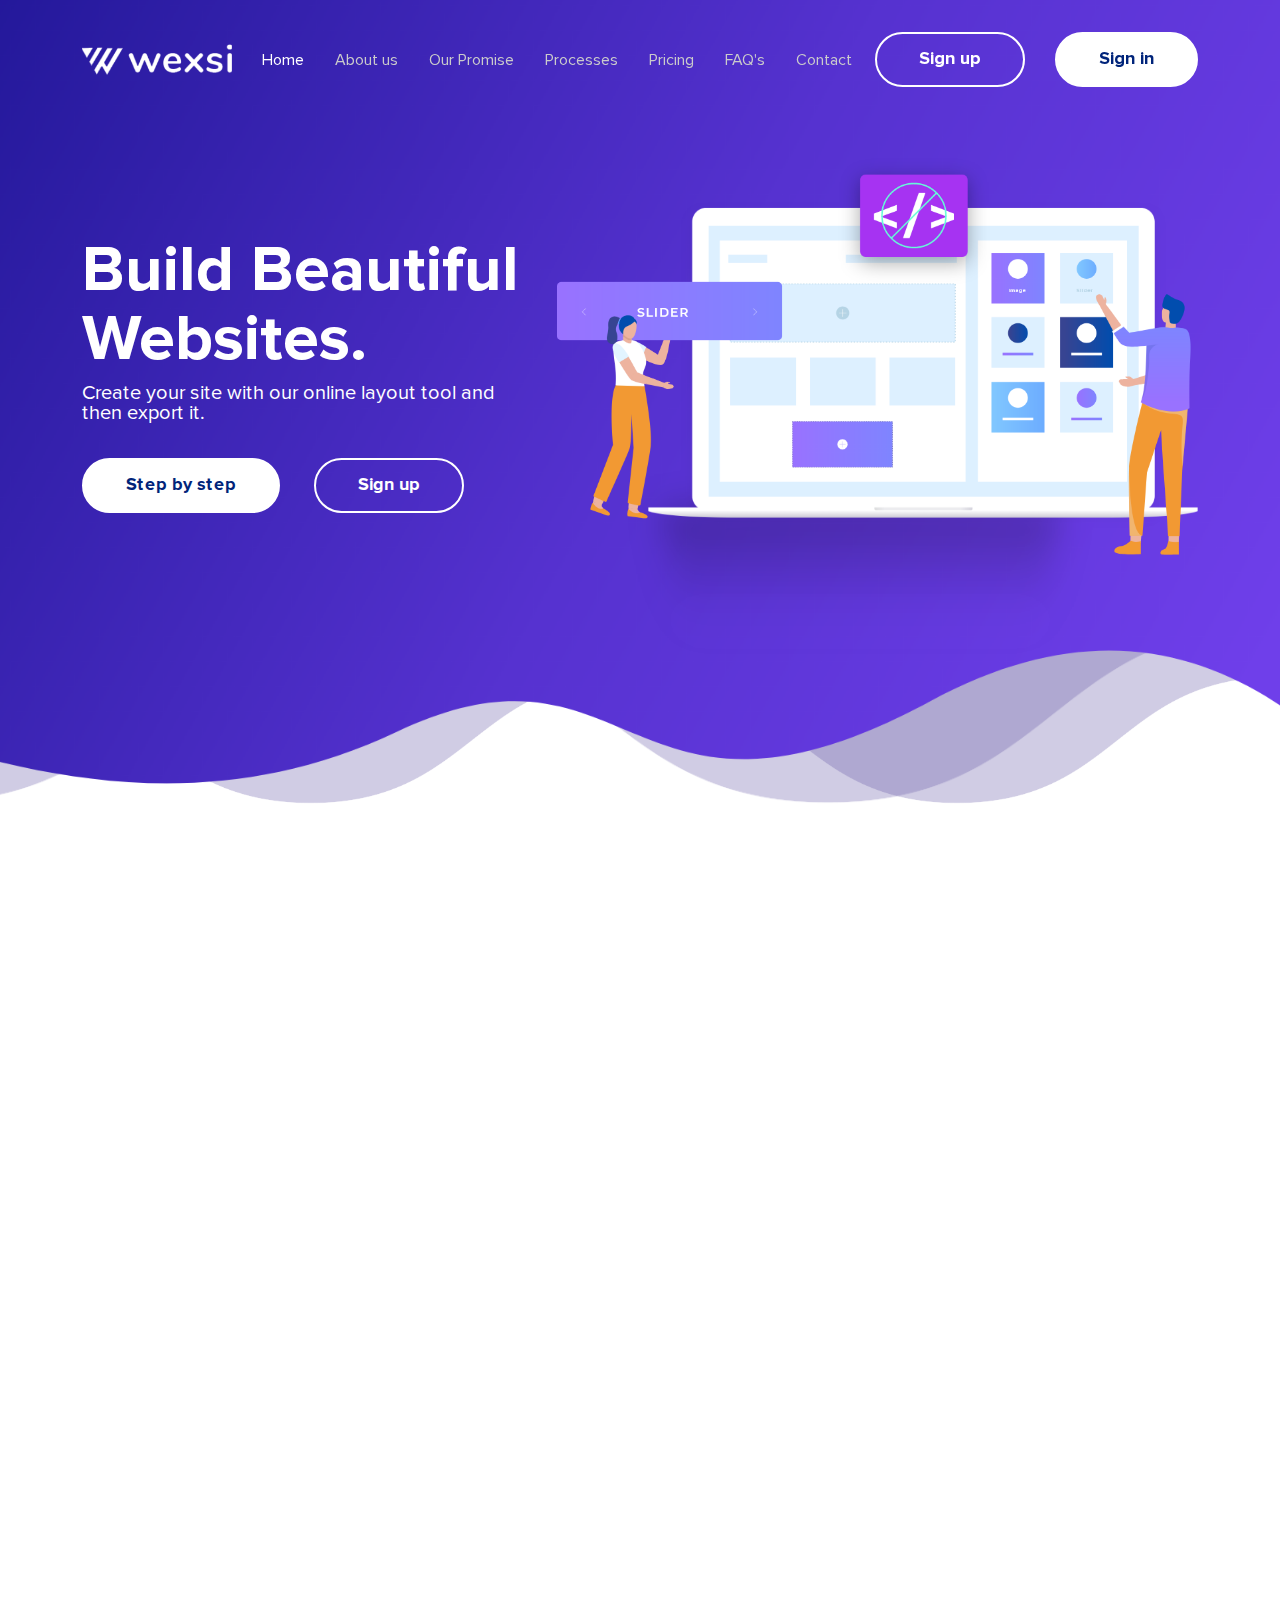
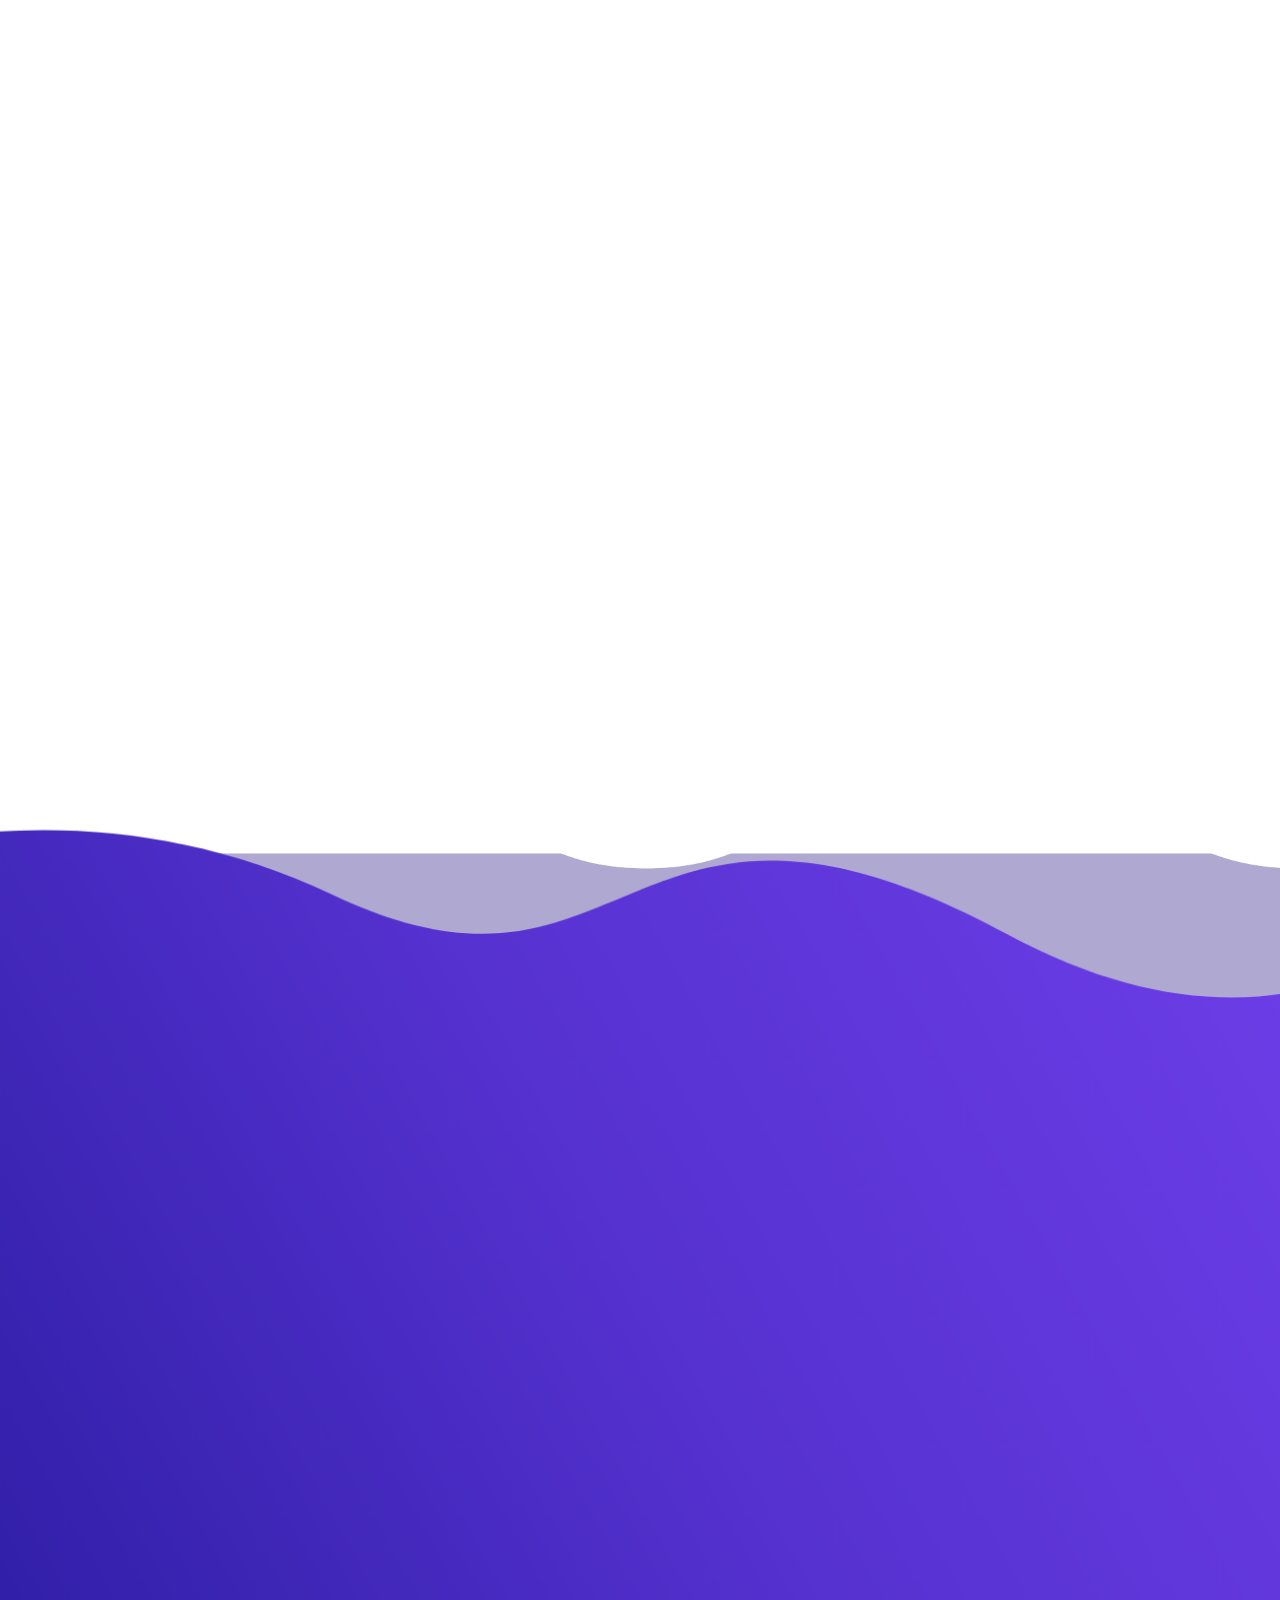
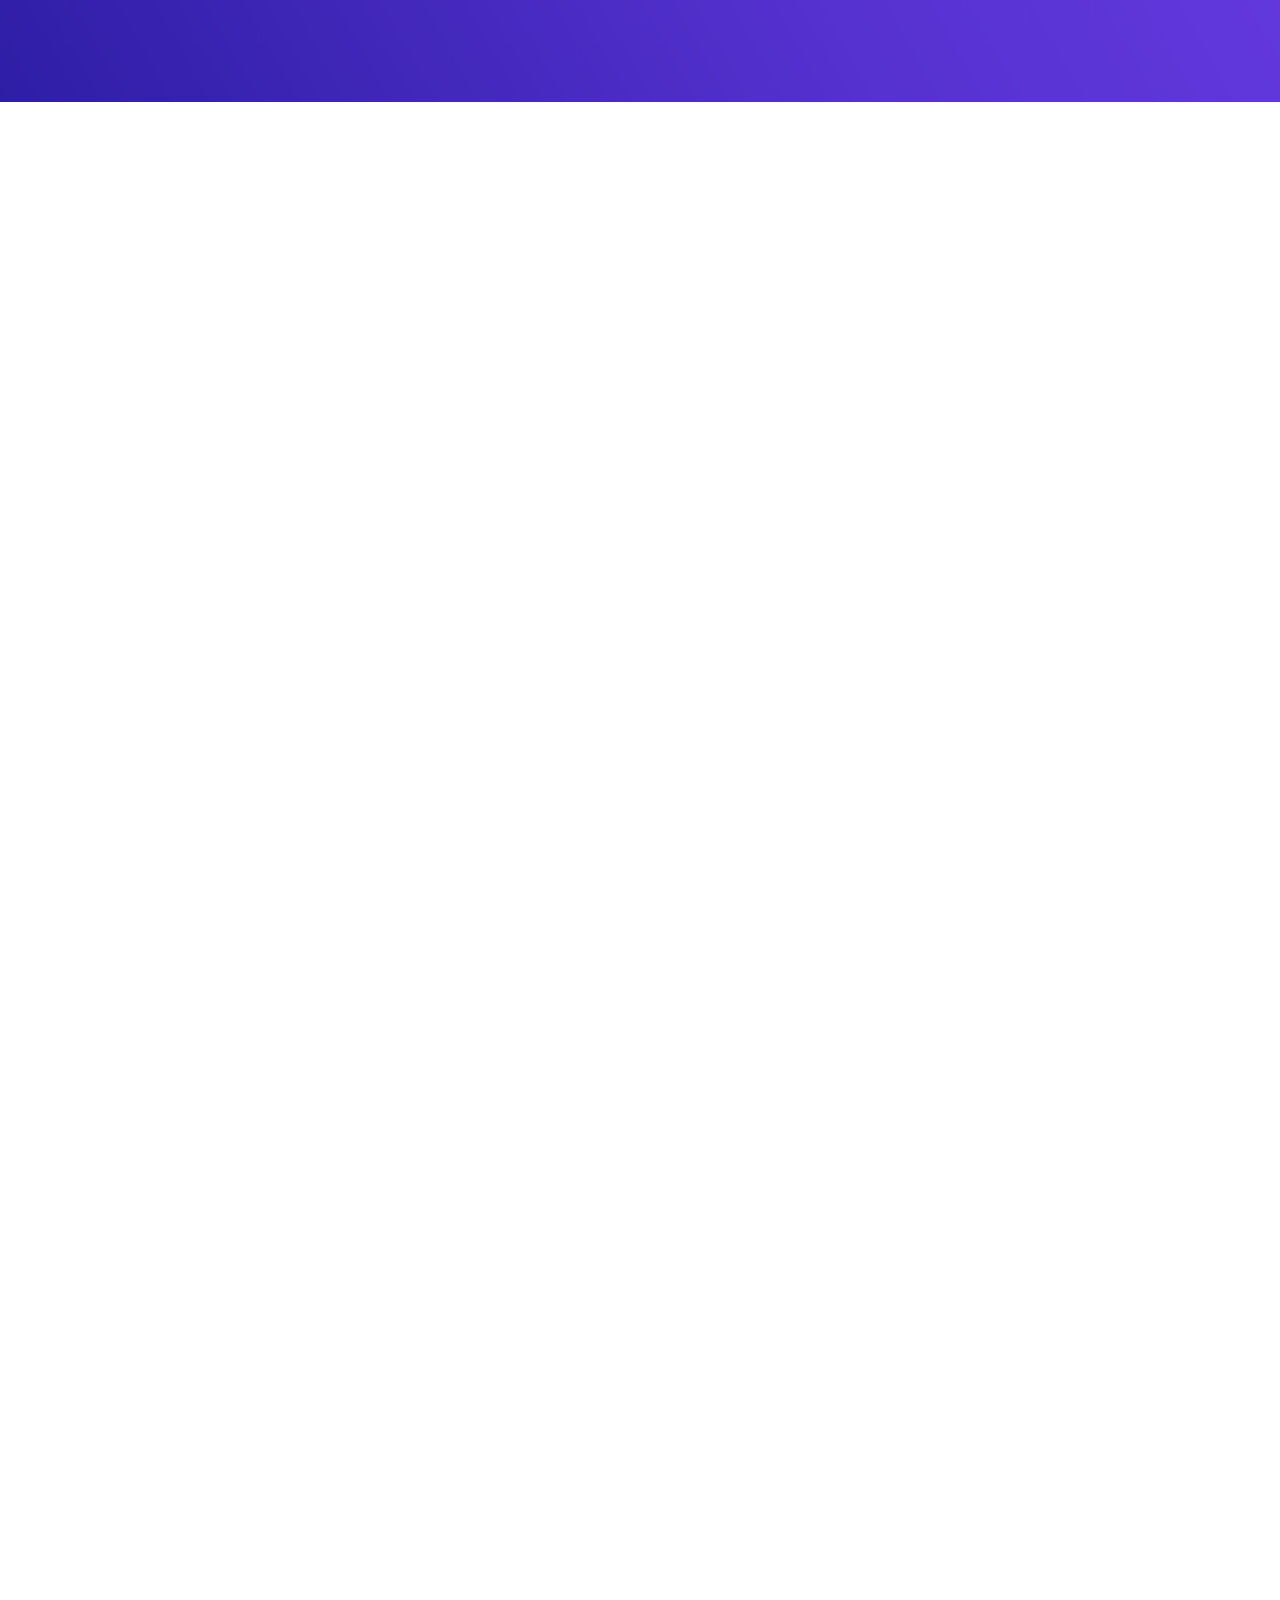
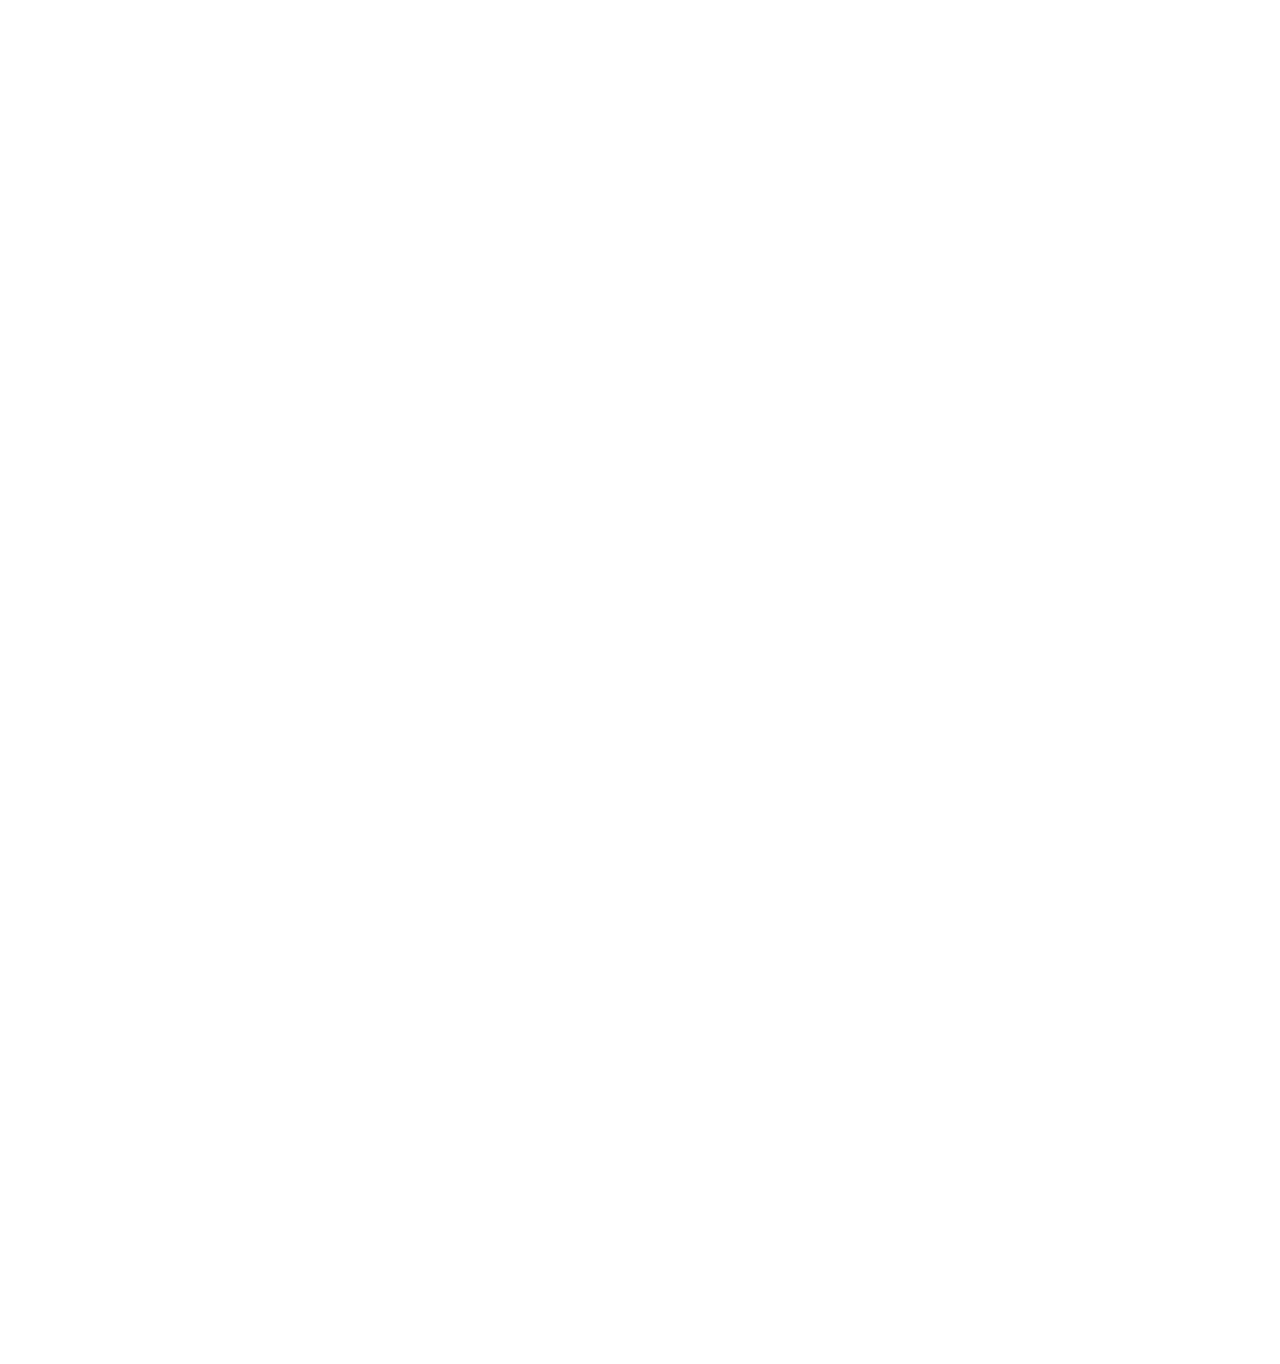
<file: index.html>
<!DOCTYPE html>
<html lang="en">

<head>
    <!-- meta data is here -->
    <meta charset="UTF-8">
    <meta http-equiv="X-UA-Compatible" content="IE=edge">
    <meta name="viewport" content="width=device-width, initial-scale=1.0">
    <!-- page title is here -->
    <title>Build Beautiful Websites.</title>
    <!-- all css links here -->
    <link rel="stylesheet" href="vendors/font-awesome/css/all.min.css">
    <link rel="stylesheet" href="css/bootstrap.min.css">
    <link rel="stylesheet" href="css/animate.css">
    <link rel="stylesheet" href="fonts/font.css">
    <link rel="stylesheet" href="css/style.min.css">
    <!-- favicon here  -->
    <link rel="apple-touch-icon" sizes="180x180" href="img/favicon//apple-touch-icon.png">
    <link rel="icon" type="image/png" sizes="32x32" href="img/favicon//favicon-32x32.png">
    <link rel="icon" type="image/png" sizes="16x16" href="img/favicon//favicon-16x16.png">
    <link rel="manifest" href="img/favicon//site.webmanifest">
    <link rel="mask-icon" href="img/favicon//safari-pinned-tab.svg" color="#5bbad5">
    <meta name="msapplication-TileColor" content="#da532c">
    <meta name="theme-color" content="#ffffff">

</head>

<body>
    <!-- header area html start  -->
    <header class="rkb_header_area wow fadeInDown" data-wow-duration="1s" data-wow-delay=".5s" id="navbar">
        <div class="rkb_top_wrapper ">
            <nav class="navbar navbar-expand-lg">
                <div class="container container_1680">
                    <a class="navbar-brand" href="index.html">
                        <div class="logo_img">
                            <img src="img/logo/logo.png" alt="#" srcset="img/logo/logo@2x.png 2x"
                                class="rkb_main_logo img-fluid ">

                            <img src="img/logo/wexsillogo.png" alt="#" srcset="img/logo/wexsillogo_black@2x.png 2x" class="rkb_sticky_logo img-fluid">
                        </div>
                    </a> 
                    <div class="mobile_collaps_icon d-flex align-items-center">
                        <button class="navbar-toggle collapsed d-lg-none" type="button" data-bs-toggle="collapse"
                            data-bs-target="#navbarNavAltMarkup" aria-controls="navbarNavAltMarkup"
                            aria-expanded="false" aria-label="Toggle navigation">
                            <span class="icon-bar"></span>
                            <span class="icon-bar"></span>
                            <span class="icon-bar"></span>
                        </button>
                    </div> 
                    <div class="collapse navbar-collapse " id="navbarNavAltMarkup">
                        <ul class="navbar-nav rkb_navbar-nav ms-auto mb-2 mb-lg-0">
                            <li class="nav-item active">
                                <a class="nav-link " aria-current="page" href="index.html">Home</a>
                            </li>
                            <li class="nav-item">
                                <a class="nav-link" href="about.html">About us </a>
                            </li>
                            <li class="nav-item">
                                <a class="nav-link" href="our_promise.html">Our Promise</a>
                            </li>
                            <li class="nav-item">
                                <a class="nav-link" href="progress.html">Processes</a>
                            </li>
                            <li class="nav-item">
                                <a class="nav-link" href="our_pricing.html">Pricing</a>
                            </li>
                            <li class="nav-item">
                                <a class="nav-link" href="faq.html"> FAQ's </a>
                            </li>
                            <li class="nav-item">
                                <a class="nav-link" href="contact_us.html">Contact</a>
                            </li>
                        </ul>
                        <a href="#" class="btn_1 rkb_btn_primary d-none d-xl-block">Sign up</a>
                        <a href="#" class="btn_2 rkb_btn_primary ">Sign in</a>
                    </div>
                </div>
            </nav>
        </div>
    </header>
    <!-- header area html end -->
    <!-- hero area html start  -->
    <section class="rkb_hero_area  ">
        <div class="hero_wrapper">
            <div class="container container_1680">
                <div class="row align-items-center">
                    <div class="col-lg-5 col-md-6  order-md-1 order-2  ">
                        <div class="rkb_hero_contant wow fadeInLeft" data-wow-duration="1s" data-wow-delay=".5s">
                            <h1 class="rkb_hero_title">Build Beautiful
                                Websites.
                            </h1>
                            <p class="rkb_hero_description">Create your site with our online layout tool and then export
                                it.</p>
                            <a href="#" class="btn_2 btn_3 rkb_btn_primary">Step by step</a>
                            <a href="#" class="btn_1 rkb_btn_primary">Sign up</a>
                        </div>
                    </div>
                    <div class="col-lg-7 col-md-6 order-md-2 order-1">
                        <div class="rkb_hero_img wow fadeInRight" data-wow-duration="1s" data-wow-delay=".5s">
                            <img src="img/side_img/hero_right.png" class="img-fluid" alt="hero_img">
                        </div>
                    </div>
                </div>
            </div>
        </div>
    </section>
    <!-- hero area html end  -->
    <!-- text box html start  -->
    <section class="rkb_text_box rkb_section_padding">
        <div class="container">
            <div class="row align-items-center">
                <div class="col-xl-6 col-md-6">
                    <div class="rkb_img_box">
                        <div class="text_img_1 wow fadeInDown" data-wow-duration="1s" data-wow-delay=".5s">
                            <img src="img/side_img/text_box_1.png" class="img-fluid " alt="text_box_1">
                        </div>
                    </div>
                </div>
                <div class="col-xl-6 col-md-6">
                    <div class="rkb_text_box wow fadeInRight" data-wow-duration="1s" data-wow-delay=".5s">
                        <span class="text_box_sub_title">AWARD-WINNING WEBSITE DESIGN</span>
                        <h2 class="rkb_text_box_title">Look like an expert right
                            from the start.</h2>
                        <p class="rkb_text_box_description ">
                            Our award-winning templates are the most beautiful way to <br>
                            present your ideas online. Stand out with a professional website,<br>
                            portfolio, or online store.</p>
                        <a href="#" class="btn_4 rkb_btn_primary">Learn More</a>
                    </div>
                </div>
            </div>

            <div class="row flex-row-reverse align-items-center">
                <div class="col-xl-6 col-md-6">
                    <div class="rkb_img_box_2">
                        <div class="text_img_2 wow fadeInDown" data-wow-duration="1s" data-wow-delay=".5s">
                            <img src="img/side_img/text_box_2.png" class="img-fluid  text_img_r" alt="text_box_2">
                        </div>
                    </div>
                </div>
                <div class="col-xl-6 col-md-6">
                    <div class="rkb_text_box wow fadeInRight" data-wow-duration="1s" data-wow-delay=".5s">
                        <span class="rkb_text_box_sub_title">COMPLETE FREEDOM</span>
                        <h2 class="rkb_text_box_title">The Freedom to Create
                            the Websites You Want.</h2>
                        <p class="rkb_text_box_description ">
                            Start from scratch or choose from large catalog of templates to <br>
                            make your own website. With the world's most innovative drag <br>
                            and drop website builder, you can customize or change anything. <br>
                            With the Architect, you can create your own professional website <br>
                            that looks stunning.</p>
                        <a href="#" class="btn_4 rkb_btn_primary">Learn More</a>
                    </div>
                </div>
            </div>
            <div class="row align-items-center">
                <div class="col-xl-6 col-md-6">
                    <div class="rkb_img_box">
                        <div class="text_img_1 wow fadeInDown" data-wow-duration="1s" data-wow-delay=".5s">
                            <img src="img/side_img/text_box_3.png" class="img-fluid " alt="look">
                        </div>
                    </div>
                </div>
                <div class="col-xl-6 col-md-6">
                    <div class="rkb_text_box wow fadeInRight" data-wow-duration="1s" data-wow-delay=".5s">
                        <span class="rkb_text_box_sub_title">AWARD-WINNING WEBSITE DESIGN</span>
                        <h2 class="rkb_text_box_title">Look like an expert right
                            from the start.</h2>
                        <p class="rkb_text_box_description ">
                            Our award-winning templates are the most beautiful way to <br>
                            present your ideas online. Stand out with a professional website,<br>
                            portfolio, or online store.</p>
                        <a href="#" class="btn_4 rkb_btn_primary">Learn More</a>
                    </div>
                </div>
            </div>
        </div>
    </section>
    <!-- text area html end  -->
    <!-- pricing_plan section html start  -->
    <section class=" rkb_pricing_area rkb_section_margin_bottom rkb_padding_top_130">
        <div class="container">
            <div class="row gx-xl-5">
                <div class="col_xl-12">
                    <div class="rkb_section_title text-center wow fadeInDown" data-wow-duration="1s" data-wow-delay=".5s">
                        <h2 class="rkb_title_heading text-white">Our Pricing Plan</h2>
                        <p class="  text-white">
                            Start from scratch or choose from large catalog of templates to make your own website.
                            <br>
                            With the world's most innovative drag and drop website builder.
                        </p>
                    </div>
                </div>
                <div class="col-lg-6 col-md-6">
                    <div class="rkb_pricing_box ms-xl-auto me-xl-3 bg-white text-center wow fadeInLeft" data-wow-duration="1s" data-wow-delay=".5s">
                        <div class="rkb_pricing_box_title">
                            <span class="rkb_pricing_box_span">FREE</span>
                            <h3 class="rkb_pricing_box_heading">Sign up for free</h3>
                            <a href="#" class="btn_5 rkb_btn_primary ">Get Started Now</a>
                        </div>
                        <div class="rkb_pricing_list text-start">
                            <ul class="rkb_pricing_ul">
                                <li class="rkb_pricing_li">
                                    <i class="fas fa-check-circle rkb_check"></i>
                                    Start now, and see our dashboard <br>
                                    and see all the tools that we have <br>
                                    to layout.
                                </li>
                                <li class="rkb_pricing_li">
                                    <i class="fas fa-times-circle rkb_times"></i> You can't export.
                                </li>
                            </ul>
                        </div>
                    </div>
                </div>
                <div class="col-lg-6 col-md-6">
                    <div class="rkb_pricing_box me-xl-auto ms-xl-3 bg-white text-center wow fadeInRight" data-wow-duration="1s" data-wow-delay=".5s">
                        <div class="rkb_pricing_box_title">
                            <span class="rkb_pricing_box_span">premium</span>
                            <h3 class="rkb_pricing_box_heading">$39.99 USD</h3>
                            <a href="#" class="btn_6 rkb_btn_primary">Get Started Now</a>
                        </div>
                        <div class="rkb_pricing_list text-start">
                            <ul class="rkb_pricing_ul">
                                <li class="rkb_pricing_li">
                                    <i class="fas fa-check-circle rkb_check"></i> Use our tools.
                                </li>
                                <li class="rkb_pricing_li">
                                    <i class="fas fa-check-circle rkb_check"></i> Use our tools.
                                </li>
                                <li class="rkb_pricing_li">
                                    <i class="fas fa-check-circle rkb_check"></i> Export your project.
                                </li>
                                <li class="rkb_pricing_li">
                                    <i class="fas fa-check-circle rkb_check"></i> Export your project.
                                </li>
                                <li class="rkb_pricing_li">
                                    <i class="fas fa-times-circle rkb_times"></i> You can't export.
                                </li>
                            </ul>
                        </div>
                    </div>
                </div>
            </div>
        </div>
    </section>
    <!-- pricing_plan section html end  -->
    <!-- Client section html start  -->
    <section class="rkb_section_padding wow fadeInDown" data-wow-duration="1s" data-wow-delay=".5s">
        <div class="container">
            <div class="row justify-content-center">
                <div class="col-lg-8">
                    <div class="rkb_section_title text-center wow fadeInDown" data-wow-duration="1s" data-wow-delay=".5s">
                        <h2 class="rkb_title_heading ">Whats Our Client Saying</h2>
                        <p>
                            Start from scratch or choose from large catalog of templates to make your own website.
                            <br>
                            With the world's most innovative drag and drop website builder.
                        </p>
                    </div>
                </div>
            </div>
            <div class="row g-0 justify-content-center">
                <div class="col-xl-4 col-lg-6 col-md-6">
                    <div class="rkb_clint_wrapper  mt-xl-60 wow fadeInDown" data-wow-duration="1s" data-wow-delay=".5s">
                        <div class="rkb_stars ">
                            <span class="fa fa-star checked"></span>
                            <span class="fa fa-star checked"></span>
                            <span class="fa fa-star checked"></span>
                            <span class="fa fa-star checked"></span>
                            <span class="fa fa-star"></span>
                        </div>
                        <h5 class="rkb_client_heading fw-bold">Lorem ipsum dolor sit amet.</h5>
                        <p class="rkb_client_desc">
                            Lorem ipsum dolor sit amet, consectetur adipiscing
                            elit. Mauris pharetra erat lorem, non accumsan
                            neque pharetra nec. Phasellus eu dolor mollis,
                            tempor magna id, accumsan dolor. Praesent quis
                            consectetur turpis. Proin at met.
                        </p>
                        <h6 class="rkb_client_title">Mark Parker;<span class="rkb_client_title_span fw-light"> UI
                                Designer</span></h6>
                    </div>
                </div>
                <div class="col-xl-4 col-lg-6 col-md-6">
                    <div class="rkb_clint_wrapper mt-xl-30 wow fadeInDown" data-wow-duration="1s" data-wow-delay=".5s">
                        <div class="rkb_stars ">
                            <span class="fa fa-star checked"></span>
                            <span class="fa fa-star checked"></span>
                            <span class="fa fa-star checked"></span>
                            <span class="fa fa-star checked"></span>
                            <span class="fa fa-star"></span>
                        </div>
                        <h5 class="rkb_client_heading fw-bold">Lorem ipsum dolor sit amet.</h5>
                        <p class="rkb_client_desc">
                            Lorem ipsum dolor sit amet, consectetur adipiscing
                            elit. Mauris pharetra erat lorem, non accumsan
                            neque pharetra nec. Phasellus eu dolor mollis,
                            tempor magna id, accumsan dolor. Praesent quis
                            consectetur turpis. Proin at met.
                        </p>
                        <h6 class="rkb_client_title">Mark Parker;<span class="rkb_client_title_span fw-light"> UI
                                Designer</span></h6>
                    </div>
                </div>
                <div class="col-xl-4 col-lg-6 col-md-6">
                    <div class="rkb_clint_wrapper wow fadeInDown" data-wow-duration="1s" data-wow-delay=".5s">
                        <div class="rkb_stars ">
                            <span class="fa fa-star checked"></span>
                            <span class="fa fa-star checked"></span>
                            <span class="fa fa-star checked"></span>
                            <span class="fa fa-star checked"></span>
                            <span class="fa fa-star"></span>
                        </div>
                        <h5 class="rkb_client_heading fw-bold">Lorem ipsum dolor sit amet.</h5>
                        <p class="rkb_client_desc">
                            Lorem ipsum dolor sit amet, consectetur adipiscing
                            elit. Mauris pharetra erat lorem, non accumsan
                            neque pharetra nec. Phasellus eu dolor mollis,
                            tempor magna id, accumsan dolor. Praesent quis
                            consectetur turpis. Proin at met.
                        </p>
                        <h6 class="rkb_client_title">Mark Parker;<span class="rkb_client_title_span fw-light"> UI
                                Designer</span></h6>
                    </div>
                </div>
                <div class="col-xl-4 col-lg-6 col-md-6">
                    <div class="rkb_clint_wrapper wow fadeInDown" data-wow-duration="1s" data-wow-delay=".5s">
                        <div class="rkb_stars ">
                            <span class="fa fa-star checked"></span>
                            <span class="fa fa-star checked"></span>
                            <span class="fa fa-star checked"></span>
                            <span class="fa fa-star checked"></span>
                            <span class="fa fa-star"></span>
                        </div>
                        <h5 class="rkb_client_heading fw-bold">Lorem ipsum dolor sit amet.</h5>
                        <p class="rkb_client_desc">
                            Lorem ipsum dolor sit amet, consectetur adipiscing
                            elit. Mauris pharetra erat lorem, non accumsan
                            neque pharetra nec. Phasellus eu dolor mollis,
                            tempor magna id, accumsan dolor. Praesent quis
                            consectetur turpis. Proin at met.
                        </p>
                        <h6 class="rkb_client_title">Mark Parker;<span class="rkb_client_title_span fw-light"> UI
                                Designer</span></h6>
                    </div>
                </div>
                <div class="col-xl-4 col-lg-6 col-md-6">
                    <div class="rkb_clint_wrapper mt-xl-n10 wow fadeInDown" data-wow-duration="1s" data-wow-delay=".5s">
                        <div class="rkb_stars ">
                            <span class="fa fa-star checked"></span>
                            <span class="fa fa-star checked"></span>
                            <span class="fa fa-star checked"></span>
                            <span class="fa fa-star checked"></span>
                            <span class="fa fa-star"></span>
                        </div>
                        <h5 class="rkb_client_heading fw-bold">Lorem ipsum dolor sit amet.</h5>
                        <p class="rkb_client_desc">
                            Lorem ipsum dolor sit amet, consectetur adipiscing
                            elit. Mauris pharetra erat lorem, non accumsan
                            neque pharetra nec. Phasellus eu dolor mollis,
                            tempor magna id, accumsan dolor. Praesent quis
                            consectetur turpis. Proin at met.
                        </p>
                        <h6 class="rkb_client_title">Mark Parker;<span class="rkb_client_title_span fw-light"> UI
                                Designer</span></h6>
                    </div>
                </div>
                <div class="col-xl-4 col-lg-6 col-md-6">
                    <div class="rkb_clint_wrapper mt-xl-n20 wow fadeInDown" data-wow-duration="1s" data-wow-delay=".5s">
                        <div class="rkb_stars ">
                            <span class="fa fa-star checked"></span>
                            <span class="fa fa-star checked"></span>
                            <span class="fa fa-star checked"></span>
                            <span class="fa fa-star checked"></span>
                            <span class="fa fa-star"></span>
                        </div>
                        <h5 class="rkb_client_heading fw-bold">Lorem ipsum dolor sit amet.</h5>
                        <p class="rkb_client_desc">
                            Lorem ipsum dolor sit amet, consectetur adipiscing
                            elit. Mauris pharetra erat lorem, non accumsan
                            neque pharetra nec. Phasellus eu dolor mollis,
                            tempor magna id, accumsan dolor. Praesent quis
                            consectetur turpis. Proin at met.
                        </p>
                        <h6 class="rkb_client_title">Mark Parker;<span class="rkb_client_title_span fw-light"> UI
                                Designer</span></h6>
                    </div>
                </div>
                <div class="col-xl-4 col-lg-6 col-md-6">
                    <div class="rkb_clint_wrapper wow fadeInDown" data-wow-duration="1s" data-wow-delay=".5s">
                        <div class="rkb_stars ">
                            <span class="fa fa-star checked"></span>
                            <span class="fa fa-star checked"></span>
                            <span class="fa fa-star checked"></span>
                            <span class="fa fa-star checked"></span>
                            <span class="fa fa-star"></span>
                        </div>
                        <h5 class="rkb_client_heading fw-bold">Lorem ipsum dolor sit amet.</h5>
                        <p class="rkb_client_desc">
                            Lorem ipsum dolor sit amet, consectetur adipiscing
                            elit. Mauris pharetra erat lorem, non accumsan
                            neque pharetra nec. Phasellus eu dolor mollis,
                            tempor magna id, accumsan dolor. Praesent quis
                            consectetur turpis. Proin at met.
                        </p>
                        <h6 class="rkb_client_title">Mark Parker;<span class="rkb_client_title_span fw-light"> UI
                                Designer</span></h6>
                    </div>
                </div>
                <div class="col-xl-4 col-lg-6 col-md-6">
                    <div class="rkb_clint_wrapper mt-xl-n10 wow fadeInDown" data-wow-duration="1s" data-wow-delay=".5s">
                        <div class="rkb_stars ">
                            <span class="fa fa-star checked"></span>
                            <span class="fa fa-star checked"></span>
                            <span class="fa fa-star checked"></span>
                            <span class="fa fa-star checked"></span>
                            <span class="fa fa-star"></span>
                        </div>
                        <h5 class="rkb_client_heading fw-bold">Lorem ipsum dolor sit amet.</h5>
                        <p class="rkb_client_desc">
                            Lorem ipsum dolor sit amet, consectetur adipiscing
                            elit. Mauris pharetra erat lorem, non accumsan
                            neque pharetra nec. Phasellus eu dolor mollis,
                            tempor magna id, accumsan dolor. Praesent quis
                            consectetur turpis. Proin at met.
                        </p>
                        <h6 class="rkb_client_title">Mark Parker;<span class="rkb_client_title_span fw-light"> UI
                                Designer</span></h6>
                    </div>
                </div>
            </div>
        </div>
    </section>
    <!-- Client section html end -->
    <!-- footer area html start  -->
    <footer class="rkb_footer_area rkb_footer_margin wow fadeInDown" data-wow-duration="1s" data-wow-delay=".5s">
        <div class="container">
            <div class="row align-items-center">
                <div class="col-xl-12">
                    <!-- cta section -->
                    <div class="rkb_cta bg-white  wow fadeInDown" data-wow-duration="1s" data-wow-delay=".5s">
                        <div class="row   align-items-center">
                            <div class="col-lg-7 order-lg-1  order-2 ">
                                <div class="rkb_section_title wow fadeInLeft" data-wow-duration="1s" data-wow-delay=".5s">
                                    <h2 class="rkb_title_heading">Build your website today</h2>
                                    <p class="rkb_title_desc">
                                        Ut fringilla tortor mauris, nec maximus ipsum feugiat vel. Maecenas quis <br>
                                        interdum lorem. Maecenas sed quam est. Nullam sit amet.
                                    </p>
                                    <a href="#" class="btn_4 rkb_btn_primary">Learn More</a>
                                </div>
                            </div>
                            <div class="col-lg-5   order-lg-2  order-1">
                                <div class="rkb_cta_thumb text-center wow fadeInright" data-wow-duration="1s" data-wow-delay=".5s">
                                    <img src="img/side_img/build_right.png" class="img-fluid rkb_cta_thumb_inner"
                                        alt="cta_thumb">
                                </div>
                            </div>
                        </div>
                    </div>
                </div>
                <div class="col-xl-12">
                    <div class="rkb_footer_info rkb_section_padding">
                        <div class="row">
                            <div class="col-lg-4 col-md-6 col-sm-6">
                                <!-- changes -->
                                <div class="footer_widget_inner wow fadeInDown" data-wow-duration="1s" data-wow-delay=".5s">
                                    <h4 class="rkb_footer_title fw-bold text-white ">Contact Information</h4>
                                    <address>
                                        <ul class="rkb_footer_list">
                                            <li class="rkb_footer_link text-white"> Phone: <a href="tel:34197266900046"
                                                    class="rkb_footer_link_span"> 34197266900046</a>
                                            </li>
                                            <li class="rkb_footer_link text-white"> Email: <a
                                                    href="mailto:support@yourmail.com"
                                                    class="rkb_footer_link_span">support@yourmail.com
                                                </a></li>
                                            <li class="rkb_footer_link text-white">Contact: <a
                                                    href="mailto:support@yourmail.com"
                                                    class="rkb_footer_link_span">info@support.com </a>
                                            </li>
                                        </ul>
                                    </address>
                                </div>
                            </div>
                            <div class="col-lg-3 col-md-6 col-sm-6">
                                <div class="footer_widget_inner wow fadeInDown" data-wow-duration="1s" data-wow-delay=".5s">
                                    <h4 class="rkb_footer_title fw-bold text-white ">Company</h4>
                                    <ul class="rkb_footer_list">
                                        <li><a class="rkb_footer_link text_gray" href="#">About Us </a></li>
                                        <li><a class="rkb_footer_link text_gray" href="#">Careers </a></li>
                                        <li><a class="rkb_footer_link text_gray" href="#">Contact Us </a></li>
                                        <li><a class="rkb_footer_link text_gray" href="#">Terms of Service</a></li>
                                        <li><a class="rkb_footer_link text_gray" href="#">Privacy Policy </a></li>
                                    </ul>
                                </div>
                            </div>
                            <div class="col-lg-3 col-md-6 col-sm-6">
                                <div class="footer_widget_inner wow fadeInDown" data-wow-duration="1s" data-wow-delay=".5s">
                                    <h4 class="rkb_footer_title fw-bold text-white">Resources</h4>
                                    <ul class="rkb_footer_list">
                                        <li><a class="rkb_footer_link text_gray" href="#">Documentation </a></li>
                                        <li><a class="rkb_footer_link text_gray" href="#">24/7 Support </a></li>
                                        <li><a class="rkb_footer_link text_gray" href="#">Community </a></li>
                                        <li><a class="rkb_footer_link text_gray" href="#">Developer Docs </a></li>
                                        <li><a class="rkb_footer_link text_gray" href="#">Affiliates </a></li>
                                    </ul>
                                </div>
                            </div>
                            <div class="col-lg-2 col-md-6 col-sm-6">
                                <div class="footer_widget_inner wow fadeInDown" data-wow-duration="2s" data-wow-delay=".5s">
                                    <h4 class="rkb_footer_title fw-bold text-white">Support</h4>

                                    <ul class="rkb_footer_list">
                                        <li><a class="rkb_footer_link text_gray" href="#">Terms of Sales</a></li>
                                        <li><a class="rkb_footer_link text_gray" href="#">Privacy Policy</a></li>
                                        <li><a class="rkb_footer_link text_gray" href="#">Delivery </a></li>
                                        <li><a class="rkb_footer_link text_gray" href="#">Sitemap </a></li>
                                    </ul>
                                </div>
                            </div>
                        </div>
                    </div>
                </div>
                <div class="col-xl-12">
                    <div class="rkb_copy_right_area text-center ">
                        <p class="rkb_copy_right_desc fw-normal text-white ">Copyright 2021. All Rights Reserved by Us
                        </p>
                    </div>
                </div>
            </div>
        </div>
    </footer>
    <!--footer area html end-->
    <!-- all js is here -->
    <script src="js/jquery-3.5.1.min.js"></script>
    <script src="js/bootstrap.min.js"></script>
    <script src="js/wow.js"></script>
    <script src="js/popper.min.js"></script>
    <script src="js/main.js"></script> 
</body>

</html>
</file>
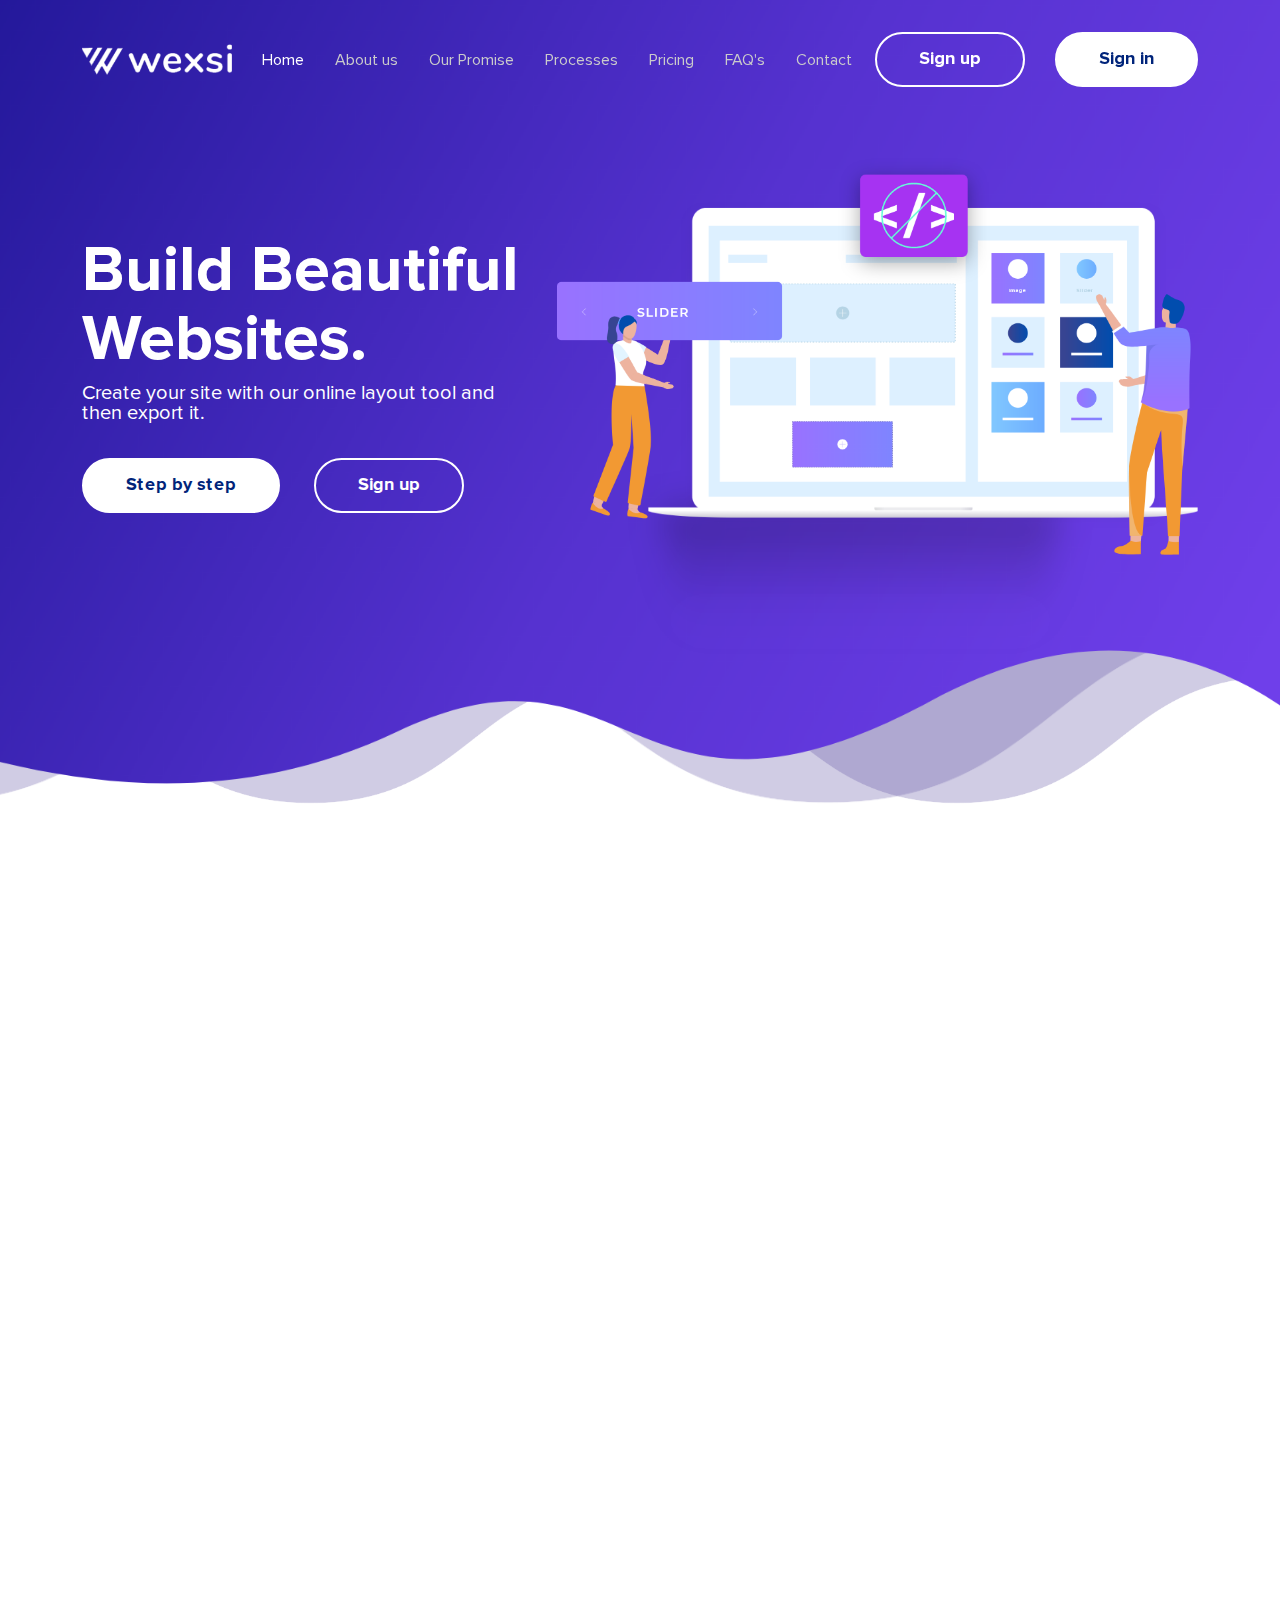
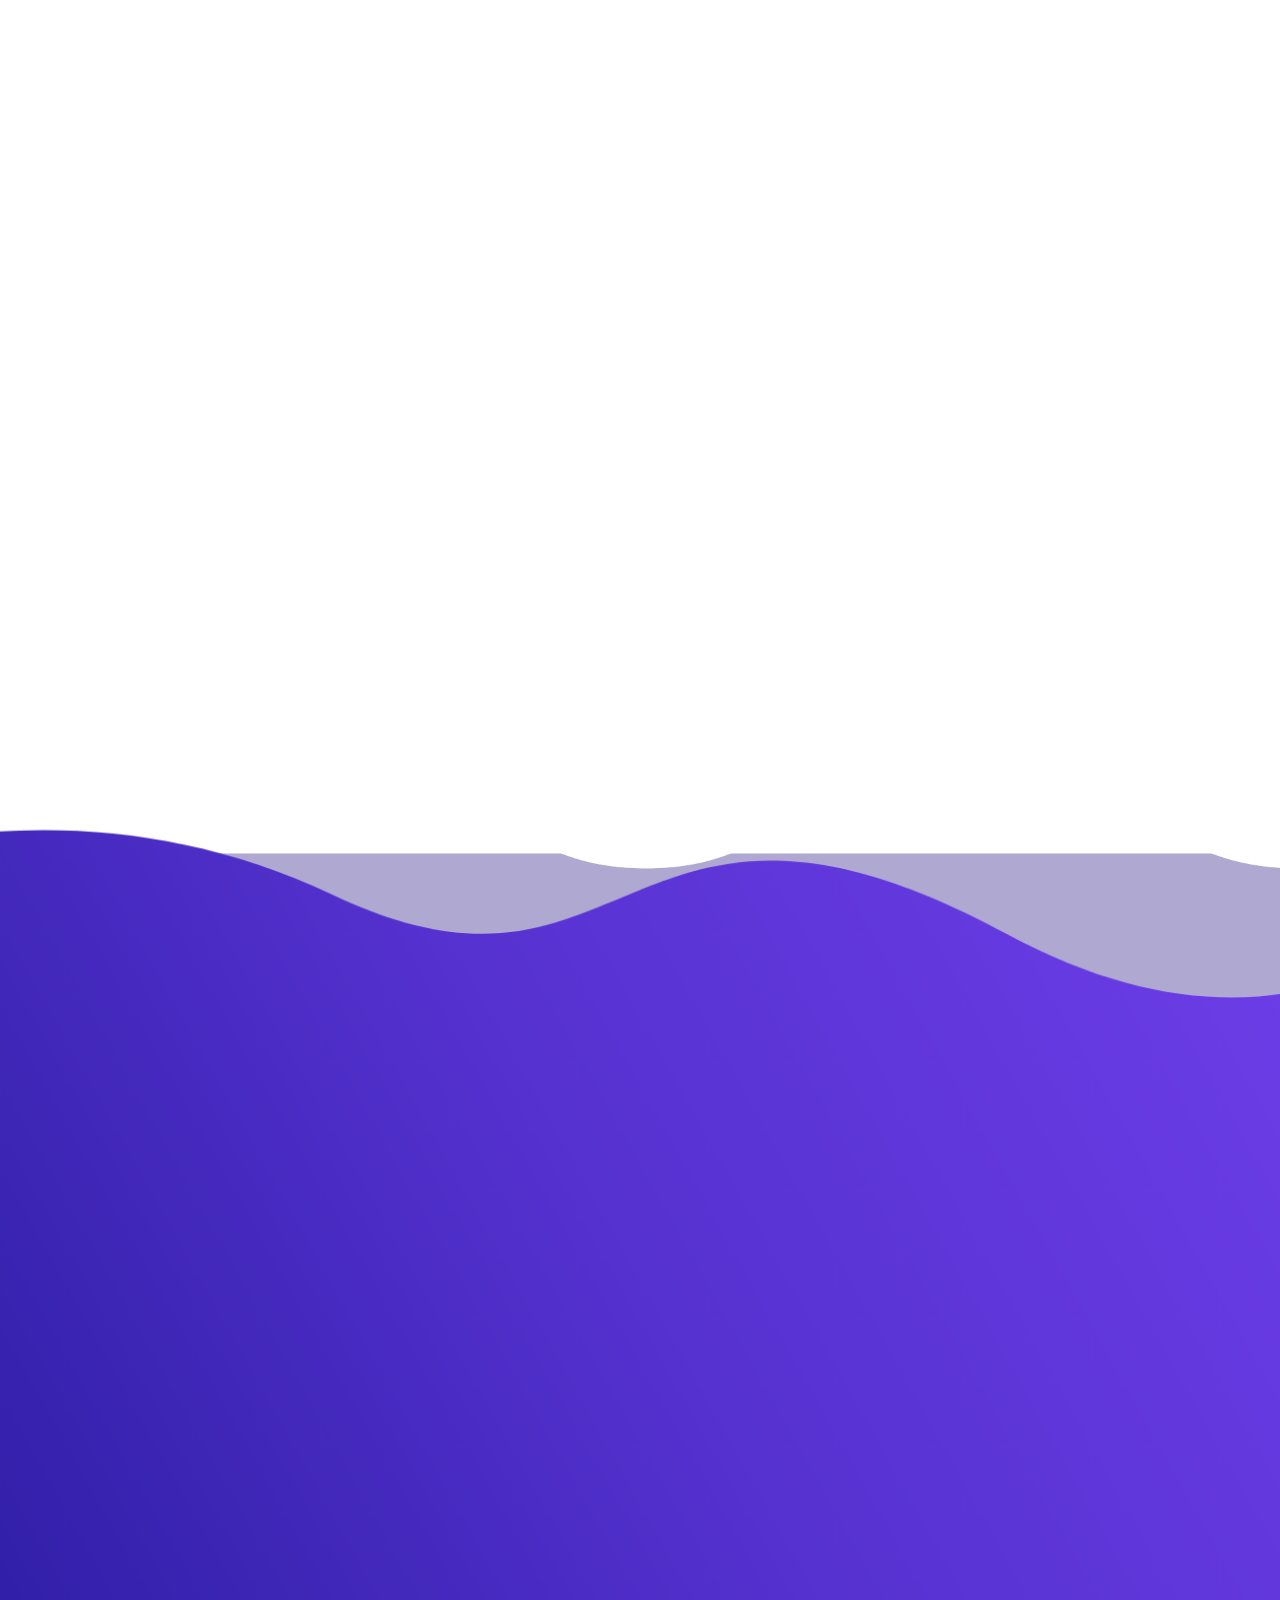
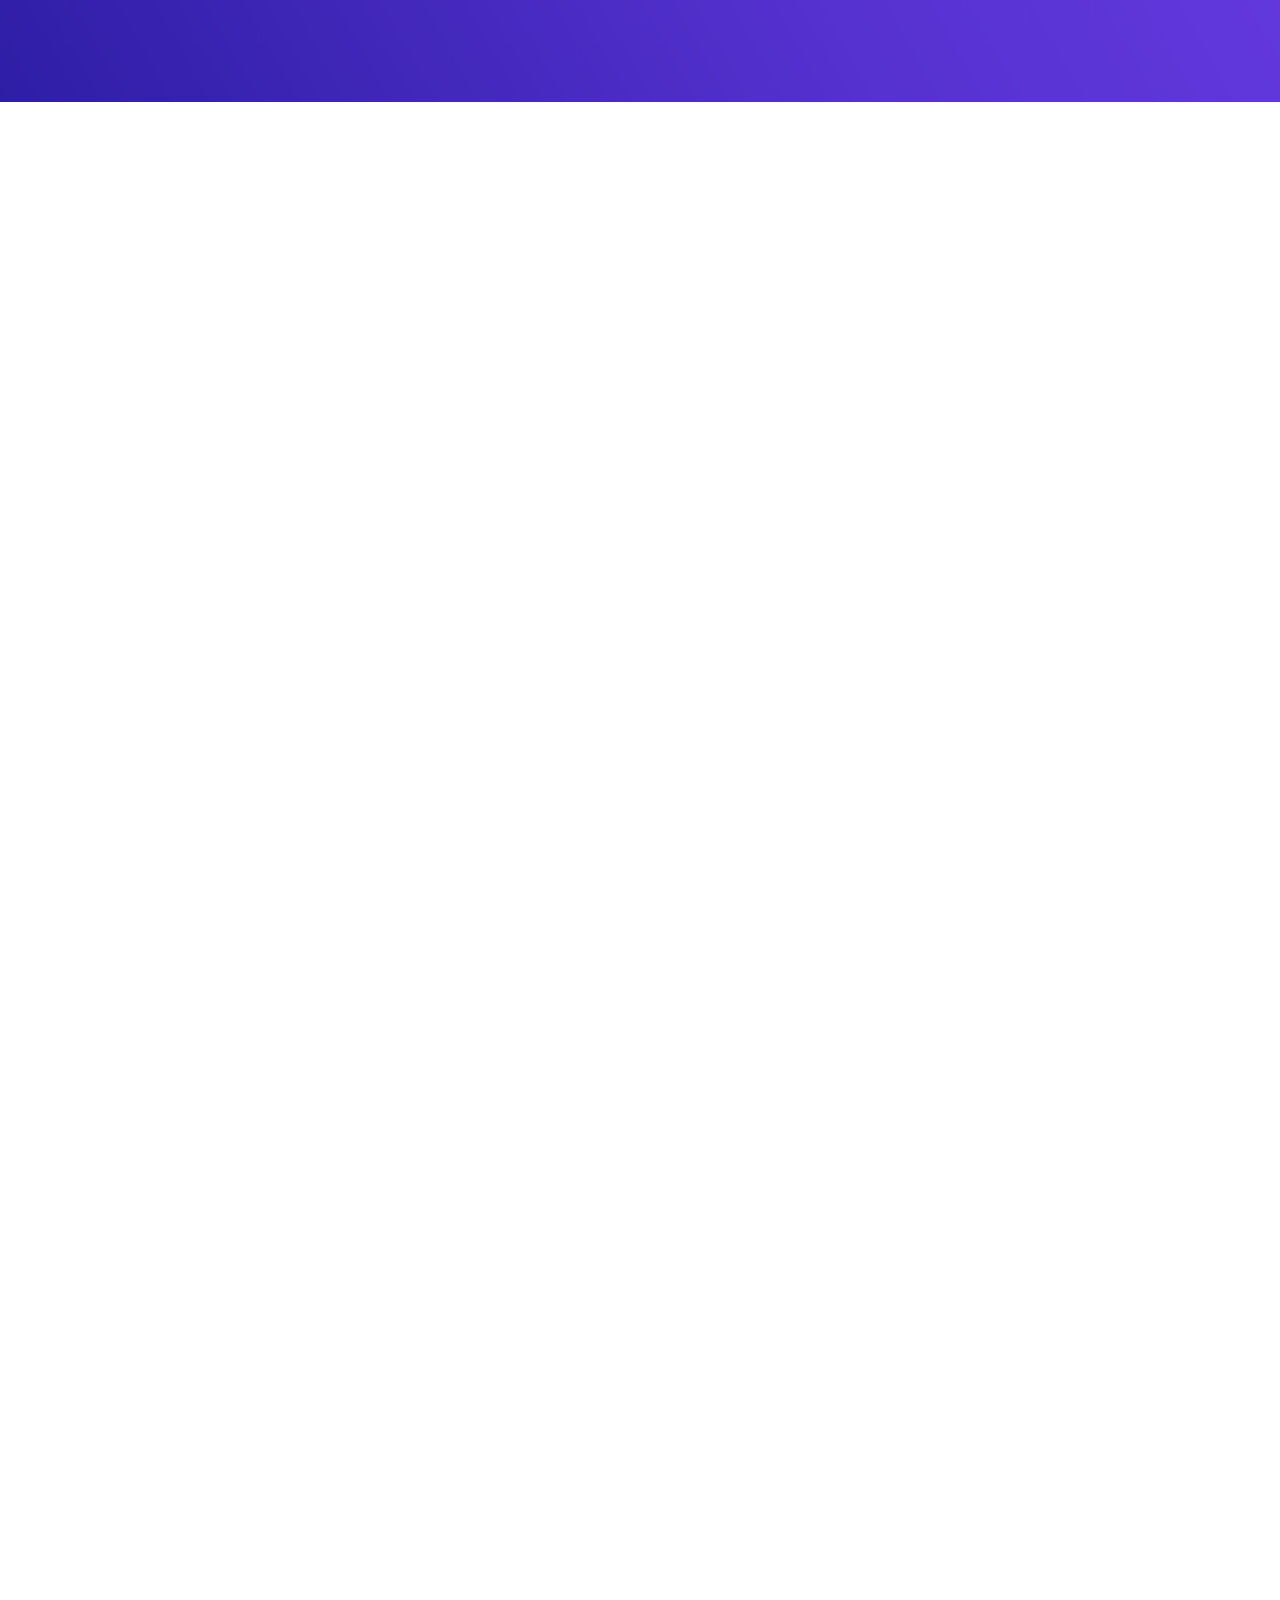
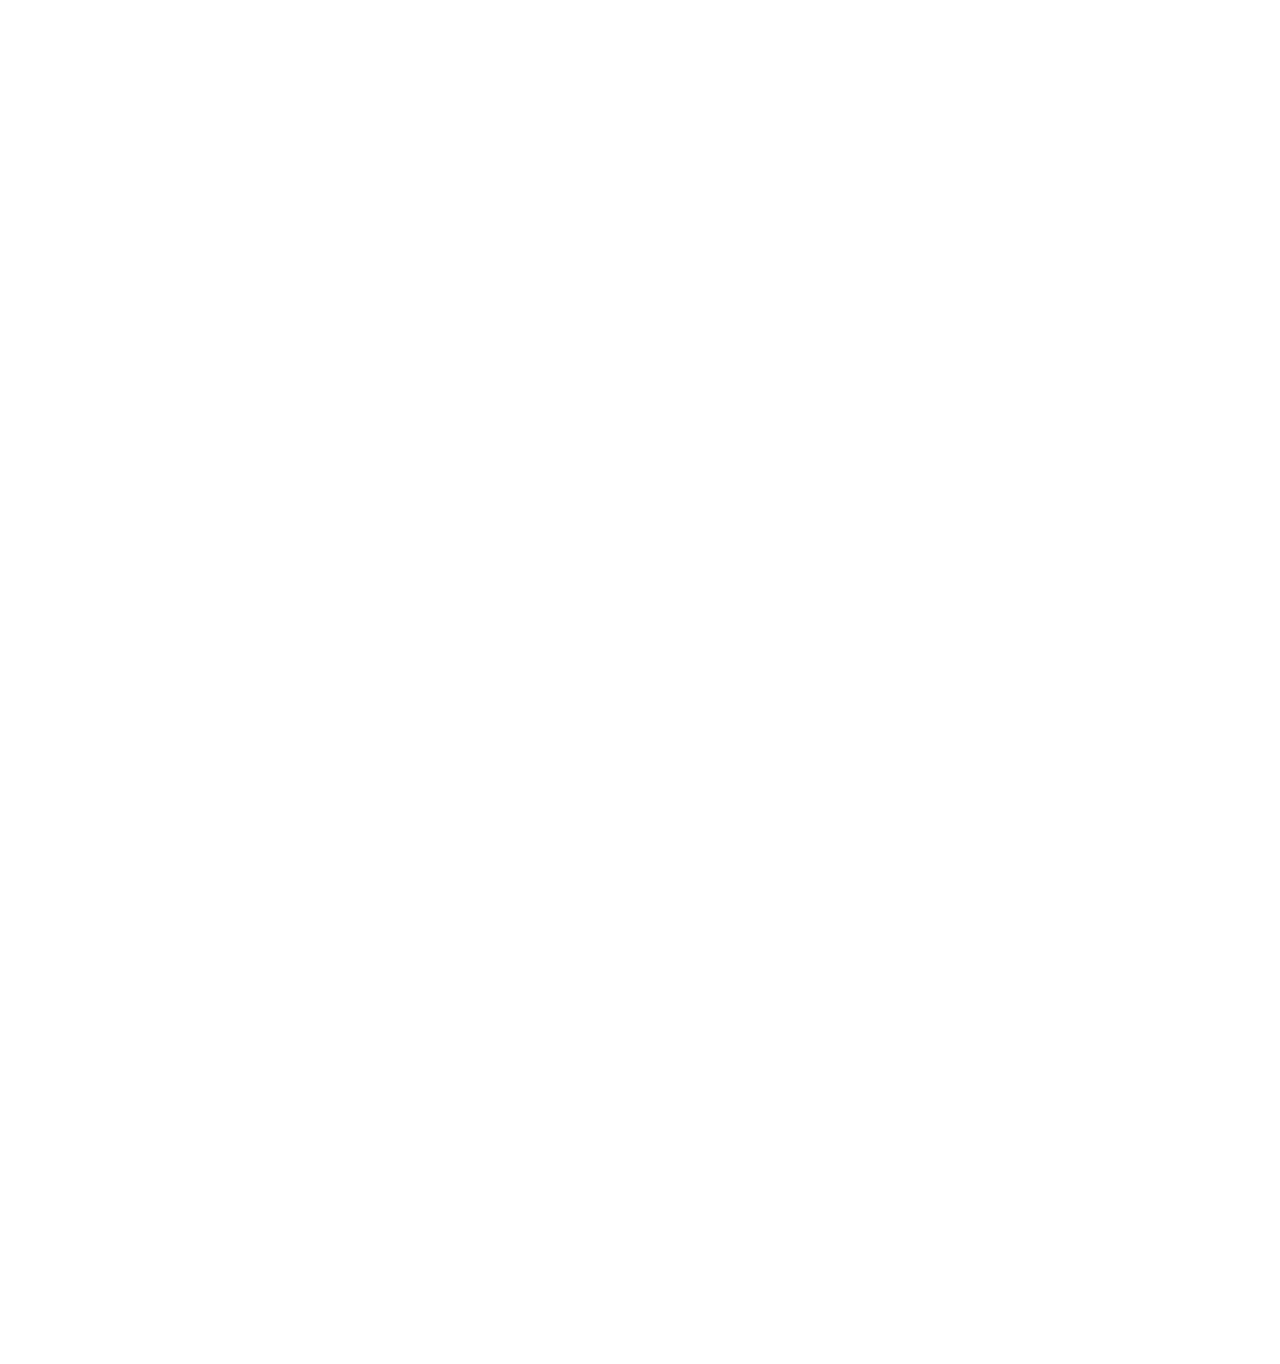
<file: 01_All Pages_V1_wexsi_Ccodding/index.html>
<!DOCTYPE html>
<html lang="en">

<head>
    <!-- meta data is here -->
    <meta charset="UTF-8">
    <meta http-equiv="X-UA-Compatible" content="IE=edge">
    <meta name="viewport" content="width=device-width, initial-scale=1.0">
    <!-- page title is here -->
    <title>Page title here</title>
    <!-- all css links here -->
    <link rel="stylesheet" href="vendors/font-awesome/css/all.min.css">
    <link rel="stylesheet" href="css/bootstrap.min.css">
    <link rel="stylesheet" href="css/animate.css">
    <link rel="stylesheet" href="fonts/font.css">
    <link rel="stylesheet" href="css/style.min.css">
    <!-- favicon here  -->
    <link rel="apple-touch-icon" sizes="180x180" href="img/favicon//apple-touch-icon.png">
    <link rel="icon" type="image/png" sizes="32x32" href="img/favicon//favicon-32x32.png">
    <link rel="icon" type="image/png" sizes="16x16" href="img/favicon//favicon-16x16.png">
    <link rel="manifest" href="img/favicon//site.webmanifest">
    <link rel="mask-icon" href="img/favicon//safari-pinned-tab.svg" color="#5bbad5">
    <meta name="msapplication-TileColor" content="#da532c">
    <meta name="theme-color" content="#ffffff">

</head>

<body>
    <!-- header area html start  -->
    <header class="rkb_header_area wow fadeInDown" data-wow-duration="1s" data-wow-delay=".5s" id="navbar">
        <div class="rkb_top_wrapper ">
            <nav class="navbar navbar-expand-lg">
                <div class="container container_1680">
                    <a class="navbar-brand" href="index.html">
                        <div class="logo_img">
                            <img src="img/logo/logo.png" alt="#" srcset="img/logo/logo@2x.png 2x"
                                class="rkb_main_logo img-fluid ">

                            <img src="img/logo/wexsillogo.png" alt="#" srcset="img/logo/wexsillogo_black@2x.png 2x" class="rkb_sticky_logo img-fluid">
                        </div>
                    </a> 
                    <div class="mobile_collaps_icon d-flex align-items-center">
                        <button class="navbar-toggle collapsed d-lg-none" type="button" data-bs-toggle="collapse"
                            data-bs-target="#navbarNavAltMarkup" aria-controls="navbarNavAltMarkup"
                            aria-expanded="false" aria-label="Toggle navigation">
                            <span class="icon-bar"></span>
                            <span class="icon-bar"></span>
                            <span class="icon-bar"></span>
                        </button>
                    </div> 
                    <div class="collapse navbar-collapse " id="navbarNavAltMarkup">
                        <ul class="navbar-nav rkb_navbar-nav ms-auto mb-2 mb-lg-0">
                            <li class="nav-item active">
                                <a class="nav-link " aria-current="page" href="index.html">Home</a>
                            </li>
                            <li class="nav-item">
                                <a class="nav-link" href="about.html">About us </a>
                            </li>
                            <li class="nav-item">
                                <a class="nav-link" href="our_promise.html">Our Promise</a>
                            </li>
                            <li class="nav-item">
                                <a class="nav-link" href="progress.html">Processes</a>
                            </li>
                            <li class="nav-item">
                                <a class="nav-link" href="our_pricing.html">Pricing</a>
                            </li>
                            <li class="nav-item">
                                <a class="nav-link" href="faq.html"> FAQ's </a>
                            </li>
                            <li class="nav-item">
                                <a class="nav-link" href="contact_us.html">Contact</a>
                            </li>
                        </ul>
                        <a href="#" class="btn_1 rkb_btn_primary d-none d-xl-block">Sign up</a>
                        <a href="#" class="btn_2 rkb_btn_primary ">Sign in</a>
                    </div>
                </div>
            </nav>
        </div>
    </header>
    <!-- header area html end -->
    <!-- hero area html start  -->
    <section class="rkb_hero_area  ">
        <div class="hero_wrapper">
            <div class="container container_1680">
                <div class="row align-items-center">
                    <div class="col-lg-5 col-md-6  order-md-1 order-2  ">
                        <div class="rkb_hero_contant wow fadeInLeft" data-wow-duration="1s" data-wow-delay=".5s">
                            <h1 class="rkb_hero_title">Build Beautiful
                                Websites.
                            </h1>
                            <p class="rkb_hero_description">Create your site with our online layout tool and then export
                                it.</p>
                            <a href="#" class="btn_2 btn_3 rkb_btn_primary">Step by step</a>
                            <a href="#" class="btn_1 rkb_btn_primary">Sign up</a>
                        </div>
                    </div>
                    <div class="col-lg-7 col-md-6 order-md-2 order-1">
                        <div class="rkb_hero_img wow fadeInRight" data-wow-duration="1s" data-wow-delay=".5s">
                            <img src="img/side_img/hero_right.png" class="img-fluid" alt="hero_img">
                        </div>
                    </div>
                </div>
            </div>
        </div>
    </section>
    <!-- hero area html end  -->
    <!-- text box html start  -->
    <section class="rkb_text_box rkb_section_padding">
        <div class="container">
            <div class="row align-items-center">
                <div class="col-xl-6 col-md-6">
                    <div class="rkb_img_box">
                        <div class="text_img_1 wow fadeInDown" data-wow-duration="1s" data-wow-delay=".5s">
                            <img src="img/side_img/text_box_1.png" class="img-fluid " alt="text_box_1">
                        </div>
                    </div>
                </div>
                <div class="col-xl-6 col-md-6">
                    <div class="rkb_text_box wow fadeInRight" data-wow-duration="1s" data-wow-delay=".5s">
                        <span class="text_box_sub_title">AWARD-WINNING WEBSITE DESIGN</span>
                        <h2 class="rkb_text_box_title">Look like an expert right
                            from the start.</h2>
                        <p class="rkb_text_box_description ">
                            Our award-winning templates are the most beautiful way to <br>
                            present your ideas online. Stand out with a professional website,<br>
                            portfolio, or online store.</p>
                        <a href="#" class="btn_4 rkb_btn_primary">Learn More</a>
                    </div>
                </div>
            </div>

            <div class="row flex-row-reverse align-items-center">
                <div class="col-xl-6 col-md-6">
                    <div class="rkb_img_box_2">
                        <div class="text_img_2 wow fadeInDown" data-wow-duration="1s" data-wow-delay=".5s">
                            <img src="img/side_img/text_box_2.png" class="img-fluid  text_img_r" alt="text_box_2">
                        </div>
                    </div>
                </div>
                <div class="col-xl-6 col-md-6">
                    <div class="rkb_text_box wow fadeInRight" data-wow-duration="1s" data-wow-delay=".5s">
                        <span class="rkb_text_box_sub_title">COMPLETE FREEDOM</span>
                        <h2 class="rkb_text_box_title">The Freedom to Create
                            the Websites You Want.</h2>
                        <p class="rkb_text_box_description ">
                            Start from scratch or choose from large catalog of templates to <br>
                            make your own website. With the world's most innovative drag <br>
                            and drop website builder, you can customize or change anything. <br>
                            With the Architect, you can create your own professional website <br>
                            that looks stunning.</p>
                        <a href="#" class="btn_4 rkb_btn_primary">Learn More</a>
                    </div>
                </div>
            </div>
            <div class="row align-items-center">
                <div class="col-xl-6 col-md-6">
                    <div class="rkb_img_box">
                        <div class="text_img_1 wow fadeInDown" data-wow-duration="1s" data-wow-delay=".5s">
                            <img src="img/side_img/text_box_3.png" class="img-fluid " alt="look">
                        </div>
                    </div>
                </div>
                <div class="col-xl-6 col-md-6">
                    <div class="rkb_text_box wow fadeInRight" data-wow-duration="1s" data-wow-delay=".5s">
                        <span class="rkb_text_box_sub_title">AWARD-WINNING WEBSITE DESIGN</span>
                        <h2 class="rkb_text_box_title">Look like an expert right
                            from the start.</h2>
                        <p class="rkb_text_box_description ">
                            Our award-winning templates are the most beautiful way to <br>
                            present your ideas online. Stand out with a professional website,<br>
                            portfolio, or online store.</p>
                        <a href="#" class="btn_4 rkb_btn_primary">Learn More</a>
                    </div>
                </div>
            </div>
        </div>
    </section>
    <!-- text area html end  -->
    <!-- pricing_plan section html start  -->
    <section class=" rkb_pricing_area rkb_section_margin_bottom rkb_padding_top_130">
        <div class="container">
            <div class="row gx-xl-5">
                <div class="col_xl-12">
                    <div class="rkb_section_title text-center wow fadeInDown" data-wow-duration="1s" data-wow-delay=".5s">
                        <h2 class="rkb_title_heading text-white">Our Pricing Plan</h2>
                        <p class="  text-white">
                            Start from scratch or choose from large catalog of templates to make your own website.
                            <br>
                            With the world's most innovative drag and drop website builder.
                        </p>
                    </div>
                </div>
                <div class="col-lg-6 col-md-6">
                    <div class="rkb_pricing_box ms-xl-auto me-xl-3 bg-white text-center wow fadeInLeft" data-wow-duration="1s" data-wow-delay=".5s">
                        <div class="rkb_pricing_box_title">
                            <span class="rkb_pricing_box_span">FREE</span>
                            <h3 class="rkb_pricing_box_heading">Sign up for free</h3>
                            <a href="#" class="btn_5 rkb_btn_primary ">Get Started Now</a>
                        </div>
                        <div class="rkb_pricing_list text-start">
                            <ul class="rkb_pricing_ul">
                                <li class="rkb_pricing_li">
                                    <i class="fas fa-check-circle rkb_check"></i>
                                    Start now, and see our dashboard <br>
                                    and see all the tools that we have <br>
                                    to layout.
                                </li>
                                <li class="rkb_pricing_li">
                                    <i class="fas fa-times-circle rkb_times"></i> You can't export.
                                </li>
                            </ul>
                        </div>
                    </div>
                </div>
                <div class="col-lg-6 col-md-6">
                    <div class="rkb_pricing_box me-xl-auto ms-xl-3 bg-white text-center wow fadeInRight" data-wow-duration="1s" data-wow-delay=".5s">
                        <div class="rkb_pricing_box_title">
                            <span class="rkb_pricing_box_span">premium</span>
                            <h3 class="rkb_pricing_box_heading">$39.99 USD</h3>
                            <a href="#" class="btn_6 rkb_btn_primary">Get Started Now</a>
                        </div>
                        <div class="rkb_pricing_list text-start">
                            <ul class="rkb_pricing_ul">
                                <li class="rkb_pricing_li">
                                    <i class="fas fa-check-circle rkb_check"></i> Use our tools.
                                </li>
                                <li class="rkb_pricing_li">
                                    <i class="fas fa-check-circle rkb_check"></i> Use our tools.
                                </li>
                                <li class="rkb_pricing_li">
                                    <i class="fas fa-check-circle rkb_check"></i> Export your project.
                                </li>
                                <li class="rkb_pricing_li">
                                    <i class="fas fa-check-circle rkb_check"></i> Export your project.
                                </li>
                                <li class="rkb_pricing_li">
                                    <i class="fas fa-times-circle rkb_times"></i> You can't export.
                                </li>
                            </ul>
                        </div>
                    </div>
                </div>
            </div>
        </div>
    </section>
    <!-- pricing_plan section html end  -->
    <!-- Client section html start  -->
    <section class="rkb_section_padding wow fadeInDown" data-wow-duration="1s" data-wow-delay=".5s">
        <div class="container">
            <div class="row justify-content-center">
                <div class="col-lg-8">
                    <div class="rkb_section_title text-center wow fadeInDown" data-wow-duration="1s" data-wow-delay=".5s">
                        <h2 class="rkb_title_heading ">Whats Our Client Saying</h2>
                        <p>
                            Start from scratch or choose from large catalog of templates to make your own website.
                            <br>
                            With the world's most innovative drag and drop website builder.
                        </p>
                    </div>
                </div>
            </div>
            <div class="row g-0 justify-content-center">
                <div class="col-xl-4 col-lg-6 col-md-6">
                    <div class="rkb_clint_wrapper  mt-xl-60 wow fadeInDown" data-wow-duration="1s" data-wow-delay=".5s">
                        <div class="rkb_stars ">
                            <span class="fa fa-star checked"></span>
                            <span class="fa fa-star checked"></span>
                            <span class="fa fa-star checked"></span>
                            <span class="fa fa-star checked"></span>
                            <span class="fa fa-star"></span>
                        </div>
                        <h5 class="rkb_client_heading fw-bold">Lorem ipsum dolor sit amet.</h5>
                        <p class="rkb_client_desc">
                            Lorem ipsum dolor sit amet, consectetur adipiscing
                            elit. Mauris pharetra erat lorem, non accumsan
                            neque pharetra nec. Phasellus eu dolor mollis,
                            tempor magna id, accumsan dolor. Praesent quis
                            consectetur turpis. Proin at met.
                        </p>
                        <h6 class="rkb_client_title">Mark Parker;<span class="rkb_client_title_span fw-light"> UI
                                Designer</span></h6>
                    </div>
                </div>
                <div class="col-xl-4 col-lg-6 col-md-6">
                    <div class="rkb_clint_wrapper mt-xl-30 wow fadeInDown" data-wow-duration="1s" data-wow-delay=".5s">
                        <div class="rkb_stars ">
                            <span class="fa fa-star checked"></span>
                            <span class="fa fa-star checked"></span>
                            <span class="fa fa-star checked"></span>
                            <span class="fa fa-star checked"></span>
                            <span class="fa fa-star"></span>
                        </div>
                        <h5 class="rkb_client_heading fw-bold">Lorem ipsum dolor sit amet.</h5>
                        <p class="rkb_client_desc">
                            Lorem ipsum dolor sit amet, consectetur adipiscing
                            elit. Mauris pharetra erat lorem, non accumsan
                            neque pharetra nec. Phasellus eu dolor mollis,
                            tempor magna id, accumsan dolor. Praesent quis
                            consectetur turpis. Proin at met.
                        </p>
                        <h6 class="rkb_client_title">Mark Parker;<span class="rkb_client_title_span fw-light"> UI
                                Designer</span></h6>
                    </div>
                </div>
                <div class="col-xl-4 col-lg-6 col-md-6">
                    <div class="rkb_clint_wrapper wow fadeInDown" data-wow-duration="1s" data-wow-delay=".5s">
                        <div class="rkb_stars ">
                            <span class="fa fa-star checked"></span>
                            <span class="fa fa-star checked"></span>
                            <span class="fa fa-star checked"></span>
                            <span class="fa fa-star checked"></span>
                            <span class="fa fa-star"></span>
                        </div>
                        <h5 class="rkb_client_heading fw-bold">Lorem ipsum dolor sit amet.</h5>
                        <p class="rkb_client_desc">
                            Lorem ipsum dolor sit amet, consectetur adipiscing
                            elit. Mauris pharetra erat lorem, non accumsan
                            neque pharetra nec. Phasellus eu dolor mollis,
                            tempor magna id, accumsan dolor. Praesent quis
                            consectetur turpis. Proin at met.
                        </p>
                        <h6 class="rkb_client_title">Mark Parker;<span class="rkb_client_title_span fw-light"> UI
                                Designer</span></h6>
                    </div>
                </div>
                <div class="col-xl-4 col-lg-6 col-md-6">
                    <div class="rkb_clint_wrapper wow fadeInDown" data-wow-duration="1s" data-wow-delay=".5s">
                        <div class="rkb_stars ">
                            <span class="fa fa-star checked"></span>
                            <span class="fa fa-star checked"></span>
                            <span class="fa fa-star checked"></span>
                            <span class="fa fa-star checked"></span>
                            <span class="fa fa-star"></span>
                        </div>
                        <h5 class="rkb_client_heading fw-bold">Lorem ipsum dolor sit amet.</h5>
                        <p class="rkb_client_desc">
                            Lorem ipsum dolor sit amet, consectetur adipiscing
                            elit. Mauris pharetra erat lorem, non accumsan
                            neque pharetra nec. Phasellus eu dolor mollis,
                            tempor magna id, accumsan dolor. Praesent quis
                            consectetur turpis. Proin at met.
                        </p>
                        <h6 class="rkb_client_title">Mark Parker;<span class="rkb_client_title_span fw-light"> UI
                                Designer</span></h6>
                    </div>
                </div>
                <div class="col-xl-4 col-lg-6 col-md-6">
                    <div class="rkb_clint_wrapper mt-xl-n10 wow fadeInDown" data-wow-duration="1s" data-wow-delay=".5s">
                        <div class="rkb_stars ">
                            <span class="fa fa-star checked"></span>
                            <span class="fa fa-star checked"></span>
                            <span class="fa fa-star checked"></span>
                            <span class="fa fa-star checked"></span>
                            <span class="fa fa-star"></span>
                        </div>
                        <h5 class="rkb_client_heading fw-bold">Lorem ipsum dolor sit amet.</h5>
                        <p class="rkb_client_desc">
                            Lorem ipsum dolor sit amet, consectetur adipiscing
                            elit. Mauris pharetra erat lorem, non accumsan
                            neque pharetra nec. Phasellus eu dolor mollis,
                            tempor magna id, accumsan dolor. Praesent quis
                            consectetur turpis. Proin at met.
                        </p>
                        <h6 class="rkb_client_title">Mark Parker;<span class="rkb_client_title_span fw-light"> UI
                                Designer</span></h6>
                    </div>
                </div>
                <div class="col-xl-4 col-lg-6 col-md-6">
                    <div class="rkb_clint_wrapper mt-xl-n20 wow fadeInDown" data-wow-duration="1s" data-wow-delay=".5s">
                        <div class="rkb_stars ">
                            <span class="fa fa-star checked"></span>
                            <span class="fa fa-star checked"></span>
                            <span class="fa fa-star checked"></span>
                            <span class="fa fa-star checked"></span>
                            <span class="fa fa-star"></span>
                        </div>
                        <h5 class="rkb_client_heading fw-bold">Lorem ipsum dolor sit amet.</h5>
                        <p class="rkb_client_desc">
                            Lorem ipsum dolor sit amet, consectetur adipiscing
                            elit. Mauris pharetra erat lorem, non accumsan
                            neque pharetra nec. Phasellus eu dolor mollis,
                            tempor magna id, accumsan dolor. Praesent quis
                            consectetur turpis. Proin at met.
                        </p>
                        <h6 class="rkb_client_title">Mark Parker;<span class="rkb_client_title_span fw-light"> UI
                                Designer</span></h6>
                    </div>
                </div>
                <div class="col-xl-4 col-lg-6 col-md-6">
                    <div class="rkb_clint_wrapper wow fadeInDown" data-wow-duration="1s" data-wow-delay=".5s">
                        <div class="rkb_stars ">
                            <span class="fa fa-star checked"></span>
                            <span class="fa fa-star checked"></span>
                            <span class="fa fa-star checked"></span>
                            <span class="fa fa-star checked"></span>
                            <span class="fa fa-star"></span>
                        </div>
                        <h5 class="rkb_client_heading fw-bold">Lorem ipsum dolor sit amet.</h5>
                        <p class="rkb_client_desc">
                            Lorem ipsum dolor sit amet, consectetur adipiscing
                            elit. Mauris pharetra erat lorem, non accumsan
                            neque pharetra nec. Phasellus eu dolor mollis,
                            tempor magna id, accumsan dolor. Praesent quis
                            consectetur turpis. Proin at met.
                        </p>
                        <h6 class="rkb_client_title">Mark Parker;<span class="rkb_client_title_span fw-light"> UI
                                Designer</span></h6>
                    </div>
                </div>
                <div class="col-xl-4 col-lg-6 col-md-6">
                    <div class="rkb_clint_wrapper mt-xl-n10 wow fadeInDown" data-wow-duration="1s" data-wow-delay=".5s">
                        <div class="rkb_stars ">
                            <span class="fa fa-star checked"></span>
                            <span class="fa fa-star checked"></span>
                            <span class="fa fa-star checked"></span>
                            <span class="fa fa-star checked"></span>
                            <span class="fa fa-star"></span>
                        </div>
                        <h5 class="rkb_client_heading fw-bold">Lorem ipsum dolor sit amet.</h5>
                        <p class="rkb_client_desc">
                            Lorem ipsum dolor sit amet, consectetur adipiscing
                            elit. Mauris pharetra erat lorem, non accumsan
                            neque pharetra nec. Phasellus eu dolor mollis,
                            tempor magna id, accumsan dolor. Praesent quis
                            consectetur turpis. Proin at met.
                        </p>
                        <h6 class="rkb_client_title">Mark Parker;<span class="rkb_client_title_span fw-light"> UI
                                Designer</span></h6>
                    </div>
                </div>
            </div>
        </div>
    </section>
    <!-- Client section html end -->
    <!-- footer area html start  -->
    <footer class="rkb_footer_area rkb_footer_margin wow fadeInDown" data-wow-duration="1s" data-wow-delay=".5s">
        <div class="container">
            <div class="row align-items-center">
                <div class="col-xl-12">
                    <!-- cta section -->
                    <div class="rkb_cta bg-white  wow fadeInDown" data-wow-duration="1s" data-wow-delay=".5s">
                        <div class="row   align-items-center">
                            <div class="col-lg-7 order-lg-1  order-2 ">
                                <div class="rkb_section_title wow fadeInLeft" data-wow-duration="1s" data-wow-delay=".5s">
                                    <h2 class="rkb_title_heading">Build your website today</h2>
                                    <p class="rkb_title_desc">
                                        Ut fringilla tortor mauris, nec maximus ipsum feugiat vel. Maecenas quis <br>
                                        interdum lorem. Maecenas sed quam est. Nullam sit amet.
                                    </p>
                                    <a href="#" class="btn_4 rkb_btn_primary">Learn More</a>
                                </div>
                            </div>
                            <div class="col-lg-5   order-lg-2  order-1">
                                <div class="rkb_cta_thumb text-center wow fadeInright" data-wow-duration="1s" data-wow-delay=".5s">
                                    <img src="img/side_img/build_right.png" class="img-fluid rkb_cta_thumb_inner"
                                        alt="cta_thumb">
                                </div>
                            </div>
                        </div>
                    </div>
                </div>
                <div class="col-xl-12">
                    <div class="rkb_footer_info rkb_section_padding">
                        <div class="row">
                            <div class="col-lg-4 col-md-6 col-sm-6">
                                <!-- changes -->
                                <div class="footer_widget_inner wow fadeInDown" data-wow-duration="1s" data-wow-delay=".5s">
                                    <h4 class="rkb_footer_title fw-bold text-white ">Contact Information</h4>
                                    <address>
                                        <ul class="rkb_footer_list">
                                            <li class="rkb_footer_link text-white"> Phone: <a href="tel:34197266900046"
                                                    class="rkb_footer_link_span"> 34197266900046</a>
                                            </li>
                                            <li class="rkb_footer_link text-white"> Email: <a
                                                    href="mailto:support@yourmail.com"
                                                    class="rkb_footer_link_span">support@yourmail.com
                                                </a></li>
                                            <li class="rkb_footer_link text-white">Contact: <a
                                                    href="mailto:support@yourmail.com"
                                                    class="rkb_footer_link_span">info@support.com </a>
                                            </li>
                                        </ul>
                                    </address>
                                </div>
                            </div>
                            <div class="col-lg-3 col-md-6 col-sm-6">
                                <div class="footer_widget_inner wow fadeInDown" data-wow-duration="1s" data-wow-delay=".5s">
                                    <h4 class="rkb_footer_title fw-bold text-white ">Company</h4>
                                    <ul class="rkb_footer_list">
                                        <li><a class="rkb_footer_link text_gray" href="#">About Us </a></li>
                                        <li><a class="rkb_footer_link text_gray" href="#">Careers </a></li>
                                        <li><a class="rkb_footer_link text_gray" href="#">Contact Us </a></li>
                                        <li><a class="rkb_footer_link text_gray" href="#">Terms of Service</a></li>
                                        <li><a class="rkb_footer_link text_gray" href="#">Privacy Policy </a></li>
                                    </ul>
                                </div>
                            </div>
                            <div class="col-lg-3 col-md-6 col-sm-6">
                                <div class="footer_widget_inner wow fadeInDown" data-wow-duration="1s" data-wow-delay=".5s">
                                    <h4 class="rkb_footer_title fw-bold text-white">Resources</h4>
                                    <ul class="rkb_footer_list">
                                        <li><a class="rkb_footer_link text_gray" href="#">Documentation </a></li>
                                        <li><a class="rkb_footer_link text_gray" href="#">24/7 Support </a></li>
                                        <li><a class="rkb_footer_link text_gray" href="#">Community </a></li>
                                        <li><a class="rkb_footer_link text_gray" href="#">Developer Docs </a></li>
                                        <li><a class="rkb_footer_link text_gray" href="#">Affiliates </a></li>
                                    </ul>
                                </div>
                            </div>
                            <div class="col-lg-2 col-md-6 col-sm-6">
                                <div class="footer_widget_inner wow fadeInDown" data-wow-duration="2s" data-wow-delay=".5s">
                                    <h4 class="rkb_footer_title fw-bold text-white">Support</h4>

                                    <ul class="rkb_footer_list">
                                        <li><a class="rkb_footer_link text_gray" href="#">Terms of Sales</a></li>
                                        <li><a class="rkb_footer_link text_gray" href="#">Privacy Policy</a></li>
                                        <li><a class="rkb_footer_link text_gray" href="#">Delivery </a></li>
                                        <li><a class="rkb_footer_link text_gray" href="#">Sitemap </a></li>
                                    </ul>
                                </div>
                            </div>
                        </div>
                    </div>
                </div>
                <div class="col-xl-12">
                    <div class="rkb_copy_right_area text-center ">
                        <p class="rkb_copy_right_desc fw-normal text-white ">Copyright 2021. All Rights Reserved by Us
                        </p>
                    </div>
                </div>
            </div>
        </div>
    </footer>
    <!--footer area html end-->
    <!-- all js is here -->
    <script src="js/jquery-3.5.1.min.js"></script>
    <script src="js/bootstrap.min.js"></script>
    <script src="js/wow.js"></script>
    <script src="js/popper.min.js"></script>
    <script src="js/main.js"></script> 
</body>

</html>
</file>
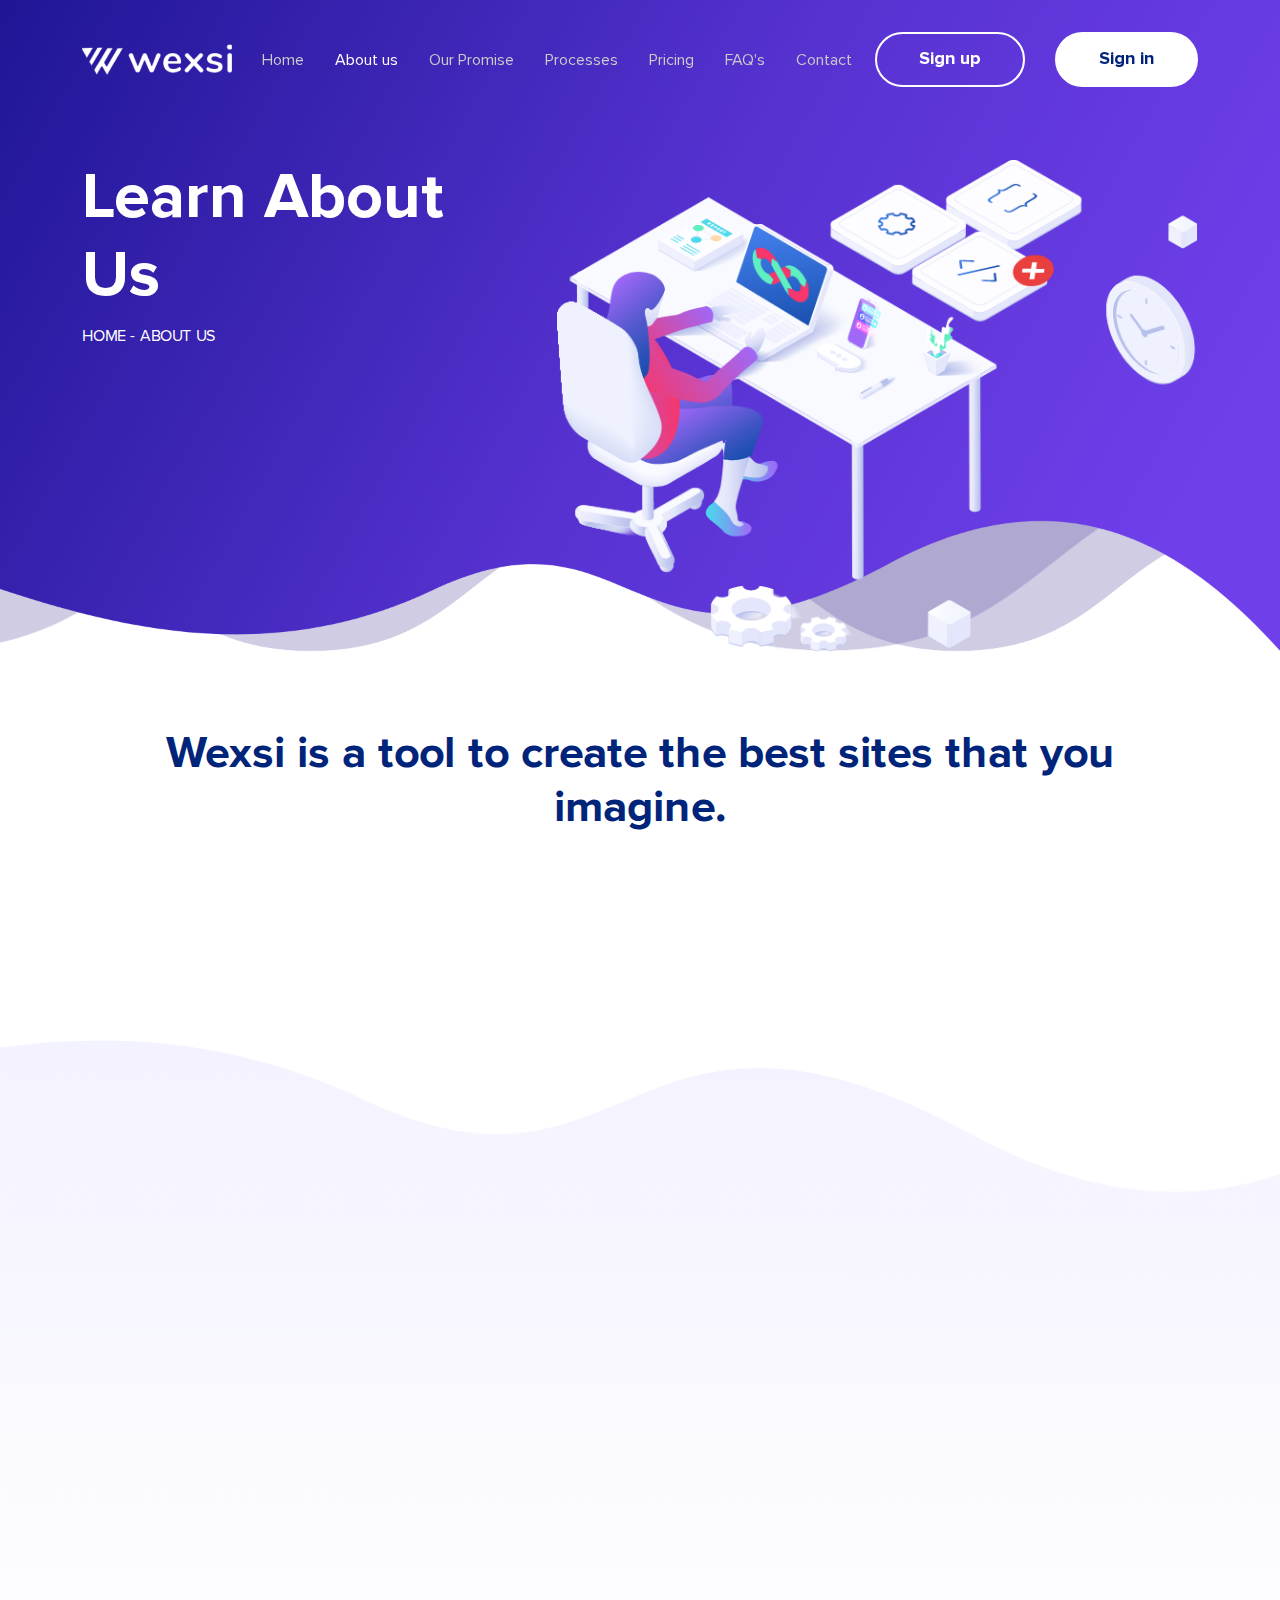
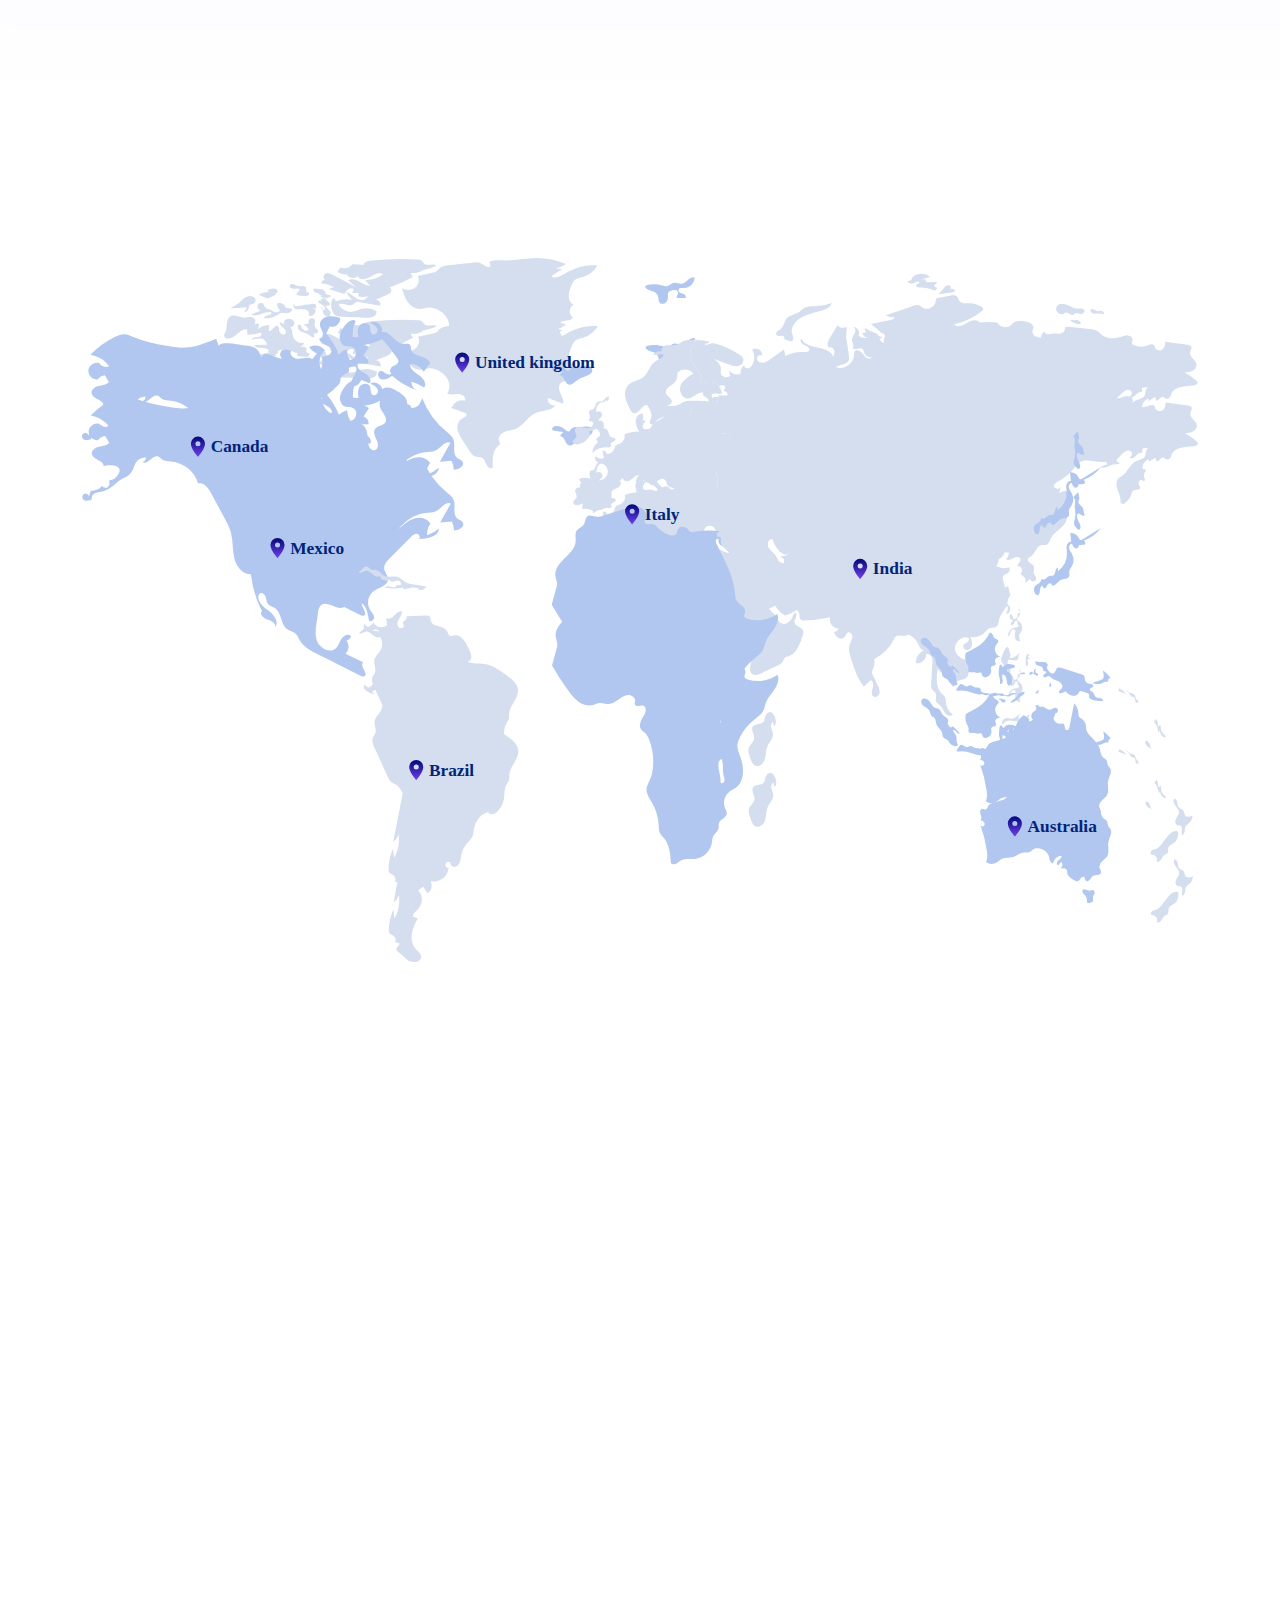
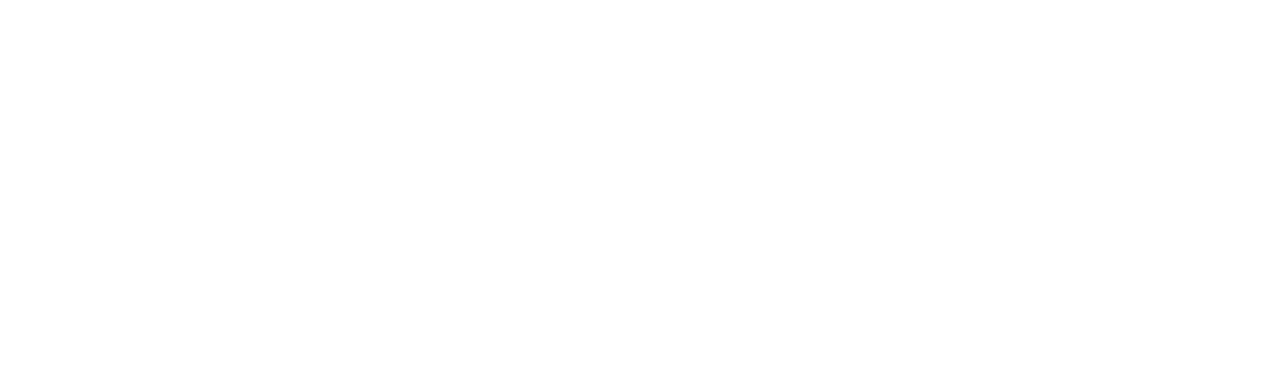
<file: about.html>
<!DOCTYPE html>
<html lang="en">

<head>
    <!-- meta data is here -->
    <meta charset="UTF-8">
    <meta http-equiv="X-UA-Compatible" content="IE=edge">
    <meta name="viewport" content="width=device-width, initial-scale=1.0">
    <!-- page title is here -->
    <title>Build Beautiful Websites.</title>
    <!-- all css links here -->
    <link rel="stylesheet" href="vendors/font-awesome/css/all.min.css">
    <link rel="stylesheet" href="css/bootstrap.min.css">
    <link rel="stylesheet" href="css/animate.css">
    <link rel="stylesheet" href="fonts/font.css">
    <link rel="stylesheet" href="css/style.min.css">
    <!-- favicon here  -->
    <link rel="apple-touch-icon" sizes="180x180" href="img/favicon//apple-touch-icon.png">
    <link rel="icon" type="image/png" sizes="32x32" href="img/favicon//favicon-32x32.png">
    <link rel="icon" type="image/png" sizes="16x16" href="img/favicon//favicon-16x16.png">
    <link rel="manifest" href="img/favicon//site.webmanifest">
    <link rel="mask-icon" href="img/favicon//safari-pinned-tab.svg" color="#5bbad5">
    <meta name="msapplication-TileColor" content="#da532c">
    <meta name="theme-color" content="#ffffff">

</head>

<body>
    <!-- header area html start  -->
    <header class="rkb_header_area wow fadeInDown" data-wow-duration="1s" data-wow-delay=".5s" id="navbar">
        <div class="rkb_top_wrapper ">
            <nav class="navbar navbar-expand-lg">
                <div class="container container_1680">
                    <a class="navbar-brand" href="index.html">
                        <div class="logo_img">
                            <img src="img/logo/logo.png" alt="#" srcset="img/logo/logo@2x.png 2x"
                                class="rkb_main_logo img-fluid ">

                            <img src="img/logo/wexsillogo.png" alt="#" srcset="img/logo/wexsillogo_black@2x.png 2x"
                                class="rkb_sticky_logo img-fluid">
                        </div>
                    </a>
                    <div class="mobile_collaps_icon d-flex align-items-center">
                        <button class="navbar-toggle collapsed d-lg-none" type="button" data-bs-toggle="collapse"
                            data-bs-target="#navbarNavAltMarkup" aria-controls="navbarNavAltMarkup"
                            aria-expanded="false" aria-label="Toggle navigation">
                            <span class="icon-bar"></span>
                            <span class="icon-bar"></span>
                            <span class="icon-bar"></span>
                        </button>
                    </div>
                    <div class="collapse navbar-collapse " id="navbarNavAltMarkup">
                        <ul class="navbar-nav rkb_navbar-nav ms-auto mb-2 mb-lg-0">
                            <li class="nav-item">
                                <a class="nav-link " aria-current="page" href="index.html">Home</a>
                            </li>
                            <li class="nav-item active">
                                <a class="nav-link" href="about.html">About us </a>
                            </li>
                            <li class="nav-item">
                                <a class="nav-link" href="our_promise.html">Our Promise</a>
                            </li>
                            <li class="nav-item">
                                <a class="nav-link" href="progress.html">Processes</a>
                            </li>
                            <li class="nav-item">
                                <a class="nav-link" href="our_pricing.html">Pricing</a>
                            </li>
                            <li class="nav-item">
                                <a class="nav-link" href="faq.html"> FAQ's </a>
                            </li>
                            <li class="nav-item">
                                <a class="nav-link" href="contact_us.html">Contact</a>
                            </li>
                        </ul>
                        <a href="#" class="btn_1 rkb_btn_primary d-none d-xl-block">Sign up</a>
                        <a href="#" class="btn_2 rkb_btn_primary ">Sign in</a>
                    </div>
                </div>
            </nav>
        </div>
    </header>
    <!-- header area html end -->
    <!-- hero area html start  -->
    <section class="rkb_hero_area wow fadeInDown" data-wow-duration="1s" data-wow-delay=".5s">
        <div class="hero_wrapper_2">
            <div class="container container_1680">
                <div class="row align-items-strat">
                    <div class="col-lg-5 col-md-6  order-md-1 order-2  ">
                        <div class="rkb_hero_contant ">
                            <h1 class="rkb_hero_title text-white  wow bounceInLeft" data-wow-duration="1s"
                                data-wow-delay=".5s">
                                Learn <br>
                                About Us
                            </h1>
                            <ul class="text-white wow bounceInLeft" data-wow-duration="1s" data-wow-delay=".5s">
                                <li class="d-inline-block "><a href="index.html" class="text-white text-uppercase">Home
                                    </a></li>
                                <li class="d-inline-block">-</li>
                                <li class="d-inline-block"><a href="about.html" class="text-white text-uppercase">About
                                        us</a></li>
                            </ul>
                        </div>
                    </div>
                    <div class="col-lg-7 col-md-6 order-md-2 order-1">
                        <div class="rkb_common_hero_img text-end  wow bounceInRight" data-wow-duration="1s"
                            data-wow-delay=".5s">
                            <img src="img/side_img/about_hero_right.png" class="img-fluid" alt="about_hero_img">
                        </div>
                    </div>
                </div>
            </div>
        </div>
    </section>
    <!-- hero area html end -->
    <!-- about text-box html start -->
    <section class="rkb_section_padding_75">
        <div class="container">
            <div class="row">
                <div class="col-12">
                    <div class="rkb_section_title text-center">
                        <h2 class="rkb_title_heading wow fadeInDown" data-wow-duration="1s" data-wow-delay=".5s">
                            Wexsi is a tool to create <br>
                            the best sites that you imagine.
                        </h2>
                        <p class="wow fadeInDown" data-wow-duration="1s" data-wow-delay=".5s">
                            Our powerful technology allows everyone to get online with a personalized, professional web
                            presence. <br>
                            Whether it’s your first time creating or you’re a long time expert, you’ll find the features
                            and
                            solutions you need <br>
                            to build a professional website with total creative freedom.
                        </p>
                    </div>
                </div>
            </div>
        </div>
    </section>
    <!-- about text-box html end -->
    <!-- about contact us section -->
    <section class="rkb_about_contact_us_area  rkb_about_section_inner_padding">
        <div class="container">
            <div class="row align-items-center">
                <div class="col-lg-6">
                    <div class="rkb_contact_thumb wow fadeInLeft" data-wow-duration="1s" data-wow-delay=".5s">
                        <img src="img/side_img/about_contact_left.png" class="img-fluid rkb_about_contact_left"
                            alt="about_contact">
                    </div>
                </div>
                <div class="col-lg-5 offset-lg-1">
                    <div class="rkb_about_contact_info wow fadeInRight" data-wow-duration="1s" data-wow-delay=".5s">
                        <h2 class="rkb_about_contact_title">Contact Us</h2>
                        <p class="about_contact_description">
                            If you want to leave a message, feel free to <br>
                            get your options.
                        </p>
                        <a href="#" class="btn_4 rkb_btn_primary">Contact Us</a>
                        <h6 class="rkb_about_contact_quesition">If you have some questions, we have<a href="#"
                                class="rkb_faq_link"><u> our FAQ's</u></a></h6>
                    </div>
                </div>
            </div>
        </div>
    </section>
    <!-- about contact us section -->
    <!-- about area map html start  -->
    <section>
        <div class="container">
            <div class="row justify-content-center">
                <div class="col-lg-9">
                    <div class="rkb_section_title rkb_section_title_2 text-center wow fadeInDown" data-wow-duration="1s"
                        data-wow-delay=".5s"
                        style="visibility: visible; animation-duration: 1s; animation-delay: 0.5s; animation-name: fadeInDown;">
                        <h2 class="rkb_title_heading ">We are the <br>
                            solution for site building</h2>
                        <p>
                            We are working every day to get the best tool to make your the best website, our developers
                            <br> work day a day to get to you the best site.
                        </p>
                    </div>
                </div>
            </div>
            <div class="row justify-content-center">
                <div class="col-lg-12">
                    <div class="map">
                        <svg class="rkb_wixi_map" xmlns="http://www.w3.org/2000/svg"
                            xmlns:xlink="http://www.w3.org/1999/xlink" viewBox="0 0 1287.093 811.998">
                            <defs>
                                <linearGradient id="linear-gradient" x1="0.5" x2="0.5" y2="1"
                                    gradientUnits="objectBoundingBox">
                                    <stop offset="0" stop-color="#030878" />
                                    <stop offset="1" stop-color="#6f3fea" />
                                </linearGradient>
                            </defs>
                            <g id="Group_6287" data-name="Group 6287" transform="translate(-316.636 -2002.029)">
                                <g id="Group_1229" data-name="Group 1229" transform="translate(210.749 1972.08)">
                                    <path id="Path_2207" data-name="Path 2207"
                                        d="M579.755,336.871a41.7,41.7,0,0,1-34.685,5.362c-1.3-.381-2.713-.94-3.3-2.167-.894-1.834.531-3.9.79-5.928.737-5.811-7.536-8.318-10.172-13.546-1.041-2.062-1.125-4.463-1.3-6.764-1.61-20.446-12.258-38.869-21.231-57.314a7.138,7.138,0,0,1-1.036-4.272c.274-1.463,1.956-2.73,3.264-2.009a7.418,7.418,0,0,0,4.572,8.694c1.56-5.949,2.405-13.764-2.923-16.822a13.369,13.369,0,0,0-6.076-1.328,117.212,117.212,0,0,0-24.63,1.377c-1.364.218-2.85.442-4.028-.259-1.049-.62-1.587-1.814-2.321-2.786-2-2.672-7.318-4.122-10.145-1.793-3.134,2.588-.744,8.217-6.746,9-3.406.442-6.67-1.308-9.654-3-3.2-1.814-6.459-3.685-8.788-6.52a12.064,12.064,0,0,0-2.659-2.85c-2.126-1.333-4.856-.612-7.363-.64s-5.568-1.847-4.892-4.257a7.668,7.668,0,0,1,1.186-2c3.155-4.839-1.024-11.727-6.523-13.477s-11.445-.008-16.957,1.73q-12.386,3.917-24.787,7.823c-3.119.988-6.391,1.981-9.614,1.4-2.758-.505-5.654-2.141-8.176-.914-3.419,1.664-2.868,6.759-4.933,9.954-1.976,3.053-6.185,4.033-8.222,7.053-2.36,3.495-.955,8.161-1.2,12.372-.483,8.115-7.152,14.274-13.02,19.908s-11.821,12.966-10.315,20.957c.462,2.454,1.62,4.77,1.793,7.257a18.646,18.646,0,0,1-.955,6.091q-2.576,9.433-5.159,18.867a293.571,293.571,0,0,0,19.105,29.494c3.426,4.653,7.066,9.278,11.813,12.57s10.8,5.138,16.388,3.652c2.5-.668,4.836-1.968,7.411-2.235,3.591-.373,7.119,1.316,10.719,1.158,4.2-.178,7.853-2.8,11.234-5.309s7.051-5.1,11.254-5.225,8.742,3.53,7.848,7.638a7.887,7.887,0,0,0-.5,2.705c.272,1.956,2.807,2.629,4.755,2.365s4.041-.988,5.811-.125c2.413,1.186,2.685,4.587,1.887,7.155-1.082,3.482-3.414,6.418-4.958,9.715s-2.189,7.488.013,10.391c1.138,1.506,2.868,2.431,4.277,3.685,2.352,2.078,3.757,5.014,4.892,7.937a70.321,70.321,0,0,1,3.259,39.6c-1.206,5.806-4.9,10.541-6.065,15.9-1.308,6.05,3.515,12.809,6.345,17.736a56.819,56.819,0,0,1,7.411,24.642c.211,3.442.15,7.046,1.725,10.112,1.186,2.3,3.175,4.054,4.816,6.05,6.281,7.663,7.074,18.3,7.592,28.2,1.321,1.765,4.054,1.745,6.05.81s3.6-2.553,5.545-3.6c4.872-2.616,10.825-1.252,16.317-1.875a22.858,22.858,0,0,0,19.392-18.252c.455-2.6.462-5.334,1.587-7.719,1.681-3.6,5.73-6.037,6.274-9.974.211-1.559-.178-3.182.165-4.722,1.074-4.859,8.509-6.383,9.149-11.323.312-2.372-1.138-4.559-2.057-6.766a16.484,16.484,0,0,1,5.286-19.037c2.141-1.572,4.641-2.6,6.822-4.107,10.505-7.29,10.274-23.1,5.844-35.1-1.73-4.681-3.952-9.408-3.632-14.389a23.531,23.531,0,0,1,3.061-9.306,62.046,62.046,0,0,1,15.583-19.085c4.168-3.406,8.958-6.472,11.336-11.3,1.458-2.951,1.867-6.309,3-9.4,2.073-5.628,6.406-10.056,9.784-15S581.962,342.443,579.755,336.871ZM518.489,458.7c-.284,2.057-2.6,3.985-4.379,2.916-.069-5.5-1.247-10.914-2.426-16.291q-.85-3.863-1.7-7.719c-.259-1.2-.627-2.535-1.7-3.114-.77-.414-1.753-.345-2.453-.858-1.057-.77-.98-2.426-1.859-3.4-1.146-1.267-3.292-.818-4.742-1.725s-1.778-2.807-1.976-4.5l-2.187-18.62a3.315,3.315,0,0,1,.223-2.121,3.75,3.75,0,0,1,2.024-1.24,13.877,13.877,0,0,0,7.508-6.881,24.2,24.2,0,0,1,1.948-3.972c3.17-4.292,7.414-3.012,7.775,1.2.505,5.852-1.819,5.11-5.1,7.168-2.514,1.575-6.843,4.224-8.572,6.848-2.609,3.957-.292,5.07,1.506,8.918,1.661,3.571.074,8.374,2.69,11.323,1.692,1.915,4.531,2.255,6.693,3.627,3.37,2.139,4.618,6.464,4.844,10.444s-.295,8.052.709,11.915C517.844,454.643,518.776,456.647,518.489,458.7Z"
                                        transform="translate(328.457 173.756)" fill="#b1c7ef" />
                                    <path id="Path_2208" data-name="Path 2208"
                                        d="M413.68,323.527c-2.141,3.919,2.238,8.463,1.882,12.916-.366,4.562-5.474,7.427-6.515,11.882a12.422,12.422,0,0,0,.307,5.59A46.51,46.51,0,0,0,413,364.087a9.773,9.773,0,0,0,1.935,2.878c2.619,2.448,7.14,1.625,9.682-.9s3.523-6.21,4.056-9.753.747-7.206,2.156-10.5c2.055-4.793,6.611-8.839,6.35-14.046-.13-2.6-1.488-4.968-2.09-7.5s-.091-5.755,2.283-6.825l.772,4.988c6.746-2.108-1.529-24.406-8.857-13.121-2.984,4.592-.03,7.688-5.956,10.063C420.139,320.649,415.608,320,413.68,323.527Z"
                                        transform="translate(465.97 317.427)" fill="#d4deef" />
                                    <path id="Path_2209" data-name="Path 2209"
                                        d="M967.815,217.491a3.939,3.939,0,0,0-1.379-1.887,64.71,64.71,0,0,0-13.462-9.53c3.066-.267,6.243-.556,8.976-2.022,2.733-1.445,4.93-4.376,4.531-7.442-.688-5.242-8.107-8.288-7.353-13.507.355-2.354,2.4-4.732,1.288-6.843-.777-1.445-2.644-1.821-4.287-2.045q-12.862-1.734-25.747-3.442c.379,3.264-.533,6.909-3.177,8.885-2.664,1.956-7.152,1.311-8.42-1.732-.422-1.067-.465-2.311-1.2-3.221-1.534-1.956-4.62-.823-6.975.089a22.081,22.081,0,0,1-15.862-.023,4.094,4.094,0,0,1-2.443-1.91c-.6-1.445.4-3.023.488-4.577.135-2.667-2.621-4.732-5.288-4.976-2.644-.223-5.219.843-7.775,1.666-7.4,2.4-16.172,2.71-22.26-2.134-1.8-1.422-3.287-3.243-5.219-4.465-2.733-1.732-6.088-2.088-9.309-2.421-8.288-.846-16.55-1.689-24.838-2.532a3.471,3.471,0,0,0-2.375.333c-1.067.777-.889,2.4-1.245,3.665-.668,2.466-3.467,3.754-6,3.932-2.555.178-5.131-.422-7.663-.132-1.89.2-3.734.909-5.621.8-1.91-.112-3.978-1.445-3.932-3.332a8.756,8.756,0,0,0-4.044,7.018c-4.821.533-10.886-2.908-9.842-7.663.29-1.222,1-2.311,1.113-3.556.643-7.729-18.463-9.441-22.773-6.109-1.176.912-2.088,2.134-3.2,3.111-4.689,4.087-13.086,2.466-15.928-3.089a80.379,80.379,0,0,0-20.4.089c-2.753-4.666-9.908-2.466-14.483.444s-11.242,5.776-14.729,1.62A80.409,80.409,0,0,0,718.8,135.362c.932-.734,1.953-1.732,1.732-2.934A3.192,3.192,0,0,0,719,130.541a25.029,25.029,0,0,0-14.772-4.422c-3.82.089-8.354.777-10.774-2.154-1.511-1.8-1.666-4.577-3.51-6.065-1.755-1.422-4.265-1.09-6.487-.711-4.91.889-9.842,1.778-14.749,2.667a3.794,3.794,0,0,0-2.134.866c-.688.754-.645,1.91-.711,2.954-.422,6.487-8.575,11.064-14.351,8.041-1.8-.955-3.332-2.466-5.288-3.066-2.466-.732-5.11.112-7.531.955q-15.3,5.3-30.545,10.6a11.79,11.79,0,0,0,9.507,1.623c.955,1.709-1.532,3.221-3.444,3.622-7.775,1.62-15.527,3.244-23.3,4.841,4.445,3.378,8.755,6.954,12.885,10.708,2-1.4,3.889,2.245,3.134,4.577-.734,2.332-2.134,5.22-.356,6.886a9.854,9.854,0,0,1-5.578-4.821c1.245-.909,2.443-1.844,3.688-2.776a5.84,5.84,0,0,1-6.51-3.866,32.174,32.174,0,0,1-13.662-6.2,3.912,3.912,0,0,0,2.223,5c-1.821.244-3.665.467-5.486.688a7.171,7.171,0,0,0,6.042,5.486A12.612,12.612,0,0,1,576.6,163.73c2.71-4.087-1.267-10.574-6.154-10,2.8.378,3.266,4.4,2.045,6.931-1.245,2.555-3.421,4.844-3.378,7.663.046,3.467,3.266,7.622.577,9.819,3.266,2.733,9.354-2.243,12.088,1,.843,1.021.932,2.421,1.288,3.688a8.357,8.357,0,0,0,9.131,5.776c-2.245,3.553-7.577.046-10.02-3.376-2.421-3.421-7.886-6.822-10-3.2a7.855,7.855,0,0,0-.554,4c-.135,9.888-11.732,17.729-20.949,14.153,3.51-4.333,11.75-2.621,14.44-7.488,1.087-2,.8-4.442.465-6.685-1.087-7.333-2.154-14.663-3.244-21.993a44.209,44.209,0,0,0,.734-10.264c-3.866,1.354-10.086,1.176-9.951-2.911-3.289,5.443-6.576,10.863-9.865,16.306-2,3.266-3.51,8.42-.089,10.129,2.289-.932,4.956,1,5.6,3.4.668,2.375-.178,4.907-1.265,7.13-4.933-13.639-29.88-7.353-36.367-20.327-2.977,1.156-.267,5.733,2.733,6.82,3.02,1.09,7.152,3.023,6.042,6.022-.846,2.354-4.089,2.354-6.576,2.177a37.426,37.426,0,0,0-20.86,4.709c-.556-2.532-1.133-5.042-1.689-7.554-5.242,3.711-10.508,7.419-15.75,11.153-2.555,1.8-5.265,3.665-8.377,4-3.109.312-6.685-1.554-7.086-4.643-.4-3.109,4.11-5.819,6.111-3.421.866-5.687-6.911-10.442-11.574-7.064a17.806,17.806,0,0,1,.178,17.439c-1.112,1.976-2.822,3.843-5.044,4.2-2.243.333-4.821-1.6-4.354-3.82a12.815,12.815,0,0,0-4.244,10.129,11.927,11.927,0,0,1-12.994-4.244c.356,2.2.711,4.376,1.067,6.576-3.335,3.579-10.619,1-10.955-3.886-.089-1.445.29-2.868.29-4.31,0-4.933-4.354-8.6-8.308-11.552,5.91,2.243,11.864,4.488,17.772,6.731,3.332,1.265,6.888,2.555,10.376,1.887,5.108-.975,8.4-7.841,3.866-11.4a81.311,81.311,0,0,0-27.5-14.038c-2.865-.823-5.931-1.488-8.753-.579-2.309.734-5.4,2.2-6.642.135a7.339,7.339,0,0,0,6.375-2.311,87.762,87.762,0,0,0-14.638-2c-5.689,5.042-9.553,12.2-7.909,19.395,2.532,11.084,16.929,20.37,11.663,30.434,4.953-1.11,10.129-2.2,15.039-.955a13.3,13.3,0,0,1,6.932,4.287.821.821,0,0,1,.023-.333,7.885,7.885,0,0,1,4.554-.577c1.488.4,2.71,2.154,1.953,3.531-.511.955-1.841,1.755-1.377,2.733.312.622,1.133.711,1.778.912a3.453,3.453,0,0,1,2,4.62q-3.932-.232-7.864-.4c-.889,1.91-2.088,3.731-2.934,5.641-3.531,7.975-.955,17.129-.666,25.836a26.076,26.076,0,0,1-3.111,13.307c.533-.109,1.067-.221,1.6-.31,9.885-1.689,21.173.823,27.236,8.819,6.042,8,4.021,21.749-5.265,25.5-3.531,1.422-7.64,1.379-10.863,3.4a6.611,6.611,0,0,0-2.733,3.711c6-3.4,12.176-6.665,18.95-7.93a11.962,11.962,0,0,1-7.841,6.487c1.133.732.754,2.642-.378,3.376a5.316,5.316,0,0,1-3.932.333,9.155,9.155,0,0,0-4.021-.287,4.064,4.064,0,0,0-2.845,3.82,3.44,3.44,0,0,0,.178,1.067,10.14,10.14,0,0,1,12.463-.155c1.356,1.087,2.421,2.509,3.866,3.487,1.6,1.067,3.688,1.554,4.91,3.066,1.2,1.532.356,4.6-1.534,4.2-.066.955.935,1.643,1.867,1.821a10.611,10.611,0,0,1,2.8.533c1.956,1.021,1.6,4.176-.112,5.555s-4.087,1.488-6.286,1.509c-5.776.089-11.752.135-17.038-2.22-2.489-1.09-4.732-2.71-7.31-3.622-2.555-.912-5.664-1-7.754.754-.975.823-1.62,1.979-2.553,2.868a6.681,6.681,0,0,1-11.2-6.2,30.961,30.961,0,0,0-5.908,8.265c1.265,3.6,2.532,7.241,3.8,10.84.422,1.179.82,2.334,1.242,3.49,1.222,3.531,3.223,7.663,6.932,7.907,4.712.312,9.421-6.086,13.152-.31a6.919,6.919,0,0,1,.932,3.777c-.02,2.621,3.579,5.908,5.512,3.866-.224-1.89-.424-3.912.444-5.621.866-1.689,3.244-2.733,4.752-1.554,1.024.8,1.222,2.243,1.29,3.508a31.984,31.984,0,0,1-.246,5.667c-.577,4.465-2.354,9.108-6.131,11.508-2.954,1.864-7.175,3.2-4.775,7.152.556.866,2.8-.135,3.421.711,1.4,1.953.422,4.021.622,6.332.376,4.907,5.954,7.373,9,11.239,4.221,5.331,3.332,12.974,5.42,19.461,4.244,13.264,20.949,21.772,20.017,35.656-.378,5.4-3.022,12.174,1.422,15.285,2.974,2.065,7.041.6,10.33-.935q9.228-4.263,18.5-8.575c2.512-1.156,5.176-2.466,6.467-4.93.666-1.29.889-2.8,1.821-3.911,1.377-1.62,3.754-1.844,5.776-2.509,4.554-1.534,7.6-5.821,9.885-10.063a69.478,69.478,0,0,0,5.776-14.531,8.282,8.282,0,0,0,.356-4.087c-1.2-4.91-9.8-5.375-10.241-10.419-.178-2.111,1.288-3.978,1.976-5.976s-.066-4.953-2.177-4.93c-1.265,3.731-2.642,7.62-5.464,10.35-2.845,2.756-7.643,3.911-10.754,1.488-2.309-1.775-3.066-4.864-4.643-7.307-2.4-3.777-6.754-6.065-8.842-10.02s.978-10.62,5.11-8.908a29.4,29.4,0,0,0,13.952,17.838,57.81,57.81,0,0,0,12.019-5.687c1.887-1.511,4.376,1.311,4.574,3.711.2,2.421-.178,5.354,1.778,6.754a5.966,5.966,0,0,0,3.576.777,131.69,131.69,0,0,0,30.213-3.51c-2.022,5.91,3.421,13.017,9.664,12.573a6.208,6.208,0,0,1-5.71,4.244c1.222,2.377,2.512,4.864,4.689,6.464,2.177,1.577,5.486,1.933,7.4.046,1.8-1.755,2.045-5.021,4.376-6,2.71-1.133,5.4,2.266,5.176,5.2s-2.065,5.443-3.043,8.219c-1.976,5.664-.132,11.884,1.689,17.594,3.533,11.018,7.2,22.326,14.417,31.391,2.6-2.443,5.2-4.867,7.8-7.31,3.51.6,3.622,5.644,2.512,9-1.135,3.4-2.179,7.953.866,9.8,2.73,1.643,6.4-1,7-4.11.6-3.134-.823-6.22-2.2-9.088q-2.7-5.5-5.354-11.041a8.009,8.009,0,0,1-1.156-4.041,10.108,10.108,0,0,1,1.2-3.421,19.788,19.788,0,0,0,1.4-11.531A51.8,51.8,0,0,0,616.9,444.223a10.643,10.643,0,0,1,2.776-3.889c3.909-2.842,10.485,1.156,13.952-2.243A20.667,20.667,0,0,1,644.8,448.2c1.666,3.378,3.223,7.866,6.977,8.153a15.286,15.286,0,0,0-9.22,14.818c5.8,1.466,12.2-4.021,11.618-9.951,2.266-1.288,5.265.287,6.464,2.6s1.067,5.065.912,7.643c-.444,7.841-.912,15.661-1.354,23.482-.135,2.332-.224,4.844,1.064,6.777,1.222,1.821,3.533,2.842,4.376,4.887,1.267,3-1.265,6.774.378,9.6.889,1.488,2.644,2.156,4,3.2,2.891,2.22,3.866,6.109,5.956,9.108s6.909,4.953,9.174,2.088a21.771,21.771,0,0,1-8.219-15.816,11.224,11.224,0,0,0-.6-4.133c-.711-1.6-2.245-2.644-3.533-3.823-7.554-6.909-6.622-18.839-5.087-28.968a23.609,23.609,0,0,0,15.262,9.819,9.292,9.292,0,0,0,3.665,11.729,9.9,9.9,0,0,1,7.086-8.664c1.666-.467,3.444-.49,5.021-1.179,4.732-2.042,5.242-8.44,5-13.573-.089-2.022-.2-4.132-1.29-5.819-1.821-2.779-5.509-3.421-8.4-5.067a12.663,12.663,0,0,1,8.709-23.436c1.933.843,1.067,3.909-.622,5.176s-4,2.022-4.778,4c-1.11,2.71,2.179,5.733,5.044,5.11,2.865-.6,4.709-3.645,4.91-6.576.178-2.934-.889-5.776-1.956-8.532a18.4,18.4,0,0,0,17.218-5.486c1.2-1.311,2.266-2.845,3.8-3.731,3-1.755,7.287-.8,9.753-3.266,1.887-1.89,1.755-4.91,2.332-7.508,1.09-4.844,4.821-8.555,7.043-12.974,2.177-4.422,4.354-11.219,3.177-16.108-.846-3.553-2.69-6.774-3.955-10.2a33.415,33.415,0,0,1-1.867-7.511,5.372,5.372,0,0,1,.267-3.132c.866-1.666,3-2.065,4.6-3.043a6.734,6.734,0,0,0,2.908-7.241,19.838,19.838,0,0,1-19.415-4.221c1.466-2.845,4.732-4.178,7.554-5.687,2.842-1.488,5.8-3.934,5.664-7.155,1.8,0,3.576,0,5.354-.02a9.383,9.383,0,0,1-3.553,7.686c2.443,2.111,6.108.112,9-1.4,2.865-1.511,7.663-1.511,8.019,1.709.335,3.089-4.353,5.176-3.708,8.219,3.286-1.11,6.8,3.266,5.019,6.243-.488.8-1.265,1.577-1.133,2.512.157,1.133,1.488,1.577,2.489,2.131a6.269,6.269,0,0,1,2.555,8.087c1.933-1.511,3.866-3,5.8-4.511a3.526,3.526,0,0,0,6.863-1.62c-.376-1.755-2-2.977-2.532-4.666-.8-2.555,1.024-5.4.135-7.93-.691-1.979-2.8-3.023-4.511-4.267s-3.244-3.487-2.22-5.331c.62-1.133,1.953-1.6,3.043-2.266,5.443-3.376,6.6-13,12.994-13.218a37.3,37.3,0,0,0,3.823.178c3.642-.51,4.91-4.933,6.619-8.2,3.777-7.264,12.575-10.795,16.55-17.97,3.046-5.512,2.69-12.242,4.488-18.308,1.311-4.4,3.8-8.974,2.266-13.307-1.91-5.4-10.64-6.464-13.794-1.666.51-2.71,1.021-5.42,1.554-8.153-1.91,6.154-14.594.6-3.553-5.42a65.254,65.254,0,0,0,19.283-15.971c1.8-2.2,3.508-4.577,5.865-6.177,8.684-5.865,20.637,1.4,30.812-1.156.356,1,.688,2,1.044,3-2.733,1.133-5.443,2.288-8.153,3.421,5.733,2.687,11.907-3.688,18.239-3.421,1.844.066,4.508.089,4.62-1.732-1.709-.267-3.909-1.2-3.6-2.888a3.106,3.106,0,0,1,1-1.557c1.643-1.753,3.31-3.487,4.976-5.242,2.776-2.931,7.264-6.043,10.442-3.51,2.4,1.933,1.288,6.576-1.732,7.221,1.976,1.976,5.331.178,7.307-1.821,1.979-1.979,4.534-4.376,7.155-3.355a5.524,5.524,0,0,0,.043-4.732,9.072,9.072,0,0,1,7-.734,7.821,7.821,0,0,0-2.644,4.712,25.844,25.844,0,0,1-.465,3.51c-1.267,4.219-6.908,4.709-10.886,6.642-7.02,3.4-9.464,12.395-15.773,16.949-1.554,1.133-3.31,1.979-4.6,3.4-2.776,3.066-2.421,7.841-1.133,11.773,1.333,3.932,3.444,7.709,3.688,11.841a15.935,15.935,0,0,1-.043,2.311,2.937,2.937,0,0,0,5.019,2.332c.467-.488.935-.955,1.4-1.422,2.245-2.309,4.577-4.686,5.71-7.709.777-2.131,1.133-4.732,3.111-5.842,1.443-.823,3.243-.467,4.887-.754,1.643-.267,3.4-1.933,2.578-3.4-2.69-1.91-2.222-6.731.754-8.13,1.245.579,2.489,1.179,3.731,1.778,2.957-1.356-1.509-6.2.112-9.019.622-1.09,2.111-1.755,2.067-3-.046-1.554-2.245-1.821-3.777-1.577a10.489,10.489,0,0,1,7.442-11.818c-.089,1.044-.178,2.111-.267,3.155q3.7-2.332,7.4-4.689c.444,1.2.866,2.4,1.29,3.622,2.954,1.534,5.265-5.2,8.331-3.955a8.062,8.062,0,0,1,1.666,1.333,4.428,4.428,0,0,0,6.754-2.355c2.286-10.531,15.082-11.018,25.813-11.907C964.95,221.024,968.392,219.934,967.815,217.491ZM494.092,346.052a8.223,8.223,0,0,1-6.8,1.689c-.577.488-.155,1.488.488,1.887a10.766,10.766,0,0,1,2,1.044c1,.958.6,2.6.754,3.955.29,2.222,2.177,3.911,2.687,6.065.912,3.889-3.287,7.465-7.287,7.488-8.351.066-14.216-6.71-16.372-14-1.245-4.153-3.619-15.461,2.779-16.106-1.933-2.532.089-5.331-1.112-8.041-.666-1.466-2.309-2.177-3.421-3.355-2.22-2.354-1.887-6.332,0-8.974s4.91-4.2,7.932-5.377c2.954-1.156,6.286-2.045,9.2-.843,2.931,1.2,4.686,5.354,2.509,7.64-2.354,2.466-7.175,1.046-9.329,3.711-1.356,1.643-.889,4.244.465,5.888a12.956,12.956,0,0,0,5.4,3.332c1.11.445,2.309.955,2.753,2.045.688,1.62-.711,3.264-1.6,4.775-.866,1.534-.688,4.2,1.067,4.2,1.712-.023,1.979-2.443,2.934-3.866,1.333-2,4.775-1.689,6.109.333A5.266,5.266,0,0,1,494.092,346.052Zm208.536-77.686a14.182,14.182,0,0,0-1.087,2.266c-.267.889-.267,1.844-.49,2.733-.666,2.664-3.132,4.4-5.354,6.02a13.116,13.116,0,0,0-4.021,4.021c-.376.688-.643,1.445-1.067,2.134-2.2,3.708-8.8,4.465-4.64-.711a92.633,92.633,0,0,1,9.55-10.752c1.09-.955,2.423-1.755,3.155-3,1.2-2.045.533-4.6.622-6.954.069-2.355,1.867-5.176,4.132-4.508A12.071,12.071,0,0,1,702.628,268.365ZM418.56,227.356a4.161,4.161,0,0,1,0,.754,10.429,10.429,0,0,1-.554,2.621,6.626,6.626,0,0,0,.955,0A3.625,3.625,0,0,0,418.56,227.356Zm-17.35,56.361c4.221-.312,7.376-2.977,9.464-6.644C406.675,278.027,402.743,279.983,401.209,283.717Z"
                                        transform="translate(425.1 25.958)" fill="#d4deef" />
                                    <path id="Path_2210" data-name="Path 2210"
                                        d="M512.457,279.753c-3.531,1.422-7.64,1.379-10.863,3.4a6.611,6.611,0,0,0-2.733,3.711c-.531.29-1.064.6-1.6.889-9.375,5.331-5.865-6.4-14.64-6.332-8.555.066-6.088,14.4-9.908,13.129-.978,2.177.622,4.778-.066,7.066a17.23,17.23,0,0,1-1.09,2.243,5.8,5.8,0,0,0-.467,1.466,30.961,30.961,0,0,0-5.908,8.265c-.112-.333-.224-.645-.333-.978-2.09-2.065-5.91.135-6.576,2.977s.577,5.755,1.42,8.555,1.135,6.22-.955,8.285c-1.087,1.09-2.865,1.844-1.288,4.333a2.682,2.682,0,0,0,2.733,1.11c2.266-.333,4.2,3.866,1.976,4-4.087.49-7.086-3.8-8.374-7.729-1.267-3.911-2.154-8.466-5.6-10.731-1.689-1.11-3.978-1.643-4.8-3.487-1.379-3.089,2.621-6.71,1.153-9.753-1.443-2.977-6.286-1.887-8.8-4.087-2.111-1.89-1.821-5.509-3.866-7.442a10.779,10.779,0,0,0-3.823-1.89A17.021,17.021,0,0,1,418.6,287.6c-2.421.444-2.065,4.044-.909,6.22a46.5,46.5,0,0,0,19.926,19.438c-2.73,1.377-4.087,4.488-5.2,7.353q-2.568,6.4-5.088,12.839c-2.578-.31-5.265-.688-7.33-2.243s-3.177-4.732-1.646-6.8c2.822,2.73,8.288,1.755,9.974-1.778,1.689-3.576-.975-8.42-4.887-8.864,1.646-4.666-3.6-8.753-8.219-10.508s-10.284-3.978-10.84-8.887c-2.111-1.887-5.509-.932-7.8.711-2.288,1.666-4.2,3.955-6.888,4.867-2.664.909-6.464-.622-6.309-3.444-1.377,1.2-2.753,2.377-4.13,3.576,3.132.889,1.354,5.91-1.534,7.4-2.888,1.466-6.82,2.4-7.531,5.575-.289,1.267.089,2.6.066,3.932a13.362,13.362,0,0,1-1.864,5.687c-2.268,4.422-5.176,9.355-10.066,10.264-2.865.533-7.241.846-6.84,3.711a19.113,19.113,0,0,0-15.328-4.4c.333-2.532.665-5.065.975-7.574-1.864-.29-3.754-.556-5.621-.823a17.49,17.49,0,0,0,2.779-14.107c-.645-2.687-1.422-6.464,1.176-7.419a9.947,9.947,0,0,1-2.931-4.732A17.461,17.461,0,0,1,345,297.06c1.753.577,3.419,1.443,5.2,1.976,5.021,1.511,11.064-.178,13.952-4.531,2.888-4.376,1.689-11.176-2.911-13.685-2.421-1.311-5.354-1.422-7.732-2.842-2.332-1.422-3.553-5.334-1.2-6.733a6.973,6.973,0,0,0,9.309,1.933,13.084,13.084,0,0,1-1.712-7.841,3.562,3.562,0,0,1,4.666,3.487,9.3,9.3,0,0,0,8.775-6.154c.445-1.245.622-2.621,1.488-3.642,1.156-1.356,3.155-1.554,4.821-2.177a9,9,0,0,0,5.22-10.774A36.117,36.117,0,0,1,402,242.832c-2.065-3.823-4.2-7.886-4-12.242.2-4.331,3.731-8.819,8.041-8.42a14.907,14.907,0,0,1-.089,7.777c1.265.287,2.509.554,3.777.843-2.733,2.266-5.509,6.642-2.667,8.775,2.266,1.689,5.509-.49,8.288.089,1.265.267,2.355,1.11,3.6,1.4,5.618,1.4,11.061-7.843,15.816-4.531,1.6,1.11,2.243,3.376,4.976,3.043a4.829,4.829,0,0,0,3.556-2.489c1.577-2.733,1.064-5.888,1.377-8.908.267-2.621,1.532-5.532,4.087-6.22,2.8-.754,5.489,1.554,8.377,1.867,4.864.554,8.687-6.131,5.73-10.043a19.131,19.131,0,0,1-13.063,3.843c-1.377-2.4,1.488-5,4-6.131a47.784,47.784,0,0,1,27.746-3.332c1.666-1.554-.734-4-2.776-4.976-2.045-.955-4.31-3.576-2.555-5-6.131-2.466-11.508,6.131-18.128,6.444-6.777.333-10.708-8.732-8.2-15.042,2.532-6.286,8.821-10.129,14.709-13.5-3.889-6.111-14.064-6.6-18.506-.889a14.671,14.671,0,0,1-4.889,12.618c-3.665,3.155-9.642,6.042-8.4,10.729,1.09,4.11,7.643,6.088,6.754,10.264-.8,3.843-7.086,3.889-8.575,7.508-1.067,2.644,1,5.888-.267,8.443-1.288,2.578-4.953,2.667-7.264,4.4-1.577,1.176-2.466,3.043-3.909,4.376-1.468,1.311-4.11,1.821-5.176.155-1.044-1.643.333-3.665,1.087-5.466,2.311-5.308-1.021-11.219-4.242-16.037-6.533-.533-9.908,11.818-15.974,9.306-1.709-.711-2.71-2.443-3.576-4.087-2.4-4.442-4.821-8.976-5.733-13.952-.889-4.976-.02-10.531,3.467-14.173,4.643-4.844,12.441-5.133,17.594-9.4,5.776-4.775,7.175-13.639,13.373-17.838,3.711-2.512,9.4-3.866,9.842-8.331l-12.263,1a8.723,8.723,0,0,1,9.974-4.021c-1.532-3.287,2.266-6.82,5.888-7.33,3.622-.488,7.419.556,10.906-.488,2.845-.869,5.11-2.977,7.843-4.155a21.675,21.675,0,0,1,7.554-1.4c2.888-.135,5.8-.135,8.687,0-5.689,5.042-9.553,12.2-7.909,19.395,2.532,11.084,16.929,20.37,11.663,30.434,4.953-1.11,10.129-2.2,15.039-.955a13.3,13.3,0,0,1,6.932,4.287c-.244,1.933,1.333,3.754,2.243,5.555a4.161,4.161,0,0,1,0,.754,10.429,10.429,0,0,1-.554,2.621c-4.267-.155-14.285-2.22-9.487,4.778,2.134-2.532,3.132-.912,5.6-1.179,1.021-.109,1.976-1.176,1.6-2.131.554.02,1.11.043,1.666.089-.889,1.91-2.088,3.731-2.934,5.641-3.531,7.975-.955,17.129-.666,25.836a26.076,26.076,0,0,1-3.111,13.307c.533-.109,1.067-.221,1.6-.31,9.885-1.689,21.173.823,27.236,8.819C523.765,262.248,521.743,276,512.457,279.753Z"
                                        transform="translate(346.887 57.29)" fill="#d4deef" />
                                    <path id="Path_2211" data-name="Path 2211"
                                        d="M331.522,202.02c-.018,2.461,2.357,4.684,1.7,7.056-.65,2.344-3.97,3.409-4.112,5.837-.157,2.713,3.619,3.69,6.281,3.15A19.631,19.631,0,0,0,347.61,209.9c1.374-2.037,1.913-5.529-.409-6.342l9.53-3.345c2.494,2.126,5.179,5.71,3.119,8.26-1.326,1.646-4.452,2.786-3.51,4.679.386.772,1.4,1.158,1.585,2,.19.892-.658,1.62-1.356,2.207a13.283,13.283,0,0,0-4.668,10.383,23.653,23.653,0,0,1,16.868-6.18c1.438.061,3.043.2,4.143-.724s.612-3.317-.805-3.086q2.579-1.852,5.159-3.706a2.649,2.649,0,0,0,.98-1.016c.444-1.029-.554-2.149-1.615-2.509a30.108,30.108,0,0,1-3.256-.782c-2.243-1.052-2.621-3.985-3.393-6.337s-3.531-4.737-5.433-3.15c.477-2.258.942-4.686.053-6.817s-3.739-3.581-5.6-2.207c-1.074-1.593,1.415-3.066,2.72-4.475a4.245,4.245,0,0,0-.086-5.679,4.108,4.108,0,0,0-5.636.036c.2-4.351,1.12-9.71,5.27-11.039,1.143-.363,2.383-.34,3.515-.729s2.217-1.425,2.029-2.609c.2,1.384,2.436,1.458,3.266.33s.655-2.675.445-4.059c-3.233-.927-4.63,4.519-7.831,5.547-1.473.472-3.157-.089-4.585.508-3.381,1.415-2.471,7.706-6,8.687a19.148,19.148,0,0,0-2.555.417c-1.608.691-1.786,2.913-1.394,4.62s1.082,3.543.343,5.131c-.406.871-1.239,1.737-.9,2.636.444,1.189,2.195.869,3.391,1.293,3.012,1.069,1.369,4.61-.193,6.007-1.956,1.75-5.253,1.293-7.556.97C339.782,198.342,331.565,195.32,331.522,202.02Z"
                                        transform="translate(343.184 96.86)" fill="#d4deef" />
                                    <path id="Path_2212" data-name="Path 2212"
                                        d="M363.32,212.044l-1.229-1.021a3.166,3.166,0,0,0,2.2-2.939,6.122,6.122,0,0,0-1.219-3.668c-.884-1.305-2.408-2.53-3.9-2.014-1.892.65-1.923,3.335-1.288,5.235s1.532,4.115.378,5.75a2.169,2.169,0,0,1,2,.577c-2.753,1.768-3.4,7.386.668,7.714s4.859-4.884.752-5.834C361.765,215.59,363.363,212.079,363.32,212.044Z"
                                        transform="translate(386.927 157.5)" fill="#d4deef" />
                                    <path id="Path_2213" data-name="Path 2213"
                                        d="M545.329,267.274c.224-2.192.455-4.747,2.306-5.941a7.465,7.465,0,0,0,3.109,3.66c1.262-.729,1.951-2.126,2.687-3.386s1.742-2.558,3.182-2.791,3.063,1.372,2.3,2.619c3.761,1.486,6.261-4,9.751-6.04,1.841-1.077,4.077-1.156,6.144-1.684s4.249-1.847,4.541-3.96c.17-1.234-.353-2.459-.394-3.706-.086-2.662,1.951-4.833,3.261-7.152a14.344,14.344,0,0,0,.272-13.37c-1.151-2.24-2.916-4.214-3.485-6.667s.853-5.651,3.37-5.616c.7,2.141,1.631,4.541,3.734,5.341s4.922-1.874,3.4-3.533a20.273,20.273,0,0,1,7.29-.635,4.035,4.035,0,0,0-.551-5.029c7.719-2.692,14.361-8,19.453-14.4L594.6,208.1a3.255,3.255,0,0,1-2.74.7c-.836-.317-1.24-1.234-1.659-2.022a11.223,11.223,0,0,0-9.9-5.814q.488,5.044.978,10.089c-2.4-.437-4.567,1.816-5.12,4.188s0,4.841.2,7.267a25.475,25.475,0,0,1-10.274,22.316q-.042-2.065-.081-4.135c-3.668.536-1.989,7.378-5.291,9.062a8.619,8.619,0,0,1-3.066.493c-5.169.544-5.088,5.86-10.678,3.741-.554,6.787-9.179,5.59-8.557,12.423C538.934,272.181,544.374,276.585,545.329,267.274Z"
                                        transform="translate(665.448 146.264)" fill="#b1c7ef" />
                                    <path id="Path_2214" data-name="Path 2214"
                                        d="M562.85,184.744a4.458,4.458,0,0,1,.107,1.488c-.147.947-.879,1.7-1.146,2.624-.462,1.6.572,3.254,1.773,4.409s2.659,2.123,3.426,3.6c1.288,2.474.371,5.862,2.215,7.953-.574,1.425-2.73.993-3.98.1s-2.786-2.06-4.135-1.328c-1.59,2.291-.709,5.443.546,7.93s2.883,5.027,2.631,7.8c-.117,1.306-1.107,2.814-2.383,2.509a2.858,2.858,0,0,1-1.242-.831c-1.714-1.656-3.531-3.5-3.853-5.86a13.562,13.562,0,0,1,.8-5.11,26.419,26.419,0,0,0,.5-10.65,23.971,23.971,0,0,1-.556-4.564c.1-2.845,1.605-6.007-.053-8.323-.518-.721-1.354-1.526-.963-2.327.706-1.453,3.856-4.183,4.973-5.326A32.229,32.229,0,0,1,562.85,184.744Z"
                                        transform="translate(693.262 121.408)" fill="#b1c7ef" />
                                    <path id="Path_2215" data-name="Path 2215"
                                        d="M490.053,281.2c2.324,1.712,5.22,2.939,6.578,5.484,1.049,1.966,1.049,4.526,2.664,6.063.866.82,2.073,1.206,2.949,2.014,2.055,1.892,1.6,5.212,2.588,7.826,1.4,3.7,5.717,5.9,6.535,9.769.282,1.323.119,2.756.693,3.977,1.1,2.337,4.247,2.832,6.007,4.722a30.677,30.677,0,0,1,2.09,3.183,7.711,7.711,0,0,0,9.616,2.177,11.144,11.144,0,0,1-1.8-5.8,21.756,21.756,0,0,0-.089-3.619c-.559-2.87-3.3-4.887-4.054-7.711,1.283-.942,2.967.442,3.924,1.714s2.565,2.705,3.9,1.841a55.721,55.721,0,0,0-8.3-8.707c.241,1.161-1.318,2.019-2.431,1.613a5.076,5.076,0,0,1-2.365-2.548,4.465,4.465,0,0,1-.808-2.5c.069-.742.5-1.4.635-2.136.277-1.539-.828-3-2.088-3.922a29.376,29.376,0,0,1-3.848-2.657c-2.192-2.215-2.563-6.06-5.3-7.544-1.308-.709-2.906-.7-4.232-1.377-4.127-2.106-4.917-8.209-9.631-10.091C486.606,270.3,485.194,277.618,490.053,281.2Z"
                                        transform="translate(586.588 265.467)" fill="#b1c7ef" />
                                    <path id="Path_2216" data-name="Path 2216"
                                        d="M506.594,295.011l-2.944,4.11a1.748,1.748,0,0,0-.432.983c.008,1.018,1.463,1.168,2.474,1.029a26.052,26.052,0,0,1,9.591.475c5.283,1.267,10.312,4.206,15.735,3.866a11.588,11.588,0,0,1,2.464-.056,19.082,19.082,0,0,1,2.54.8,7.175,7.175,0,0,0,5.908-.874c-1.458-1.41-3.741-1.306-5.766-1.455s-4.427-1.077-4.671-3.089a12.657,12.657,0,0,0-.091-1.646,2.873,2.873,0,0,0-2.761-1.765,27.236,27.236,0,0,1-3.5-.025c-1.941-.371-3.421-2.167-5.347-2.433-1.943-.269-2.8,1.209-4.371,1.285C512.179,296.367,509.621,290.784,506.594,295.011Z"
                                        transform="translate(611.303 297.857)" fill="#b1c7ef" />
                                    <path id="Path_2217" data-name="Path 2217"
                                        d="M527.593,301.111c1.7.033,3.368,1.377,4.966.787a4.708,4.708,0,0,1,1.2-.455,3.1,3.1,0,0,1,1.5.493c4.671,2.156,10.038-4,14.833-2.128-1.117,4.546-7.129,5.982-9.494,10.023a17.81,17.81,0,0,0,10.647-5.758,12.074,12.074,0,0,1,2.37-2.365c.543-.345,1.156-.569,1.694-.919a4.336,4.336,0,0,0,1.918-3.858,7.946,7.946,0,0,0-4.008.983,11.155,11.155,0,0,1-2.735,1.415c-1.677.381-3.338-.584-5.039-.825-3.594-.508-7.051,3.233-10.325,2.614-1.283-.241-1.953-1.7-3.594-2.108-1.326-.333-3.436.236-4.937.023-1.676-.239-5.128-1.938-6.393-.155C516.465,304.139,526.671,301.091,527.593,301.111Z"
                                        transform="translate(636.188 303.25)" fill="#b1c7ef" />
                                    <path id="Path_2218" data-name="Path 2218"
                                        d="M522.444,301.374c.721-.805,2.1-.3,2.814.513s1.158,1.89,2.078,2.459a2.578,2.578,0,0,0,3.015-.285,1.618,1.618,0,0,0,.526-1.722,2.332,2.332,0,0,0-1.534-1.09l-1.786-.63a7.058,7.058,0,0,0-3.231-.589,2.414,2.414,0,0,0-2.2,2.1"
                                        transform="translate(640.425 307.975)" fill="#b1c7ef" />
                                    <path id="Path_2219" data-name="Path 2219"
                                        d="M516.242,315.719c-1.963.208-4.536.381-5.3-1.443-.45-1.072.058-2.283.086-3.447.048-1.908-1.179-3.571-2.06-5.265a15.756,15.756,0,0,1-1.557-9.723,4.282,4.282,0,0,1,.945-2.311,4.933,4.933,0,0,1,1.331-.9l5.484-2.878a77.038,77.038,0,0,0,7.043-4.021,38.552,38.552,0,0,0,13.152-15.077c1.024-1.087,2.921-.066,3.6,1.262s.856,2.959,1.907,4.018c1.615,1.626,5.143,1.986,4.874,4.26a4.288,4.288,0,0,1-1.493,2.207,9.465,9.465,0,0,0,3.911,15.514c-2.764.267-6.324,1.346-6.335,4.122-.008,1.75,1.547,3.594.587,5.057-1,1.524-3.668.81-4.851,2.2-.95,1.113-.358,2.781-.157,4.232a7.308,7.308,0,0,1-5.921,7.925,3.961,3.961,0,0,1-4.074-1.519c-.4-.7-.467-1.547-.8-2.283-1.328-2.972-3.315-1.186-5.27-1.214C519.991,316.415,518.071,315.526,516.242,315.719Z"
                                        transform="translate(617.458 262.087)" fill="#b1c7ef" />
                                    <path id="Path_2220" data-name="Path 2220"
                                        d="M544.511,280.382c.325-.107.648-.216.973-.323a2.066,2.066,0,0,0-2.3.165,11.084,11.084,0,0,0-1.7,1.8,9.406,9.406,0,0,1-7.706,3.038c-1.793-.16-3.581-.841-5.349-.5a6.247,6.247,0,0,0-4.45,4.468c-.325,1.064-.015,2.685,1.092,2.6a6.42,6.42,0,0,1,4.249-3.9,12.417,12.417,0,0,1,5.931-.15,15.357,15.357,0,0,0,4.653.508c1.552-.2,3.139-1.268,3.327-2.824.135-1.128-.47-2.339.013-3.368.419-.894,1.608-1.689,1.143-2.558C543.877,279.424,545.019,280.285,544.511,280.382Z"
                                        transform="translate(643.081 276.147)" fill="#d4deef" />
                                    <path id="Path_2221" data-name="Path 2221"
                                        d="M522.666,297.735c.714,3.213,2.217,6.571,1.052,9.649,1.293.584,2.842-.508,3.279-1.857a7.789,7.789,0,0,0-.241-4.193,7.4,7.4,0,0,1-.175-4.188,1,1,0,0,1,.622-.706.99.99,0,0,1,.477.046,5.649,5.649,0,0,1,3.5,3.9,32.174,32.174,0,0,1,.838,5.39,4.093,4.093,0,0,0,1.41,2.984c1.554,1.039,3.767-.353,4.351-2.128s.112-3.7-.14-5.555c-.348-2.573-.538-5.677-2.817-6.921-.937-.513-2.243-.744-2.547-1.77-.363-1.227,1.095-2.177,2.324-2.537a21.169,21.169,0,0,1,3.419-.709c1.377-.17,3.167-.561,3.3-1.943.145-1.438-1.669-2.154-3.094-2.4a17.548,17.548,0,0,0-5.181-.361,5.948,5.948,0,0,0-4.366,2.522,1.777,1.777,0,0,1-.714.813,1.158,1.158,0,0,1-1.3-.592,15.14,15.14,0,0,0-.749-1.351C522.209,281.233,522.389,296.485,522.666,297.735Z"
                                        transform="translate(641.051 283.898)" fill="#b1c7ef" />
                                    <path id="Path_2222" data-name="Path 2222"
                                        d="M538.742,288.545a11.52,11.52,0,0,0-5.773.132c-.338.1-.731.284-.749.635-.02.376.406.6.77.7a7.645,7.645,0,0,0,5.438-.566,1.407,1.407,0,0,0-1.918-.752"
                                        transform="translate(655.962 289.87)" fill="#b1c7ef" />
                                    <path id="Path_2223" data-name="Path 2223"
                                        d="M540.392,290.27a2.727,2.727,0,0,0-3.848,3.246c1.892.477,3.81-1.758,5.618-1.019,1.186.485,1.788,2.116,3.066,2.184a1.5,1.5,0,0,0,1.166-2.316c-.587-.709-1.7-.7-2.411-1.29-1.29-1.067-.493-3.139.391-4.564-1.443-.312-2.517,1.377-2.708,2.84a5.564,5.564,0,0,1-.391,1.892,1.323,1.323,0,0,1-1.6.737"
                                        transform="translate(662.442 287.15)" fill="#b1c7ef" />
                                    <path id="Path_2224" data-name="Path 2224"
                                        d="M534.877,291.451a3.115,3.115,0,0,0,.206,1.547,1.083,1.083,0,0,0,1.3.594,1.585,1.585,0,0,0,.7-.924c.49-1.181.98-2.537.429-3.693a16.171,16.171,0,0,1-.876-1.481c-.564-1.615,1.394-2.5,2.654-2.37-.3-2.047-2.037-.6-2.042-2.822,0-.338,3.838-1.806.645-2.342C533.726,279.259,534.979,288.741,534.877,291.451Z"
                                        transform="translate(659.901 277.064)" fill="#d4deef" />
                                    <path id="Path_2225" data-name="Path 2225"
                                        d="M545.407,284.135c-1.925.147-4.033.094-5.545-1.11-1.427,1.189-.493,3.658,1.079,4.646s3.533,1.158,5.164,2.047,2.855,3.139,1.671,4.567l3.914,1.018c.3,1.227-1.089,2.108-2.144,2.807s-1.907,2.413-.813,3.04c.508,1.09,2.134.912,3.19.335s2.187-1.4,3.335-1.052a4.769,4.769,0,0,1,1.8,1.458c2.309,2.352,5.827,2.916,8.786,4.364s5.631,4.958,4.031,7.836a17.6,17.6,0,0,1-2.522,2.743c-.825.935-1.366,2.377-.658,3.4a10.673,10.673,0,0,0,7.295-2.281c2.093,2.243,4.567,4.336,7.566,4.986s6.583-.579,7.757-3.416a3.764,3.764,0,0,1,.856-1.587,2.725,2.725,0,0,1,2.454-.13,48.329,48.329,0,0,1,7.361,2.735,2.188,2.188,0,0,1,1.151.914c.31.655-.069,1.407-.17,2.123-.376,2.659,2.911,4.193,5.555,4.661a64.1,64.1,0,0,0,10.863.98c.122-1.826-1.849-3.073-3.635-3.475s-3.79-.457-5.149-1.684c-1.6-1.443-1.747-4.059-3.426-5.41-1.26-1.013-3.48-1.684-3.139-3.264.366-1.694,3.34-1.471,3.911-3.106.353-1.011-.528-2.083-1.529-2.461a18.656,18.656,0,0,0-3.165-.51,6.445,6.445,0,0,1-5.064-5.519,9.746,9.746,0,0,0-.376-3c-.62-1.4-2.24-2.012-3.7-2.484l-23.3-7.511a5.472,5.472,0,0,0-3.436-.333c-2.979,1.044-2.774,6.4-5.882,6.97-1.613.292-3.038-1-4.171-2.182-1.11-1.161-2.7-2.832-2.85-4.531-.1-1.168,1.095-2.189.983-3.218C553.019,283.538,548.47,283.9,545.407,284.135Z"
                                        transform="translate(666.648 281.84)" fill="#b1c7ef" />
                                    <path id="Path_2226" data-name="Path 2226"
                                        d="M565.425,301.962a1.689,1.689,0,0,0,1.029.6,13.715,13.715,0,0,0,9.791-1.008,8.811,8.811,0,0,1,2.977-1.229c.7-.074,1.417.076,2.121,0a1.71,1.71,0,0,0,1.595-1.173c.13-.681-.368-1.471.036-2.034.422-.594,1.458-.363,1.925-.919.521-.622-.1-1.527-.691-2.083-2.4-2.263-4.724-4.706-7.29-6.759-.229,3.233,2.131,6.962-.4,9.733C575.048,298.7,564.657,300.768,565.425,301.962Z"
                                        transform="translate(707.035 288.511)" fill="#b1c7ef" />
                                    <path id="Path_2227" data-name="Path 2227"
                                        d="M579.619,299.577c1.178.389,2.425.566,3.576,1.029a4.173,4.173,0,0,1,2.6,2.489c-.005-.056-.013-.109-.018-.163-.409-3.18-3.642-5.166-6.507-6.665a2.146,2.146,0,0,1-.975-.79C578.169,295.241,574.331,297.827,579.619,299.577Z"
                                        transform="translate(724.663 300.992)" fill="#d4deef" />
                                    <path id="Path_2228" data-name="Path 2228"
                                        d="M594.552,324.484a8.344,8.344,0,0,0-1.626-3.668,4.13,4.13,0,0,0-3.563-1.544c-1.148,2.52.846,5.4,3.129,6.959a21.633,21.633,0,0,0,5.25,2.426C595.456,329.043,594.935,326.229,594.552,324.484Z"
                                        transform="translate(743.445 337.614)" fill="#d4deef" />
                                    <path id="Path_2229" data-name="Path 2229"
                                        d="M595.862,316.779a36.831,36.831,0,0,1,2.278,8.036,2.645,2.645,0,0,0,.7-3.81c.912.815.925,2.2,1.133,3.406a8.623,8.623,0,0,0,6.157,6.708,2.749,2.749,0,0,0-.584-2.9,26.824,26.824,0,0,0-2.329-2.088,7.729,7.729,0,0,1-2.372-5.242c-.071-1.77.251-4.016-1.3-4.872l-.805,2.3c-.447-.046-.739-.485-.912-.9-1.074-2.568.013-6.246-2.413-8.11a3.194,3.194,0,0,1-2.352,2.471C593.047,313.625,595.138,315.024,595.862,316.779Z"
                                        transform="translate(749.662 322.32)" fill="#d4deef" />
                                    <path id="Path_2230" data-name="Path 2230"
                                        d="M584.359,299.613c1.778.754,4.059.472,5.4,1.859,1.323,1.364,1.039,3.68,2.164,5.215.528.724,1.326,1.206,1.905,1.89a1.986,1.986,0,0,1,.307,2.451c-.726.853-2.235.325-2.791-.645a8.534,8.534,0,0,1-.643-3.269,3.07,3.07,0,0,0-1.674-2.705c-1.021-.345-2.375.193-3.089-.615a3.026,3.026,0,0,1-.46-.97c-1.031-2.733-4.526-4.084-5.136-6.853C581.738,297.04,582.584,298.856,584.359,299.613Z"
                                        transform="translate(730.075 301.776)" fill="#d4deef" />
                                    <path id="Path_2231" data-name="Path 2231"
                                        d="M543.909,295.606a31.745,31.745,0,0,0-4.805,5.1,2.746,2.746,0,0,0,3.51-3.962"
                                        transform="translate(666.564 301.214)" fill="#b1c7ef" />
                                    <path id="Path_2232" data-name="Path 2232"
                                        d="M545.933,292.786a4.466,4.466,0,0,1,2.032,3.223c.036,1.313-1.26,2.654-2.507,2.24q.366-2.819.729-5.644"
                                        transform="translate(676.35 296.594)" fill="#b1c7ef" />
                                    <path id="Path_2233" data-name="Path 2233"
                                        d="M583.208,306.552a4,4,0,0,0-5.474-1.618,3.959,3.959,0,0,1,.31,5.547,21.185,21.185,0,0,1-2.591,1.841,6.2,6.2,0,0,0-.231,9.187q-1.935,1-3.866,2.007a11.4,11.4,0,0,0-6.761-7.556,20.89,20.89,0,0,0-9.055,12.425c-.518.089-1.034.18-1.549.269l-.714,4.513a6.939,6.939,0,0,1-1.242-5.42c-2.685.531-4.2,3.388-4.937,6.027s-1.179,5.552-3.119,7.483a12.468,12.468,0,0,1-5.341,2.639q-4.412,1.356-8.829,2.708c-2.428.744-5.07,1.651-6.378,3.828-1.062,1.763-1.742,4.579-3.785,4.333-.863-.1-1.537-.815-2.377-1.026-1.735-.437-3.287,1.476-3.36,3.264s.767,3.467,1.232,5.2.424,3.858-.98,4.966a5.673,5.673,0,0,1,4.282,2.06,3.412,3.412,0,0,1-.285,4.458c-1.242,1.064-3.6.455-3.881-1.158a145.387,145.387,0,0,1,7.531,30.2c.582,4.206.922,8.742-1.12,12.469a11.543,11.543,0,0,0,12.537.678c2.139-1.275,3.828-3.241,6.065-4.333,3.9-1.9,8.621-.8,12.773-2.057,3.8-1.151,6.894-4.214,10.807-4.9,2.951-.521,6.238.335,8.824-1.181,1.219-.716,2.113-1.885,3.289-2.672a8.967,8.967,0,0,1,4.5-1.331c6.276-.356,12.7,3.962,14.119,10.089a28.628,28.628,0,0,0,1.021,4.592c.6,1.453,1.974,2.763,3.538,2.621a9.855,9.855,0,0,1,9.763-8.72c.231,1.547-.876,2.962-2.052,3.99s-2.545,1.961-3.157,3.4.074,3.546,1.631,3.66a12.782,12.782,0,0,1,3.182-3.894c2.448,2.179,1.3,6.98-1.877,7.808,3.043-.9,7.353-1.2,8.372,1.8a11.767,11.767,0,0,1,.282,2.667c.447,4.643,5.3,7.358,9.555,9.273a4.881,4.881,0,0,0,2.725.63c1.61-.272,2.469-1.974,3.4-3.31s2.852-2.5,4.079-1.427c1.062.93.622,2.763,1.463,3.9,1.138,1.534,3.678.714,4.925-.734s1.986-3.388,3.6-4.407c3.007-1.9,8.461-.417,9.349-3.858.483-1.872-1.092-3.6-1.605-5.461-.8-2.913,1.079-5.885,3.241-8s4.767-3.934,6.048-6.67c2.141-4.574-.1-10.012.757-14.988.864-5,4.821-9.962,2.748-14.587-.813-1.816-2.464-3.18-3.147-5.047-.658-1.8-.386-3.993-1.613-5.469-.777-.937-2-1.367-2.982-2.078-3.276-2.362-3.365-7.081-4.618-10.922-2.281-7-8.844-11.547-13.383-17.338a10.25,10.25,0,0,1-1.986-3.531,24.869,24.869,0,0,1-.353-4.714,12.006,12.006,0,0,0-5.964-9.344,6.35,6.35,0,0,1-2.047-1.435,5.792,5.792,0,0,1-.729-3.437,19.368,19.368,0,0,0-4.933-12.242q-2.987,14.779-5.971,29.555a7.819,7.819,0,0,1-4.008,1.555q-.861-3.776-1.725-7.549c-2.84.145-5.821.264-8.374-.993s-4.417-4.384-3.276-6.987c.622-1.422,2.035-3,1.1-4.249,2.545.955,4.762-3.172,2.9-5.151-2.931-3.111-6.136,1.4-9.157,1.237C590.595,309.427,587.239,304.179,583.208,306.552Z"
                                        transform="translate(627.759 311.385)" fill="#b1c7ef" />
                                    <line id="Line_14" data-name="Line 14" y1="0.648" x2="0.972"
                                        transform="translate(1258.156 652.299)" fill="#d4deef" />
                                    <path id="Path_2234" data-name="Path 2234"
                                        d="M565.646,372.553c-.02.729-.041,1.618.584,1.991a1.851,1.851,0,0,0,.848.2c2.139.145,4.841-.137,5.573-2.156.587-1.618-.526-3.495.074-5.11a7.53,7.53,0,0,1,.879-1.453,5.057,5.057,0,0,0,.856-4.036,2.958,2.958,0,0,0-3.172-2.217c-.765.147-1.41.658-2.162.856-2.41.635-9.327-4.524-8.73,1.257.188,1.816,2.69,3.238,3.614,4.717A10.725,10.725,0,0,1,565.646,372.553Z"
                                        transform="translate(699.298 399.004)" fill="#b1c7ef" />
                                    <path id="Path_2235" data-name="Path 2235"
                                        d="M597.54,381.034c-1.6.531-3.368.762-4.709,1.788s-1.948,3.292-.635,4.356c1.008.818,2.51.485,3.746.881,2.771.886,3.023,4.656,2.738,7.551,1.943.831,4.054-.869,5.128-2.687s1.811-4,3.607-5.115c1.168-.724,2.7-.925,3.571-1.994,1.219-1.5.414-3.762.866-5.646,1.135-4.727,7.942-5.138,9.761-9.748,1.265-3.205,3.574-9.479-.218-10.142C611.932,358.624,605.739,378.321,597.54,381.034Z"
                                        transform="translate(747.198 400.652)" fill="#d4deef" />
                                    <path id="Path_2236" data-name="Path 2236"
                                        d="M611.305,386.276a1.313,1.313,0,0,0,.135.729c.335.526,1.166.315,1.648-.079,2.776-2.276,1.095-7.135,3.226-10.023A13.624,13.624,0,0,1,619,374.582a13.054,13.054,0,0,0,4.859-9.926,13.173,13.173,0,0,1-4.333,1.725,4.458,4.458,0,0,1-4.214-1.481c-1.138-1.549-.757-3.825-1.834-5.418-1.242-1.834-3.924-2.1-5.418-3.731-1.367-1.5-1.4-3.734-1.712-5.74s-1.346-4.3-3.358-4.572c-3.98,4.567,3.84,10.289,4.854,14.188.973,3.736-.953,4.783-2.448,7.919-1.557,3.264-2.6,5.839.5,8.377,1.989,1.631,3.635-.856,5.367,2.164C612.258,379.822,611.328,384.343,611.305,386.276Z"
                                        transform="translate(763.219 377.953)" fill="#d4deef" />
                                    <path id="Path_2237" data-name="Path 2237"
                                        d="M523.859,261.314a5.811,5.811,0,0,0-.429,1.966c.038,2.311,2.707,3.878,2.9,6.185.079.917-.257,1.821-.251,2.743s.564,1.984,1.486,1.994c.795.008,1.346-.744,1.915-1.3s1.623-.914,2.07-.254a1.547,1.547,0,0,1,.142,1.024,21.727,21.727,0,0,1-1.976,7.127,3.152,3.152,0,0,0,3.619-1.557,9.2,9.2,0,0,0,.96-4.135,4.441,4.441,0,0,0-.188-2.1c-.432-.983-1.494-1.509-2.192-2.322-1.3-1.511-1.166-3.815-.437-5.672s1.948-3.49,2.682-5.344a2.963,2.963,0,0,0,.277-1.511,5.322,5.322,0,0,0-.633-1.476,15.39,15.39,0,0,1-.9-3.884C530.684,241.35,524.55,259.3,523.859,261.314Z"
                                        transform="translate(642.428 229.456)" fill="#d4deef" />
                                    <path id="Path_2238" data-name="Path 2238"
                                        d="M540.568,263.518a6.579,6.579,0,0,1-2.291,5.707,3.727,3.727,0,0,0-1.016,1.008c-.785,1.445,1.041,2.827,2.352,3.818a9.516,9.516,0,0,1,1,13.667,4.437,4.437,0,0,0-.932,1.115,3.293,3.293,0,0,0-.244,1.4,17.3,17.3,0,0,0,1.133,6.357c-2.146,1.074-4.823-.7-5.644-2.951s-.348-4.747.046-7.114a3.584,3.584,0,0,0-.236-2.6c-.808-1.2-2.769-.95-3.78.081a8.827,8.827,0,0,0-1.758,3.9,5.61,5.61,0,0,1-2.26,3.556,9.076,9.076,0,0,1,7.884-10.381,8.23,8.23,0,0,0,3.165-.462c.958-.488,1.529-1.915.736-2.642-.935.03-1.305-1.214-1.224-2.144s.241-2.065-.513-2.616c-.775-.564-1.908.02-2.418.828s-.673,1.8-1.173,2.614a3.681,3.681,0,0,1-3.708,1.648,5.7,5.7,0,0,1,3.1-5.2c-1.7-.6-3.449-1.572-4.112-3.249s.5-4.044,2.3-3.9q.964,2.473,1.923,4.945c1.392.871,3.358-.005,4.17-1.435a7.607,7.607,0,0,0,.518-4.813c1.816.93,3.9-1.626,3.155-3.525a3.212,3.212,0,0,0-2.441-1.989A7.783,7.783,0,0,1,540.568,263.518Z"
                                        transform="translate(647.604 245.069)" fill="#d4deef" />
                                    <path id="Path_2239" data-name="Path 2239"
                                        d="M430.57,162.021c1.237-.881.3-3.023-1.143-3.505s-3-.01-4.524.036-3.348-.673-3.513-2.184a2.693,2.693,0,0,1,.236-1.311c1.059-2.517,4.049-3.52,6-5.43,3.038-2.972,3.3-7.861,5.969-11.171,3.688-4.582,10.655-4.78,15.379-8.283,1.486-1.1,2.725-2.515,4.265-3.536,4-2.644,9.177-2.2,13.967-2.332a51.619,51.619,0,0,0,18.313-3.9c-1.227,5.814-8.189,7.991-13.949,9.446q-5.814,1.467-11.5,3.388c-4.818,1.628-9.642,3.548-13.584,6.761s-6.934,7.92-7.008,13c-.036,2.669,3.154,8.438,1.384,10.508C438.784,165.947,432.846,163.037,430.57,162.021Z"
                                        transform="translate(485.277 31.422)" fill="#d4deef" />
                                    <path id="Path_2240" data-name="Path 2240"
                                        d="M485.4,114.541q-2.179.7-4.356,1.4a5.872,5.872,0,0,0,6.459,2.349c2.464-.757,4.861-3.165,7.173-2.029.6,1.11-.765,2.212-1.872,2.817s-2.281,2.04-1.382,2.923a1.934,1.934,0,0,0,.805.414c5.067,1.626,10.848.244,15.694,2.441,1.527.691,3.007,1.745,4.681,1.671s3.241-2.189,2.085-3.4c-.752-.792-2.291-.805-2.591-1.857-.551-1.928,3.99-2.705,3.1-4.5l-9.857.3c-1.118.033-2.484-.074-2.967-1.079-.274-.572-.17-1.3-.546-1.8-.462-.622-1.379-.6-2.149-.526l-5.209.526c3.8-.384,8.778-2.405,12.59-3.33C502,105.131,487.379,105.822,485.4,114.541Z"
                                        transform="translate(577.154 11.014)" fill="#d4deef" />
                                    <path id="Path_2241" data-name="Path 2241"
                                        d="M509.767,114.87c-.081-2.136-3.033-3.073-4.963-2.156s-3.094,2.878-4.4,4.567a45.1,45.1,0,0,1-5.369,5.489l14.93-1.928c1.925-.246,4.232-.8,4.806-2.652a14.457,14.457,0,0,0-6.51-2.4"
                                        transform="translate(598.694 19.031)" fill="#d4deef" />
                                    <path id="Path_2242" data-name="Path 2242"
                                        d="M557.819,132.151a8.534,8.534,0,0,1,1.923-1.087c2.834-.823,5.265,3.363,8.138,2.682,1.214-.29,2.075-1.392,3.238-1.834,2.73-1.039,5.773,1.816,8.364.056,3.375-2.294,1.923-4.259-.734-5.3-2.438-.952-6.215.048-8.961-.739a49.116,49.116,0,0,1-5.722-2.532c-4.531-1.933-11.7-5.174-14.785.665C546.511,129.316,552.652,135.25,557.819,132.151Z"
                                        transform="translate(681.175 31.938)" fill="#d4deef" />
                                    <path id="Path_2243" data-name="Path 2243"
                                        d="M573.967,127.008a20.068,20.068,0,0,0-6.83-3.66,3.32,3.32,0,0,0-1.087-.19,2.252,2.252,0,0,0-1.732,2.962,3.845,3.845,0,0,0,3.023,2.294,15.353,15.353,0,0,0,3.965-.023,28.278,28.278,0,0,1,8.306.663c.51-1.742-1.2-3.492-3-3.734s-3.556.551-5.2,1.323"
                                        transform="translate(705.221 35.652)" fill="#d4deef" />
                                    <path id="Path_2244" data-name="Path 2244"
                                        d="M562.168,129.59a17.592,17.592,0,0,0-4.884-1.514c-.9-.14-2.217.226-2,1.107.094.378.465.61.808.8a34.1,34.1,0,0,0,7.325,2.936c1.174.318,2.8.351,3.2-.8a2.17,2.17,0,0,0-.97-2.2,6.533,6.533,0,0,0-5.87-1.2"
                                        transform="translate(691.445 43.185)" fill="#d4deef" />
                                    <path id="Path_2245" data-name="Path 2245"
                                        d="M365.076,122.931c2.161,1.27,4.79,1.511,7.026,2.654a9.72,9.72,0,0,1,5.054,6.843c.312,1.773.157,3.721,1.143,5.23,1.43,2.184,4.861,2.339,6.947.764s2.949-4.351,2.936-6.964c-.008-2.052-.368-4.435,1.1-5.867a5.9,5.9,0,0,1,2.329-1.2,10.563,10.563,0,0,1,5.055-.79c1.7.292,3.34,1.681,3.3,3.4-.041,2.078-2.37,4.005-1.45,5.87l9.86-.137c1.138-1.151.338-3.221-1.006-4.122s-3.028-1.1-4.506-1.76-2.87-2.151-2.459-3.713c.622-2.36,3.973-2.062,6.408-1.974,6.495.234,12.491-5.888,12.116-12.377-5.768-.879-8.618,5.428-13.4,7.076-3.955,1.361-6.121-.937-9.743-.6-3.858.363-4.778,2.827-7.757,3.541-4.633,1.107-7.968-1.186-12.766-1.824C371.535,116.49,355.271,117.165,365.076,122.931Z"
                                        transform="translate(393.801 13.406)" fill="#b1c7ef" />
                                    <path id="Path_2246" data-name="Path 2246"
                                        d="M476.975,108.791a28.851,28.851,0,0,1-16.946,13.192c-3.327.94-7.031,1.379-9.545,3.757a15.686,15.686,0,0,0-3.271,5.476c-1.648,3.878-3.325,7.879-3.414,12.093s1.778,8.753,5.57,10.592c-5.286,2.619-5.8,11.361-.864,14.584-2.017,5.034-10.465,2.222-14.452,5.9-3.1,2.855-1.9,7.975-.031,11.752s4.234,8.006,2.73,11.94q-8.5-3.315-17.01-6.632c-2.139,4.623,4.016,10.353,8.473,7.889-4.292,7.719-15.735,6.2-23.776,9.85-8.582,3.9-13.2,13.924-21.874,17.612-4.272,1.814-9.126,1.892-13.38,3.741s-7.932,6.764-5.928,10.947a4.938,4.938,0,0,1,.9,2.553c-.112.96-.97,1.62-1.7,2.248-6.97,5.941-7.048,16.487-6.561,25.633-2.484,1.859-5.992-.668-7.361-3.452s-2.073-6.2-4.694-7.861-6.114-.861-8.971-2.04c-2.606-1.074-4.275-3.6-5.783-5.979q-4.237-6.7-8.478-13.4c-2.38-3.759-4.813-7.663-5.479-12.065s.922-9.466,4.874-11.516c2.791-1.445,7.328-3.635,5.306-6.043a4.018,4.018,0,0,0-1.808-1.031q-7.685-2.732-15.372-5.461a13.459,13.459,0,0,1,15.453-8.621c2.319-3.708-3.045-7.777-7.417-7.7s-9.25,1.661-12.8-.9c3.3-4.6,3.129-11.12.47-16.121s-7.45-8.6-12.634-10.886a19,19,0,0,0-7.292-1.852c-3.988-.058-7.813,1.773-11.8,1.8-5.649.038-10.8-3.627-14.043-8.255s-4.9-10.15-6.5-15.565c4.549,2.515,10.548,2.657,14.78-.363s5.971-9.383,3.208-13.784L286.8,116.96a13.014,13.014,0,0,0,4.2-1.46c1.61-1.019,2.692-2.682,4.15-3.9,2.8-2.344,6.655-2.842,10.282-3.243l29.118-3.238a15.225,15.225,0,0,1,5.6.071c4.77,1.27,9.1,7.051,13.378,4.595a7.661,7.661,0,0,0-1.542-5.314c5.456-2.509,11.765-1.74,17.772-1.651,12.105.178,24.081-2.624,36.186-2.8a83.921,83.921,0,0,1,34.67,6.967,32.8,32.8,0,0,1-12.141,5.151,18.54,18.54,0,0,1,8.323,1.415c-2.085-.879-11.516,6.563-13.017,7.9,5.131,3.988,16.405-4.267,21.709-6.794C455.518,109.871,465.769,107.135,476.975,108.791Z"
                                        transform="translate(223.76 0)" fill="#d4deef" />
                                    <path id="Path_2247" data-name="Path 2247"
                                        d="M354.074,163.194a28.2,28.2,0,0,0-7.5,4.549c-2.078,1.758-4.4,3.975-7.066,3.442-2.71-.544-3.985-3.558-5.174-6.053s-3.6-5.181-6.213-4.285q2.134-2.564,4.262-5.131l-10.155-1.478a3.546,3.546,0,0,1-2.271-.917c-1.27-1.483.625-3.68,2.5-4.234,4.214-1.245,8.854.648,12.019,3.7,1.323,1.275,3.007,2.888,4.7,2.172,1.123-.475,1.6-1.768,2.347-2.725,1.8-2.3,5.151-2.6,8.049-2.261,4.892.571,14.658-3.015,16.568,2.84C368.277,159.371,358.008,161.583,354.074,163.194Z"
                                        transform="translate(328.458 74.987)" fill="#b1c7ef" />
                                    <path id="Path_2248" data-name="Path 2248"
                                        d="M261.037,152.424c-12.8,5.326-26.075,10.63-39.935,10.462a104.483,104.483,0,0,1-17.858-2.286c-12.847-2.4-25.824-4.841-37.776-10.127-3.19-1.412-6.4-3.048-9.883-3.261-3.894-.239-7.658,1.336-11.153,3.068a106.148,106.148,0,0,0-28.569,20.749,33.85,33.85,0,0,1,21.77,13.248,9.128,9.128,0,0,1-11.638-3.853c-5.461-1.587-11.823,2.733-12.364,8.394s4.889,11.107,10.551,10.584a12.757,12.757,0,0,1,8.425-4.91q2.339,3.939,4.676,7.876c-2.72,3.282-7.5,3.622-11.661,4.564s-8.842,3.873-8.364,8.11c.8,7.059,14.356,7.653,13.761,14.732.2-2.4,28.216-4.275,14.666,11.808-2.121,2.52-5.316,4.346-8.6,4.056.912,2.581.706,5.791-1.323,7.625s-6.015,1.176-6.652-1.486c-2.174,4.641-8.156,5.738-13.256,6.243q-.907,3.078-1.811,6.152a4.162,4.162,0,0,0-6-2.713,4.282,4.282,0,0,0-.409,6.637c1.867,1.524,4.585,1.156,6.952.706.884-.17,1.892-.429,2.273-1.245a4.07,4.07,0,0,0,.18-1.631c.089-2.695,2.446-4.828,4.966-5.783s5.273-1.064,7.9-1.674a29.933,29.933,0,0,0,11.717-6.182c3.777-3.04,7.173-6.639,11.455-8.913,1.641-.871,3.391-1.537,4.971-2.514,11.618-7.2,4.209-19.674,21.4-21.818a5.362,5.362,0,0,1-3.691,5.507c5.5,4.069,11.531-8.742,17.983-6.446,1.816.645,2.995,2.375,4.557,3.505,2.9,2.1,6.771,1.948,10.332,2.253a36.652,36.652,0,0,1,31.211,25.369c6.205-1.831,11.371,4.8,14.46,10.482q7.65,14.078,15.3,28.158c3.238,5.959,6.5,12,8.189,18.567,2.405,9.4,1.438,19.392,3.685,28.828s9.512,19.037,19.21,18.78a121.281,121.281,0,0,0,12.7,42.5c-3.312,3.363,2.019,8.346,6.556,9.667s10.5,4.676,8.524,8.963c5.349-5.951-1.46-14.927-7.975-19.578s-14.155-12.352-10.081-19.24c2.222-2.24,6.114.373,7.16,3.35s.952,6.5,3.053,8.854c1.841,2.062,4.823,2.581,7.2,3.993,8.615,5.115,6.807,19.649,15.146,25.2,3.045,2.027,7.051,2.5,9.69,5.034,1.895,1.824,2.776,4.422,4.018,6.741,4.379,8.186,13.187,12.822,21.49,16.977l7.262,3.637,41.6,20.825c1.333.666,2.873,1.346,4.257.8,5.7-2.253-5.941-12.39-1.1-16.146q-10.214-4.926-20.429-9.85a11.605,11.605,0,0,0,1.2-15.433,7.011,7.011,0,0,0,5.128-5.242c-3-3.119-8.488-.539-10.818,3.106s-3.266,8.232-6.406,11.209c-7.107,6.738-19.682-.409-22.43-9.809s.4-19.365,1.445-29.1c.422-3.934.757-8.417,3.871-10.858,7.122-5.578,17.609,6.185,25.872,2.507,3.165-1.407,5.029-4.778,8.011-6.54,5.138-3.038,12.126-.221,15.684,4.572s4.557,10.957,5.451,16.86c1.681,2.758,6.355-.29,6.093-3.508s-2.916-5.631-4.666-8.346c-4.47-6.932-2.443-17.244,4.318-21.968,6.01-4.2,15.91-5.844,16.3-13.167.254-4.732-4.244-8.61-4.43-13.347-.163-4.168,2.992-7.635,5.936-10.591l24.96-25.059c1.951-1.961,4.315-4.077,7.066-3.767s4.282,4.856,1.666,5.758c9.807.378,22.953-1.991,23.738-11.775a37.657,37.657,0,0,1-13.7,7.655,18.387,18.387,0,0,1,3.726-13.2c-3.652-6.3-12.395-8.029-19.347-5.862s-12.519,7.29-17.838,12.26c7.988-9.426,18.679-17.322,30.952-18.757,4.623-.541,9.578-.218,13.6-2.56,5.6-3.261,10.548-11.478,16.185-8.293q-6.172,10.832-12.349,21.668l13.317-.991a18.531,18.531,0,0,1,2.5,10.249c5.43-.376,12.9-3.957,10.477-8.831-1.232-2.477-4.448-3.1-6.589-4.851-5.877-4.816-1.3-14.711-4.244-21.716-1.473-3.5-4.689-5.9-7.627-8.308a94.837,94.837,0,0,1-28.132-38.792c-1.43,3.574-3,7.333-6.083,9.629s-8.191,2.332-10.223-.935c-1.115-1.793-1.052-4.051-1.631-6.081-1.316-4.6-5.71-7.508-9.781-10.012-4.943-3.04-10.767-6.195-16.253-4.3s-6.754,11.768-1.024,12.677c-5.339.193-5.164,8.488-2.118,12.88s7.323,9.86,4.4,14.335c-2.588,3.965-9.146,3.576-11.752,7.533-2.512,3.812.219,8.725,2.128,12.872s1.859,10.67-2.619,11.557c-3.828.757-6.6-3.675-7.315-7.508-1.125-6.035-.33-12.578-3.15-18.031s-11.874-8.021-14.711-2.578a17.7,17.7,0,0,0-11.552-11.892c-4.47-1.4-9.446-.975-13.69-2.954-6.35-2.964-9.2-10.266-11.468-16.9,8.288-4.74,17.122-10.076,20.817-18.879.993-2.37,1.643-5.027,3.52-6.779,1.689-1.58,4.092-2.144,5.969-3.492s3.078-4.315,1.389-5.9a12.086,12.086,0,0,1,8.229-1.59c4.813,6.528-9.949,17.655-3,21.838,3.746,2.255,7.793-2.375,9.73-6.294q4.541,1.829,9.083,3.663c3.906-3.172-.681-9.238-5.151-11.542s-10.139-6.451-7.894-10.955l12.006-.216a9.106,9.106,0,0,0-5.9-8.928l6.185-9.535a7.935,7.935,0,0,0-7.615-2.322A78.392,78.392,0,0,0,452.551,153a264.449,264.449,0,0,1,16.924,21.46,6.943,6.943,0,0,1,1.684,3.965c-.069,3.193-3.927,4.557-6.716,6.116s-4.473,6.5-1.377,7.292c-.424,2.362-3.97,2.339-5.966,1.008s-3.828-3.429-6.223-3.289c-4.529.262-3.782,8.25.549,9.6s8.763-1.45,12.441-4.1a81.548,81.548,0,0,0,29.4,16.969,9,9,0,0,1-6.759-10.056,48.9,48.9,0,0,1,14.267,6.769c3.691-4.488-1.039-11.013-5.877-14.234s-10.9-7.208-10.134-12.971a17.817,17.817,0,0,1,15.7,9.027l7.218-10.259c-2.72-9-20.076-6.243-21.882-15.466-.35-1.781,0-3.823-1.115-5.255-1.732-2.222-5.2-1.133-8.021-1.222-9.865-.307-15.836-16.83-24.94-13.017,3.8-7.127-7.018-16.149-13.345-11.125,3.475,1.293,7.254,3.089,8.521,6.573s-2.426,8.25-5.659,6.434c-3.271-1.836-1.709-7.013-3.513-10.3-2.2-4-8.808-3.205-11.468.505s-2.327,8.768-1.262,13.208q-3.3-.08-6.591-.163a35.346,35.346,0,0,1,3.462-18.148c-2.576-3.84-8.425-.152-11.26,3.5-2.977,3.84-6.042,7.871-6.972,12.639s1.018,10.48,5.562,12.2c2.916,1.1,6.284.4,9.184,1.542,6.634,2.614,4.021,15-3.106,14.7a25.847,25.847,0,0,1-3.713-12.016,24.039,24.039,0,0,0-9.294,5.189,88.485,88.485,0,0,0-14.3-23.738l4.259-8.237c5.715,2.5,13.04-3.619,11.6-9.69-4.752-1.331-9.743-2.672-14.554-1.585s-9.263,5.481-8.593,10.371c.4,2.929,2.484,5.364,3.251,8.219s-.947,6.85-3.866,6.37c-1.524,6.944,13.19,7.112,13.848,14.191.465,4.966-6.276,6.919-11.262,6.85a22.382,22.382,0,0,1-.627,14.709,17.616,17.616,0,0,1,4.587-21.483c-3.769-5.8-12.491-7.622-18.27-3.825a16.227,16.227,0,0,0,9.405,6.749l-6.05,7.015c-4.369-3.142-10.353-.676-15.725-.368s-11.9-5.626-8.108-9.443c-3.231-1.953-7.615-2.619-10.683-.419s-3.325,7.787.1,9.38c-7.137,1.834-18.968-11.293-24.132-1.234-3.231-10.233-8.43-13.284-18.674-13.807-6.8-.345-26.956-5.382-30.428.333C263.75,159.691,260.9,152.482,261.037,152.424Z"
                                        transform="translate(0 40.683)" fill="#b1c7ef" />
                                    <path id="Path_2249" data-name="Path 2249"
                                        d="M180.574,126.126c-3.868.414-6.025,4.752-6.52,8.61s-.119,8-2.019,11.4a8.237,8.237,0,0,0-1.229,2.583c-.432,2.715,3.089,4.45,5.8,4.016,7.9-1.262,12.867-12.062,20.759-10.721l.236,6.355a51.252,51.252,0,0,0,15.372-2.222c1.511.98.665,3.553-.95,4.353s-3.528.531-5.324.7-3.84,1.138-4.031,2.931c3.47-1.008,7.1-2.022,10.647-1.344s6.942,3.63,6.827,7.239a93.277,93.277,0,0,0-15.087.549c2.753,3.271,7.752,2.883,12,3.343s9.3,3.866,7.793,7.869a21.354,21.354,0,0,1,23.088-4.892c1.93.8,3.762,1.9,5.811,2.314s4.473-.061,5.618-1.808.005-4.717-2.083-4.648A7.012,7.012,0,0,0,263,157.555a10.212,10.212,0,0,1-12.143-5.588c-1.7-4.1-.691-9.375-3.746-12.6,2.664.8,5.316-2.37,4.673-5.077s-3.564-4.4-6.345-4.47a5.805,5.805,0,0,0-4.877,2.045c-1.085,1.481-.881,3.906.706,4.823q-3.219-1.566-6.436-3.137c-.853,5.253,9.469,8.389,7.048,13.129-1.544,3.02-6.8,1.112-7.419-2.222-.409-2.194.1-5.115-1.913-6.086-3.833-1.849-6.629,7.549-10.292,5.382q.347-3.162.691-6.322a17.242,17.242,0,0,0-13.02,4.574q.644-3.063,1.285-6.126c-5.121-2.842-10.2,7.226-15.732,5.314,5.324,1.839,17.239-8.557,7.866-12.959-2.245-1.057-6.931.589-9.428.414C189.534,128.344,184.975,125.656,180.574,126.126Z"
                                        transform="translate(99.353 40.141)" fill="#d4deef" />
                                    <path id="Path_2250" data-name="Path 2250"
                                        d="M199.163,117.939c-3.635-1.816-8.057.155-11.14,2.8s-5.646,6.037-9.327,7.757c-1.742.813-3.8,1.313-4.882,2.906a170.24,170.24,0,0,0,18.3-1.24,9.741,9.741,0,0,1-2.9,5.441c2.845,1.039,5.214-2.542,5.6-5.545a3.69,3.69,0,0,1,.978-2.57,4.558,4.558,0,0,1,2.164-.587c2.575-.414,4.841-2.857,4.526-5.448s-3.716-4.412-5.816-2.865"
                                        transform="translate(104.043 26.534)" fill="#d4deef" />
                                    <path id="Path_2251" data-name="Path 2251"
                                        d="M204.071,130.069a1.966,1.966,0,0,0,.942-2.169,7.884,7.884,0,0,1-7.813-6.815,4.362,4.362,0,1,0-3.124,7.968l-11.049,4.724c7.033,3.792,15.382-4.465,23.2-2.809,0,.945-.008,1.89-.01,2.835a12.062,12.062,0,0,0-8.892,4.16,26.977,26.977,0,0,0,16.731-4.074,11.717,11.717,0,0,1,4.412-2.164,15.586,15.586,0,0,1,4.313.455c3.4.48,7.709-1.445,7.587-4.877a18.076,18.076,0,0,0-7.152-.874c-.739-4.458-6.309-7.351-10.381-5.387a11.079,11.079,0,0,0,3.838,8.08,7.65,7.65,0,0,1-8.593.869c-1.267-.724-2.433-1.854-3.891-1.859-1.565-.01-3.6,1.123-4.392-.226"
                                        transform="translate(118.232 31.433)" fill="#d4deef" />
                                    <path id="Path_2252" data-name="Path 2252"
                                        d="M203.263,117.952a30.771,30.771,0,0,0-16.863,2.8q4.218,1.9,8.438,3.807a3.6,3.6,0,0,0,3.79.066q4.065-1.745,8.133-3.492-.7-1.032-1.41-2.062c1.209.82,3.035-.373,3.114-1.834a3.418,3.418,0,0,0-2.55-3.172,8.227,8.227,0,0,0-4.328.142,31.2,31.2,0,0,0-4.846,1.575,6.6,6.6,0,0,0,4.318,3.513q.046,1.025.089,2.052"
                                        transform="translate(123.424 21.294)" fill="#d4deef" />
                                    <path id="Path_2253" data-name="Path 2253"
                                        d="M221.434,121.857c-1.245.063-1.989-1.417-2.045-2.664s.216-2.591-.4-3.678c-1.514-2.672-5.611-.693-8.643-1.181-1.8-.29-3.289-1.549-5-2.187s-4.14-.279-4.633,1.478c-.551,1.968,1.854,3.551,3.9,3.591s4.148-.686,6.086-.041a1.9,1.9,0,0,1,.952.607c1.443,1.925-3.741,3.332-3.264,5.689.236,1.158,1.687,1.521,2.863,1.646q2.617.282,5.235.561c1.814.2,3.828.34,5.288-.757s1.5-3.937-.277-4.376"
                                        transform="translate(145.343 18.247)" fill="#d4deef" />
                                    <path id="Path_2254" data-name="Path 2254"
                                        d="M228.322,126.6c1.019-1.191.394-3.172-.879-4.084a7.719,7.719,0,0,0-4.5-1.036,51,51,0,0,0-13.558,1.742,9.061,9.061,0,0,1-4.171.5c-1.382-.295-2.667-1.615-2.357-2.995-1.892,2.123.383,5.659,3.132,6.39s5.659-.112,8.5.041,6.1,2.106,5.8,4.935a3.907,3.907,0,0,0-.063,2,2.092,2.092,0,0,0,2.09.922,6.283,6.283,0,0,0,5.3-8.161,2.18,2.18,0,0,1-2.258-1.222,5.644,5.644,0,0,0,3.36-3.894,11.445,11.445,0,0,0-9.553.742"
                                        transform="translate(147.691 31.919)" fill="#d4deef" />
                                    <path id="Path_2255" data-name="Path 2255"
                                        d="M223.544,132.028c1.575-1.14.536-3.952-1.331-4.5s-3.83.437-5.369,1.626q-.149,2.4-.292,4.793a7.13,7.13,0,0,0-5.4,1.054,7.956,7.956,0,0,1,5.588,5.8,5.509,5.509,0,0,1-7.869-2.39c-.541-1.359-.737-3.185-2.128-3.637-1.966-.635-3.114,2.479-2.2,4.336,2.4,4.91,9.708,4.59,13.784,8.227,1.466,1.308,3.69,3.175,4.933,1.654.991-1.209-.3-2.921-1.491-3.927a7.683,7.683,0,0,0,4.292-.318c1.308-.632,2.217-2.322,1.509-3.591a5.976,5.976,0,0,0-1.656-1.532,6.547,6.547,0,0,1-1.816-7.528q-1.166-.5-2.337-.988"
                                        transform="translate(150.86 42.139)" fill="#d4deef" />
                                    <path id="Path_2256" data-name="Path 2256"
                                        d="M278.876,160.424a22.256,22.256,0,0,0-16.652-2.487c-4.041,1.006-7.815,3.162-11.968,3.452-6.068.424-11.877-3.381-15.186-8.486,4.6-3.152,11.328,3.03,16.177.272,1.394-.795,2.367-2.235,3.833-2.888a8.343,8.343,0,0,1,4.841-.1q11.647,2.084,23.289,4.171a5.942,5.942,0,0,0-5.364-7.18q6.1-2.454,12.2-4.912c2.052-.825,4.249-1.775,5.367-3.683s.325-5.006-1.869-5.286a166.831,166.831,0,0,0,27.076-12.22q-1.3-2.255-2.609-4.511a23.533,23.533,0,0,0,16.941-5,57.921,57.921,0,0,0-20.106,1.88,59.617,59.617,0,0,0,33.029-5.367c-3.665-3.19-10.33.965-13.937-2.291-1.08-.975-1.618-2.449-2.72-3.4-1.356-1.171-3.284-1.336-5.072-1.43a336.42,336.42,0,0,0-54.919,1.549c-3,.333-6.8,1.493-6.97,4.511q-6.545-.271-13.091-.538a12.11,12.11,0,0,1-14.145,3.754q-1.634,2.6-3.271,5.192a15.79,15.79,0,0,0,10.536,2.672c2.25,4.635,9.542,5.651,12.974,1.808,1.527,5.253,9.38,4.267,14.041,1.4s10.642-6.523,15.006-3.226a31.247,31.247,0,0,1-20.543,6.429q2.747,3.307,5.5,6.617c-4.5.279-8.486-2.581-12.418-4.778s-9.088-3.741-12.723-1.079q4.93,4.019,9.857,8.041L228.819,119c-2.654-1.4-5.72-2.829-8.534-1.786s-3.658,5.956-.765,6.744a6.186,6.186,0,0,0-4.755,4.407,41.476,41.476,0,0,1,15.435,4.364q-3.387,1.086-6.771,2.174l15.468,5.037a4.117,4.117,0,0,0,3.218.14c.973-.538,1.323-1.73,1.867-2.7a6.484,6.484,0,0,1,8.636-2.319q-.983,2.335-1.963,4.671l7.307.041q.065,2,.125,4.011a29.669,29.669,0,0,0,10.66-.3c-1.278,4.737-8.156,5.156-12.443,2.771s-7.668-6.472-12.387-7.808a22.866,22.866,0,0,0,6.944,9.009,37.717,37.717,0,0,0-18.849,1.8q-.88-1.893-1.758-3.79c-4.927,2.045-4.186,9.177-2.578,14.267a12.434,12.434,0,0,0,1.953,4.242c2.245,2.751,6.258,3.068,9.807,3.172q8.012.229,16.024.46C262.893,167.823,279.161,171.318,278.876,160.424Z"
                                        transform="translate(167.106 0.723)" fill="#d4deef" />
                                    <path id="Path_2257" data-name="Path 2257"
                                        d="M225.644,134.021c1.463-1.008,4.112-.155,4.788-1.8.508-1.24-.815-2.418-1.984-3.076s-2.558-1.674-2.238-2.974a4.611,4.611,0,0,1-3.025-.625q3.349-.884,6.7-1.763c.851-.224,1.93-.993,1.427-1.714a1.287,1.287,0,0,0-.775-.427c-1.384-.356-2.89-.4-4.1-1.153s-1.895-2.639-.836-3.6c-.765-.069-1.532-.137-2.3-.208l-.1-1.824a108.489,108.489,0,0,1-11.834-.968,4.5,4.5,0,0,0,4.663,5.169,1.868,1.868,0,0,1,1.278.1,2.3,2.3,0,0,1,.584.993,2.334,2.334,0,0,0,2.964,1.067,4.529,4.529,0,0,1-1.5,1.928,11.767,11.767,0,0,0,4.117,1.29,9.452,9.452,0,0,1-3.884,1.841q.872.709,1.747,1.417-2.24.046-4.48.089c-.455,1.407.914,2.753,2.286,3.3,1.519.6,8.91,5.308,4.478,7.406-2.517,1.191-3.571-2.962-2.682-4.549,1.407,3.256.978,7.79,3.444,10.637,1.8,2.075,4.536,2.461,6.284-.277C233.694,139.565,226.376,138.145,225.644,134.021Z"
                                        transform="translate(161.747 21.381)" fill="#d4deef" />
                                    <path id="Path_2258" data-name="Path 2258"
                                        d="M235.748,274.825c-1.758,4.7,3.9,10.2,8.552,8.3,1.341-.546,2.512-1.542,3.937-1.791,4-.7,6.291,4.328,7.137,8.3.968,4.536,1.913,9.388.221,13.708-2.027,5.179-7.574,8.8-8.224,14.318-.531,4.513,2.446,9.172.919,13.451-.693,1.94-2.238,3.482-2.964,5.413-1.3,3.457.251,7.272,1.783,10.635q7.635,16.763,15.273,33.532c1.143,2.515,2.37,5.133,4.567,6.81,1.747,1.334,3.945,1.935,5.8,3.117,3.028,1.93,4.877,5.207,6.606,8.351,3.2,5.816,6.436,11.74,7.8,18.237,1.867,8.859.109,18.034-1.646,26.916q-3.848,19.48-7.7,38.96-4.237,21.431-8.471,42.864a13.567,13.567,0,0,0,6.086-8.336,41.932,41.932,0,0,1-5.1,27.19L269.1,534.272a56.156,56.156,0,0,0-5.184,23.9c.01,1.478.137,3.1,1.163,4.166.975,1.008,2.487,1.232,3.731,1.882a6.022,6.022,0,0,1,2.423,7.864q2.145.5,4.29.993c2.215,1.753-3.012,4.209-2.992,7.033.01,1.148.94,2.05,1.8,2.809L286.46,593.6c2.817.833,5.745,1.674,8.648,1.224s5.763-2.6,6.032-5.519c.368-4.016-3.807-6.7-6.507-9.692-4.191-4.648-5.212-11.488-4.155-17.655s3.927-11.854,6.764-17.432q-2.751-1.032-5.5-2.07c.137-4.12,4.338-6.675,6.995-9.827a15.406,15.406,0,0,0-1.14-20.363q3.017-2.13,6.037-4.254,2.476,3.958,4.953,7.912a12.6,12.6,0,0,0,3.6-14.338c9.349,2.4,19.918-5.265,20.546-14.9a3.718,3.718,0,1,1,2.316-6.721c-1.031,2.674,2.022,5.59,4.867,5.24s4.973-2.906,5.931-5.608,1.041-5.623,1.572-8.44a26.816,26.816,0,0,1,5.87-12.314c2.474-2.916,5.639-5.4,7.081-8.941,1.057-2.591,1.064-5.471,1.514-8.234a26.235,26.235,0,0,1,16.71-20.078c.356,4.028,6.721,3.2,9.705.465a26.987,26.987,0,0,0,8.382-15.694c.8-5.245.091-10.9,2.573-15.59,1.052-1.986,2.644-3.713,3.243-5.875.516-1.854.246-3.823.348-5.743.544-10.315,11.592-18.458,10.3-28.706-.836-6.655-6.622-11.42-11.973-15.466-8.174-6.175-16.858-12.568-27.022-13.838-6.454-.805-13.4.47-19.2-2.469,2.583-.157,4.412-2.852,4.541-5.435s-.985-5.044-2.078-7.389q-1.1-2.374-2.215-4.75c-2.995-6.428-7.912-13.972-14.932-12.964-2.088.3-4.379,1.349-6.159.213-1.631-1.041-1.811-3.307-2.695-5.027-3.464-6.738-16.583-3.988-18.572-11.3-.518-1.9-.086-4.214-1.455-5.634-1.11-1.153-2.918-1.173-4.516-1.113l-21.775.8a8.309,8.309,0,0,1-4.7,6.7l1.135,5.011c-.594,2.967-5.58,2.606-6.886-.127s-.046-5.971,1.488-8.582,3.414-5.268,3.373-8.293c-3.294-1.572-6.627,1.852-9,4.62s-7.036,5.171-9.215,2.243q.419,4.518.841,9.04c-4.679,4.084-13.109,2.3-15.73-3.332-1.808,2.238-3.8,4.595-6.566,5.372s-6.39-.955-6.38-3.833a14.4,14.4,0,0,0,13.937,10.856"
                                        transform="translate(195.884 246.995)" fill="#d4deef" />
                                    <path id="Path_2259" data-name="Path 2259"
                                        d="M231.76,246.445c2.217,2.233,5.644-1.128,8.765-1.516,3.015-.376,5.489,2.159,7.749,4.186s5.794,3.736,8.146,1.811c1.125,4.7,7.663,7.048,11.521,4.14-.35,1.659,1.836,2.791,3.505,2.5s3.162-1.346,4.851-1.468a4.694,4.694,0,0,1,4.836,4.44c.053.9-1.2,1.227-2.073,1s-1.836-.676-2.6-.206c-.538.33-.747,1-1.123,1.506-1.359,1.854-4.224,1.148-6.4.4s-5.268-.965-6.1,1.179a49.891,49.891,0,0,0,20.721-.307c-.559.533-.147,1.565.559,1.88a3.587,3.587,0,0,0,2.271-.043q4.343-1.044,8.689-2.09a5.755,5.755,0,0,0,5.819.018l-.361,2.388a8,8,0,0,0,9.7-3.114l-14.452-2.393c-3.457-.572-7-1.176-10.02-2.954-2.977-1.75-5.344-4.59-8.628-5.656-4.587-1.488-9.855.848-14.315-.988-4.32-1.775-7.036-7.152-11.7-7.239-1.516-.028-3.119.533-4.5-.1-3.495-1.6-3.035-4.92-7.564-3.19C238.209,240.948,232.522,247.212,231.76,246.445Z"
                                        transform="translate(193.276 215.799)" fill="#d4deef" />
                                    <path id="Path_2260" data-name="Path 2260"
                                        d="M387.023,206.65a23.908,23.908,0,0,0-2.334,14.528c1.491,8.532,8.11,16.418,6.243,24.881-2.888-.754-5.776-1.509-8.664-2.243"
                                        transform="translate(425.048 164.227)" fill="#d4deef" />
                                    <path id="Path_2261" data-name="Path 2261"
                                        d="M396.736,161.693c-.178.533-.4,1.044-.622,1.557"
                                        transform="translate(446.37 94.996)" fill="#d4deef" />
                                    <path id="Path_2262" data-name="Path 2262"
                                        d="M397.937,163.732a9.032,9.032,0,0,0-2.243-5.555"
                                        transform="translate(445.723 89.582)" fill="#d4deef" />
                                </g>
                                <g id="Group_6286" data-name="Group 6286" transform="translate(210.385 1902.024)">
                                    <a xlink:title="Italy" xlink:href=" https://www.google.com/search?q=Italy">
                                        <path id="Path_2207-2" data-name="Path 2207"
                                            d="M579.755,336.871a41.7,41.7,0,0,1-34.685,5.362c-1.3-.381-2.713-.94-3.3-2.167-.894-1.834.531-3.9.79-5.928.737-5.811-7.536-8.318-10.172-13.546-1.041-2.062-1.125-4.463-1.3-6.764-1.61-20.446-12.258-38.869-21.231-57.314a7.138,7.138,0,0,1-1.036-4.272c.274-1.463,1.956-2.73,3.264-2.009a7.418,7.418,0,0,0,4.572,8.694c1.56-5.949,2.405-13.764-2.923-16.822a13.369,13.369,0,0,0-6.076-1.328,117.212,117.212,0,0,0-24.63,1.377c-1.364.218-2.85.442-4.028-.259-1.049-.62-1.587-1.814-2.321-2.786-2-2.672-7.318-4.122-10.145-1.793-3.134,2.588-.744,8.217-6.746,9-3.406.442-6.67-1.308-9.654-3-3.2-1.814-6.459-3.685-8.788-6.52a12.064,12.064,0,0,0-2.659-2.85c-2.126-1.333-4.856-.612-7.363-.64s-5.568-1.847-4.892-4.257a7.668,7.668,0,0,1,1.186-2c3.155-4.839-1.024-11.727-6.523-13.477s-11.445-.008-16.957,1.73q-12.386,3.917-24.787,7.823c-3.119.988-6.391,1.981-9.614,1.4-2.758-.505-5.654-2.141-8.176-.914-3.419,1.664-2.868,6.759-4.933,9.954-1.976,3.053-6.185,4.033-8.222,7.053-2.36,3.495-.955,8.161-1.2,12.372-.483,8.115-7.152,14.274-13.02,19.908s-11.821,12.966-10.315,20.957c.462,2.454,1.62,4.77,1.793,7.257a18.646,18.646,0,0,1-.955,6.091q-2.576,9.433-5.159,18.867a293.571,293.571,0,0,0,19.105,29.494c3.426,4.653,7.066,9.278,11.813,12.57s10.8,5.138,16.388,3.652c2.5-.668,4.836-1.968,7.411-2.235,3.591-.373,7.119,1.316,10.719,1.158,4.2-.178,7.853-2.8,11.234-5.309s7.051-5.1,11.254-5.225,8.742,3.53,7.848,7.638a7.887,7.887,0,0,0-.5,2.705c.272,1.956,2.807,2.629,4.755,2.365s4.041-.988,5.811-.125c2.413,1.186,2.685,4.587,1.887,7.155-1.082,3.482-3.414,6.418-4.958,9.715s-2.189,7.488.013,10.391c1.138,1.506,2.868,2.431,4.277,3.685,2.352,2.078,3.757,5.014,4.892,7.937a70.321,70.321,0,0,1,3.259,39.6c-1.206,5.806-4.9,10.541-6.065,15.9-1.308,6.05,3.515,12.809,6.345,17.736a56.819,56.819,0,0,1,7.411,24.642c.211,3.442.15,7.046,1.725,10.112,1.186,2.3,3.175,4.054,4.816,6.05,6.281,7.663,7.074,18.3,7.592,28.2,1.321,1.765,4.054,1.745,6.05.81s3.6-2.553,5.545-3.6c4.872-2.616,10.825-1.252,16.317-1.875a22.858,22.858,0,0,0,19.392-18.252c.455-2.6.462-5.334,1.587-7.719,1.681-3.6,5.73-6.037,6.274-9.974.211-1.559-.178-3.182.165-4.722,1.074-4.859,8.509-6.383,9.149-11.323.312-2.372-1.138-4.559-2.057-6.766a16.484,16.484,0,0,1,5.286-19.037c2.141-1.572,4.641-2.6,6.822-4.107,10.505-7.29,10.274-23.1,5.844-35.1-1.73-4.681-3.952-9.408-3.632-14.389a23.531,23.531,0,0,1,3.061-9.306,62.046,62.046,0,0,1,15.583-19.085c4.168-3.406,8.958-6.472,11.336-11.3,1.458-2.951,1.867-6.309,3-9.4,2.073-5.628,6.406-10.056,9.784-15S581.962,342.443,579.755,336.871ZM518.489,458.7c-.284,2.057-2.6,3.985-4.379,2.916-.069-5.5-1.247-10.914-2.426-16.291q-.85-3.863-1.7-7.719c-.259-1.2-.627-2.535-1.7-3.114-.77-.414-1.753-.345-2.453-.858-1.057-.77-.98-2.426-1.859-3.4-1.146-1.267-3.292-.818-4.742-1.725s-1.778-2.807-1.976-4.5l-2.187-18.62a3.315,3.315,0,0,1,.223-2.121,3.75,3.75,0,0,1,2.024-1.24,13.877,13.877,0,0,0,7.508-6.881,24.2,24.2,0,0,1,1.948-3.972c3.17-4.292,7.414-3.012,7.775,1.2.505,5.852-1.819,5.11-5.1,7.168-2.514,1.575-6.843,4.224-8.572,6.848-2.609,3.957-.292,5.07,1.506,8.918,1.661,3.571.074,8.374,2.69,11.323,1.692,1.915,4.531,2.255,6.693,3.627,3.37,2.139,4.618,6.464,4.844,10.444s-.295,8.052.709,11.915C517.844,454.643,518.776,456.647,518.489,458.7Z"
                                            transform="translate(328.457 173.756)" fill="#b1c7ef" />
                                    </a>
                                    <path id="Path_2208-2" data-name="Path 2208"
                                        d="M413.68,323.527c-2.141,3.919,2.238,8.463,1.882,12.916-.366,4.562-5.474,7.427-6.515,11.882a12.422,12.422,0,0,0,.307,5.59A46.51,46.51,0,0,0,413,364.087a9.773,9.773,0,0,0,1.935,2.878c2.619,2.448,7.14,1.625,9.682-.9s3.523-6.21,4.056-9.753.747-7.206,2.156-10.5c2.055-4.793,6.611-8.839,6.35-14.046-.13-2.6-1.488-4.968-2.09-7.5s-.091-5.755,2.283-6.825l.772,4.988c6.746-2.108-1.529-24.406-8.857-13.121-2.984,4.592-.03,7.688-5.956,10.063C420.139,320.649,415.608,320,413.68,323.527Z"
                                        transform="translate(465.97 317.427)" fill="#d4deef" />
                                    <a xlink:title="India" xlink:href="https://www.google.com/search?q=india">
                                        <path id="Path_2209-2" data-name="Path 2209"
                                            d="M967.815,217.491a3.939,3.939,0,0,0-1.379-1.887,64.71,64.71,0,0,0-13.462-9.53c3.066-.267,6.243-.556,8.976-2.022,2.733-1.445,4.93-4.376,4.531-7.442-.688-5.242-8.107-8.288-7.353-13.507.355-2.354,2.4-4.732,1.288-6.843-.777-1.445-2.644-1.821-4.287-2.045q-12.862-1.734-25.747-3.442c.379,3.264-.533,6.909-3.177,8.885-2.664,1.956-7.152,1.311-8.42-1.732-.422-1.067-.465-2.311-1.2-3.221-1.534-1.956-4.62-.823-6.975.089a22.081,22.081,0,0,1-15.862-.023,4.094,4.094,0,0,1-2.443-1.91c-.6-1.445.4-3.023.488-4.577.135-2.667-2.621-4.732-5.288-4.976-2.644-.223-5.219.843-7.775,1.666-7.4,2.4-16.172,2.71-22.26-2.134-1.8-1.422-3.287-3.243-5.219-4.465-2.733-1.732-6.088-2.088-9.309-2.421-8.288-.846-16.55-1.689-24.838-2.532a3.471,3.471,0,0,0-2.375.333c-1.067.777-.889,2.4-1.245,3.665-.668,2.466-3.467,3.754-6,3.932-2.555.178-5.131-.422-7.663-.132-1.89.2-3.734.909-5.621.8-1.91-.112-3.978-1.445-3.932-3.332a8.756,8.756,0,0,0-4.044,7.018c-4.821.533-10.886-2.908-9.842-7.663.29-1.222,1-2.311,1.113-3.556.643-7.729-18.463-9.441-22.773-6.109-1.176.912-2.088,2.134-3.2,3.111-4.689,4.087-13.086,2.466-15.928-3.089a80.379,80.379,0,0,0-20.4.089c-2.753-4.666-9.908-2.466-14.483.444s-11.242,5.776-14.729,1.62A80.409,80.409,0,0,0,718.8,135.362c.932-.734,1.953-1.732,1.732-2.934A3.192,3.192,0,0,0,719,130.541a25.029,25.029,0,0,0-14.772-4.422c-3.82.089-8.354.777-10.774-2.154-1.511-1.8-1.666-4.577-3.51-6.065-1.755-1.422-4.265-1.09-6.487-.711-4.91.889-9.842,1.778-14.749,2.667a3.794,3.794,0,0,0-2.134.866c-.688.754-.645,1.91-.711,2.954-.422,6.487-8.575,11.064-14.351,8.041-1.8-.955-3.332-2.466-5.288-3.066-2.466-.732-5.11.112-7.531.955q-15.3,5.3-30.545,10.6a11.79,11.79,0,0,0,9.507,1.623c.955,1.709-1.532,3.221-3.444,3.622-7.775,1.62-15.527,3.244-23.3,4.841,4.445,3.378,8.755,6.954,12.885,10.708,2-1.4,3.889,2.245,3.134,4.577-.734,2.332-2.134,5.22-.356,6.886a9.854,9.854,0,0,1-5.578-4.821c1.245-.909,2.443-1.844,3.688-2.776a5.84,5.84,0,0,1-6.51-3.866,32.174,32.174,0,0,1-13.662-6.2,3.912,3.912,0,0,0,2.223,5c-1.821.244-3.665.467-5.486.688a7.171,7.171,0,0,0,6.042,5.486A12.612,12.612,0,0,1,576.6,163.73c2.71-4.087-1.267-10.574-6.154-10,2.8.378,3.266,4.4,2.045,6.931-1.245,2.555-3.421,4.844-3.378,7.663.046,3.467,3.266,7.622.577,9.819,3.266,2.733,9.354-2.243,12.088,1,.843,1.021.932,2.421,1.288,3.688a8.357,8.357,0,0,0,9.131,5.776c-2.245,3.553-7.577.046-10.02-3.376-2.421-3.421-7.886-6.822-10-3.2a7.855,7.855,0,0,0-.554,4c-.135,9.888-11.732,17.729-20.949,14.153,3.51-4.333,11.75-2.621,14.44-7.488,1.087-2,.8-4.442.465-6.685-1.087-7.333-2.154-14.663-3.244-21.993a44.209,44.209,0,0,0,.734-10.264c-3.866,1.354-10.086,1.176-9.951-2.911-3.289,5.443-6.576,10.863-9.865,16.306-2,3.266-3.51,8.42-.089,10.129,2.289-.932,4.956,1,5.6,3.4.668,2.375-.178,4.907-1.265,7.13-4.933-13.639-29.88-7.353-36.367-20.327-2.977,1.156-.267,5.733,2.733,6.82,3.02,1.09,7.152,3.023,6.042,6.022-.846,2.354-4.089,2.354-6.576,2.177a37.426,37.426,0,0,0-20.86,4.709c-.556-2.532-1.133-5.042-1.689-7.554-5.242,3.711-10.508,7.419-15.75,11.153-2.555,1.8-5.265,3.665-8.377,4-3.109.312-6.685-1.554-7.086-4.643-.4-3.109,4.11-5.819,6.111-3.421.866-5.687-6.911-10.442-11.574-7.064a17.806,17.806,0,0,1,.178,17.439c-1.112,1.976-2.822,3.843-5.044,4.2-2.243.333-4.821-1.6-4.354-3.82a12.815,12.815,0,0,0-4.244,10.129,11.927,11.927,0,0,1-12.994-4.244c.356,2.2.711,4.376,1.067,6.576-3.335,3.579-10.619,1-10.955-3.886-.089-1.445.29-2.868.29-4.31,0-4.933-4.354-8.6-8.308-11.552,5.91,2.243,11.864,4.488,17.772,6.731,3.332,1.265,6.888,2.555,10.376,1.887,5.108-.975,8.4-7.841,3.866-11.4a81.311,81.311,0,0,0-27.5-14.038c-2.865-.823-5.931-1.488-8.753-.579-2.309.734-5.4,2.2-6.642.135a7.339,7.339,0,0,0,6.375-2.311,87.762,87.762,0,0,0-14.638-2c-5.689,5.042-9.553,12.2-7.909,19.395,2.532,11.084,16.929,20.37,11.663,30.434,4.953-1.11,10.129-2.2,15.039-.955a13.3,13.3,0,0,1,6.932,4.287.821.821,0,0,1,.023-.333,7.885,7.885,0,0,1,4.554-.577c1.488.4,2.71,2.154,1.953,3.531-.511.955-1.841,1.755-1.377,2.733.312.622,1.133.711,1.778.912a3.453,3.453,0,0,1,2,4.62q-3.932-.232-7.864-.4c-.889,1.91-2.088,3.731-2.934,5.641-3.531,7.975-.955,17.129-.666,25.836a26.076,26.076,0,0,1-3.111,13.307c.533-.109,1.067-.221,1.6-.31,9.885-1.689,21.173.823,27.236,8.819,6.042,8,4.021,21.749-5.265,25.5-3.531,1.422-7.64,1.379-10.863,3.4a6.611,6.611,0,0,0-2.733,3.711c6-3.4,12.176-6.665,18.95-7.93a11.962,11.962,0,0,1-7.841,6.487c1.133.732.754,2.642-.378,3.376a5.316,5.316,0,0,1-3.932.333,9.155,9.155,0,0,0-4.021-.287,4.064,4.064,0,0,0-2.845,3.82,3.44,3.44,0,0,0,.178,1.067,10.14,10.14,0,0,1,12.463-.155c1.356,1.087,2.421,2.509,3.866,3.487,1.6,1.067,3.688,1.554,4.91,3.066,1.2,1.532.356,4.6-1.534,4.2-.066.955.935,1.643,1.867,1.821a10.611,10.611,0,0,1,2.8.533c1.956,1.021,1.6,4.176-.112,5.555s-4.087,1.488-6.286,1.509c-5.776.089-11.752.135-17.038-2.22-2.489-1.09-4.732-2.71-7.31-3.622-2.555-.912-5.664-1-7.754.754-.975.823-1.62,1.979-2.553,2.868a6.681,6.681,0,0,1-11.2-6.2,30.961,30.961,0,0,0-5.908,8.265c1.265,3.6,2.532,7.241,3.8,10.84.422,1.179.82,2.334,1.242,3.49,1.222,3.531,3.223,7.663,6.932,7.907,4.712.312,9.421-6.086,13.152-.31a6.919,6.919,0,0,1,.932,3.777c-.02,2.621,3.579,5.908,5.512,3.866-.224-1.89-.424-3.912.444-5.621.866-1.689,3.244-2.733,4.752-1.554,1.024.8,1.222,2.243,1.29,3.508a31.984,31.984,0,0,1-.246,5.667c-.577,4.465-2.354,9.108-6.131,11.508-2.954,1.864-7.175,3.2-4.775,7.152.556.866,2.8-.135,3.421.711,1.4,1.953.422,4.021.622,6.332.376,4.907,5.954,7.373,9,11.239,4.221,5.331,3.332,12.974,5.42,19.461,4.244,13.264,20.949,21.772,20.017,35.656-.378,5.4-3.022,12.174,1.422,15.285,2.974,2.065,7.041.6,10.33-.935q9.228-4.263,18.5-8.575c2.512-1.156,5.176-2.466,6.467-4.93.666-1.29.889-2.8,1.821-3.911,1.377-1.62,3.754-1.844,5.776-2.509,4.554-1.534,7.6-5.821,9.885-10.063a69.478,69.478,0,0,0,5.776-14.531,8.282,8.282,0,0,0,.356-4.087c-1.2-4.91-9.8-5.375-10.241-10.419-.178-2.111,1.288-3.978,1.976-5.976s-.066-4.953-2.177-4.93c-1.265,3.731-2.642,7.62-5.464,10.35-2.845,2.756-7.643,3.911-10.754,1.488-2.309-1.775-3.066-4.864-4.643-7.307-2.4-3.777-6.754-6.065-8.842-10.02s.978-10.62,5.11-8.908a29.4,29.4,0,0,0,13.952,17.838,57.81,57.81,0,0,0,12.019-5.687c1.887-1.511,4.376,1.311,4.574,3.711.2,2.421-.178,5.354,1.778,6.754a5.966,5.966,0,0,0,3.576.777,131.69,131.69,0,0,0,30.213-3.51c-2.022,5.91,3.421,13.017,9.664,12.573a6.208,6.208,0,0,1-5.71,4.244c1.222,2.377,2.512,4.864,4.689,6.464,2.177,1.577,5.486,1.933,7.4.046,1.8-1.755,2.045-5.021,4.376-6,2.71-1.133,5.4,2.266,5.176,5.2s-2.065,5.443-3.043,8.219c-1.976,5.664-.132,11.884,1.689,17.594,3.533,11.018,7.2,22.326,14.417,31.391,2.6-2.443,5.2-4.867,7.8-7.31,3.51.6,3.622,5.644,2.512,9-1.135,3.4-2.179,7.953.866,9.8,2.73,1.643,6.4-1,7-4.11.6-3.134-.823-6.22-2.2-9.088q-2.7-5.5-5.354-11.041a8.009,8.009,0,0,1-1.156-4.041,10.108,10.108,0,0,1,1.2-3.421,19.788,19.788,0,0,0,1.4-11.531A51.8,51.8,0,0,0,616.9,444.223a10.643,10.643,0,0,1,2.776-3.889c3.909-2.842,10.485,1.156,13.952-2.243A20.667,20.667,0,0,1,644.8,448.2c1.666,3.378,3.223,7.866,6.977,8.153a15.286,15.286,0,0,0-9.22,14.818c5.8,1.466,12.2-4.021,11.618-9.951,2.266-1.288,5.265.287,6.464,2.6s1.067,5.065.912,7.643c-.444,7.841-.912,15.661-1.354,23.482-.135,2.332-.224,4.844,1.064,6.777,1.222,1.821,3.533,2.842,4.376,4.887,1.267,3-1.265,6.774.378,9.6.889,1.488,2.644,2.156,4,3.2,2.891,2.22,3.866,6.109,5.956,9.108s6.909,4.953,9.174,2.088a21.771,21.771,0,0,1-8.219-15.816,11.224,11.224,0,0,0-.6-4.133c-.711-1.6-2.245-2.644-3.533-3.823-7.554-6.909-6.622-18.839-5.087-28.968a23.609,23.609,0,0,0,15.262,9.819,9.292,9.292,0,0,0,3.665,11.729,9.9,9.9,0,0,1,7.086-8.664c1.666-.467,3.444-.49,5.021-1.179,4.732-2.042,5.242-8.44,5-13.573-.089-2.022-.2-4.132-1.29-5.819-1.821-2.779-5.509-3.421-8.4-5.067a12.663,12.663,0,0,1,8.709-23.436c1.933.843,1.067,3.909-.622,5.176s-4,2.022-4.778,4c-1.11,2.71,2.179,5.733,5.044,5.11,2.865-.6,4.709-3.645,4.91-6.576.178-2.934-.889-5.776-1.956-8.532a18.4,18.4,0,0,0,17.218-5.486c1.2-1.311,2.266-2.845,3.8-3.731,3-1.755,7.287-.8,9.753-3.266,1.887-1.89,1.755-4.91,2.332-7.508,1.09-4.844,4.821-8.555,7.043-12.974,2.177-4.422,4.354-11.219,3.177-16.108-.846-3.553-2.69-6.774-3.955-10.2a33.415,33.415,0,0,1-1.867-7.511,5.372,5.372,0,0,1,.267-3.132c.866-1.666,3-2.065,4.6-3.043a6.734,6.734,0,0,0,2.908-7.241,19.838,19.838,0,0,1-19.415-4.221c1.466-2.845,4.732-4.178,7.554-5.687,2.842-1.488,5.8-3.934,5.664-7.155,1.8,0,3.576,0,5.354-.02a9.383,9.383,0,0,1-3.553,7.686c2.443,2.111,6.108.112,9-1.4,2.865-1.511,7.663-1.511,8.019,1.709.335,3.089-4.353,5.176-3.708,8.219,3.286-1.11,6.8,3.266,5.019,6.243-.488.8-1.265,1.577-1.133,2.512.157,1.133,1.488,1.577,2.489,2.131a6.269,6.269,0,0,1,2.555,8.087c1.933-1.511,3.866-3,5.8-4.511a3.526,3.526,0,0,0,6.863-1.62c-.376-1.755-2-2.977-2.532-4.666-.8-2.555,1.024-5.4.135-7.93-.691-1.979-2.8-3.023-4.511-4.267s-3.244-3.487-2.22-5.331c.62-1.133,1.953-1.6,3.043-2.266,5.443-3.376,6.6-13,12.994-13.218a37.3,37.3,0,0,0,3.823.178c3.642-.51,4.91-4.933,6.619-8.2,3.777-7.264,12.575-10.795,16.55-17.97,3.046-5.512,2.69-12.242,4.488-18.308,1.311-4.4,3.8-8.974,2.266-13.307-1.91-5.4-10.64-6.464-13.794-1.666.51-2.71,1.021-5.42,1.554-8.153-1.91,6.154-14.594.6-3.553-5.42a65.254,65.254,0,0,0,19.283-15.971c1.8-2.2,3.508-4.577,5.865-6.177,8.684-5.865,20.637,1.4,30.812-1.156.356,1,.688,2,1.044,3-2.733,1.133-5.443,2.288-8.153,3.421,5.733,2.687,11.907-3.688,18.239-3.421,1.844.066,4.508.089,4.62-1.732-1.709-.267-3.909-1.2-3.6-2.888a3.106,3.106,0,0,1,1-1.557c1.643-1.753,3.31-3.487,4.976-5.242,2.776-2.931,7.264-6.043,10.442-3.51,2.4,1.933,1.288,6.576-1.732,7.221,1.976,1.976,5.331.178,7.307-1.821,1.979-1.979,4.534-4.376,7.155-3.355a5.524,5.524,0,0,0,.043-4.732,9.072,9.072,0,0,1,7-.734,7.821,7.821,0,0,0-2.644,4.712,25.844,25.844,0,0,1-.465,3.51c-1.267,4.219-6.908,4.709-10.886,6.642-7.02,3.4-9.464,12.395-15.773,16.949-1.554,1.133-3.31,1.979-4.6,3.4-2.776,3.066-2.421,7.841-1.133,11.773,1.333,3.932,3.444,7.709,3.688,11.841a15.935,15.935,0,0,1-.043,2.311,2.937,2.937,0,0,0,5.019,2.332c.467-.488.935-.955,1.4-1.422,2.245-2.309,4.577-4.686,5.71-7.709.777-2.131,1.133-4.732,3.111-5.842,1.443-.823,3.243-.467,4.887-.754,1.643-.267,3.4-1.933,2.578-3.4-2.69-1.91-2.222-6.731.754-8.13,1.245.579,2.489,1.179,3.731,1.778,2.957-1.356-1.509-6.2.112-9.019.622-1.09,2.111-1.755,2.067-3-.046-1.554-2.245-1.821-3.777-1.577a10.489,10.489,0,0,1,7.442-11.818c-.089,1.044-.178,2.111-.267,3.155q3.7-2.332,7.4-4.689c.444,1.2.866,2.4,1.29,3.622,2.954,1.534,5.265-5.2,8.331-3.955a8.062,8.062,0,0,1,1.666,1.333,4.428,4.428,0,0,0,6.754-2.355c2.286-10.531,15.082-11.018,25.813-11.907C964.95,221.024,968.392,219.934,967.815,217.491ZM494.092,346.052a8.223,8.223,0,0,1-6.8,1.689c-.577.488-.155,1.488.488,1.887a10.766,10.766,0,0,1,2,1.044c1,.958.6,2.6.754,3.955.29,2.222,2.177,3.911,2.687,6.065.912,3.889-3.287,7.465-7.287,7.488-8.351.066-14.216-6.71-16.372-14-1.245-4.153-3.619-15.461,2.779-16.106-1.933-2.532.089-5.331-1.112-8.041-.666-1.466-2.309-2.177-3.421-3.355-2.22-2.354-1.887-6.332,0-8.974s4.91-4.2,7.932-5.377c2.954-1.156,6.286-2.045,9.2-.843,2.931,1.2,4.686,5.354,2.509,7.64-2.354,2.466-7.175,1.046-9.329,3.711-1.356,1.643-.889,4.244.465,5.888a12.956,12.956,0,0,0,5.4,3.332c1.11.445,2.309.955,2.753,2.045.688,1.62-.711,3.264-1.6,4.775-.866,1.534-.688,4.2,1.067,4.2,1.712-.023,1.979-2.443,2.934-3.866,1.333-2,4.775-1.689,6.109.333A5.266,5.266,0,0,1,494.092,346.052Zm208.536-77.686a14.182,14.182,0,0,0-1.087,2.266c-.267.889-.267,1.844-.49,2.733-.666,2.664-3.132,4.4-5.354,6.02a13.116,13.116,0,0,0-4.021,4.021c-.376.688-.643,1.445-1.067,2.134-2.2,3.708-8.8,4.465-4.64-.711a92.633,92.633,0,0,1,9.55-10.752c1.09-.955,2.423-1.755,3.155-3,1.2-2.045.533-4.6.622-6.954.069-2.355,1.867-5.176,4.132-4.508A12.071,12.071,0,0,1,702.628,268.365ZM418.56,227.356a4.161,4.161,0,0,1,0,.754,10.429,10.429,0,0,1-.554,2.621,6.626,6.626,0,0,0,.955,0A3.625,3.625,0,0,0,418.56,227.356Zm-17.35,56.361c4.221-.312,7.376-2.977,9.464-6.644C406.675,278.027,402.743,279.983,401.209,283.717Z"
                                            transform="translate(425.1 25.958)" fill="#d4deef" />
                                        <path id="Path_2210-2" data-name="Path 2210"
                                            d="M512.457,279.753c-3.531,1.422-7.64,1.379-10.863,3.4a6.611,6.611,0,0,0-2.733,3.711c-.531.29-1.064.6-1.6.889-9.375,5.331-5.865-6.4-14.64-6.332-8.555.066-6.088,14.4-9.908,13.129-.978,2.177.622,4.778-.066,7.066a17.23,17.23,0,0,1-1.09,2.243,5.8,5.8,0,0,0-.467,1.466,30.961,30.961,0,0,0-5.908,8.265c-.112-.333-.224-.645-.333-.978-2.09-2.065-5.91.135-6.576,2.977s.577,5.755,1.42,8.555,1.135,6.22-.955,8.285c-1.087,1.09-2.865,1.844-1.288,4.333a2.682,2.682,0,0,0,2.733,1.11c2.266-.333,4.2,3.866,1.976,4-4.087.49-7.086-3.8-8.374-7.729-1.267-3.911-2.154-8.466-5.6-10.731-1.689-1.11-3.978-1.643-4.8-3.487-1.379-3.089,2.621-6.71,1.153-9.753-1.443-2.977-6.286-1.887-8.8-4.087-2.111-1.89-1.821-5.509-3.866-7.442a10.779,10.779,0,0,0-3.823-1.89A17.021,17.021,0,0,1,418.6,287.6c-2.421.444-2.065,4.044-.909,6.22a46.5,46.5,0,0,0,19.926,19.438c-2.73,1.377-4.087,4.488-5.2,7.353q-2.568,6.4-5.088,12.839c-2.578-.31-5.265-.688-7.33-2.243s-3.177-4.732-1.646-6.8c2.822,2.73,8.288,1.755,9.974-1.778,1.689-3.576-.975-8.42-4.887-8.864,1.646-4.666-3.6-8.753-8.219-10.508s-10.284-3.978-10.84-8.887c-2.111-1.887-5.509-.932-7.8.711-2.288,1.666-4.2,3.955-6.888,4.867-2.664.909-6.464-.622-6.309-3.444-1.377,1.2-2.753,2.377-4.13,3.576,3.132.889,1.354,5.91-1.534,7.4-2.888,1.466-6.82,2.4-7.531,5.575-.289,1.267.089,2.6.066,3.932a13.362,13.362,0,0,1-1.864,5.687c-2.268,4.422-5.176,9.355-10.066,10.264-2.865.533-7.241.846-6.84,3.711a19.113,19.113,0,0,0-15.328-4.4c.333-2.532.665-5.065.975-7.574-1.864-.29-3.754-.556-5.621-.823a17.49,17.49,0,0,0,2.779-14.107c-.645-2.687-1.422-6.464,1.176-7.419a9.947,9.947,0,0,1-2.931-4.732A17.461,17.461,0,0,1,345,297.06c1.753.577,3.419,1.443,5.2,1.976,5.021,1.511,11.064-.178,13.952-4.531,2.888-4.376,1.689-11.176-2.911-13.685-2.421-1.311-5.354-1.422-7.732-2.842-2.332-1.422-3.553-5.334-1.2-6.733a6.973,6.973,0,0,0,9.309,1.933,13.084,13.084,0,0,1-1.712-7.841,3.562,3.562,0,0,1,4.666,3.487,9.3,9.3,0,0,0,8.775-6.154c.445-1.245.622-2.621,1.488-3.642,1.156-1.356,3.155-1.554,4.821-2.177a9,9,0,0,0,5.22-10.774A36.117,36.117,0,0,1,402,242.832c-2.065-3.823-4.2-7.886-4-12.242.2-4.331,3.731-8.819,8.041-8.42a14.907,14.907,0,0,1-.089,7.777c1.265.287,2.509.554,3.777.843-2.733,2.266-5.509,6.642-2.667,8.775,2.266,1.689,5.509-.49,8.288.089,1.265.267,2.355,1.11,3.6,1.4,5.618,1.4,11.061-7.843,15.816-4.531,1.6,1.11,2.243,3.376,4.976,3.043a4.829,4.829,0,0,0,3.556-2.489c1.577-2.733,1.064-5.888,1.377-8.908.267-2.621,1.532-5.532,4.087-6.22,2.8-.754,5.489,1.554,8.377,1.867,4.864.554,8.687-6.131,5.73-10.043a19.131,19.131,0,0,1-13.063,3.843c-1.377-2.4,1.488-5,4-6.131a47.784,47.784,0,0,1,27.746-3.332c1.666-1.554-.734-4-2.776-4.976-2.045-.955-4.31-3.576-2.555-5-6.131-2.466-11.508,6.131-18.128,6.444-6.777.333-10.708-8.732-8.2-15.042,2.532-6.286,8.821-10.129,14.709-13.5-3.889-6.111-14.064-6.6-18.506-.889a14.671,14.671,0,0,1-4.889,12.618c-3.665,3.155-9.642,6.042-8.4,10.729,1.09,4.11,7.643,6.088,6.754,10.264-.8,3.843-7.086,3.889-8.575,7.508-1.067,2.644,1,5.888-.267,8.443-1.288,2.578-4.953,2.667-7.264,4.4-1.577,1.176-2.466,3.043-3.909,4.376-1.468,1.311-4.11,1.821-5.176.155-1.044-1.643.333-3.665,1.087-5.466,2.311-5.308-1.021-11.219-4.242-16.037-6.533-.533-9.908,11.818-15.974,9.306-1.709-.711-2.71-2.443-3.576-4.087-2.4-4.442-4.821-8.976-5.733-13.952-.889-4.976-.02-10.531,3.467-14.173,4.643-4.844,12.441-5.133,17.594-9.4,5.776-4.775,7.175-13.639,13.373-17.838,3.711-2.512,9.4-3.866,9.842-8.331l-12.263,1a8.723,8.723,0,0,1,9.974-4.021c-1.532-3.287,2.266-6.82,5.888-7.33,3.622-.488,7.419.556,10.906-.488,2.845-.869,5.11-2.977,7.843-4.155a21.675,21.675,0,0,1,7.554-1.4c2.888-.135,5.8-.135,8.687,0-5.689,5.042-9.553,12.2-7.909,19.395,2.532,11.084,16.929,20.37,11.663,30.434,4.953-1.11,10.129-2.2,15.039-.955a13.3,13.3,0,0,1,6.932,4.287c-.244,1.933,1.333,3.754,2.243,5.555a4.161,4.161,0,0,1,0,.754,10.429,10.429,0,0,1-.554,2.621c-4.267-.155-14.285-2.22-9.487,4.778,2.134-2.532,3.132-.912,5.6-1.179,1.021-.109,1.976-1.176,1.6-2.131.554.02,1.11.043,1.666.089-.889,1.91-2.088,3.731-2.934,5.641-3.531,7.975-.955,17.129-.666,25.836a26.076,26.076,0,0,1-3.111,13.307c.533-.109,1.067-.221,1.6-.31,9.885-1.689,21.173.823,27.236,8.819C523.765,262.248,521.743,276,512.457,279.753Z"
                                            transform="translate(346.887 57.29)" fill="#d4deef" />
                                    </a>
                                    <path id="Path_2211-2" data-name="Path 2211"
                                        d="M331.522,202.02c-.018,2.461,2.357,4.684,1.7,7.056-.65,2.344-3.97,3.409-4.112,5.837-.157,2.713,3.619,3.69,6.281,3.15A19.631,19.631,0,0,0,347.61,209.9c1.374-2.037,1.913-5.529-.409-6.342l9.53-3.345c2.494,2.126,5.179,5.71,3.119,8.26-1.326,1.646-4.452,2.786-3.51,4.679.386.772,1.4,1.158,1.585,2,.19.892-.658,1.62-1.356,2.207a13.283,13.283,0,0,0-4.668,10.383,23.653,23.653,0,0,1,16.868-6.18c1.438.061,3.043.2,4.143-.724s.612-3.317-.805-3.086q2.579-1.852,5.159-3.706a2.649,2.649,0,0,0,.98-1.016c.444-1.029-.554-2.149-1.615-2.509a30.108,30.108,0,0,1-3.256-.782c-2.243-1.052-2.621-3.985-3.393-6.337s-3.531-4.737-5.433-3.15c.477-2.258.942-4.686.053-6.817s-3.739-3.581-5.6-2.207c-1.074-1.593,1.415-3.066,2.72-4.475a4.245,4.245,0,0,0-.086-5.679,4.108,4.108,0,0,0-5.636.036c.2-4.351,1.12-9.71,5.27-11.039,1.143-.363,2.383-.34,3.515-.729s2.217-1.425,2.029-2.609c.2,1.384,2.436,1.458,3.266.33s.655-2.675.445-4.059c-3.233-.927-4.63,4.519-7.831,5.547-1.473.472-3.157-.089-4.585.508-3.381,1.415-2.471,7.706-6,8.687a19.148,19.148,0,0,0-2.555.417c-1.608.691-1.786,2.913-1.394,4.62s1.082,3.543.343,5.131c-.406.871-1.239,1.737-.9,2.636.444,1.189,2.195.869,3.391,1.293,3.012,1.069,1.369,4.61-.193,6.007-1.956,1.75-5.253,1.293-7.556.97C339.782,198.342,331.565,195.32,331.522,202.02Z"
                                        transform="translate(343.184 96.86)" fill="#d4deef" />
                                    <path id="Path_2212-2" data-name="Path 2212"
                                        d="M363.32,212.044l-1.229-1.021a3.166,3.166,0,0,0,2.2-2.939,6.122,6.122,0,0,0-1.219-3.668c-.884-1.305-2.408-2.53-3.9-2.014-1.892.65-1.923,3.335-1.288,5.235s1.532,4.115.378,5.75a2.169,2.169,0,0,1,2,.577c-2.753,1.768-3.4,7.386.668,7.714s4.859-4.884.752-5.834C361.765,215.59,363.363,212.079,363.32,212.044Z"
                                        transform="translate(386.927 157.5)" fill="#d4deef" />
                                    <path id="Path_2213-2" data-name="Path 2213"
                                        d="M545.329,267.274c.224-2.192.455-4.747,2.306-5.941a7.465,7.465,0,0,0,3.109,3.66c1.262-.729,1.951-2.126,2.687-3.386s1.742-2.558,3.182-2.791,3.063,1.372,2.3,2.619c3.761,1.486,6.261-4,9.751-6.04,1.841-1.077,4.077-1.156,6.144-1.684s4.249-1.847,4.541-3.96c.17-1.234-.353-2.459-.394-3.706-.086-2.662,1.951-4.833,3.261-7.152a14.344,14.344,0,0,0,.272-13.37c-1.151-2.24-2.916-4.214-3.485-6.667s.853-5.651,3.37-5.616c.7,2.141,1.631,4.541,3.734,5.341s4.922-1.874,3.4-3.533a20.273,20.273,0,0,1,7.29-.635,4.035,4.035,0,0,0-.551-5.029c7.719-2.692,14.361-8,19.453-14.4L594.6,208.1a3.255,3.255,0,0,1-2.74.7c-.836-.317-1.24-1.234-1.659-2.022a11.223,11.223,0,0,0-9.9-5.814q.488,5.044.978,10.089c-2.4-.437-4.567,1.816-5.12,4.188s0,4.841.2,7.267a25.475,25.475,0,0,1-10.274,22.316q-.042-2.065-.081-4.135c-3.668.536-1.989,7.378-5.291,9.062a8.619,8.619,0,0,1-3.066.493c-5.169.544-5.088,5.86-10.678,3.741-.554,6.787-9.179,5.59-8.557,12.423C538.934,272.181,544.374,276.585,545.329,267.274Z"
                                        transform="translate(665.448 146.264)" fill="#b1c7ef" />
                                    <path id="Path_2214-2" data-name="Path 2214"
                                        d="M562.85,184.744a4.458,4.458,0,0,1,.107,1.488c-.147.947-.879,1.7-1.146,2.624-.462,1.6.572,3.254,1.773,4.409s2.659,2.123,3.426,3.6c1.288,2.474.371,5.862,2.215,7.953-.574,1.425-2.73.993-3.98.1s-2.786-2.06-4.135-1.328c-1.59,2.291-.709,5.443.546,7.93s2.883,5.027,2.631,7.8c-.117,1.306-1.107,2.814-2.383,2.509a2.858,2.858,0,0,1-1.242-.831c-1.714-1.656-3.531-3.5-3.853-5.86a13.562,13.562,0,0,1,.8-5.11,26.419,26.419,0,0,0,.5-10.65,23.971,23.971,0,0,1-.556-4.564c.1-2.845,1.605-6.007-.053-8.323-.518-.721-1.354-1.526-.963-2.327.706-1.453,3.856-4.183,4.973-5.326A32.229,32.229,0,0,1,562.85,184.744Z"
                                        transform="translate(693.262 121.408)" fill="#b1c7ef" />
                                    <path id="Path_2215-2" data-name="Path 2215"
                                        d="M490.053,281.2c2.324,1.712,5.22,2.939,6.578,5.484,1.049,1.966,1.049,4.526,2.664,6.063.866.82,2.073,1.206,2.949,2.014,2.055,1.892,1.6,5.212,2.588,7.826,1.4,3.7,5.717,5.9,6.535,9.769.282,1.323.119,2.756.693,3.977,1.1,2.337,4.247,2.832,6.007,4.722a30.677,30.677,0,0,1,2.09,3.183,7.711,7.711,0,0,0,9.616,2.177,11.144,11.144,0,0,1-1.8-5.8,21.756,21.756,0,0,0-.089-3.619c-.559-2.87-3.3-4.887-4.054-7.711,1.283-.942,2.967.442,3.924,1.714s2.565,2.705,3.9,1.841a55.721,55.721,0,0,0-8.3-8.707c.241,1.161-1.318,2.019-2.431,1.613a5.076,5.076,0,0,1-2.365-2.548,4.465,4.465,0,0,1-.808-2.5c.069-.742.5-1.4.635-2.136.277-1.539-.828-3-2.088-3.922a29.376,29.376,0,0,1-3.848-2.657c-2.192-2.215-2.563-6.06-5.3-7.544-1.308-.709-2.906-.7-4.232-1.377-4.127-2.106-4.917-8.209-9.631-10.091C486.606,270.3,485.194,277.618,490.053,281.2Z"
                                        transform="translate(586.588 265.467)" fill="#b1c7ef" />
                                    <path id="Path_2216-2" data-name="Path 2216"
                                        d="M506.594,295.011l-2.944,4.11a1.748,1.748,0,0,0-.432.983c.008,1.018,1.463,1.168,2.474,1.029a26.052,26.052,0,0,1,9.591.475c5.283,1.267,10.312,4.206,15.735,3.866a11.588,11.588,0,0,1,2.464-.056,19.082,19.082,0,0,1,2.54.8,7.175,7.175,0,0,0,5.908-.874c-1.458-1.41-3.741-1.306-5.766-1.455s-4.427-1.077-4.671-3.089a12.657,12.657,0,0,0-.091-1.646,2.873,2.873,0,0,0-2.761-1.765,27.236,27.236,0,0,1-3.5-.025c-1.941-.371-3.421-2.167-5.347-2.433-1.943-.269-2.8,1.209-4.371,1.285C512.179,296.367,509.621,290.784,506.594,295.011Z"
                                        transform="translate(611.303 297.857)" fill="#b1c7ef" />
                                    <path id="Path_2217-2" data-name="Path 2217"
                                        d="M527.593,301.111c1.7.033,3.368,1.377,4.966.787a4.708,4.708,0,0,1,1.2-.455,3.1,3.1,0,0,1,1.5.493c4.671,2.156,10.038-4,14.833-2.128-1.117,4.546-7.129,5.982-9.494,10.023a17.81,17.81,0,0,0,10.647-5.758,12.074,12.074,0,0,1,2.37-2.365c.543-.345,1.156-.569,1.694-.919a4.336,4.336,0,0,0,1.918-3.858,7.946,7.946,0,0,0-4.008.983,11.155,11.155,0,0,1-2.735,1.415c-1.677.381-3.338-.584-5.039-.825-3.594-.508-7.051,3.233-10.325,2.614-1.283-.241-1.953-1.7-3.594-2.108-1.326-.333-3.436.236-4.937.023-1.676-.239-5.128-1.938-6.393-.155C516.465,304.139,526.671,301.091,527.593,301.111Z"
                                        transform="translate(636.188 303.25)" fill="#b1c7ef" />
                                    <path id="Path_2218-2" data-name="Path 2218"
                                        d="M522.444,301.374c.721-.805,2.1-.3,2.814.513s1.158,1.89,2.078,2.459a2.578,2.578,0,0,0,3.015-.285,1.618,1.618,0,0,0,.526-1.722,2.332,2.332,0,0,0-1.534-1.09l-1.786-.63a7.058,7.058,0,0,0-3.231-.589,2.414,2.414,0,0,0-2.2,2.1"
                                        transform="translate(640.425 307.975)" fill="#b1c7ef" />
                                    <path id="Path_2219-2" data-name="Path 2219"
                                        d="M516.242,315.719c-1.963.208-4.536.381-5.3-1.443-.45-1.072.058-2.283.086-3.447.048-1.908-1.179-3.571-2.06-5.265a15.756,15.756,0,0,1-1.557-9.723,4.282,4.282,0,0,1,.945-2.311,4.933,4.933,0,0,1,1.331-.9l5.484-2.878a77.038,77.038,0,0,0,7.043-4.021,38.552,38.552,0,0,0,13.152-15.077c1.024-1.087,2.921-.066,3.6,1.262s.856,2.959,1.907,4.018c1.615,1.626,5.143,1.986,4.874,4.26a4.288,4.288,0,0,1-1.493,2.207,9.465,9.465,0,0,0,3.911,15.514c-2.764.267-6.324,1.346-6.335,4.122-.008,1.75,1.547,3.594.587,5.057-1,1.524-3.668.81-4.851,2.2-.95,1.113-.358,2.781-.157,4.232a7.308,7.308,0,0,1-5.921,7.925,3.961,3.961,0,0,1-4.074-1.519c-.4-.7-.467-1.547-.8-2.283-1.328-2.972-3.315-1.186-5.27-1.214C519.991,316.415,518.071,315.526,516.242,315.719Z"
                                        transform="translate(617.458 262.087)" fill="#b1c7ef" />
                                    <path id="Path_2220-2" data-name="Path 2220"
                                        d="M544.511,280.382c.325-.107.648-.216.973-.323a2.066,2.066,0,0,0-2.3.165,11.084,11.084,0,0,0-1.7,1.8,9.406,9.406,0,0,1-7.706,3.038c-1.793-.16-3.581-.841-5.349-.5a6.247,6.247,0,0,0-4.45,4.468c-.325,1.064-.015,2.685,1.092,2.6a6.42,6.42,0,0,1,4.249-3.9,12.417,12.417,0,0,1,5.931-.15,15.357,15.357,0,0,0,4.653.508c1.552-.2,3.139-1.268,3.327-2.824.135-1.128-.47-2.339.013-3.368.419-.894,1.608-1.689,1.143-2.558C543.877,279.424,545.019,280.285,544.511,280.382Z"
                                        transform="translate(643.081 276.147)" fill="#d4deef" />
                                    <path id="Path_2221-2" data-name="Path 2221"
                                        d="M522.666,297.735c.714,3.213,2.217,6.571,1.052,9.649,1.293.584,2.842-.508,3.279-1.857a7.789,7.789,0,0,0-.241-4.193,7.4,7.4,0,0,1-.175-4.188,1,1,0,0,1,.622-.706.99.99,0,0,1,.477.046,5.649,5.649,0,0,1,3.5,3.9,32.174,32.174,0,0,1,.838,5.39,4.093,4.093,0,0,0,1.41,2.984c1.554,1.039,3.767-.353,4.351-2.128s.112-3.7-.14-5.555c-.348-2.573-.538-5.677-2.817-6.921-.937-.513-2.243-.744-2.547-1.77-.363-1.227,1.095-2.177,2.324-2.537a21.169,21.169,0,0,1,3.419-.709c1.377-.17,3.167-.561,3.3-1.943.145-1.438-1.669-2.154-3.094-2.4a17.548,17.548,0,0,0-5.181-.361,5.948,5.948,0,0,0-4.366,2.522,1.777,1.777,0,0,1-.714.813,1.158,1.158,0,0,1-1.3-.592,15.14,15.14,0,0,0-.749-1.351C522.209,281.233,522.389,296.485,522.666,297.735Z"
                                        transform="translate(641.051 283.898)" fill="#b1c7ef" />
                                    <path id="Path_2222-2" data-name="Path 2222"
                                        d="M538.742,288.545a11.52,11.52,0,0,0-5.773.132c-.338.1-.731.284-.749.635-.02.376.406.6.77.7a7.645,7.645,0,0,0,5.438-.566,1.407,1.407,0,0,0-1.918-.752"
                                        transform="translate(655.962 289.87)" fill="#b1c7ef" />
                                    <path id="Path_2223-2" data-name="Path 2223"
                                        d="M540.392,290.27a2.727,2.727,0,0,0-3.848,3.246c1.892.477,3.81-1.758,5.618-1.019,1.186.485,1.788,2.116,3.066,2.184a1.5,1.5,0,0,0,1.166-2.316c-.587-.709-1.7-.7-2.411-1.29-1.29-1.067-.493-3.139.391-4.564-1.443-.312-2.517,1.377-2.708,2.84a5.564,5.564,0,0,1-.391,1.892,1.323,1.323,0,0,1-1.6.737"
                                        transform="translate(662.442 287.15)" fill="#b1c7ef" />
                                    <path id="Path_2224-2" data-name="Path 2224"
                                        d="M534.877,291.451a3.115,3.115,0,0,0,.206,1.547,1.083,1.083,0,0,0,1.3.594,1.585,1.585,0,0,0,.7-.924c.49-1.181.98-2.537.429-3.693a16.171,16.171,0,0,1-.876-1.481c-.564-1.615,1.394-2.5,2.654-2.37-.3-2.047-2.037-.6-2.042-2.822,0-.338,3.838-1.806.645-2.342C533.726,279.259,534.979,288.741,534.877,291.451Z"
                                        transform="translate(659.901 277.064)" fill="#d4deef" />
                                    <path id="Path_2225-2" data-name="Path 2225"
                                        d="M545.407,284.135c-1.925.147-4.033.094-5.545-1.11-1.427,1.189-.493,3.658,1.079,4.646s3.533,1.158,5.164,2.047,2.855,3.139,1.671,4.567l3.914,1.018c.3,1.227-1.089,2.108-2.144,2.807s-1.907,2.413-.813,3.04c.508,1.09,2.134.912,3.19.335s2.187-1.4,3.335-1.052a4.769,4.769,0,0,1,1.8,1.458c2.309,2.352,5.827,2.916,8.786,4.364s5.631,4.958,4.031,7.836a17.6,17.6,0,0,1-2.522,2.743c-.825.935-1.366,2.377-.658,3.4a10.673,10.673,0,0,0,7.295-2.281c2.093,2.243,4.567,4.336,7.566,4.986s6.583-.579,7.757-3.416a3.764,3.764,0,0,1,.856-1.587,2.725,2.725,0,0,1,2.454-.13,48.329,48.329,0,0,1,7.361,2.735,2.188,2.188,0,0,1,1.151.914c.31.655-.069,1.407-.17,2.123-.376,2.659,2.911,4.193,5.555,4.661a64.1,64.1,0,0,0,10.863.98c.122-1.826-1.849-3.073-3.635-3.475s-3.79-.457-5.149-1.684c-1.6-1.443-1.747-4.059-3.426-5.41-1.26-1.013-3.48-1.684-3.139-3.264.366-1.694,3.34-1.471,3.911-3.106.353-1.011-.528-2.083-1.529-2.461a18.656,18.656,0,0,0-3.165-.51,6.445,6.445,0,0,1-5.064-5.519,9.746,9.746,0,0,0-.376-3c-.62-1.4-2.24-2.012-3.7-2.484l-23.3-7.511a5.472,5.472,0,0,0-3.436-.333c-2.979,1.044-2.774,6.4-5.882,6.97-1.613.292-3.038-1-4.171-2.182-1.11-1.161-2.7-2.832-2.85-4.531-.1-1.168,1.095-2.189.983-3.218C553.019,283.538,548.47,283.9,545.407,284.135Z"
                                        transform="translate(666.648 281.84)" fill="#b1c7ef" />
                                    <path id="Path_2226-2" data-name="Path 2226"
                                        d="M565.425,301.962a1.689,1.689,0,0,0,1.029.6,13.715,13.715,0,0,0,9.791-1.008,8.811,8.811,0,0,1,2.977-1.229c.7-.074,1.417.076,2.121,0a1.71,1.71,0,0,0,1.595-1.173c.13-.681-.368-1.471.036-2.034.422-.594,1.458-.363,1.925-.919.521-.622-.1-1.527-.691-2.083-2.4-2.263-4.724-4.706-7.29-6.759-.229,3.233,2.131,6.962-.4,9.733C575.048,298.7,564.657,300.768,565.425,301.962Z"
                                        transform="translate(707.035 288.511)" fill="#b1c7ef" />
                                    <path id="Path_2227-2" data-name="Path 2227"
                                        d="M579.619,299.577c1.178.389,2.425.566,3.576,1.029a4.173,4.173,0,0,1,2.6,2.489c-.005-.056-.013-.109-.018-.163-.409-3.18-3.642-5.166-6.507-6.665a2.146,2.146,0,0,1-.975-.79C578.169,295.241,574.331,297.827,579.619,299.577Z"
                                        transform="translate(724.663 300.992)" fill="#d4deef" />
                                    <path id="Path_2228-2" data-name="Path 2228"
                                        d="M594.552,324.484a8.344,8.344,0,0,0-1.626-3.668,4.13,4.13,0,0,0-3.563-1.544c-1.148,2.52.846,5.4,3.129,6.959a21.633,21.633,0,0,0,5.25,2.426C595.456,329.043,594.935,326.229,594.552,324.484Z"
                                        transform="translate(743.445 337.614)" fill="#d4deef" />
                                    <path id="Path_2229-2" data-name="Path 2229"
                                        d="M595.862,316.779a36.831,36.831,0,0,1,2.278,8.036,2.645,2.645,0,0,0,.7-3.81c.912.815.925,2.2,1.133,3.406a8.623,8.623,0,0,0,6.157,6.708,2.749,2.749,0,0,0-.584-2.9,26.824,26.824,0,0,0-2.329-2.088,7.729,7.729,0,0,1-2.372-5.242c-.071-1.77.251-4.016-1.3-4.872l-.805,2.3c-.447-.046-.739-.485-.912-.9-1.074-2.568.013-6.246-2.413-8.11a3.194,3.194,0,0,1-2.352,2.471C593.047,313.625,595.138,315.024,595.862,316.779Z"
                                        transform="translate(749.662 322.32)" fill="#d4deef" />
                                    <path id="Path_2230-2" data-name="Path 2230"
                                        d="M584.359,299.613c1.778.754,4.059.472,5.4,1.859,1.323,1.364,1.039,3.68,2.164,5.215.528.724,1.326,1.206,1.905,1.89a1.986,1.986,0,0,1,.307,2.451c-.726.853-2.235.325-2.791-.645a8.534,8.534,0,0,1-.643-3.269,3.07,3.07,0,0,0-1.674-2.705c-1.021-.345-2.375.193-3.089-.615a3.026,3.026,0,0,1-.46-.97c-1.031-2.733-4.526-4.084-5.136-6.853C581.738,297.04,582.584,298.856,584.359,299.613Z"
                                        transform="translate(730.075 301.776)" fill="#d4deef" />
                                    <path id="Path_2231-2" data-name="Path 2231"
                                        d="M543.909,295.606a31.745,31.745,0,0,0-4.805,5.1,2.746,2.746,0,0,0,3.51-3.962"
                                        transform="translate(666.564 301.214)" fill="#b1c7ef" />
                                    <path id="Path_2232-2" data-name="Path 2232"
                                        d="M545.933,292.786a4.466,4.466,0,0,1,2.032,3.223c.036,1.313-1.26,2.654-2.507,2.24q.366-2.819.729-5.644"
                                        transform="translate(676.35 296.594)" fill="#b1c7ef" />
                                    <a xlink:title="Australia" xlink:href="https://www.google.com/search?q=australia">
                                        <path id="Path_2233-2" data-name="Path 2233"
                                            d="M583.208,306.552a4,4,0,0,0-5.474-1.618,3.959,3.959,0,0,1,.31,5.547,21.185,21.185,0,0,1-2.591,1.841,6.2,6.2,0,0,0-.231,9.187q-1.935,1-3.866,2.007a11.4,11.4,0,0,0-6.761-7.556,20.89,20.89,0,0,0-9.055,12.425c-.518.089-1.034.18-1.549.269l-.714,4.513a6.939,6.939,0,0,1-1.242-5.42c-2.685.531-4.2,3.388-4.937,6.027s-1.179,5.552-3.119,7.483a12.468,12.468,0,0,1-5.341,2.639q-4.412,1.356-8.829,2.708c-2.428.744-5.07,1.651-6.378,3.828-1.062,1.763-1.742,4.579-3.785,4.333-.863-.1-1.537-.815-2.377-1.026-1.735-.437-3.287,1.476-3.36,3.264s.767,3.467,1.232,5.2.424,3.858-.98,4.966a5.673,5.673,0,0,1,4.282,2.06,3.412,3.412,0,0,1-.285,4.458c-1.242,1.064-3.6.455-3.881-1.158a145.387,145.387,0,0,1,7.531,30.2c.582,4.206.922,8.742-1.12,12.469a11.543,11.543,0,0,0,12.537.678c2.139-1.275,3.828-3.241,6.065-4.333,3.9-1.9,8.621-.8,12.773-2.057,3.8-1.151,6.894-4.214,10.807-4.9,2.951-.521,6.238.335,8.824-1.181,1.219-.716,2.113-1.885,3.289-2.672a8.967,8.967,0,0,1,4.5-1.331c6.276-.356,12.7,3.962,14.119,10.089a28.628,28.628,0,0,0,1.021,4.592c.6,1.453,1.974,2.763,3.538,2.621a9.855,9.855,0,0,1,9.763-8.72c.231,1.547-.876,2.962-2.052,3.99s-2.545,1.961-3.157,3.4.074,3.546,1.631,3.66a12.782,12.782,0,0,1,3.182-3.894c2.448,2.179,1.3,6.98-1.877,7.808,3.043-.9,7.353-1.2,8.372,1.8a11.767,11.767,0,0,1,.282,2.667c.447,4.643,5.3,7.358,9.555,9.273a4.881,4.881,0,0,0,2.725.63c1.61-.272,2.469-1.974,3.4-3.31s2.852-2.5,4.079-1.427c1.062.93.622,2.763,1.463,3.9,1.138,1.534,3.678.714,4.925-.734s1.986-3.388,3.6-4.407c3.007-1.9,8.461-.417,9.349-3.858.483-1.872-1.092-3.6-1.605-5.461-.8-2.913,1.079-5.885,3.241-8s4.767-3.934,6.048-6.67c2.141-4.574-.1-10.012.757-14.988.864-5,4.821-9.962,2.748-14.587-.813-1.816-2.464-3.18-3.147-5.047-.658-1.8-.386-3.993-1.613-5.469-.777-.937-2-1.367-2.982-2.078-3.276-2.362-3.365-7.081-4.618-10.922-2.281-7-8.844-11.547-13.383-17.338a10.25,10.25,0,0,1-1.986-3.531,24.869,24.869,0,0,1-.353-4.714,12.006,12.006,0,0,0-5.964-9.344,6.35,6.35,0,0,1-2.047-1.435,5.792,5.792,0,0,1-.729-3.437,19.368,19.368,0,0,0-4.933-12.242q-2.987,14.779-5.971,29.555a7.819,7.819,0,0,1-4.008,1.555q-.861-3.776-1.725-7.549c-2.84.145-5.821.264-8.374-.993s-4.417-4.384-3.276-6.987c.622-1.422,2.035-3,1.1-4.249,2.545.955,4.762-3.172,2.9-5.151-2.931-3.111-6.136,1.4-9.157,1.237C590.595,309.427,587.239,304.179,583.208,306.552Z"
                                            transform="translate(627.759 311.385)" fill="#b1c7ef" />
                                    </a>
                                    <line id="Line_14-2" data-name="Line 14" y1="0.648" x2="0.972"
                                        transform="translate(1258.156 652.299)" fill="#d4deef" />
                                    <path id="Path_2234-2" data-name="Path 2234"
                                        d="M565.646,372.553c-.02.729-.041,1.618.584,1.991a1.851,1.851,0,0,0,.848.2c2.139.145,4.841-.137,5.573-2.156.587-1.618-.526-3.495.074-5.11a7.53,7.53,0,0,1,.879-1.453,5.057,5.057,0,0,0,.856-4.036,2.958,2.958,0,0,0-3.172-2.217c-.765.147-1.41.658-2.162.856-2.41.635-9.327-4.524-8.73,1.257.188,1.816,2.69,3.238,3.614,4.717A10.725,10.725,0,0,1,565.646,372.553Z"
                                        transform="translate(699.298 399.004)" fill="#b1c7ef" />
                                    <path id="Path_2235-2" data-name="Path 2235"
                                        d="M597.54,381.034c-1.6.531-3.368.762-4.709,1.788s-1.948,3.292-.635,4.356c1.008.818,2.51.485,3.746.881,2.771.886,3.023,4.656,2.738,7.551,1.943.831,4.054-.869,5.128-2.687s1.811-4,3.607-5.115c1.168-.724,2.7-.925,3.571-1.994,1.219-1.5.414-3.762.866-5.646,1.135-4.727,7.942-5.138,9.761-9.748,1.265-3.205,3.574-9.479-.218-10.142C611.932,358.624,605.739,378.321,597.54,381.034Z"
                                        transform="translate(747.198 400.652)" fill="#d4deef" />
                                    <path id="Path_2236-2" data-name="Path 2236"
                                        d="M611.305,386.276a1.313,1.313,0,0,0,.135.729c.335.526,1.166.315,1.648-.079,2.776-2.276,1.095-7.135,3.226-10.023A13.624,13.624,0,0,1,619,374.582a13.054,13.054,0,0,0,4.859-9.926,13.173,13.173,0,0,1-4.333,1.725,4.458,4.458,0,0,1-4.214-1.481c-1.138-1.549-.757-3.825-1.834-5.418-1.242-1.834-3.924-2.1-5.418-3.731-1.367-1.5-1.4-3.734-1.712-5.74s-1.346-4.3-3.358-4.572c-3.98,4.567,3.84,10.289,4.854,14.188.973,3.736-.953,4.783-2.448,7.919-1.557,3.264-2.6,5.839.5,8.377,1.989,1.631,3.635-.856,5.367,2.164C612.258,379.822,611.328,384.343,611.305,386.276Z"
                                        transform="translate(763.219 377.953)" fill="#d4deef" />
                                    <path id="Path_2237-2" data-name="Path 2237"
                                        d="M523.859,261.314a5.811,5.811,0,0,0-.429,1.966c.038,2.311,2.707,3.878,2.9,6.185.079.917-.257,1.821-.251,2.743s.564,1.984,1.486,1.994c.795.008,1.346-.744,1.915-1.3s1.623-.914,2.07-.254a1.547,1.547,0,0,1,.142,1.024,21.727,21.727,0,0,1-1.976,7.127,3.152,3.152,0,0,0,3.619-1.557,9.2,9.2,0,0,0,.96-4.135,4.441,4.441,0,0,0-.188-2.1c-.432-.983-1.494-1.509-2.192-2.322-1.3-1.511-1.166-3.815-.437-5.672s1.948-3.49,2.682-5.344a2.963,2.963,0,0,0,.277-1.511,5.322,5.322,0,0,0-.633-1.476,15.39,15.39,0,0,1-.9-3.884C530.684,241.35,524.55,259.3,523.859,261.314Z"
                                        transform="translate(642.428 229.456)" fill="#d4deef" />
                                    <path id="Path_2238-2" data-name="Path 2238"
                                        d="M540.568,263.518a6.579,6.579,0,0,1-2.291,5.707,3.727,3.727,0,0,0-1.016,1.008c-.785,1.445,1.041,2.827,2.352,3.818a9.516,9.516,0,0,1,1,13.667,4.437,4.437,0,0,0-.932,1.115,3.293,3.293,0,0,0-.244,1.4,17.3,17.3,0,0,0,1.133,6.357c-2.146,1.074-4.823-.7-5.644-2.951s-.348-4.747.046-7.114a3.584,3.584,0,0,0-.236-2.6c-.808-1.2-2.769-.95-3.78.081a8.827,8.827,0,0,0-1.758,3.9,5.61,5.61,0,0,1-2.26,3.556,9.076,9.076,0,0,1,7.884-10.381,8.23,8.23,0,0,0,3.165-.462c.958-.488,1.529-1.915.736-2.642-.935.03-1.305-1.214-1.224-2.144s.241-2.065-.513-2.616c-.775-.564-1.908.02-2.418.828s-.673,1.8-1.173,2.614a3.681,3.681,0,0,1-3.708,1.648,5.7,5.7,0,0,1,3.1-5.2c-1.7-.6-3.449-1.572-4.112-3.249s.5-4.044,2.3-3.9q.964,2.473,1.923,4.945c1.392.871,3.358-.005,4.17-1.435a7.607,7.607,0,0,0,.518-4.813c1.816.93,3.9-1.626,3.155-3.525a3.212,3.212,0,0,0-2.441-1.989A7.783,7.783,0,0,1,540.568,263.518Z"
                                        transform="translate(647.604 245.069)" fill="#d4deef" />
                                    <path id="Path_2239-2" data-name="Path 2239"
                                        d="M430.57,162.021c1.237-.881.3-3.023-1.143-3.505s-3-.01-4.524.036-3.348-.673-3.513-2.184a2.693,2.693,0,0,1,.236-1.311c1.059-2.517,4.049-3.52,6-5.43,3.038-2.972,3.3-7.861,5.969-11.171,3.688-4.582,10.655-4.78,15.379-8.283,1.486-1.1,2.725-2.515,4.265-3.536,4-2.644,9.177-2.2,13.967-2.332a51.619,51.619,0,0,0,18.313-3.9c-1.227,5.814-8.189,7.991-13.949,9.446q-5.814,1.467-11.5,3.388c-4.818,1.628-9.642,3.548-13.584,6.761s-6.934,7.92-7.008,13c-.036,2.669,3.154,8.438,1.384,10.508C438.784,165.947,432.846,163.037,430.57,162.021Z"
                                        transform="translate(485.277 31.422)" fill="#d4deef" />
                                    <path id="Path_2240-2" data-name="Path 2240"
                                        d="M485.4,114.541q-2.179.7-4.356,1.4a5.872,5.872,0,0,0,6.459,2.349c2.464-.757,4.861-3.165,7.173-2.029.6,1.11-.765,2.212-1.872,2.817s-2.281,2.04-1.382,2.923a1.934,1.934,0,0,0,.805.414c5.067,1.626,10.848.244,15.694,2.441,1.527.691,3.007,1.745,4.681,1.671s3.241-2.189,2.085-3.4c-.752-.792-2.291-.805-2.591-1.857-.551-1.928,3.99-2.705,3.1-4.5l-9.857.3c-1.118.033-2.484-.074-2.967-1.079-.274-.572-.17-1.3-.546-1.8-.462-.622-1.379-.6-2.149-.526l-5.209.526c3.8-.384,8.778-2.405,12.59-3.33C502,105.131,487.379,105.822,485.4,114.541Z"
                                        transform="translate(577.154 11.014)" fill="#d4deef" />
                                    <path id="Path_2241-2" data-name="Path 2241"
                                        d="M509.767,114.87c-.081-2.136-3.033-3.073-4.963-2.156s-3.094,2.878-4.4,4.567a45.1,45.1,0,0,1-5.369,5.489l14.93-1.928c1.925-.246,4.232-.8,4.806-2.652a14.457,14.457,0,0,0-6.51-2.4"
                                        transform="translate(598.694 19.031)" fill="#d4deef" />
                                    <path id="Path_2242-2" data-name="Path 2242"
                                        d="M557.819,132.151a8.534,8.534,0,0,1,1.923-1.087c2.834-.823,5.265,3.363,8.138,2.682,1.214-.29,2.075-1.392,3.238-1.834,2.73-1.039,5.773,1.816,8.364.056,3.375-2.294,1.923-4.259-.734-5.3-2.438-.952-6.215.048-8.961-.739a49.116,49.116,0,0,1-5.722-2.532c-4.531-1.933-11.7-5.174-14.785.665C546.511,129.316,552.652,135.25,557.819,132.151Z"
                                        transform="translate(681.175 31.938)" fill="#d4deef" />
                                    <path id="Path_2243-2" data-name="Path 2243"
                                        d="M573.967,127.008a20.068,20.068,0,0,0-6.83-3.66,3.32,3.32,0,0,0-1.087-.19,2.252,2.252,0,0,0-1.732,2.962,3.845,3.845,0,0,0,3.023,2.294,15.353,15.353,0,0,0,3.965-.023,28.278,28.278,0,0,1,8.306.663c.51-1.742-1.2-3.492-3-3.734s-3.556.551-5.2,1.323"
                                        transform="translate(705.221 35.652)" fill="#d4deef" />
                                    <path id="Path_2244-2" data-name="Path 2244"
                                        d="M562.168,129.59a17.592,17.592,0,0,0-4.884-1.514c-.9-.14-2.217.226-2,1.107.094.378.465.61.808.8a34.1,34.1,0,0,0,7.325,2.936c1.174.318,2.8.351,3.2-.8a2.17,2.17,0,0,0-.97-2.2,6.533,6.533,0,0,0-5.87-1.2"
                                        transform="translate(691.445 43.185)" fill="#d4deef" />
                                    <path id="Path_2245-2" data-name="Path 2245"
                                        d="M365.076,122.931c2.161,1.27,4.79,1.511,7.026,2.654a9.72,9.72,0,0,1,5.054,6.843c.312,1.773.157,3.721,1.143,5.23,1.43,2.184,4.861,2.339,6.947.764s2.949-4.351,2.936-6.964c-.008-2.052-.368-4.435,1.1-5.867a5.9,5.9,0,0,1,2.329-1.2,10.563,10.563,0,0,1,5.055-.79c1.7.292,3.34,1.681,3.3,3.4-.041,2.078-2.37,4.005-1.45,5.87l9.86-.137c1.138-1.151.338-3.221-1.006-4.122s-3.028-1.1-4.506-1.76-2.87-2.151-2.459-3.713c.622-2.36,3.973-2.062,6.408-1.974,6.495.234,12.491-5.888,12.116-12.377-5.768-.879-8.618,5.428-13.4,7.076-3.955,1.361-6.121-.937-9.743-.6-3.858.363-4.778,2.827-7.757,3.541-4.633,1.107-7.968-1.186-12.766-1.824C371.535,116.49,355.271,117.165,365.076,122.931Z"
                                        transform="translate(393.801 13.406)" fill="#b1c7ef" />
                                    <a xlink:title="United kindom" xlink:href="https://www.google.com/search?q=uk">
                                        <path id="Path_2246-2" data-name="Path 2246"
                                            d="M476.975,108.791a28.851,28.851,0,0,1-16.946,13.192c-3.327.94-7.031,1.379-9.545,3.757a15.686,15.686,0,0,0-3.271,5.476c-1.648,3.878-3.325,7.879-3.414,12.093s1.778,8.753,5.57,10.592c-5.286,2.619-5.8,11.361-.864,14.584-2.017,5.034-10.465,2.222-14.452,5.9-3.1,2.855-1.9,7.975-.031,11.752s4.234,8.006,2.73,11.94q-8.5-3.315-17.01-6.632c-2.139,4.623,4.016,10.353,8.473,7.889-4.292,7.719-15.735,6.2-23.776,9.85-8.582,3.9-13.2,13.924-21.874,17.612-4.272,1.814-9.126,1.892-13.38,3.741s-7.932,6.764-5.928,10.947a4.938,4.938,0,0,1,.9,2.553c-.112.96-.97,1.62-1.7,2.248-6.97,5.941-7.048,16.487-6.561,25.633-2.484,1.859-5.992-.668-7.361-3.452s-2.073-6.2-4.694-7.861-6.114-.861-8.971-2.04c-2.606-1.074-4.275-3.6-5.783-5.979q-4.237-6.7-8.478-13.4c-2.38-3.759-4.813-7.663-5.479-12.065s.922-9.466,4.874-11.516c2.791-1.445,7.328-3.635,5.306-6.043a4.018,4.018,0,0,0-1.808-1.031q-7.685-2.732-15.372-5.461a13.459,13.459,0,0,1,15.453-8.621c2.319-3.708-3.045-7.777-7.417-7.7s-9.25,1.661-12.8-.9c3.3-4.6,3.129-11.12.47-16.121s-7.45-8.6-12.634-10.886a19,19,0,0,0-7.292-1.852c-3.988-.058-7.813,1.773-11.8,1.8-5.649.038-10.8-3.627-14.043-8.255s-4.9-10.15-6.5-15.565c4.549,2.515,10.548,2.657,14.78-.363s5.971-9.383,3.208-13.784L286.8,116.96a13.014,13.014,0,0,0,4.2-1.46c1.61-1.019,2.692-2.682,4.15-3.9,2.8-2.344,6.655-2.842,10.282-3.243l29.118-3.238a15.225,15.225,0,0,1,5.6.071c4.77,1.27,9.1,7.051,13.378,4.595a7.661,7.661,0,0,0-1.542-5.314c5.456-2.509,11.765-1.74,17.772-1.651,12.105.178,24.081-2.624,36.186-2.8a83.921,83.921,0,0,1,34.67,6.967,32.8,32.8,0,0,1-12.141,5.151,18.54,18.54,0,0,1,8.323,1.415c-2.085-.879-11.516,6.563-13.017,7.9,5.131,3.988,16.405-4.267,21.709-6.794C455.518,109.871,465.769,107.135,476.975,108.791Z"
                                            transform="translate(223.76 0)" fill="#d4deef" />
                                    </a>
                                    <path id="Path_2247-2" data-name="Path 2247"
                                        d="M354.074,163.194a28.2,28.2,0,0,0-7.5,4.549c-2.078,1.758-4.4,3.975-7.066,3.442-2.71-.544-3.985-3.558-5.174-6.053s-3.6-5.181-6.213-4.285q2.134-2.564,4.262-5.131l-10.155-1.478a3.546,3.546,0,0,1-2.271-.917c-1.27-1.483.625-3.68,2.5-4.234,4.214-1.245,8.854.648,12.019,3.7,1.323,1.275,3.007,2.888,4.7,2.172,1.123-.475,1.6-1.768,2.347-2.725,1.8-2.3,5.151-2.6,8.049-2.261,4.892.571,14.658-3.015,16.568,2.84C368.277,159.371,358.008,161.583,354.074,163.194Z"
                                        transform="translate(328.458 74.987)" fill="#b1c7ef" />
                                    <a xlink:title="Mexico" xlink:href="https://www.google.com/search?q=brazil">
                                        <path id="Path_2248-2" data-name="Path 2248"
                                            d="M261.037,152.424c-12.8,5.326-26.075,10.63-39.935,10.462a104.483,104.483,0,0,1-17.858-2.286c-12.847-2.4-25.824-4.841-37.776-10.127-3.19-1.412-6.4-3.048-9.883-3.261-3.894-.239-7.658,1.336-11.153,3.068a106.148,106.148,0,0,0-28.569,20.749,33.85,33.85,0,0,1,21.77,13.248,9.128,9.128,0,0,1-11.638-3.853c-5.461-1.587-11.823,2.733-12.364,8.394s4.889,11.107,10.551,10.584a12.757,12.757,0,0,1,8.425-4.91q2.339,3.939,4.676,7.876c-2.72,3.282-7.5,3.622-11.661,4.564s-8.842,3.873-8.364,8.11c.8,7.059,14.356,7.653,13.761,14.732.2-2.4,28.216-4.275,14.666,11.808-2.121,2.52-5.316,4.346-8.6,4.056.912,2.581.706,5.791-1.323,7.625s-6.015,1.176-6.652-1.486c-2.174,4.641-8.156,5.738-13.256,6.243q-.907,3.078-1.811,6.152a4.162,4.162,0,0,0-6-2.713,4.282,4.282,0,0,0-.409,6.637c1.867,1.524,4.585,1.156,6.952.706.884-.17,1.892-.429,2.273-1.245a4.07,4.07,0,0,0,.18-1.631c.089-2.695,2.446-4.828,4.966-5.783s5.273-1.064,7.9-1.674a29.933,29.933,0,0,0,11.717-6.182c3.777-3.04,7.173-6.639,11.455-8.913,1.641-.871,3.391-1.537,4.971-2.514,11.618-7.2,4.209-19.674,21.4-21.818a5.362,5.362,0,0,1-3.691,5.507c5.5,4.069,11.531-8.742,17.983-6.446,1.816.645,2.995,2.375,4.557,3.505,2.9,2.1,6.771,1.948,10.332,2.253a36.652,36.652,0,0,1,31.211,25.369c6.205-1.831,11.371,4.8,14.46,10.482q7.65,14.078,15.3,28.158c3.238,5.959,6.5,12,8.189,18.567,2.405,9.4,1.438,19.392,3.685,28.828s9.512,19.037,19.21,18.78a121.281,121.281,0,0,0,12.7,42.5c-3.312,3.363,2.019,8.346,6.556,9.667s10.5,4.676,8.524,8.963c5.349-5.951-1.46-14.927-7.975-19.578s-14.155-12.352-10.081-19.24c2.222-2.24,6.114.373,7.16,3.35s.952,6.5,3.053,8.854c1.841,2.062,4.823,2.581,7.2,3.993,8.615,5.115,6.807,19.649,15.146,25.2,3.045,2.027,7.051,2.5,9.69,5.034,1.895,1.824,2.776,4.422,4.018,6.741,4.379,8.186,13.187,12.822,21.49,16.977l7.262,3.637,41.6,20.825c1.333.666,2.873,1.346,4.257.8,5.7-2.253-5.941-12.39-1.1-16.146q-10.214-4.926-20.429-9.85a11.605,11.605,0,0,0,1.2-15.433,7.011,7.011,0,0,0,5.128-5.242c-3-3.119-8.488-.539-10.818,3.106s-3.266,8.232-6.406,11.209c-7.107,6.738-19.682-.409-22.43-9.809s.4-19.365,1.445-29.1c.422-3.934.757-8.417,3.871-10.858,7.122-5.578,17.609,6.185,25.872,2.507,3.165-1.407,5.029-4.778,8.011-6.54,5.138-3.038,12.126-.221,15.684,4.572s4.557,10.957,5.451,16.86c1.681,2.758,6.355-.29,6.093-3.508s-2.916-5.631-4.666-8.346c-4.47-6.932-2.443-17.244,4.318-21.968,6.01-4.2,15.91-5.844,16.3-13.167.254-4.732-4.244-8.61-4.43-13.347-.163-4.168,2.992-7.635,5.936-10.591l24.96-25.059c1.951-1.961,4.315-4.077,7.066-3.767s4.282,4.856,1.666,5.758c9.807.378,22.953-1.991,23.738-11.775a37.657,37.657,0,0,1-13.7,7.655,18.387,18.387,0,0,1,3.726-13.2c-3.652-6.3-12.395-8.029-19.347-5.862s-12.519,7.29-17.838,12.26c7.988-9.426,18.679-17.322,30.952-18.757,4.623-.541,9.578-.218,13.6-2.56,5.6-3.261,10.548-11.478,16.185-8.293q-6.172,10.832-12.349,21.668l13.317-.991a18.531,18.531,0,0,1,2.5,10.249c5.43-.376,12.9-3.957,10.477-8.831-1.232-2.477-4.448-3.1-6.589-4.851-5.877-4.816-1.3-14.711-4.244-21.716-1.473-3.5-4.689-5.9-7.627-8.308a94.837,94.837,0,0,1-28.132-38.792c-1.43,3.574-3,7.333-6.083,9.629s-8.191,2.332-10.223-.935c-1.115-1.793-1.052-4.051-1.631-6.081-1.316-4.6-5.71-7.508-9.781-10.012-4.943-3.04-10.767-6.195-16.253-4.3s-6.754,11.768-1.024,12.677c-5.339.193-5.164,8.488-2.118,12.88s7.323,9.86,4.4,14.335c-2.588,3.965-9.146,3.576-11.752,7.533-2.512,3.812.219,8.725,2.128,12.872s1.859,10.67-2.619,11.557c-3.828.757-6.6-3.675-7.315-7.508-1.125-6.035-.33-12.578-3.15-18.031s-11.874-8.021-14.711-2.578a17.7,17.7,0,0,0-11.552-11.892c-4.47-1.4-9.446-.975-13.69-2.954-6.35-2.964-9.2-10.266-11.468-16.9,8.288-4.74,17.122-10.076,20.817-18.879.993-2.37,1.643-5.027,3.52-6.779,1.689-1.58,4.092-2.144,5.969-3.492s3.078-4.315,1.389-5.9a12.086,12.086,0,0,1,8.229-1.59c4.813,6.528-9.949,17.655-3,21.838,3.746,2.255,7.793-2.375,9.73-6.294q4.541,1.829,9.083,3.663c3.906-3.172-.681-9.238-5.151-11.542s-10.139-6.451-7.894-10.955l12.006-.216a9.106,9.106,0,0,0-5.9-8.928l6.185-9.535a7.935,7.935,0,0,0-7.615-2.322A78.392,78.392,0,0,0,452.551,153a264.449,264.449,0,0,1,16.924,21.46,6.943,6.943,0,0,1,1.684,3.965c-.069,3.193-3.927,4.557-6.716,6.116s-4.473,6.5-1.377,7.292c-.424,2.362-3.97,2.339-5.966,1.008s-3.828-3.429-6.223-3.289c-4.529.262-3.782,8.25.549,9.6s8.763-1.45,12.441-4.1a81.548,81.548,0,0,0,29.4,16.969,9,9,0,0,1-6.759-10.056,48.9,48.9,0,0,1,14.267,6.769c3.691-4.488-1.039-11.013-5.877-14.234s-10.9-7.208-10.134-12.971a17.817,17.817,0,0,1,15.7,9.027l7.218-10.259c-2.72-9-20.076-6.243-21.882-15.466-.35-1.781,0-3.823-1.115-5.255-1.732-2.222-5.2-1.133-8.021-1.222-9.865-.307-15.836-16.83-24.94-13.017,3.8-7.127-7.018-16.149-13.345-11.125,3.475,1.293,7.254,3.089,8.521,6.573s-2.426,8.25-5.659,6.434c-3.271-1.836-1.709-7.013-3.513-10.3-2.2-4-8.808-3.205-11.468.505s-2.327,8.768-1.262,13.208q-3.3-.08-6.591-.163a35.346,35.346,0,0,1,3.462-18.148c-2.576-3.84-8.425-.152-11.26,3.5-2.977,3.84-6.042,7.871-6.972,12.639s1.018,10.48,5.562,12.2c2.916,1.1,6.284.4,9.184,1.542,6.634,2.614,4.021,15-3.106,14.7a25.847,25.847,0,0,1-3.713-12.016,24.039,24.039,0,0,0-9.294,5.189,88.485,88.485,0,0,0-14.3-23.738l4.259-8.237c5.715,2.5,13.04-3.619,11.6-9.69-4.752-1.331-9.743-2.672-14.554-1.585s-9.263,5.481-8.593,10.371c.4,2.929,2.484,5.364,3.251,8.219s-.947,6.85-3.866,6.37c-1.524,6.944,13.19,7.112,13.848,14.191.465,4.966-6.276,6.919-11.262,6.85a22.382,22.382,0,0,1-.627,14.709,17.616,17.616,0,0,1,4.587-21.483c-3.769-5.8-12.491-7.622-18.27-3.825a16.227,16.227,0,0,0,9.405,6.749l-6.05,7.015c-4.369-3.142-10.353-.676-15.725-.368s-11.9-5.626-8.108-9.443c-3.231-1.953-7.615-2.619-10.683-.419s-3.325,7.787.1,9.38c-7.137,1.834-18.968-11.293-24.132-1.234-3.231-10.233-8.43-13.284-18.674-13.807-6.8-.345-26.956-5.382-30.428.333C263.75,159.691,260.9,152.482,261.037,152.424Z"
                                            transform="translate(0 40.683)" fill="#b1c7ef" />
                                    </a>
                                    <path id="Path_2249-2" data-name="Path 2249"
                                        d="M180.574,126.126c-3.868.414-6.025,4.752-6.52,8.61s-.119,8-2.019,11.4a8.237,8.237,0,0,0-1.229,2.583c-.432,2.715,3.089,4.45,5.8,4.016,7.9-1.262,12.867-12.062,20.759-10.721l.236,6.355a51.252,51.252,0,0,0,15.372-2.222c1.511.98.665,3.553-.95,4.353s-3.528.531-5.324.7-3.84,1.138-4.031,2.931c3.47-1.008,7.1-2.022,10.647-1.344s6.942,3.63,6.827,7.239a93.277,93.277,0,0,0-15.087.549c2.753,3.271,7.752,2.883,12,3.343s9.3,3.866,7.793,7.869a21.354,21.354,0,0,1,23.088-4.892c1.93.8,3.762,1.9,5.811,2.314s4.473-.061,5.618-1.808.005-4.717-2.083-4.648A7.012,7.012,0,0,0,263,157.555a10.212,10.212,0,0,1-12.143-5.588c-1.7-4.1-.691-9.375-3.746-12.6,2.664.8,5.316-2.37,4.673-5.077s-3.564-4.4-6.345-4.47a5.805,5.805,0,0,0-4.877,2.045c-1.085,1.481-.881,3.906.706,4.823q-3.219-1.566-6.436-3.137c-.853,5.253,9.469,8.389,7.048,13.129-1.544,3.02-6.8,1.112-7.419-2.222-.409-2.194.1-5.115-1.913-6.086-3.833-1.849-6.629,7.549-10.292,5.382q.347-3.162.691-6.322a17.242,17.242,0,0,0-13.02,4.574q.644-3.063,1.285-6.126c-5.121-2.842-10.2,7.226-15.732,5.314,5.324,1.839,17.239-8.557,7.866-12.959-2.245-1.057-6.931.589-9.428.414C189.534,128.344,184.975,125.656,180.574,126.126Z"
                                        transform="translate(99.353 40.141)" fill="#d4deef" />
                                    <path id="Path_2250-2" data-name="Path 2250"
                                        d="M199.163,117.939c-3.635-1.816-8.057.155-11.14,2.8s-5.646,6.037-9.327,7.757c-1.742.813-3.8,1.313-4.882,2.906a170.24,170.24,0,0,0,18.3-1.24,9.741,9.741,0,0,1-2.9,5.441c2.845,1.039,5.214-2.542,5.6-5.545a3.69,3.69,0,0,1,.978-2.57,4.558,4.558,0,0,1,2.164-.587c2.575-.414,4.841-2.857,4.526-5.448s-3.716-4.412-5.816-2.865"
                                        transform="translate(104.043 26.534)" fill="#d4deef" />
                                    <path id="Path_2251-2" data-name="Path 2251"
                                        d="M204.071,130.069a1.966,1.966,0,0,0,.942-2.169,7.884,7.884,0,0,1-7.813-6.815,4.362,4.362,0,1,0-3.124,7.968l-11.049,4.724c7.033,3.792,15.382-4.465,23.2-2.809,0,.945-.008,1.89-.01,2.835a12.062,12.062,0,0,0-8.892,4.16,26.977,26.977,0,0,0,16.731-4.074,11.717,11.717,0,0,1,4.412-2.164,15.586,15.586,0,0,1,4.313.455c3.4.48,7.709-1.445,7.587-4.877a18.076,18.076,0,0,0-7.152-.874c-.739-4.458-6.309-7.351-10.381-5.387a11.079,11.079,0,0,0,3.838,8.08,7.65,7.65,0,0,1-8.593.869c-1.267-.724-2.433-1.854-3.891-1.859-1.565-.01-3.6,1.123-4.392-.226"
                                        transform="translate(118.232 31.433)" fill="#d4deef" />
                                    <path id="Path_2252-2" data-name="Path 2252"
                                        d="M203.263,117.952a30.771,30.771,0,0,0-16.863,2.8q4.218,1.9,8.438,3.807a3.6,3.6,0,0,0,3.79.066q4.065-1.745,8.133-3.492-.7-1.032-1.41-2.062c1.209.82,3.035-.373,3.114-1.834a3.418,3.418,0,0,0-2.55-3.172,8.227,8.227,0,0,0-4.328.142,31.2,31.2,0,0,0-4.846,1.575,6.6,6.6,0,0,0,4.318,3.513q.046,1.025.089,2.052"
                                        transform="translate(123.424 21.294)" fill="#d4deef" />
                                    <path id="Path_2253-2" data-name="Path 2253"
                                        d="M221.434,121.857c-1.245.063-1.989-1.417-2.045-2.664s.216-2.591-.4-3.678c-1.514-2.672-5.611-.693-8.643-1.181-1.8-.29-3.289-1.549-5-2.187s-4.14-.279-4.633,1.478c-.551,1.968,1.854,3.551,3.9,3.591s4.148-.686,6.086-.041a1.9,1.9,0,0,1,.952.607c1.443,1.925-3.741,3.332-3.264,5.689.236,1.158,1.687,1.521,2.863,1.646q2.617.282,5.235.561c1.814.2,3.828.34,5.288-.757s1.5-3.937-.277-4.376"
                                        transform="translate(145.343 18.247)" fill="#d4deef" />
                                    <path id="Path_2254-2" data-name="Path 2254"
                                        d="M228.322,126.6c1.019-1.191.394-3.172-.879-4.084a7.719,7.719,0,0,0-4.5-1.036,51,51,0,0,0-13.558,1.742,9.061,9.061,0,0,1-4.171.5c-1.382-.295-2.667-1.615-2.357-2.995-1.892,2.123.383,5.659,3.132,6.39s5.659-.112,8.5.041,6.1,2.106,5.8,4.935a3.907,3.907,0,0,0-.063,2,2.092,2.092,0,0,0,2.09.922,6.283,6.283,0,0,0,5.3-8.161,2.18,2.18,0,0,1-2.258-1.222,5.644,5.644,0,0,0,3.36-3.894,11.445,11.445,0,0,0-9.553.742"
                                        transform="translate(147.691 31.919)" fill="#d4deef" />
                                    <path id="Path_2255-2" data-name="Path 2255"
                                        d="M223.544,132.028c1.575-1.14.536-3.952-1.331-4.5s-3.83.437-5.369,1.626q-.149,2.4-.292,4.793a7.13,7.13,0,0,0-5.4,1.054,7.956,7.956,0,0,1,5.588,5.8,5.509,5.509,0,0,1-7.869-2.39c-.541-1.359-.737-3.185-2.128-3.637-1.966-.635-3.114,2.479-2.2,4.336,2.4,4.91,9.708,4.59,13.784,8.227,1.466,1.308,3.69,3.175,4.933,1.654.991-1.209-.3-2.921-1.491-3.927a7.683,7.683,0,0,0,4.292-.318c1.308-.632,2.217-2.322,1.509-3.591a5.976,5.976,0,0,0-1.656-1.532,6.547,6.547,0,0,1-1.816-7.528q-1.166-.5-2.337-.988"
                                        transform="translate(150.86 42.139)" fill="#d4deef" />
                                    <!-- uk........................................ -->
                                    <path id="Path_2256-2" data-name="Path 2256"
                                        d="M278.876,160.424a22.256,22.256,0,0,0-16.652-2.487c-4.041,1.006-7.815,3.162-11.968,3.452-6.068.424-11.877-3.381-15.186-8.486,4.6-3.152,11.328,3.03,16.177.272,1.394-.795,2.367-2.235,3.833-2.888a8.343,8.343,0,0,1,4.841-.1q11.647,2.084,23.289,4.171a5.942,5.942,0,0,0-5.364-7.18q6.1-2.454,12.2-4.912c2.052-.825,4.249-1.775,5.367-3.683s.325-5.006-1.869-5.286a166.831,166.831,0,0,0,27.076-12.22q-1.3-2.255-2.609-4.511a23.533,23.533,0,0,0,16.941-5,57.921,57.921,0,0,0-20.106,1.88,59.617,59.617,0,0,0,33.029-5.367c-3.665-3.19-10.33.965-13.937-2.291-1.08-.975-1.618-2.449-2.72-3.4-1.356-1.171-3.284-1.336-5.072-1.43a336.42,336.42,0,0,0-54.919,1.549c-3,.333-6.8,1.493-6.97,4.511q-6.545-.271-13.091-.538a12.11,12.11,0,0,1-14.145,3.754q-1.634,2.6-3.271,5.192a15.79,15.79,0,0,0,10.536,2.672c2.25,4.635,9.542,5.651,12.974,1.808,1.527,5.253,9.38,4.267,14.041,1.4s10.642-6.523,15.006-3.226a31.247,31.247,0,0,1-20.543,6.429q2.747,3.307,5.5,6.617c-4.5.279-8.486-2.581-12.418-4.778s-9.088-3.741-12.723-1.079q4.93,4.019,9.857,8.041L228.819,119c-2.654-1.4-5.72-2.829-8.534-1.786s-3.658,5.956-.765,6.744a6.186,6.186,0,0,0-4.755,4.407,41.476,41.476,0,0,1,15.435,4.364q-3.387,1.086-6.771,2.174l15.468,5.037a4.117,4.117,0,0,0,3.218.14c.973-.538,1.323-1.73,1.867-2.7a6.484,6.484,0,0,1,8.636-2.319q-.983,2.335-1.963,4.671l7.307.041q.065,2,.125,4.011a29.669,29.669,0,0,0,10.66-.3c-1.278,4.737-8.156,5.156-12.443,2.771s-7.668-6.472-12.387-7.808a22.866,22.866,0,0,0,6.944,9.009,37.717,37.717,0,0,0-18.849,1.8q-.88-1.893-1.758-3.79c-4.927,2.045-4.186,9.177-2.578,14.267a12.434,12.434,0,0,0,1.953,4.242c2.245,2.751,6.258,3.068,9.807,3.172q8.012.229,16.024.46C262.893,167.823,279.161,171.318,278.876,160.424Z"
                                        transform="translate(167.106 0.723)" fill="#d4deef" />


                                    <path id="Path_2257-2" data-name="Path 2257"
                                        d="M225.644,134.021c1.463-1.008,4.112-.155,4.788-1.8.508-1.24-.815-2.418-1.984-3.076s-2.558-1.674-2.238-2.974a4.611,4.611,0,0,1-3.025-.625q3.349-.884,6.7-1.763c.851-.224,1.93-.993,1.427-1.714a1.287,1.287,0,0,0-.775-.427c-1.384-.356-2.89-.4-4.1-1.153s-1.895-2.639-.836-3.6c-.765-.069-1.532-.137-2.3-.208l-.1-1.824a108.489,108.489,0,0,1-11.834-.968,4.5,4.5,0,0,0,4.663,5.169,1.868,1.868,0,0,1,1.278.1,2.3,2.3,0,0,1,.584.993,2.334,2.334,0,0,0,2.964,1.067,4.529,4.529,0,0,1-1.5,1.928,11.767,11.767,0,0,0,4.117,1.29,9.452,9.452,0,0,1-3.884,1.841q.872.709,1.747,1.417-2.24.046-4.48.089c-.455,1.407.914,2.753,2.286,3.3,1.519.6,8.91,5.308,4.478,7.406-2.517,1.191-3.571-2.962-2.682-4.549,1.407,3.256.978,7.79,3.444,10.637,1.8,2.075,4.536,2.461,6.284-.277C233.694,139.565,226.376,138.145,225.644,134.021Z"
                                        transform="translate(161.747 21.381)" fill="#d4deef" />
                                    <a xlink:title="Brazil" xlink:href="https://www.google.com/search?q=brazil">
                                        <path id="Path_2258-2" data-name="Path 2258"
                                            d="M235.748,274.825c-1.758,4.7,3.9,10.2,8.552,8.3,1.341-.546,2.512-1.542,3.937-1.791,4-.7,6.291,4.328,7.137,8.3.968,4.536,1.913,9.388.221,13.708-2.027,5.179-7.574,8.8-8.224,14.318-.531,4.513,2.446,9.172.919,13.451-.693,1.94-2.238,3.482-2.964,5.413-1.3,3.457.251,7.272,1.783,10.635q7.635,16.763,15.273,33.532c1.143,2.515,2.37,5.133,4.567,6.81,1.747,1.334,3.945,1.935,5.8,3.117,3.028,1.93,4.877,5.207,6.606,8.351,3.2,5.816,6.436,11.74,7.8,18.237,1.867,8.859.109,18.034-1.646,26.916q-3.848,19.48-7.7,38.96-4.237,21.431-8.471,42.864a13.567,13.567,0,0,0,6.086-8.336,41.932,41.932,0,0,1-5.1,27.19L269.1,534.272a56.156,56.156,0,0,0-5.184,23.9c.01,1.478.137,3.1,1.163,4.166.975,1.008,2.487,1.232,3.731,1.882a6.022,6.022,0,0,1,2.423,7.864q2.145.5,4.29.993c2.215,1.753-3.012,4.209-2.992,7.033.01,1.148.94,2.05,1.8,2.809L286.46,593.6c2.817.833,5.745,1.674,8.648,1.224s5.763-2.6,6.032-5.519c.368-4.016-3.807-6.7-6.507-9.692-4.191-4.648-5.212-11.488-4.155-17.655s3.927-11.854,6.764-17.432q-2.751-1.032-5.5-2.07c.137-4.12,4.338-6.675,6.995-9.827a15.406,15.406,0,0,0-1.14-20.363q3.017-2.13,6.037-4.254,2.476,3.958,4.953,7.912a12.6,12.6,0,0,0,3.6-14.338c9.349,2.4,19.918-5.265,20.546-14.9a3.718,3.718,0,1,1,2.316-6.721c-1.031,2.674,2.022,5.59,4.867,5.24s4.973-2.906,5.931-5.608,1.041-5.623,1.572-8.44a26.816,26.816,0,0,1,5.87-12.314c2.474-2.916,5.639-5.4,7.081-8.941,1.057-2.591,1.064-5.471,1.514-8.234a26.235,26.235,0,0,1,16.71-20.078c.356,4.028,6.721,3.2,9.705.465a26.987,26.987,0,0,0,8.382-15.694c.8-5.245.091-10.9,2.573-15.59,1.052-1.986,2.644-3.713,3.243-5.875.516-1.854.246-3.823.348-5.743.544-10.315,11.592-18.458,10.3-28.706-.836-6.655-6.622-11.42-11.973-15.466-8.174-6.175-16.858-12.568-27.022-13.838-6.454-.805-13.4.47-19.2-2.469,2.583-.157,4.412-2.852,4.541-5.435s-.985-5.044-2.078-7.389q-1.1-2.374-2.215-4.75c-2.995-6.428-7.912-13.972-14.932-12.964-2.088.3-4.379,1.349-6.159.213-1.631-1.041-1.811-3.307-2.695-5.027-3.464-6.738-16.583-3.988-18.572-11.3-.518-1.9-.086-4.214-1.455-5.634-1.11-1.153-2.918-1.173-4.516-1.113l-21.775.8a8.309,8.309,0,0,1-4.7,6.7l1.135,5.011c-.594,2.967-5.58,2.606-6.886-.127s-.046-5.971,1.488-8.582,3.414-5.268,3.373-8.293c-3.294-1.572-6.627,1.852-9,4.62s-7.036,5.171-9.215,2.243q.419,4.518.841,9.04c-4.679,4.084-13.109,2.3-15.73-3.332-1.808,2.238-3.8,4.595-6.566,5.372s-6.39-.955-6.38-3.833a14.4,14.4,0,0,0,13.937,10.856"
                                            transform="translate(195.884 246.995)" fill="#d4deef" />
                                    </a>
                                    <path id="Path_2259-2" data-name="Path 2259"
                                        d="M231.76,246.445c2.217,2.233,5.644-1.128,8.765-1.516,3.015-.376,5.489,2.159,7.749,4.186s5.794,3.736,8.146,1.811c1.125,4.7,7.663,7.048,11.521,4.14-.35,1.659,1.836,2.791,3.505,2.5s3.162-1.346,4.851-1.468a4.694,4.694,0,0,1,4.836,4.44c.053.9-1.2,1.227-2.073,1s-1.836-.676-2.6-.206c-.538.33-.747,1-1.123,1.506-1.359,1.854-4.224,1.148-6.4.4s-5.268-.965-6.1,1.179a49.891,49.891,0,0,0,20.721-.307c-.559.533-.147,1.565.559,1.88a3.587,3.587,0,0,0,2.271-.043q4.343-1.044,8.689-2.09a5.755,5.755,0,0,0,5.819.018l-.361,2.388a8,8,0,0,0,9.7-3.114l-14.452-2.393c-3.457-.572-7-1.176-10.02-2.954-2.977-1.75-5.344-4.59-8.628-5.656-4.587-1.488-9.855.848-14.315-.988-4.32-1.775-7.036-7.152-11.7-7.239-1.516-.028-3.119.533-4.5-.1-3.495-1.6-3.035-4.92-7.564-3.19C238.209,240.948,232.522,247.212,231.76,246.445Z"
                                        transform="translate(193.276 215.799)" fill="#d4deef" />
                                    <path id="Path_2260-2" data-name="Path 2260"
                                        d="M387.023,206.65a23.908,23.908,0,0,0-2.334,14.528c1.491,8.532,8.11,16.418,6.243,24.881-2.888-.754-5.776-1.509-8.664-2.243"
                                        transform="translate(425.048 164.227)" fill="#d4deef" />
                                    <path id="Path_2261-2" data-name="Path 2261"
                                        d="M396.736,161.693c-.178.533-.4,1.044-.622,1.557"
                                        transform="translate(446.37 94.996)" fill="#d4deef" />
                                    <path id="Path_2262-2" data-name="Path 2262"
                                        d="M397.937,163.732a9.032,9.032,0,0,0-2.243-5.555"
                                        transform="translate(445.723 89.582)" fill="#d4deef" />
                                </g>

                                <!-- ............................................................................Canada............................................................................ -->
                                <a xlink:title="Canada" xlink:href="https://www.google.com/search?q=canada">
                                    <g id="Group_1230" data-name="Group 1230" transform="translate(-45 -35)">
                                        <path id="Icon_material-location-on" data-name="Icon material-location-on"
                                            d="M15.638,3A8.132,8.132,0,0,0,7.5,11.138c0,6.1,8.138,15.113,8.138,15.113s8.138-9.01,8.138-15.113A8.132,8.132,0,0,0,15.638,3Zm0,11.044a2.906,2.906,0,1,1,2.906-2.906A2.907,2.907,0,0,1,15.638,14.044Z"
                                            transform="translate(479.727 2240)" fill="url(#linear-gradient)" />
                                        <text id="Canada" transform="translate(510 2261)" fill="#00247a" font-size="20"
                                            font-family="SegoeUI-Semibold, Segoe UI" font-weight="600">
                                            <tspan x="0" y="0">Canada</tspan>
                                        </text>
                                    </g>
                                </a>
                                <!-- ............................................................................Mexico............................................................................ -->
                                <a xlink:title="Mexico" xlink:href="https://www.google.com/search?q=mexico">
                                    <g id="Group_1231" data-name="Group 1231" transform="translate(46.773 82)">
                                        <path id="Icon_material-location-on-2" data-name="Icon material-location-on"
                                            d="M15.638,3A8.132,8.132,0,0,0,7.5,11.138c0,6.1,8.138,15.113,8.138,15.113s8.138-9.01,8.138-15.113A8.132,8.132,0,0,0,15.638,3Zm0,11.044a2.906,2.906,0,1,1,2.906-2.906A2.907,2.907,0,0,1,15.638,14.044Z"
                                            transform="translate(479.727 2240)" fill="url(#linear-gradient)" />
                                        <text id="Mexico" transform="translate(510 2261)" fill="#00247a" font-size="20"
                                            font-family="SegoeUI-Semibold, Segoe UI" font-weight="600">
                                            <tspan x="0" y="0">Mexico</tspan>
                                        </text>
                                    </g>
                                </a>
                                <!-- ............................................................................India............................................................................ -->
                                <a xlink:title="India" xlink:href="https://www.google.com/search?q=india">
                                    <g id="Group_1232" data-name="Group 1232" transform="translate(718.773 106)">
                                        <path id="Icon_material-location-on-3" data-name="Icon material-location-on"
                                            d="M15.638,3A8.132,8.132,0,0,0,7.5,11.138c0,6.1,8.138,15.113,8.138,15.113s8.138-9.01,8.138-15.113A8.132,8.132,0,0,0,15.638,3Zm0,11.044a2.906,2.906,0,1,1,2.906-2.906A2.907,2.907,0,0,1,15.638,14.044Z"
                                            transform="translate(479.727 2240)" fill="url(#linear-gradient)" />
                                        <text id="India" transform="translate(510 2261)" fill="#00247a" font-size="20"
                                            font-family="SegoeUI-Semibold, Segoe UI" font-weight="600">
                                            <tspan x="0" y="0">India</tspan>
                                        </text>
                                    </g>
                                </a>
                                <!-- ............................................................................Australia............................................................................ -->
                                <a xlink:title="Australia" xlink:href="https://www.google.com/search?q=australia">
                                    <g id="Group_1235" data-name="Group 1235" transform="translate(897.16 403)">
                                        <path id="Icon_material-location-on-4" data-name="Icon material-location-on"
                                            d="M15.638,3A8.132,8.132,0,0,0,7.5,11.138c0,6.1,8.138,15.113,8.138,15.113s8.138-9.01,8.138-15.113A8.132,8.132,0,0,0,15.638,3Zm0,11.044a2.906,2.906,0,1,1,2.906-2.906A2.907,2.907,0,0,1,15.638,14.044Z"
                                            transform="translate(479.727 2240)" fill="url(#linear-gradient)" />
                                        <text id="Australia" transform="translate(510 2261)" fill="#00247a"
                                            font-size="20" font-family="SegoeUI-Semibold, Segoe UI" font-weight="600">
                                            <tspan x="0" y="0">Australia</tspan>
                                        </text>
                                    </g>
                                </a>
                                <!-- ............................................................................UK............................................................................ -->
                                <a xlink:title="United kingdom" xlink:href="https://www.google.com/search?q=uk">
                                    <g id="Group_1234" data-name="Group 1234" transform="translate(259.773 -132)">
                                        <path id="Icon_material-location-on-5" data-name="Icon material-location-on"
                                            d="M15.638,3A8.132,8.132,0,0,0,7.5,11.138c0,6.1,8.138,15.113,8.138,15.113s8.138-9.01,8.138-15.113A8.132,8.132,0,0,0,15.638,3Zm0,11.044a2.906,2.906,0,1,1,2.906-2.906A2.907,2.907,0,0,1,15.638,14.044Z"
                                            transform="translate(479.727 2240)" fill="url(#linear-gradient)" />
                                        <text id="United_kingdom" data-name="United kingdom"
                                            transform="translate(510 2261)" fill="#00247a" font-size="20"
                                            font-family="SegoeUI-Semibold, Segoe UI" font-weight="600">
                                            <tspan x="0" y="0">United kingdom</tspan>
                                        </text>
                                    </g>
                                </a>
                                <!-- ............................................................................Italy............................................................................ -->
                                <a xlink:title="Italy" xlink:href=" https://www.google.com/search?q=Italy">
                                    <g id="Group_1233" data-name="Group 1233" transform="translate(455.773 43)">
                                        <path id="Icon_material-location-on-6" data-name="Icon material-location-on"
                                            d="M15.638,3A8.132,8.132,0,0,0,7.5,11.138c0,6.1,8.138,15.113,8.138,15.113s8.138-9.01,8.138-15.113A8.132,8.132,0,0,0,15.638,3Zm0,11.044a2.906,2.906,0,1,1,2.906-2.906A2.907,2.907,0,0,1,15.638,14.044Z"
                                            transform="translate(479.727 2240)" fill="url(#linear-gradient)" />
                                        <text id="Italy" transform="translate(510 2261)" fill="#00247a" font-size="20"
                                            font-family="SegoeUI-Semibold, Segoe UI" font-weight="600">
                                            <tspan x="0" y="0">Italy</tspan>
                                        </text>
                                    </g>
                                </a>
                                <!-- ............................................................................links............................................................................ -->
                                <a xlink:title="Brazil" xlink:href="https://www.google.com/search?q=brazil">
                                    <g id="Group_1236" data-name="Group 1236" transform="translate(206.773 338)">
                                        <path id="Icon_material-location-on-7" data-name="Icon material-location-on"
                                            d="M15.638,3A8.132,8.132,0,0,0,7.5,11.138c0,6.1,8.138,15.113,8.138,15.113s8.138-9.01,8.138-15.113A8.132,8.132,0,0,0,15.638,3Zm0,11.044a2.906,2.906,0,1,1,2.906-2.906A2.907,2.907,0,0,1,15.638,14.044Z"
                                            transform="translate(479.727 2240)" fill="url(#linear-gradient)" />
                                        <text id="Brazil" transform="translate(510 2261)" fill="#00247a" font-size="20"
                                            font-family="SegoeUI-Semibold, Segoe UI" font-weight="600">
                                            <tspan x="0" y="0">Brazil</tspan>
                                        </text>
                                    </g>
                                </a>
                                <!-- ............................................................................links............................................................................ -->
                            </g>
                        </svg>
                    </div>
                </div>
            </div>
        </div>
    </section>
    <!-- about area map html end  -->
    <!-- footer area html start  -->
    <footer class="rkb_footer_area rkb_footer_margin wow fadeInDown" data-wow-duration="1s" data-wow-delay=".5s">
        <div class="container">
            <div class="row align-items-center">
                <div class="col-xl-12">
                    <!-- cta section -->
                    <div class="rkb_cta bg-white  wow fadeInDown" data-wow-duration="1s" data-wow-delay=".5s">
                        <div class="row   align-items-center">
                            <div class="col-lg-7 order-lg-1  order-2 ">
                                <div class="rkb_section_title wow fadeInLeft" data-wow-duration="1s"
                                    data-wow-delay=".5s">
                                    <h2 class="rkb_title_heading">Build your website today</h2>
                                    <p class="rkb_title_desc">
                                        Ut fringilla tortor mauris, nec maximus ipsum feugiat vel. Maecenas quis <br>
                                        interdum lorem. Maecenas sed quam est. Nullam sit amet.
                                    </p>
                                    <a href="#" class="btn_4 rkb_btn_primary">Learn More</a>
                                </div>
                            </div>
                            <div class="col-lg-5   order-lg-2  order-1">
                                <div class="rkb_cta_thumb text-center wow fadeInright" data-wow-duration="1s"
                                    data-wow-delay=".5s">
                                    <img src="img/side_img/build_right.png" class="img-fluid rkb_cta_thumb_inner"
                                        alt="cta_thumb">
                                </div>
                            </div>
                        </div>
                    </div>
                </div>
                <div class="col-xl-12">
                    <div class="rkb_footer_info rkb_section_padding">
                        <div class="row">
                            <div class="col-lg-4 col-md-6 col-sm-6">
                                <!-- changes -->
                                <div class="footer_widget_inner wow fadeInDown" data-wow-duration="1s"
                                    data-wow-delay=".5s">
                                    <h4 class="rkb_footer_title fw-bold text-white ">Contact Information</h4>
                                    <address>
                                        <ul class="rkb_footer_list">
                                            <li class="rkb_footer_link text-white"> Phone: <a href="tel:34197266900046"
                                                    class="rkb_footer_link_span"> 34197266900046</a>
                                            </li>
                                            <li class="rkb_footer_link text-white"> Email: <a
                                                    href="mailto:support@yourmail.com"
                                                    class="rkb_footer_link_span">support@yourmail.com
                                                </a></li>
                                            <li class="rkb_footer_link text-white">Contact: <a
                                                    href="mailto:support@yourmail.com"
                                                    class="rkb_footer_link_span">info@support.com </a>
                                            </li>
                                        </ul>
                                    </address>
                                </div>
                            </div>
                            <div class="col-lg-3 col-md-6 col-sm-6">
                                <div class="footer_widget_inner wow fadeInDown" data-wow-duration="1s"
                                    data-wow-delay=".5s">
                                    <h4 class="rkb_footer_title fw-bold text-white ">Company</h4>
                                    <ul class="rkb_footer_list">
                                        <li><a class="rkb_footer_link text_gray" href="#">About Us </a></li>
                                        <li><a class="rkb_footer_link text_gray" href="#">Careers </a></li>
                                        <li><a class="rkb_footer_link text_gray" href="#">Contact Us </a></li>
                                        <li><a class="rkb_footer_link text_gray" href="#">Terms of Service</a></li>
                                        <li><a class="rkb_footer_link text_gray" href="#">Privacy Policy </a></li>
                                    </ul>
                                </div>
                            </div>
                            <div class="col-lg-3 col-md-6 col-sm-6">
                                <div class="footer_widget_inner wow fadeInDown" data-wow-duration="1s"
                                    data-wow-delay=".5s">
                                    <h4 class="rkb_footer_title fw-bold text-white">Resources</h4>
                                    <ul class="rkb_footer_list">
                                        <li><a class="rkb_footer_link text_gray" href="#">Documentation </a></li>
                                        <li><a class="rkb_footer_link text_gray" href="#">24/7 Support </a></li>
                                        <li><a class="rkb_footer_link text_gray" href="#">Community </a></li>
                                        <li><a class="rkb_footer_link text_gray" href="#">Developer Docs </a></li>
                                        <li><a class="rkb_footer_link text_gray" href="#">Affiliates </a></li>
                                    </ul>
                                </div>
                            </div>
                            <div class="col-lg-2 col-md-6 col-sm-6">
                                <div class="footer_widget_inner wow fadeInDown" data-wow-duration="2s"
                                    data-wow-delay=".5s">
                                    <h4 class="rkb_footer_title fw-bold text-white">Support</h4>

                                    <ul class="rkb_footer_list">
                                        <li><a class="rkb_footer_link text_gray" href="#">Terms of Sales</a></li>
                                        <li><a class="rkb_footer_link text_gray" href="#">Privacy Policy</a></li>
                                        <li><a class="rkb_footer_link text_gray" href="#">Delivery </a></li>
                                        <li><a class="rkb_footer_link text_gray" href="#">Sitemap </a></li>
                                    </ul>
                                </div>
                            </div>
                        </div>
                    </div>
                </div>
                <div class="col-xl-12">
                    <div class="rkb_copy_right_area text-center ">
                        <p class="rkb_copy_right_desc fw-normal text-white ">Copyright 2021. All Rights Reserved by Us
                        </p>
                    </div>
                </div>
            </div>
        </div>
    </footer>
    <!-- footer area html end -->
    <!-- all js is here -->
    <script src="js/jquery-3.5.1.min.js"></script>
    <script src="js/bootstrap.min.js"></script>
    <script src="js/wow.js"></script>
    <script src="js/popper.min.js"></script>
    <script src="js/main.js"></script>
</body>

</html>
</file>
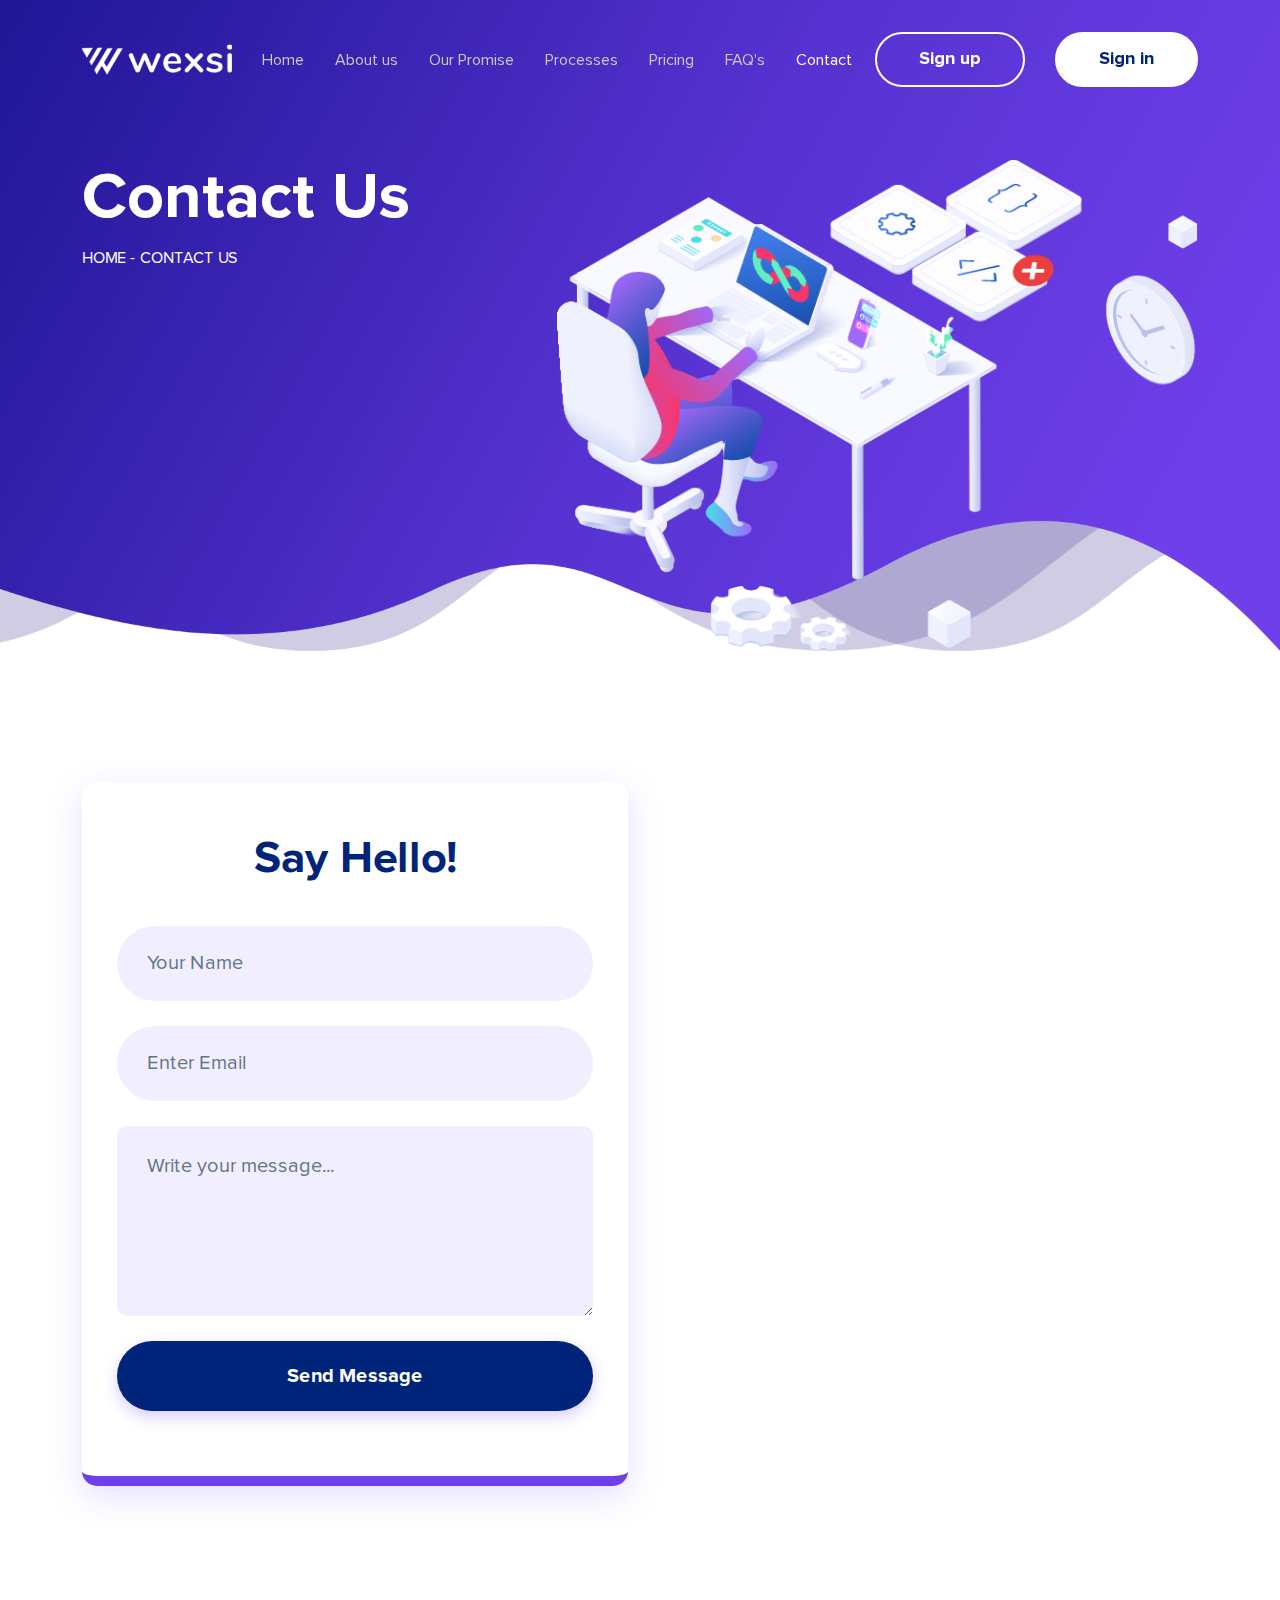
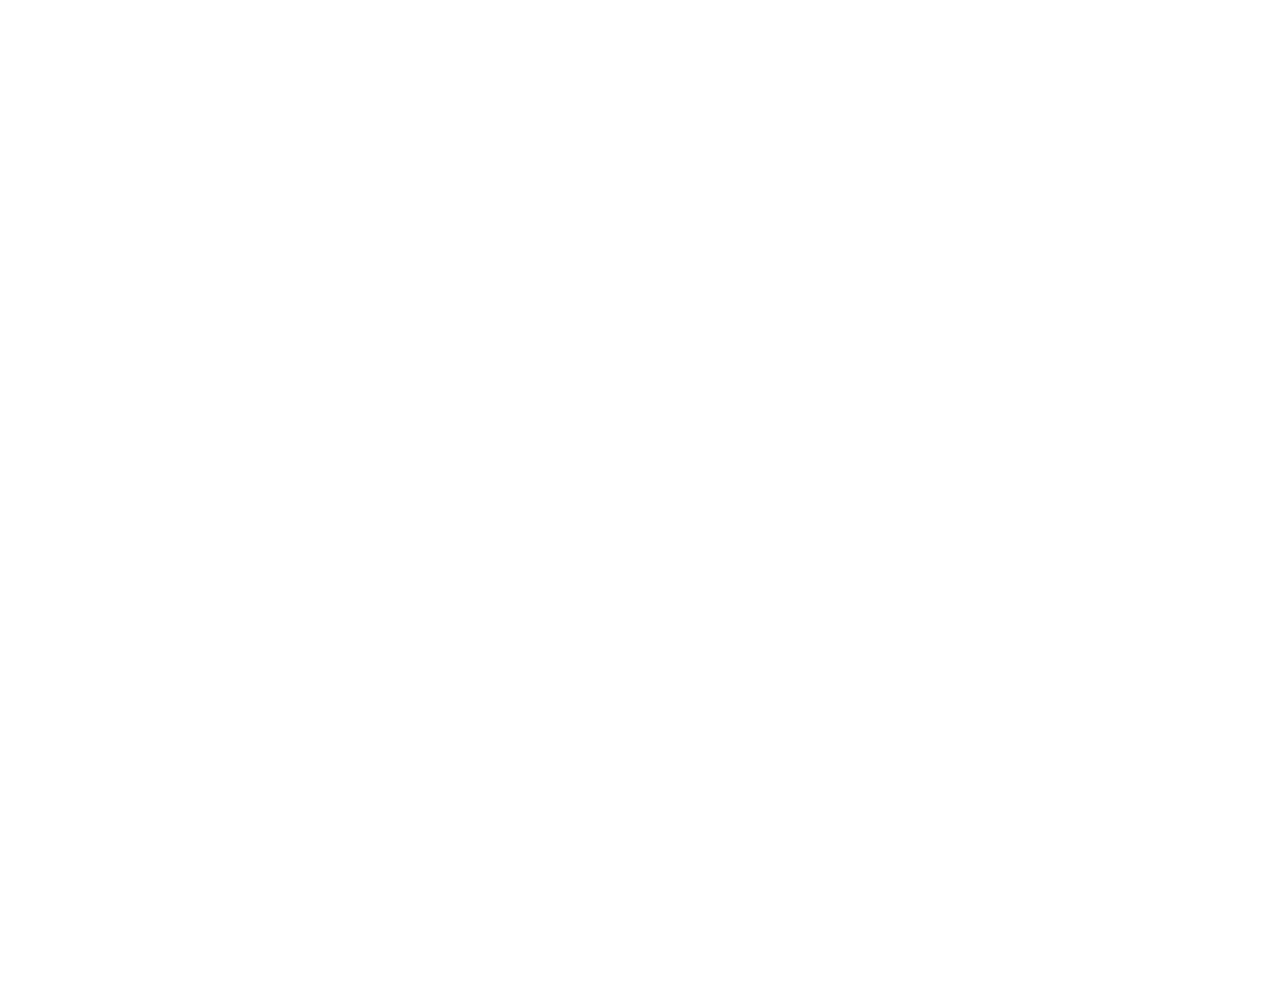
<file: contact_us.html>
<!DOCTYPE html>
<html lang="en">

<head>
    <!-- meta data is here -->
    <meta charset="UTF-8">
    <meta http-equiv="X-UA-Compatible" content="IE=edge">
    <meta name="viewport" content="width=device-width, initial-scale=1.0">
    <!-- page title is here -->
    <title>Build Beautiful Websites.</title>
    <!-- all css links here -->
    <link rel="stylesheet" href="vendors/font-awesome/css/all.min.css">
    <link rel="stylesheet" href="css/bootstrap.min.css">
    <link rel="stylesheet" href="css/animate.css">
    <link rel="stylesheet" href="fonts/font.css">
    <link rel="stylesheet" href="css/style.min.css">
    <!-- favicon here  -->
    <link rel="apple-touch-icon" sizes="180x180" href="img/favicon//apple-touch-icon.png">
    <link rel="icon" type="image/png" sizes="32x32" href="img/favicon//favicon-32x32.png">
    <link rel="icon" type="image/png" sizes="16x16" href="img/favicon//favicon-16x16.png">
    <link rel="manifest" href="img/favicon//site.webmanifest">
    <link rel="mask-icon" href="img/favicon//safari-pinned-tab.svg" color="#5bbad5">
    <meta name="msapplication-TileColor" content="#da532c">
    <meta name="theme-color" content="#ffffff">

</head>

<body>
    <!-- header area html start  -->
    <header class="rkb_header_area wow fadeInDown" data-wow-duration="2s" data-wow-delay=".5s" id="navbar">
        <div class="rkb_top_wrapper ">
            <nav class="navbar navbar-expand-lg">
                <div class="container container_1680">
                    <a class="navbar-brand" href="index.html">
                        <div class="logo_img">
                            <img src="img/logo/logo.png" alt="#" srcset="img/logo/logo@2x.png 2x"
                                class="rkb_main_logo img-fluid ">

                            <img src="img/logo/wexsillogo.png" alt="#" srcset="img/logo/wexsillogo_black@2x.png 2x" class="rkb_sticky_logo img-fluid">
                        </div>
                    </a> 
                    <div class="mobile_collaps_icon d-flex align-items-center">
                        <button class="navbar-toggle collapsed d-lg-none" type="button" data-bs-toggle="collapse"
                            data-bs-target="#navbarNavAltMarkup" aria-controls="navbarNavAltMarkup"
                            aria-expanded="false" aria-label="Toggle navigation">
                            <span class="icon-bar"></span>
                            <span class="icon-bar"></span>
                            <span class="icon-bar"></span>
                        </button>
                    </div> 
                    <div class="collapse navbar-collapse " id="navbarNavAltMarkup">
                        <ul class="navbar-nav rkb_navbar-nav ms-auto mb-2 mb-lg-0">
                            <li class="nav-item ">
                                <a class="nav-link " aria-current="page" href="index.html">Home</a>
                            </li>
                            <li class="nav-item">
                                <a class="nav-link" href="about.html">About us </a>
                            </li>
                            <li class="nav-item">
                                <a class="nav-link" href="our_promise.html">Our Promise</a>
                            </li>
                            <li class="nav-item">
                                <a class="nav-link" href="progress.html">Processes</a>
                            </li>
                            <li class="nav-item">
                                <a class="nav-link" href="our_pricing.html">Pricing</a>
                            </li>
                            <li class="nav-item">
                                <a class="nav-link" href="faq.html"> FAQ's </a>
                            </li>
                            <li class="nav-item active">
                                <a class="nav-link" href="contact_us.html">Contact</a>
                            </li>
                        </ul>
                        <a href="#" class="btn_1 rkb_btn_primary d-none d-xl-block">Sign up</a>
                        <a href="#" class="btn_2 rkb_btn_primary ">Sign in</a>
                    </div>
                </div>
            </nav>
        </div>
    </header>
    <!-- header area html end -->
    <!-- hero area html start  -->
    <section class="rkb_hero_area  ">
        <div class="hero_wrapper_2">
            <div class="container container_1680">
                <div class="row align-items-strat">
                    <div class="col-lg-5 col-md-6  order-md-1 order-2  ">
                        <div class="rkb_hero_contant ">
                            <h1 class="rkb_hero_title text-white wow fadeInLeft" data-wow-duration="2s" data-wow-delay=".5s">
                                Contact Us
                            </h1>
                            <ul class="text-white">
                                <li class="d-inline-block "><a href="index.html"
                                        class="text-white text-uppercase">Home</a></li>
                                <li class="d-inline-block">-</li>
                                <li class="d-inline-block"><a href="contact_us.html"
                                        class="text-white text-uppercase">Contact us</a></li>
                            </ul>
                        </div>
                    </div>
                    <div class="col-lg-7 col-md-6 order-md-2 order-1">
                        <div class="rkb_common_hero_img text-end wow fadeInRight" data-wow-duration="2s" data-wow-delay=".5s">
                            <img src="img/side_img/about_hero_right.png" class="img-fluid" alt="about_hero_img">
                        </div>
                    </div>
                </div>
            </div>
        </div>
    </section>
    <!-- hero area html end -->
    <!-- contact_form area html start -->
    <section class="rkb_section_padding">
        <div class="container">
            <div class="row align-items-center justify-content-center ">
                <div class="col-lg-6 col-sm-9 col-md-6">
                    <div class="rkb_contact_form wow fadeInLeft" data-wow-duration="1s" data-wow-delay=".5s">
                        <div class="rkb_section_title text-center ">
                            <h2 class="rkb_title_heading ">Say Hello!</h2>
                        </div>
                        <form class="rkb_contact_main_form text-center" action="#">
                            <input type="text" placeholder="Your Name" class="rkb_contact_info">
                            <input type="text" placeholder="Enter Email" class="rkb_contact_info">
                            <textarea placeholder="Write your message..."
                                class="rkb_contact_message rkb_contact_info"></textarea>
                            <button type="button" class="rkb_forom_contol_btn">Send Message</button>
                        </form>
                    </div>
                </div>
                <div class="col-lg-6 col-sm-9 col-md-6">
                    <div class="rkb_contact_form_right_info text-center  wow fadeInRight" data-wow-duration="1s" data-wow-delay=".5s">
                        <h2 class="rkb_contact_right_title fw-normal">
                            If you have questions, <br>
                            please contact and our FAQ <br>
                            before write a message.
                        </h2>
                        <address class="rkb_contact_address wow  fadeInDown" data-wow-duration="1s" data-wow-delay=".5s">
                            <a class="rkb_contact_address" href="mailto:support@wexsi.com">support@wexsi.com</a>
                            <p class="rkb_contact_address_p"> or</p>
                            <a class="rkb_contact_address" href="tel:+1(270)859-1104">+1 (270) 859-1104</a>
                        </address>
                    </div>
                </div>
            </div>
        </div>
    </section>
    <!-- contact_form area html end -->
    <!-- footer area html start  -->
    <footer class="rkb_footer_area rkb_footer_margin wow fadeInDown" data-wow-duration="1s" data-wow-delay=".5s">
        <div class="container">
            <div class="row align-items-center">
                <div class="col-xl-12">
                    <!-- cta section -->
                    <div class="rkb_cta bg-white  wow fadeInDown" data-wow-duration="1s" data-wow-delay=".5s">
                        <div class="row   align-items-center">
                            <div class="col-lg-7 order-lg-1  order-2 ">
                                <div class="rkb_section_title wow fadeInLeft" data-wow-duration="1s" data-wow-delay=".5s">
                                    <h2 class="rkb_title_heading">Build your website today</h2>
                                    <p class="rkb_title_desc">
                                        Ut fringilla tortor mauris, nec maximus ipsum feugiat vel. Maecenas quis <br>
                                        interdum lorem. Maecenas sed quam est. Nullam sit amet.
                                    </p>
                                    <a href="#" class="btn_4 rkb_btn_primary">Learn More</a>
                                </div>
                            </div>
                            <div class="col-lg-5   order-lg-2  order-1">
                                <div class="rkb_cta_thumb text-center wow fadeInright" data-wow-duration="1s" data-wow-delay=".5s">
                                    <img src="img/side_img/build_right.png" class="img-fluid rkb_cta_thumb_inner"
                                        alt="cta_thumb">
                                </div>
                            </div>
                        </div>
                    </div>
                </div>
                <div class="col-xl-12">
                    <div class="rkb_footer_info rkb_section_padding">
                        <div class="row">
                            <div class="col-lg-4 col-md-6 col-sm-6">
                                <!-- changes -->
                                <div class="footer_widget_inner wow fadeInDown" data-wow-duration="1s" data-wow-delay=".5s">
                                    <h4 class="rkb_footer_title fw-bold text-white ">Contact Information</h4>
                                    <address>
                                        <ul class="rkb_footer_list">
                                            <li class="rkb_footer_link text-white"> Phone: <a href="tel:34197266900046"
                                                    class="rkb_footer_link_span"> 34197266900046</a>
                                            </li>
                                            <li class="rkb_footer_link text-white"> Email: <a
                                                    href="mailto:support@yourmail.com"
                                                    class="rkb_footer_link_span">support@yourmail.com
                                                </a></li>
                                            <li class="rkb_footer_link text-white">Contact: <a
                                                    href="mailto:support@yourmail.com"
                                                    class="rkb_footer_link_span">info@support.com </a>
                                            </li>
                                        </ul>
                                    </address>
                                </div>
                            </div>
                            <div class="col-lg-3 col-md-6 col-sm-6">
                                <div class="footer_widget_inner wow fadeInDown" data-wow-duration="1s" data-wow-delay=".5s">
                                    <h4 class="rkb_footer_title fw-bold text-white ">Company</h4>
                                    <ul class="rkb_footer_list">
                                        <li><a class="rkb_footer_link text_gray" href="#">About Us </a></li>
                                        <li><a class="rkb_footer_link text_gray" href="#">Careers </a></li>
                                        <li><a class="rkb_footer_link text_gray" href="#">Contact Us </a></li>
                                        <li><a class="rkb_footer_link text_gray" href="#">Terms of Service</a></li>
                                        <li><a class="rkb_footer_link text_gray" href="#">Privacy Policy </a></li>
                                    </ul>
                                </div>
                            </div>
                            <div class="col-lg-3 col-md-6 col-sm-6">
                                <div class="footer_widget_inner wow fadeInDown" data-wow-duration="1s" data-wow-delay=".5s">
                                    <h4 class="rkb_footer_title fw-bold text-white">Resources</h4>
                                    <ul class="rkb_footer_list">
                                        <li><a class="rkb_footer_link text_gray" href="#">Documentation </a></li>
                                        <li><a class="rkb_footer_link text_gray" href="#">24/7 Support </a></li>
                                        <li><a class="rkb_footer_link text_gray" href="#">Community </a></li>
                                        <li><a class="rkb_footer_link text_gray" href="#">Developer Docs </a></li>
                                        <li><a class="rkb_footer_link text_gray" href="#">Affiliates </a></li>
                                    </ul>
                                </div>
                            </div>
                            <div class="col-lg-2 col-md-6 col-sm-6">
                                <div class="footer_widget_inner wow fadeInDown" data-wow-duration="2s" data-wow-delay=".5s">
                                    <h4 class="rkb_footer_title fw-bold text-white">Support</h4>

                                    <ul class="rkb_footer_list">
                                        <li><a class="rkb_footer_link text_gray" href="#">Terms of Sales</a></li>
                                        <li><a class="rkb_footer_link text_gray" href="#">Privacy Policy</a></li>
                                        <li><a class="rkb_footer_link text_gray" href="#">Delivery </a></li>
                                        <li><a class="rkb_footer_link text_gray" href="#">Sitemap </a></li>
                                    </ul>
                                </div>
                            </div>
                        </div>
                    </div>
                </div>
                <div class="col-xl-12">
                    <div class="rkb_copy_right_area text-center ">
                        <p class="rkb_copy_right_desc fw-normal text-white ">Copyright 2021. All Rights Reserved by Us
                        </p>
                    </div>
                </div>
            </div>
        </div>
    </footer>
    <!--footer area html end-->
    <!-- all js is here    -->
    <script src="js/jquery-3.5.1.min.js"></script>
    <script src="js/bootstrap.min.js"></script>
    <script src="js/wow.js"></script>
    <script src="js/popper.min.js"></script>
    <script src="js/main.js"></script>
</body>

</html>
</file>
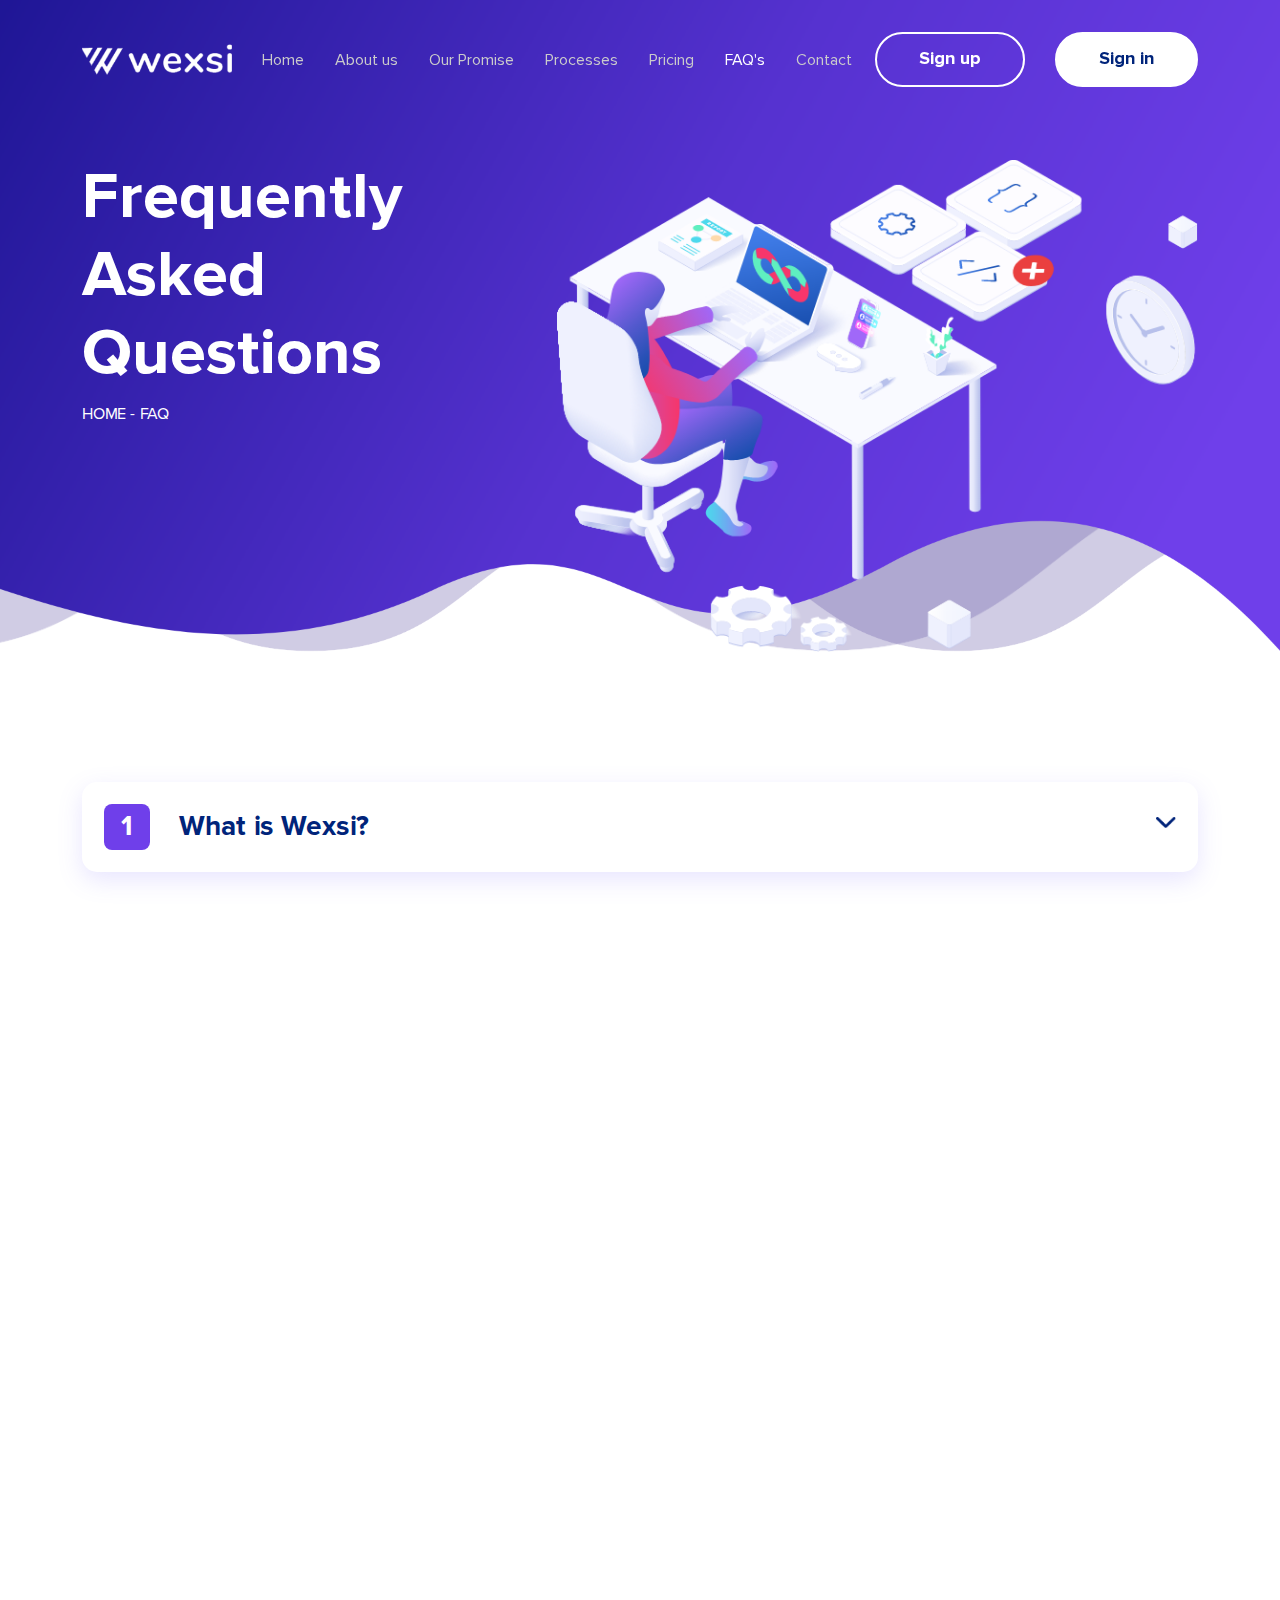
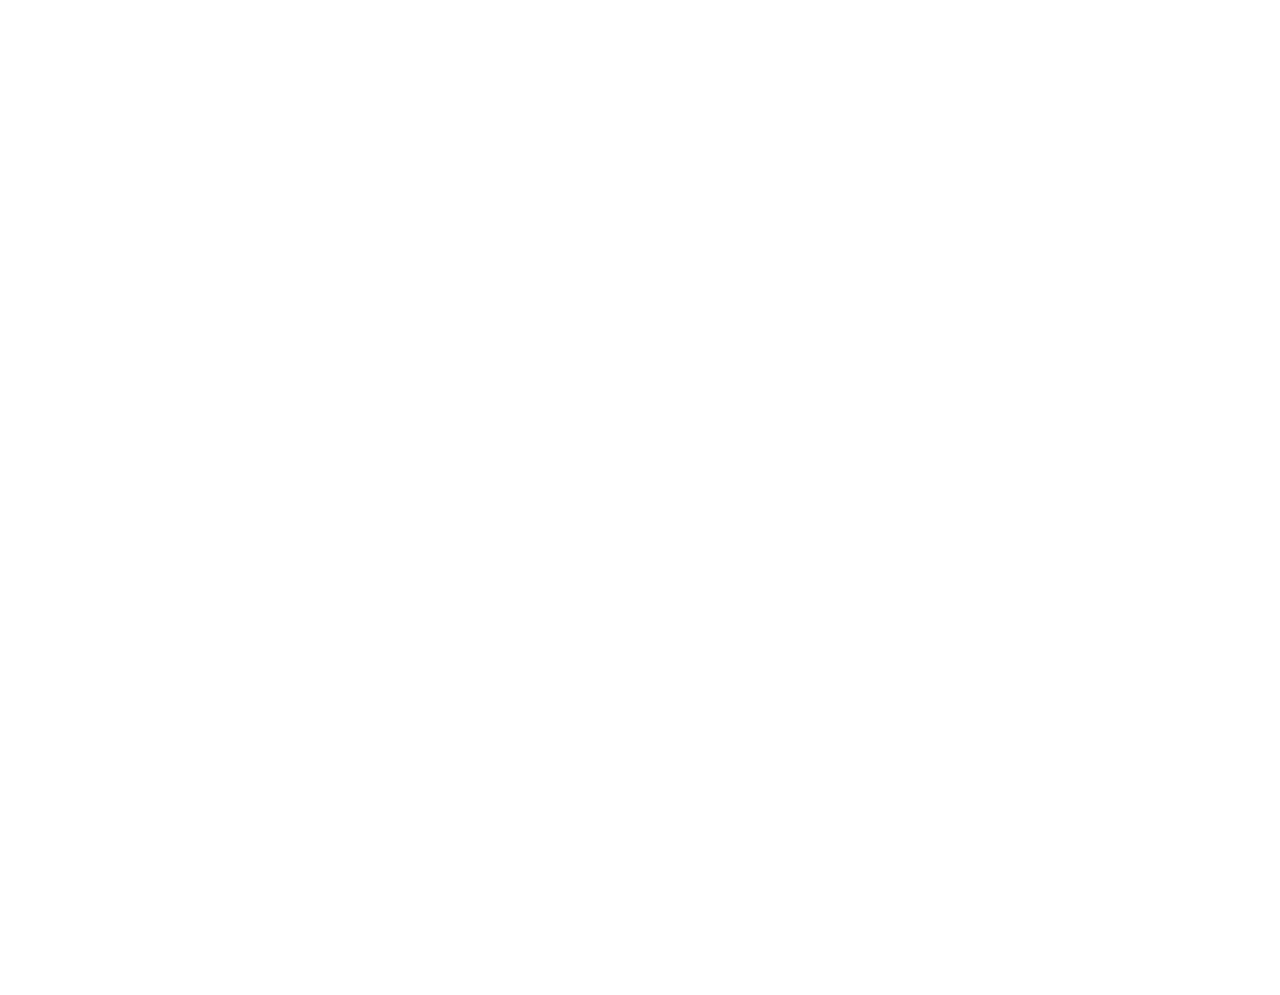
<file: faq.html>
<!DOCTYPE html>
<html lang="en">

<head>
    <!-- meta data is here -->
    <meta charset="UTF-8">
    <meta http-equiv="X-UA-Compatible" content="IE=edge">
    <meta name="viewport" content="width=device-width, initial-scale=1.0">
    <!-- page title is here -->
    <title>Build Beautiful Websites.</title>
    <!-- all css links here -->
    <link rel="stylesheet" href="vendors/font-awesome/css/all.min.css">
    <link rel="stylesheet" href="css/bootstrap.min.css">
    <link rel="stylesheet" href="css/animate.css">
    <link rel="stylesheet" href="fonts/font.css">
    <link rel="stylesheet" href="css/style.min.css">
    <!-- favicon here  -->
    <link rel="apple-touch-icon" sizes="180x180" href="img/favicon//apple-touch-icon.png">
    <link rel="icon" type="image/png" sizes="32x32" href="img/favicon//favicon-32x32.png">
    <link rel="icon" type="image/png" sizes="16x16" href="img/favicon//favicon-16x16.png">
    <link rel="manifest" href="img/favicon//site.webmanifest">
    <link rel="mask-icon" href="img/favicon//safari-pinned-tab.svg" color="#5bbad5">
    <meta name="msapplication-TileColor" content="#da532c">
    <meta name="theme-color" content="#ffffff">

</head>

<body>
    <!-- header area html start  -->
    <header class="rkb_header_area wow fadeInDown" data-wow-duration="1s" data-wow-delay=".5s" id="navbar">
        <div class="rkb_top_wrapper ">
            <nav class="navbar navbar-expand-lg">
                <div class="container container_1680">
                    <a class="navbar-brand" href="index.html">
                        <div class="logo_img">
                            <img src="img/logo/logo.png" alt="#" srcset="img/logo/logo@2x.png 2x"
                                class="rkb_main_logo img-fluid ">

                            <img src="img/logo/wexsillogo.png" alt="#" srcset="img/logo/wexsillogo_black@2x.png 2x"
                                class="rkb_sticky_logo img-fluid">
                        </div>
                    </a>
                    <div class="mobile_collaps_icon d-flex align-items-center">
                        <button class="navbar-toggle collapsed d-lg-none" type="button" data-bs-toggle="collapse"
                            data-bs-target="#navbarNavAltMarkup" aria-controls="navbarNavAltMarkup"
                            aria-expanded="false" aria-label="Toggle navigation">
                            <span class="icon-bar"></span>
                            <span class="icon-bar"></span>
                            <span class="icon-bar"></span>
                        </button>
                    </div>
                    <div class="collapse navbar-collapse " id="navbarNavAltMarkup">
                        <ul class="navbar-nav rkb_navbar-nav ms-auto mb-2 mb-lg-0">
                            <li class="nav-item  ">
                                <a class="nav-link " aria-current="page" href="index.html">Home</a>
                            </li>
                            <li class="nav-item">
                                <a class="nav-link" href="about.html">About us </a>
                            </li>
                            <li class="nav-item">
                                <a class="nav-link" href="our_promise.html">Our Promise</a>
                            </li>
                            <li class="nav-item">
                                <a class="nav-link" href="progress.html">Processes</a>
                            </li>
                            <li class="nav-item">
                                <a class="nav-link" href="our_pricing.html">Pricing</a>
                            </li>
                            <li class="nav-item active">
                                <a class="nav-link" href="faq.html"> FAQ's </a>
                            </li>
                            <li class="nav-item">
                                <a class="nav-link" href="contact_us.html">Contact</a>
                            </li>
                        </ul>
                        <a href="#" class="btn_1 rkb_btn_primary d-none d-xl-block">Sign up</a>
                        <a href="#" class="btn_2 rkb_btn_primary ">Sign in</a>
                    </div>
                </div>
            </nav>
        </div>
    </header>
    <!-- header area html end -->
    <!-- hero area html start -->
    <section class="rkb_hero_area  ">
        <div class="hero_wrapper_2">
            <div class="container container_1680">
                <div class="row align-items-strat">
                    <div class="col-lg-5 col-md-6  order-md-1 order-2  ">
                        <div class="rkb_hero_contant ">
                            <h1 class="rkb_hero_title text-white wow fadeInLeft" data-wow-duration="1s" data-wow-delay=".5s">
                                Frequently Asked <br>
                                Questions
                            </h1>
                            <ul class="text-white">
                                <li class="d-inline-block "><a href="index.html" class="text-white text-uppercase">Home
                                    </a></li>
                                <li class="d-inline-block">-</li>
                                <li class="d-inline-block"><a href="faq.html" class="text-white text-uppercase">
                                        Faq</a></li>
                            </ul>
                        </div>
                    </div>
                    <div class="col-lg-7 col-md-6 order-md-2 order-1">
                        <div class="rkb_common_hero_img text-end wow fadeInRight" data-wow-duration="1s" data-wow-delay=".5s">
                            <img src="img/side_img/about_hero_right.png" class="img-fluid" alt="about_hero_img">
                        </div>
                    </div>
                </div>
            </div>
        </div>
    </section>
    <!-- hero area html end -->
    <!-- faq acordeant html start -->
    <section class="rkb_faq_raea rkb_padding_bottom rkb_padding_top_130">
        <div class="container container_1076">
            <div class="row">
                <div class="col-lg-12">
                    <div class="rkb_faq_accordient">
                        <div class="accordion" id="accordionExample">
                            <div class="accordion-item wow fadeInLeft" data-wow-duration="1s" data-wow-delay=".5s">
                                <div class="accordion-header" id="headingTwo">
                                    <button class="accordion-button collapsed" type="button" data-bs-toggle="collapse"
                                        data-bs-target="#collapseTwo" aria-expanded="false" aria-controls="collapseTwo">
                                        <span class="accordion_header_span">1</span>What is Wexsi?
                                    </button>
                                </div>
                                <div id="collapseTwo" class="accordion-collapse collapse" aria-labelledby="headingTwo"
                                    data-bs-parent="#accordionExample">
                                    <div class="accordion-body">
                                        Wexsi is a tool online, that is specialized to sites of personal or business
                                        sites.
                                    </div>
                                </div>
                            </div>
                            <div class="accordion-item wow fadeInRight" data-wow-duration="1s" data-wow-delay=".5s">
                                <div class="accordion-header" id="headingOne">
                                    <button class="accordion-button" type="button" data-bs-toggle="collapse"
                                        data-bs-target="#collapseOne" aria-expanded="true" aria-controls="collapseOne">
                                        <span class="accordion_header_span">2</span>How works Wexsi?
                                    </button>
                                </div>
                                <div id="collapseOne" class="accordion-collapse collapse show"
                                    aria-labelledby="headingOne" data-bs-parent="#accordionExample">
                                    <div class="accordion-body">
                                        Wexsi is a tool online, that is specialized to sites of personal or business
                                        sites.
                                    </div>
                                </div>
                            </div>
                            <div class="accordion-item wow fadeInLeft" data-wow-duration="1s" data-wow-delay=".5s">
                                <div class="accordion-header" id="headingThree">
                                    <button class="accordion-button collapsed" type="button" data-bs-toggle="collapse"
                                        data-bs-target="#collapseThree" aria-expanded="false"
                                        aria-controls="collapseThree">
                                        <span class="accordion_header_span">3</span>How can I cancel my membership?
                                    </button>
                                </div>
                                <div id="collapseThree" class="accordion-collapse collapse"
                                    aria-labelledby="headingThree" data-bs-parent="#accordionExample">
                                    <div class="accordion-body">
                                        Wexsi is a tool online, that is specialized to sites of personal or business
                                        sites.
                                    </div>
                                </div>
                            </div>
                            <div class="accordion-item wow fadeInRight" data-wow-duration="1s" data-wow-delay=".5s">
                                <div class="accordion-header" id="headingfour">
                                    <button class="accordion-button collapsed" type="button" data-bs-toggle="collapse"
                                        aria-controls="collapsefour">
                                        <span class="accordion_header_span">4</span>How works Wexsi?
                                    </button>
                                </div>
                                <div id="collapsefour" class="accordion-collapse collapse" aria-labelledby="headingfour"
                                    data-bs-parent="#accordionExample">
                                    <div class="accordion-body">
                                        Wexsi is a tool online, that is specialized to sites of personal or business
                                        sites.
                                    </div>
                                </div>
                            </div>
                            <div class="accordion-item wow fadeInLeft" data-wow-duration="1s" data-wow-delay=".5s">
                                <div class="accordion-header" id="headingFive">
                                    <button class="accordion-button collapsed" type="button" data-bs-toggle="collapse"
                                        data-bs-target="#collapseFive" aria-expanded="false"
                                        aria-controls="collapseFive">
                                        <span class="accordion_header_span">5</span>How can I cancel my membership?
                                    </button>
                                </div>
                                <div id="collapseFive" class="accordion-collapse collapse" aria-labelledby="headingFive"
                                    data-bs-parent="#accordionExample">
                                    <div class="accordion-body">
                                        Wexsi is a tool online, that is specialized to sites of personal or business
                                        sites.
                                    </div>
                                </div>
                            </div>
                        </div>
                    </div>
                </div>
            </div>
        </div>
    </section>
    <!-- faq acordeant html end -->
    <!-- footer area html start  -->
    <footer class="rkb_footer_area rkb_footer_margin wow fadeInDown" data-wow-duration="1s" data-wow-delay=".5s">
        <div class="container">
            <div class="row align-items-center">
                <div class="col-xl-12">
                    <!-- cta section -->
                    <div class="rkb_cta bg-white  wow fadeInDown" data-wow-duration="1s" data-wow-delay=".5s">
                        <div class="row   align-items-center">
                            <div class="col-lg-7 order-lg-1  order-2 ">
                                <div class="rkb_section_title wow fadeInLeft" data-wow-duration="1s" data-wow-delay=".5s">
                                    <h2 class="rkb_title_heading">Build your website today</h2>
                                    <p class="rkb_title_desc">
                                        Ut fringilla tortor mauris, nec maximus ipsum feugiat vel. Maecenas quis <br>
                                        interdum lorem. Maecenas sed quam est. Nullam sit amet.
                                    </p>
                                    <a href="#" class="btn_4 rkb_btn_primary">Learn More</a>
                                </div>
                            </div>
                            <div class="col-lg-5   order-lg-2  order-1">
                                <div class="rkb_cta_thumb text-center wow fadeInright" data-wow-duration="1s" data-wow-delay=".5s">
                                    <img src="img/side_img/build_right.png" class="img-fluid rkb_cta_thumb_inner"
                                        alt="cta_thumb">
                                </div>
                            </div>
                        </div>
                    </div>
                </div>
                <div class="col-xl-12">
                    <div class="rkb_footer_info rkb_section_padding">
                        <div class="row">
                            <div class="col-lg-4 col-md-6 col-sm-6">
                                <!-- changes -->
                                <div class="footer_widget_inner wow fadeInDown" data-wow-duration="1s" data-wow-delay=".5s">
                                    <h4 class="rkb_footer_title fw-bold text-white ">Contact Information</h4>
                                    <address>
                                        <ul class="rkb_footer_list">
                                            <li class="rkb_footer_link text-white"> Phone: <a href="tel:34197266900046"
                                                    class="rkb_footer_link_span"> 34197266900046</a>
                                            </li>
                                            <li class="rkb_footer_link text-white"> Email: <a
                                                    href="mailto:support@yourmail.com"
                                                    class="rkb_footer_link_span">support@yourmail.com
                                                </a></li>
                                            <li class="rkb_footer_link text-white">Contact: <a
                                                    href="mailto:support@yourmail.com"
                                                    class="rkb_footer_link_span">info@support.com </a>
                                            </li>
                                        </ul>
                                    </address>
                                </div>
                            </div>
                            <div class="col-lg-3 col-md-6 col-sm-6">
                                <div class="footer_widget_inner wow fadeInDown" data-wow-duration="1s" data-wow-delay=".5s">
                                    <h4 class="rkb_footer_title fw-bold text-white ">Company</h4>
                                    <ul class="rkb_footer_list">
                                        <li><a class="rkb_footer_link text_gray" href="#">About Us </a></li>
                                        <li><a class="rkb_footer_link text_gray" href="#">Careers </a></li>
                                        <li><a class="rkb_footer_link text_gray" href="#">Contact Us </a></li>
                                        <li><a class="rkb_footer_link text_gray" href="#">Terms of Service</a></li>
                                        <li><a class="rkb_footer_link text_gray" href="#">Privacy Policy </a></li>
                                    </ul>
                                </div>
                            </div>
                            <div class="col-lg-3 col-md-6 col-sm-6">
                                <div class="footer_widget_inner wow fadeInDown" data-wow-duration="1s" data-wow-delay=".5s">
                                    <h4 class="rkb_footer_title fw-bold text-white">Resources</h4>
                                    <ul class="rkb_footer_list">
                                        <li><a class="rkb_footer_link text_gray" href="#">Documentation </a></li>
                                        <li><a class="rkb_footer_link text_gray" href="#">24/7 Support </a></li>
                                        <li><a class="rkb_footer_link text_gray" href="#">Community </a></li>
                                        <li><a class="rkb_footer_link text_gray" href="#">Developer Docs </a></li>
                                        <li><a class="rkb_footer_link text_gray" href="#">Affiliates </a></li>
                                    </ul>
                                </div>
                            </div>
                            <div class="col-lg-2 col-md-6 col-sm-6">
                                <div class="footer_widget_inner wow fadeInDown" data-wow-duration="2s" data-wow-delay=".5s">
                                    <h4 class="rkb_footer_title fw-bold text-white">Support</h4>

                                    <ul class="rkb_footer_list">
                                        <li><a class="rkb_footer_link text_gray" href="#">Terms of Sales</a></li>
                                        <li><a class="rkb_footer_link text_gray" href="#">Privacy Policy</a></li>
                                        <li><a class="rkb_footer_link text_gray" href="#">Delivery </a></li>
                                        <li><a class="rkb_footer_link text_gray" href="#">Sitemap </a></li>
                                    </ul>
                                </div>
                            </div>
                        </div>
                    </div>
                </div>
                <div class="col-xl-12">
                    <div class="rkb_copy_right_area text-center ">
                        <p class="rkb_copy_right_desc fw-normal text-white ">Copyright 2021. All Rights Reserved by Us
                        </p>
                    </div>
                </div>
            </div>
        </div>
    </footer>
    <!--footer area html end-->
    <!-- all js is here -->
    <script src="js/jquery-3.5.1.min.js"></script>
    <script src="js/bootstrap.min.js"></script>
    <script src="js/wow.js"></script>
    <script src="js/popper.min.js"></script>
    <script src="js/main.js"></script>
</body>

</html>
</file>
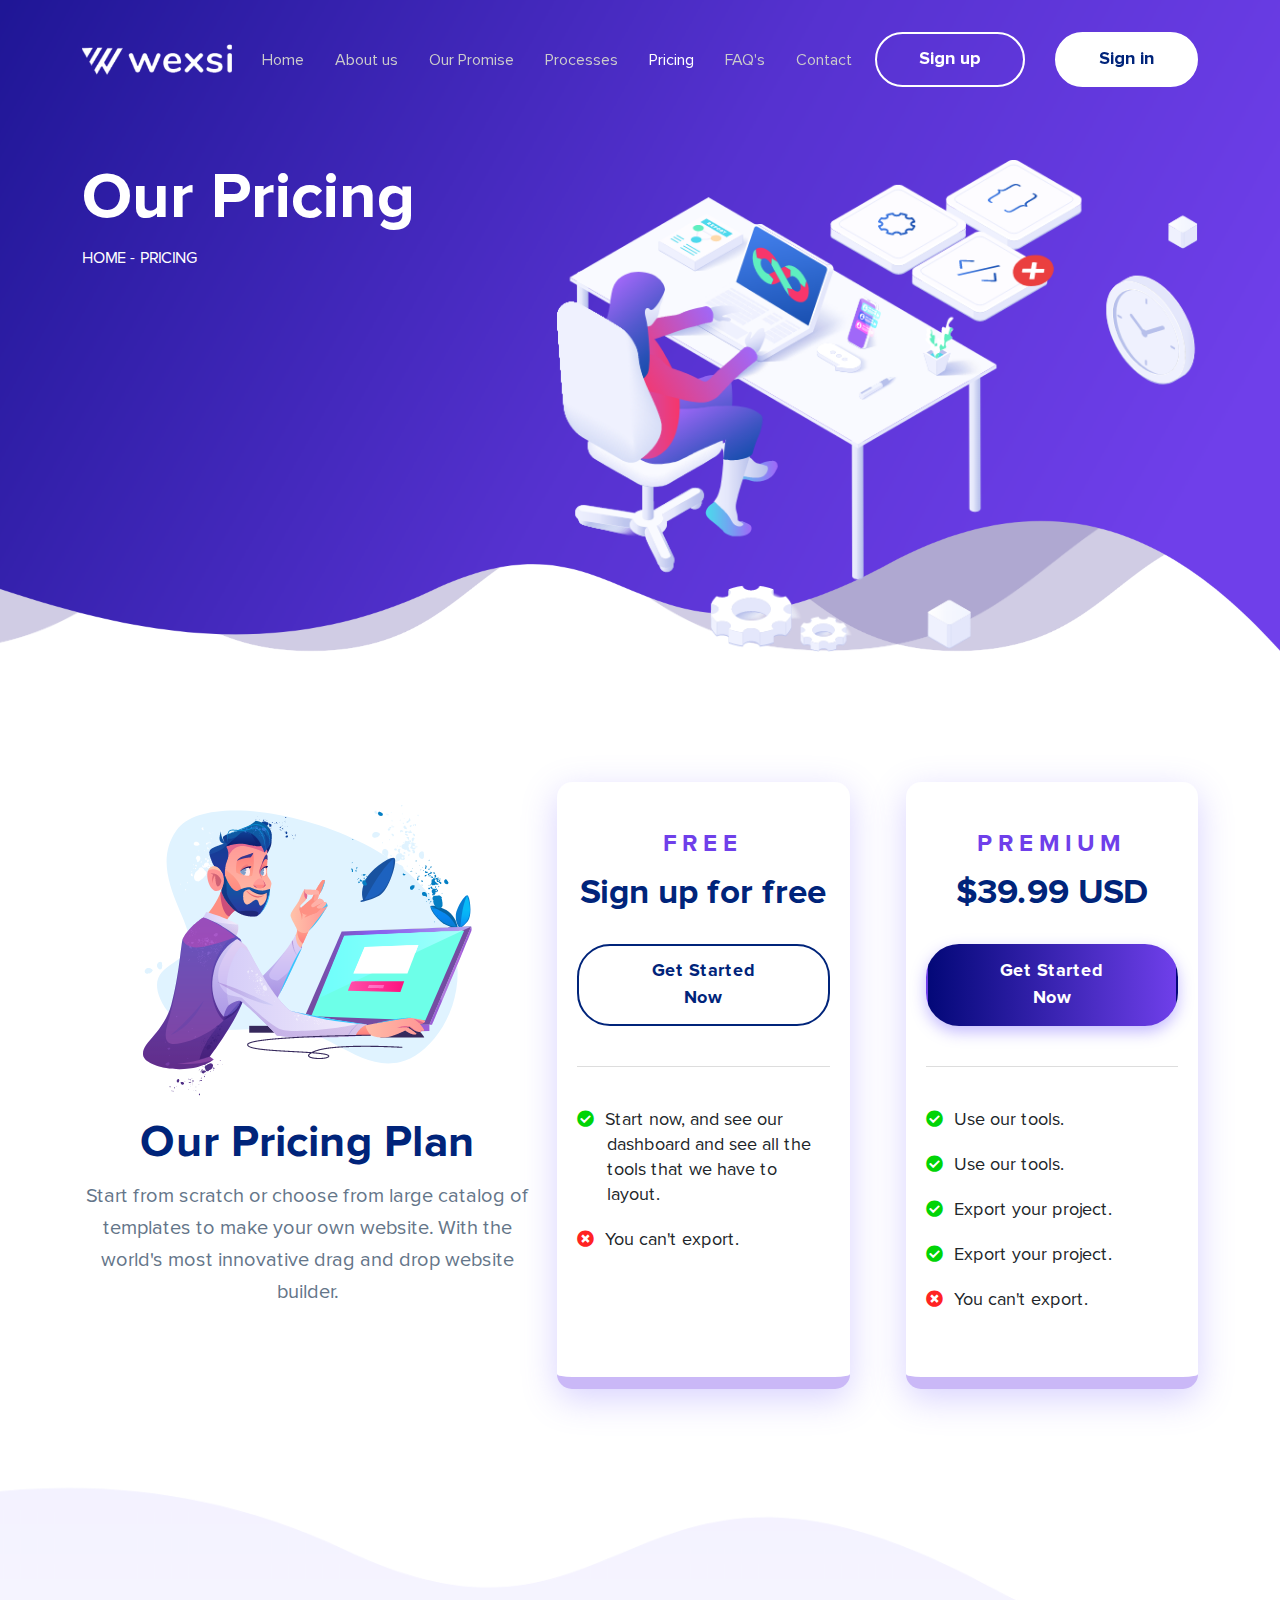
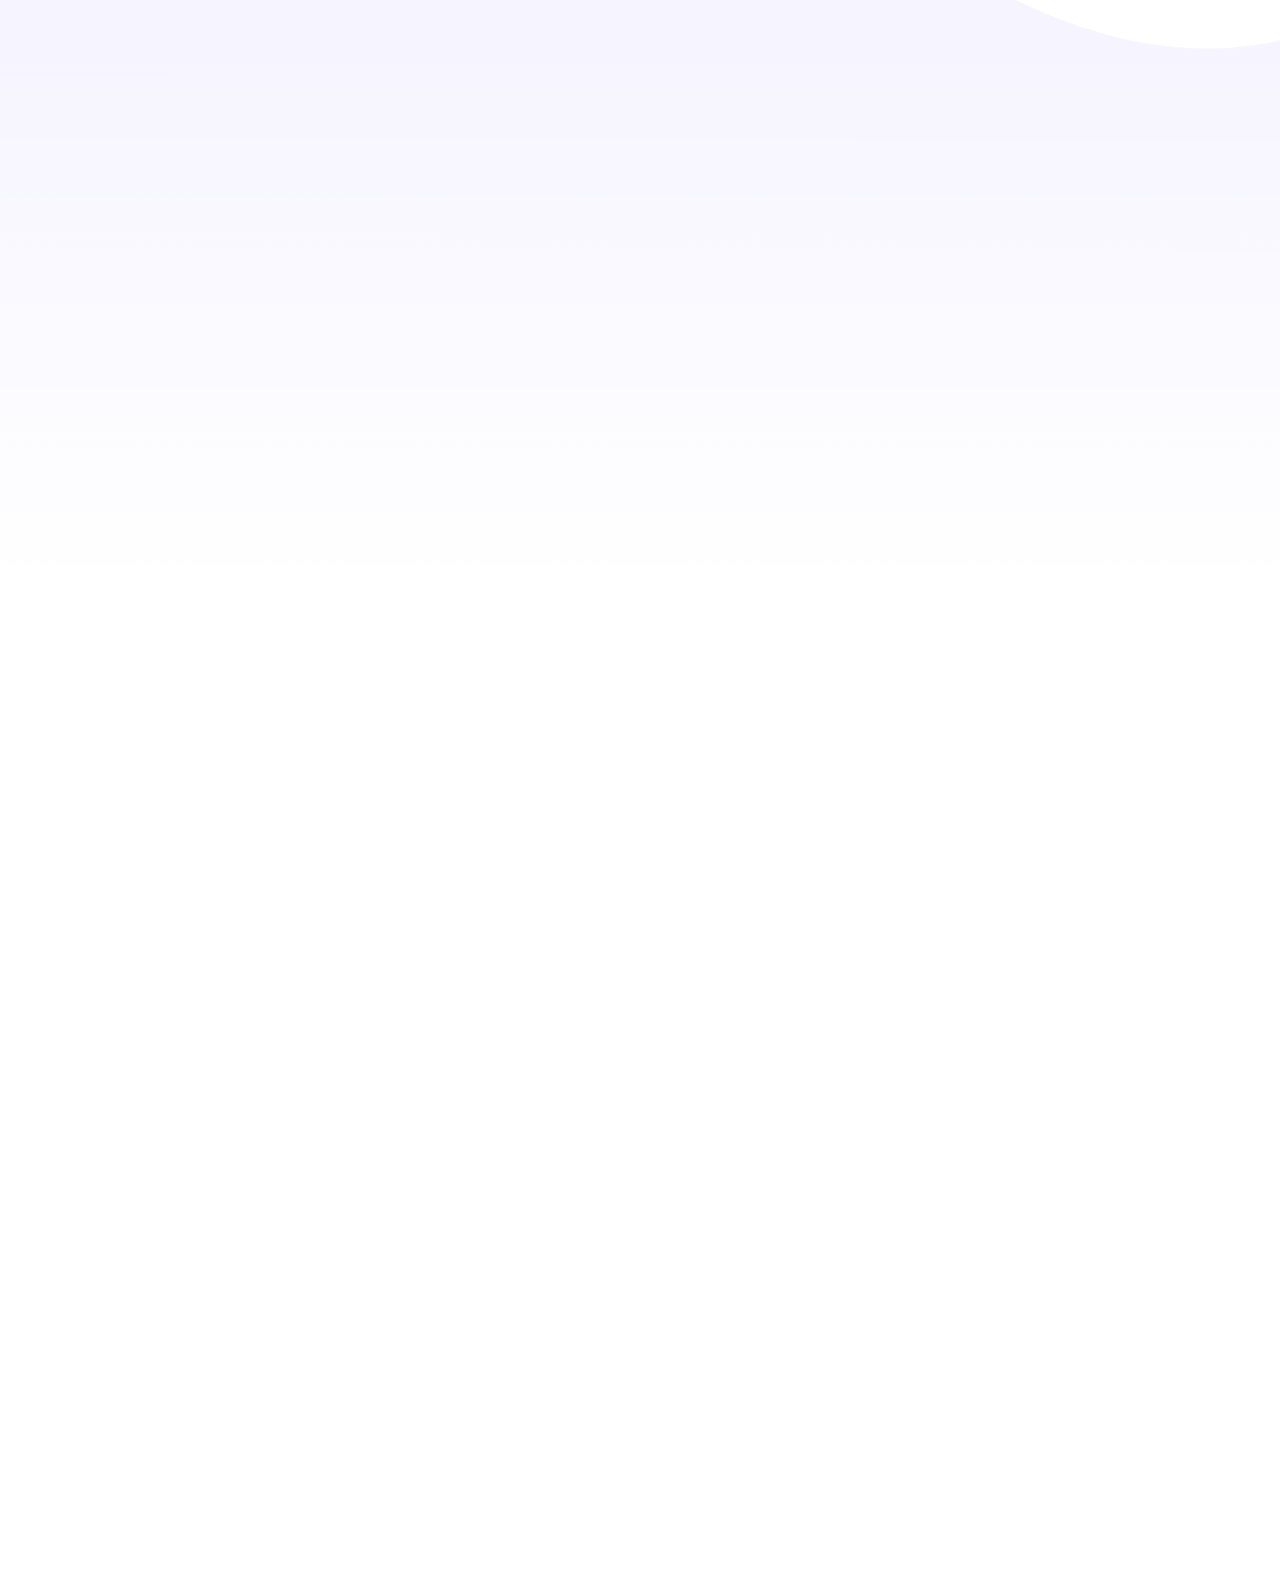
<file: our_pricing.html>
<!DOCTYPE html>
<html lang="en">

<head>
    <!-- meta data is here -->
    <meta charset="UTF-8">
    <meta http-equiv="X-UA-Compatible" content="IE=edge">
    <meta name="viewport" content="width=device-width, initial-scale=1.0">
    <!-- page title is here -->
    <title>Build Beautiful Websites.</title>
    <!-- all css links here -->
    <link rel="stylesheet" href="vendors/font-awesome/css/all.min.css">
    <link rel="stylesheet" href="css/bootstrap.min.css">
    <link rel="stylesheet" href=" css/animate.css">
    <link rel="stylesheet" href="fonts/font.css">
    <link rel="stylesheet" href="css/style.min.css">
    <!-- favicon here  -->
    <link rel="apple-touch-icon" sizes="180x180" href="img/favicon//apple-touch-icon.png">
    <link rel="icon" type="image/png" sizes="32x32" href="img/favicon//favicon-32x32.png">
    <link rel="icon" type="image/png" sizes="16x16" href="img/favicon//favicon-16x16.png">
    <link rel="manifest" href="img/favicon//site.webmanifest">
    <link rel="mask-icon" href="img/favicon//safari-pinned-tab.svg" color="#5bbad5">
    <meta name="msapplication-TileColor" content="#da532c">
    <meta name="theme-color" content="#ffffff">

</head>

<body>
    <!-- header area html start  -->
    <header class="rkb_header_area  wow fadeInDown" data-wow-duration="1s" data-wow-delay=".5s" id="navbar">
        <div class="rkb_top_wrapper ">
            <nav class="navbar navbar-expand-lg">
                <div class="container container_1680">
                    <a class="navbar-brand" href="index.html">
                        <div class="logo_img">
                            <img src="img/logo/logo.png" alt="#" srcset="img/logo/logo@2x.png 2x"
                                class="rkb_main_logo img-fluid ">

                            <img src="img/logo/wexsillogo.png" alt="#" srcset="img/logo/wexsillogo_black@2x.png 2x" class="rkb_sticky_logo img-fluid">
                        </div>
                    </a> 
                    <div class="mobile_collaps_icon d-flex align-items-center">
                        <button class="navbar-toggle collapsed d-lg-none" type="button" data-bs-toggle="collapse"
                            data-bs-target="#navbarNavAltMarkup" aria-controls="navbarNavAltMarkup"
                            aria-expanded="false" aria-label="Toggle navigation">
                            <span class="icon-bar"></span>
                            <span class="icon-bar"></span>
                            <span class="icon-bar"></span>
                        </button>
                    </div> 
                    <div class="collapse navbar-collapse " id="navbarNavAltMarkup">
                        <ul class="navbar-nav rkb_navbar-nav ms-auto mb-2 mb-lg-0">
                            <li class="nav-item">
                                <a class="nav-link " aria-current="page" href="index.html">Home</a>
                            </li>
                            <li class="nav-item">
                                <a class="nav-link" href="about.html">About us </a>
                            </li>
                            <li class="nav-item">
                                <a class="nav-link" href="our_promise.html">Our Promise</a>
                            </li>
                            <li class="nav-item">
                                <a class="nav-link" href="progress.html">Processes</a>
                            </li>
                            <li class="nav-item active">
                                <a class="nav-link" href="our_pricing.html">Pricing</a>
                            </li>
                            <li class="nav-item">
                                <a class="nav-link" href="faq.html"> FAQ's </a>
                            </li>
                            <li class="nav-item">
                                <a class="nav-link" href="contact_us.html">Contact</a>
                            </li>
                        </ul>
                        <a href="#" class="btn_1 rkb_btn_primary d-none d-xl-block">Sign up</a>
                        <a href="#" class="btn_2 rkb_btn_primary ">Sign in</a>
                    </div>
                </div>
            </nav>
        </div>
    </header>
    <!-- header area html end -->
    <!-- hero area html start -->
    <section class="rkb_hero_area  ">
        <div class="hero_wrapper_2">
            <div class="container container_1680">
                <div class="row align-items-strat">
                    <div class="col-lg-5 col-md-6  order-md-1 order-2  ">
                        <div class="rkb_hero_contant ">
                            <h1 class="rkb_hero_title text-white  wow fadeInLeft" data-wow-duration="1s" data-wow-delay=".5s">
                                Our  
                                Pricing
                            </h1>
                            <ul class="text-white">
                                <li class="d-inline-block "><a href="index.html" class="text-white text-uppercase">Home
                                    </a></li>
                                <li class="d-inline-block">-</li>
                                <li class="d-inline-block"><a href="our_pricing.html" class="text-white text-uppercase">
                                        Pricing</a></li>
                            </ul>
                        </div>
                    </div>
                    <div class="col-lg-7 col-md-6 order-md-2 order-1">
                        <div class="rkb_common_hero_img text-end ">
                            <img src="img/side_img/about_hero_right.png" class="img-fluid" alt="about_hero_img">
                        </div>
                    </div>
                </div>
            </div>
        </div>
    </section>
    <!-- hero area html end -->
    <!-- pricing_plan_main_heml start -->
    <section class="rkb_section_padding">
        <div class="container">
            <div class="row ">
                <div class="col-lg-5">
                    <div class="rkb_pricing_text_box wow fadeInDown" data-wow-duration="1s" data-wow-delay=".5s">
                        <div class="rkb_pricing_thumb text-center">
                            <img src="img/side_img/pricing_left_thumb.png" class="img-fluid" alt="">
                        </div>
                        <div class="rkb_pricing_content  ">
                            <div class="rkb_section_title rkb_section_title_2 text-center">
                                <h2 class="rkb_title_heading">Our Pricing Plan</h2>
                                <p>
                                    Start from scratch or choose from large catalog of <br>
                                    templates to make your own website. With the world's <br>
                                    most innovative drag and drop website builder.
                                </p>
                            </div>
                        </div>
                    </div>
                </div>
                <div class="col-lg-7">
                    <div class="row justify-content-center">
                        <div class="col-lg-6 col-md-6 col-sm-12">
                            <div class="rkb_pricing_box rkb_pricing_box_2 ms-xl-auto me-xl-3 bg-white text-center  wow fadeInDown" data-wow-duration="1s" data-wow-delay=".5s">
                                <div class="rkb_pricing_box_title">
                                    <span class="rkb_pricing_box_span">FREE</span>
                                    <h3 class="rkb_pricing_box_heading">Sign up for free</h3>
                                    <a href="#" class="btn_5 rkb_btn_primary ">Get Started Now</a>
                                </div>
                                <div class="rkb_pricing_list text-start">
                                    <ul class="rkb_pricing_ul">
                                        <li class="rkb_pricing_li">
                                            <i class="fas fa-check-circle rkb_check"></i>
                                            Start now, and see our dashboard <br>
                                            and see all the tools that we have <br>
                                            to layout.
                                        </li>
                                        <li class="rkb_pricing_li">
                                            <i class="fas fa-times-circle rkb_times"></i> You can't export.
                                        </li>
                                    </ul>
                                </div>
                            </div>
                        </div>
                        <div class="col-lg-6 col-md-6 col-sm-12">
                            <div class="rkb_pricing_box rkb_pricing_box_2 me-xl-auto ms-xl-3 bg-white text-center  wow fadeInDown" data-wow-duration="1s" data-wow-delay=".5s">
                                <div class="rkb_pricing_box_title">
                                    <span class="rkb_pricing_box_span">premium</span>
                                    <h3 class="rkb_pricing_box_heading">$39.99 USD</h3>
                                    <a href="#" class="btn_6 rkb_btn_primary">Get Started Now</a>
                                </div>
                                <div class="rkb_pricing_list text-start">
                                    <ul class="rkb_pricing_ul">
                                        <li class="rkb_pricing_li">
                                            <i class="fas fa-check-circle rkb_check"></i> Use our tools.
                                        </li>
                                        <li class="rkb_pricing_li">
                                            <i class="fas fa-check-circle rkb_check"></i> Use our tools.
                                        </li>
                                        <li class="rkb_pricing_li">
                                            <i class="fas fa-check-circle rkb_check"></i> Export your project.
                                        </li>
                                        <li class="rkb_pricing_li">
                                            <i class="fas fa-check-circle rkb_check"></i> Export your project.
                                        </li>
                                        <li class="rkb_pricing_li">
                                            <i class="fas fa-times-circle rkb_times"></i> You can't export.
                                        </li>
                                    </ul>
                                </div>
                            </div>
                        </div>
                    </div>
                </div>
            </div>
        </div>
    </section>
    <!-- pricing_plan_main_heml end -->
    <!-- pricing_text_box area html start -->
    <section class="rkb_about_contact_us_area">
        <div class="rkb_about_section_inner_padding rkb_about_section_inner_padding_2">
            <div class="container">
                <div class="row justify-content-center align-items-center">
                    <div class="col-lg-6 col-md-9">
                        <div class="rkb_img_box">
                            <div class="rkb_pricing_text_img wow fadeInLeft" data-wow-duration="1s" data-wow-delay=".5s">
                                <img src="img/side_img/pricing_text_box_left.png" class="img-fluid "
                                    alt="pricing_textbox_thumb">
                            </div>
                        </div>
                    </div>
                    <div class="col-lg-6 col-md-9">
                        <div class="rkb_text_box wow fadeInRight" data-wow-duration="1s" data-wow-delay=".5s">
                            <h2 class="rkb_text_box_title rkb_text_box_title_2">
                                Thinks that <br>
                                you have to know
                            </h2>
                            <ul class="rkb_pricing_textbox_list">
                                <li class="rkb_pricing_textbox_li">
                                    <i class="fas fa-check-circle"></i>
                                    <h5 class="rkb_pricing_textbox_h5">This tool is online</h5>
                                    <h6 class="rkb_pricing_textbox_h6">You can access from every device that support a
                                        web
                                        browser.</h6>
                                </li>
                                <li class="rkb_pricing_textbox_li">
                                    <i class="fas fa-check-circle"></i>
                                    <h5 class="rkb_pricing_textbox_h5">You can export when you want</h5>
                                    <h6 class="rkb_pricing_textbox_h6">You can expert your site when you want.</h6>
                                </li>
                                <li class="rkb_pricing_textbox_li">
                                    <i class="fas fa-check-circle"></i>
                                    <h5 class="rkb_pricing_textbox_h5">You can redit your site when you want</h5>
                                    <h6 class="rkb_pricing_textbox_h6">
                                        if you want big changes or tiny changes you can change <br>
                                        when you want.
                                    </h6>
                                </li>
                            </ul>
                            <a href="#" class="btn_4 rkb_btn_primary">Learn More</a>
                        </div>
                    </div>
                </div>
            </div>
        </div>
    </section>
    <!-- pricing_text_box area html end -->
    <!-- footer area html start -->
    <footer class="rkb_footer_area rkb_footer_margin wow fadeInDown" data-wow-duration="1s" data-wow-delay=".5s">
        <div class="container">
            <div class="row align-items-center">
                <div class="col-xl-12">
                    <!-- cta section -->
                    <div class="rkb_cta bg-white  wow fadeInDown" data-wow-duration="1s" data-wow-delay=".5s">
                        <div class="row   align-items-center">
                            <div class="col-lg-7 order-lg-1  order-2 ">
                                <div class="rkb_section_title wow fadeInLeft" data-wow-duration="1s" data-wow-delay=".5s">
                                    <h2 class="rkb_title_heading">Build your website today</h2>
                                    <p class="rkb_title_desc">
                                        Ut fringilla tortor mauris, nec maximus ipsum feugiat vel. Maecenas quis <br>
                                        interdum lorem. Maecenas sed quam est. Nullam sit amet.
                                    </p>
                                    <a href="#" class="btn_4 rkb_btn_primary">Learn More</a>
                                </div>
                            </div>
                            <div class="col-lg-5   order-lg-2  order-1">
                                <div class="rkb_cta_thumb text-center wow fadeInright" data-wow-duration="1s" data-wow-delay=".5s">
                                    <img src="img/side_img/build_right.png" class="img-fluid rkb_cta_thumb_inner"
                                        alt="cta_thumb">
                                </div>
                            </div>
                        </div>
                    </div>
                </div>
                <div class="col-xl-12">
                    <div class="rkb_footer_info rkb_section_padding">
                        <div class="row">
                            <div class="col-lg-4 col-md-6 col-sm-6">
                                <!-- changes -->
                                <div class="footer_widget_inner wow fadeInDown" data-wow-duration="1s" data-wow-delay=".5s">
                                    <h4 class="rkb_footer_title fw-bold text-white ">Contact Information</h4>
                                    <address>
                                        <ul class="rkb_footer_list">
                                            <li class="rkb_footer_link text-white"> Phone: <a href="tel:34197266900046"
                                                    class="rkb_footer_link_span"> 34197266900046</a>
                                            </li>
                                            <li class="rkb_footer_link text-white"> Email: <a
                                                    href="mailto:support@yourmail.com"
                                                    class="rkb_footer_link_span">support@yourmail.com
                                                </a></li>
                                            <li class="rkb_footer_link text-white">Contact: <a
                                                    href="mailto:support@yourmail.com"
                                                    class="rkb_footer_link_span">info@support.com </a>
                                            </li>
                                        </ul>
                                    </address>
                                </div>
                            </div>
                            <div class="col-lg-3 col-md-6 col-sm-6">
                                <div class="footer_widget_inner wow fadeInDown" data-wow-duration="1s" data-wow-delay=".5s">
                                    <h4 class="rkb_footer_title fw-bold text-white ">Company</h4>
                                    <ul class="rkb_footer_list">
                                        <li><a class="rkb_footer_link text_gray" href="#">About Us </a></li>
                                        <li><a class="rkb_footer_link text_gray" href="#">Careers </a></li>
                                        <li><a class="rkb_footer_link text_gray" href="#">Contact Us </a></li>
                                        <li><a class="rkb_footer_link text_gray" href="#">Terms of Service</a></li>
                                        <li><a class="rkb_footer_link text_gray" href="#">Privacy Policy </a></li>
                                    </ul>
                                </div>
                            </div>
                            <div class="col-lg-3 col-md-6 col-sm-6">
                                <div class="footer_widget_inner wow fadeInDown" data-wow-duration="1s" data-wow-delay=".5s">
                                    <h4 class="rkb_footer_title fw-bold text-white">Resources</h4>
                                    <ul class="rkb_footer_list">
                                        <li><a class="rkb_footer_link text_gray" href="#">Documentation </a></li>
                                        <li><a class="rkb_footer_link text_gray" href="#">24/7 Support </a></li>
                                        <li><a class="rkb_footer_link text_gray" href="#">Community </a></li>
                                        <li><a class="rkb_footer_link text_gray" href="#">Developer Docs </a></li>
                                        <li><a class="rkb_footer_link text_gray" href="#">Affiliates </a></li>
                                    </ul>
                                </div>
                            </div>
                            <div class="col-lg-2 col-md-6 col-sm-6">
                                <div class="footer_widget_inner wow fadeInDown" data-wow-duration="2s" data-wow-delay=".5s">
                                    <h4 class="rkb_footer_title fw-bold text-white">Support</h4>

                                    <ul class="rkb_footer_list">
                                        <li><a class="rkb_footer_link text_gray" href="#">Terms of Sales</a></li>
                                        <li><a class="rkb_footer_link text_gray" href="#">Privacy Policy</a></li>
                                        <li><a class="rkb_footer_link text_gray" href="#">Delivery </a></li>
                                        <li><a class="rkb_footer_link text_gray" href="#">Sitemap </a></li>
                                    </ul>
                                </div>
                            </div>
                        </div>
                    </div>
                </div>
                <div class="col-xl-12">
                    <div class="rkb_copy_right_area text-center ">
                        <p class="rkb_copy_right_desc fw-normal text-white ">Copyright 2021. All Rights Reserved by Us
                        </p>
                    </div>
                </div>
            </div>
        </div>
    </footer>
    <!--footer area html end-->
    <!-- all js is here -->
    <script src="js/jquery-3.5.1.min.js"></script>
    <script src="js/bootstrap.min.js"></script>
    <script src="js/wow.js"></script>
    <script src="js/popper.min.js"></script>
    <script src="js/main.js"></script>
</body>

</html>
</file>
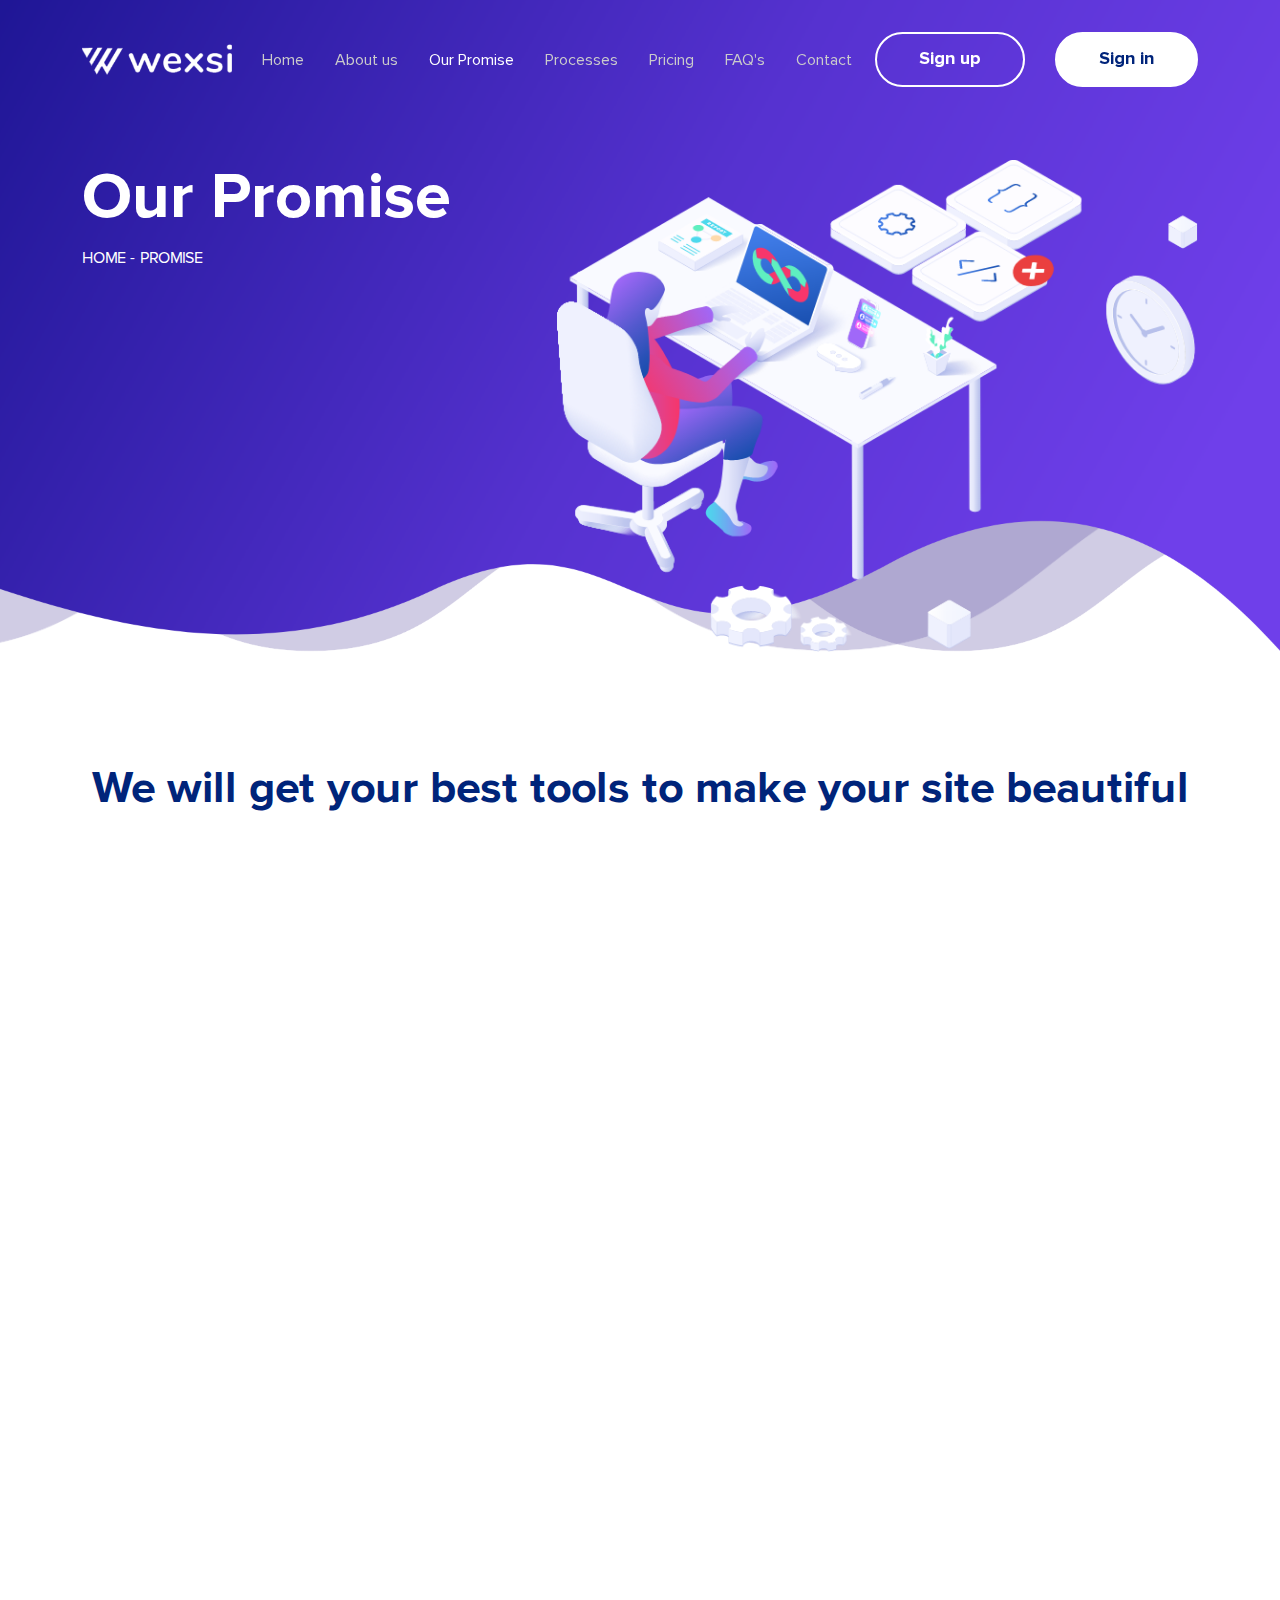
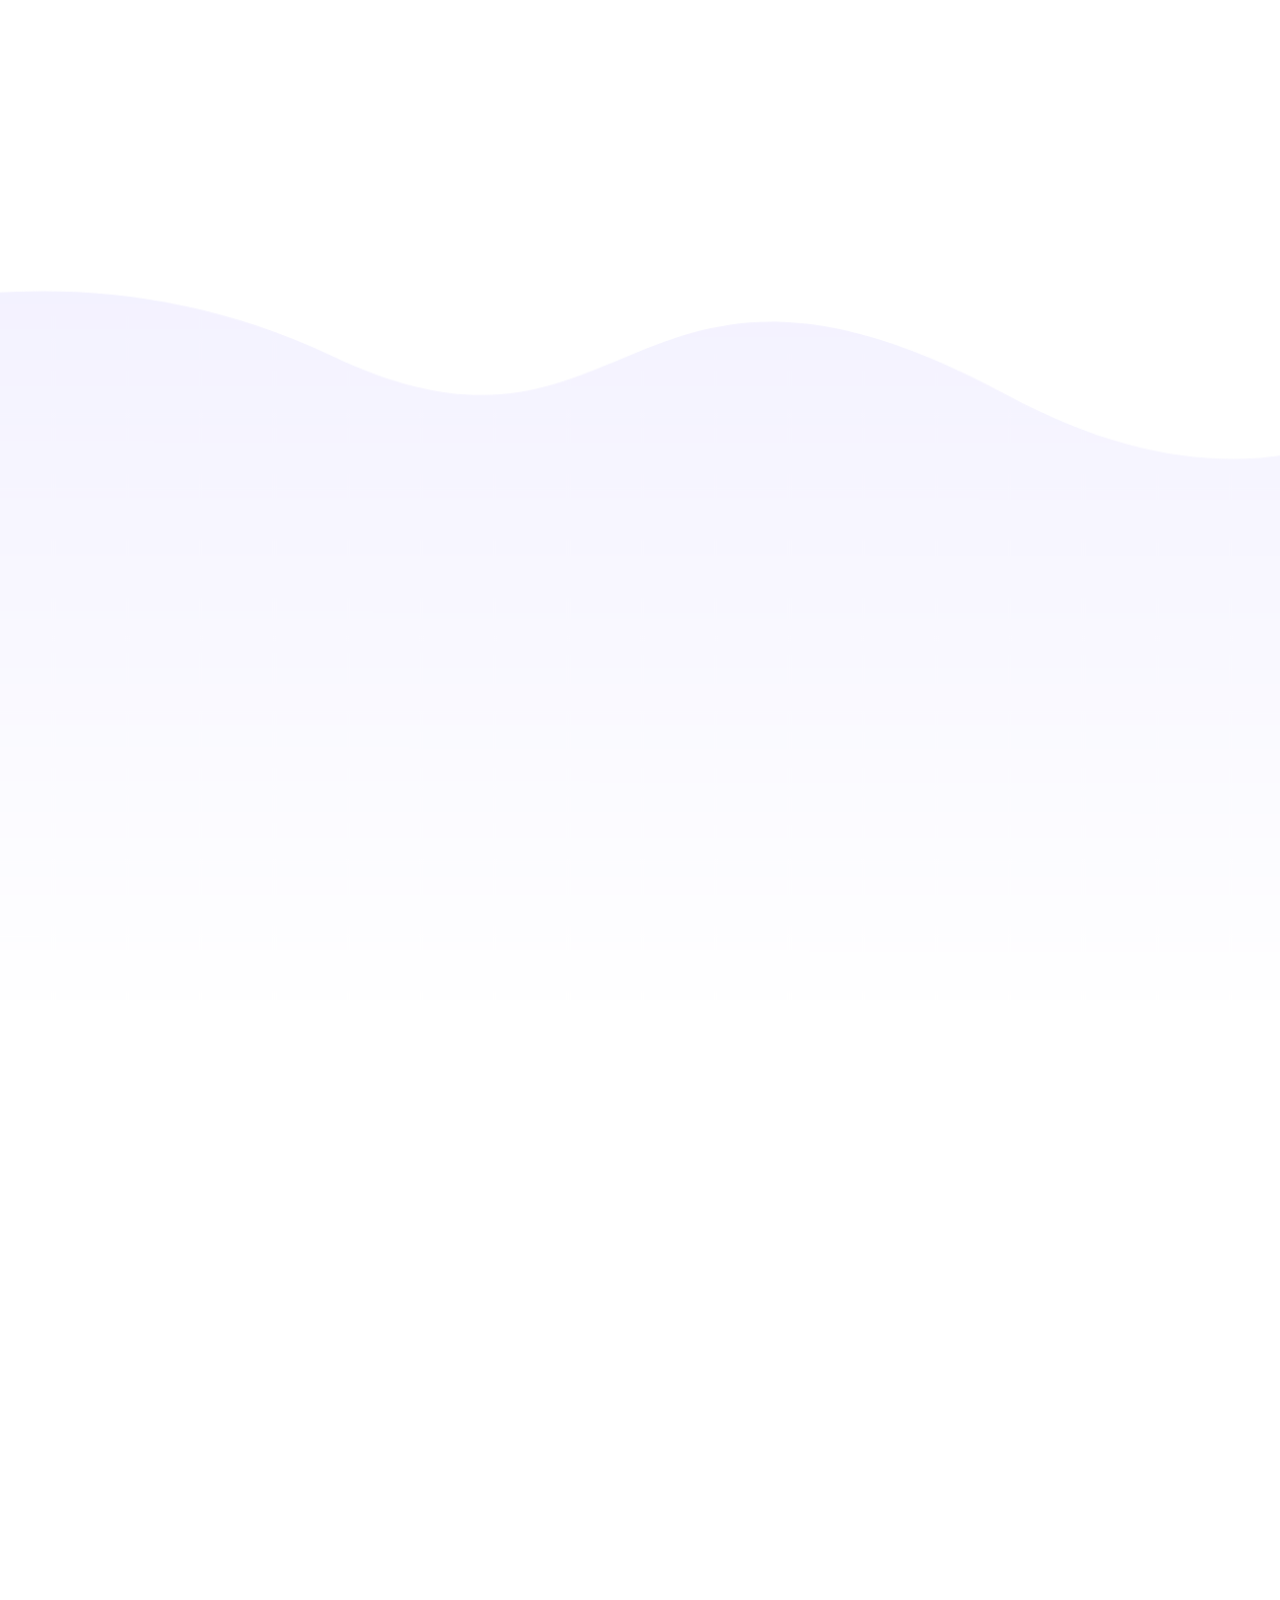
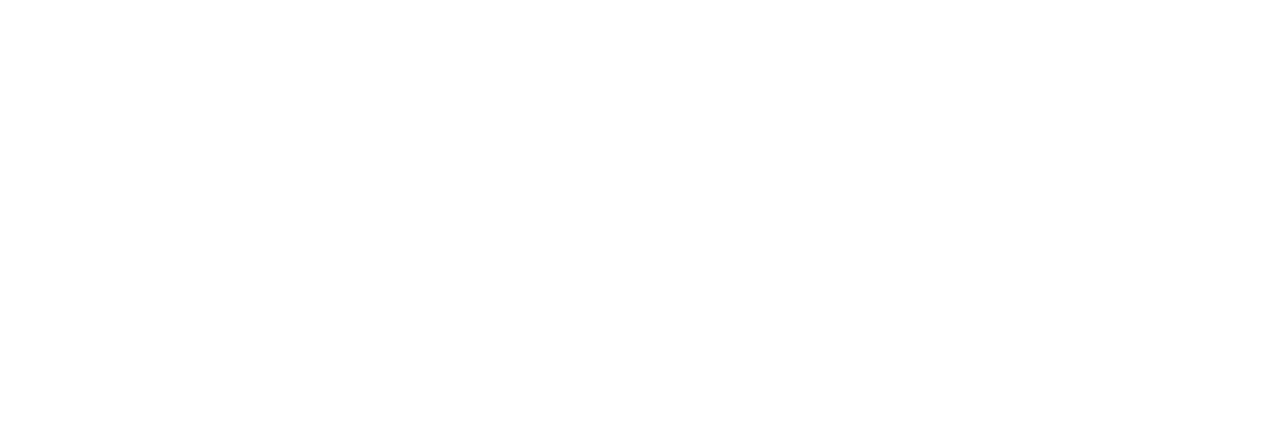
<file: our_promise.html>
<!DOCTYPE html>
<html lang="en">

<head>
    <!-- meta data is here -->
    <meta charset="UTF-8">
    <meta http-equiv="X-UA-Compatible" content="IE=edge">
    <meta name="viewport" content="width=device-width, initial-scale=1.0">
    <!-- page title is here -->
    <title>Build Beautiful Websites.</title>
    <!-- all css links here -->
    <link rel="stylesheet" href="vendors/font-awesome/css/all.min.css">
    <link rel="stylesheet" href="css/bootstrap.min.css">
    <link rel="stylesheet" href=" css/animate.css">
    <link rel="stylesheet" href="fonts/font.css">
    <link rel="stylesheet" href="css/style.min.css">
    <!-- favicon here  -->
    <link rel="apple-touch-icon" sizes="180x180" href="img/favicon//apple-touch-icon.png">
    <link rel="icon" type="image/png" sizes="32x32" href="img/favicon//favicon-32x32.png">
    <link rel="icon" type="image/png" sizes="16x16" href="img/favicon//favicon-16x16.png">
    <link rel="manifest" href="img/favicon//site.webmanifest">
    <link rel="mask-icon" href="img/favicon//safari-pinned-tab.svg" color="#5bbad5">
    <meta name="msapplication-TileColor" content="#da532c">
    <meta name="theme-color" content="#ffffff">

</head>

<body>
    <!-- header area html start  -->
    <header class="rkb_header_area wow fadeInDown" data-wow-duration="1s" data-wow-delay=".5s" id="navbar">
        <div class="rkb_top_wrapper ">
            <nav class="navbar navbar-expand-lg">
                <div class="container container_1680">
                    <a class="navbar-brand" href="index.html">
                        <div class="logo_img">
                            <img src="img/logo/logo.png" alt="#" srcset="img/logo/logo@2x.png 2x"
                                class="rkb_main_logo img-fluid ">

                            <img src="img/logo/wexsillogo.png" alt="#" srcset="img/logo/wexsillogo_black@2x.png 2x" class="rkb_sticky_logo img-fluid">
                        </div>
                    </a> 
                    <div class="mobile_collaps_icon d-flex align-items-center">
                        <button class="navbar-toggle collapsed d-lg-none" type="button" data-bs-toggle="collapse"
                            data-bs-target="#navbarNavAltMarkup" aria-controls="navbarNavAltMarkup"
                            aria-expanded="false" aria-label="Toggle navigation">
                            <span class="icon-bar"></span>
                            <span class="icon-bar"></span>
                            <span class="icon-bar"></span>
                        </button>
                    </div> 
                    <div class="collapse navbar-collapse " id="navbarNavAltMarkup">
                        <ul class="navbar-nav rkb_navbar-nav ms-auto mb-2 mb-lg-0">
                            <li class="nav-item  ">
                                <a class="nav-link " aria-current="page" href="index.html">Home</a>
                            </li>
                            <li class="nav-item">
                                <a class="nav-link" href="about.html">About us </a>
                            </li>
                            <li class="nav-item active">
                                <a class="nav-link" href="our_promise.html">Our Promise</a>
                            </li>
                            <li class="nav-item">
                                <a class="nav-link" href="progress.html">Processes</a>
                            </li>
                            <li class="nav-item">
                                <a class="nav-link" href="our_pricing.html">Pricing</a>
                            </li>
                            <li class="nav-item">
                                <a class="nav-link" href="faq.html"> FAQ's </a>
                            </li>
                            <li class="nav-item">
                                <a class="nav-link" href="contact_us.html">Contact</a>
                            </li>
                        </ul>
                        <a href="#" class="btn_1 rkb_btn_primary d-none d-xl-block">Sign up</a>
                        <a href="#" class="btn_2 rkb_btn_primary ">Sign in</a>
                    </div>
                </div>
            </nav>
        </div>
    </header>
    <!-- header area html end -->
    <!-- hero area html start  -->
    <section class="rkb_hero_area" >
        <div class="hero_wrapper_2">
            <div class="container container_1680">
                <div class="row align-items-strat">
                    <div class="col-lg-5 col-md-6  order-md-1 order-2  ">
                        <div class="rkb_hero_contant wow fadeInLeft" data-wow-duration="1s" data-wow-delay=".5s">
                            <h1 class="rkb_hero_title text-white">
                                Our <br>
                                Promise
                            </h1>
                            <ul class="text-white">
                                <li class="d-inline-block "><a href="index.html" class="text-white text-uppercase">Home </a></li>
                                <li class="d-inline-block">-</li>
                                <li class="d-inline-block"><a href="our_promise.html" class="text-white text-uppercase"> Promise</a></li>
                            </ul>
                        </div>
                    </div>
                    <div class="col-lg-7 col-md-6 order-md-2 order-1">
                        <div class="rkb_common_hero_img text-end ">
                            <img src="img/side_img/about_hero_right.png" class="img-fluid" alt="about_hero_img">
                        </div>
                    </div>
                </div>
            </div>
        </div>
    </section>
    <!-- hero area html end  -->
    <!-- Promise text box -->
    <section>
        <div class="container">
            <div class="row align-items-center">
                <div class="col-lg-12">
                    <div class="rkb_section_title text-center wow fadeInDown" data-wow-duration="1s" data-wow-delay=".5s">
                        <h2>
                            We will get your best <br>
                            tools to make your site beautiful
                        </h2>
                    </div>
                </div>
                <div class="col-lg-6 col-md-6 col-sm-6">
                    <div class="rkb_promise_text_box_thumb wow fadeInLeft" data-wow-duration="1s" data-wow-delay=".5s">
                        <img src="img/side_img/promise_text_box_left.png" class="img-fluid" alt="promise_thumb">
                    </div>
                </div>
                <div class="col-lg-6 col-md-6 col-sm-6">
                    <div class="rkb_promise_text_box wow fadeInRight" data-wow-duration="1s" data-wow-delay=".5s">
                        <h3 class="promise_text_box_title">Privacy and security</h3>
                        <p class="promise_text_box_description">
                            Your site is under security, never will see your web. only <br>
                            with your account you can see it.
                        </p>
                        <a href="#" class="btn_4 rkb_btn_primary">Contact Us</a>
                    </div>
                </div>
                <div class="col-lg-6 col-md-6 col-sm-6 order-md-1 order-2">
                    <div class="rkb_promise_text_box wow fadeInLeft" data-wow-duration="1s" data-wow-delay=".5s">
                        <h3 class="promise_text_box_title">Our Contact</h3>
                        <p class="promise_text_box_description">
                            We will ever in contact if you need some  <br>
                            help with a tool, or something that you don't <br>   
                            understand about the platform.
                        </p>
                        <a href="#" class="btn_4 rkb_btn_primary">Contact Us</a>
                    </div>
                </div>
                <div class="col-lg-6 col-md-6 col-sm-6 order-md-2 order-1">
                    <div class="rkb_promise_text_box_thumb wow fadeInRight" data-wow-duration="1s" data-wow-delay=".5s">
                        <img src="img/side_img/promise_text_box_right.png" class="img-fluid" alt="promise_thumb">
                    </div>
                </div>
            </div>
        </div>
    </section>
    <!-- text box html start  -->
    <!-- give to you card area start -->
    <section class="rkb_about_contact_us_area rkb_give_card_bg rkb_about_section_inner_padding">
        <div class="container">
            <div class="row justify-content-center align-items-center">
                <div class="col-lg-12">
                    <div class="rkb_section_title rkb_section_title_2 text-center wow fadeInDown" data-wow-duration="1s" data-wow-delay=".5s">
                        <h2 >
                            We will give to you
                        </h2>
                    </div>
                </div>
                <div class="col-lg-4 col-sm-12">
                    <div class="rkb_give_card text-center wow fadeInLeft" data-wow-duration="1s" data-wow-delay=".5s">
                        <div class="rkb_give_card_icon">
                            <img src="img/icon/shield.png" class="img-fluid" alt="">
                        </div>
                         <h4 class="rkb_give_card_title">
                            Security
                         </h4>
                    </div>
                </div>
                <div class="col-lg-4 col-sm-12">
                    <div class="rkb_give_card text-center wow fadeInDown" data-wow-duration="1s" data-wow-delay=".5s">
                        <div class="rkb_give_card_icon">
                            <img src="img/icon/transparency.png" class="img-fluid" alt="">
                        </div>
                         <h4 class="rkb_give_card_title">
                            Transparent
                         </h4>
                    </div>
                </div>
                <div class="col-lg-4 col-sm-12">
                    <div class="rkb_give_card text-center wow fadeInRight" data-wow-duration="1s" data-wow-delay=".5s">
                        <div class="rkb_give_card_icon">
                            <img src="img/icon/XMLID_2_.png" class="img-fluid" alt="">
                        </div>
                         <h4 class="rkb_give_card_title">
                            Support
                         </h4>
                    </div>
                </div>
            </div>
        </div>
    </section>
    <!-- give to you card area end -->
  <!-- footer area html start  -->
  <footer class="rkb_footer_area rkb_footer_margin wow fadeInDown" data-wow-duration="1s" data-wow-delay=".5s">
    <div class="container">
        <div class="row align-items-center">
            <div class="col-xl-12">
                <!-- cta section -->
                <div class="rkb_cta bg-white  wow fadeInDown" data-wow-duration="1s" data-wow-delay=".5s">
                    <div class="row   align-items-center">
                        <div class="col-lg-7 order-lg-1  order-2 ">
                            <div class="rkb_section_title wow fadeInLeft" data-wow-duration="1s" data-wow-delay=".5s">
                                <h2 class="rkb_title_heading">Build your website today</h2>
                                <p class="rkb_title_desc">
                                    Ut fringilla tortor mauris, nec maximus ipsum feugiat vel. Maecenas quis <br>
                                    interdum lorem. Maecenas sed quam est. Nullam sit amet.
                                </p>
                                <a href="#" class="btn_4 rkb_btn_primary">Learn More</a>
                            </div>
                        </div>
                        <div class="col-lg-5   order-lg-2  order-1">
                            <div class="rkb_cta_thumb text-center wow fadeInright" data-wow-duration="1s" data-wow-delay=".5s">
                                <img src="img/side_img/build_right.png" class="img-fluid rkb_cta_thumb_inner"
                                    alt="cta_thumb">
                            </div>
                        </div>
                    </div>
                </div>
            </div>
            <div class="col-xl-12">
                <div class="rkb_footer_info rkb_section_padding">
                    <div class="row">
                        <div class="col-lg-4 col-md-6 col-sm-6">
                            <!-- changes -->
                            <div class="footer_widget_inner wow fadeInDown" data-wow-duration="1s" data-wow-delay=".5s">
                                <h4 class="rkb_footer_title fw-bold text-white ">Contact Information</h4>
                                <address>
                                    <ul class="rkb_footer_list">
                                        <li class="rkb_footer_link text-white"> Phone: <a href="tel:34197266900046"
                                                class="rkb_footer_link_span"> 34197266900046</a>
                                        </li>
                                        <li class="rkb_footer_link text-white"> Email: <a
                                                href="mailto:support@yourmail.com"
                                                class="rkb_footer_link_span">support@yourmail.com
                                            </a></li>
                                        <li class="rkb_footer_link text-white">Contact: <a
                                                href="mailto:support@yourmail.com"
                                                class="rkb_footer_link_span">info@support.com </a>
                                        </li>
                                    </ul>
                                </address>
                            </div>
                        </div>
                        <div class="col-lg-3 col-md-6 col-sm-6">
                            <div class="footer_widget_inner wow fadeInDown" data-wow-duration="1s" data-wow-delay=".5s">
                                <h4 class="rkb_footer_title fw-bold text-white ">Company</h4>
                                <ul class="rkb_footer_list">
                                    <li><a class="rkb_footer_link text_gray" href="#">About Us </a></li>
                                    <li><a class="rkb_footer_link text_gray" href="#">Careers </a></li>
                                    <li><a class="rkb_footer_link text_gray" href="#">Contact Us </a></li>
                                    <li><a class="rkb_footer_link text_gray" href="#">Terms of Service</a></li>
                                    <li><a class="rkb_footer_link text_gray" href="#">Privacy Policy </a></li>
                                </ul>
                            </div>
                        </div>
                        <div class="col-lg-3 col-md-6 col-sm-6">
                            <div class="footer_widget_inner wow fadeInDown" data-wow-duration="1s" data-wow-delay=".5s">
                                <h4 class="rkb_footer_title fw-bold text-white">Resources</h4>
                                <ul class="rkb_footer_list">
                                    <li><a class="rkb_footer_link text_gray" href="#">Documentation </a></li>
                                    <li><a class="rkb_footer_link text_gray" href="#">24/7 Support </a></li>
                                    <li><a class="rkb_footer_link text_gray" href="#">Community </a></li>
                                    <li><a class="rkb_footer_link text_gray" href="#">Developer Docs </a></li>
                                    <li><a class="rkb_footer_link text_gray" href="#">Affiliates </a></li>
                                </ul>
                            </div>
                        </div>
                        <div class="col-lg-2 col-md-6 col-sm-6">
                            <div class="footer_widget_inner wow fadeInDown" data-wow-duration="2s" data-wow-delay=".5s">
                                <h4 class="rkb_footer_title fw-bold text-white">Support</h4>

                                <ul class="rkb_footer_list">
                                    <li><a class="rkb_footer_link text_gray" href="#">Terms of Sales</a></li>
                                    <li><a class="rkb_footer_link text_gray" href="#">Privacy Policy</a></li>
                                    <li><a class="rkb_footer_link text_gray" href="#">Delivery </a></li>
                                    <li><a class="rkb_footer_link text_gray" href="#">Sitemap </a></li>
                                </ul>
                            </div>
                        </div>
                    </div>
                </div>
            </div>
            <div class="col-xl-12">
                <div class="rkb_copy_right_area text-center ">
                    <p class="rkb_copy_right_desc fw-normal text-white ">Copyright 2021. All Rights Reserved by Us
                    </p>
                </div>
            </div>
        </div>
    </div>
</footer>
<!--footer area html end-->
    <!-- all js is here    -->
    <script src="js/jquery-3.5.1.min.js"></script>
    <script src="js/bootstrap.min.js"></script>
    <script src="js/wow.js"></script>
    <script src="js/popper.min.js"></script>
    <script src="js/main.js"></script>
</body>

</html>
</file>
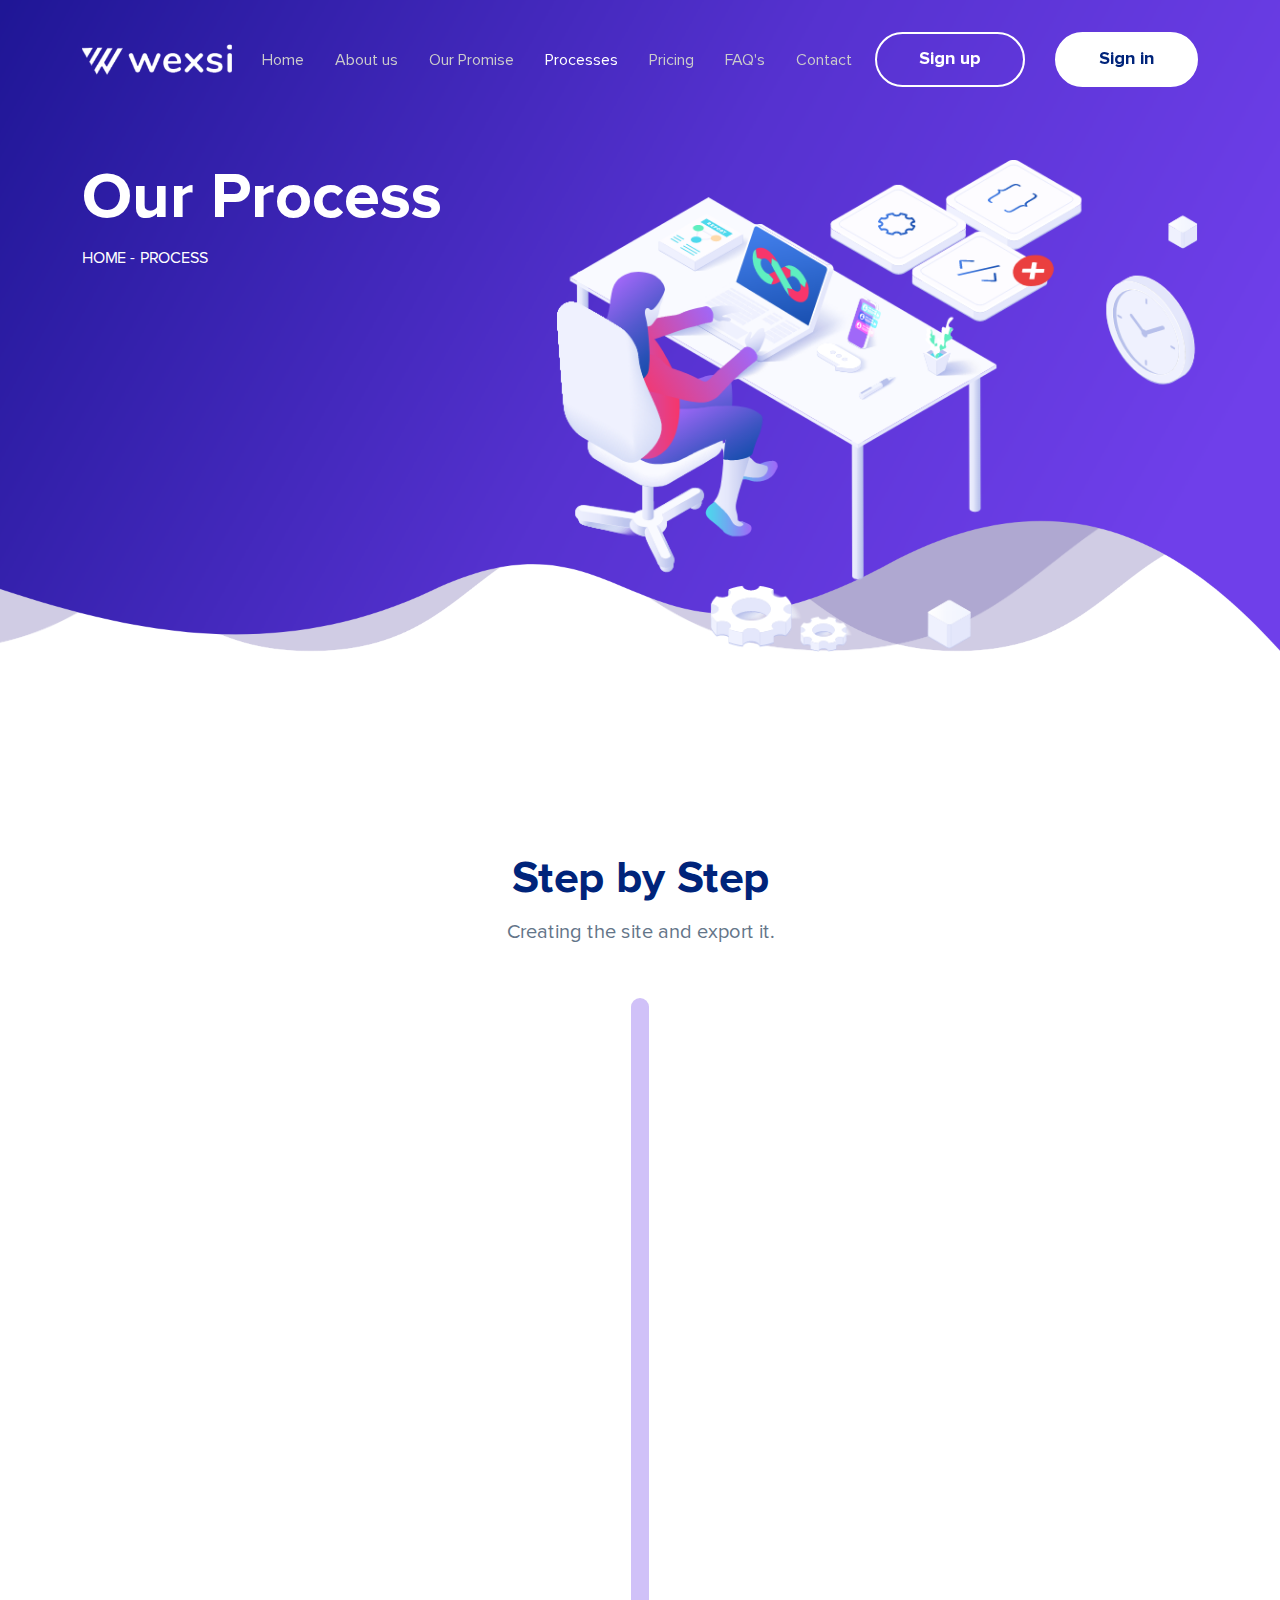
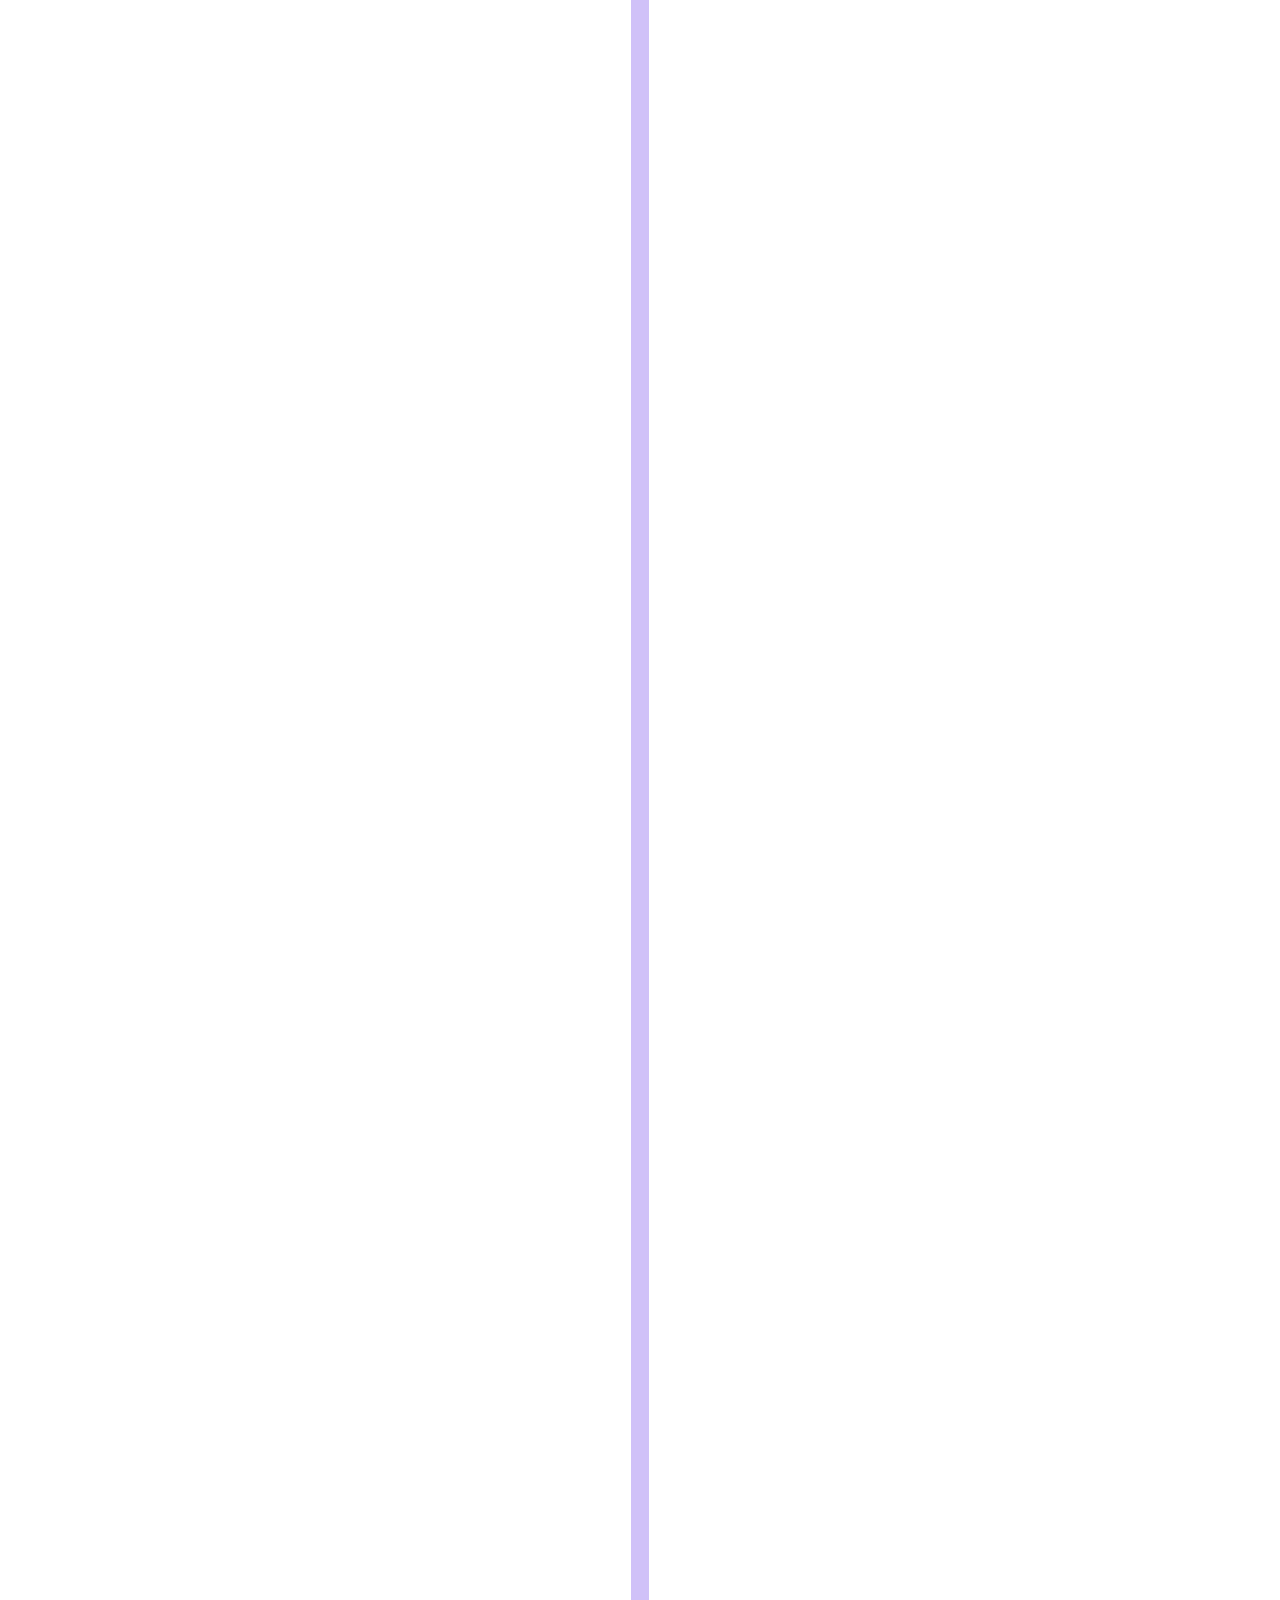
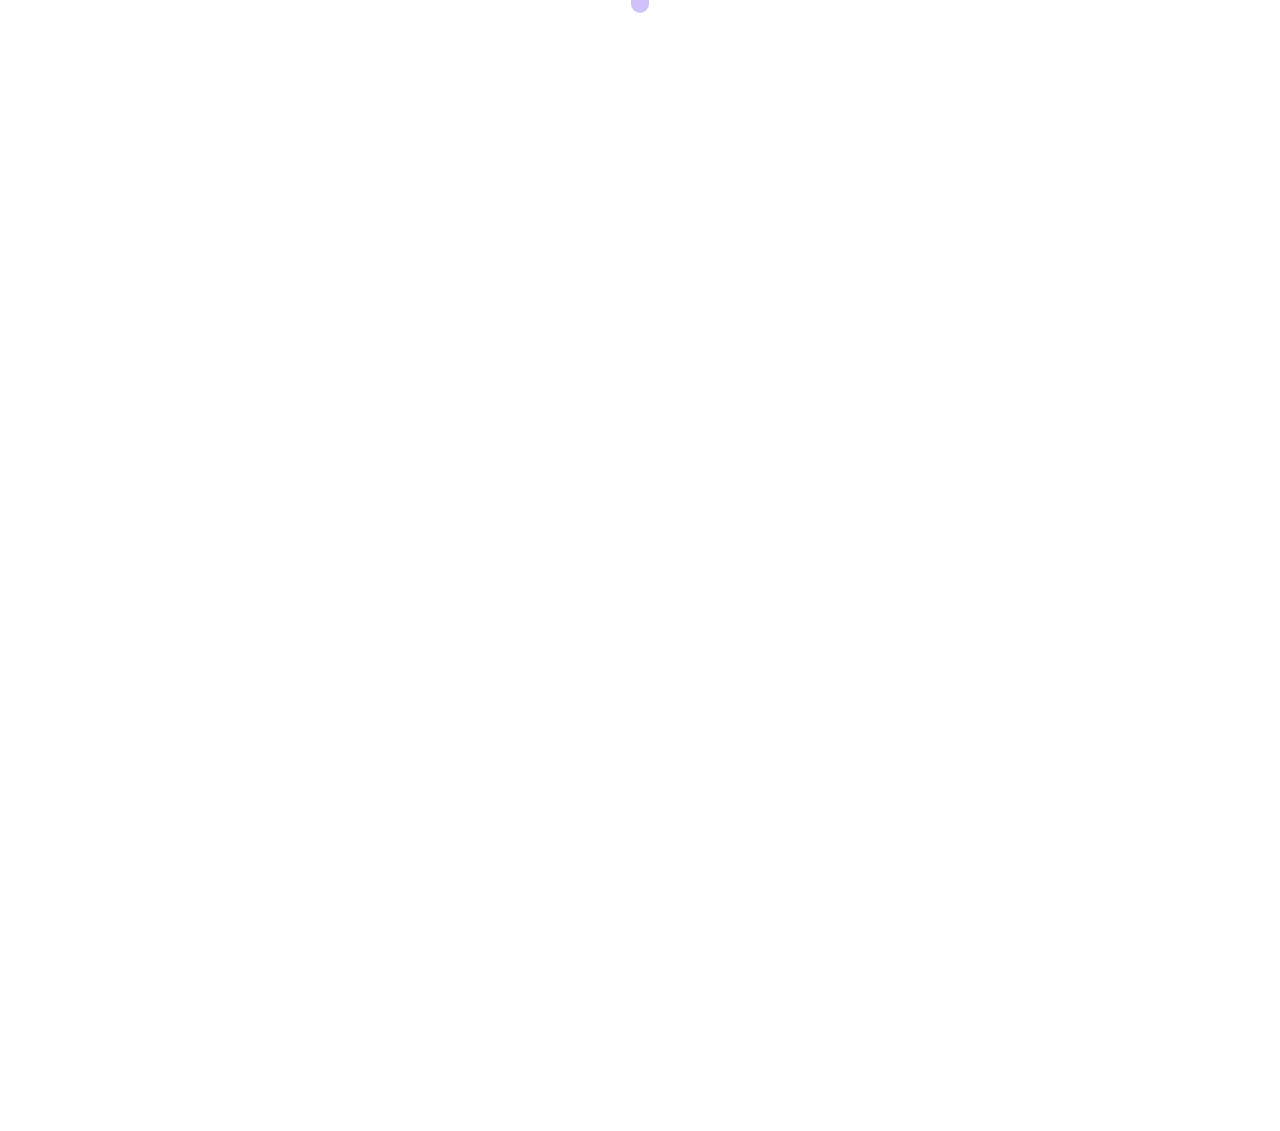
<file: progress.html>
<!DOCTYPE html>
<html lang="en">

<head>
    <!-- meta data is here -->
    <meta charset="UTF-8">
    <meta http-equiv="X-UA-Compatible" content="IE=edge">
    <meta name="viewport" content="width=device-width, initial-scale=1.0">
    <!-- page title is here -->
    <title>Build Beautiful Websites.</title>
    <!-- all css links here -->
    <link rel="stylesheet" href="vendors/font-awesome/css/all.min.css">
    <link rel="stylesheet" href="css/bootstrap.min.css">
    <link rel="stylesheet" href=" css/animate.css">
    <link rel="stylesheet" href="fonts/font.css">
    <link rel="stylesheet" href="css/style.min.css">
    <!-- favicon here  -->
    <link rel="apple-touch-icon" sizes="180x180" href="img/favicon//apple-touch-icon.png">
    <link rel="icon" type="image/png" sizes="32x32" href="img/favicon//favicon-32x32.png">
    <link rel="icon" type="image/png" sizes="16x16" href="img/favicon//favicon-16x16.png">
    <link rel="manifest" href="img/favicon//site.webmanifest">
    <link rel="mask-icon" href="img/favicon//safari-pinned-tab.svg" color="#5bbad5">
    <meta name="msapplication-TileColor" content="#da532c">
    <meta name="theme-color" content="#ffffff">

</head>

<body>
    <!-- header area html start  -->
    <header class="rkb_header_area wow fadeInDown" data-wow-duration="1s" data-wow-delay=".5s" id="navbar">
        <div class="rkb_top_wrapper ">
            <nav class="navbar navbar-expand-lg">
                <div class="container container_1680">
                    <a class="navbar-brand" href="index.html">
                        <div class="logo_img">
                            <img src="img/logo/logo.png" alt="#" srcset="img/logo/logo@2x.png 2x"
                                class="rkb_main_logo img-fluid ">
                            <img src="img/logo/wexsillogo.png" alt="#" srcset="img/logo/wexsillogo_black@2x.png 2x"
                                class="rkb_sticky_logo img-fluid">
                        </div>
                    </a>
                    <div class="mobile_collaps_icon d-flex align-items-center">
                        <button class="navbar-toggle collapsed d-lg-none" type="button" data-bs-toggle="collapse"
                            data-bs-target="#navbarNavAltMarkup" aria-controls="navbarNavAltMarkup"
                            aria-expanded="false" aria-label="Toggle navigation">
                            <span class="icon-bar"></span>
                            <span class="icon-bar"></span>
                            <span class="icon-bar"></span>
                        </button>
                    </div>
                    <div class="collapse navbar-collapse " id="navbarNavAltMarkup">
                        <ul class="navbar-nav rkb_navbar-nav ms-auto mb-2 mb-lg-0">
                            <li class="nav-item  ">
                                <a class="nav-link " aria-current="page" href="index.html">Home</a>
                            </li>
                            <li class="nav-item">
                                <a class="nav-link" href="about.html">About us </a>
                            </li>
                            <li class="nav-item">
                                <a class="nav-link" href="our_promise.html">Our Promise</a>
                            </li>
                            <li class="nav-item active">
                                <a class="nav-link" href="progress.html">Processes</a>
                            </li>
                            <li class="nav-item">
                                <a class="nav-link" href="our_pricing.html">Pricing</a>
                            </li>
                            <li class="nav-item">
                                <a class="nav-link" href="faq.html"> FAQ's </a>
                            </li>
                            <li class="nav-item">
                                <a class="nav-link" href="contact_us.html">Contact</a>
                            </li>
                        </ul>
                        <a href="#" class="btn_1 rkb_btn_primary d-none d-xl-block">Sign up</a>
                        <a href="#" class="btn_2 rkb_btn_primary ">Sign in</a>
                    </div>
                </div>
            </nav>
        </div>
    </header>
    <!-- header area html end -->
    <!-- hero area html start -->
    <section class="rkb_hero_area  ">
        <div class="hero_wrapper_2">
            <div class="container container_1680">
                <div class="row align-items-strat">
                    <div class="col-lg-5 col-md-6  order-md-1 order-2  ">
                        <div class="rkb_hero_contant wow fadeInLeft" data-wow-duration="1s" data-wow-delay=".5s">
                            <h1 class="rkb_hero_title text-white">
                                Our 
                                Process
                            </h1>
                            <ul class="text-white">
                                <li class="d-inline-block "><a href="index.html" class="text-white text-uppercase">Home
                                    </a></li>
                                <li class="d-inline-block">-</li>
                                <li class="d-inline-block"><a href="contact_us.html" class="text-white text-uppercase">
                                        Process</a></li>
                            </ul>
                        </div>
                    </div>
                    <div class="col-lg-7 col-md-6 order-md-2 order-1 wow fadeInRight" data-wow-duration="1s" data-wow-delay=".5s">
                        <div class="rkb_common_hero_img text-end ">
                            <img src="img/side_img/about_hero_right.png" class="img-fluid" alt="about_hero_img">
                        </div>
                    </div>
                </div>
            </div>
        </div>
    </section>
    <!-- hero area html end -->
    <!-- timeline area html start -->
    <section class="rkb_timeline_section_padding">
        <div class="container">
            <div class="row">
                <div class="col-lg-12">
                    <div class="rkb_section_title text-center rkb_timeline_title">
                        <h2 class="rkb_title_heading"> Step by Step</h2>
                        <p class="rkb_title_desc"> Creating the site and export it.</p>
                    </div>
                </div>
                <!-- timeline design start -->
                <div class="rkb_timeline_inner_bar">
                    <div class="rkb_timeline_wrapper">
                        <div class="row align-items-center">
                            <div class="col-lg-6 col-md-6 order-2 order-md-1">
                                <div class="rkb_timeline_thumb_left wow fadeInLeft" data-wow-duration="1s" data-wow-delay=".5s">
                                    <img src="img/side_img/timeline_left_thumb_1.png" class="img-fluid"
                                        alt="timeline-thumb">
                                </div>
                            </div>
                            <div class="col-lg-6 col-md-6 order-1 order-md-2">
                                <div class="rkb_timeline_content_right text-md-start wow fadeInLeft" data-wow-duration="1s" data-wow-delay=".5s">
                                    <span class="rkb_timeline_counter">1</span>
                                    <h3 class="rkb_timeline_title">
                                        First sign up, and
                                        start creating a new project.
                                    </h3>
                                    <p class="rkb_timeline_description">
                                        When you start a project, do you have to know the niche to
                                        know what colors, and sections do you need.
                                    </p>
                                </div>
                            </div>
                        </div>
                    </div>
                    <div class="rkb_timeline_wrapper">
                        <div class="row align-items-center flex-md-row-reverse">
                            <div class="col-lg-6 col-md-6 order-2 order-md-1">
                                <div class="rkb_timeline_thumb_right wow fadeInRight" data-wow-duration="1s" data-wow-delay=".5s">
                                    <img src="img/side_img/timeline_right_thumb_1.png" class="img-fluid"
                                        alt="timeline-thumb">
                                </div>
                            </div>
                            <div class="col-lg-6 col-md-6 order-1 order-md-2">
                                <div class="rkb_timeline_content_right rkb_timeline_content_left text-md-end wow fadeInLeft" data-wow-duration="1s" data-wow-delay=".5s">
                                    <span class="rkb_timeline_counter">2</span>
                                    <h3 class="rkb_timeline_title">
                                        Think in a paper how do you
                                        want to see your website first.
                                    </h3>
                                    <p class="rkb_timeline_description">
                                        When you start a project, do you have to know in paper
                                        how do want your website to make it more organize.
                                    </p>
                                </div>
                            </div>
                        </div>
                    </div>
                    <div class="rkb_timeline_wrapper">
                        <div class="row align-items-center">
                            <div class="col-lg-6 col-md-6 order-2 order-md-1">
                                <div class="rkb_timeline_thumb_left wow fadeInLeft" data-wow-duration="1s" data-wow-delay=".5s">
                                    <img src="img/side_img/timeline_left_thumb_2.png" class="img-fluid"
                                        alt="timeline-thumb">
                                </div>
                            </div>
                            <div class="col-lg-6 col-md-6 order-1 order-md-2">
                                <div class="rkb_timeline_content_right text-md-start wow fadeInLeft" data-wow-duration="1s" data-wow-delay=".5s">
                                    <span class="rkb_timeline_counter">3</span>
                                    <h3 class="rkb_timeline_title">
                                        Start to layout your site
                                        Section per section.
                                    </h3>
                                    <p class="rkb_timeline_description">
                                        Try to organize all the divs and make your web easy to
                                        understand to all your users that will visit your site.
                                    </p>
                                </div>
                            </div>
                        </div>
                    </div>
                    <div class="rkb_timeline_wrapper">
                        <div class="row align-items-center flex-md-row-reverse">
                            <div class="col-lg-6 col-md-6 order-2 order-md-1">
                                <div class="rkb_timeline_thumb_right wow fadeInRight" data-wow-duration="1s" data-wow-delay=".5s">
                                    <img src="img/side_img/timeline_right_thumb_2.png" class="img-fluid"
                                        alt="timeline-thumb">
                                </div>
                            </div>
                            <div class="col-lg-6 col-md-6 order-1 order-md-2">
                                <div class="rkb_timeline_content_right rkb_timeline_content_left text-md-end wow fadeInLeft" data-wow-duration="1s" data-wow-delay=".5s">
                                    <span class="rkb_timeline_counter">4</span>
                                    <h3 class="rkb_timeline_title">
                                        Write all the content necesary
                                    </h3>
                                    <p class="rkb_timeline_description">
                                        Do you have what to write, but much content is not the point,
                                        most users if there is a lot of read the leave your site.
                                    </p>
                                </div>
                            </div>
                        </div>
                    </div>
                    <div class="rkb_timeline_wrapper">
                        <div class="row align-items-center">
                            <div class="col-lg-6 col-md-6 order-2 order-md-1">
                                <div class="rkb_timeline_thumb_left wow fadeInLeft" data-wow-duration="1s" data-wow-delay=".5s">
                                    <img src="img/side_img/timeline_left_thumb_3.png" class="img-fluid"
                                        alt="timeline-thumb">
                                </div>
                            </div>
                            <div class="col-lg-6 col-md-6 order-1 order-md-2">
                                <div class="rkb_timeline_content_right text-md-start wow fadeInRight" data-wow-duration="1s" data-wow-delay=".5s">
                                    <span class="rkb_timeline_counter">5</span>
                                    <h3 class="rkb_timeline_title">
                                        Export it.
                                    </h3>
                                    <p class="rkb_timeline_description">
                                        Export your project and backup it, and have like versions
                                        of you site, to see if you need more or less content.
                                    </p>
                                </div>
                            </div>
                        </div>
                    </div>
                </div>
                <!-- timeline design end -->
            </div>
        </div>
    </section>
    <!-- timeline area html end -->
    <!-- footer area html start  -->
    <footer class="rkb_footer_area rkb_footer_margin wow fadeInDown" data-wow-duration="1s" data-wow-delay=".5s">
        <div class="container">
            <div class="row align-items-center">
                <div class="col-xl-12">
                    <!-- cta section -->
                    <div class="rkb_cta bg-white  wow fadeInDown" data-wow-duration="1s" data-wow-delay=".5s">
                        <div class="row   align-items-center">
                            <div class="col-lg-7 order-lg-1  order-2 ">
                                <div class="rkb_section_title wow fadeInLeft" data-wow-duration="1s" data-wow-delay=".5s">
                                    <h2 class="rkb_title_heading">Build your website today</h2>
                                    <p class="rkb_title_desc">
                                        Ut fringilla tortor mauris, nec maximus ipsum feugiat vel. Maecenas quis <br>
                                        interdum lorem. Maecenas sed quam est. Nullam sit amet.
                                    </p>
                                    <a href="#" class="btn_4 rkb_btn_primary">Learn More</a>
                                </div>
                            </div>
                            <div class="col-lg-5   order-lg-2  order-1">
                                <div class="rkb_cta_thumb text-center wow fadeInright" data-wow-duration="1s" data-wow-delay=".5s">
                                    <img src="img/side_img/build_right.png" class="img-fluid rkb_cta_thumb_inner"
                                        alt="cta_thumb">
                                </div>
                            </div>
                        </div>
                    </div>
                </div>
                <div class="col-xl-12">
                    <div class="rkb_footer_info rkb_section_padding">
                        <div class="row">
                            <div class="col-lg-4 col-md-6 col-sm-6">
                                <!-- changes -->
                                <div class="footer_widget_inner wow fadeInDown" data-wow-duration="1s" data-wow-delay=".5s">
                                    <h4 class="rkb_footer_title fw-bold text-white ">Contact Information</h4>
                                    <address>
                                        <ul class="rkb_footer_list">
                                            <li class="rkb_footer_link text-white"> Phone: <a href="tel:34197266900046"
                                                    class="rkb_footer_link_span"> 34197266900046</a>
                                            </li>
                                            <li class="rkb_footer_link text-white"> Email: <a
                                                    href="mailto:support@yourmail.com"
                                                    class="rkb_footer_link_span">support@yourmail.com
                                                </a></li>
                                            <li class="rkb_footer_link text-white">Contact: <a
                                                    href="mailto:support@yourmail.com"
                                                    class="rkb_footer_link_span">info@support.com </a>
                                            </li>
                                        </ul>
                                    </address>
                                </div>
                            </div>
                            <div class="col-lg-3 col-md-6 col-sm-6">
                                <div class="footer_widget_inner wow fadeInDown" data-wow-duration="1s" data-wow-delay=".5s">
                                    <h4 class="rkb_footer_title fw-bold text-white ">Company</h4>
                                    <ul class="rkb_footer_list">
                                        <li><a class="rkb_footer_link text_gray" href="#">About Us </a></li>
                                        <li><a class="rkb_footer_link text_gray" href="#">Careers </a></li>
                                        <li><a class="rkb_footer_link text_gray" href="#">Contact Us </a></li>
                                        <li><a class="rkb_footer_link text_gray" href="#">Terms of Service</a></li>
                                        <li><a class="rkb_footer_link text_gray" href="#">Privacy Policy </a></li>
                                    </ul>
                                </div>
                            </div>
                            <div class="col-lg-3 col-md-6 col-sm-6">
                                <div class="footer_widget_inner wow fadeInDown" data-wow-duration="1s" data-wow-delay=".5s">
                                    <h4 class="rkb_footer_title fw-bold text-white">Resources</h4>
                                    <ul class="rkb_footer_list">
                                        <li><a class="rkb_footer_link text_gray" href="#">Documentation </a></li>
                                        <li><a class="rkb_footer_link text_gray" href="#">24/7 Support </a></li>
                                        <li><a class="rkb_footer_link text_gray" href="#">Community </a></li>
                                        <li><a class="rkb_footer_link text_gray" href="#">Developer Docs </a></li>
                                        <li><a class="rkb_footer_link text_gray" href="#">Affiliates </a></li>
                                    </ul>
                                </div>
                            </div>
                            <div class="col-lg-2 col-md-6 col-sm-6">
                                <div class="footer_widget_inner wow fadeInDown" data-wow-duration="2s" data-wow-delay=".5s">
                                    <h4 class="rkb_footer_title fw-bold text-white">Support</h4>

                                    <ul class="rkb_footer_list">
                                        <li><a class="rkb_footer_link text_gray" href="#">Terms of Sales</a></li>
                                        <li><a class="rkb_footer_link text_gray" href="#">Privacy Policy</a></li>
                                        <li><a class="rkb_footer_link text_gray" href="#">Delivery </a></li>
                                        <li><a class="rkb_footer_link text_gray" href="#">Sitemap </a></li>
                                    </ul>
                                </div>
                            </div>
                        </div>
                    </div>
                </div>
                <div class="col-xl-12">
                    <div class="rkb_copy_right_area text-center ">
                        <p class="rkb_copy_right_desc fw-normal text-white ">Copyright 2021. All Rights Reserved by Us
                        </p>
                    </div>
                </div>
            </div>
        </div>
    </footer>
    <!--footer area html end-->
    <!-- all js is here    -->
    <script src="js/jquery-3.5.1.min.js"></script>
    <script src="js/bootstrap.min.js"></script>
    <script src="js/wow.js"></script>
    <script src="js/popper.min.js"></script>
    <script src="js/main.js"></script>
</body>

</html>
</file>
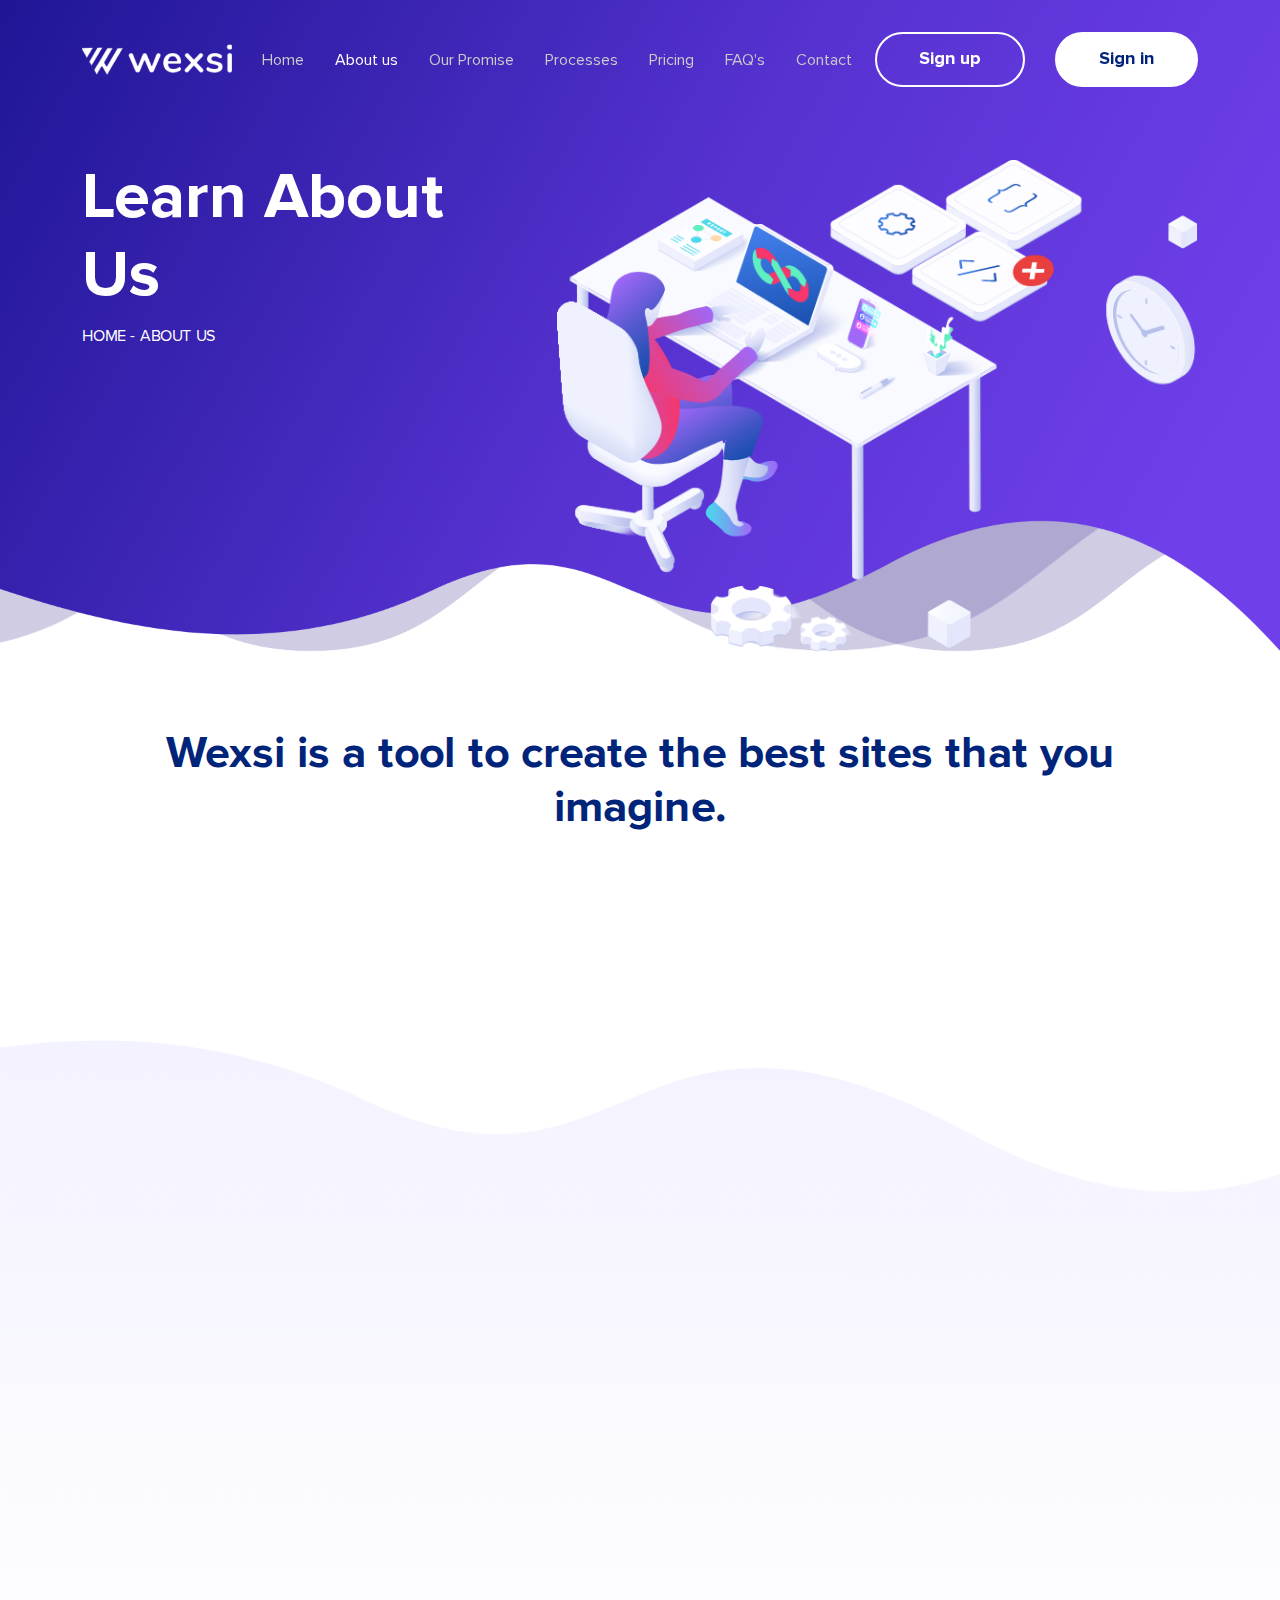
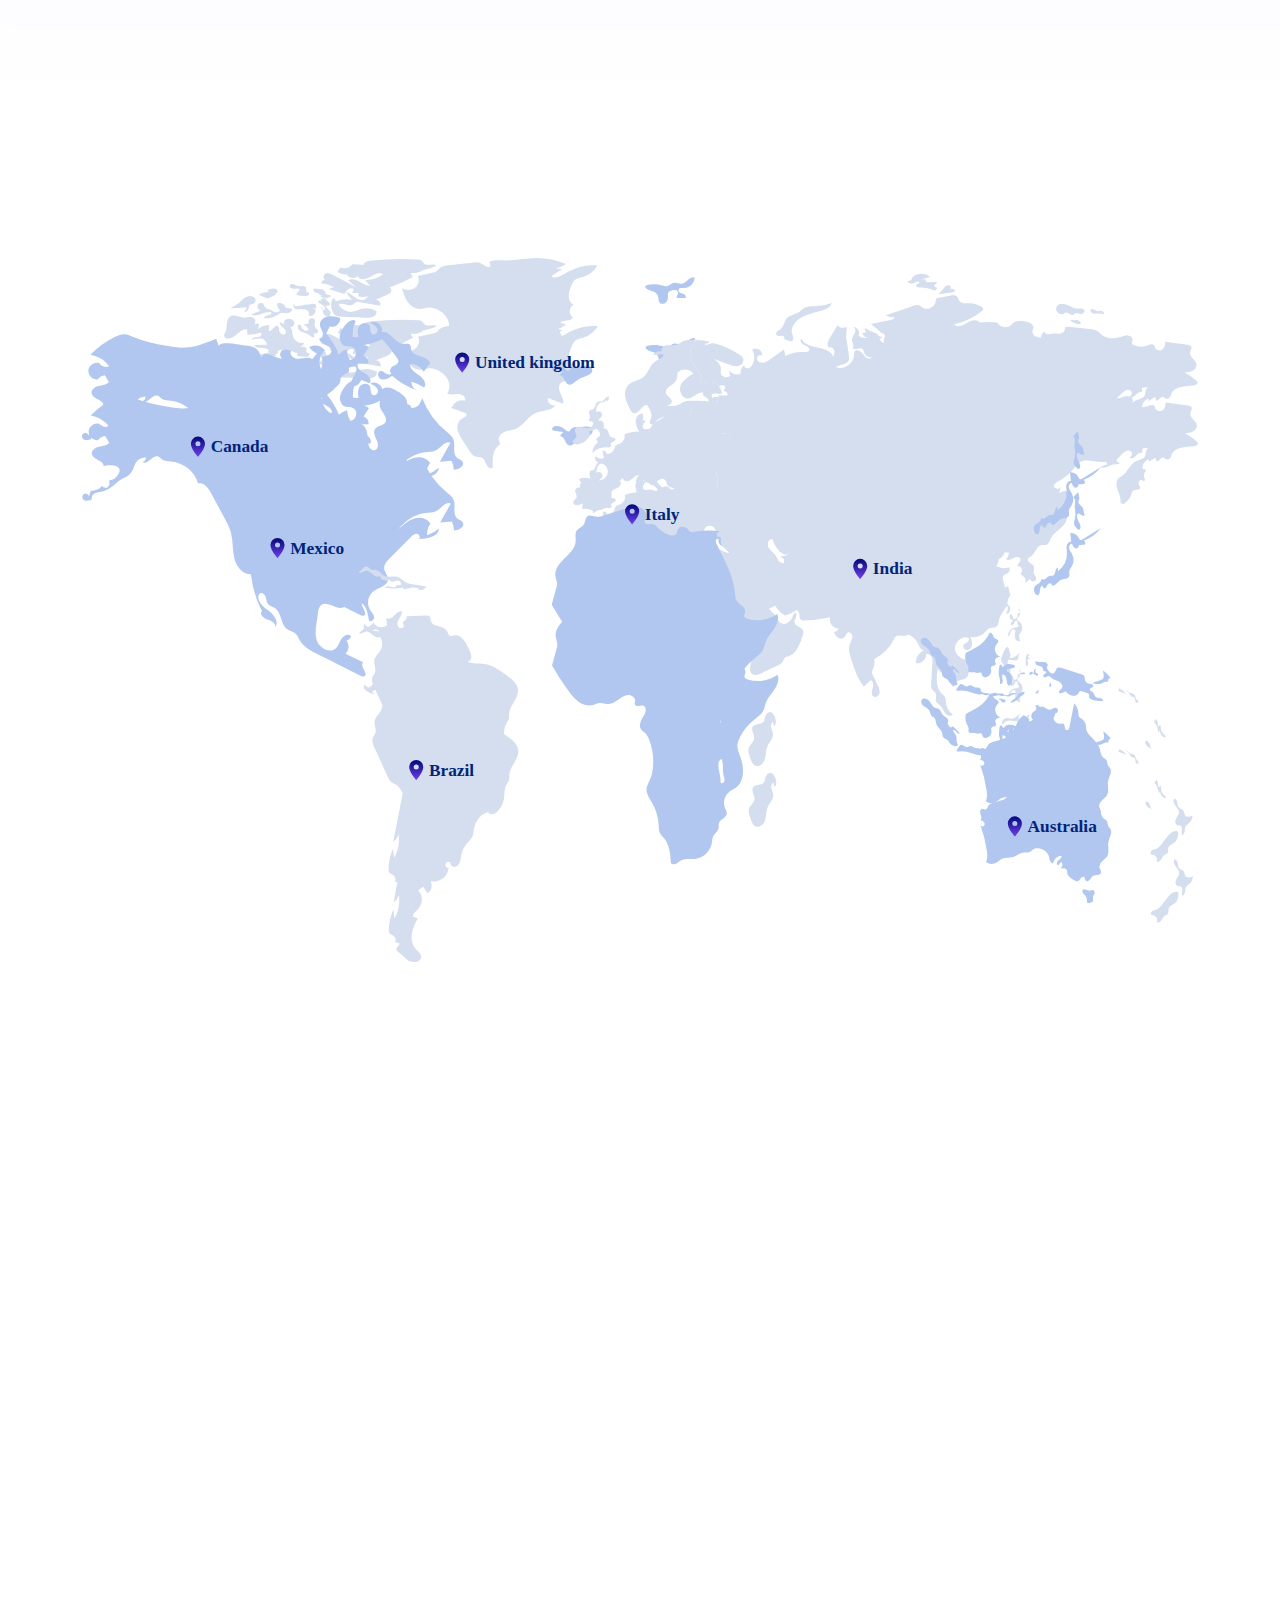
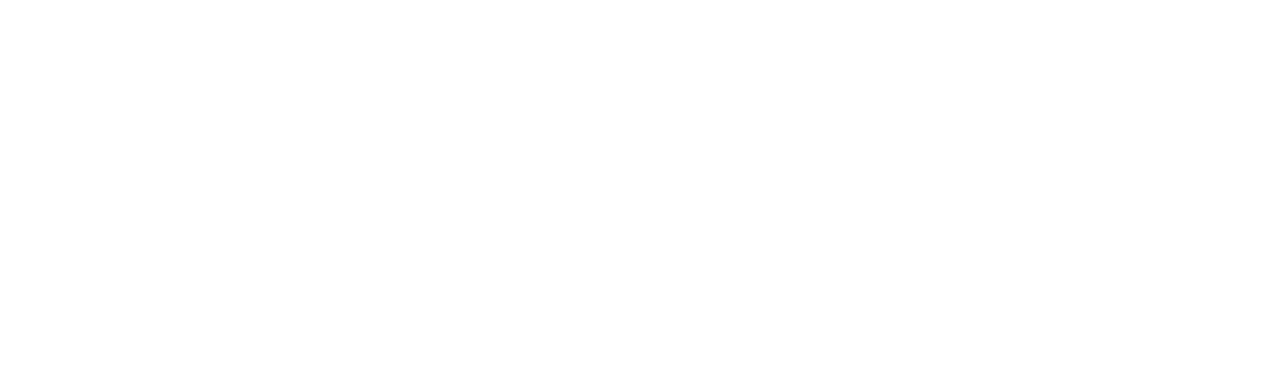
<file: 01_All Pages_V1_wexsi_Ccodding/about.html>
<!DOCTYPE html>
<html lang="en">

<head>
    <!-- meta data is here -->
    <meta charset="UTF-8">
    <meta http-equiv="X-UA-Compatible" content="IE=edge">
    <meta name="viewport" content="width=device-width, initial-scale=1.0">
    <!-- page title is here -->
    <title>Page title here</title>
    <!-- all css links here -->
    <link rel="stylesheet" href="vendors/font-awesome/css/all.min.css">
    <link rel="stylesheet" href="css/bootstrap.min.css">
    <link rel="stylesheet" href="css/animate.css">
    <link rel="stylesheet" href="fonts/font.css">
    <link rel="stylesheet" href="css/style.min.css">
    <!-- favicon here  -->
    <link rel="apple-touch-icon" sizes="180x180" href="img/favicon//apple-touch-icon.png">
    <link rel="icon" type="image/png" sizes="32x32" href="img/favicon//favicon-32x32.png">
    <link rel="icon" type="image/png" sizes="16x16" href="img/favicon//favicon-16x16.png">
    <link rel="manifest" href="img/favicon//site.webmanifest">
    <link rel="mask-icon" href="img/favicon//safari-pinned-tab.svg" color="#5bbad5">
    <meta name="msapplication-TileColor" content="#da532c">
    <meta name="theme-color" content="#ffffff">

</head>

<body>
    <!-- header area html start  -->
    <header class="rkb_header_area wow fadeInDown" data-wow-duration="1s" data-wow-delay=".5s" id="navbar">
        <div class="rkb_top_wrapper ">
            <nav class="navbar navbar-expand-lg">
                <div class="container container_1680">
                    <a class="navbar-brand" href="index.html">
                        <div class="logo_img">
                            <img src="img/logo/logo.png" alt="#" srcset="img/logo/logo@2x.png 2x"
                                class="rkb_main_logo img-fluid ">

                            <img src="img/logo/wexsillogo.png" alt="#" srcset="img/logo/wexsillogo_black@2x.png 2x"
                                class="rkb_sticky_logo img-fluid">
                        </div>
                    </a>
                    <div class="mobile_collaps_icon d-flex align-items-center">
                        <button class="navbar-toggle collapsed d-lg-none" type="button" data-bs-toggle="collapse"
                            data-bs-target="#navbarNavAltMarkup" aria-controls="navbarNavAltMarkup"
                            aria-expanded="false" aria-label="Toggle navigation">
                            <span class="icon-bar"></span>
                            <span class="icon-bar"></span>
                            <span class="icon-bar"></span>
                        </button>
                    </div>
                    <div class="collapse navbar-collapse " id="navbarNavAltMarkup">
                        <ul class="navbar-nav rkb_navbar-nav ms-auto mb-2 mb-lg-0">
                            <li class="nav-item">
                                <a class="nav-link " aria-current="page" href="index.html">Home</a>
                            </li>
                            <li class="nav-item active">
                                <a class="nav-link" href="about.html">About us </a>
                            </li>
                            <li class="nav-item">
                                <a class="nav-link" href="our_promise.html">Our Promise</a>
                            </li>
                            <li class="nav-item">
                                <a class="nav-link" href="progress.html">Processes</a>
                            </li>
                            <li class="nav-item">
                                <a class="nav-link" href="our_pricing.html">Pricing</a>
                            </li>
                            <li class="nav-item">
                                <a class="nav-link" href="faq.html"> FAQ's </a>
                            </li>
                            <li class="nav-item">
                                <a class="nav-link" href="contact_us.html">Contact</a>
                            </li>
                        </ul>
                        <a href="#" class="btn_1 rkb_btn_primary d-none d-xl-block">Sign up</a>
                        <a href="#" class="btn_2 rkb_btn_primary ">Sign in</a>
                    </div>
                </div>
            </nav>
        </div>
    </header>
    <!-- header area html end -->
    <!-- hero area html start  -->
    <section class="rkb_hero_area wow fadeInDown" data-wow-duration="1s" data-wow-delay=".5s">
        <div class="hero_wrapper_2">
            <div class="container container_1680">
                <div class="row align-items-strat">
                    <div class="col-lg-5 col-md-6  order-md-1 order-2  ">
                        <div class="rkb_hero_contant ">
                            <h1 class="rkb_hero_title text-white  wow bounceInLeft" data-wow-duration="1s"
                                data-wow-delay=".5s">
                                Learn <br>
                                About Us
                            </h1>
                            <ul class="text-white wow bounceInLeft" data-wow-duration="1s" data-wow-delay=".5s">
                                <li class="d-inline-block "><a href="index.html" class="text-white text-uppercase">Home
                                    </a></li>
                                <li class="d-inline-block">-</li>
                                <li class="d-inline-block"><a href="about.html" class="text-white text-uppercase">About
                                        us</a></li>
                            </ul>
                        </div>
                    </div>
                    <div class="col-lg-7 col-md-6 order-md-2 order-1">
                        <div class="rkb_common_hero_img text-end  wow bounceInRight" data-wow-duration="1s"
                            data-wow-delay=".5s">
                            <img src="img/side_img/about_hero_right.png" class="img-fluid" alt="about_hero_img">
                        </div>
                    </div>
                </div>
            </div>
        </div>
    </section>
    <!-- hero area html end -->
    <!-- about text-box html start -->
    <section class="rkb_section_padding_75">
        <div class="container">
            <div class="row">
                <div class="col-12">
                    <div class="rkb_section_title text-center">
                        <h2 class="rkb_title_heading wow fadeInDown" data-wow-duration="1s" data-wow-delay=".5s">
                            Wexsi is a tool to create <br>
                            the best sites that you imagine.
                        </h2>
                        <p class="wow fadeInDown" data-wow-duration="1s" data-wow-delay=".5s">
                            Our powerful technology allows everyone to get online with a personalized, professional web
                            presence. <br>
                            Whether it’s your first time creating or you’re a long time expert, you’ll find the features
                            and
                            solutions you need <br>
                            to build a professional website with total creative freedom.
                        </p>
                    </div>
                </div>
            </div>
        </div>
    </section>
    <!-- about text-box html end -->
    <!-- about contact us section -->
    <section class="rkb_about_contact_us_area  rkb_about_section_inner_padding">
        <div class="container">
            <div class="row align-items-center">
                <div class="col-lg-6">
                    <div class="rkb_contact_thumb wow fadeInLeft" data-wow-duration="1s" data-wow-delay=".5s">
                        <img src="img/side_img/about_contact_left.png" class="img-fluid rkb_about_contact_left"
                            alt="about_contact">
                    </div>
                </div>
                <div class="col-lg-5 offset-lg-1">
                    <div class="rkb_about_contact_info wow fadeInRight" data-wow-duration="1s" data-wow-delay=".5s">
                        <h2 class="rkb_about_contact_title">Contact Us</h2>
                        <p class="about_contact_description">
                            If you want to leave a message, feel free to <br>
                            get your options.
                        </p>
                        <a href="#" class="btn_4 rkb_btn_primary">Contact Us</a>
                        <h6 class="rkb_about_contact_quesition">If you have some questions, we have<a href="#"
                                class="rkb_faq_link"><u> our FAQ's</u></a></h6>
                    </div>
                </div>
            </div>
        </div>
    </section>
    <!-- about contact us section -->
    <!-- about area map html start  -->
    <section>
        <div class="container">
            <div class="row justify-content-center">
                <div class="col-lg-9">
                    <div class="rkb_section_title rkb_section_title_2 text-center wow fadeInDown" data-wow-duration="1s"
                        data-wow-delay=".5s"
                        style="visibility: visible; animation-duration: 1s; animation-delay: 0.5s; animation-name: fadeInDown;">
                        <h2 class="rkb_title_heading ">We are the <br>
                            solution for site building</h2>
                        <p>
                            We are working every day to get the best tool to make your the best website, our developers
                            <br> work day a day to get to you the best site.
                        </p>
                    </div>
                </div>
            </div>
            <div class="row justify-content-center">
                <div class="col-lg-12">
                    <div class="map">
                        <svg class="rkb_wixi_map" xmlns="http://www.w3.org/2000/svg"
                            xmlns:xlink="http://www.w3.org/1999/xlink" viewBox="0 0 1287.093 811.998">
                            <defs>
                                <linearGradient id="linear-gradient" x1="0.5" x2="0.5" y2="1"
                                    gradientUnits="objectBoundingBox">
                                    <stop offset="0" stop-color="#030878" />
                                    <stop offset="1" stop-color="#6f3fea" />
                                </linearGradient>
                            </defs>
                            <g id="Group_6287" data-name="Group 6287" transform="translate(-316.636 -2002.029)">
                                <g id="Group_1229" data-name="Group 1229" transform="translate(210.749 1972.08)">
                                    <path id="Path_2207" data-name="Path 2207"
                                        d="M579.755,336.871a41.7,41.7,0,0,1-34.685,5.362c-1.3-.381-2.713-.94-3.3-2.167-.894-1.834.531-3.9.79-5.928.737-5.811-7.536-8.318-10.172-13.546-1.041-2.062-1.125-4.463-1.3-6.764-1.61-20.446-12.258-38.869-21.231-57.314a7.138,7.138,0,0,1-1.036-4.272c.274-1.463,1.956-2.73,3.264-2.009a7.418,7.418,0,0,0,4.572,8.694c1.56-5.949,2.405-13.764-2.923-16.822a13.369,13.369,0,0,0-6.076-1.328,117.212,117.212,0,0,0-24.63,1.377c-1.364.218-2.85.442-4.028-.259-1.049-.62-1.587-1.814-2.321-2.786-2-2.672-7.318-4.122-10.145-1.793-3.134,2.588-.744,8.217-6.746,9-3.406.442-6.67-1.308-9.654-3-3.2-1.814-6.459-3.685-8.788-6.52a12.064,12.064,0,0,0-2.659-2.85c-2.126-1.333-4.856-.612-7.363-.64s-5.568-1.847-4.892-4.257a7.668,7.668,0,0,1,1.186-2c3.155-4.839-1.024-11.727-6.523-13.477s-11.445-.008-16.957,1.73q-12.386,3.917-24.787,7.823c-3.119.988-6.391,1.981-9.614,1.4-2.758-.505-5.654-2.141-8.176-.914-3.419,1.664-2.868,6.759-4.933,9.954-1.976,3.053-6.185,4.033-8.222,7.053-2.36,3.495-.955,8.161-1.2,12.372-.483,8.115-7.152,14.274-13.02,19.908s-11.821,12.966-10.315,20.957c.462,2.454,1.62,4.77,1.793,7.257a18.646,18.646,0,0,1-.955,6.091q-2.576,9.433-5.159,18.867a293.571,293.571,0,0,0,19.105,29.494c3.426,4.653,7.066,9.278,11.813,12.57s10.8,5.138,16.388,3.652c2.5-.668,4.836-1.968,7.411-2.235,3.591-.373,7.119,1.316,10.719,1.158,4.2-.178,7.853-2.8,11.234-5.309s7.051-5.1,11.254-5.225,8.742,3.53,7.848,7.638a7.887,7.887,0,0,0-.5,2.705c.272,1.956,2.807,2.629,4.755,2.365s4.041-.988,5.811-.125c2.413,1.186,2.685,4.587,1.887,7.155-1.082,3.482-3.414,6.418-4.958,9.715s-2.189,7.488.013,10.391c1.138,1.506,2.868,2.431,4.277,3.685,2.352,2.078,3.757,5.014,4.892,7.937a70.321,70.321,0,0,1,3.259,39.6c-1.206,5.806-4.9,10.541-6.065,15.9-1.308,6.05,3.515,12.809,6.345,17.736a56.819,56.819,0,0,1,7.411,24.642c.211,3.442.15,7.046,1.725,10.112,1.186,2.3,3.175,4.054,4.816,6.05,6.281,7.663,7.074,18.3,7.592,28.2,1.321,1.765,4.054,1.745,6.05.81s3.6-2.553,5.545-3.6c4.872-2.616,10.825-1.252,16.317-1.875a22.858,22.858,0,0,0,19.392-18.252c.455-2.6.462-5.334,1.587-7.719,1.681-3.6,5.73-6.037,6.274-9.974.211-1.559-.178-3.182.165-4.722,1.074-4.859,8.509-6.383,9.149-11.323.312-2.372-1.138-4.559-2.057-6.766a16.484,16.484,0,0,1,5.286-19.037c2.141-1.572,4.641-2.6,6.822-4.107,10.505-7.29,10.274-23.1,5.844-35.1-1.73-4.681-3.952-9.408-3.632-14.389a23.531,23.531,0,0,1,3.061-9.306,62.046,62.046,0,0,1,15.583-19.085c4.168-3.406,8.958-6.472,11.336-11.3,1.458-2.951,1.867-6.309,3-9.4,2.073-5.628,6.406-10.056,9.784-15S581.962,342.443,579.755,336.871ZM518.489,458.7c-.284,2.057-2.6,3.985-4.379,2.916-.069-5.5-1.247-10.914-2.426-16.291q-.85-3.863-1.7-7.719c-.259-1.2-.627-2.535-1.7-3.114-.77-.414-1.753-.345-2.453-.858-1.057-.77-.98-2.426-1.859-3.4-1.146-1.267-3.292-.818-4.742-1.725s-1.778-2.807-1.976-4.5l-2.187-18.62a3.315,3.315,0,0,1,.223-2.121,3.75,3.75,0,0,1,2.024-1.24,13.877,13.877,0,0,0,7.508-6.881,24.2,24.2,0,0,1,1.948-3.972c3.17-4.292,7.414-3.012,7.775,1.2.505,5.852-1.819,5.11-5.1,7.168-2.514,1.575-6.843,4.224-8.572,6.848-2.609,3.957-.292,5.07,1.506,8.918,1.661,3.571.074,8.374,2.69,11.323,1.692,1.915,4.531,2.255,6.693,3.627,3.37,2.139,4.618,6.464,4.844,10.444s-.295,8.052.709,11.915C517.844,454.643,518.776,456.647,518.489,458.7Z"
                                        transform="translate(328.457 173.756)" fill="#b1c7ef" />
                                    <path id="Path_2208" data-name="Path 2208"
                                        d="M413.68,323.527c-2.141,3.919,2.238,8.463,1.882,12.916-.366,4.562-5.474,7.427-6.515,11.882a12.422,12.422,0,0,0,.307,5.59A46.51,46.51,0,0,0,413,364.087a9.773,9.773,0,0,0,1.935,2.878c2.619,2.448,7.14,1.625,9.682-.9s3.523-6.21,4.056-9.753.747-7.206,2.156-10.5c2.055-4.793,6.611-8.839,6.35-14.046-.13-2.6-1.488-4.968-2.09-7.5s-.091-5.755,2.283-6.825l.772,4.988c6.746-2.108-1.529-24.406-8.857-13.121-2.984,4.592-.03,7.688-5.956,10.063C420.139,320.649,415.608,320,413.68,323.527Z"
                                        transform="translate(465.97 317.427)" fill="#d4deef" />
                                    <path id="Path_2209" data-name="Path 2209"
                                        d="M967.815,217.491a3.939,3.939,0,0,0-1.379-1.887,64.71,64.71,0,0,0-13.462-9.53c3.066-.267,6.243-.556,8.976-2.022,2.733-1.445,4.93-4.376,4.531-7.442-.688-5.242-8.107-8.288-7.353-13.507.355-2.354,2.4-4.732,1.288-6.843-.777-1.445-2.644-1.821-4.287-2.045q-12.862-1.734-25.747-3.442c.379,3.264-.533,6.909-3.177,8.885-2.664,1.956-7.152,1.311-8.42-1.732-.422-1.067-.465-2.311-1.2-3.221-1.534-1.956-4.62-.823-6.975.089a22.081,22.081,0,0,1-15.862-.023,4.094,4.094,0,0,1-2.443-1.91c-.6-1.445.4-3.023.488-4.577.135-2.667-2.621-4.732-5.288-4.976-2.644-.223-5.219.843-7.775,1.666-7.4,2.4-16.172,2.71-22.26-2.134-1.8-1.422-3.287-3.243-5.219-4.465-2.733-1.732-6.088-2.088-9.309-2.421-8.288-.846-16.55-1.689-24.838-2.532a3.471,3.471,0,0,0-2.375.333c-1.067.777-.889,2.4-1.245,3.665-.668,2.466-3.467,3.754-6,3.932-2.555.178-5.131-.422-7.663-.132-1.89.2-3.734.909-5.621.8-1.91-.112-3.978-1.445-3.932-3.332a8.756,8.756,0,0,0-4.044,7.018c-4.821.533-10.886-2.908-9.842-7.663.29-1.222,1-2.311,1.113-3.556.643-7.729-18.463-9.441-22.773-6.109-1.176.912-2.088,2.134-3.2,3.111-4.689,4.087-13.086,2.466-15.928-3.089a80.379,80.379,0,0,0-20.4.089c-2.753-4.666-9.908-2.466-14.483.444s-11.242,5.776-14.729,1.62A80.409,80.409,0,0,0,718.8,135.362c.932-.734,1.953-1.732,1.732-2.934A3.192,3.192,0,0,0,719,130.541a25.029,25.029,0,0,0-14.772-4.422c-3.82.089-8.354.777-10.774-2.154-1.511-1.8-1.666-4.577-3.51-6.065-1.755-1.422-4.265-1.09-6.487-.711-4.91.889-9.842,1.778-14.749,2.667a3.794,3.794,0,0,0-2.134.866c-.688.754-.645,1.91-.711,2.954-.422,6.487-8.575,11.064-14.351,8.041-1.8-.955-3.332-2.466-5.288-3.066-2.466-.732-5.11.112-7.531.955q-15.3,5.3-30.545,10.6a11.79,11.79,0,0,0,9.507,1.623c.955,1.709-1.532,3.221-3.444,3.622-7.775,1.62-15.527,3.244-23.3,4.841,4.445,3.378,8.755,6.954,12.885,10.708,2-1.4,3.889,2.245,3.134,4.577-.734,2.332-2.134,5.22-.356,6.886a9.854,9.854,0,0,1-5.578-4.821c1.245-.909,2.443-1.844,3.688-2.776a5.84,5.84,0,0,1-6.51-3.866,32.174,32.174,0,0,1-13.662-6.2,3.912,3.912,0,0,0,2.223,5c-1.821.244-3.665.467-5.486.688a7.171,7.171,0,0,0,6.042,5.486A12.612,12.612,0,0,1,576.6,163.73c2.71-4.087-1.267-10.574-6.154-10,2.8.378,3.266,4.4,2.045,6.931-1.245,2.555-3.421,4.844-3.378,7.663.046,3.467,3.266,7.622.577,9.819,3.266,2.733,9.354-2.243,12.088,1,.843,1.021.932,2.421,1.288,3.688a8.357,8.357,0,0,0,9.131,5.776c-2.245,3.553-7.577.046-10.02-3.376-2.421-3.421-7.886-6.822-10-3.2a7.855,7.855,0,0,0-.554,4c-.135,9.888-11.732,17.729-20.949,14.153,3.51-4.333,11.75-2.621,14.44-7.488,1.087-2,.8-4.442.465-6.685-1.087-7.333-2.154-14.663-3.244-21.993a44.209,44.209,0,0,0,.734-10.264c-3.866,1.354-10.086,1.176-9.951-2.911-3.289,5.443-6.576,10.863-9.865,16.306-2,3.266-3.51,8.42-.089,10.129,2.289-.932,4.956,1,5.6,3.4.668,2.375-.178,4.907-1.265,7.13-4.933-13.639-29.88-7.353-36.367-20.327-2.977,1.156-.267,5.733,2.733,6.82,3.02,1.09,7.152,3.023,6.042,6.022-.846,2.354-4.089,2.354-6.576,2.177a37.426,37.426,0,0,0-20.86,4.709c-.556-2.532-1.133-5.042-1.689-7.554-5.242,3.711-10.508,7.419-15.75,11.153-2.555,1.8-5.265,3.665-8.377,4-3.109.312-6.685-1.554-7.086-4.643-.4-3.109,4.11-5.819,6.111-3.421.866-5.687-6.911-10.442-11.574-7.064a17.806,17.806,0,0,1,.178,17.439c-1.112,1.976-2.822,3.843-5.044,4.2-2.243.333-4.821-1.6-4.354-3.82a12.815,12.815,0,0,0-4.244,10.129,11.927,11.927,0,0,1-12.994-4.244c.356,2.2.711,4.376,1.067,6.576-3.335,3.579-10.619,1-10.955-3.886-.089-1.445.29-2.868.29-4.31,0-4.933-4.354-8.6-8.308-11.552,5.91,2.243,11.864,4.488,17.772,6.731,3.332,1.265,6.888,2.555,10.376,1.887,5.108-.975,8.4-7.841,3.866-11.4a81.311,81.311,0,0,0-27.5-14.038c-2.865-.823-5.931-1.488-8.753-.579-2.309.734-5.4,2.2-6.642.135a7.339,7.339,0,0,0,6.375-2.311,87.762,87.762,0,0,0-14.638-2c-5.689,5.042-9.553,12.2-7.909,19.395,2.532,11.084,16.929,20.37,11.663,30.434,4.953-1.11,10.129-2.2,15.039-.955a13.3,13.3,0,0,1,6.932,4.287.821.821,0,0,1,.023-.333,7.885,7.885,0,0,1,4.554-.577c1.488.4,2.71,2.154,1.953,3.531-.511.955-1.841,1.755-1.377,2.733.312.622,1.133.711,1.778.912a3.453,3.453,0,0,1,2,4.62q-3.932-.232-7.864-.4c-.889,1.91-2.088,3.731-2.934,5.641-3.531,7.975-.955,17.129-.666,25.836a26.076,26.076,0,0,1-3.111,13.307c.533-.109,1.067-.221,1.6-.31,9.885-1.689,21.173.823,27.236,8.819,6.042,8,4.021,21.749-5.265,25.5-3.531,1.422-7.64,1.379-10.863,3.4a6.611,6.611,0,0,0-2.733,3.711c6-3.4,12.176-6.665,18.95-7.93a11.962,11.962,0,0,1-7.841,6.487c1.133.732.754,2.642-.378,3.376a5.316,5.316,0,0,1-3.932.333,9.155,9.155,0,0,0-4.021-.287,4.064,4.064,0,0,0-2.845,3.82,3.44,3.44,0,0,0,.178,1.067,10.14,10.14,0,0,1,12.463-.155c1.356,1.087,2.421,2.509,3.866,3.487,1.6,1.067,3.688,1.554,4.91,3.066,1.2,1.532.356,4.6-1.534,4.2-.066.955.935,1.643,1.867,1.821a10.611,10.611,0,0,1,2.8.533c1.956,1.021,1.6,4.176-.112,5.555s-4.087,1.488-6.286,1.509c-5.776.089-11.752.135-17.038-2.22-2.489-1.09-4.732-2.71-7.31-3.622-2.555-.912-5.664-1-7.754.754-.975.823-1.62,1.979-2.553,2.868a6.681,6.681,0,0,1-11.2-6.2,30.961,30.961,0,0,0-5.908,8.265c1.265,3.6,2.532,7.241,3.8,10.84.422,1.179.82,2.334,1.242,3.49,1.222,3.531,3.223,7.663,6.932,7.907,4.712.312,9.421-6.086,13.152-.31a6.919,6.919,0,0,1,.932,3.777c-.02,2.621,3.579,5.908,5.512,3.866-.224-1.89-.424-3.912.444-5.621.866-1.689,3.244-2.733,4.752-1.554,1.024.8,1.222,2.243,1.29,3.508a31.984,31.984,0,0,1-.246,5.667c-.577,4.465-2.354,9.108-6.131,11.508-2.954,1.864-7.175,3.2-4.775,7.152.556.866,2.8-.135,3.421.711,1.4,1.953.422,4.021.622,6.332.376,4.907,5.954,7.373,9,11.239,4.221,5.331,3.332,12.974,5.42,19.461,4.244,13.264,20.949,21.772,20.017,35.656-.378,5.4-3.022,12.174,1.422,15.285,2.974,2.065,7.041.6,10.33-.935q9.228-4.263,18.5-8.575c2.512-1.156,5.176-2.466,6.467-4.93.666-1.29.889-2.8,1.821-3.911,1.377-1.62,3.754-1.844,5.776-2.509,4.554-1.534,7.6-5.821,9.885-10.063a69.478,69.478,0,0,0,5.776-14.531,8.282,8.282,0,0,0,.356-4.087c-1.2-4.91-9.8-5.375-10.241-10.419-.178-2.111,1.288-3.978,1.976-5.976s-.066-4.953-2.177-4.93c-1.265,3.731-2.642,7.62-5.464,10.35-2.845,2.756-7.643,3.911-10.754,1.488-2.309-1.775-3.066-4.864-4.643-7.307-2.4-3.777-6.754-6.065-8.842-10.02s.978-10.62,5.11-8.908a29.4,29.4,0,0,0,13.952,17.838,57.81,57.81,0,0,0,12.019-5.687c1.887-1.511,4.376,1.311,4.574,3.711.2,2.421-.178,5.354,1.778,6.754a5.966,5.966,0,0,0,3.576.777,131.69,131.69,0,0,0,30.213-3.51c-2.022,5.91,3.421,13.017,9.664,12.573a6.208,6.208,0,0,1-5.71,4.244c1.222,2.377,2.512,4.864,4.689,6.464,2.177,1.577,5.486,1.933,7.4.046,1.8-1.755,2.045-5.021,4.376-6,2.71-1.133,5.4,2.266,5.176,5.2s-2.065,5.443-3.043,8.219c-1.976,5.664-.132,11.884,1.689,17.594,3.533,11.018,7.2,22.326,14.417,31.391,2.6-2.443,5.2-4.867,7.8-7.31,3.51.6,3.622,5.644,2.512,9-1.135,3.4-2.179,7.953.866,9.8,2.73,1.643,6.4-1,7-4.11.6-3.134-.823-6.22-2.2-9.088q-2.7-5.5-5.354-11.041a8.009,8.009,0,0,1-1.156-4.041,10.108,10.108,0,0,1,1.2-3.421,19.788,19.788,0,0,0,1.4-11.531A51.8,51.8,0,0,0,616.9,444.223a10.643,10.643,0,0,1,2.776-3.889c3.909-2.842,10.485,1.156,13.952-2.243A20.667,20.667,0,0,1,644.8,448.2c1.666,3.378,3.223,7.866,6.977,8.153a15.286,15.286,0,0,0-9.22,14.818c5.8,1.466,12.2-4.021,11.618-9.951,2.266-1.288,5.265.287,6.464,2.6s1.067,5.065.912,7.643c-.444,7.841-.912,15.661-1.354,23.482-.135,2.332-.224,4.844,1.064,6.777,1.222,1.821,3.533,2.842,4.376,4.887,1.267,3-1.265,6.774.378,9.6.889,1.488,2.644,2.156,4,3.2,2.891,2.22,3.866,6.109,5.956,9.108s6.909,4.953,9.174,2.088a21.771,21.771,0,0,1-8.219-15.816,11.224,11.224,0,0,0-.6-4.133c-.711-1.6-2.245-2.644-3.533-3.823-7.554-6.909-6.622-18.839-5.087-28.968a23.609,23.609,0,0,0,15.262,9.819,9.292,9.292,0,0,0,3.665,11.729,9.9,9.9,0,0,1,7.086-8.664c1.666-.467,3.444-.49,5.021-1.179,4.732-2.042,5.242-8.44,5-13.573-.089-2.022-.2-4.132-1.29-5.819-1.821-2.779-5.509-3.421-8.4-5.067a12.663,12.663,0,0,1,8.709-23.436c1.933.843,1.067,3.909-.622,5.176s-4,2.022-4.778,4c-1.11,2.71,2.179,5.733,5.044,5.11,2.865-.6,4.709-3.645,4.91-6.576.178-2.934-.889-5.776-1.956-8.532a18.4,18.4,0,0,0,17.218-5.486c1.2-1.311,2.266-2.845,3.8-3.731,3-1.755,7.287-.8,9.753-3.266,1.887-1.89,1.755-4.91,2.332-7.508,1.09-4.844,4.821-8.555,7.043-12.974,2.177-4.422,4.354-11.219,3.177-16.108-.846-3.553-2.69-6.774-3.955-10.2a33.415,33.415,0,0,1-1.867-7.511,5.372,5.372,0,0,1,.267-3.132c.866-1.666,3-2.065,4.6-3.043a6.734,6.734,0,0,0,2.908-7.241,19.838,19.838,0,0,1-19.415-4.221c1.466-2.845,4.732-4.178,7.554-5.687,2.842-1.488,5.8-3.934,5.664-7.155,1.8,0,3.576,0,5.354-.02a9.383,9.383,0,0,1-3.553,7.686c2.443,2.111,6.108.112,9-1.4,2.865-1.511,7.663-1.511,8.019,1.709.335,3.089-4.353,5.176-3.708,8.219,3.286-1.11,6.8,3.266,5.019,6.243-.488.8-1.265,1.577-1.133,2.512.157,1.133,1.488,1.577,2.489,2.131a6.269,6.269,0,0,1,2.555,8.087c1.933-1.511,3.866-3,5.8-4.511a3.526,3.526,0,0,0,6.863-1.62c-.376-1.755-2-2.977-2.532-4.666-.8-2.555,1.024-5.4.135-7.93-.691-1.979-2.8-3.023-4.511-4.267s-3.244-3.487-2.22-5.331c.62-1.133,1.953-1.6,3.043-2.266,5.443-3.376,6.6-13,12.994-13.218a37.3,37.3,0,0,0,3.823.178c3.642-.51,4.91-4.933,6.619-8.2,3.777-7.264,12.575-10.795,16.55-17.97,3.046-5.512,2.69-12.242,4.488-18.308,1.311-4.4,3.8-8.974,2.266-13.307-1.91-5.4-10.64-6.464-13.794-1.666.51-2.71,1.021-5.42,1.554-8.153-1.91,6.154-14.594.6-3.553-5.42a65.254,65.254,0,0,0,19.283-15.971c1.8-2.2,3.508-4.577,5.865-6.177,8.684-5.865,20.637,1.4,30.812-1.156.356,1,.688,2,1.044,3-2.733,1.133-5.443,2.288-8.153,3.421,5.733,2.687,11.907-3.688,18.239-3.421,1.844.066,4.508.089,4.62-1.732-1.709-.267-3.909-1.2-3.6-2.888a3.106,3.106,0,0,1,1-1.557c1.643-1.753,3.31-3.487,4.976-5.242,2.776-2.931,7.264-6.043,10.442-3.51,2.4,1.933,1.288,6.576-1.732,7.221,1.976,1.976,5.331.178,7.307-1.821,1.979-1.979,4.534-4.376,7.155-3.355a5.524,5.524,0,0,0,.043-4.732,9.072,9.072,0,0,1,7-.734,7.821,7.821,0,0,0-2.644,4.712,25.844,25.844,0,0,1-.465,3.51c-1.267,4.219-6.908,4.709-10.886,6.642-7.02,3.4-9.464,12.395-15.773,16.949-1.554,1.133-3.31,1.979-4.6,3.4-2.776,3.066-2.421,7.841-1.133,11.773,1.333,3.932,3.444,7.709,3.688,11.841a15.935,15.935,0,0,1-.043,2.311,2.937,2.937,0,0,0,5.019,2.332c.467-.488.935-.955,1.4-1.422,2.245-2.309,4.577-4.686,5.71-7.709.777-2.131,1.133-4.732,3.111-5.842,1.443-.823,3.243-.467,4.887-.754,1.643-.267,3.4-1.933,2.578-3.4-2.69-1.91-2.222-6.731.754-8.13,1.245.579,2.489,1.179,3.731,1.778,2.957-1.356-1.509-6.2.112-9.019.622-1.09,2.111-1.755,2.067-3-.046-1.554-2.245-1.821-3.777-1.577a10.489,10.489,0,0,1,7.442-11.818c-.089,1.044-.178,2.111-.267,3.155q3.7-2.332,7.4-4.689c.444,1.2.866,2.4,1.29,3.622,2.954,1.534,5.265-5.2,8.331-3.955a8.062,8.062,0,0,1,1.666,1.333,4.428,4.428,0,0,0,6.754-2.355c2.286-10.531,15.082-11.018,25.813-11.907C964.95,221.024,968.392,219.934,967.815,217.491ZM494.092,346.052a8.223,8.223,0,0,1-6.8,1.689c-.577.488-.155,1.488.488,1.887a10.766,10.766,0,0,1,2,1.044c1,.958.6,2.6.754,3.955.29,2.222,2.177,3.911,2.687,6.065.912,3.889-3.287,7.465-7.287,7.488-8.351.066-14.216-6.71-16.372-14-1.245-4.153-3.619-15.461,2.779-16.106-1.933-2.532.089-5.331-1.112-8.041-.666-1.466-2.309-2.177-3.421-3.355-2.22-2.354-1.887-6.332,0-8.974s4.91-4.2,7.932-5.377c2.954-1.156,6.286-2.045,9.2-.843,2.931,1.2,4.686,5.354,2.509,7.64-2.354,2.466-7.175,1.046-9.329,3.711-1.356,1.643-.889,4.244.465,5.888a12.956,12.956,0,0,0,5.4,3.332c1.11.445,2.309.955,2.753,2.045.688,1.62-.711,3.264-1.6,4.775-.866,1.534-.688,4.2,1.067,4.2,1.712-.023,1.979-2.443,2.934-3.866,1.333-2,4.775-1.689,6.109.333A5.266,5.266,0,0,1,494.092,346.052Zm208.536-77.686a14.182,14.182,0,0,0-1.087,2.266c-.267.889-.267,1.844-.49,2.733-.666,2.664-3.132,4.4-5.354,6.02a13.116,13.116,0,0,0-4.021,4.021c-.376.688-.643,1.445-1.067,2.134-2.2,3.708-8.8,4.465-4.64-.711a92.633,92.633,0,0,1,9.55-10.752c1.09-.955,2.423-1.755,3.155-3,1.2-2.045.533-4.6.622-6.954.069-2.355,1.867-5.176,4.132-4.508A12.071,12.071,0,0,1,702.628,268.365ZM418.56,227.356a4.161,4.161,0,0,1,0,.754,10.429,10.429,0,0,1-.554,2.621,6.626,6.626,0,0,0,.955,0A3.625,3.625,0,0,0,418.56,227.356Zm-17.35,56.361c4.221-.312,7.376-2.977,9.464-6.644C406.675,278.027,402.743,279.983,401.209,283.717Z"
                                        transform="translate(425.1 25.958)" fill="#d4deef" />
                                    <path id="Path_2210" data-name="Path 2210"
                                        d="M512.457,279.753c-3.531,1.422-7.64,1.379-10.863,3.4a6.611,6.611,0,0,0-2.733,3.711c-.531.29-1.064.6-1.6.889-9.375,5.331-5.865-6.4-14.64-6.332-8.555.066-6.088,14.4-9.908,13.129-.978,2.177.622,4.778-.066,7.066a17.23,17.23,0,0,1-1.09,2.243,5.8,5.8,0,0,0-.467,1.466,30.961,30.961,0,0,0-5.908,8.265c-.112-.333-.224-.645-.333-.978-2.09-2.065-5.91.135-6.576,2.977s.577,5.755,1.42,8.555,1.135,6.22-.955,8.285c-1.087,1.09-2.865,1.844-1.288,4.333a2.682,2.682,0,0,0,2.733,1.11c2.266-.333,4.2,3.866,1.976,4-4.087.49-7.086-3.8-8.374-7.729-1.267-3.911-2.154-8.466-5.6-10.731-1.689-1.11-3.978-1.643-4.8-3.487-1.379-3.089,2.621-6.71,1.153-9.753-1.443-2.977-6.286-1.887-8.8-4.087-2.111-1.89-1.821-5.509-3.866-7.442a10.779,10.779,0,0,0-3.823-1.89A17.021,17.021,0,0,1,418.6,287.6c-2.421.444-2.065,4.044-.909,6.22a46.5,46.5,0,0,0,19.926,19.438c-2.73,1.377-4.087,4.488-5.2,7.353q-2.568,6.4-5.088,12.839c-2.578-.31-5.265-.688-7.33-2.243s-3.177-4.732-1.646-6.8c2.822,2.73,8.288,1.755,9.974-1.778,1.689-3.576-.975-8.42-4.887-8.864,1.646-4.666-3.6-8.753-8.219-10.508s-10.284-3.978-10.84-8.887c-2.111-1.887-5.509-.932-7.8.711-2.288,1.666-4.2,3.955-6.888,4.867-2.664.909-6.464-.622-6.309-3.444-1.377,1.2-2.753,2.377-4.13,3.576,3.132.889,1.354,5.91-1.534,7.4-2.888,1.466-6.82,2.4-7.531,5.575-.289,1.267.089,2.6.066,3.932a13.362,13.362,0,0,1-1.864,5.687c-2.268,4.422-5.176,9.355-10.066,10.264-2.865.533-7.241.846-6.84,3.711a19.113,19.113,0,0,0-15.328-4.4c.333-2.532.665-5.065.975-7.574-1.864-.29-3.754-.556-5.621-.823a17.49,17.49,0,0,0,2.779-14.107c-.645-2.687-1.422-6.464,1.176-7.419a9.947,9.947,0,0,1-2.931-4.732A17.461,17.461,0,0,1,345,297.06c1.753.577,3.419,1.443,5.2,1.976,5.021,1.511,11.064-.178,13.952-4.531,2.888-4.376,1.689-11.176-2.911-13.685-2.421-1.311-5.354-1.422-7.732-2.842-2.332-1.422-3.553-5.334-1.2-6.733a6.973,6.973,0,0,0,9.309,1.933,13.084,13.084,0,0,1-1.712-7.841,3.562,3.562,0,0,1,4.666,3.487,9.3,9.3,0,0,0,8.775-6.154c.445-1.245.622-2.621,1.488-3.642,1.156-1.356,3.155-1.554,4.821-2.177a9,9,0,0,0,5.22-10.774A36.117,36.117,0,0,1,402,242.832c-2.065-3.823-4.2-7.886-4-12.242.2-4.331,3.731-8.819,8.041-8.42a14.907,14.907,0,0,1-.089,7.777c1.265.287,2.509.554,3.777.843-2.733,2.266-5.509,6.642-2.667,8.775,2.266,1.689,5.509-.49,8.288.089,1.265.267,2.355,1.11,3.6,1.4,5.618,1.4,11.061-7.843,15.816-4.531,1.6,1.11,2.243,3.376,4.976,3.043a4.829,4.829,0,0,0,3.556-2.489c1.577-2.733,1.064-5.888,1.377-8.908.267-2.621,1.532-5.532,4.087-6.22,2.8-.754,5.489,1.554,8.377,1.867,4.864.554,8.687-6.131,5.73-10.043a19.131,19.131,0,0,1-13.063,3.843c-1.377-2.4,1.488-5,4-6.131a47.784,47.784,0,0,1,27.746-3.332c1.666-1.554-.734-4-2.776-4.976-2.045-.955-4.31-3.576-2.555-5-6.131-2.466-11.508,6.131-18.128,6.444-6.777.333-10.708-8.732-8.2-15.042,2.532-6.286,8.821-10.129,14.709-13.5-3.889-6.111-14.064-6.6-18.506-.889a14.671,14.671,0,0,1-4.889,12.618c-3.665,3.155-9.642,6.042-8.4,10.729,1.09,4.11,7.643,6.088,6.754,10.264-.8,3.843-7.086,3.889-8.575,7.508-1.067,2.644,1,5.888-.267,8.443-1.288,2.578-4.953,2.667-7.264,4.4-1.577,1.176-2.466,3.043-3.909,4.376-1.468,1.311-4.11,1.821-5.176.155-1.044-1.643.333-3.665,1.087-5.466,2.311-5.308-1.021-11.219-4.242-16.037-6.533-.533-9.908,11.818-15.974,9.306-1.709-.711-2.71-2.443-3.576-4.087-2.4-4.442-4.821-8.976-5.733-13.952-.889-4.976-.02-10.531,3.467-14.173,4.643-4.844,12.441-5.133,17.594-9.4,5.776-4.775,7.175-13.639,13.373-17.838,3.711-2.512,9.4-3.866,9.842-8.331l-12.263,1a8.723,8.723,0,0,1,9.974-4.021c-1.532-3.287,2.266-6.82,5.888-7.33,3.622-.488,7.419.556,10.906-.488,2.845-.869,5.11-2.977,7.843-4.155a21.675,21.675,0,0,1,7.554-1.4c2.888-.135,5.8-.135,8.687,0-5.689,5.042-9.553,12.2-7.909,19.395,2.532,11.084,16.929,20.37,11.663,30.434,4.953-1.11,10.129-2.2,15.039-.955a13.3,13.3,0,0,1,6.932,4.287c-.244,1.933,1.333,3.754,2.243,5.555a4.161,4.161,0,0,1,0,.754,10.429,10.429,0,0,1-.554,2.621c-4.267-.155-14.285-2.22-9.487,4.778,2.134-2.532,3.132-.912,5.6-1.179,1.021-.109,1.976-1.176,1.6-2.131.554.02,1.11.043,1.666.089-.889,1.91-2.088,3.731-2.934,5.641-3.531,7.975-.955,17.129-.666,25.836a26.076,26.076,0,0,1-3.111,13.307c.533-.109,1.067-.221,1.6-.31,9.885-1.689,21.173.823,27.236,8.819C523.765,262.248,521.743,276,512.457,279.753Z"
                                        transform="translate(346.887 57.29)" fill="#d4deef" />
                                    <path id="Path_2211" data-name="Path 2211"
                                        d="M331.522,202.02c-.018,2.461,2.357,4.684,1.7,7.056-.65,2.344-3.97,3.409-4.112,5.837-.157,2.713,3.619,3.69,6.281,3.15A19.631,19.631,0,0,0,347.61,209.9c1.374-2.037,1.913-5.529-.409-6.342l9.53-3.345c2.494,2.126,5.179,5.71,3.119,8.26-1.326,1.646-4.452,2.786-3.51,4.679.386.772,1.4,1.158,1.585,2,.19.892-.658,1.62-1.356,2.207a13.283,13.283,0,0,0-4.668,10.383,23.653,23.653,0,0,1,16.868-6.18c1.438.061,3.043.2,4.143-.724s.612-3.317-.805-3.086q2.579-1.852,5.159-3.706a2.649,2.649,0,0,0,.98-1.016c.444-1.029-.554-2.149-1.615-2.509a30.108,30.108,0,0,1-3.256-.782c-2.243-1.052-2.621-3.985-3.393-6.337s-3.531-4.737-5.433-3.15c.477-2.258.942-4.686.053-6.817s-3.739-3.581-5.6-2.207c-1.074-1.593,1.415-3.066,2.72-4.475a4.245,4.245,0,0,0-.086-5.679,4.108,4.108,0,0,0-5.636.036c.2-4.351,1.12-9.71,5.27-11.039,1.143-.363,2.383-.34,3.515-.729s2.217-1.425,2.029-2.609c.2,1.384,2.436,1.458,3.266.33s.655-2.675.445-4.059c-3.233-.927-4.63,4.519-7.831,5.547-1.473.472-3.157-.089-4.585.508-3.381,1.415-2.471,7.706-6,8.687a19.148,19.148,0,0,0-2.555.417c-1.608.691-1.786,2.913-1.394,4.62s1.082,3.543.343,5.131c-.406.871-1.239,1.737-.9,2.636.444,1.189,2.195.869,3.391,1.293,3.012,1.069,1.369,4.61-.193,6.007-1.956,1.75-5.253,1.293-7.556.97C339.782,198.342,331.565,195.32,331.522,202.02Z"
                                        transform="translate(343.184 96.86)" fill="#d4deef" />
                                    <path id="Path_2212" data-name="Path 2212"
                                        d="M363.32,212.044l-1.229-1.021a3.166,3.166,0,0,0,2.2-2.939,6.122,6.122,0,0,0-1.219-3.668c-.884-1.305-2.408-2.53-3.9-2.014-1.892.65-1.923,3.335-1.288,5.235s1.532,4.115.378,5.75a2.169,2.169,0,0,1,2,.577c-2.753,1.768-3.4,7.386.668,7.714s4.859-4.884.752-5.834C361.765,215.59,363.363,212.079,363.32,212.044Z"
                                        transform="translate(386.927 157.5)" fill="#d4deef" />
                                    <path id="Path_2213" data-name="Path 2213"
                                        d="M545.329,267.274c.224-2.192.455-4.747,2.306-5.941a7.465,7.465,0,0,0,3.109,3.66c1.262-.729,1.951-2.126,2.687-3.386s1.742-2.558,3.182-2.791,3.063,1.372,2.3,2.619c3.761,1.486,6.261-4,9.751-6.04,1.841-1.077,4.077-1.156,6.144-1.684s4.249-1.847,4.541-3.96c.17-1.234-.353-2.459-.394-3.706-.086-2.662,1.951-4.833,3.261-7.152a14.344,14.344,0,0,0,.272-13.37c-1.151-2.24-2.916-4.214-3.485-6.667s.853-5.651,3.37-5.616c.7,2.141,1.631,4.541,3.734,5.341s4.922-1.874,3.4-3.533a20.273,20.273,0,0,1,7.29-.635,4.035,4.035,0,0,0-.551-5.029c7.719-2.692,14.361-8,19.453-14.4L594.6,208.1a3.255,3.255,0,0,1-2.74.7c-.836-.317-1.24-1.234-1.659-2.022a11.223,11.223,0,0,0-9.9-5.814q.488,5.044.978,10.089c-2.4-.437-4.567,1.816-5.12,4.188s0,4.841.2,7.267a25.475,25.475,0,0,1-10.274,22.316q-.042-2.065-.081-4.135c-3.668.536-1.989,7.378-5.291,9.062a8.619,8.619,0,0,1-3.066.493c-5.169.544-5.088,5.86-10.678,3.741-.554,6.787-9.179,5.59-8.557,12.423C538.934,272.181,544.374,276.585,545.329,267.274Z"
                                        transform="translate(665.448 146.264)" fill="#b1c7ef" />
                                    <path id="Path_2214" data-name="Path 2214"
                                        d="M562.85,184.744a4.458,4.458,0,0,1,.107,1.488c-.147.947-.879,1.7-1.146,2.624-.462,1.6.572,3.254,1.773,4.409s2.659,2.123,3.426,3.6c1.288,2.474.371,5.862,2.215,7.953-.574,1.425-2.73.993-3.98.1s-2.786-2.06-4.135-1.328c-1.59,2.291-.709,5.443.546,7.93s2.883,5.027,2.631,7.8c-.117,1.306-1.107,2.814-2.383,2.509a2.858,2.858,0,0,1-1.242-.831c-1.714-1.656-3.531-3.5-3.853-5.86a13.562,13.562,0,0,1,.8-5.11,26.419,26.419,0,0,0,.5-10.65,23.971,23.971,0,0,1-.556-4.564c.1-2.845,1.605-6.007-.053-8.323-.518-.721-1.354-1.526-.963-2.327.706-1.453,3.856-4.183,4.973-5.326A32.229,32.229,0,0,1,562.85,184.744Z"
                                        transform="translate(693.262 121.408)" fill="#b1c7ef" />
                                    <path id="Path_2215" data-name="Path 2215"
                                        d="M490.053,281.2c2.324,1.712,5.22,2.939,6.578,5.484,1.049,1.966,1.049,4.526,2.664,6.063.866.82,2.073,1.206,2.949,2.014,2.055,1.892,1.6,5.212,2.588,7.826,1.4,3.7,5.717,5.9,6.535,9.769.282,1.323.119,2.756.693,3.977,1.1,2.337,4.247,2.832,6.007,4.722a30.677,30.677,0,0,1,2.09,3.183,7.711,7.711,0,0,0,9.616,2.177,11.144,11.144,0,0,1-1.8-5.8,21.756,21.756,0,0,0-.089-3.619c-.559-2.87-3.3-4.887-4.054-7.711,1.283-.942,2.967.442,3.924,1.714s2.565,2.705,3.9,1.841a55.721,55.721,0,0,0-8.3-8.707c.241,1.161-1.318,2.019-2.431,1.613a5.076,5.076,0,0,1-2.365-2.548,4.465,4.465,0,0,1-.808-2.5c.069-.742.5-1.4.635-2.136.277-1.539-.828-3-2.088-3.922a29.376,29.376,0,0,1-3.848-2.657c-2.192-2.215-2.563-6.06-5.3-7.544-1.308-.709-2.906-.7-4.232-1.377-4.127-2.106-4.917-8.209-9.631-10.091C486.606,270.3,485.194,277.618,490.053,281.2Z"
                                        transform="translate(586.588 265.467)" fill="#b1c7ef" />
                                    <path id="Path_2216" data-name="Path 2216"
                                        d="M506.594,295.011l-2.944,4.11a1.748,1.748,0,0,0-.432.983c.008,1.018,1.463,1.168,2.474,1.029a26.052,26.052,0,0,1,9.591.475c5.283,1.267,10.312,4.206,15.735,3.866a11.588,11.588,0,0,1,2.464-.056,19.082,19.082,0,0,1,2.54.8,7.175,7.175,0,0,0,5.908-.874c-1.458-1.41-3.741-1.306-5.766-1.455s-4.427-1.077-4.671-3.089a12.657,12.657,0,0,0-.091-1.646,2.873,2.873,0,0,0-2.761-1.765,27.236,27.236,0,0,1-3.5-.025c-1.941-.371-3.421-2.167-5.347-2.433-1.943-.269-2.8,1.209-4.371,1.285C512.179,296.367,509.621,290.784,506.594,295.011Z"
                                        transform="translate(611.303 297.857)" fill="#b1c7ef" />
                                    <path id="Path_2217" data-name="Path 2217"
                                        d="M527.593,301.111c1.7.033,3.368,1.377,4.966.787a4.708,4.708,0,0,1,1.2-.455,3.1,3.1,0,0,1,1.5.493c4.671,2.156,10.038-4,14.833-2.128-1.117,4.546-7.129,5.982-9.494,10.023a17.81,17.81,0,0,0,10.647-5.758,12.074,12.074,0,0,1,2.37-2.365c.543-.345,1.156-.569,1.694-.919a4.336,4.336,0,0,0,1.918-3.858,7.946,7.946,0,0,0-4.008.983,11.155,11.155,0,0,1-2.735,1.415c-1.677.381-3.338-.584-5.039-.825-3.594-.508-7.051,3.233-10.325,2.614-1.283-.241-1.953-1.7-3.594-2.108-1.326-.333-3.436.236-4.937.023-1.676-.239-5.128-1.938-6.393-.155C516.465,304.139,526.671,301.091,527.593,301.111Z"
                                        transform="translate(636.188 303.25)" fill="#b1c7ef" />
                                    <path id="Path_2218" data-name="Path 2218"
                                        d="M522.444,301.374c.721-.805,2.1-.3,2.814.513s1.158,1.89,2.078,2.459a2.578,2.578,0,0,0,3.015-.285,1.618,1.618,0,0,0,.526-1.722,2.332,2.332,0,0,0-1.534-1.09l-1.786-.63a7.058,7.058,0,0,0-3.231-.589,2.414,2.414,0,0,0-2.2,2.1"
                                        transform="translate(640.425 307.975)" fill="#b1c7ef" />
                                    <path id="Path_2219" data-name="Path 2219"
                                        d="M516.242,315.719c-1.963.208-4.536.381-5.3-1.443-.45-1.072.058-2.283.086-3.447.048-1.908-1.179-3.571-2.06-5.265a15.756,15.756,0,0,1-1.557-9.723,4.282,4.282,0,0,1,.945-2.311,4.933,4.933,0,0,1,1.331-.9l5.484-2.878a77.038,77.038,0,0,0,7.043-4.021,38.552,38.552,0,0,0,13.152-15.077c1.024-1.087,2.921-.066,3.6,1.262s.856,2.959,1.907,4.018c1.615,1.626,5.143,1.986,4.874,4.26a4.288,4.288,0,0,1-1.493,2.207,9.465,9.465,0,0,0,3.911,15.514c-2.764.267-6.324,1.346-6.335,4.122-.008,1.75,1.547,3.594.587,5.057-1,1.524-3.668.81-4.851,2.2-.95,1.113-.358,2.781-.157,4.232a7.308,7.308,0,0,1-5.921,7.925,3.961,3.961,0,0,1-4.074-1.519c-.4-.7-.467-1.547-.8-2.283-1.328-2.972-3.315-1.186-5.27-1.214C519.991,316.415,518.071,315.526,516.242,315.719Z"
                                        transform="translate(617.458 262.087)" fill="#b1c7ef" />
                                    <path id="Path_2220" data-name="Path 2220"
                                        d="M544.511,280.382c.325-.107.648-.216.973-.323a2.066,2.066,0,0,0-2.3.165,11.084,11.084,0,0,0-1.7,1.8,9.406,9.406,0,0,1-7.706,3.038c-1.793-.16-3.581-.841-5.349-.5a6.247,6.247,0,0,0-4.45,4.468c-.325,1.064-.015,2.685,1.092,2.6a6.42,6.42,0,0,1,4.249-3.9,12.417,12.417,0,0,1,5.931-.15,15.357,15.357,0,0,0,4.653.508c1.552-.2,3.139-1.268,3.327-2.824.135-1.128-.47-2.339.013-3.368.419-.894,1.608-1.689,1.143-2.558C543.877,279.424,545.019,280.285,544.511,280.382Z"
                                        transform="translate(643.081 276.147)" fill="#d4deef" />
                                    <path id="Path_2221" data-name="Path 2221"
                                        d="M522.666,297.735c.714,3.213,2.217,6.571,1.052,9.649,1.293.584,2.842-.508,3.279-1.857a7.789,7.789,0,0,0-.241-4.193,7.4,7.4,0,0,1-.175-4.188,1,1,0,0,1,.622-.706.99.99,0,0,1,.477.046,5.649,5.649,0,0,1,3.5,3.9,32.174,32.174,0,0,1,.838,5.39,4.093,4.093,0,0,0,1.41,2.984c1.554,1.039,3.767-.353,4.351-2.128s.112-3.7-.14-5.555c-.348-2.573-.538-5.677-2.817-6.921-.937-.513-2.243-.744-2.547-1.77-.363-1.227,1.095-2.177,2.324-2.537a21.169,21.169,0,0,1,3.419-.709c1.377-.17,3.167-.561,3.3-1.943.145-1.438-1.669-2.154-3.094-2.4a17.548,17.548,0,0,0-5.181-.361,5.948,5.948,0,0,0-4.366,2.522,1.777,1.777,0,0,1-.714.813,1.158,1.158,0,0,1-1.3-.592,15.14,15.14,0,0,0-.749-1.351C522.209,281.233,522.389,296.485,522.666,297.735Z"
                                        transform="translate(641.051 283.898)" fill="#b1c7ef" />
                                    <path id="Path_2222" data-name="Path 2222"
                                        d="M538.742,288.545a11.52,11.52,0,0,0-5.773.132c-.338.1-.731.284-.749.635-.02.376.406.6.77.7a7.645,7.645,0,0,0,5.438-.566,1.407,1.407,0,0,0-1.918-.752"
                                        transform="translate(655.962 289.87)" fill="#b1c7ef" />
                                    <path id="Path_2223" data-name="Path 2223"
                                        d="M540.392,290.27a2.727,2.727,0,0,0-3.848,3.246c1.892.477,3.81-1.758,5.618-1.019,1.186.485,1.788,2.116,3.066,2.184a1.5,1.5,0,0,0,1.166-2.316c-.587-.709-1.7-.7-2.411-1.29-1.29-1.067-.493-3.139.391-4.564-1.443-.312-2.517,1.377-2.708,2.84a5.564,5.564,0,0,1-.391,1.892,1.323,1.323,0,0,1-1.6.737"
                                        transform="translate(662.442 287.15)" fill="#b1c7ef" />
                                    <path id="Path_2224" data-name="Path 2224"
                                        d="M534.877,291.451a3.115,3.115,0,0,0,.206,1.547,1.083,1.083,0,0,0,1.3.594,1.585,1.585,0,0,0,.7-.924c.49-1.181.98-2.537.429-3.693a16.171,16.171,0,0,1-.876-1.481c-.564-1.615,1.394-2.5,2.654-2.37-.3-2.047-2.037-.6-2.042-2.822,0-.338,3.838-1.806.645-2.342C533.726,279.259,534.979,288.741,534.877,291.451Z"
                                        transform="translate(659.901 277.064)" fill="#d4deef" />
                                    <path id="Path_2225" data-name="Path 2225"
                                        d="M545.407,284.135c-1.925.147-4.033.094-5.545-1.11-1.427,1.189-.493,3.658,1.079,4.646s3.533,1.158,5.164,2.047,2.855,3.139,1.671,4.567l3.914,1.018c.3,1.227-1.089,2.108-2.144,2.807s-1.907,2.413-.813,3.04c.508,1.09,2.134.912,3.19.335s2.187-1.4,3.335-1.052a4.769,4.769,0,0,1,1.8,1.458c2.309,2.352,5.827,2.916,8.786,4.364s5.631,4.958,4.031,7.836a17.6,17.6,0,0,1-2.522,2.743c-.825.935-1.366,2.377-.658,3.4a10.673,10.673,0,0,0,7.295-2.281c2.093,2.243,4.567,4.336,7.566,4.986s6.583-.579,7.757-3.416a3.764,3.764,0,0,1,.856-1.587,2.725,2.725,0,0,1,2.454-.13,48.329,48.329,0,0,1,7.361,2.735,2.188,2.188,0,0,1,1.151.914c.31.655-.069,1.407-.17,2.123-.376,2.659,2.911,4.193,5.555,4.661a64.1,64.1,0,0,0,10.863.98c.122-1.826-1.849-3.073-3.635-3.475s-3.79-.457-5.149-1.684c-1.6-1.443-1.747-4.059-3.426-5.41-1.26-1.013-3.48-1.684-3.139-3.264.366-1.694,3.34-1.471,3.911-3.106.353-1.011-.528-2.083-1.529-2.461a18.656,18.656,0,0,0-3.165-.51,6.445,6.445,0,0,1-5.064-5.519,9.746,9.746,0,0,0-.376-3c-.62-1.4-2.24-2.012-3.7-2.484l-23.3-7.511a5.472,5.472,0,0,0-3.436-.333c-2.979,1.044-2.774,6.4-5.882,6.97-1.613.292-3.038-1-4.171-2.182-1.11-1.161-2.7-2.832-2.85-4.531-.1-1.168,1.095-2.189.983-3.218C553.019,283.538,548.47,283.9,545.407,284.135Z"
                                        transform="translate(666.648 281.84)" fill="#b1c7ef" />
                                    <path id="Path_2226" data-name="Path 2226"
                                        d="M565.425,301.962a1.689,1.689,0,0,0,1.029.6,13.715,13.715,0,0,0,9.791-1.008,8.811,8.811,0,0,1,2.977-1.229c.7-.074,1.417.076,2.121,0a1.71,1.71,0,0,0,1.595-1.173c.13-.681-.368-1.471.036-2.034.422-.594,1.458-.363,1.925-.919.521-.622-.1-1.527-.691-2.083-2.4-2.263-4.724-4.706-7.29-6.759-.229,3.233,2.131,6.962-.4,9.733C575.048,298.7,564.657,300.768,565.425,301.962Z"
                                        transform="translate(707.035 288.511)" fill="#b1c7ef" />
                                    <path id="Path_2227" data-name="Path 2227"
                                        d="M579.619,299.577c1.178.389,2.425.566,3.576,1.029a4.173,4.173,0,0,1,2.6,2.489c-.005-.056-.013-.109-.018-.163-.409-3.18-3.642-5.166-6.507-6.665a2.146,2.146,0,0,1-.975-.79C578.169,295.241,574.331,297.827,579.619,299.577Z"
                                        transform="translate(724.663 300.992)" fill="#d4deef" />
                                    <path id="Path_2228" data-name="Path 2228"
                                        d="M594.552,324.484a8.344,8.344,0,0,0-1.626-3.668,4.13,4.13,0,0,0-3.563-1.544c-1.148,2.52.846,5.4,3.129,6.959a21.633,21.633,0,0,0,5.25,2.426C595.456,329.043,594.935,326.229,594.552,324.484Z"
                                        transform="translate(743.445 337.614)" fill="#d4deef" />
                                    <path id="Path_2229" data-name="Path 2229"
                                        d="M595.862,316.779a36.831,36.831,0,0,1,2.278,8.036,2.645,2.645,0,0,0,.7-3.81c.912.815.925,2.2,1.133,3.406a8.623,8.623,0,0,0,6.157,6.708,2.749,2.749,0,0,0-.584-2.9,26.824,26.824,0,0,0-2.329-2.088,7.729,7.729,0,0,1-2.372-5.242c-.071-1.77.251-4.016-1.3-4.872l-.805,2.3c-.447-.046-.739-.485-.912-.9-1.074-2.568.013-6.246-2.413-8.11a3.194,3.194,0,0,1-2.352,2.471C593.047,313.625,595.138,315.024,595.862,316.779Z"
                                        transform="translate(749.662 322.32)" fill="#d4deef" />
                                    <path id="Path_2230" data-name="Path 2230"
                                        d="M584.359,299.613c1.778.754,4.059.472,5.4,1.859,1.323,1.364,1.039,3.68,2.164,5.215.528.724,1.326,1.206,1.905,1.89a1.986,1.986,0,0,1,.307,2.451c-.726.853-2.235.325-2.791-.645a8.534,8.534,0,0,1-.643-3.269,3.07,3.07,0,0,0-1.674-2.705c-1.021-.345-2.375.193-3.089-.615a3.026,3.026,0,0,1-.46-.97c-1.031-2.733-4.526-4.084-5.136-6.853C581.738,297.04,582.584,298.856,584.359,299.613Z"
                                        transform="translate(730.075 301.776)" fill="#d4deef" />
                                    <path id="Path_2231" data-name="Path 2231"
                                        d="M543.909,295.606a31.745,31.745,0,0,0-4.805,5.1,2.746,2.746,0,0,0,3.51-3.962"
                                        transform="translate(666.564 301.214)" fill="#b1c7ef" />
                                    <path id="Path_2232" data-name="Path 2232"
                                        d="M545.933,292.786a4.466,4.466,0,0,1,2.032,3.223c.036,1.313-1.26,2.654-2.507,2.24q.366-2.819.729-5.644"
                                        transform="translate(676.35 296.594)" fill="#b1c7ef" />
                                    <path id="Path_2233" data-name="Path 2233"
                                        d="M583.208,306.552a4,4,0,0,0-5.474-1.618,3.959,3.959,0,0,1,.31,5.547,21.185,21.185,0,0,1-2.591,1.841,6.2,6.2,0,0,0-.231,9.187q-1.935,1-3.866,2.007a11.4,11.4,0,0,0-6.761-7.556,20.89,20.89,0,0,0-9.055,12.425c-.518.089-1.034.18-1.549.269l-.714,4.513a6.939,6.939,0,0,1-1.242-5.42c-2.685.531-4.2,3.388-4.937,6.027s-1.179,5.552-3.119,7.483a12.468,12.468,0,0,1-5.341,2.639q-4.412,1.356-8.829,2.708c-2.428.744-5.07,1.651-6.378,3.828-1.062,1.763-1.742,4.579-3.785,4.333-.863-.1-1.537-.815-2.377-1.026-1.735-.437-3.287,1.476-3.36,3.264s.767,3.467,1.232,5.2.424,3.858-.98,4.966a5.673,5.673,0,0,1,4.282,2.06,3.412,3.412,0,0,1-.285,4.458c-1.242,1.064-3.6.455-3.881-1.158a145.387,145.387,0,0,1,7.531,30.2c.582,4.206.922,8.742-1.12,12.469a11.543,11.543,0,0,0,12.537.678c2.139-1.275,3.828-3.241,6.065-4.333,3.9-1.9,8.621-.8,12.773-2.057,3.8-1.151,6.894-4.214,10.807-4.9,2.951-.521,6.238.335,8.824-1.181,1.219-.716,2.113-1.885,3.289-2.672a8.967,8.967,0,0,1,4.5-1.331c6.276-.356,12.7,3.962,14.119,10.089a28.628,28.628,0,0,0,1.021,4.592c.6,1.453,1.974,2.763,3.538,2.621a9.855,9.855,0,0,1,9.763-8.72c.231,1.547-.876,2.962-2.052,3.99s-2.545,1.961-3.157,3.4.074,3.546,1.631,3.66a12.782,12.782,0,0,1,3.182-3.894c2.448,2.179,1.3,6.98-1.877,7.808,3.043-.9,7.353-1.2,8.372,1.8a11.767,11.767,0,0,1,.282,2.667c.447,4.643,5.3,7.358,9.555,9.273a4.881,4.881,0,0,0,2.725.63c1.61-.272,2.469-1.974,3.4-3.31s2.852-2.5,4.079-1.427c1.062.93.622,2.763,1.463,3.9,1.138,1.534,3.678.714,4.925-.734s1.986-3.388,3.6-4.407c3.007-1.9,8.461-.417,9.349-3.858.483-1.872-1.092-3.6-1.605-5.461-.8-2.913,1.079-5.885,3.241-8s4.767-3.934,6.048-6.67c2.141-4.574-.1-10.012.757-14.988.864-5,4.821-9.962,2.748-14.587-.813-1.816-2.464-3.18-3.147-5.047-.658-1.8-.386-3.993-1.613-5.469-.777-.937-2-1.367-2.982-2.078-3.276-2.362-3.365-7.081-4.618-10.922-2.281-7-8.844-11.547-13.383-17.338a10.25,10.25,0,0,1-1.986-3.531,24.869,24.869,0,0,1-.353-4.714,12.006,12.006,0,0,0-5.964-9.344,6.35,6.35,0,0,1-2.047-1.435,5.792,5.792,0,0,1-.729-3.437,19.368,19.368,0,0,0-4.933-12.242q-2.987,14.779-5.971,29.555a7.819,7.819,0,0,1-4.008,1.555q-.861-3.776-1.725-7.549c-2.84.145-5.821.264-8.374-.993s-4.417-4.384-3.276-6.987c.622-1.422,2.035-3,1.1-4.249,2.545.955,4.762-3.172,2.9-5.151-2.931-3.111-6.136,1.4-9.157,1.237C590.595,309.427,587.239,304.179,583.208,306.552Z"
                                        transform="translate(627.759 311.385)" fill="#b1c7ef" />
                                    <line id="Line_14" data-name="Line 14" y1="0.648" x2="0.972"
                                        transform="translate(1258.156 652.299)" fill="#d4deef" />
                                    <path id="Path_2234" data-name="Path 2234"
                                        d="M565.646,372.553c-.02.729-.041,1.618.584,1.991a1.851,1.851,0,0,0,.848.2c2.139.145,4.841-.137,5.573-2.156.587-1.618-.526-3.495.074-5.11a7.53,7.53,0,0,1,.879-1.453,5.057,5.057,0,0,0,.856-4.036,2.958,2.958,0,0,0-3.172-2.217c-.765.147-1.41.658-2.162.856-2.41.635-9.327-4.524-8.73,1.257.188,1.816,2.69,3.238,3.614,4.717A10.725,10.725,0,0,1,565.646,372.553Z"
                                        transform="translate(699.298 399.004)" fill="#b1c7ef" />
                                    <path id="Path_2235" data-name="Path 2235"
                                        d="M597.54,381.034c-1.6.531-3.368.762-4.709,1.788s-1.948,3.292-.635,4.356c1.008.818,2.51.485,3.746.881,2.771.886,3.023,4.656,2.738,7.551,1.943.831,4.054-.869,5.128-2.687s1.811-4,3.607-5.115c1.168-.724,2.7-.925,3.571-1.994,1.219-1.5.414-3.762.866-5.646,1.135-4.727,7.942-5.138,9.761-9.748,1.265-3.205,3.574-9.479-.218-10.142C611.932,358.624,605.739,378.321,597.54,381.034Z"
                                        transform="translate(747.198 400.652)" fill="#d4deef" />
                                    <path id="Path_2236" data-name="Path 2236"
                                        d="M611.305,386.276a1.313,1.313,0,0,0,.135.729c.335.526,1.166.315,1.648-.079,2.776-2.276,1.095-7.135,3.226-10.023A13.624,13.624,0,0,1,619,374.582a13.054,13.054,0,0,0,4.859-9.926,13.173,13.173,0,0,1-4.333,1.725,4.458,4.458,0,0,1-4.214-1.481c-1.138-1.549-.757-3.825-1.834-5.418-1.242-1.834-3.924-2.1-5.418-3.731-1.367-1.5-1.4-3.734-1.712-5.74s-1.346-4.3-3.358-4.572c-3.98,4.567,3.84,10.289,4.854,14.188.973,3.736-.953,4.783-2.448,7.919-1.557,3.264-2.6,5.839.5,8.377,1.989,1.631,3.635-.856,5.367,2.164C612.258,379.822,611.328,384.343,611.305,386.276Z"
                                        transform="translate(763.219 377.953)" fill="#d4deef" />
                                    <path id="Path_2237" data-name="Path 2237"
                                        d="M523.859,261.314a5.811,5.811,0,0,0-.429,1.966c.038,2.311,2.707,3.878,2.9,6.185.079.917-.257,1.821-.251,2.743s.564,1.984,1.486,1.994c.795.008,1.346-.744,1.915-1.3s1.623-.914,2.07-.254a1.547,1.547,0,0,1,.142,1.024,21.727,21.727,0,0,1-1.976,7.127,3.152,3.152,0,0,0,3.619-1.557,9.2,9.2,0,0,0,.96-4.135,4.441,4.441,0,0,0-.188-2.1c-.432-.983-1.494-1.509-2.192-2.322-1.3-1.511-1.166-3.815-.437-5.672s1.948-3.49,2.682-5.344a2.963,2.963,0,0,0,.277-1.511,5.322,5.322,0,0,0-.633-1.476,15.39,15.39,0,0,1-.9-3.884C530.684,241.35,524.55,259.3,523.859,261.314Z"
                                        transform="translate(642.428 229.456)" fill="#d4deef" />
                                    <path id="Path_2238" data-name="Path 2238"
                                        d="M540.568,263.518a6.579,6.579,0,0,1-2.291,5.707,3.727,3.727,0,0,0-1.016,1.008c-.785,1.445,1.041,2.827,2.352,3.818a9.516,9.516,0,0,1,1,13.667,4.437,4.437,0,0,0-.932,1.115,3.293,3.293,0,0,0-.244,1.4,17.3,17.3,0,0,0,1.133,6.357c-2.146,1.074-4.823-.7-5.644-2.951s-.348-4.747.046-7.114a3.584,3.584,0,0,0-.236-2.6c-.808-1.2-2.769-.95-3.78.081a8.827,8.827,0,0,0-1.758,3.9,5.61,5.61,0,0,1-2.26,3.556,9.076,9.076,0,0,1,7.884-10.381,8.23,8.23,0,0,0,3.165-.462c.958-.488,1.529-1.915.736-2.642-.935.03-1.305-1.214-1.224-2.144s.241-2.065-.513-2.616c-.775-.564-1.908.02-2.418.828s-.673,1.8-1.173,2.614a3.681,3.681,0,0,1-3.708,1.648,5.7,5.7,0,0,1,3.1-5.2c-1.7-.6-3.449-1.572-4.112-3.249s.5-4.044,2.3-3.9q.964,2.473,1.923,4.945c1.392.871,3.358-.005,4.17-1.435a7.607,7.607,0,0,0,.518-4.813c1.816.93,3.9-1.626,3.155-3.525a3.212,3.212,0,0,0-2.441-1.989A7.783,7.783,0,0,1,540.568,263.518Z"
                                        transform="translate(647.604 245.069)" fill="#d4deef" />
                                    <path id="Path_2239" data-name="Path 2239"
                                        d="M430.57,162.021c1.237-.881.3-3.023-1.143-3.505s-3-.01-4.524.036-3.348-.673-3.513-2.184a2.693,2.693,0,0,1,.236-1.311c1.059-2.517,4.049-3.52,6-5.43,3.038-2.972,3.3-7.861,5.969-11.171,3.688-4.582,10.655-4.78,15.379-8.283,1.486-1.1,2.725-2.515,4.265-3.536,4-2.644,9.177-2.2,13.967-2.332a51.619,51.619,0,0,0,18.313-3.9c-1.227,5.814-8.189,7.991-13.949,9.446q-5.814,1.467-11.5,3.388c-4.818,1.628-9.642,3.548-13.584,6.761s-6.934,7.92-7.008,13c-.036,2.669,3.154,8.438,1.384,10.508C438.784,165.947,432.846,163.037,430.57,162.021Z"
                                        transform="translate(485.277 31.422)" fill="#d4deef" />
                                    <path id="Path_2240" data-name="Path 2240"
                                        d="M485.4,114.541q-2.179.7-4.356,1.4a5.872,5.872,0,0,0,6.459,2.349c2.464-.757,4.861-3.165,7.173-2.029.6,1.11-.765,2.212-1.872,2.817s-2.281,2.04-1.382,2.923a1.934,1.934,0,0,0,.805.414c5.067,1.626,10.848.244,15.694,2.441,1.527.691,3.007,1.745,4.681,1.671s3.241-2.189,2.085-3.4c-.752-.792-2.291-.805-2.591-1.857-.551-1.928,3.99-2.705,3.1-4.5l-9.857.3c-1.118.033-2.484-.074-2.967-1.079-.274-.572-.17-1.3-.546-1.8-.462-.622-1.379-.6-2.149-.526l-5.209.526c3.8-.384,8.778-2.405,12.59-3.33C502,105.131,487.379,105.822,485.4,114.541Z"
                                        transform="translate(577.154 11.014)" fill="#d4deef" />
                                    <path id="Path_2241" data-name="Path 2241"
                                        d="M509.767,114.87c-.081-2.136-3.033-3.073-4.963-2.156s-3.094,2.878-4.4,4.567a45.1,45.1,0,0,1-5.369,5.489l14.93-1.928c1.925-.246,4.232-.8,4.806-2.652a14.457,14.457,0,0,0-6.51-2.4"
                                        transform="translate(598.694 19.031)" fill="#d4deef" />
                                    <path id="Path_2242" data-name="Path 2242"
                                        d="M557.819,132.151a8.534,8.534,0,0,1,1.923-1.087c2.834-.823,5.265,3.363,8.138,2.682,1.214-.29,2.075-1.392,3.238-1.834,2.73-1.039,5.773,1.816,8.364.056,3.375-2.294,1.923-4.259-.734-5.3-2.438-.952-6.215.048-8.961-.739a49.116,49.116,0,0,1-5.722-2.532c-4.531-1.933-11.7-5.174-14.785.665C546.511,129.316,552.652,135.25,557.819,132.151Z"
                                        transform="translate(681.175 31.938)" fill="#d4deef" />
                                    <path id="Path_2243" data-name="Path 2243"
                                        d="M573.967,127.008a20.068,20.068,0,0,0-6.83-3.66,3.32,3.32,0,0,0-1.087-.19,2.252,2.252,0,0,0-1.732,2.962,3.845,3.845,0,0,0,3.023,2.294,15.353,15.353,0,0,0,3.965-.023,28.278,28.278,0,0,1,8.306.663c.51-1.742-1.2-3.492-3-3.734s-3.556.551-5.2,1.323"
                                        transform="translate(705.221 35.652)" fill="#d4deef" />
                                    <path id="Path_2244" data-name="Path 2244"
                                        d="M562.168,129.59a17.592,17.592,0,0,0-4.884-1.514c-.9-.14-2.217.226-2,1.107.094.378.465.61.808.8a34.1,34.1,0,0,0,7.325,2.936c1.174.318,2.8.351,3.2-.8a2.17,2.17,0,0,0-.97-2.2,6.533,6.533,0,0,0-5.87-1.2"
                                        transform="translate(691.445 43.185)" fill="#d4deef" />
                                    <path id="Path_2245" data-name="Path 2245"
                                        d="M365.076,122.931c2.161,1.27,4.79,1.511,7.026,2.654a9.72,9.72,0,0,1,5.054,6.843c.312,1.773.157,3.721,1.143,5.23,1.43,2.184,4.861,2.339,6.947.764s2.949-4.351,2.936-6.964c-.008-2.052-.368-4.435,1.1-5.867a5.9,5.9,0,0,1,2.329-1.2,10.563,10.563,0,0,1,5.055-.79c1.7.292,3.34,1.681,3.3,3.4-.041,2.078-2.37,4.005-1.45,5.87l9.86-.137c1.138-1.151.338-3.221-1.006-4.122s-3.028-1.1-4.506-1.76-2.87-2.151-2.459-3.713c.622-2.36,3.973-2.062,6.408-1.974,6.495.234,12.491-5.888,12.116-12.377-5.768-.879-8.618,5.428-13.4,7.076-3.955,1.361-6.121-.937-9.743-.6-3.858.363-4.778,2.827-7.757,3.541-4.633,1.107-7.968-1.186-12.766-1.824C371.535,116.49,355.271,117.165,365.076,122.931Z"
                                        transform="translate(393.801 13.406)" fill="#b1c7ef" />
                                    <path id="Path_2246" data-name="Path 2246"
                                        d="M476.975,108.791a28.851,28.851,0,0,1-16.946,13.192c-3.327.94-7.031,1.379-9.545,3.757a15.686,15.686,0,0,0-3.271,5.476c-1.648,3.878-3.325,7.879-3.414,12.093s1.778,8.753,5.57,10.592c-5.286,2.619-5.8,11.361-.864,14.584-2.017,5.034-10.465,2.222-14.452,5.9-3.1,2.855-1.9,7.975-.031,11.752s4.234,8.006,2.73,11.94q-8.5-3.315-17.01-6.632c-2.139,4.623,4.016,10.353,8.473,7.889-4.292,7.719-15.735,6.2-23.776,9.85-8.582,3.9-13.2,13.924-21.874,17.612-4.272,1.814-9.126,1.892-13.38,3.741s-7.932,6.764-5.928,10.947a4.938,4.938,0,0,1,.9,2.553c-.112.96-.97,1.62-1.7,2.248-6.97,5.941-7.048,16.487-6.561,25.633-2.484,1.859-5.992-.668-7.361-3.452s-2.073-6.2-4.694-7.861-6.114-.861-8.971-2.04c-2.606-1.074-4.275-3.6-5.783-5.979q-4.237-6.7-8.478-13.4c-2.38-3.759-4.813-7.663-5.479-12.065s.922-9.466,4.874-11.516c2.791-1.445,7.328-3.635,5.306-6.043a4.018,4.018,0,0,0-1.808-1.031q-7.685-2.732-15.372-5.461a13.459,13.459,0,0,1,15.453-8.621c2.319-3.708-3.045-7.777-7.417-7.7s-9.25,1.661-12.8-.9c3.3-4.6,3.129-11.12.47-16.121s-7.45-8.6-12.634-10.886a19,19,0,0,0-7.292-1.852c-3.988-.058-7.813,1.773-11.8,1.8-5.649.038-10.8-3.627-14.043-8.255s-4.9-10.15-6.5-15.565c4.549,2.515,10.548,2.657,14.78-.363s5.971-9.383,3.208-13.784L286.8,116.96a13.014,13.014,0,0,0,4.2-1.46c1.61-1.019,2.692-2.682,4.15-3.9,2.8-2.344,6.655-2.842,10.282-3.243l29.118-3.238a15.225,15.225,0,0,1,5.6.071c4.77,1.27,9.1,7.051,13.378,4.595a7.661,7.661,0,0,0-1.542-5.314c5.456-2.509,11.765-1.74,17.772-1.651,12.105.178,24.081-2.624,36.186-2.8a83.921,83.921,0,0,1,34.67,6.967,32.8,32.8,0,0,1-12.141,5.151,18.54,18.54,0,0,1,8.323,1.415c-2.085-.879-11.516,6.563-13.017,7.9,5.131,3.988,16.405-4.267,21.709-6.794C455.518,109.871,465.769,107.135,476.975,108.791Z"
                                        transform="translate(223.76 0)" fill="#d4deef" />
                                    <path id="Path_2247" data-name="Path 2247"
                                        d="M354.074,163.194a28.2,28.2,0,0,0-7.5,4.549c-2.078,1.758-4.4,3.975-7.066,3.442-2.71-.544-3.985-3.558-5.174-6.053s-3.6-5.181-6.213-4.285q2.134-2.564,4.262-5.131l-10.155-1.478a3.546,3.546,0,0,1-2.271-.917c-1.27-1.483.625-3.68,2.5-4.234,4.214-1.245,8.854.648,12.019,3.7,1.323,1.275,3.007,2.888,4.7,2.172,1.123-.475,1.6-1.768,2.347-2.725,1.8-2.3,5.151-2.6,8.049-2.261,4.892.571,14.658-3.015,16.568,2.84C368.277,159.371,358.008,161.583,354.074,163.194Z"
                                        transform="translate(328.458 74.987)" fill="#b1c7ef" />
                                    <path id="Path_2248" data-name="Path 2248"
                                        d="M261.037,152.424c-12.8,5.326-26.075,10.63-39.935,10.462a104.483,104.483,0,0,1-17.858-2.286c-12.847-2.4-25.824-4.841-37.776-10.127-3.19-1.412-6.4-3.048-9.883-3.261-3.894-.239-7.658,1.336-11.153,3.068a106.148,106.148,0,0,0-28.569,20.749,33.85,33.85,0,0,1,21.77,13.248,9.128,9.128,0,0,1-11.638-3.853c-5.461-1.587-11.823,2.733-12.364,8.394s4.889,11.107,10.551,10.584a12.757,12.757,0,0,1,8.425-4.91q2.339,3.939,4.676,7.876c-2.72,3.282-7.5,3.622-11.661,4.564s-8.842,3.873-8.364,8.11c.8,7.059,14.356,7.653,13.761,14.732.2-2.4,28.216-4.275,14.666,11.808-2.121,2.52-5.316,4.346-8.6,4.056.912,2.581.706,5.791-1.323,7.625s-6.015,1.176-6.652-1.486c-2.174,4.641-8.156,5.738-13.256,6.243q-.907,3.078-1.811,6.152a4.162,4.162,0,0,0-6-2.713,4.282,4.282,0,0,0-.409,6.637c1.867,1.524,4.585,1.156,6.952.706.884-.17,1.892-.429,2.273-1.245a4.07,4.07,0,0,0,.18-1.631c.089-2.695,2.446-4.828,4.966-5.783s5.273-1.064,7.9-1.674a29.933,29.933,0,0,0,11.717-6.182c3.777-3.04,7.173-6.639,11.455-8.913,1.641-.871,3.391-1.537,4.971-2.514,11.618-7.2,4.209-19.674,21.4-21.818a5.362,5.362,0,0,1-3.691,5.507c5.5,4.069,11.531-8.742,17.983-6.446,1.816.645,2.995,2.375,4.557,3.505,2.9,2.1,6.771,1.948,10.332,2.253a36.652,36.652,0,0,1,31.211,25.369c6.205-1.831,11.371,4.8,14.46,10.482q7.65,14.078,15.3,28.158c3.238,5.959,6.5,12,8.189,18.567,2.405,9.4,1.438,19.392,3.685,28.828s9.512,19.037,19.21,18.78a121.281,121.281,0,0,0,12.7,42.5c-3.312,3.363,2.019,8.346,6.556,9.667s10.5,4.676,8.524,8.963c5.349-5.951-1.46-14.927-7.975-19.578s-14.155-12.352-10.081-19.24c2.222-2.24,6.114.373,7.16,3.35s.952,6.5,3.053,8.854c1.841,2.062,4.823,2.581,7.2,3.993,8.615,5.115,6.807,19.649,15.146,25.2,3.045,2.027,7.051,2.5,9.69,5.034,1.895,1.824,2.776,4.422,4.018,6.741,4.379,8.186,13.187,12.822,21.49,16.977l7.262,3.637,41.6,20.825c1.333.666,2.873,1.346,4.257.8,5.7-2.253-5.941-12.39-1.1-16.146q-10.214-4.926-20.429-9.85a11.605,11.605,0,0,0,1.2-15.433,7.011,7.011,0,0,0,5.128-5.242c-3-3.119-8.488-.539-10.818,3.106s-3.266,8.232-6.406,11.209c-7.107,6.738-19.682-.409-22.43-9.809s.4-19.365,1.445-29.1c.422-3.934.757-8.417,3.871-10.858,7.122-5.578,17.609,6.185,25.872,2.507,3.165-1.407,5.029-4.778,8.011-6.54,5.138-3.038,12.126-.221,15.684,4.572s4.557,10.957,5.451,16.86c1.681,2.758,6.355-.29,6.093-3.508s-2.916-5.631-4.666-8.346c-4.47-6.932-2.443-17.244,4.318-21.968,6.01-4.2,15.91-5.844,16.3-13.167.254-4.732-4.244-8.61-4.43-13.347-.163-4.168,2.992-7.635,5.936-10.591l24.96-25.059c1.951-1.961,4.315-4.077,7.066-3.767s4.282,4.856,1.666,5.758c9.807.378,22.953-1.991,23.738-11.775a37.657,37.657,0,0,1-13.7,7.655,18.387,18.387,0,0,1,3.726-13.2c-3.652-6.3-12.395-8.029-19.347-5.862s-12.519,7.29-17.838,12.26c7.988-9.426,18.679-17.322,30.952-18.757,4.623-.541,9.578-.218,13.6-2.56,5.6-3.261,10.548-11.478,16.185-8.293q-6.172,10.832-12.349,21.668l13.317-.991a18.531,18.531,0,0,1,2.5,10.249c5.43-.376,12.9-3.957,10.477-8.831-1.232-2.477-4.448-3.1-6.589-4.851-5.877-4.816-1.3-14.711-4.244-21.716-1.473-3.5-4.689-5.9-7.627-8.308a94.837,94.837,0,0,1-28.132-38.792c-1.43,3.574-3,7.333-6.083,9.629s-8.191,2.332-10.223-.935c-1.115-1.793-1.052-4.051-1.631-6.081-1.316-4.6-5.71-7.508-9.781-10.012-4.943-3.04-10.767-6.195-16.253-4.3s-6.754,11.768-1.024,12.677c-5.339.193-5.164,8.488-2.118,12.88s7.323,9.86,4.4,14.335c-2.588,3.965-9.146,3.576-11.752,7.533-2.512,3.812.219,8.725,2.128,12.872s1.859,10.67-2.619,11.557c-3.828.757-6.6-3.675-7.315-7.508-1.125-6.035-.33-12.578-3.15-18.031s-11.874-8.021-14.711-2.578a17.7,17.7,0,0,0-11.552-11.892c-4.47-1.4-9.446-.975-13.69-2.954-6.35-2.964-9.2-10.266-11.468-16.9,8.288-4.74,17.122-10.076,20.817-18.879.993-2.37,1.643-5.027,3.52-6.779,1.689-1.58,4.092-2.144,5.969-3.492s3.078-4.315,1.389-5.9a12.086,12.086,0,0,1,8.229-1.59c4.813,6.528-9.949,17.655-3,21.838,3.746,2.255,7.793-2.375,9.73-6.294q4.541,1.829,9.083,3.663c3.906-3.172-.681-9.238-5.151-11.542s-10.139-6.451-7.894-10.955l12.006-.216a9.106,9.106,0,0,0-5.9-8.928l6.185-9.535a7.935,7.935,0,0,0-7.615-2.322A78.392,78.392,0,0,0,452.551,153a264.449,264.449,0,0,1,16.924,21.46,6.943,6.943,0,0,1,1.684,3.965c-.069,3.193-3.927,4.557-6.716,6.116s-4.473,6.5-1.377,7.292c-.424,2.362-3.97,2.339-5.966,1.008s-3.828-3.429-6.223-3.289c-4.529.262-3.782,8.25.549,9.6s8.763-1.45,12.441-4.1a81.548,81.548,0,0,0,29.4,16.969,9,9,0,0,1-6.759-10.056,48.9,48.9,0,0,1,14.267,6.769c3.691-4.488-1.039-11.013-5.877-14.234s-10.9-7.208-10.134-12.971a17.817,17.817,0,0,1,15.7,9.027l7.218-10.259c-2.72-9-20.076-6.243-21.882-15.466-.35-1.781,0-3.823-1.115-5.255-1.732-2.222-5.2-1.133-8.021-1.222-9.865-.307-15.836-16.83-24.94-13.017,3.8-7.127-7.018-16.149-13.345-11.125,3.475,1.293,7.254,3.089,8.521,6.573s-2.426,8.25-5.659,6.434c-3.271-1.836-1.709-7.013-3.513-10.3-2.2-4-8.808-3.205-11.468.505s-2.327,8.768-1.262,13.208q-3.3-.08-6.591-.163a35.346,35.346,0,0,1,3.462-18.148c-2.576-3.84-8.425-.152-11.26,3.5-2.977,3.84-6.042,7.871-6.972,12.639s1.018,10.48,5.562,12.2c2.916,1.1,6.284.4,9.184,1.542,6.634,2.614,4.021,15-3.106,14.7a25.847,25.847,0,0,1-3.713-12.016,24.039,24.039,0,0,0-9.294,5.189,88.485,88.485,0,0,0-14.3-23.738l4.259-8.237c5.715,2.5,13.04-3.619,11.6-9.69-4.752-1.331-9.743-2.672-14.554-1.585s-9.263,5.481-8.593,10.371c.4,2.929,2.484,5.364,3.251,8.219s-.947,6.85-3.866,6.37c-1.524,6.944,13.19,7.112,13.848,14.191.465,4.966-6.276,6.919-11.262,6.85a22.382,22.382,0,0,1-.627,14.709,17.616,17.616,0,0,1,4.587-21.483c-3.769-5.8-12.491-7.622-18.27-3.825a16.227,16.227,0,0,0,9.405,6.749l-6.05,7.015c-4.369-3.142-10.353-.676-15.725-.368s-11.9-5.626-8.108-9.443c-3.231-1.953-7.615-2.619-10.683-.419s-3.325,7.787.1,9.38c-7.137,1.834-18.968-11.293-24.132-1.234-3.231-10.233-8.43-13.284-18.674-13.807-6.8-.345-26.956-5.382-30.428.333C263.75,159.691,260.9,152.482,261.037,152.424Z"
                                        transform="translate(0 40.683)" fill="#b1c7ef" />
                                    <path id="Path_2249" data-name="Path 2249"
                                        d="M180.574,126.126c-3.868.414-6.025,4.752-6.52,8.61s-.119,8-2.019,11.4a8.237,8.237,0,0,0-1.229,2.583c-.432,2.715,3.089,4.45,5.8,4.016,7.9-1.262,12.867-12.062,20.759-10.721l.236,6.355a51.252,51.252,0,0,0,15.372-2.222c1.511.98.665,3.553-.95,4.353s-3.528.531-5.324.7-3.84,1.138-4.031,2.931c3.47-1.008,7.1-2.022,10.647-1.344s6.942,3.63,6.827,7.239a93.277,93.277,0,0,0-15.087.549c2.753,3.271,7.752,2.883,12,3.343s9.3,3.866,7.793,7.869a21.354,21.354,0,0,1,23.088-4.892c1.93.8,3.762,1.9,5.811,2.314s4.473-.061,5.618-1.808.005-4.717-2.083-4.648A7.012,7.012,0,0,0,263,157.555a10.212,10.212,0,0,1-12.143-5.588c-1.7-4.1-.691-9.375-3.746-12.6,2.664.8,5.316-2.37,4.673-5.077s-3.564-4.4-6.345-4.47a5.805,5.805,0,0,0-4.877,2.045c-1.085,1.481-.881,3.906.706,4.823q-3.219-1.566-6.436-3.137c-.853,5.253,9.469,8.389,7.048,13.129-1.544,3.02-6.8,1.112-7.419-2.222-.409-2.194.1-5.115-1.913-6.086-3.833-1.849-6.629,7.549-10.292,5.382q.347-3.162.691-6.322a17.242,17.242,0,0,0-13.02,4.574q.644-3.063,1.285-6.126c-5.121-2.842-10.2,7.226-15.732,5.314,5.324,1.839,17.239-8.557,7.866-12.959-2.245-1.057-6.931.589-9.428.414C189.534,128.344,184.975,125.656,180.574,126.126Z"
                                        transform="translate(99.353 40.141)" fill="#d4deef" />
                                    <path id="Path_2250" data-name="Path 2250"
                                        d="M199.163,117.939c-3.635-1.816-8.057.155-11.14,2.8s-5.646,6.037-9.327,7.757c-1.742.813-3.8,1.313-4.882,2.906a170.24,170.24,0,0,0,18.3-1.24,9.741,9.741,0,0,1-2.9,5.441c2.845,1.039,5.214-2.542,5.6-5.545a3.69,3.69,0,0,1,.978-2.57,4.558,4.558,0,0,1,2.164-.587c2.575-.414,4.841-2.857,4.526-5.448s-3.716-4.412-5.816-2.865"
                                        transform="translate(104.043 26.534)" fill="#d4deef" />
                                    <path id="Path_2251" data-name="Path 2251"
                                        d="M204.071,130.069a1.966,1.966,0,0,0,.942-2.169,7.884,7.884,0,0,1-7.813-6.815,4.362,4.362,0,1,0-3.124,7.968l-11.049,4.724c7.033,3.792,15.382-4.465,23.2-2.809,0,.945-.008,1.89-.01,2.835a12.062,12.062,0,0,0-8.892,4.16,26.977,26.977,0,0,0,16.731-4.074,11.717,11.717,0,0,1,4.412-2.164,15.586,15.586,0,0,1,4.313.455c3.4.48,7.709-1.445,7.587-4.877a18.076,18.076,0,0,0-7.152-.874c-.739-4.458-6.309-7.351-10.381-5.387a11.079,11.079,0,0,0,3.838,8.08,7.65,7.65,0,0,1-8.593.869c-1.267-.724-2.433-1.854-3.891-1.859-1.565-.01-3.6,1.123-4.392-.226"
                                        transform="translate(118.232 31.433)" fill="#d4deef" />
                                    <path id="Path_2252" data-name="Path 2252"
                                        d="M203.263,117.952a30.771,30.771,0,0,0-16.863,2.8q4.218,1.9,8.438,3.807a3.6,3.6,0,0,0,3.79.066q4.065-1.745,8.133-3.492-.7-1.032-1.41-2.062c1.209.82,3.035-.373,3.114-1.834a3.418,3.418,0,0,0-2.55-3.172,8.227,8.227,0,0,0-4.328.142,31.2,31.2,0,0,0-4.846,1.575,6.6,6.6,0,0,0,4.318,3.513q.046,1.025.089,2.052"
                                        transform="translate(123.424 21.294)" fill="#d4deef" />
                                    <path id="Path_2253" data-name="Path 2253"
                                        d="M221.434,121.857c-1.245.063-1.989-1.417-2.045-2.664s.216-2.591-.4-3.678c-1.514-2.672-5.611-.693-8.643-1.181-1.8-.29-3.289-1.549-5-2.187s-4.14-.279-4.633,1.478c-.551,1.968,1.854,3.551,3.9,3.591s4.148-.686,6.086-.041a1.9,1.9,0,0,1,.952.607c1.443,1.925-3.741,3.332-3.264,5.689.236,1.158,1.687,1.521,2.863,1.646q2.617.282,5.235.561c1.814.2,3.828.34,5.288-.757s1.5-3.937-.277-4.376"
                                        transform="translate(145.343 18.247)" fill="#d4deef" />
                                    <path id="Path_2254" data-name="Path 2254"
                                        d="M228.322,126.6c1.019-1.191.394-3.172-.879-4.084a7.719,7.719,0,0,0-4.5-1.036,51,51,0,0,0-13.558,1.742,9.061,9.061,0,0,1-4.171.5c-1.382-.295-2.667-1.615-2.357-2.995-1.892,2.123.383,5.659,3.132,6.39s5.659-.112,8.5.041,6.1,2.106,5.8,4.935a3.907,3.907,0,0,0-.063,2,2.092,2.092,0,0,0,2.09.922,6.283,6.283,0,0,0,5.3-8.161,2.18,2.18,0,0,1-2.258-1.222,5.644,5.644,0,0,0,3.36-3.894,11.445,11.445,0,0,0-9.553.742"
                                        transform="translate(147.691 31.919)" fill="#d4deef" />
                                    <path id="Path_2255" data-name="Path 2255"
                                        d="M223.544,132.028c1.575-1.14.536-3.952-1.331-4.5s-3.83.437-5.369,1.626q-.149,2.4-.292,4.793a7.13,7.13,0,0,0-5.4,1.054,7.956,7.956,0,0,1,5.588,5.8,5.509,5.509,0,0,1-7.869-2.39c-.541-1.359-.737-3.185-2.128-3.637-1.966-.635-3.114,2.479-2.2,4.336,2.4,4.91,9.708,4.59,13.784,8.227,1.466,1.308,3.69,3.175,4.933,1.654.991-1.209-.3-2.921-1.491-3.927a7.683,7.683,0,0,0,4.292-.318c1.308-.632,2.217-2.322,1.509-3.591a5.976,5.976,0,0,0-1.656-1.532,6.547,6.547,0,0,1-1.816-7.528q-1.166-.5-2.337-.988"
                                        transform="translate(150.86 42.139)" fill="#d4deef" />
                                    <path id="Path_2256" data-name="Path 2256"
                                        d="M278.876,160.424a22.256,22.256,0,0,0-16.652-2.487c-4.041,1.006-7.815,3.162-11.968,3.452-6.068.424-11.877-3.381-15.186-8.486,4.6-3.152,11.328,3.03,16.177.272,1.394-.795,2.367-2.235,3.833-2.888a8.343,8.343,0,0,1,4.841-.1q11.647,2.084,23.289,4.171a5.942,5.942,0,0,0-5.364-7.18q6.1-2.454,12.2-4.912c2.052-.825,4.249-1.775,5.367-3.683s.325-5.006-1.869-5.286a166.831,166.831,0,0,0,27.076-12.22q-1.3-2.255-2.609-4.511a23.533,23.533,0,0,0,16.941-5,57.921,57.921,0,0,0-20.106,1.88,59.617,59.617,0,0,0,33.029-5.367c-3.665-3.19-10.33.965-13.937-2.291-1.08-.975-1.618-2.449-2.72-3.4-1.356-1.171-3.284-1.336-5.072-1.43a336.42,336.42,0,0,0-54.919,1.549c-3,.333-6.8,1.493-6.97,4.511q-6.545-.271-13.091-.538a12.11,12.11,0,0,1-14.145,3.754q-1.634,2.6-3.271,5.192a15.79,15.79,0,0,0,10.536,2.672c2.25,4.635,9.542,5.651,12.974,1.808,1.527,5.253,9.38,4.267,14.041,1.4s10.642-6.523,15.006-3.226a31.247,31.247,0,0,1-20.543,6.429q2.747,3.307,5.5,6.617c-4.5.279-8.486-2.581-12.418-4.778s-9.088-3.741-12.723-1.079q4.93,4.019,9.857,8.041L228.819,119c-2.654-1.4-5.72-2.829-8.534-1.786s-3.658,5.956-.765,6.744a6.186,6.186,0,0,0-4.755,4.407,41.476,41.476,0,0,1,15.435,4.364q-3.387,1.086-6.771,2.174l15.468,5.037a4.117,4.117,0,0,0,3.218.14c.973-.538,1.323-1.73,1.867-2.7a6.484,6.484,0,0,1,8.636-2.319q-.983,2.335-1.963,4.671l7.307.041q.065,2,.125,4.011a29.669,29.669,0,0,0,10.66-.3c-1.278,4.737-8.156,5.156-12.443,2.771s-7.668-6.472-12.387-7.808a22.866,22.866,0,0,0,6.944,9.009,37.717,37.717,0,0,0-18.849,1.8q-.88-1.893-1.758-3.79c-4.927,2.045-4.186,9.177-2.578,14.267a12.434,12.434,0,0,0,1.953,4.242c2.245,2.751,6.258,3.068,9.807,3.172q8.012.229,16.024.46C262.893,167.823,279.161,171.318,278.876,160.424Z"
                                        transform="translate(167.106 0.723)" fill="#d4deef" />
                                    <path id="Path_2257" data-name="Path 2257"
                                        d="M225.644,134.021c1.463-1.008,4.112-.155,4.788-1.8.508-1.24-.815-2.418-1.984-3.076s-2.558-1.674-2.238-2.974a4.611,4.611,0,0,1-3.025-.625q3.349-.884,6.7-1.763c.851-.224,1.93-.993,1.427-1.714a1.287,1.287,0,0,0-.775-.427c-1.384-.356-2.89-.4-4.1-1.153s-1.895-2.639-.836-3.6c-.765-.069-1.532-.137-2.3-.208l-.1-1.824a108.489,108.489,0,0,1-11.834-.968,4.5,4.5,0,0,0,4.663,5.169,1.868,1.868,0,0,1,1.278.1,2.3,2.3,0,0,1,.584.993,2.334,2.334,0,0,0,2.964,1.067,4.529,4.529,0,0,1-1.5,1.928,11.767,11.767,0,0,0,4.117,1.29,9.452,9.452,0,0,1-3.884,1.841q.872.709,1.747,1.417-2.24.046-4.48.089c-.455,1.407.914,2.753,2.286,3.3,1.519.6,8.91,5.308,4.478,7.406-2.517,1.191-3.571-2.962-2.682-4.549,1.407,3.256.978,7.79,3.444,10.637,1.8,2.075,4.536,2.461,6.284-.277C233.694,139.565,226.376,138.145,225.644,134.021Z"
                                        transform="translate(161.747 21.381)" fill="#d4deef" />
                                    <path id="Path_2258" data-name="Path 2258"
                                        d="M235.748,274.825c-1.758,4.7,3.9,10.2,8.552,8.3,1.341-.546,2.512-1.542,3.937-1.791,4-.7,6.291,4.328,7.137,8.3.968,4.536,1.913,9.388.221,13.708-2.027,5.179-7.574,8.8-8.224,14.318-.531,4.513,2.446,9.172.919,13.451-.693,1.94-2.238,3.482-2.964,5.413-1.3,3.457.251,7.272,1.783,10.635q7.635,16.763,15.273,33.532c1.143,2.515,2.37,5.133,4.567,6.81,1.747,1.334,3.945,1.935,5.8,3.117,3.028,1.93,4.877,5.207,6.606,8.351,3.2,5.816,6.436,11.74,7.8,18.237,1.867,8.859.109,18.034-1.646,26.916q-3.848,19.48-7.7,38.96-4.237,21.431-8.471,42.864a13.567,13.567,0,0,0,6.086-8.336,41.932,41.932,0,0,1-5.1,27.19L269.1,534.272a56.156,56.156,0,0,0-5.184,23.9c.01,1.478.137,3.1,1.163,4.166.975,1.008,2.487,1.232,3.731,1.882a6.022,6.022,0,0,1,2.423,7.864q2.145.5,4.29.993c2.215,1.753-3.012,4.209-2.992,7.033.01,1.148.94,2.05,1.8,2.809L286.46,593.6c2.817.833,5.745,1.674,8.648,1.224s5.763-2.6,6.032-5.519c.368-4.016-3.807-6.7-6.507-9.692-4.191-4.648-5.212-11.488-4.155-17.655s3.927-11.854,6.764-17.432q-2.751-1.032-5.5-2.07c.137-4.12,4.338-6.675,6.995-9.827a15.406,15.406,0,0,0-1.14-20.363q3.017-2.13,6.037-4.254,2.476,3.958,4.953,7.912a12.6,12.6,0,0,0,3.6-14.338c9.349,2.4,19.918-5.265,20.546-14.9a3.718,3.718,0,1,1,2.316-6.721c-1.031,2.674,2.022,5.59,4.867,5.24s4.973-2.906,5.931-5.608,1.041-5.623,1.572-8.44a26.816,26.816,0,0,1,5.87-12.314c2.474-2.916,5.639-5.4,7.081-8.941,1.057-2.591,1.064-5.471,1.514-8.234a26.235,26.235,0,0,1,16.71-20.078c.356,4.028,6.721,3.2,9.705.465a26.987,26.987,0,0,0,8.382-15.694c.8-5.245.091-10.9,2.573-15.59,1.052-1.986,2.644-3.713,3.243-5.875.516-1.854.246-3.823.348-5.743.544-10.315,11.592-18.458,10.3-28.706-.836-6.655-6.622-11.42-11.973-15.466-8.174-6.175-16.858-12.568-27.022-13.838-6.454-.805-13.4.47-19.2-2.469,2.583-.157,4.412-2.852,4.541-5.435s-.985-5.044-2.078-7.389q-1.1-2.374-2.215-4.75c-2.995-6.428-7.912-13.972-14.932-12.964-2.088.3-4.379,1.349-6.159.213-1.631-1.041-1.811-3.307-2.695-5.027-3.464-6.738-16.583-3.988-18.572-11.3-.518-1.9-.086-4.214-1.455-5.634-1.11-1.153-2.918-1.173-4.516-1.113l-21.775.8a8.309,8.309,0,0,1-4.7,6.7l1.135,5.011c-.594,2.967-5.58,2.606-6.886-.127s-.046-5.971,1.488-8.582,3.414-5.268,3.373-8.293c-3.294-1.572-6.627,1.852-9,4.62s-7.036,5.171-9.215,2.243q.419,4.518.841,9.04c-4.679,4.084-13.109,2.3-15.73-3.332-1.808,2.238-3.8,4.595-6.566,5.372s-6.39-.955-6.38-3.833a14.4,14.4,0,0,0,13.937,10.856"
                                        transform="translate(195.884 246.995)" fill="#d4deef" />
                                    <path id="Path_2259" data-name="Path 2259"
                                        d="M231.76,246.445c2.217,2.233,5.644-1.128,8.765-1.516,3.015-.376,5.489,2.159,7.749,4.186s5.794,3.736,8.146,1.811c1.125,4.7,7.663,7.048,11.521,4.14-.35,1.659,1.836,2.791,3.505,2.5s3.162-1.346,4.851-1.468a4.694,4.694,0,0,1,4.836,4.44c.053.9-1.2,1.227-2.073,1s-1.836-.676-2.6-.206c-.538.33-.747,1-1.123,1.506-1.359,1.854-4.224,1.148-6.4.4s-5.268-.965-6.1,1.179a49.891,49.891,0,0,0,20.721-.307c-.559.533-.147,1.565.559,1.88a3.587,3.587,0,0,0,2.271-.043q4.343-1.044,8.689-2.09a5.755,5.755,0,0,0,5.819.018l-.361,2.388a8,8,0,0,0,9.7-3.114l-14.452-2.393c-3.457-.572-7-1.176-10.02-2.954-2.977-1.75-5.344-4.59-8.628-5.656-4.587-1.488-9.855.848-14.315-.988-4.32-1.775-7.036-7.152-11.7-7.239-1.516-.028-3.119.533-4.5-.1-3.495-1.6-3.035-4.92-7.564-3.19C238.209,240.948,232.522,247.212,231.76,246.445Z"
                                        transform="translate(193.276 215.799)" fill="#d4deef" />
                                    <path id="Path_2260" data-name="Path 2260"
                                        d="M387.023,206.65a23.908,23.908,0,0,0-2.334,14.528c1.491,8.532,8.11,16.418,6.243,24.881-2.888-.754-5.776-1.509-8.664-2.243"
                                        transform="translate(425.048 164.227)" fill="#d4deef" />
                                    <path id="Path_2261" data-name="Path 2261"
                                        d="M396.736,161.693c-.178.533-.4,1.044-.622,1.557"
                                        transform="translate(446.37 94.996)" fill="#d4deef" />
                                    <path id="Path_2262" data-name="Path 2262"
                                        d="M397.937,163.732a9.032,9.032,0,0,0-2.243-5.555"
                                        transform="translate(445.723 89.582)" fill="#d4deef" />
                                </g>
                                <g id="Group_6286" data-name="Group 6286" transform="translate(210.385 1902.024)">
                                    <a xlink:title="Italy" xlink:href=" https://www.google.com/search?q=Italy">
                                        <path id="Path_2207-2" data-name="Path 2207"
                                            d="M579.755,336.871a41.7,41.7,0,0,1-34.685,5.362c-1.3-.381-2.713-.94-3.3-2.167-.894-1.834.531-3.9.79-5.928.737-5.811-7.536-8.318-10.172-13.546-1.041-2.062-1.125-4.463-1.3-6.764-1.61-20.446-12.258-38.869-21.231-57.314a7.138,7.138,0,0,1-1.036-4.272c.274-1.463,1.956-2.73,3.264-2.009a7.418,7.418,0,0,0,4.572,8.694c1.56-5.949,2.405-13.764-2.923-16.822a13.369,13.369,0,0,0-6.076-1.328,117.212,117.212,0,0,0-24.63,1.377c-1.364.218-2.85.442-4.028-.259-1.049-.62-1.587-1.814-2.321-2.786-2-2.672-7.318-4.122-10.145-1.793-3.134,2.588-.744,8.217-6.746,9-3.406.442-6.67-1.308-9.654-3-3.2-1.814-6.459-3.685-8.788-6.52a12.064,12.064,0,0,0-2.659-2.85c-2.126-1.333-4.856-.612-7.363-.64s-5.568-1.847-4.892-4.257a7.668,7.668,0,0,1,1.186-2c3.155-4.839-1.024-11.727-6.523-13.477s-11.445-.008-16.957,1.73q-12.386,3.917-24.787,7.823c-3.119.988-6.391,1.981-9.614,1.4-2.758-.505-5.654-2.141-8.176-.914-3.419,1.664-2.868,6.759-4.933,9.954-1.976,3.053-6.185,4.033-8.222,7.053-2.36,3.495-.955,8.161-1.2,12.372-.483,8.115-7.152,14.274-13.02,19.908s-11.821,12.966-10.315,20.957c.462,2.454,1.62,4.77,1.793,7.257a18.646,18.646,0,0,1-.955,6.091q-2.576,9.433-5.159,18.867a293.571,293.571,0,0,0,19.105,29.494c3.426,4.653,7.066,9.278,11.813,12.57s10.8,5.138,16.388,3.652c2.5-.668,4.836-1.968,7.411-2.235,3.591-.373,7.119,1.316,10.719,1.158,4.2-.178,7.853-2.8,11.234-5.309s7.051-5.1,11.254-5.225,8.742,3.53,7.848,7.638a7.887,7.887,0,0,0-.5,2.705c.272,1.956,2.807,2.629,4.755,2.365s4.041-.988,5.811-.125c2.413,1.186,2.685,4.587,1.887,7.155-1.082,3.482-3.414,6.418-4.958,9.715s-2.189,7.488.013,10.391c1.138,1.506,2.868,2.431,4.277,3.685,2.352,2.078,3.757,5.014,4.892,7.937a70.321,70.321,0,0,1,3.259,39.6c-1.206,5.806-4.9,10.541-6.065,15.9-1.308,6.05,3.515,12.809,6.345,17.736a56.819,56.819,0,0,1,7.411,24.642c.211,3.442.15,7.046,1.725,10.112,1.186,2.3,3.175,4.054,4.816,6.05,6.281,7.663,7.074,18.3,7.592,28.2,1.321,1.765,4.054,1.745,6.05.81s3.6-2.553,5.545-3.6c4.872-2.616,10.825-1.252,16.317-1.875a22.858,22.858,0,0,0,19.392-18.252c.455-2.6.462-5.334,1.587-7.719,1.681-3.6,5.73-6.037,6.274-9.974.211-1.559-.178-3.182.165-4.722,1.074-4.859,8.509-6.383,9.149-11.323.312-2.372-1.138-4.559-2.057-6.766a16.484,16.484,0,0,1,5.286-19.037c2.141-1.572,4.641-2.6,6.822-4.107,10.505-7.29,10.274-23.1,5.844-35.1-1.73-4.681-3.952-9.408-3.632-14.389a23.531,23.531,0,0,1,3.061-9.306,62.046,62.046,0,0,1,15.583-19.085c4.168-3.406,8.958-6.472,11.336-11.3,1.458-2.951,1.867-6.309,3-9.4,2.073-5.628,6.406-10.056,9.784-15S581.962,342.443,579.755,336.871ZM518.489,458.7c-.284,2.057-2.6,3.985-4.379,2.916-.069-5.5-1.247-10.914-2.426-16.291q-.85-3.863-1.7-7.719c-.259-1.2-.627-2.535-1.7-3.114-.77-.414-1.753-.345-2.453-.858-1.057-.77-.98-2.426-1.859-3.4-1.146-1.267-3.292-.818-4.742-1.725s-1.778-2.807-1.976-4.5l-2.187-18.62a3.315,3.315,0,0,1,.223-2.121,3.75,3.75,0,0,1,2.024-1.24,13.877,13.877,0,0,0,7.508-6.881,24.2,24.2,0,0,1,1.948-3.972c3.17-4.292,7.414-3.012,7.775,1.2.505,5.852-1.819,5.11-5.1,7.168-2.514,1.575-6.843,4.224-8.572,6.848-2.609,3.957-.292,5.07,1.506,8.918,1.661,3.571.074,8.374,2.69,11.323,1.692,1.915,4.531,2.255,6.693,3.627,3.37,2.139,4.618,6.464,4.844,10.444s-.295,8.052.709,11.915C517.844,454.643,518.776,456.647,518.489,458.7Z"
                                            transform="translate(328.457 173.756)" fill="#b1c7ef" />
                                    </a>
                                    <path id="Path_2208-2" data-name="Path 2208"
                                        d="M413.68,323.527c-2.141,3.919,2.238,8.463,1.882,12.916-.366,4.562-5.474,7.427-6.515,11.882a12.422,12.422,0,0,0,.307,5.59A46.51,46.51,0,0,0,413,364.087a9.773,9.773,0,0,0,1.935,2.878c2.619,2.448,7.14,1.625,9.682-.9s3.523-6.21,4.056-9.753.747-7.206,2.156-10.5c2.055-4.793,6.611-8.839,6.35-14.046-.13-2.6-1.488-4.968-2.09-7.5s-.091-5.755,2.283-6.825l.772,4.988c6.746-2.108-1.529-24.406-8.857-13.121-2.984,4.592-.03,7.688-5.956,10.063C420.139,320.649,415.608,320,413.68,323.527Z"
                                        transform="translate(465.97 317.427)" fill="#d4deef" />
                                    <a xlink:title="India" xlink:href="https://www.google.com/search?q=india">
                                        <path id="Path_2209-2" data-name="Path 2209"
                                            d="M967.815,217.491a3.939,3.939,0,0,0-1.379-1.887,64.71,64.71,0,0,0-13.462-9.53c3.066-.267,6.243-.556,8.976-2.022,2.733-1.445,4.93-4.376,4.531-7.442-.688-5.242-8.107-8.288-7.353-13.507.355-2.354,2.4-4.732,1.288-6.843-.777-1.445-2.644-1.821-4.287-2.045q-12.862-1.734-25.747-3.442c.379,3.264-.533,6.909-3.177,8.885-2.664,1.956-7.152,1.311-8.42-1.732-.422-1.067-.465-2.311-1.2-3.221-1.534-1.956-4.62-.823-6.975.089a22.081,22.081,0,0,1-15.862-.023,4.094,4.094,0,0,1-2.443-1.91c-.6-1.445.4-3.023.488-4.577.135-2.667-2.621-4.732-5.288-4.976-2.644-.223-5.219.843-7.775,1.666-7.4,2.4-16.172,2.71-22.26-2.134-1.8-1.422-3.287-3.243-5.219-4.465-2.733-1.732-6.088-2.088-9.309-2.421-8.288-.846-16.55-1.689-24.838-2.532a3.471,3.471,0,0,0-2.375.333c-1.067.777-.889,2.4-1.245,3.665-.668,2.466-3.467,3.754-6,3.932-2.555.178-5.131-.422-7.663-.132-1.89.2-3.734.909-5.621.8-1.91-.112-3.978-1.445-3.932-3.332a8.756,8.756,0,0,0-4.044,7.018c-4.821.533-10.886-2.908-9.842-7.663.29-1.222,1-2.311,1.113-3.556.643-7.729-18.463-9.441-22.773-6.109-1.176.912-2.088,2.134-3.2,3.111-4.689,4.087-13.086,2.466-15.928-3.089a80.379,80.379,0,0,0-20.4.089c-2.753-4.666-9.908-2.466-14.483.444s-11.242,5.776-14.729,1.62A80.409,80.409,0,0,0,718.8,135.362c.932-.734,1.953-1.732,1.732-2.934A3.192,3.192,0,0,0,719,130.541a25.029,25.029,0,0,0-14.772-4.422c-3.82.089-8.354.777-10.774-2.154-1.511-1.8-1.666-4.577-3.51-6.065-1.755-1.422-4.265-1.09-6.487-.711-4.91.889-9.842,1.778-14.749,2.667a3.794,3.794,0,0,0-2.134.866c-.688.754-.645,1.91-.711,2.954-.422,6.487-8.575,11.064-14.351,8.041-1.8-.955-3.332-2.466-5.288-3.066-2.466-.732-5.11.112-7.531.955q-15.3,5.3-30.545,10.6a11.79,11.79,0,0,0,9.507,1.623c.955,1.709-1.532,3.221-3.444,3.622-7.775,1.62-15.527,3.244-23.3,4.841,4.445,3.378,8.755,6.954,12.885,10.708,2-1.4,3.889,2.245,3.134,4.577-.734,2.332-2.134,5.22-.356,6.886a9.854,9.854,0,0,1-5.578-4.821c1.245-.909,2.443-1.844,3.688-2.776a5.84,5.84,0,0,1-6.51-3.866,32.174,32.174,0,0,1-13.662-6.2,3.912,3.912,0,0,0,2.223,5c-1.821.244-3.665.467-5.486.688a7.171,7.171,0,0,0,6.042,5.486A12.612,12.612,0,0,1,576.6,163.73c2.71-4.087-1.267-10.574-6.154-10,2.8.378,3.266,4.4,2.045,6.931-1.245,2.555-3.421,4.844-3.378,7.663.046,3.467,3.266,7.622.577,9.819,3.266,2.733,9.354-2.243,12.088,1,.843,1.021.932,2.421,1.288,3.688a8.357,8.357,0,0,0,9.131,5.776c-2.245,3.553-7.577.046-10.02-3.376-2.421-3.421-7.886-6.822-10-3.2a7.855,7.855,0,0,0-.554,4c-.135,9.888-11.732,17.729-20.949,14.153,3.51-4.333,11.75-2.621,14.44-7.488,1.087-2,.8-4.442.465-6.685-1.087-7.333-2.154-14.663-3.244-21.993a44.209,44.209,0,0,0,.734-10.264c-3.866,1.354-10.086,1.176-9.951-2.911-3.289,5.443-6.576,10.863-9.865,16.306-2,3.266-3.51,8.42-.089,10.129,2.289-.932,4.956,1,5.6,3.4.668,2.375-.178,4.907-1.265,7.13-4.933-13.639-29.88-7.353-36.367-20.327-2.977,1.156-.267,5.733,2.733,6.82,3.02,1.09,7.152,3.023,6.042,6.022-.846,2.354-4.089,2.354-6.576,2.177a37.426,37.426,0,0,0-20.86,4.709c-.556-2.532-1.133-5.042-1.689-7.554-5.242,3.711-10.508,7.419-15.75,11.153-2.555,1.8-5.265,3.665-8.377,4-3.109.312-6.685-1.554-7.086-4.643-.4-3.109,4.11-5.819,6.111-3.421.866-5.687-6.911-10.442-11.574-7.064a17.806,17.806,0,0,1,.178,17.439c-1.112,1.976-2.822,3.843-5.044,4.2-2.243.333-4.821-1.6-4.354-3.82a12.815,12.815,0,0,0-4.244,10.129,11.927,11.927,0,0,1-12.994-4.244c.356,2.2.711,4.376,1.067,6.576-3.335,3.579-10.619,1-10.955-3.886-.089-1.445.29-2.868.29-4.31,0-4.933-4.354-8.6-8.308-11.552,5.91,2.243,11.864,4.488,17.772,6.731,3.332,1.265,6.888,2.555,10.376,1.887,5.108-.975,8.4-7.841,3.866-11.4a81.311,81.311,0,0,0-27.5-14.038c-2.865-.823-5.931-1.488-8.753-.579-2.309.734-5.4,2.2-6.642.135a7.339,7.339,0,0,0,6.375-2.311,87.762,87.762,0,0,0-14.638-2c-5.689,5.042-9.553,12.2-7.909,19.395,2.532,11.084,16.929,20.37,11.663,30.434,4.953-1.11,10.129-2.2,15.039-.955a13.3,13.3,0,0,1,6.932,4.287.821.821,0,0,1,.023-.333,7.885,7.885,0,0,1,4.554-.577c1.488.4,2.71,2.154,1.953,3.531-.511.955-1.841,1.755-1.377,2.733.312.622,1.133.711,1.778.912a3.453,3.453,0,0,1,2,4.62q-3.932-.232-7.864-.4c-.889,1.91-2.088,3.731-2.934,5.641-3.531,7.975-.955,17.129-.666,25.836a26.076,26.076,0,0,1-3.111,13.307c.533-.109,1.067-.221,1.6-.31,9.885-1.689,21.173.823,27.236,8.819,6.042,8,4.021,21.749-5.265,25.5-3.531,1.422-7.64,1.379-10.863,3.4a6.611,6.611,0,0,0-2.733,3.711c6-3.4,12.176-6.665,18.95-7.93a11.962,11.962,0,0,1-7.841,6.487c1.133.732.754,2.642-.378,3.376a5.316,5.316,0,0,1-3.932.333,9.155,9.155,0,0,0-4.021-.287,4.064,4.064,0,0,0-2.845,3.82,3.44,3.44,0,0,0,.178,1.067,10.14,10.14,0,0,1,12.463-.155c1.356,1.087,2.421,2.509,3.866,3.487,1.6,1.067,3.688,1.554,4.91,3.066,1.2,1.532.356,4.6-1.534,4.2-.066.955.935,1.643,1.867,1.821a10.611,10.611,0,0,1,2.8.533c1.956,1.021,1.6,4.176-.112,5.555s-4.087,1.488-6.286,1.509c-5.776.089-11.752.135-17.038-2.22-2.489-1.09-4.732-2.71-7.31-3.622-2.555-.912-5.664-1-7.754.754-.975.823-1.62,1.979-2.553,2.868a6.681,6.681,0,0,1-11.2-6.2,30.961,30.961,0,0,0-5.908,8.265c1.265,3.6,2.532,7.241,3.8,10.84.422,1.179.82,2.334,1.242,3.49,1.222,3.531,3.223,7.663,6.932,7.907,4.712.312,9.421-6.086,13.152-.31a6.919,6.919,0,0,1,.932,3.777c-.02,2.621,3.579,5.908,5.512,3.866-.224-1.89-.424-3.912.444-5.621.866-1.689,3.244-2.733,4.752-1.554,1.024.8,1.222,2.243,1.29,3.508a31.984,31.984,0,0,1-.246,5.667c-.577,4.465-2.354,9.108-6.131,11.508-2.954,1.864-7.175,3.2-4.775,7.152.556.866,2.8-.135,3.421.711,1.4,1.953.422,4.021.622,6.332.376,4.907,5.954,7.373,9,11.239,4.221,5.331,3.332,12.974,5.42,19.461,4.244,13.264,20.949,21.772,20.017,35.656-.378,5.4-3.022,12.174,1.422,15.285,2.974,2.065,7.041.6,10.33-.935q9.228-4.263,18.5-8.575c2.512-1.156,5.176-2.466,6.467-4.93.666-1.29.889-2.8,1.821-3.911,1.377-1.62,3.754-1.844,5.776-2.509,4.554-1.534,7.6-5.821,9.885-10.063a69.478,69.478,0,0,0,5.776-14.531,8.282,8.282,0,0,0,.356-4.087c-1.2-4.91-9.8-5.375-10.241-10.419-.178-2.111,1.288-3.978,1.976-5.976s-.066-4.953-2.177-4.93c-1.265,3.731-2.642,7.62-5.464,10.35-2.845,2.756-7.643,3.911-10.754,1.488-2.309-1.775-3.066-4.864-4.643-7.307-2.4-3.777-6.754-6.065-8.842-10.02s.978-10.62,5.11-8.908a29.4,29.4,0,0,0,13.952,17.838,57.81,57.81,0,0,0,12.019-5.687c1.887-1.511,4.376,1.311,4.574,3.711.2,2.421-.178,5.354,1.778,6.754a5.966,5.966,0,0,0,3.576.777,131.69,131.69,0,0,0,30.213-3.51c-2.022,5.91,3.421,13.017,9.664,12.573a6.208,6.208,0,0,1-5.71,4.244c1.222,2.377,2.512,4.864,4.689,6.464,2.177,1.577,5.486,1.933,7.4.046,1.8-1.755,2.045-5.021,4.376-6,2.71-1.133,5.4,2.266,5.176,5.2s-2.065,5.443-3.043,8.219c-1.976,5.664-.132,11.884,1.689,17.594,3.533,11.018,7.2,22.326,14.417,31.391,2.6-2.443,5.2-4.867,7.8-7.31,3.51.6,3.622,5.644,2.512,9-1.135,3.4-2.179,7.953.866,9.8,2.73,1.643,6.4-1,7-4.11.6-3.134-.823-6.22-2.2-9.088q-2.7-5.5-5.354-11.041a8.009,8.009,0,0,1-1.156-4.041,10.108,10.108,0,0,1,1.2-3.421,19.788,19.788,0,0,0,1.4-11.531A51.8,51.8,0,0,0,616.9,444.223a10.643,10.643,0,0,1,2.776-3.889c3.909-2.842,10.485,1.156,13.952-2.243A20.667,20.667,0,0,1,644.8,448.2c1.666,3.378,3.223,7.866,6.977,8.153a15.286,15.286,0,0,0-9.22,14.818c5.8,1.466,12.2-4.021,11.618-9.951,2.266-1.288,5.265.287,6.464,2.6s1.067,5.065.912,7.643c-.444,7.841-.912,15.661-1.354,23.482-.135,2.332-.224,4.844,1.064,6.777,1.222,1.821,3.533,2.842,4.376,4.887,1.267,3-1.265,6.774.378,9.6.889,1.488,2.644,2.156,4,3.2,2.891,2.22,3.866,6.109,5.956,9.108s6.909,4.953,9.174,2.088a21.771,21.771,0,0,1-8.219-15.816,11.224,11.224,0,0,0-.6-4.133c-.711-1.6-2.245-2.644-3.533-3.823-7.554-6.909-6.622-18.839-5.087-28.968a23.609,23.609,0,0,0,15.262,9.819,9.292,9.292,0,0,0,3.665,11.729,9.9,9.9,0,0,1,7.086-8.664c1.666-.467,3.444-.49,5.021-1.179,4.732-2.042,5.242-8.44,5-13.573-.089-2.022-.2-4.132-1.29-5.819-1.821-2.779-5.509-3.421-8.4-5.067a12.663,12.663,0,0,1,8.709-23.436c1.933.843,1.067,3.909-.622,5.176s-4,2.022-4.778,4c-1.11,2.71,2.179,5.733,5.044,5.11,2.865-.6,4.709-3.645,4.91-6.576.178-2.934-.889-5.776-1.956-8.532a18.4,18.4,0,0,0,17.218-5.486c1.2-1.311,2.266-2.845,3.8-3.731,3-1.755,7.287-.8,9.753-3.266,1.887-1.89,1.755-4.91,2.332-7.508,1.09-4.844,4.821-8.555,7.043-12.974,2.177-4.422,4.354-11.219,3.177-16.108-.846-3.553-2.69-6.774-3.955-10.2a33.415,33.415,0,0,1-1.867-7.511,5.372,5.372,0,0,1,.267-3.132c.866-1.666,3-2.065,4.6-3.043a6.734,6.734,0,0,0,2.908-7.241,19.838,19.838,0,0,1-19.415-4.221c1.466-2.845,4.732-4.178,7.554-5.687,2.842-1.488,5.8-3.934,5.664-7.155,1.8,0,3.576,0,5.354-.02a9.383,9.383,0,0,1-3.553,7.686c2.443,2.111,6.108.112,9-1.4,2.865-1.511,7.663-1.511,8.019,1.709.335,3.089-4.353,5.176-3.708,8.219,3.286-1.11,6.8,3.266,5.019,6.243-.488.8-1.265,1.577-1.133,2.512.157,1.133,1.488,1.577,2.489,2.131a6.269,6.269,0,0,1,2.555,8.087c1.933-1.511,3.866-3,5.8-4.511a3.526,3.526,0,0,0,6.863-1.62c-.376-1.755-2-2.977-2.532-4.666-.8-2.555,1.024-5.4.135-7.93-.691-1.979-2.8-3.023-4.511-4.267s-3.244-3.487-2.22-5.331c.62-1.133,1.953-1.6,3.043-2.266,5.443-3.376,6.6-13,12.994-13.218a37.3,37.3,0,0,0,3.823.178c3.642-.51,4.91-4.933,6.619-8.2,3.777-7.264,12.575-10.795,16.55-17.97,3.046-5.512,2.69-12.242,4.488-18.308,1.311-4.4,3.8-8.974,2.266-13.307-1.91-5.4-10.64-6.464-13.794-1.666.51-2.71,1.021-5.42,1.554-8.153-1.91,6.154-14.594.6-3.553-5.42a65.254,65.254,0,0,0,19.283-15.971c1.8-2.2,3.508-4.577,5.865-6.177,8.684-5.865,20.637,1.4,30.812-1.156.356,1,.688,2,1.044,3-2.733,1.133-5.443,2.288-8.153,3.421,5.733,2.687,11.907-3.688,18.239-3.421,1.844.066,4.508.089,4.62-1.732-1.709-.267-3.909-1.2-3.6-2.888a3.106,3.106,0,0,1,1-1.557c1.643-1.753,3.31-3.487,4.976-5.242,2.776-2.931,7.264-6.043,10.442-3.51,2.4,1.933,1.288,6.576-1.732,7.221,1.976,1.976,5.331.178,7.307-1.821,1.979-1.979,4.534-4.376,7.155-3.355a5.524,5.524,0,0,0,.043-4.732,9.072,9.072,0,0,1,7-.734,7.821,7.821,0,0,0-2.644,4.712,25.844,25.844,0,0,1-.465,3.51c-1.267,4.219-6.908,4.709-10.886,6.642-7.02,3.4-9.464,12.395-15.773,16.949-1.554,1.133-3.31,1.979-4.6,3.4-2.776,3.066-2.421,7.841-1.133,11.773,1.333,3.932,3.444,7.709,3.688,11.841a15.935,15.935,0,0,1-.043,2.311,2.937,2.937,0,0,0,5.019,2.332c.467-.488.935-.955,1.4-1.422,2.245-2.309,4.577-4.686,5.71-7.709.777-2.131,1.133-4.732,3.111-5.842,1.443-.823,3.243-.467,4.887-.754,1.643-.267,3.4-1.933,2.578-3.4-2.69-1.91-2.222-6.731.754-8.13,1.245.579,2.489,1.179,3.731,1.778,2.957-1.356-1.509-6.2.112-9.019.622-1.09,2.111-1.755,2.067-3-.046-1.554-2.245-1.821-3.777-1.577a10.489,10.489,0,0,1,7.442-11.818c-.089,1.044-.178,2.111-.267,3.155q3.7-2.332,7.4-4.689c.444,1.2.866,2.4,1.29,3.622,2.954,1.534,5.265-5.2,8.331-3.955a8.062,8.062,0,0,1,1.666,1.333,4.428,4.428,0,0,0,6.754-2.355c2.286-10.531,15.082-11.018,25.813-11.907C964.95,221.024,968.392,219.934,967.815,217.491ZM494.092,346.052a8.223,8.223,0,0,1-6.8,1.689c-.577.488-.155,1.488.488,1.887a10.766,10.766,0,0,1,2,1.044c1,.958.6,2.6.754,3.955.29,2.222,2.177,3.911,2.687,6.065.912,3.889-3.287,7.465-7.287,7.488-8.351.066-14.216-6.71-16.372-14-1.245-4.153-3.619-15.461,2.779-16.106-1.933-2.532.089-5.331-1.112-8.041-.666-1.466-2.309-2.177-3.421-3.355-2.22-2.354-1.887-6.332,0-8.974s4.91-4.2,7.932-5.377c2.954-1.156,6.286-2.045,9.2-.843,2.931,1.2,4.686,5.354,2.509,7.64-2.354,2.466-7.175,1.046-9.329,3.711-1.356,1.643-.889,4.244.465,5.888a12.956,12.956,0,0,0,5.4,3.332c1.11.445,2.309.955,2.753,2.045.688,1.62-.711,3.264-1.6,4.775-.866,1.534-.688,4.2,1.067,4.2,1.712-.023,1.979-2.443,2.934-3.866,1.333-2,4.775-1.689,6.109.333A5.266,5.266,0,0,1,494.092,346.052Zm208.536-77.686a14.182,14.182,0,0,0-1.087,2.266c-.267.889-.267,1.844-.49,2.733-.666,2.664-3.132,4.4-5.354,6.02a13.116,13.116,0,0,0-4.021,4.021c-.376.688-.643,1.445-1.067,2.134-2.2,3.708-8.8,4.465-4.64-.711a92.633,92.633,0,0,1,9.55-10.752c1.09-.955,2.423-1.755,3.155-3,1.2-2.045.533-4.6.622-6.954.069-2.355,1.867-5.176,4.132-4.508A12.071,12.071,0,0,1,702.628,268.365ZM418.56,227.356a4.161,4.161,0,0,1,0,.754,10.429,10.429,0,0,1-.554,2.621,6.626,6.626,0,0,0,.955,0A3.625,3.625,0,0,0,418.56,227.356Zm-17.35,56.361c4.221-.312,7.376-2.977,9.464-6.644C406.675,278.027,402.743,279.983,401.209,283.717Z"
                                            transform="translate(425.1 25.958)" fill="#d4deef" />
                                        <path id="Path_2210-2" data-name="Path 2210"
                                            d="M512.457,279.753c-3.531,1.422-7.64,1.379-10.863,3.4a6.611,6.611,0,0,0-2.733,3.711c-.531.29-1.064.6-1.6.889-9.375,5.331-5.865-6.4-14.64-6.332-8.555.066-6.088,14.4-9.908,13.129-.978,2.177.622,4.778-.066,7.066a17.23,17.23,0,0,1-1.09,2.243,5.8,5.8,0,0,0-.467,1.466,30.961,30.961,0,0,0-5.908,8.265c-.112-.333-.224-.645-.333-.978-2.09-2.065-5.91.135-6.576,2.977s.577,5.755,1.42,8.555,1.135,6.22-.955,8.285c-1.087,1.09-2.865,1.844-1.288,4.333a2.682,2.682,0,0,0,2.733,1.11c2.266-.333,4.2,3.866,1.976,4-4.087.49-7.086-3.8-8.374-7.729-1.267-3.911-2.154-8.466-5.6-10.731-1.689-1.11-3.978-1.643-4.8-3.487-1.379-3.089,2.621-6.71,1.153-9.753-1.443-2.977-6.286-1.887-8.8-4.087-2.111-1.89-1.821-5.509-3.866-7.442a10.779,10.779,0,0,0-3.823-1.89A17.021,17.021,0,0,1,418.6,287.6c-2.421.444-2.065,4.044-.909,6.22a46.5,46.5,0,0,0,19.926,19.438c-2.73,1.377-4.087,4.488-5.2,7.353q-2.568,6.4-5.088,12.839c-2.578-.31-5.265-.688-7.33-2.243s-3.177-4.732-1.646-6.8c2.822,2.73,8.288,1.755,9.974-1.778,1.689-3.576-.975-8.42-4.887-8.864,1.646-4.666-3.6-8.753-8.219-10.508s-10.284-3.978-10.84-8.887c-2.111-1.887-5.509-.932-7.8.711-2.288,1.666-4.2,3.955-6.888,4.867-2.664.909-6.464-.622-6.309-3.444-1.377,1.2-2.753,2.377-4.13,3.576,3.132.889,1.354,5.91-1.534,7.4-2.888,1.466-6.82,2.4-7.531,5.575-.289,1.267.089,2.6.066,3.932a13.362,13.362,0,0,1-1.864,5.687c-2.268,4.422-5.176,9.355-10.066,10.264-2.865.533-7.241.846-6.84,3.711a19.113,19.113,0,0,0-15.328-4.4c.333-2.532.665-5.065.975-7.574-1.864-.29-3.754-.556-5.621-.823a17.49,17.49,0,0,0,2.779-14.107c-.645-2.687-1.422-6.464,1.176-7.419a9.947,9.947,0,0,1-2.931-4.732A17.461,17.461,0,0,1,345,297.06c1.753.577,3.419,1.443,5.2,1.976,5.021,1.511,11.064-.178,13.952-4.531,2.888-4.376,1.689-11.176-2.911-13.685-2.421-1.311-5.354-1.422-7.732-2.842-2.332-1.422-3.553-5.334-1.2-6.733a6.973,6.973,0,0,0,9.309,1.933,13.084,13.084,0,0,1-1.712-7.841,3.562,3.562,0,0,1,4.666,3.487,9.3,9.3,0,0,0,8.775-6.154c.445-1.245.622-2.621,1.488-3.642,1.156-1.356,3.155-1.554,4.821-2.177a9,9,0,0,0,5.22-10.774A36.117,36.117,0,0,1,402,242.832c-2.065-3.823-4.2-7.886-4-12.242.2-4.331,3.731-8.819,8.041-8.42a14.907,14.907,0,0,1-.089,7.777c1.265.287,2.509.554,3.777.843-2.733,2.266-5.509,6.642-2.667,8.775,2.266,1.689,5.509-.49,8.288.089,1.265.267,2.355,1.11,3.6,1.4,5.618,1.4,11.061-7.843,15.816-4.531,1.6,1.11,2.243,3.376,4.976,3.043a4.829,4.829,0,0,0,3.556-2.489c1.577-2.733,1.064-5.888,1.377-8.908.267-2.621,1.532-5.532,4.087-6.22,2.8-.754,5.489,1.554,8.377,1.867,4.864.554,8.687-6.131,5.73-10.043a19.131,19.131,0,0,1-13.063,3.843c-1.377-2.4,1.488-5,4-6.131a47.784,47.784,0,0,1,27.746-3.332c1.666-1.554-.734-4-2.776-4.976-2.045-.955-4.31-3.576-2.555-5-6.131-2.466-11.508,6.131-18.128,6.444-6.777.333-10.708-8.732-8.2-15.042,2.532-6.286,8.821-10.129,14.709-13.5-3.889-6.111-14.064-6.6-18.506-.889a14.671,14.671,0,0,1-4.889,12.618c-3.665,3.155-9.642,6.042-8.4,10.729,1.09,4.11,7.643,6.088,6.754,10.264-.8,3.843-7.086,3.889-8.575,7.508-1.067,2.644,1,5.888-.267,8.443-1.288,2.578-4.953,2.667-7.264,4.4-1.577,1.176-2.466,3.043-3.909,4.376-1.468,1.311-4.11,1.821-5.176.155-1.044-1.643.333-3.665,1.087-5.466,2.311-5.308-1.021-11.219-4.242-16.037-6.533-.533-9.908,11.818-15.974,9.306-1.709-.711-2.71-2.443-3.576-4.087-2.4-4.442-4.821-8.976-5.733-13.952-.889-4.976-.02-10.531,3.467-14.173,4.643-4.844,12.441-5.133,17.594-9.4,5.776-4.775,7.175-13.639,13.373-17.838,3.711-2.512,9.4-3.866,9.842-8.331l-12.263,1a8.723,8.723,0,0,1,9.974-4.021c-1.532-3.287,2.266-6.82,5.888-7.33,3.622-.488,7.419.556,10.906-.488,2.845-.869,5.11-2.977,7.843-4.155a21.675,21.675,0,0,1,7.554-1.4c2.888-.135,5.8-.135,8.687,0-5.689,5.042-9.553,12.2-7.909,19.395,2.532,11.084,16.929,20.37,11.663,30.434,4.953-1.11,10.129-2.2,15.039-.955a13.3,13.3,0,0,1,6.932,4.287c-.244,1.933,1.333,3.754,2.243,5.555a4.161,4.161,0,0,1,0,.754,10.429,10.429,0,0,1-.554,2.621c-4.267-.155-14.285-2.22-9.487,4.778,2.134-2.532,3.132-.912,5.6-1.179,1.021-.109,1.976-1.176,1.6-2.131.554.02,1.11.043,1.666.089-.889,1.91-2.088,3.731-2.934,5.641-3.531,7.975-.955,17.129-.666,25.836a26.076,26.076,0,0,1-3.111,13.307c.533-.109,1.067-.221,1.6-.31,9.885-1.689,21.173.823,27.236,8.819C523.765,262.248,521.743,276,512.457,279.753Z"
                                            transform="translate(346.887 57.29)" fill="#d4deef" />
                                    </a>
                                    <path id="Path_2211-2" data-name="Path 2211"
                                        d="M331.522,202.02c-.018,2.461,2.357,4.684,1.7,7.056-.65,2.344-3.97,3.409-4.112,5.837-.157,2.713,3.619,3.69,6.281,3.15A19.631,19.631,0,0,0,347.61,209.9c1.374-2.037,1.913-5.529-.409-6.342l9.53-3.345c2.494,2.126,5.179,5.71,3.119,8.26-1.326,1.646-4.452,2.786-3.51,4.679.386.772,1.4,1.158,1.585,2,.19.892-.658,1.62-1.356,2.207a13.283,13.283,0,0,0-4.668,10.383,23.653,23.653,0,0,1,16.868-6.18c1.438.061,3.043.2,4.143-.724s.612-3.317-.805-3.086q2.579-1.852,5.159-3.706a2.649,2.649,0,0,0,.98-1.016c.444-1.029-.554-2.149-1.615-2.509a30.108,30.108,0,0,1-3.256-.782c-2.243-1.052-2.621-3.985-3.393-6.337s-3.531-4.737-5.433-3.15c.477-2.258.942-4.686.053-6.817s-3.739-3.581-5.6-2.207c-1.074-1.593,1.415-3.066,2.72-4.475a4.245,4.245,0,0,0-.086-5.679,4.108,4.108,0,0,0-5.636.036c.2-4.351,1.12-9.71,5.27-11.039,1.143-.363,2.383-.34,3.515-.729s2.217-1.425,2.029-2.609c.2,1.384,2.436,1.458,3.266.33s.655-2.675.445-4.059c-3.233-.927-4.63,4.519-7.831,5.547-1.473.472-3.157-.089-4.585.508-3.381,1.415-2.471,7.706-6,8.687a19.148,19.148,0,0,0-2.555.417c-1.608.691-1.786,2.913-1.394,4.62s1.082,3.543.343,5.131c-.406.871-1.239,1.737-.9,2.636.444,1.189,2.195.869,3.391,1.293,3.012,1.069,1.369,4.61-.193,6.007-1.956,1.75-5.253,1.293-7.556.97C339.782,198.342,331.565,195.32,331.522,202.02Z"
                                        transform="translate(343.184 96.86)" fill="#d4deef" />
                                    <path id="Path_2212-2" data-name="Path 2212"
                                        d="M363.32,212.044l-1.229-1.021a3.166,3.166,0,0,0,2.2-2.939,6.122,6.122,0,0,0-1.219-3.668c-.884-1.305-2.408-2.53-3.9-2.014-1.892.65-1.923,3.335-1.288,5.235s1.532,4.115.378,5.75a2.169,2.169,0,0,1,2,.577c-2.753,1.768-3.4,7.386.668,7.714s4.859-4.884.752-5.834C361.765,215.59,363.363,212.079,363.32,212.044Z"
                                        transform="translate(386.927 157.5)" fill="#d4deef" />
                                    <path id="Path_2213-2" data-name="Path 2213"
                                        d="M545.329,267.274c.224-2.192.455-4.747,2.306-5.941a7.465,7.465,0,0,0,3.109,3.66c1.262-.729,1.951-2.126,2.687-3.386s1.742-2.558,3.182-2.791,3.063,1.372,2.3,2.619c3.761,1.486,6.261-4,9.751-6.04,1.841-1.077,4.077-1.156,6.144-1.684s4.249-1.847,4.541-3.96c.17-1.234-.353-2.459-.394-3.706-.086-2.662,1.951-4.833,3.261-7.152a14.344,14.344,0,0,0,.272-13.37c-1.151-2.24-2.916-4.214-3.485-6.667s.853-5.651,3.37-5.616c.7,2.141,1.631,4.541,3.734,5.341s4.922-1.874,3.4-3.533a20.273,20.273,0,0,1,7.29-.635,4.035,4.035,0,0,0-.551-5.029c7.719-2.692,14.361-8,19.453-14.4L594.6,208.1a3.255,3.255,0,0,1-2.74.7c-.836-.317-1.24-1.234-1.659-2.022a11.223,11.223,0,0,0-9.9-5.814q.488,5.044.978,10.089c-2.4-.437-4.567,1.816-5.12,4.188s0,4.841.2,7.267a25.475,25.475,0,0,1-10.274,22.316q-.042-2.065-.081-4.135c-3.668.536-1.989,7.378-5.291,9.062a8.619,8.619,0,0,1-3.066.493c-5.169.544-5.088,5.86-10.678,3.741-.554,6.787-9.179,5.59-8.557,12.423C538.934,272.181,544.374,276.585,545.329,267.274Z"
                                        transform="translate(665.448 146.264)" fill="#b1c7ef" />
                                    <path id="Path_2214-2" data-name="Path 2214"
                                        d="M562.85,184.744a4.458,4.458,0,0,1,.107,1.488c-.147.947-.879,1.7-1.146,2.624-.462,1.6.572,3.254,1.773,4.409s2.659,2.123,3.426,3.6c1.288,2.474.371,5.862,2.215,7.953-.574,1.425-2.73.993-3.98.1s-2.786-2.06-4.135-1.328c-1.59,2.291-.709,5.443.546,7.93s2.883,5.027,2.631,7.8c-.117,1.306-1.107,2.814-2.383,2.509a2.858,2.858,0,0,1-1.242-.831c-1.714-1.656-3.531-3.5-3.853-5.86a13.562,13.562,0,0,1,.8-5.11,26.419,26.419,0,0,0,.5-10.65,23.971,23.971,0,0,1-.556-4.564c.1-2.845,1.605-6.007-.053-8.323-.518-.721-1.354-1.526-.963-2.327.706-1.453,3.856-4.183,4.973-5.326A32.229,32.229,0,0,1,562.85,184.744Z"
                                        transform="translate(693.262 121.408)" fill="#b1c7ef" />
                                    <path id="Path_2215-2" data-name="Path 2215"
                                        d="M490.053,281.2c2.324,1.712,5.22,2.939,6.578,5.484,1.049,1.966,1.049,4.526,2.664,6.063.866.82,2.073,1.206,2.949,2.014,2.055,1.892,1.6,5.212,2.588,7.826,1.4,3.7,5.717,5.9,6.535,9.769.282,1.323.119,2.756.693,3.977,1.1,2.337,4.247,2.832,6.007,4.722a30.677,30.677,0,0,1,2.09,3.183,7.711,7.711,0,0,0,9.616,2.177,11.144,11.144,0,0,1-1.8-5.8,21.756,21.756,0,0,0-.089-3.619c-.559-2.87-3.3-4.887-4.054-7.711,1.283-.942,2.967.442,3.924,1.714s2.565,2.705,3.9,1.841a55.721,55.721,0,0,0-8.3-8.707c.241,1.161-1.318,2.019-2.431,1.613a5.076,5.076,0,0,1-2.365-2.548,4.465,4.465,0,0,1-.808-2.5c.069-.742.5-1.4.635-2.136.277-1.539-.828-3-2.088-3.922a29.376,29.376,0,0,1-3.848-2.657c-2.192-2.215-2.563-6.06-5.3-7.544-1.308-.709-2.906-.7-4.232-1.377-4.127-2.106-4.917-8.209-9.631-10.091C486.606,270.3,485.194,277.618,490.053,281.2Z"
                                        transform="translate(586.588 265.467)" fill="#b1c7ef" />
                                    <path id="Path_2216-2" data-name="Path 2216"
                                        d="M506.594,295.011l-2.944,4.11a1.748,1.748,0,0,0-.432.983c.008,1.018,1.463,1.168,2.474,1.029a26.052,26.052,0,0,1,9.591.475c5.283,1.267,10.312,4.206,15.735,3.866a11.588,11.588,0,0,1,2.464-.056,19.082,19.082,0,0,1,2.54.8,7.175,7.175,0,0,0,5.908-.874c-1.458-1.41-3.741-1.306-5.766-1.455s-4.427-1.077-4.671-3.089a12.657,12.657,0,0,0-.091-1.646,2.873,2.873,0,0,0-2.761-1.765,27.236,27.236,0,0,1-3.5-.025c-1.941-.371-3.421-2.167-5.347-2.433-1.943-.269-2.8,1.209-4.371,1.285C512.179,296.367,509.621,290.784,506.594,295.011Z"
                                        transform="translate(611.303 297.857)" fill="#b1c7ef" />
                                    <path id="Path_2217-2" data-name="Path 2217"
                                        d="M527.593,301.111c1.7.033,3.368,1.377,4.966.787a4.708,4.708,0,0,1,1.2-.455,3.1,3.1,0,0,1,1.5.493c4.671,2.156,10.038-4,14.833-2.128-1.117,4.546-7.129,5.982-9.494,10.023a17.81,17.81,0,0,0,10.647-5.758,12.074,12.074,0,0,1,2.37-2.365c.543-.345,1.156-.569,1.694-.919a4.336,4.336,0,0,0,1.918-3.858,7.946,7.946,0,0,0-4.008.983,11.155,11.155,0,0,1-2.735,1.415c-1.677.381-3.338-.584-5.039-.825-3.594-.508-7.051,3.233-10.325,2.614-1.283-.241-1.953-1.7-3.594-2.108-1.326-.333-3.436.236-4.937.023-1.676-.239-5.128-1.938-6.393-.155C516.465,304.139,526.671,301.091,527.593,301.111Z"
                                        transform="translate(636.188 303.25)" fill="#b1c7ef" />
                                    <path id="Path_2218-2" data-name="Path 2218"
                                        d="M522.444,301.374c.721-.805,2.1-.3,2.814.513s1.158,1.89,2.078,2.459a2.578,2.578,0,0,0,3.015-.285,1.618,1.618,0,0,0,.526-1.722,2.332,2.332,0,0,0-1.534-1.09l-1.786-.63a7.058,7.058,0,0,0-3.231-.589,2.414,2.414,0,0,0-2.2,2.1"
                                        transform="translate(640.425 307.975)" fill="#b1c7ef" />
                                    <path id="Path_2219-2" data-name="Path 2219"
                                        d="M516.242,315.719c-1.963.208-4.536.381-5.3-1.443-.45-1.072.058-2.283.086-3.447.048-1.908-1.179-3.571-2.06-5.265a15.756,15.756,0,0,1-1.557-9.723,4.282,4.282,0,0,1,.945-2.311,4.933,4.933,0,0,1,1.331-.9l5.484-2.878a77.038,77.038,0,0,0,7.043-4.021,38.552,38.552,0,0,0,13.152-15.077c1.024-1.087,2.921-.066,3.6,1.262s.856,2.959,1.907,4.018c1.615,1.626,5.143,1.986,4.874,4.26a4.288,4.288,0,0,1-1.493,2.207,9.465,9.465,0,0,0,3.911,15.514c-2.764.267-6.324,1.346-6.335,4.122-.008,1.75,1.547,3.594.587,5.057-1,1.524-3.668.81-4.851,2.2-.95,1.113-.358,2.781-.157,4.232a7.308,7.308,0,0,1-5.921,7.925,3.961,3.961,0,0,1-4.074-1.519c-.4-.7-.467-1.547-.8-2.283-1.328-2.972-3.315-1.186-5.27-1.214C519.991,316.415,518.071,315.526,516.242,315.719Z"
                                        transform="translate(617.458 262.087)" fill="#b1c7ef" />
                                    <path id="Path_2220-2" data-name="Path 2220"
                                        d="M544.511,280.382c.325-.107.648-.216.973-.323a2.066,2.066,0,0,0-2.3.165,11.084,11.084,0,0,0-1.7,1.8,9.406,9.406,0,0,1-7.706,3.038c-1.793-.16-3.581-.841-5.349-.5a6.247,6.247,0,0,0-4.45,4.468c-.325,1.064-.015,2.685,1.092,2.6a6.42,6.42,0,0,1,4.249-3.9,12.417,12.417,0,0,1,5.931-.15,15.357,15.357,0,0,0,4.653.508c1.552-.2,3.139-1.268,3.327-2.824.135-1.128-.47-2.339.013-3.368.419-.894,1.608-1.689,1.143-2.558C543.877,279.424,545.019,280.285,544.511,280.382Z"
                                        transform="translate(643.081 276.147)" fill="#d4deef" />
                                    <path id="Path_2221-2" data-name="Path 2221"
                                        d="M522.666,297.735c.714,3.213,2.217,6.571,1.052,9.649,1.293.584,2.842-.508,3.279-1.857a7.789,7.789,0,0,0-.241-4.193,7.4,7.4,0,0,1-.175-4.188,1,1,0,0,1,.622-.706.99.99,0,0,1,.477.046,5.649,5.649,0,0,1,3.5,3.9,32.174,32.174,0,0,1,.838,5.39,4.093,4.093,0,0,0,1.41,2.984c1.554,1.039,3.767-.353,4.351-2.128s.112-3.7-.14-5.555c-.348-2.573-.538-5.677-2.817-6.921-.937-.513-2.243-.744-2.547-1.77-.363-1.227,1.095-2.177,2.324-2.537a21.169,21.169,0,0,1,3.419-.709c1.377-.17,3.167-.561,3.3-1.943.145-1.438-1.669-2.154-3.094-2.4a17.548,17.548,0,0,0-5.181-.361,5.948,5.948,0,0,0-4.366,2.522,1.777,1.777,0,0,1-.714.813,1.158,1.158,0,0,1-1.3-.592,15.14,15.14,0,0,0-.749-1.351C522.209,281.233,522.389,296.485,522.666,297.735Z"
                                        transform="translate(641.051 283.898)" fill="#b1c7ef" />
                                    <path id="Path_2222-2" data-name="Path 2222"
                                        d="M538.742,288.545a11.52,11.52,0,0,0-5.773.132c-.338.1-.731.284-.749.635-.02.376.406.6.77.7a7.645,7.645,0,0,0,5.438-.566,1.407,1.407,0,0,0-1.918-.752"
                                        transform="translate(655.962 289.87)" fill="#b1c7ef" />
                                    <path id="Path_2223-2" data-name="Path 2223"
                                        d="M540.392,290.27a2.727,2.727,0,0,0-3.848,3.246c1.892.477,3.81-1.758,5.618-1.019,1.186.485,1.788,2.116,3.066,2.184a1.5,1.5,0,0,0,1.166-2.316c-.587-.709-1.7-.7-2.411-1.29-1.29-1.067-.493-3.139.391-4.564-1.443-.312-2.517,1.377-2.708,2.84a5.564,5.564,0,0,1-.391,1.892,1.323,1.323,0,0,1-1.6.737"
                                        transform="translate(662.442 287.15)" fill="#b1c7ef" />
                                    <path id="Path_2224-2" data-name="Path 2224"
                                        d="M534.877,291.451a3.115,3.115,0,0,0,.206,1.547,1.083,1.083,0,0,0,1.3.594,1.585,1.585,0,0,0,.7-.924c.49-1.181.98-2.537.429-3.693a16.171,16.171,0,0,1-.876-1.481c-.564-1.615,1.394-2.5,2.654-2.37-.3-2.047-2.037-.6-2.042-2.822,0-.338,3.838-1.806.645-2.342C533.726,279.259,534.979,288.741,534.877,291.451Z"
                                        transform="translate(659.901 277.064)" fill="#d4deef" />
                                    <path id="Path_2225-2" data-name="Path 2225"
                                        d="M545.407,284.135c-1.925.147-4.033.094-5.545-1.11-1.427,1.189-.493,3.658,1.079,4.646s3.533,1.158,5.164,2.047,2.855,3.139,1.671,4.567l3.914,1.018c.3,1.227-1.089,2.108-2.144,2.807s-1.907,2.413-.813,3.04c.508,1.09,2.134.912,3.19.335s2.187-1.4,3.335-1.052a4.769,4.769,0,0,1,1.8,1.458c2.309,2.352,5.827,2.916,8.786,4.364s5.631,4.958,4.031,7.836a17.6,17.6,0,0,1-2.522,2.743c-.825.935-1.366,2.377-.658,3.4a10.673,10.673,0,0,0,7.295-2.281c2.093,2.243,4.567,4.336,7.566,4.986s6.583-.579,7.757-3.416a3.764,3.764,0,0,1,.856-1.587,2.725,2.725,0,0,1,2.454-.13,48.329,48.329,0,0,1,7.361,2.735,2.188,2.188,0,0,1,1.151.914c.31.655-.069,1.407-.17,2.123-.376,2.659,2.911,4.193,5.555,4.661a64.1,64.1,0,0,0,10.863.98c.122-1.826-1.849-3.073-3.635-3.475s-3.79-.457-5.149-1.684c-1.6-1.443-1.747-4.059-3.426-5.41-1.26-1.013-3.48-1.684-3.139-3.264.366-1.694,3.34-1.471,3.911-3.106.353-1.011-.528-2.083-1.529-2.461a18.656,18.656,0,0,0-3.165-.51,6.445,6.445,0,0,1-5.064-5.519,9.746,9.746,0,0,0-.376-3c-.62-1.4-2.24-2.012-3.7-2.484l-23.3-7.511a5.472,5.472,0,0,0-3.436-.333c-2.979,1.044-2.774,6.4-5.882,6.97-1.613.292-3.038-1-4.171-2.182-1.11-1.161-2.7-2.832-2.85-4.531-.1-1.168,1.095-2.189.983-3.218C553.019,283.538,548.47,283.9,545.407,284.135Z"
                                        transform="translate(666.648 281.84)" fill="#b1c7ef" />
                                    <path id="Path_2226-2" data-name="Path 2226"
                                        d="M565.425,301.962a1.689,1.689,0,0,0,1.029.6,13.715,13.715,0,0,0,9.791-1.008,8.811,8.811,0,0,1,2.977-1.229c.7-.074,1.417.076,2.121,0a1.71,1.71,0,0,0,1.595-1.173c.13-.681-.368-1.471.036-2.034.422-.594,1.458-.363,1.925-.919.521-.622-.1-1.527-.691-2.083-2.4-2.263-4.724-4.706-7.29-6.759-.229,3.233,2.131,6.962-.4,9.733C575.048,298.7,564.657,300.768,565.425,301.962Z"
                                        transform="translate(707.035 288.511)" fill="#b1c7ef" />
                                    <path id="Path_2227-2" data-name="Path 2227"
                                        d="M579.619,299.577c1.178.389,2.425.566,3.576,1.029a4.173,4.173,0,0,1,2.6,2.489c-.005-.056-.013-.109-.018-.163-.409-3.18-3.642-5.166-6.507-6.665a2.146,2.146,0,0,1-.975-.79C578.169,295.241,574.331,297.827,579.619,299.577Z"
                                        transform="translate(724.663 300.992)" fill="#d4deef" />
                                    <path id="Path_2228-2" data-name="Path 2228"
                                        d="M594.552,324.484a8.344,8.344,0,0,0-1.626-3.668,4.13,4.13,0,0,0-3.563-1.544c-1.148,2.52.846,5.4,3.129,6.959a21.633,21.633,0,0,0,5.25,2.426C595.456,329.043,594.935,326.229,594.552,324.484Z"
                                        transform="translate(743.445 337.614)" fill="#d4deef" />
                                    <path id="Path_2229-2" data-name="Path 2229"
                                        d="M595.862,316.779a36.831,36.831,0,0,1,2.278,8.036,2.645,2.645,0,0,0,.7-3.81c.912.815.925,2.2,1.133,3.406a8.623,8.623,0,0,0,6.157,6.708,2.749,2.749,0,0,0-.584-2.9,26.824,26.824,0,0,0-2.329-2.088,7.729,7.729,0,0,1-2.372-5.242c-.071-1.77.251-4.016-1.3-4.872l-.805,2.3c-.447-.046-.739-.485-.912-.9-1.074-2.568.013-6.246-2.413-8.11a3.194,3.194,0,0,1-2.352,2.471C593.047,313.625,595.138,315.024,595.862,316.779Z"
                                        transform="translate(749.662 322.32)" fill="#d4deef" />
                                    <path id="Path_2230-2" data-name="Path 2230"
                                        d="M584.359,299.613c1.778.754,4.059.472,5.4,1.859,1.323,1.364,1.039,3.68,2.164,5.215.528.724,1.326,1.206,1.905,1.89a1.986,1.986,0,0,1,.307,2.451c-.726.853-2.235.325-2.791-.645a8.534,8.534,0,0,1-.643-3.269,3.07,3.07,0,0,0-1.674-2.705c-1.021-.345-2.375.193-3.089-.615a3.026,3.026,0,0,1-.46-.97c-1.031-2.733-4.526-4.084-5.136-6.853C581.738,297.04,582.584,298.856,584.359,299.613Z"
                                        transform="translate(730.075 301.776)" fill="#d4deef" />
                                    <path id="Path_2231-2" data-name="Path 2231"
                                        d="M543.909,295.606a31.745,31.745,0,0,0-4.805,5.1,2.746,2.746,0,0,0,3.51-3.962"
                                        transform="translate(666.564 301.214)" fill="#b1c7ef" />
                                    <path id="Path_2232-2" data-name="Path 2232"
                                        d="M545.933,292.786a4.466,4.466,0,0,1,2.032,3.223c.036,1.313-1.26,2.654-2.507,2.24q.366-2.819.729-5.644"
                                        transform="translate(676.35 296.594)" fill="#b1c7ef" />
                                    <a xlink:title="Australia" xlink:href="https://www.google.com/search?q=australia">
                                        <path id="Path_2233-2" data-name="Path 2233"
                                            d="M583.208,306.552a4,4,0,0,0-5.474-1.618,3.959,3.959,0,0,1,.31,5.547,21.185,21.185,0,0,1-2.591,1.841,6.2,6.2,0,0,0-.231,9.187q-1.935,1-3.866,2.007a11.4,11.4,0,0,0-6.761-7.556,20.89,20.89,0,0,0-9.055,12.425c-.518.089-1.034.18-1.549.269l-.714,4.513a6.939,6.939,0,0,1-1.242-5.42c-2.685.531-4.2,3.388-4.937,6.027s-1.179,5.552-3.119,7.483a12.468,12.468,0,0,1-5.341,2.639q-4.412,1.356-8.829,2.708c-2.428.744-5.07,1.651-6.378,3.828-1.062,1.763-1.742,4.579-3.785,4.333-.863-.1-1.537-.815-2.377-1.026-1.735-.437-3.287,1.476-3.36,3.264s.767,3.467,1.232,5.2.424,3.858-.98,4.966a5.673,5.673,0,0,1,4.282,2.06,3.412,3.412,0,0,1-.285,4.458c-1.242,1.064-3.6.455-3.881-1.158a145.387,145.387,0,0,1,7.531,30.2c.582,4.206.922,8.742-1.12,12.469a11.543,11.543,0,0,0,12.537.678c2.139-1.275,3.828-3.241,6.065-4.333,3.9-1.9,8.621-.8,12.773-2.057,3.8-1.151,6.894-4.214,10.807-4.9,2.951-.521,6.238.335,8.824-1.181,1.219-.716,2.113-1.885,3.289-2.672a8.967,8.967,0,0,1,4.5-1.331c6.276-.356,12.7,3.962,14.119,10.089a28.628,28.628,0,0,0,1.021,4.592c.6,1.453,1.974,2.763,3.538,2.621a9.855,9.855,0,0,1,9.763-8.72c.231,1.547-.876,2.962-2.052,3.99s-2.545,1.961-3.157,3.4.074,3.546,1.631,3.66a12.782,12.782,0,0,1,3.182-3.894c2.448,2.179,1.3,6.98-1.877,7.808,3.043-.9,7.353-1.2,8.372,1.8a11.767,11.767,0,0,1,.282,2.667c.447,4.643,5.3,7.358,9.555,9.273a4.881,4.881,0,0,0,2.725.63c1.61-.272,2.469-1.974,3.4-3.31s2.852-2.5,4.079-1.427c1.062.93.622,2.763,1.463,3.9,1.138,1.534,3.678.714,4.925-.734s1.986-3.388,3.6-4.407c3.007-1.9,8.461-.417,9.349-3.858.483-1.872-1.092-3.6-1.605-5.461-.8-2.913,1.079-5.885,3.241-8s4.767-3.934,6.048-6.67c2.141-4.574-.1-10.012.757-14.988.864-5,4.821-9.962,2.748-14.587-.813-1.816-2.464-3.18-3.147-5.047-.658-1.8-.386-3.993-1.613-5.469-.777-.937-2-1.367-2.982-2.078-3.276-2.362-3.365-7.081-4.618-10.922-2.281-7-8.844-11.547-13.383-17.338a10.25,10.25,0,0,1-1.986-3.531,24.869,24.869,0,0,1-.353-4.714,12.006,12.006,0,0,0-5.964-9.344,6.35,6.35,0,0,1-2.047-1.435,5.792,5.792,0,0,1-.729-3.437,19.368,19.368,0,0,0-4.933-12.242q-2.987,14.779-5.971,29.555a7.819,7.819,0,0,1-4.008,1.555q-.861-3.776-1.725-7.549c-2.84.145-5.821.264-8.374-.993s-4.417-4.384-3.276-6.987c.622-1.422,2.035-3,1.1-4.249,2.545.955,4.762-3.172,2.9-5.151-2.931-3.111-6.136,1.4-9.157,1.237C590.595,309.427,587.239,304.179,583.208,306.552Z"
                                            transform="translate(627.759 311.385)" fill="#b1c7ef" />
                                    </a>
                                    <line id="Line_14-2" data-name="Line 14" y1="0.648" x2="0.972"
                                        transform="translate(1258.156 652.299)" fill="#d4deef" />
                                    <path id="Path_2234-2" data-name="Path 2234"
                                        d="M565.646,372.553c-.02.729-.041,1.618.584,1.991a1.851,1.851,0,0,0,.848.2c2.139.145,4.841-.137,5.573-2.156.587-1.618-.526-3.495.074-5.11a7.53,7.53,0,0,1,.879-1.453,5.057,5.057,0,0,0,.856-4.036,2.958,2.958,0,0,0-3.172-2.217c-.765.147-1.41.658-2.162.856-2.41.635-9.327-4.524-8.73,1.257.188,1.816,2.69,3.238,3.614,4.717A10.725,10.725,0,0,1,565.646,372.553Z"
                                        transform="translate(699.298 399.004)" fill="#b1c7ef" />
                                    <path id="Path_2235-2" data-name="Path 2235"
                                        d="M597.54,381.034c-1.6.531-3.368.762-4.709,1.788s-1.948,3.292-.635,4.356c1.008.818,2.51.485,3.746.881,2.771.886,3.023,4.656,2.738,7.551,1.943.831,4.054-.869,5.128-2.687s1.811-4,3.607-5.115c1.168-.724,2.7-.925,3.571-1.994,1.219-1.5.414-3.762.866-5.646,1.135-4.727,7.942-5.138,9.761-9.748,1.265-3.205,3.574-9.479-.218-10.142C611.932,358.624,605.739,378.321,597.54,381.034Z"
                                        transform="translate(747.198 400.652)" fill="#d4deef" />
                                    <path id="Path_2236-2" data-name="Path 2236"
                                        d="M611.305,386.276a1.313,1.313,0,0,0,.135.729c.335.526,1.166.315,1.648-.079,2.776-2.276,1.095-7.135,3.226-10.023A13.624,13.624,0,0,1,619,374.582a13.054,13.054,0,0,0,4.859-9.926,13.173,13.173,0,0,1-4.333,1.725,4.458,4.458,0,0,1-4.214-1.481c-1.138-1.549-.757-3.825-1.834-5.418-1.242-1.834-3.924-2.1-5.418-3.731-1.367-1.5-1.4-3.734-1.712-5.74s-1.346-4.3-3.358-4.572c-3.98,4.567,3.84,10.289,4.854,14.188.973,3.736-.953,4.783-2.448,7.919-1.557,3.264-2.6,5.839.5,8.377,1.989,1.631,3.635-.856,5.367,2.164C612.258,379.822,611.328,384.343,611.305,386.276Z"
                                        transform="translate(763.219 377.953)" fill="#d4deef" />
                                    <path id="Path_2237-2" data-name="Path 2237"
                                        d="M523.859,261.314a5.811,5.811,0,0,0-.429,1.966c.038,2.311,2.707,3.878,2.9,6.185.079.917-.257,1.821-.251,2.743s.564,1.984,1.486,1.994c.795.008,1.346-.744,1.915-1.3s1.623-.914,2.07-.254a1.547,1.547,0,0,1,.142,1.024,21.727,21.727,0,0,1-1.976,7.127,3.152,3.152,0,0,0,3.619-1.557,9.2,9.2,0,0,0,.96-4.135,4.441,4.441,0,0,0-.188-2.1c-.432-.983-1.494-1.509-2.192-2.322-1.3-1.511-1.166-3.815-.437-5.672s1.948-3.49,2.682-5.344a2.963,2.963,0,0,0,.277-1.511,5.322,5.322,0,0,0-.633-1.476,15.39,15.39,0,0,1-.9-3.884C530.684,241.35,524.55,259.3,523.859,261.314Z"
                                        transform="translate(642.428 229.456)" fill="#d4deef" />
                                    <path id="Path_2238-2" data-name="Path 2238"
                                        d="M540.568,263.518a6.579,6.579,0,0,1-2.291,5.707,3.727,3.727,0,0,0-1.016,1.008c-.785,1.445,1.041,2.827,2.352,3.818a9.516,9.516,0,0,1,1,13.667,4.437,4.437,0,0,0-.932,1.115,3.293,3.293,0,0,0-.244,1.4,17.3,17.3,0,0,0,1.133,6.357c-2.146,1.074-4.823-.7-5.644-2.951s-.348-4.747.046-7.114a3.584,3.584,0,0,0-.236-2.6c-.808-1.2-2.769-.95-3.78.081a8.827,8.827,0,0,0-1.758,3.9,5.61,5.61,0,0,1-2.26,3.556,9.076,9.076,0,0,1,7.884-10.381,8.23,8.23,0,0,0,3.165-.462c.958-.488,1.529-1.915.736-2.642-.935.03-1.305-1.214-1.224-2.144s.241-2.065-.513-2.616c-.775-.564-1.908.02-2.418.828s-.673,1.8-1.173,2.614a3.681,3.681,0,0,1-3.708,1.648,5.7,5.7,0,0,1,3.1-5.2c-1.7-.6-3.449-1.572-4.112-3.249s.5-4.044,2.3-3.9q.964,2.473,1.923,4.945c1.392.871,3.358-.005,4.17-1.435a7.607,7.607,0,0,0,.518-4.813c1.816.93,3.9-1.626,3.155-3.525a3.212,3.212,0,0,0-2.441-1.989A7.783,7.783,0,0,1,540.568,263.518Z"
                                        transform="translate(647.604 245.069)" fill="#d4deef" />
                                    <path id="Path_2239-2" data-name="Path 2239"
                                        d="M430.57,162.021c1.237-.881.3-3.023-1.143-3.505s-3-.01-4.524.036-3.348-.673-3.513-2.184a2.693,2.693,0,0,1,.236-1.311c1.059-2.517,4.049-3.52,6-5.43,3.038-2.972,3.3-7.861,5.969-11.171,3.688-4.582,10.655-4.78,15.379-8.283,1.486-1.1,2.725-2.515,4.265-3.536,4-2.644,9.177-2.2,13.967-2.332a51.619,51.619,0,0,0,18.313-3.9c-1.227,5.814-8.189,7.991-13.949,9.446q-5.814,1.467-11.5,3.388c-4.818,1.628-9.642,3.548-13.584,6.761s-6.934,7.92-7.008,13c-.036,2.669,3.154,8.438,1.384,10.508C438.784,165.947,432.846,163.037,430.57,162.021Z"
                                        transform="translate(485.277 31.422)" fill="#d4deef" />
                                    <path id="Path_2240-2" data-name="Path 2240"
                                        d="M485.4,114.541q-2.179.7-4.356,1.4a5.872,5.872,0,0,0,6.459,2.349c2.464-.757,4.861-3.165,7.173-2.029.6,1.11-.765,2.212-1.872,2.817s-2.281,2.04-1.382,2.923a1.934,1.934,0,0,0,.805.414c5.067,1.626,10.848.244,15.694,2.441,1.527.691,3.007,1.745,4.681,1.671s3.241-2.189,2.085-3.4c-.752-.792-2.291-.805-2.591-1.857-.551-1.928,3.99-2.705,3.1-4.5l-9.857.3c-1.118.033-2.484-.074-2.967-1.079-.274-.572-.17-1.3-.546-1.8-.462-.622-1.379-.6-2.149-.526l-5.209.526c3.8-.384,8.778-2.405,12.59-3.33C502,105.131,487.379,105.822,485.4,114.541Z"
                                        transform="translate(577.154 11.014)" fill="#d4deef" />
                                    <path id="Path_2241-2" data-name="Path 2241"
                                        d="M509.767,114.87c-.081-2.136-3.033-3.073-4.963-2.156s-3.094,2.878-4.4,4.567a45.1,45.1,0,0,1-5.369,5.489l14.93-1.928c1.925-.246,4.232-.8,4.806-2.652a14.457,14.457,0,0,0-6.51-2.4"
                                        transform="translate(598.694 19.031)" fill="#d4deef" />
                                    <path id="Path_2242-2" data-name="Path 2242"
                                        d="M557.819,132.151a8.534,8.534,0,0,1,1.923-1.087c2.834-.823,5.265,3.363,8.138,2.682,1.214-.29,2.075-1.392,3.238-1.834,2.73-1.039,5.773,1.816,8.364.056,3.375-2.294,1.923-4.259-.734-5.3-2.438-.952-6.215.048-8.961-.739a49.116,49.116,0,0,1-5.722-2.532c-4.531-1.933-11.7-5.174-14.785.665C546.511,129.316,552.652,135.25,557.819,132.151Z"
                                        transform="translate(681.175 31.938)" fill="#d4deef" />
                                    <path id="Path_2243-2" data-name="Path 2243"
                                        d="M573.967,127.008a20.068,20.068,0,0,0-6.83-3.66,3.32,3.32,0,0,0-1.087-.19,2.252,2.252,0,0,0-1.732,2.962,3.845,3.845,0,0,0,3.023,2.294,15.353,15.353,0,0,0,3.965-.023,28.278,28.278,0,0,1,8.306.663c.51-1.742-1.2-3.492-3-3.734s-3.556.551-5.2,1.323"
                                        transform="translate(705.221 35.652)" fill="#d4deef" />
                                    <path id="Path_2244-2" data-name="Path 2244"
                                        d="M562.168,129.59a17.592,17.592,0,0,0-4.884-1.514c-.9-.14-2.217.226-2,1.107.094.378.465.61.808.8a34.1,34.1,0,0,0,7.325,2.936c1.174.318,2.8.351,3.2-.8a2.17,2.17,0,0,0-.97-2.2,6.533,6.533,0,0,0-5.87-1.2"
                                        transform="translate(691.445 43.185)" fill="#d4deef" />
                                    <path id="Path_2245-2" data-name="Path 2245"
                                        d="M365.076,122.931c2.161,1.27,4.79,1.511,7.026,2.654a9.72,9.72,0,0,1,5.054,6.843c.312,1.773.157,3.721,1.143,5.23,1.43,2.184,4.861,2.339,6.947.764s2.949-4.351,2.936-6.964c-.008-2.052-.368-4.435,1.1-5.867a5.9,5.9,0,0,1,2.329-1.2,10.563,10.563,0,0,1,5.055-.79c1.7.292,3.34,1.681,3.3,3.4-.041,2.078-2.37,4.005-1.45,5.87l9.86-.137c1.138-1.151.338-3.221-1.006-4.122s-3.028-1.1-4.506-1.76-2.87-2.151-2.459-3.713c.622-2.36,3.973-2.062,6.408-1.974,6.495.234,12.491-5.888,12.116-12.377-5.768-.879-8.618,5.428-13.4,7.076-3.955,1.361-6.121-.937-9.743-.6-3.858.363-4.778,2.827-7.757,3.541-4.633,1.107-7.968-1.186-12.766-1.824C371.535,116.49,355.271,117.165,365.076,122.931Z"
                                        transform="translate(393.801 13.406)" fill="#b1c7ef" />
                                    <a xlink:title="United kindom" xlink:href="https://www.google.com/search?q=uk">
                                        <path id="Path_2246-2" data-name="Path 2246"
                                            d="M476.975,108.791a28.851,28.851,0,0,1-16.946,13.192c-3.327.94-7.031,1.379-9.545,3.757a15.686,15.686,0,0,0-3.271,5.476c-1.648,3.878-3.325,7.879-3.414,12.093s1.778,8.753,5.57,10.592c-5.286,2.619-5.8,11.361-.864,14.584-2.017,5.034-10.465,2.222-14.452,5.9-3.1,2.855-1.9,7.975-.031,11.752s4.234,8.006,2.73,11.94q-8.5-3.315-17.01-6.632c-2.139,4.623,4.016,10.353,8.473,7.889-4.292,7.719-15.735,6.2-23.776,9.85-8.582,3.9-13.2,13.924-21.874,17.612-4.272,1.814-9.126,1.892-13.38,3.741s-7.932,6.764-5.928,10.947a4.938,4.938,0,0,1,.9,2.553c-.112.96-.97,1.62-1.7,2.248-6.97,5.941-7.048,16.487-6.561,25.633-2.484,1.859-5.992-.668-7.361-3.452s-2.073-6.2-4.694-7.861-6.114-.861-8.971-2.04c-2.606-1.074-4.275-3.6-5.783-5.979q-4.237-6.7-8.478-13.4c-2.38-3.759-4.813-7.663-5.479-12.065s.922-9.466,4.874-11.516c2.791-1.445,7.328-3.635,5.306-6.043a4.018,4.018,0,0,0-1.808-1.031q-7.685-2.732-15.372-5.461a13.459,13.459,0,0,1,15.453-8.621c2.319-3.708-3.045-7.777-7.417-7.7s-9.25,1.661-12.8-.9c3.3-4.6,3.129-11.12.47-16.121s-7.45-8.6-12.634-10.886a19,19,0,0,0-7.292-1.852c-3.988-.058-7.813,1.773-11.8,1.8-5.649.038-10.8-3.627-14.043-8.255s-4.9-10.15-6.5-15.565c4.549,2.515,10.548,2.657,14.78-.363s5.971-9.383,3.208-13.784L286.8,116.96a13.014,13.014,0,0,0,4.2-1.46c1.61-1.019,2.692-2.682,4.15-3.9,2.8-2.344,6.655-2.842,10.282-3.243l29.118-3.238a15.225,15.225,0,0,1,5.6.071c4.77,1.27,9.1,7.051,13.378,4.595a7.661,7.661,0,0,0-1.542-5.314c5.456-2.509,11.765-1.74,17.772-1.651,12.105.178,24.081-2.624,36.186-2.8a83.921,83.921,0,0,1,34.67,6.967,32.8,32.8,0,0,1-12.141,5.151,18.54,18.54,0,0,1,8.323,1.415c-2.085-.879-11.516,6.563-13.017,7.9,5.131,3.988,16.405-4.267,21.709-6.794C455.518,109.871,465.769,107.135,476.975,108.791Z"
                                            transform="translate(223.76 0)" fill="#d4deef" />
                                    </a>
                                    <path id="Path_2247-2" data-name="Path 2247"
                                        d="M354.074,163.194a28.2,28.2,0,0,0-7.5,4.549c-2.078,1.758-4.4,3.975-7.066,3.442-2.71-.544-3.985-3.558-5.174-6.053s-3.6-5.181-6.213-4.285q2.134-2.564,4.262-5.131l-10.155-1.478a3.546,3.546,0,0,1-2.271-.917c-1.27-1.483.625-3.68,2.5-4.234,4.214-1.245,8.854.648,12.019,3.7,1.323,1.275,3.007,2.888,4.7,2.172,1.123-.475,1.6-1.768,2.347-2.725,1.8-2.3,5.151-2.6,8.049-2.261,4.892.571,14.658-3.015,16.568,2.84C368.277,159.371,358.008,161.583,354.074,163.194Z"
                                        transform="translate(328.458 74.987)" fill="#b1c7ef" />
                                    <a xlink:title="Mexico" xlink:href="https://www.google.com/search?q=brazil">
                                        <path id="Path_2248-2" data-name="Path 2248"
                                            d="M261.037,152.424c-12.8,5.326-26.075,10.63-39.935,10.462a104.483,104.483,0,0,1-17.858-2.286c-12.847-2.4-25.824-4.841-37.776-10.127-3.19-1.412-6.4-3.048-9.883-3.261-3.894-.239-7.658,1.336-11.153,3.068a106.148,106.148,0,0,0-28.569,20.749,33.85,33.85,0,0,1,21.77,13.248,9.128,9.128,0,0,1-11.638-3.853c-5.461-1.587-11.823,2.733-12.364,8.394s4.889,11.107,10.551,10.584a12.757,12.757,0,0,1,8.425-4.91q2.339,3.939,4.676,7.876c-2.72,3.282-7.5,3.622-11.661,4.564s-8.842,3.873-8.364,8.11c.8,7.059,14.356,7.653,13.761,14.732.2-2.4,28.216-4.275,14.666,11.808-2.121,2.52-5.316,4.346-8.6,4.056.912,2.581.706,5.791-1.323,7.625s-6.015,1.176-6.652-1.486c-2.174,4.641-8.156,5.738-13.256,6.243q-.907,3.078-1.811,6.152a4.162,4.162,0,0,0-6-2.713,4.282,4.282,0,0,0-.409,6.637c1.867,1.524,4.585,1.156,6.952.706.884-.17,1.892-.429,2.273-1.245a4.07,4.07,0,0,0,.18-1.631c.089-2.695,2.446-4.828,4.966-5.783s5.273-1.064,7.9-1.674a29.933,29.933,0,0,0,11.717-6.182c3.777-3.04,7.173-6.639,11.455-8.913,1.641-.871,3.391-1.537,4.971-2.514,11.618-7.2,4.209-19.674,21.4-21.818a5.362,5.362,0,0,1-3.691,5.507c5.5,4.069,11.531-8.742,17.983-6.446,1.816.645,2.995,2.375,4.557,3.505,2.9,2.1,6.771,1.948,10.332,2.253a36.652,36.652,0,0,1,31.211,25.369c6.205-1.831,11.371,4.8,14.46,10.482q7.65,14.078,15.3,28.158c3.238,5.959,6.5,12,8.189,18.567,2.405,9.4,1.438,19.392,3.685,28.828s9.512,19.037,19.21,18.78a121.281,121.281,0,0,0,12.7,42.5c-3.312,3.363,2.019,8.346,6.556,9.667s10.5,4.676,8.524,8.963c5.349-5.951-1.46-14.927-7.975-19.578s-14.155-12.352-10.081-19.24c2.222-2.24,6.114.373,7.16,3.35s.952,6.5,3.053,8.854c1.841,2.062,4.823,2.581,7.2,3.993,8.615,5.115,6.807,19.649,15.146,25.2,3.045,2.027,7.051,2.5,9.69,5.034,1.895,1.824,2.776,4.422,4.018,6.741,4.379,8.186,13.187,12.822,21.49,16.977l7.262,3.637,41.6,20.825c1.333.666,2.873,1.346,4.257.8,5.7-2.253-5.941-12.39-1.1-16.146q-10.214-4.926-20.429-9.85a11.605,11.605,0,0,0,1.2-15.433,7.011,7.011,0,0,0,5.128-5.242c-3-3.119-8.488-.539-10.818,3.106s-3.266,8.232-6.406,11.209c-7.107,6.738-19.682-.409-22.43-9.809s.4-19.365,1.445-29.1c.422-3.934.757-8.417,3.871-10.858,7.122-5.578,17.609,6.185,25.872,2.507,3.165-1.407,5.029-4.778,8.011-6.54,5.138-3.038,12.126-.221,15.684,4.572s4.557,10.957,5.451,16.86c1.681,2.758,6.355-.29,6.093-3.508s-2.916-5.631-4.666-8.346c-4.47-6.932-2.443-17.244,4.318-21.968,6.01-4.2,15.91-5.844,16.3-13.167.254-4.732-4.244-8.61-4.43-13.347-.163-4.168,2.992-7.635,5.936-10.591l24.96-25.059c1.951-1.961,4.315-4.077,7.066-3.767s4.282,4.856,1.666,5.758c9.807.378,22.953-1.991,23.738-11.775a37.657,37.657,0,0,1-13.7,7.655,18.387,18.387,0,0,1,3.726-13.2c-3.652-6.3-12.395-8.029-19.347-5.862s-12.519,7.29-17.838,12.26c7.988-9.426,18.679-17.322,30.952-18.757,4.623-.541,9.578-.218,13.6-2.56,5.6-3.261,10.548-11.478,16.185-8.293q-6.172,10.832-12.349,21.668l13.317-.991a18.531,18.531,0,0,1,2.5,10.249c5.43-.376,12.9-3.957,10.477-8.831-1.232-2.477-4.448-3.1-6.589-4.851-5.877-4.816-1.3-14.711-4.244-21.716-1.473-3.5-4.689-5.9-7.627-8.308a94.837,94.837,0,0,1-28.132-38.792c-1.43,3.574-3,7.333-6.083,9.629s-8.191,2.332-10.223-.935c-1.115-1.793-1.052-4.051-1.631-6.081-1.316-4.6-5.71-7.508-9.781-10.012-4.943-3.04-10.767-6.195-16.253-4.3s-6.754,11.768-1.024,12.677c-5.339.193-5.164,8.488-2.118,12.88s7.323,9.86,4.4,14.335c-2.588,3.965-9.146,3.576-11.752,7.533-2.512,3.812.219,8.725,2.128,12.872s1.859,10.67-2.619,11.557c-3.828.757-6.6-3.675-7.315-7.508-1.125-6.035-.33-12.578-3.15-18.031s-11.874-8.021-14.711-2.578a17.7,17.7,0,0,0-11.552-11.892c-4.47-1.4-9.446-.975-13.69-2.954-6.35-2.964-9.2-10.266-11.468-16.9,8.288-4.74,17.122-10.076,20.817-18.879.993-2.37,1.643-5.027,3.52-6.779,1.689-1.58,4.092-2.144,5.969-3.492s3.078-4.315,1.389-5.9a12.086,12.086,0,0,1,8.229-1.59c4.813,6.528-9.949,17.655-3,21.838,3.746,2.255,7.793-2.375,9.73-6.294q4.541,1.829,9.083,3.663c3.906-3.172-.681-9.238-5.151-11.542s-10.139-6.451-7.894-10.955l12.006-.216a9.106,9.106,0,0,0-5.9-8.928l6.185-9.535a7.935,7.935,0,0,0-7.615-2.322A78.392,78.392,0,0,0,452.551,153a264.449,264.449,0,0,1,16.924,21.46,6.943,6.943,0,0,1,1.684,3.965c-.069,3.193-3.927,4.557-6.716,6.116s-4.473,6.5-1.377,7.292c-.424,2.362-3.97,2.339-5.966,1.008s-3.828-3.429-6.223-3.289c-4.529.262-3.782,8.25.549,9.6s8.763-1.45,12.441-4.1a81.548,81.548,0,0,0,29.4,16.969,9,9,0,0,1-6.759-10.056,48.9,48.9,0,0,1,14.267,6.769c3.691-4.488-1.039-11.013-5.877-14.234s-10.9-7.208-10.134-12.971a17.817,17.817,0,0,1,15.7,9.027l7.218-10.259c-2.72-9-20.076-6.243-21.882-15.466-.35-1.781,0-3.823-1.115-5.255-1.732-2.222-5.2-1.133-8.021-1.222-9.865-.307-15.836-16.83-24.94-13.017,3.8-7.127-7.018-16.149-13.345-11.125,3.475,1.293,7.254,3.089,8.521,6.573s-2.426,8.25-5.659,6.434c-3.271-1.836-1.709-7.013-3.513-10.3-2.2-4-8.808-3.205-11.468.505s-2.327,8.768-1.262,13.208q-3.3-.08-6.591-.163a35.346,35.346,0,0,1,3.462-18.148c-2.576-3.84-8.425-.152-11.26,3.5-2.977,3.84-6.042,7.871-6.972,12.639s1.018,10.48,5.562,12.2c2.916,1.1,6.284.4,9.184,1.542,6.634,2.614,4.021,15-3.106,14.7a25.847,25.847,0,0,1-3.713-12.016,24.039,24.039,0,0,0-9.294,5.189,88.485,88.485,0,0,0-14.3-23.738l4.259-8.237c5.715,2.5,13.04-3.619,11.6-9.69-4.752-1.331-9.743-2.672-14.554-1.585s-9.263,5.481-8.593,10.371c.4,2.929,2.484,5.364,3.251,8.219s-.947,6.85-3.866,6.37c-1.524,6.944,13.19,7.112,13.848,14.191.465,4.966-6.276,6.919-11.262,6.85a22.382,22.382,0,0,1-.627,14.709,17.616,17.616,0,0,1,4.587-21.483c-3.769-5.8-12.491-7.622-18.27-3.825a16.227,16.227,0,0,0,9.405,6.749l-6.05,7.015c-4.369-3.142-10.353-.676-15.725-.368s-11.9-5.626-8.108-9.443c-3.231-1.953-7.615-2.619-10.683-.419s-3.325,7.787.1,9.38c-7.137,1.834-18.968-11.293-24.132-1.234-3.231-10.233-8.43-13.284-18.674-13.807-6.8-.345-26.956-5.382-30.428.333C263.75,159.691,260.9,152.482,261.037,152.424Z"
                                            transform="translate(0 40.683)" fill="#b1c7ef" />
                                    </a>
                                    <path id="Path_2249-2" data-name="Path 2249"
                                        d="M180.574,126.126c-3.868.414-6.025,4.752-6.52,8.61s-.119,8-2.019,11.4a8.237,8.237,0,0,0-1.229,2.583c-.432,2.715,3.089,4.45,5.8,4.016,7.9-1.262,12.867-12.062,20.759-10.721l.236,6.355a51.252,51.252,0,0,0,15.372-2.222c1.511.98.665,3.553-.95,4.353s-3.528.531-5.324.7-3.84,1.138-4.031,2.931c3.47-1.008,7.1-2.022,10.647-1.344s6.942,3.63,6.827,7.239a93.277,93.277,0,0,0-15.087.549c2.753,3.271,7.752,2.883,12,3.343s9.3,3.866,7.793,7.869a21.354,21.354,0,0,1,23.088-4.892c1.93.8,3.762,1.9,5.811,2.314s4.473-.061,5.618-1.808.005-4.717-2.083-4.648A7.012,7.012,0,0,0,263,157.555a10.212,10.212,0,0,1-12.143-5.588c-1.7-4.1-.691-9.375-3.746-12.6,2.664.8,5.316-2.37,4.673-5.077s-3.564-4.4-6.345-4.47a5.805,5.805,0,0,0-4.877,2.045c-1.085,1.481-.881,3.906.706,4.823q-3.219-1.566-6.436-3.137c-.853,5.253,9.469,8.389,7.048,13.129-1.544,3.02-6.8,1.112-7.419-2.222-.409-2.194.1-5.115-1.913-6.086-3.833-1.849-6.629,7.549-10.292,5.382q.347-3.162.691-6.322a17.242,17.242,0,0,0-13.02,4.574q.644-3.063,1.285-6.126c-5.121-2.842-10.2,7.226-15.732,5.314,5.324,1.839,17.239-8.557,7.866-12.959-2.245-1.057-6.931.589-9.428.414C189.534,128.344,184.975,125.656,180.574,126.126Z"
                                        transform="translate(99.353 40.141)" fill="#d4deef" />
                                    <path id="Path_2250-2" data-name="Path 2250"
                                        d="M199.163,117.939c-3.635-1.816-8.057.155-11.14,2.8s-5.646,6.037-9.327,7.757c-1.742.813-3.8,1.313-4.882,2.906a170.24,170.24,0,0,0,18.3-1.24,9.741,9.741,0,0,1-2.9,5.441c2.845,1.039,5.214-2.542,5.6-5.545a3.69,3.69,0,0,1,.978-2.57,4.558,4.558,0,0,1,2.164-.587c2.575-.414,4.841-2.857,4.526-5.448s-3.716-4.412-5.816-2.865"
                                        transform="translate(104.043 26.534)" fill="#d4deef" />
                                    <path id="Path_2251-2" data-name="Path 2251"
                                        d="M204.071,130.069a1.966,1.966,0,0,0,.942-2.169,7.884,7.884,0,0,1-7.813-6.815,4.362,4.362,0,1,0-3.124,7.968l-11.049,4.724c7.033,3.792,15.382-4.465,23.2-2.809,0,.945-.008,1.89-.01,2.835a12.062,12.062,0,0,0-8.892,4.16,26.977,26.977,0,0,0,16.731-4.074,11.717,11.717,0,0,1,4.412-2.164,15.586,15.586,0,0,1,4.313.455c3.4.48,7.709-1.445,7.587-4.877a18.076,18.076,0,0,0-7.152-.874c-.739-4.458-6.309-7.351-10.381-5.387a11.079,11.079,0,0,0,3.838,8.08,7.65,7.65,0,0,1-8.593.869c-1.267-.724-2.433-1.854-3.891-1.859-1.565-.01-3.6,1.123-4.392-.226"
                                        transform="translate(118.232 31.433)" fill="#d4deef" />
                                    <path id="Path_2252-2" data-name="Path 2252"
                                        d="M203.263,117.952a30.771,30.771,0,0,0-16.863,2.8q4.218,1.9,8.438,3.807a3.6,3.6,0,0,0,3.79.066q4.065-1.745,8.133-3.492-.7-1.032-1.41-2.062c1.209.82,3.035-.373,3.114-1.834a3.418,3.418,0,0,0-2.55-3.172,8.227,8.227,0,0,0-4.328.142,31.2,31.2,0,0,0-4.846,1.575,6.6,6.6,0,0,0,4.318,3.513q.046,1.025.089,2.052"
                                        transform="translate(123.424 21.294)" fill="#d4deef" />
                                    <path id="Path_2253-2" data-name="Path 2253"
                                        d="M221.434,121.857c-1.245.063-1.989-1.417-2.045-2.664s.216-2.591-.4-3.678c-1.514-2.672-5.611-.693-8.643-1.181-1.8-.29-3.289-1.549-5-2.187s-4.14-.279-4.633,1.478c-.551,1.968,1.854,3.551,3.9,3.591s4.148-.686,6.086-.041a1.9,1.9,0,0,1,.952.607c1.443,1.925-3.741,3.332-3.264,5.689.236,1.158,1.687,1.521,2.863,1.646q2.617.282,5.235.561c1.814.2,3.828.34,5.288-.757s1.5-3.937-.277-4.376"
                                        transform="translate(145.343 18.247)" fill="#d4deef" />
                                    <path id="Path_2254-2" data-name="Path 2254"
                                        d="M228.322,126.6c1.019-1.191.394-3.172-.879-4.084a7.719,7.719,0,0,0-4.5-1.036,51,51,0,0,0-13.558,1.742,9.061,9.061,0,0,1-4.171.5c-1.382-.295-2.667-1.615-2.357-2.995-1.892,2.123.383,5.659,3.132,6.39s5.659-.112,8.5.041,6.1,2.106,5.8,4.935a3.907,3.907,0,0,0-.063,2,2.092,2.092,0,0,0,2.09.922,6.283,6.283,0,0,0,5.3-8.161,2.18,2.18,0,0,1-2.258-1.222,5.644,5.644,0,0,0,3.36-3.894,11.445,11.445,0,0,0-9.553.742"
                                        transform="translate(147.691 31.919)" fill="#d4deef" />
                                    <path id="Path_2255-2" data-name="Path 2255"
                                        d="M223.544,132.028c1.575-1.14.536-3.952-1.331-4.5s-3.83.437-5.369,1.626q-.149,2.4-.292,4.793a7.13,7.13,0,0,0-5.4,1.054,7.956,7.956,0,0,1,5.588,5.8,5.509,5.509,0,0,1-7.869-2.39c-.541-1.359-.737-3.185-2.128-3.637-1.966-.635-3.114,2.479-2.2,4.336,2.4,4.91,9.708,4.59,13.784,8.227,1.466,1.308,3.69,3.175,4.933,1.654.991-1.209-.3-2.921-1.491-3.927a7.683,7.683,0,0,0,4.292-.318c1.308-.632,2.217-2.322,1.509-3.591a5.976,5.976,0,0,0-1.656-1.532,6.547,6.547,0,0,1-1.816-7.528q-1.166-.5-2.337-.988"
                                        transform="translate(150.86 42.139)" fill="#d4deef" />
                                    <!-- uk........................................ -->
                                    <path id="Path_2256-2" data-name="Path 2256"
                                        d="M278.876,160.424a22.256,22.256,0,0,0-16.652-2.487c-4.041,1.006-7.815,3.162-11.968,3.452-6.068.424-11.877-3.381-15.186-8.486,4.6-3.152,11.328,3.03,16.177.272,1.394-.795,2.367-2.235,3.833-2.888a8.343,8.343,0,0,1,4.841-.1q11.647,2.084,23.289,4.171a5.942,5.942,0,0,0-5.364-7.18q6.1-2.454,12.2-4.912c2.052-.825,4.249-1.775,5.367-3.683s.325-5.006-1.869-5.286a166.831,166.831,0,0,0,27.076-12.22q-1.3-2.255-2.609-4.511a23.533,23.533,0,0,0,16.941-5,57.921,57.921,0,0,0-20.106,1.88,59.617,59.617,0,0,0,33.029-5.367c-3.665-3.19-10.33.965-13.937-2.291-1.08-.975-1.618-2.449-2.72-3.4-1.356-1.171-3.284-1.336-5.072-1.43a336.42,336.42,0,0,0-54.919,1.549c-3,.333-6.8,1.493-6.97,4.511q-6.545-.271-13.091-.538a12.11,12.11,0,0,1-14.145,3.754q-1.634,2.6-3.271,5.192a15.79,15.79,0,0,0,10.536,2.672c2.25,4.635,9.542,5.651,12.974,1.808,1.527,5.253,9.38,4.267,14.041,1.4s10.642-6.523,15.006-3.226a31.247,31.247,0,0,1-20.543,6.429q2.747,3.307,5.5,6.617c-4.5.279-8.486-2.581-12.418-4.778s-9.088-3.741-12.723-1.079q4.93,4.019,9.857,8.041L228.819,119c-2.654-1.4-5.72-2.829-8.534-1.786s-3.658,5.956-.765,6.744a6.186,6.186,0,0,0-4.755,4.407,41.476,41.476,0,0,1,15.435,4.364q-3.387,1.086-6.771,2.174l15.468,5.037a4.117,4.117,0,0,0,3.218.14c.973-.538,1.323-1.73,1.867-2.7a6.484,6.484,0,0,1,8.636-2.319q-.983,2.335-1.963,4.671l7.307.041q.065,2,.125,4.011a29.669,29.669,0,0,0,10.66-.3c-1.278,4.737-8.156,5.156-12.443,2.771s-7.668-6.472-12.387-7.808a22.866,22.866,0,0,0,6.944,9.009,37.717,37.717,0,0,0-18.849,1.8q-.88-1.893-1.758-3.79c-4.927,2.045-4.186,9.177-2.578,14.267a12.434,12.434,0,0,0,1.953,4.242c2.245,2.751,6.258,3.068,9.807,3.172q8.012.229,16.024.46C262.893,167.823,279.161,171.318,278.876,160.424Z"
                                        transform="translate(167.106 0.723)" fill="#d4deef" />


                                    <path id="Path_2257-2" data-name="Path 2257"
                                        d="M225.644,134.021c1.463-1.008,4.112-.155,4.788-1.8.508-1.24-.815-2.418-1.984-3.076s-2.558-1.674-2.238-2.974a4.611,4.611,0,0,1-3.025-.625q3.349-.884,6.7-1.763c.851-.224,1.93-.993,1.427-1.714a1.287,1.287,0,0,0-.775-.427c-1.384-.356-2.89-.4-4.1-1.153s-1.895-2.639-.836-3.6c-.765-.069-1.532-.137-2.3-.208l-.1-1.824a108.489,108.489,0,0,1-11.834-.968,4.5,4.5,0,0,0,4.663,5.169,1.868,1.868,0,0,1,1.278.1,2.3,2.3,0,0,1,.584.993,2.334,2.334,0,0,0,2.964,1.067,4.529,4.529,0,0,1-1.5,1.928,11.767,11.767,0,0,0,4.117,1.29,9.452,9.452,0,0,1-3.884,1.841q.872.709,1.747,1.417-2.24.046-4.48.089c-.455,1.407.914,2.753,2.286,3.3,1.519.6,8.91,5.308,4.478,7.406-2.517,1.191-3.571-2.962-2.682-4.549,1.407,3.256.978,7.79,3.444,10.637,1.8,2.075,4.536,2.461,6.284-.277C233.694,139.565,226.376,138.145,225.644,134.021Z"
                                        transform="translate(161.747 21.381)" fill="#d4deef" />
                                    <a xlink:title="Brazil" xlink:href="https://www.google.com/search?q=brazil">
                                        <path id="Path_2258-2" data-name="Path 2258"
                                            d="M235.748,274.825c-1.758,4.7,3.9,10.2,8.552,8.3,1.341-.546,2.512-1.542,3.937-1.791,4-.7,6.291,4.328,7.137,8.3.968,4.536,1.913,9.388.221,13.708-2.027,5.179-7.574,8.8-8.224,14.318-.531,4.513,2.446,9.172.919,13.451-.693,1.94-2.238,3.482-2.964,5.413-1.3,3.457.251,7.272,1.783,10.635q7.635,16.763,15.273,33.532c1.143,2.515,2.37,5.133,4.567,6.81,1.747,1.334,3.945,1.935,5.8,3.117,3.028,1.93,4.877,5.207,6.606,8.351,3.2,5.816,6.436,11.74,7.8,18.237,1.867,8.859.109,18.034-1.646,26.916q-3.848,19.48-7.7,38.96-4.237,21.431-8.471,42.864a13.567,13.567,0,0,0,6.086-8.336,41.932,41.932,0,0,1-5.1,27.19L269.1,534.272a56.156,56.156,0,0,0-5.184,23.9c.01,1.478.137,3.1,1.163,4.166.975,1.008,2.487,1.232,3.731,1.882a6.022,6.022,0,0,1,2.423,7.864q2.145.5,4.29.993c2.215,1.753-3.012,4.209-2.992,7.033.01,1.148.94,2.05,1.8,2.809L286.46,593.6c2.817.833,5.745,1.674,8.648,1.224s5.763-2.6,6.032-5.519c.368-4.016-3.807-6.7-6.507-9.692-4.191-4.648-5.212-11.488-4.155-17.655s3.927-11.854,6.764-17.432q-2.751-1.032-5.5-2.07c.137-4.12,4.338-6.675,6.995-9.827a15.406,15.406,0,0,0-1.14-20.363q3.017-2.13,6.037-4.254,2.476,3.958,4.953,7.912a12.6,12.6,0,0,0,3.6-14.338c9.349,2.4,19.918-5.265,20.546-14.9a3.718,3.718,0,1,1,2.316-6.721c-1.031,2.674,2.022,5.59,4.867,5.24s4.973-2.906,5.931-5.608,1.041-5.623,1.572-8.44a26.816,26.816,0,0,1,5.87-12.314c2.474-2.916,5.639-5.4,7.081-8.941,1.057-2.591,1.064-5.471,1.514-8.234a26.235,26.235,0,0,1,16.71-20.078c.356,4.028,6.721,3.2,9.705.465a26.987,26.987,0,0,0,8.382-15.694c.8-5.245.091-10.9,2.573-15.59,1.052-1.986,2.644-3.713,3.243-5.875.516-1.854.246-3.823.348-5.743.544-10.315,11.592-18.458,10.3-28.706-.836-6.655-6.622-11.42-11.973-15.466-8.174-6.175-16.858-12.568-27.022-13.838-6.454-.805-13.4.47-19.2-2.469,2.583-.157,4.412-2.852,4.541-5.435s-.985-5.044-2.078-7.389q-1.1-2.374-2.215-4.75c-2.995-6.428-7.912-13.972-14.932-12.964-2.088.3-4.379,1.349-6.159.213-1.631-1.041-1.811-3.307-2.695-5.027-3.464-6.738-16.583-3.988-18.572-11.3-.518-1.9-.086-4.214-1.455-5.634-1.11-1.153-2.918-1.173-4.516-1.113l-21.775.8a8.309,8.309,0,0,1-4.7,6.7l1.135,5.011c-.594,2.967-5.58,2.606-6.886-.127s-.046-5.971,1.488-8.582,3.414-5.268,3.373-8.293c-3.294-1.572-6.627,1.852-9,4.62s-7.036,5.171-9.215,2.243q.419,4.518.841,9.04c-4.679,4.084-13.109,2.3-15.73-3.332-1.808,2.238-3.8,4.595-6.566,5.372s-6.39-.955-6.38-3.833a14.4,14.4,0,0,0,13.937,10.856"
                                            transform="translate(195.884 246.995)" fill="#d4deef" />
                                    </a>
                                    <path id="Path_2259-2" data-name="Path 2259"
                                        d="M231.76,246.445c2.217,2.233,5.644-1.128,8.765-1.516,3.015-.376,5.489,2.159,7.749,4.186s5.794,3.736,8.146,1.811c1.125,4.7,7.663,7.048,11.521,4.14-.35,1.659,1.836,2.791,3.505,2.5s3.162-1.346,4.851-1.468a4.694,4.694,0,0,1,4.836,4.44c.053.9-1.2,1.227-2.073,1s-1.836-.676-2.6-.206c-.538.33-.747,1-1.123,1.506-1.359,1.854-4.224,1.148-6.4.4s-5.268-.965-6.1,1.179a49.891,49.891,0,0,0,20.721-.307c-.559.533-.147,1.565.559,1.88a3.587,3.587,0,0,0,2.271-.043q4.343-1.044,8.689-2.09a5.755,5.755,0,0,0,5.819.018l-.361,2.388a8,8,0,0,0,9.7-3.114l-14.452-2.393c-3.457-.572-7-1.176-10.02-2.954-2.977-1.75-5.344-4.59-8.628-5.656-4.587-1.488-9.855.848-14.315-.988-4.32-1.775-7.036-7.152-11.7-7.239-1.516-.028-3.119.533-4.5-.1-3.495-1.6-3.035-4.92-7.564-3.19C238.209,240.948,232.522,247.212,231.76,246.445Z"
                                        transform="translate(193.276 215.799)" fill="#d4deef" />
                                    <path id="Path_2260-2" data-name="Path 2260"
                                        d="M387.023,206.65a23.908,23.908,0,0,0-2.334,14.528c1.491,8.532,8.11,16.418,6.243,24.881-2.888-.754-5.776-1.509-8.664-2.243"
                                        transform="translate(425.048 164.227)" fill="#d4deef" />
                                    <path id="Path_2261-2" data-name="Path 2261"
                                        d="M396.736,161.693c-.178.533-.4,1.044-.622,1.557"
                                        transform="translate(446.37 94.996)" fill="#d4deef" />
                                    <path id="Path_2262-2" data-name="Path 2262"
                                        d="M397.937,163.732a9.032,9.032,0,0,0-2.243-5.555"
                                        transform="translate(445.723 89.582)" fill="#d4deef" />
                                </g>

                                <!-- ............................................................................Canada............................................................................ -->
                                <a xlink:title="Canada" xlink:href="https://www.google.com/search?q=canada">
                                    <g id="Group_1230" data-name="Group 1230" transform="translate(-45 -35)">
                                        <path id="Icon_material-location-on" data-name="Icon material-location-on"
                                            d="M15.638,3A8.132,8.132,0,0,0,7.5,11.138c0,6.1,8.138,15.113,8.138,15.113s8.138-9.01,8.138-15.113A8.132,8.132,0,0,0,15.638,3Zm0,11.044a2.906,2.906,0,1,1,2.906-2.906A2.907,2.907,0,0,1,15.638,14.044Z"
                                            transform="translate(479.727 2240)" fill="url(#linear-gradient)" />
                                        <text id="Canada" transform="translate(510 2261)" fill="#00247a" font-size="20"
                                            font-family="SegoeUI-Semibold, Segoe UI" font-weight="600">
                                            <tspan x="0" y="0">Canada</tspan>
                                        </text>
                                    </g>
                                </a>
                                <!-- ............................................................................Mexico............................................................................ -->
                                <a xlink:title="Mexico" xlink:href="https://www.google.com/search?q=mexico">
                                    <g id="Group_1231" data-name="Group 1231" transform="translate(46.773 82)">
                                        <path id="Icon_material-location-on-2" data-name="Icon material-location-on"
                                            d="M15.638,3A8.132,8.132,0,0,0,7.5,11.138c0,6.1,8.138,15.113,8.138,15.113s8.138-9.01,8.138-15.113A8.132,8.132,0,0,0,15.638,3Zm0,11.044a2.906,2.906,0,1,1,2.906-2.906A2.907,2.907,0,0,1,15.638,14.044Z"
                                            transform="translate(479.727 2240)" fill="url(#linear-gradient)" />
                                        <text id="Mexico" transform="translate(510 2261)" fill="#00247a" font-size="20"
                                            font-family="SegoeUI-Semibold, Segoe UI" font-weight="600">
                                            <tspan x="0" y="0">Mexico</tspan>
                                        </text>
                                    </g>
                                </a>
                                <!-- ............................................................................India............................................................................ -->
                                <a xlink:title="India" xlink:href="https://www.google.com/search?q=india">
                                    <g id="Group_1232" data-name="Group 1232" transform="translate(718.773 106)">
                                        <path id="Icon_material-location-on-3" data-name="Icon material-location-on"
                                            d="M15.638,3A8.132,8.132,0,0,0,7.5,11.138c0,6.1,8.138,15.113,8.138,15.113s8.138-9.01,8.138-15.113A8.132,8.132,0,0,0,15.638,3Zm0,11.044a2.906,2.906,0,1,1,2.906-2.906A2.907,2.907,0,0,1,15.638,14.044Z"
                                            transform="translate(479.727 2240)" fill="url(#linear-gradient)" />
                                        <text id="India" transform="translate(510 2261)" fill="#00247a" font-size="20"
                                            font-family="SegoeUI-Semibold, Segoe UI" font-weight="600">
                                            <tspan x="0" y="0">India</tspan>
                                        </text>
                                    </g>
                                </a>
                                <!-- ............................................................................Australia............................................................................ -->
                                <a xlink:title="Australia" xlink:href="https://www.google.com/search?q=australia">
                                    <g id="Group_1235" data-name="Group 1235" transform="translate(897.16 403)">
                                        <path id="Icon_material-location-on-4" data-name="Icon material-location-on"
                                            d="M15.638,3A8.132,8.132,0,0,0,7.5,11.138c0,6.1,8.138,15.113,8.138,15.113s8.138-9.01,8.138-15.113A8.132,8.132,0,0,0,15.638,3Zm0,11.044a2.906,2.906,0,1,1,2.906-2.906A2.907,2.907,0,0,1,15.638,14.044Z"
                                            transform="translate(479.727 2240)" fill="url(#linear-gradient)" />
                                        <text id="Australia" transform="translate(510 2261)" fill="#00247a"
                                            font-size="20" font-family="SegoeUI-Semibold, Segoe UI" font-weight="600">
                                            <tspan x="0" y="0">Australia</tspan>
                                        </text>
                                    </g>
                                </a>
                                <!-- ............................................................................UK............................................................................ -->
                                <a xlink:title="United kingdom" xlink:href="https://www.google.com/search?q=uk">
                                    <g id="Group_1234" data-name="Group 1234" transform="translate(259.773 -132)">
                                        <path id="Icon_material-location-on-5" data-name="Icon material-location-on"
                                            d="M15.638,3A8.132,8.132,0,0,0,7.5,11.138c0,6.1,8.138,15.113,8.138,15.113s8.138-9.01,8.138-15.113A8.132,8.132,0,0,0,15.638,3Zm0,11.044a2.906,2.906,0,1,1,2.906-2.906A2.907,2.907,0,0,1,15.638,14.044Z"
                                            transform="translate(479.727 2240)" fill="url(#linear-gradient)" />
                                        <text id="United_kingdom" data-name="United kingdom"
                                            transform="translate(510 2261)" fill="#00247a" font-size="20"
                                            font-family="SegoeUI-Semibold, Segoe UI" font-weight="600">
                                            <tspan x="0" y="0">United kingdom</tspan>
                                        </text>
                                    </g>
                                </a>
                                <!-- ............................................................................Italy............................................................................ -->
                                <a xlink:title="Italy" xlink:href=" https://www.google.com/search?q=Italy">
                                    <g id="Group_1233" data-name="Group 1233" transform="translate(455.773 43)">
                                        <path id="Icon_material-location-on-6" data-name="Icon material-location-on"
                                            d="M15.638,3A8.132,8.132,0,0,0,7.5,11.138c0,6.1,8.138,15.113,8.138,15.113s8.138-9.01,8.138-15.113A8.132,8.132,0,0,0,15.638,3Zm0,11.044a2.906,2.906,0,1,1,2.906-2.906A2.907,2.907,0,0,1,15.638,14.044Z"
                                            transform="translate(479.727 2240)" fill="url(#linear-gradient)" />
                                        <text id="Italy" transform="translate(510 2261)" fill="#00247a" font-size="20"
                                            font-family="SegoeUI-Semibold, Segoe UI" font-weight="600">
                                            <tspan x="0" y="0">Italy</tspan>
                                        </text>
                                    </g>
                                </a>
                                <!-- ............................................................................links............................................................................ -->
                                <a xlink:title="Brazil" xlink:href="https://www.google.com/search?q=brazil">
                                    <g id="Group_1236" data-name="Group 1236" transform="translate(206.773 338)">
                                        <path id="Icon_material-location-on-7" data-name="Icon material-location-on"
                                            d="M15.638,3A8.132,8.132,0,0,0,7.5,11.138c0,6.1,8.138,15.113,8.138,15.113s8.138-9.01,8.138-15.113A8.132,8.132,0,0,0,15.638,3Zm0,11.044a2.906,2.906,0,1,1,2.906-2.906A2.907,2.907,0,0,1,15.638,14.044Z"
                                            transform="translate(479.727 2240)" fill="url(#linear-gradient)" />
                                        <text id="Brazil" transform="translate(510 2261)" fill="#00247a" font-size="20"
                                            font-family="SegoeUI-Semibold, Segoe UI" font-weight="600">
                                            <tspan x="0" y="0">Brazil</tspan>
                                        </text>
                                    </g>
                                </a>
                                <!-- ............................................................................links............................................................................ -->
                            </g>
                        </svg>
                    </div>
                </div>
            </div>
        </div>
    </section>
    <!-- about area map html end  -->
    <!-- footer area html start  -->
    <footer class="rkb_footer_area rkb_footer_margin wow fadeInDown" data-wow-duration="1s" data-wow-delay=".5s">
        <div class="container">
            <div class="row align-items-center">
                <div class="col-xl-12">
                    <!-- cta section -->
                    <div class="rkb_cta bg-white  wow fadeInDown" data-wow-duration="1s" data-wow-delay=".5s">
                        <div class="row   align-items-center">
                            <div class="col-lg-7 order-lg-1  order-2 ">
                                <div class="rkb_section_title wow fadeInLeft" data-wow-duration="1s"
                                    data-wow-delay=".5s">
                                    <h2 class="rkb_title_heading">Build your website today</h2>
                                    <p class="rkb_title_desc">
                                        Ut fringilla tortor mauris, nec maximus ipsum feugiat vel. Maecenas quis <br>
                                        interdum lorem. Maecenas sed quam est. Nullam sit amet.
                                    </p>
                                    <a href="#" class="btn_4 rkb_btn_primary">Learn More</a>
                                </div>
                            </div>
                            <div class="col-lg-5   order-lg-2  order-1">
                                <div class="rkb_cta_thumb text-center wow fadeInright" data-wow-duration="1s"
                                    data-wow-delay=".5s">
                                    <img src="img/side_img/build_right.png" class="img-fluid rkb_cta_thumb_inner"
                                        alt="cta_thumb">
                                </div>
                            </div>
                        </div>
                    </div>
                </div>
                <div class="col-xl-12">
                    <div class="rkb_footer_info rkb_section_padding">
                        <div class="row">
                            <div class="col-lg-4 col-md-6 col-sm-6">
                                <!-- changes -->
                                <div class="footer_widget_inner wow fadeInDown" data-wow-duration="1s"
                                    data-wow-delay=".5s">
                                    <h4 class="rkb_footer_title fw-bold text-white ">Contact Information</h4>
                                    <address>
                                        <ul class="rkb_footer_list">
                                            <li class="rkb_footer_link text-white"> Phone: <a href="tel:34197266900046"
                                                    class="rkb_footer_link_span"> 34197266900046</a>
                                            </li>
                                            <li class="rkb_footer_link text-white"> Email: <a
                                                    href="mailto:support@yourmail.com"
                                                    class="rkb_footer_link_span">support@yourmail.com
                                                </a></li>
                                            <li class="rkb_footer_link text-white">Contact: <a
                                                    href="mailto:support@yourmail.com"
                                                    class="rkb_footer_link_span">info@support.com </a>
                                            </li>
                                        </ul>
                                    </address>
                                </div>
                            </div>
                            <div class="col-lg-3 col-md-6 col-sm-6">
                                <div class="footer_widget_inner wow fadeInDown" data-wow-duration="1s"
                                    data-wow-delay=".5s">
                                    <h4 class="rkb_footer_title fw-bold text-white ">Company</h4>
                                    <ul class="rkb_footer_list">
                                        <li><a class="rkb_footer_link text_gray" href="#">About Us </a></li>
                                        <li><a class="rkb_footer_link text_gray" href="#">Careers </a></li>
                                        <li><a class="rkb_footer_link text_gray" href="#">Contact Us </a></li>
                                        <li><a class="rkb_footer_link text_gray" href="#">Terms of Service</a></li>
                                        <li><a class="rkb_footer_link text_gray" href="#">Privacy Policy </a></li>
                                    </ul>
                                </div>
                            </div>
                            <div class="col-lg-3 col-md-6 col-sm-6">
                                <div class="footer_widget_inner wow fadeInDown" data-wow-duration="1s"
                                    data-wow-delay=".5s">
                                    <h4 class="rkb_footer_title fw-bold text-white">Resources</h4>
                                    <ul class="rkb_footer_list">
                                        <li><a class="rkb_footer_link text_gray" href="#">Documentation </a></li>
                                        <li><a class="rkb_footer_link text_gray" href="#">24/7 Support </a></li>
                                        <li><a class="rkb_footer_link text_gray" href="#">Community </a></li>
                                        <li><a class="rkb_footer_link text_gray" href="#">Developer Docs </a></li>
                                        <li><a class="rkb_footer_link text_gray" href="#">Affiliates </a></li>
                                    </ul>
                                </div>
                            </div>
                            <div class="col-lg-2 col-md-6 col-sm-6">
                                <div class="footer_widget_inner wow fadeInDown" data-wow-duration="2s"
                                    data-wow-delay=".5s">
                                    <h4 class="rkb_footer_title fw-bold text-white">Support</h4>

                                    <ul class="rkb_footer_list">
                                        <li><a class="rkb_footer_link text_gray" href="#">Terms of Sales</a></li>
                                        <li><a class="rkb_footer_link text_gray" href="#">Privacy Policy</a></li>
                                        <li><a class="rkb_footer_link text_gray" href="#">Delivery </a></li>
                                        <li><a class="rkb_footer_link text_gray" href="#">Sitemap </a></li>
                                    </ul>
                                </div>
                            </div>
                        </div>
                    </div>
                </div>
                <div class="col-xl-12">
                    <div class="rkb_copy_right_area text-center ">
                        <p class="rkb_copy_right_desc fw-normal text-white ">Copyright 2021. All Rights Reserved by Us
                        </p>
                    </div>
                </div>
            </div>
        </div>
    </footer>
    <!-- footer area html end -->
    <!-- all js is here -->
    <script src="js/jquery-3.5.1.min.js"></script>
    <script src="js/bootstrap.min.js"></script>
    <script src="js/wow.js"></script>
    <script src="js/popper.min.js"></script>
    <script src="js/main.js"></script>
</body>

</html>
</file>
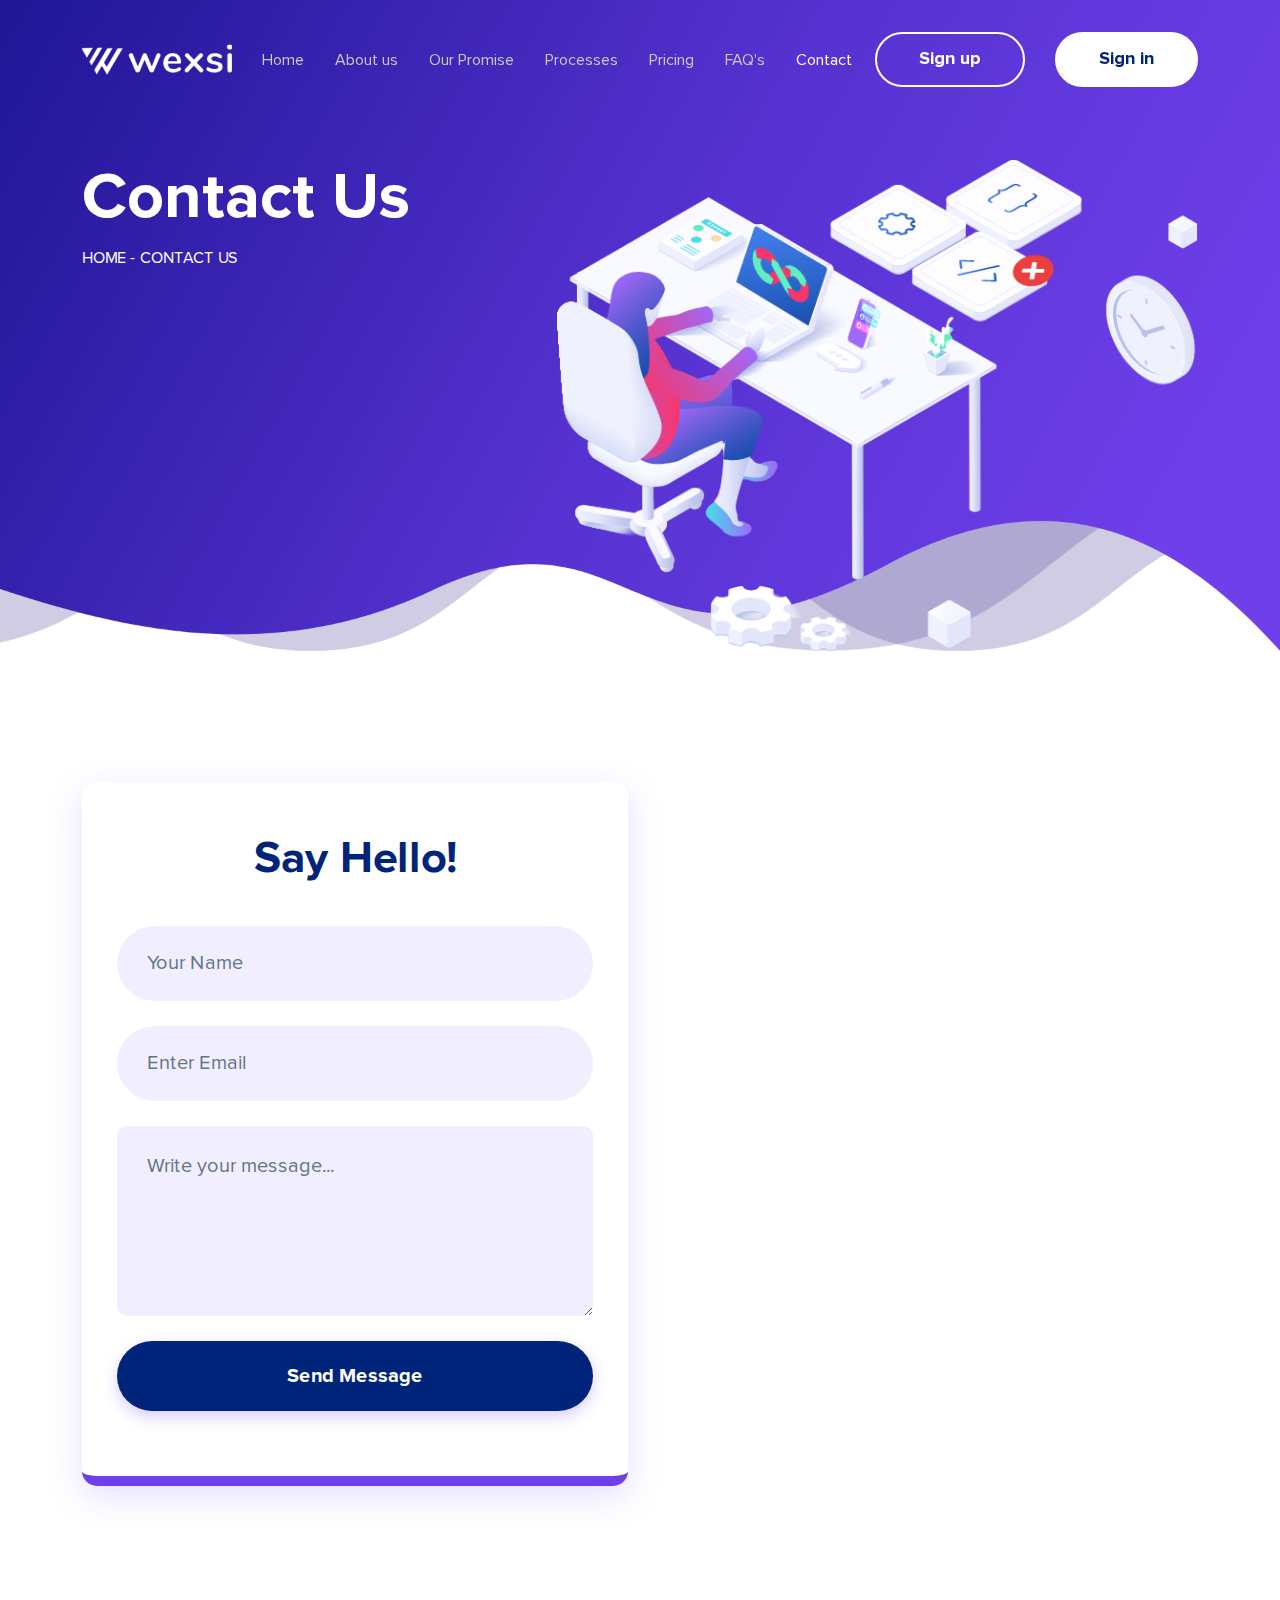
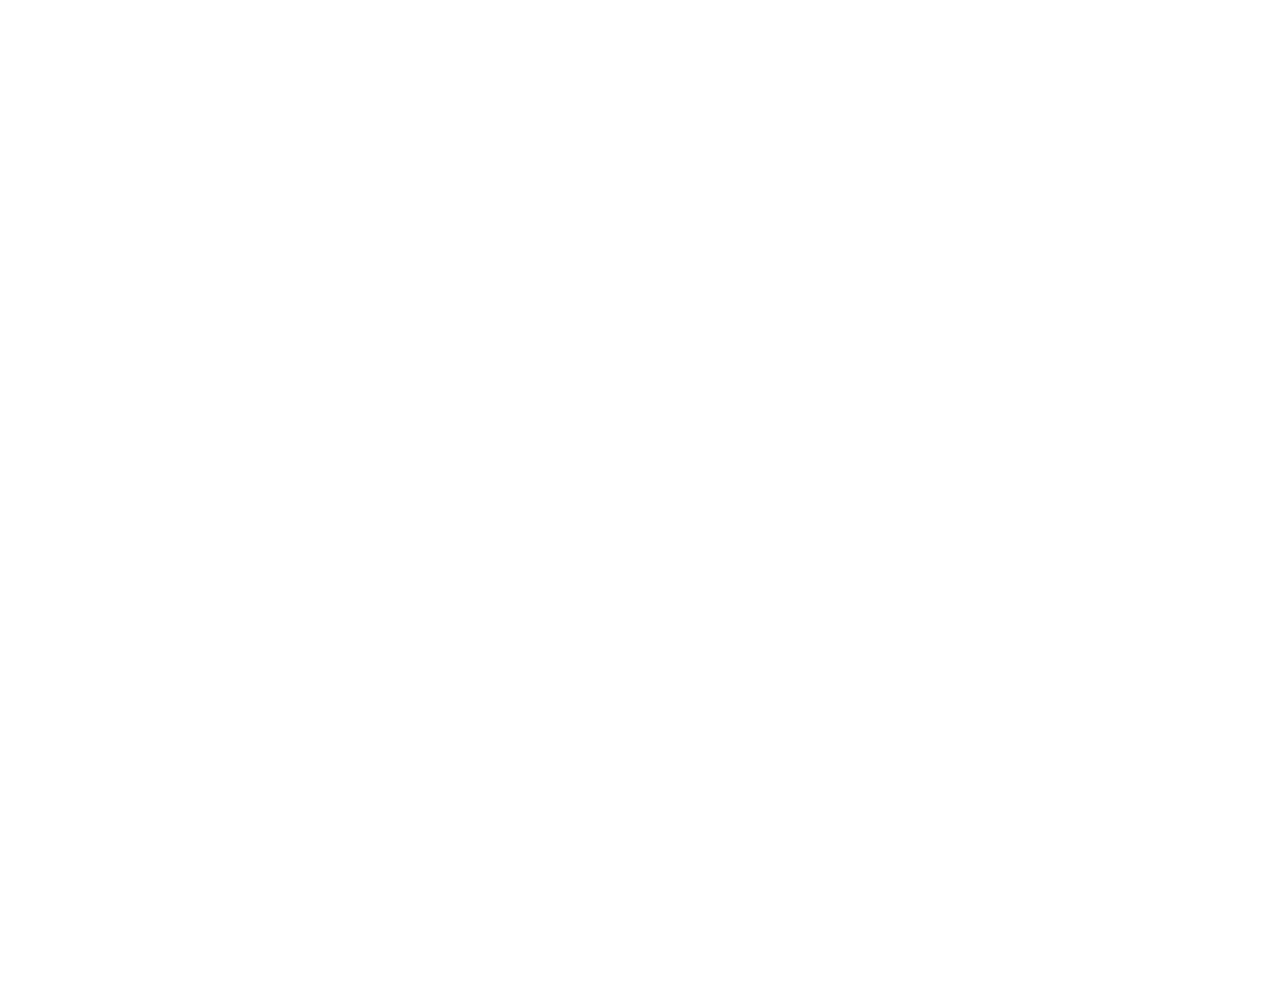
<file: 01_All Pages_V1_wexsi_Ccodding/contact_us.html>
<!DOCTYPE html>
<html lang="en">

<head>
    <!-- meta data is here -->
    <meta charset="UTF-8">
    <meta http-equiv="X-UA-Compatible" content="IE=edge">
    <meta name="viewport" content="width=device-width, initial-scale=1.0">
    <!-- page title is here -->
    <title>Page title here</title>
    <!-- all css links here -->
    <link rel="stylesheet" href="vendors/font-awesome/css/all.min.css">
    <link rel="stylesheet" href="css/bootstrap.min.css">
    <link rel="stylesheet" href="css/animate.css">
    <link rel="stylesheet" href="fonts/font.css">
    <link rel="stylesheet" href="css/style.min.css">
    <!-- favicon here  -->
    <link rel="apple-touch-icon" sizes="180x180" href="img/favicon//apple-touch-icon.png">
    <link rel="icon" type="image/png" sizes="32x32" href="img/favicon//favicon-32x32.png">
    <link rel="icon" type="image/png" sizes="16x16" href="img/favicon//favicon-16x16.png">
    <link rel="manifest" href="img/favicon//site.webmanifest">
    <link rel="mask-icon" href="img/favicon//safari-pinned-tab.svg" color="#5bbad5">
    <meta name="msapplication-TileColor" content="#da532c">
    <meta name="theme-color" content="#ffffff">

</head>

<body>
    <!-- header area html start  -->
    <header class="rkb_header_area wow fadeInDown" data-wow-duration="2s" data-wow-delay=".5s" id="navbar">
        <div class="rkb_top_wrapper ">
            <nav class="navbar navbar-expand-lg">
                <div class="container container_1680">
                    <a class="navbar-brand" href="index.html">
                        <div class="logo_img">
                            <img src="img/logo/logo.png" alt="#" srcset="img/logo/logo@2x.png 2x"
                                class="rkb_main_logo img-fluid ">

                            <img src="img/logo/wexsillogo.png" alt="#" srcset="img/logo/wexsillogo_black@2x.png 2x" class="rkb_sticky_logo img-fluid">
                        </div>
                    </a> 
                    <div class="mobile_collaps_icon d-flex align-items-center">
                        <button class="navbar-toggle collapsed d-lg-none" type="button" data-bs-toggle="collapse"
                            data-bs-target="#navbarNavAltMarkup" aria-controls="navbarNavAltMarkup"
                            aria-expanded="false" aria-label="Toggle navigation">
                            <span class="icon-bar"></span>
                            <span class="icon-bar"></span>
                            <span class="icon-bar"></span>
                        </button>
                    </div> 
                    <div class="collapse navbar-collapse " id="navbarNavAltMarkup">
                        <ul class="navbar-nav rkb_navbar-nav ms-auto mb-2 mb-lg-0">
                            <li class="nav-item ">
                                <a class="nav-link " aria-current="page" href="index.html">Home</a>
                            </li>
                            <li class="nav-item">
                                <a class="nav-link" href="about.html">About us </a>
                            </li>
                            <li class="nav-item">
                                <a class="nav-link" href="our_promise.html">Our Promise</a>
                            </li>
                            <li class="nav-item">
                                <a class="nav-link" href="progress.html">Processes</a>
                            </li>
                            <li class="nav-item">
                                <a class="nav-link" href="our_pricing.html">Pricing</a>
                            </li>
                            <li class="nav-item">
                                <a class="nav-link" href="faq.html"> FAQ's </a>
                            </li>
                            <li class="nav-item active">
                                <a class="nav-link" href="contact_us.html">Contact</a>
                            </li>
                        </ul>
                        <a href="#" class="btn_1 rkb_btn_primary d-none d-xl-block">Sign up</a>
                        <a href="#" class="btn_2 rkb_btn_primary ">Sign in</a>
                    </div>
                </div>
            </nav>
        </div>
    </header>
    <!-- header area html end -->
    <!-- hero area html start  -->
    <section class="rkb_hero_area  ">
        <div class="hero_wrapper_2">
            <div class="container container_1680">
                <div class="row align-items-strat">
                    <div class="col-lg-5 col-md-6  order-md-1 order-2  ">
                        <div class="rkb_hero_contant ">
                            <h1 class="rkb_hero_title text-white wow fadeInLeft" data-wow-duration="2s" data-wow-delay=".5s">
                                Contact Us
                            </h1>
                            <ul class="text-white">
                                <li class="d-inline-block "><a href="index.html"
                                        class="text-white text-uppercase">Home</a></li>
                                <li class="d-inline-block">-</li>
                                <li class="d-inline-block"><a href="contact_us.html"
                                        class="text-white text-uppercase">Contact us</a></li>
                            </ul>
                        </div>
                    </div>
                    <div class="col-lg-7 col-md-6 order-md-2 order-1">
                        <div class="rkb_common_hero_img text-end wow fadeInRight" data-wow-duration="2s" data-wow-delay=".5s">
                            <img src="img/side_img/about_hero_right.png" class="img-fluid" alt="about_hero_img">
                        </div>
                    </div>
                </div>
            </div>
        </div>
    </section>
    <!-- hero area html end -->
    <!-- contact_form area html start -->
    <section class="rkb_section_padding">
        <div class="container">
            <div class="row align-items-center justify-content-center ">
                <div class="col-lg-6 col-sm-9 col-md-6">
                    <div class="rkb_contact_form wow fadeInLeft" data-wow-duration="1s" data-wow-delay=".5s">
                        <div class="rkb_section_title text-center ">
                            <h2 class="rkb_title_heading ">Say Hello!</h2>
                        </div>
                        <form class="rkb_contact_main_form text-center" action="#">
                            <input type="text" placeholder="Your Name" class="rkb_contact_info">
                            <input type="text" placeholder="Enter Email" class="rkb_contact_info">
                            <textarea placeholder="Write your message..."
                                class="rkb_contact_message rkb_contact_info"></textarea>
                            <button type="button" class="rkb_forom_contol_btn">Send Message</button>
                        </form>
                    </div>
                </div>
                <div class="col-lg-6 col-sm-9 col-md-6">
                    <div class="rkb_contact_form_right_info text-center  wow fadeInRight" data-wow-duration="1s" data-wow-delay=".5s">
                        <h2 class="rkb_contact_right_title fw-normal">
                            If you have questions, <br>
                            please contact and our FAQ <br>
                            before write a message.
                        </h2>
                        <address class="rkb_contact_address wow  fadeInDown" data-wow-duration="1s" data-wow-delay=".5s">
                            <a class="rkb_contact_address" href="mailto:support@wexsi.com">support@wexsi.com</a>
                            <p class="rkb_contact_address_p"> or</p>
                            <a class="rkb_contact_address" href="tel:+1(270)859-1104">+1 (270) 859-1104</a>
                        </address>
                    </div>
                </div>
            </div>
        </div>
    </section>
    <!-- contact_form area html end -->
    <!-- footer area html start  -->
    <footer class="rkb_footer_area rkb_footer_margin wow fadeInDown" data-wow-duration="1s" data-wow-delay=".5s">
        <div class="container">
            <div class="row align-items-center">
                <div class="col-xl-12">
                    <!-- cta section -->
                    <div class="rkb_cta bg-white  wow fadeInDown" data-wow-duration="1s" data-wow-delay=".5s">
                        <div class="row   align-items-center">
                            <div class="col-lg-7 order-lg-1  order-2 ">
                                <div class="rkb_section_title wow fadeInLeft" data-wow-duration="1s" data-wow-delay=".5s">
                                    <h2 class="rkb_title_heading">Build your website today</h2>
                                    <p class="rkb_title_desc">
                                        Ut fringilla tortor mauris, nec maximus ipsum feugiat vel. Maecenas quis <br>
                                        interdum lorem. Maecenas sed quam est. Nullam sit amet.
                                    </p>
                                    <a href="#" class="btn_4 rkb_btn_primary">Learn More</a>
                                </div>
                            </div>
                            <div class="col-lg-5   order-lg-2  order-1">
                                <div class="rkb_cta_thumb text-center wow fadeInright" data-wow-duration="1s" data-wow-delay=".5s">
                                    <img src="img/side_img/build_right.png" class="img-fluid rkb_cta_thumb_inner"
                                        alt="cta_thumb">
                                </div>
                            </div>
                        </div>
                    </div>
                </div>
                <div class="col-xl-12">
                    <div class="rkb_footer_info rkb_section_padding">
                        <div class="row">
                            <div class="col-lg-4 col-md-6 col-sm-6">
                                <!-- changes -->
                                <div class="footer_widget_inner wow fadeInDown" data-wow-duration="1s" data-wow-delay=".5s">
                                    <h4 class="rkb_footer_title fw-bold text-white ">Contact Information</h4>
                                    <address>
                                        <ul class="rkb_footer_list">
                                            <li class="rkb_footer_link text-white"> Phone: <a href="tel:34197266900046"
                                                    class="rkb_footer_link_span"> 34197266900046</a>
                                            </li>
                                            <li class="rkb_footer_link text-white"> Email: <a
                                                    href="mailto:support@yourmail.com"
                                                    class="rkb_footer_link_span">support@yourmail.com
                                                </a></li>
                                            <li class="rkb_footer_link text-white">Contact: <a
                                                    href="mailto:support@yourmail.com"
                                                    class="rkb_footer_link_span">info@support.com </a>
                                            </li>
                                        </ul>
                                    </address>
                                </div>
                            </div>
                            <div class="col-lg-3 col-md-6 col-sm-6">
                                <div class="footer_widget_inner wow fadeInDown" data-wow-duration="1s" data-wow-delay=".5s">
                                    <h4 class="rkb_footer_title fw-bold text-white ">Company</h4>
                                    <ul class="rkb_footer_list">
                                        <li><a class="rkb_footer_link text_gray" href="#">About Us </a></li>
                                        <li><a class="rkb_footer_link text_gray" href="#">Careers </a></li>
                                        <li><a class="rkb_footer_link text_gray" href="#">Contact Us </a></li>
                                        <li><a class="rkb_footer_link text_gray" href="#">Terms of Service</a></li>
                                        <li><a class="rkb_footer_link text_gray" href="#">Privacy Policy </a></li>
                                    </ul>
                                </div>
                            </div>
                            <div class="col-lg-3 col-md-6 col-sm-6">
                                <div class="footer_widget_inner wow fadeInDown" data-wow-duration="1s" data-wow-delay=".5s">
                                    <h4 class="rkb_footer_title fw-bold text-white">Resources</h4>
                                    <ul class="rkb_footer_list">
                                        <li><a class="rkb_footer_link text_gray" href="#">Documentation </a></li>
                                        <li><a class="rkb_footer_link text_gray" href="#">24/7 Support </a></li>
                                        <li><a class="rkb_footer_link text_gray" href="#">Community </a></li>
                                        <li><a class="rkb_footer_link text_gray" href="#">Developer Docs </a></li>
                                        <li><a class="rkb_footer_link text_gray" href="#">Affiliates </a></li>
                                    </ul>
                                </div>
                            </div>
                            <div class="col-lg-2 col-md-6 col-sm-6">
                                <div class="footer_widget_inner wow fadeInDown" data-wow-duration="2s" data-wow-delay=".5s">
                                    <h4 class="rkb_footer_title fw-bold text-white">Support</h4>

                                    <ul class="rkb_footer_list">
                                        <li><a class="rkb_footer_link text_gray" href="#">Terms of Sales</a></li>
                                        <li><a class="rkb_footer_link text_gray" href="#">Privacy Policy</a></li>
                                        <li><a class="rkb_footer_link text_gray" href="#">Delivery </a></li>
                                        <li><a class="rkb_footer_link text_gray" href="#">Sitemap </a></li>
                                    </ul>
                                </div>
                            </div>
                        </div>
                    </div>
                </div>
                <div class="col-xl-12">
                    <div class="rkb_copy_right_area text-center ">
                        <p class="rkb_copy_right_desc fw-normal text-white ">Copyright 2021. All Rights Reserved by Us
                        </p>
                    </div>
                </div>
            </div>
        </div>
    </footer>
    <!--footer area html end-->
    <!-- all js is here    -->
    <script src="js/jquery-3.5.1.min.js"></script>
    <script src="js/bootstrap.min.js"></script>
    <script src="js/wow.js"></script>
    <script src="js/popper.min.js"></script>
    <script src="js/main.js"></script>
</body>

</html>
</file>
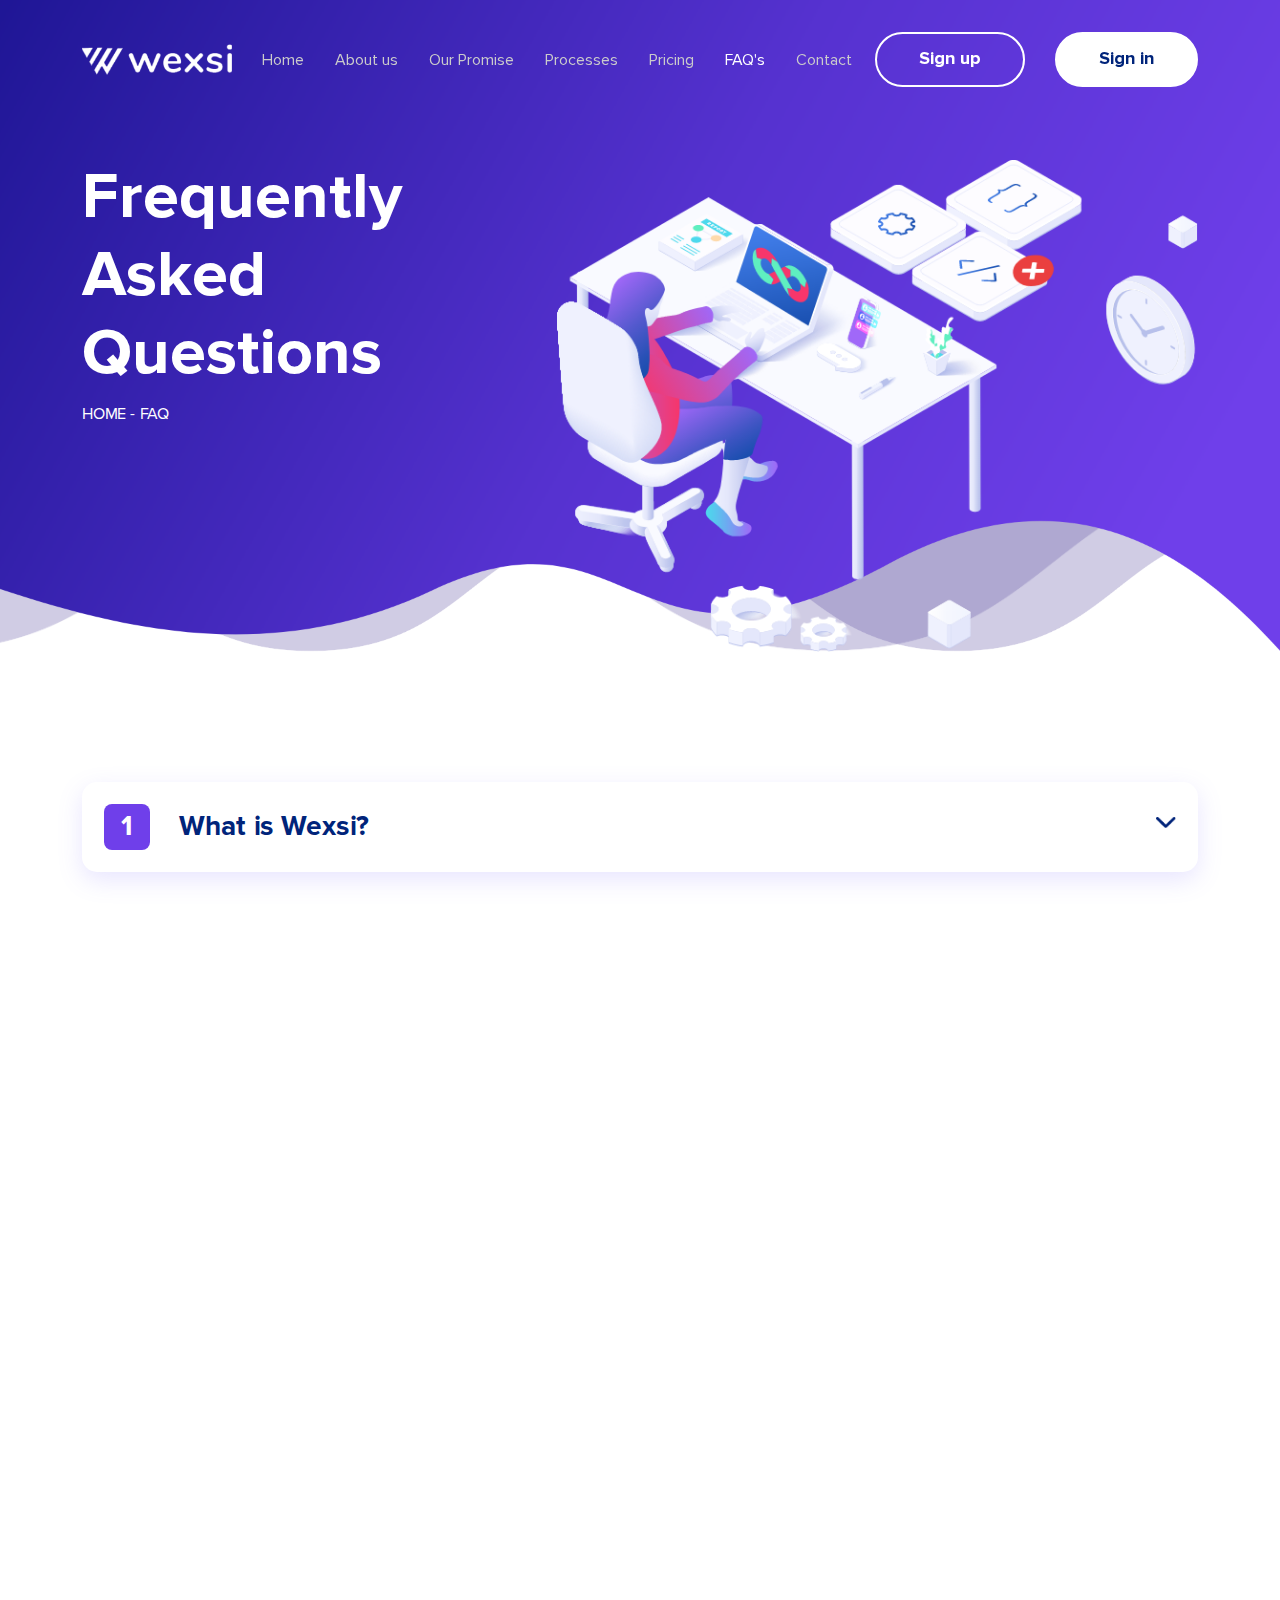
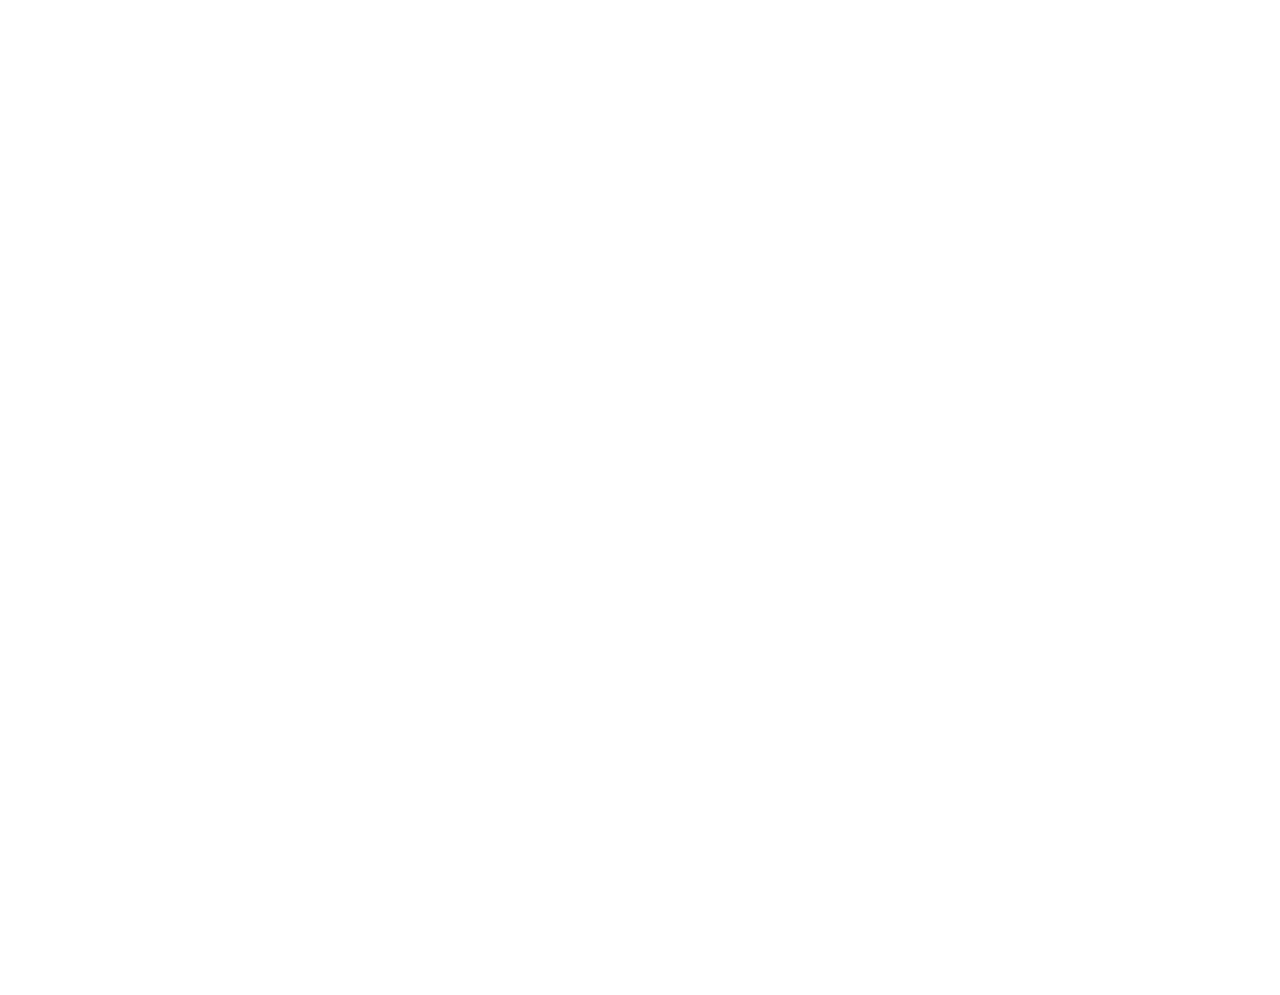
<file: 01_All Pages_V1_wexsi_Ccodding/faq.html>
<!DOCTYPE html>
<html lang="en">

<head>
    <!-- meta data is here -->
    <meta charset="UTF-8">
    <meta http-equiv="X-UA-Compatible" content="IE=edge">
    <meta name="viewport" content="width=device-width, initial-scale=1.0">
    <!-- page title is here -->
    <title>Page title here</title>
    <!-- all css links here -->
    <link rel="stylesheet" href="vendors/font-awesome/css/all.min.css">
    <link rel="stylesheet" href="css/bootstrap.min.css">
    <link rel="stylesheet" href="css/animate.css">
    <link rel="stylesheet" href="fonts/font.css">
    <link rel="stylesheet" href="css/style.min.css">
    <!-- favicon here  -->
    <link rel="apple-touch-icon" sizes="180x180" href="img/favicon//apple-touch-icon.png">
    <link rel="icon" type="image/png" sizes="32x32" href="img/favicon//favicon-32x32.png">
    <link rel="icon" type="image/png" sizes="16x16" href="img/favicon//favicon-16x16.png">
    <link rel="manifest" href="img/favicon//site.webmanifest">
    <link rel="mask-icon" href="img/favicon//safari-pinned-tab.svg" color="#5bbad5">
    <meta name="msapplication-TileColor" content="#da532c">
    <meta name="theme-color" content="#ffffff">

</head>

<body>
    <!-- header area html start  -->
    <header class="rkb_header_area wow fadeInDown" data-wow-duration="1s" data-wow-delay=".5s" id="navbar">
        <div class="rkb_top_wrapper ">
            <nav class="navbar navbar-expand-lg">
                <div class="container container_1680">
                    <a class="navbar-brand" href="index.html">
                        <div class="logo_img">
                            <img src="img/logo/logo.png" alt="#" srcset="img/logo/logo@2x.png 2x"
                                class="rkb_main_logo img-fluid ">

                            <img src="img/logo/wexsillogo.png" alt="#" srcset="img/logo/wexsillogo_black@2x.png 2x"
                                class="rkb_sticky_logo img-fluid">
                        </div>
                    </a>
                    <div class="mobile_collaps_icon d-flex align-items-center">
                        <button class="navbar-toggle collapsed d-lg-none" type="button" data-bs-toggle="collapse"
                            data-bs-target="#navbarNavAltMarkup" aria-controls="navbarNavAltMarkup"
                            aria-expanded="false" aria-label="Toggle navigation">
                            <span class="icon-bar"></span>
                            <span class="icon-bar"></span>
                            <span class="icon-bar"></span>
                        </button>
                    </div>
                    <div class="collapse navbar-collapse " id="navbarNavAltMarkup">
                        <ul class="navbar-nav rkb_navbar-nav ms-auto mb-2 mb-lg-0">
                            <li class="nav-item  ">
                                <a class="nav-link " aria-current="page" href="index.html">Home</a>
                            </li>
                            <li class="nav-item">
                                <a class="nav-link" href="about.html">About us </a>
                            </li>
                            <li class="nav-item">
                                <a class="nav-link" href="our_promise.html">Our Promise</a>
                            </li>
                            <li class="nav-item">
                                <a class="nav-link" href="progress.html">Processes</a>
                            </li>
                            <li class="nav-item">
                                <a class="nav-link" href="our_pricing.html">Pricing</a>
                            </li>
                            <li class="nav-item active">
                                <a class="nav-link" href="faq.html"> FAQ's </a>
                            </li>
                            <li class="nav-item">
                                <a class="nav-link" href="contact_us.html">Contact</a>
                            </li>
                        </ul>
                        <a href="#" class="btn_1 rkb_btn_primary d-none d-xl-block">Sign up</a>
                        <a href="#" class="btn_2 rkb_btn_primary ">Sign in</a>
                    </div>
                </div>
            </nav>
        </div>
    </header>
    <!-- header area html end -->
    <!-- hero area html start -->
    <section class="rkb_hero_area  ">
        <div class="hero_wrapper_2">
            <div class="container container_1680">
                <div class="row align-items-strat">
                    <div class="col-lg-5 col-md-6  order-md-1 order-2  ">
                        <div class="rkb_hero_contant ">
                            <h1 class="rkb_hero_title text-white wow fadeInLeft" data-wow-duration="1s" data-wow-delay=".5s">
                                Frequently Asked <br>
                                Questions
                            </h1>
                            <ul class="text-white">
                                <li class="d-inline-block "><a href="index.html" class="text-white text-uppercase">Home
                                    </a></li>
                                <li class="d-inline-block">-</li>
                                <li class="d-inline-block"><a href="faq.html" class="text-white text-uppercase">
                                        Faq</a></li>
                            </ul>
                        </div>
                    </div>
                    <div class="col-lg-7 col-md-6 order-md-2 order-1">
                        <div class="rkb_common_hero_img text-end wow fadeInRight" data-wow-duration="1s" data-wow-delay=".5s">
                            <img src="img/side_img/about_hero_right.png" class="img-fluid" alt="about_hero_img">
                        </div>
                    </div>
                </div>
            </div>
        </div>
    </section>
    <!-- hero area html end -->
    <!-- faq acordeant html start -->
    <section class="rkb_faq_raea rkb_padding_bottom rkb_padding_top_130">
        <div class="container container_1076">
            <div class="row">
                <div class="col-lg-12">
                    <div class="rkb_faq_accordient">
                        <div class="accordion" id="accordionExample">
                            <div class="accordion-item wow fadeInLeft" data-wow-duration="1s" data-wow-delay=".5s">
                                <div class="accordion-header" id="headingTwo">
                                    <button class="accordion-button collapsed" type="button" data-bs-toggle="collapse"
                                        data-bs-target="#collapseTwo" aria-expanded="false" aria-controls="collapseTwo">
                                        <span class="accordion_header_span">1</span>What is Wexsi?
                                    </button>
                                </div>
                                <div id="collapseTwo" class="accordion-collapse collapse" aria-labelledby="headingTwo"
                                    data-bs-parent="#accordionExample">
                                    <div class="accordion-body">
                                        Wexsi is a tool online, that is specialized to sites of personal or business
                                        sites.
                                    </div>
                                </div>
                            </div>
                            <div class="accordion-item wow fadeInRight" data-wow-duration="1s" data-wow-delay=".5s">
                                <div class="accordion-header" id="headingOne">
                                    <button class="accordion-button" type="button" data-bs-toggle="collapse"
                                        data-bs-target="#collapseOne" aria-expanded="true" aria-controls="collapseOne">
                                        <span class="accordion_header_span">2</span>How works Wexsi?
                                    </button>
                                </div>
                                <div id="collapseOne" class="accordion-collapse collapse show"
                                    aria-labelledby="headingOne" data-bs-parent="#accordionExample">
                                    <div class="accordion-body">
                                        Wexsi is a tool online, that is specialized to sites of personal or business
                                        sites.
                                    </div>
                                </div>
                            </div>
                            <div class="accordion-item wow fadeInLeft" data-wow-duration="1s" data-wow-delay=".5s">
                                <div class="accordion-header" id="headingThree">
                                    <button class="accordion-button collapsed" type="button" data-bs-toggle="collapse"
                                        data-bs-target="#collapseThree" aria-expanded="false"
                                        aria-controls="collapseThree">
                                        <span class="accordion_header_span">3</span>How can I cancel my membership?
                                    </button>
                                </div>
                                <div id="collapseThree" class="accordion-collapse collapse"
                                    aria-labelledby="headingThree" data-bs-parent="#accordionExample">
                                    <div class="accordion-body">
                                        Wexsi is a tool online, that is specialized to sites of personal or business
                                        sites.
                                    </div>
                                </div>
                            </div>
                            <div class="accordion-item wow fadeInRight" data-wow-duration="1s" data-wow-delay=".5s">
                                <div class="accordion-header" id="headingfour">
                                    <button class="accordion-button collapsed" type="button" data-bs-toggle="collapse"
                                        aria-controls="collapsefour">
                                        <span class="accordion_header_span">4</span>How works Wexsi?
                                    </button>
                                </div>
                                <div id="collapsefour" class="accordion-collapse collapse" aria-labelledby="headingfour"
                                    data-bs-parent="#accordionExample">
                                    <div class="accordion-body">
                                        Wexsi is a tool online, that is specialized to sites of personal or business
                                        sites.
                                    </div>
                                </div>
                            </div>
                            <div class="accordion-item wow fadeInLeft" data-wow-duration="1s" data-wow-delay=".5s">
                                <div class="accordion-header" id="headingFive">
                                    <button class="accordion-button collapsed" type="button" data-bs-toggle="collapse"
                                        data-bs-target="#collapseFive" aria-expanded="false"
                                        aria-controls="collapseFive">
                                        <span class="accordion_header_span">5</span>How can I cancel my membership?
                                    </button>
                                </div>
                                <div id="collapseFive" class="accordion-collapse collapse" aria-labelledby="headingFive"
                                    data-bs-parent="#accordionExample">
                                    <div class="accordion-body">
                                        Wexsi is a tool online, that is specialized to sites of personal or business
                                        sites.
                                    </div>
                                </div>
                            </div>
                        </div>
                    </div>
                </div>
            </div>
        </div>
    </section>
    <!-- faq acordeant html end -->
    <!-- footer area html start  -->
    <footer class="rkb_footer_area rkb_footer_margin wow fadeInDown" data-wow-duration="1s" data-wow-delay=".5s">
        <div class="container">
            <div class="row align-items-center">
                <div class="col-xl-12">
                    <!-- cta section -->
                    <div class="rkb_cta bg-white  wow fadeInDown" data-wow-duration="1s" data-wow-delay=".5s">
                        <div class="row   align-items-center">
                            <div class="col-lg-7 order-lg-1  order-2 ">
                                <div class="rkb_section_title wow fadeInLeft" data-wow-duration="1s" data-wow-delay=".5s">
                                    <h2 class="rkb_title_heading">Build your website today</h2>
                                    <p class="rkb_title_desc">
                                        Ut fringilla tortor mauris, nec maximus ipsum feugiat vel. Maecenas quis <br>
                                        interdum lorem. Maecenas sed quam est. Nullam sit amet.
                                    </p>
                                    <a href="#" class="btn_4 rkb_btn_primary">Learn More</a>
                                </div>
                            </div>
                            <div class="col-lg-5   order-lg-2  order-1">
                                <div class="rkb_cta_thumb text-center wow fadeInright" data-wow-duration="1s" data-wow-delay=".5s">
                                    <img src="img/side_img/build_right.png" class="img-fluid rkb_cta_thumb_inner"
                                        alt="cta_thumb">
                                </div>
                            </div>
                        </div>
                    </div>
                </div>
                <div class="col-xl-12">
                    <div class="rkb_footer_info rkb_section_padding">
                        <div class="row">
                            <div class="col-lg-4 col-md-6 col-sm-6">
                                <!-- changes -->
                                <div class="footer_widget_inner wow fadeInDown" data-wow-duration="1s" data-wow-delay=".5s">
                                    <h4 class="rkb_footer_title fw-bold text-white ">Contact Information</h4>
                                    <address>
                                        <ul class="rkb_footer_list">
                                            <li class="rkb_footer_link text-white"> Phone: <a href="tel:34197266900046"
                                                    class="rkb_footer_link_span"> 34197266900046</a>
                                            </li>
                                            <li class="rkb_footer_link text-white"> Email: <a
                                                    href="mailto:support@yourmail.com"
                                                    class="rkb_footer_link_span">support@yourmail.com
                                                </a></li>
                                            <li class="rkb_footer_link text-white">Contact: <a
                                                    href="mailto:support@yourmail.com"
                                                    class="rkb_footer_link_span">info@support.com </a>
                                            </li>
                                        </ul>
                                    </address>
                                </div>
                            </div>
                            <div class="col-lg-3 col-md-6 col-sm-6">
                                <div class="footer_widget_inner wow fadeInDown" data-wow-duration="1s" data-wow-delay=".5s">
                                    <h4 class="rkb_footer_title fw-bold text-white ">Company</h4>
                                    <ul class="rkb_footer_list">
                                        <li><a class="rkb_footer_link text_gray" href="#">About Us </a></li>
                                        <li><a class="rkb_footer_link text_gray" href="#">Careers </a></li>
                                        <li><a class="rkb_footer_link text_gray" href="#">Contact Us </a></li>
                                        <li><a class="rkb_footer_link text_gray" href="#">Terms of Service</a></li>
                                        <li><a class="rkb_footer_link text_gray" href="#">Privacy Policy </a></li>
                                    </ul>
                                </div>
                            </div>
                            <div class="col-lg-3 col-md-6 col-sm-6">
                                <div class="footer_widget_inner wow fadeInDown" data-wow-duration="1s" data-wow-delay=".5s">
                                    <h4 class="rkb_footer_title fw-bold text-white">Resources</h4>
                                    <ul class="rkb_footer_list">
                                        <li><a class="rkb_footer_link text_gray" href="#">Documentation </a></li>
                                        <li><a class="rkb_footer_link text_gray" href="#">24/7 Support </a></li>
                                        <li><a class="rkb_footer_link text_gray" href="#">Community </a></li>
                                        <li><a class="rkb_footer_link text_gray" href="#">Developer Docs </a></li>
                                        <li><a class="rkb_footer_link text_gray" href="#">Affiliates </a></li>
                                    </ul>
                                </div>
                            </div>
                            <div class="col-lg-2 col-md-6 col-sm-6">
                                <div class="footer_widget_inner wow fadeInDown" data-wow-duration="2s" data-wow-delay=".5s">
                                    <h4 class="rkb_footer_title fw-bold text-white">Support</h4>

                                    <ul class="rkb_footer_list">
                                        <li><a class="rkb_footer_link text_gray" href="#">Terms of Sales</a></li>
                                        <li><a class="rkb_footer_link text_gray" href="#">Privacy Policy</a></li>
                                        <li><a class="rkb_footer_link text_gray" href="#">Delivery </a></li>
                                        <li><a class="rkb_footer_link text_gray" href="#">Sitemap </a></li>
                                    </ul>
                                </div>
                            </div>
                        </div>
                    </div>
                </div>
                <div class="col-xl-12">
                    <div class="rkb_copy_right_area text-center ">
                        <p class="rkb_copy_right_desc fw-normal text-white ">Copyright 2021. All Rights Reserved by Us
                        </p>
                    </div>
                </div>
            </div>
        </div>
    </footer>
    <!--footer area html end-->
    <!-- all js is here -->
    <script src="js/jquery-3.5.1.min.js"></script>
    <script src="js/bootstrap.min.js"></script>
    <script src="js/wow.js"></script>
    <script src="js/popper.min.js"></script>
    <script src="js/main.js"></script>
</body>

</html>
</file>
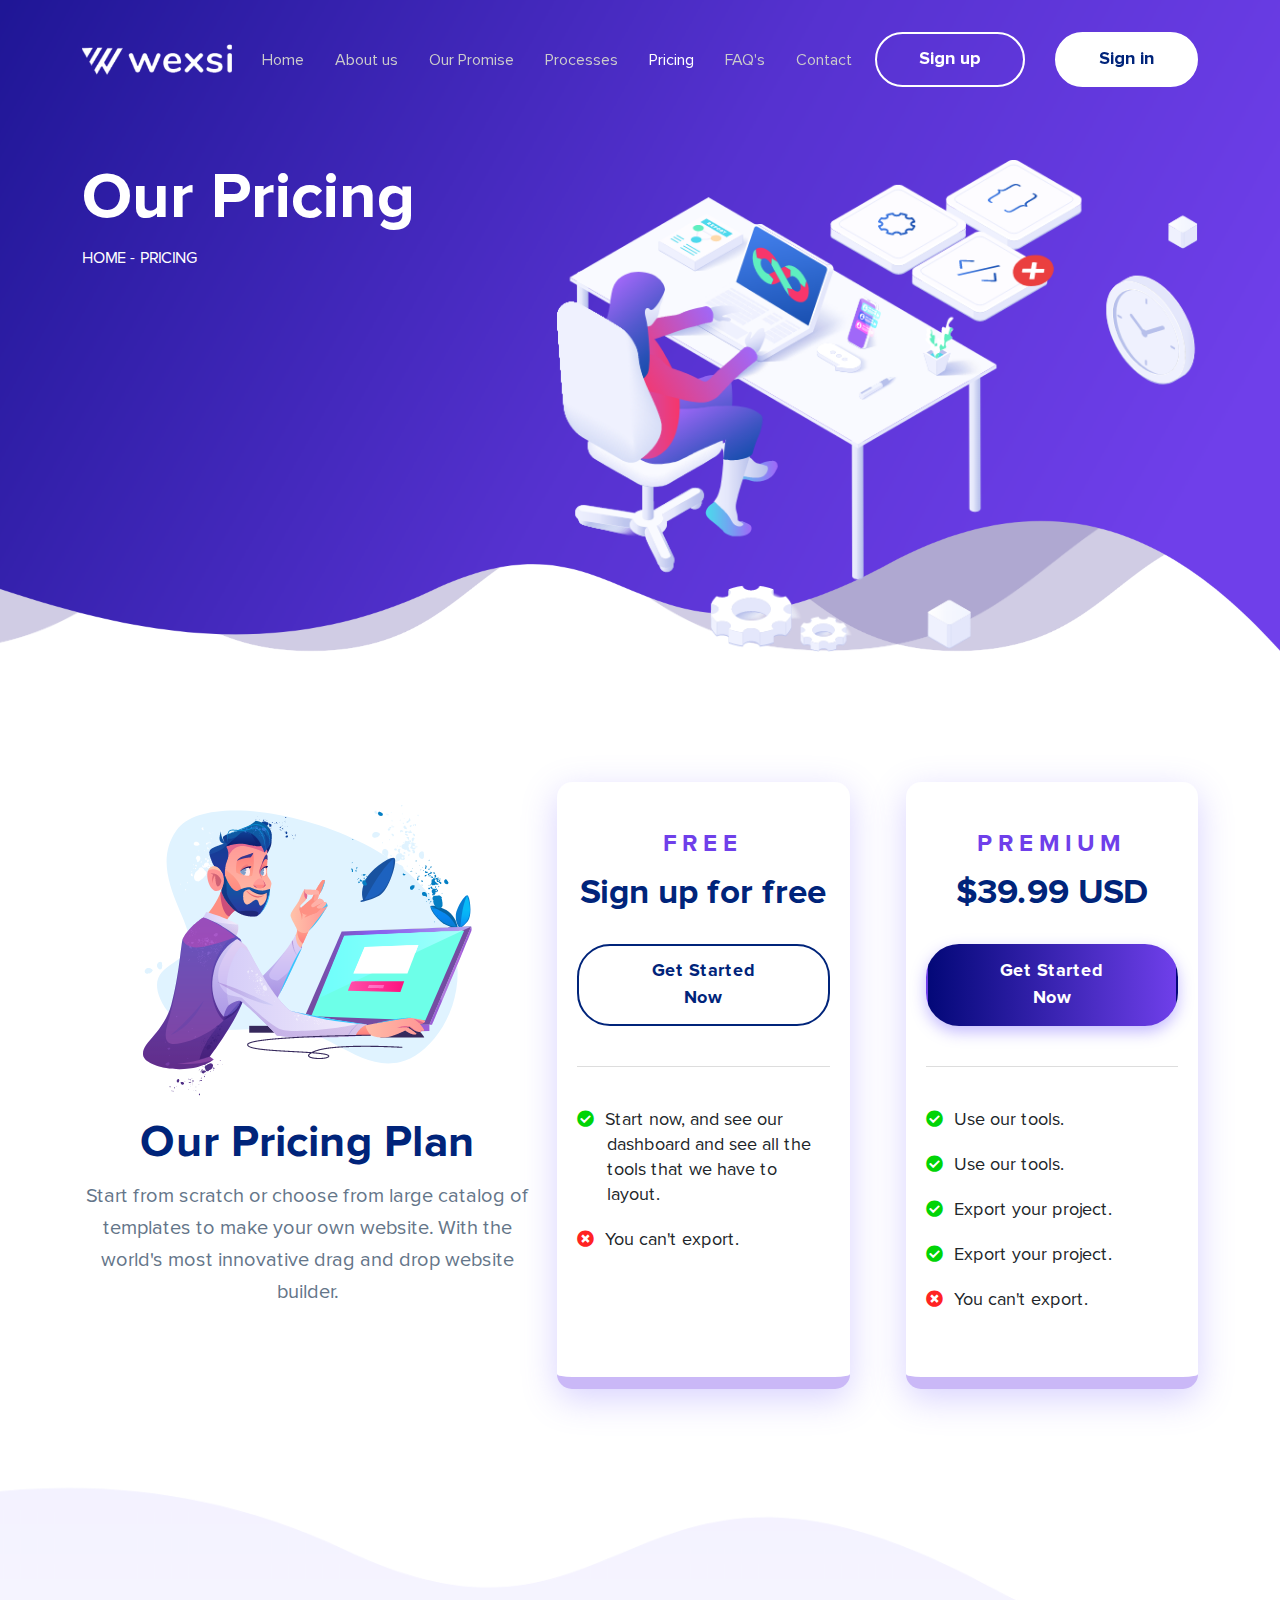
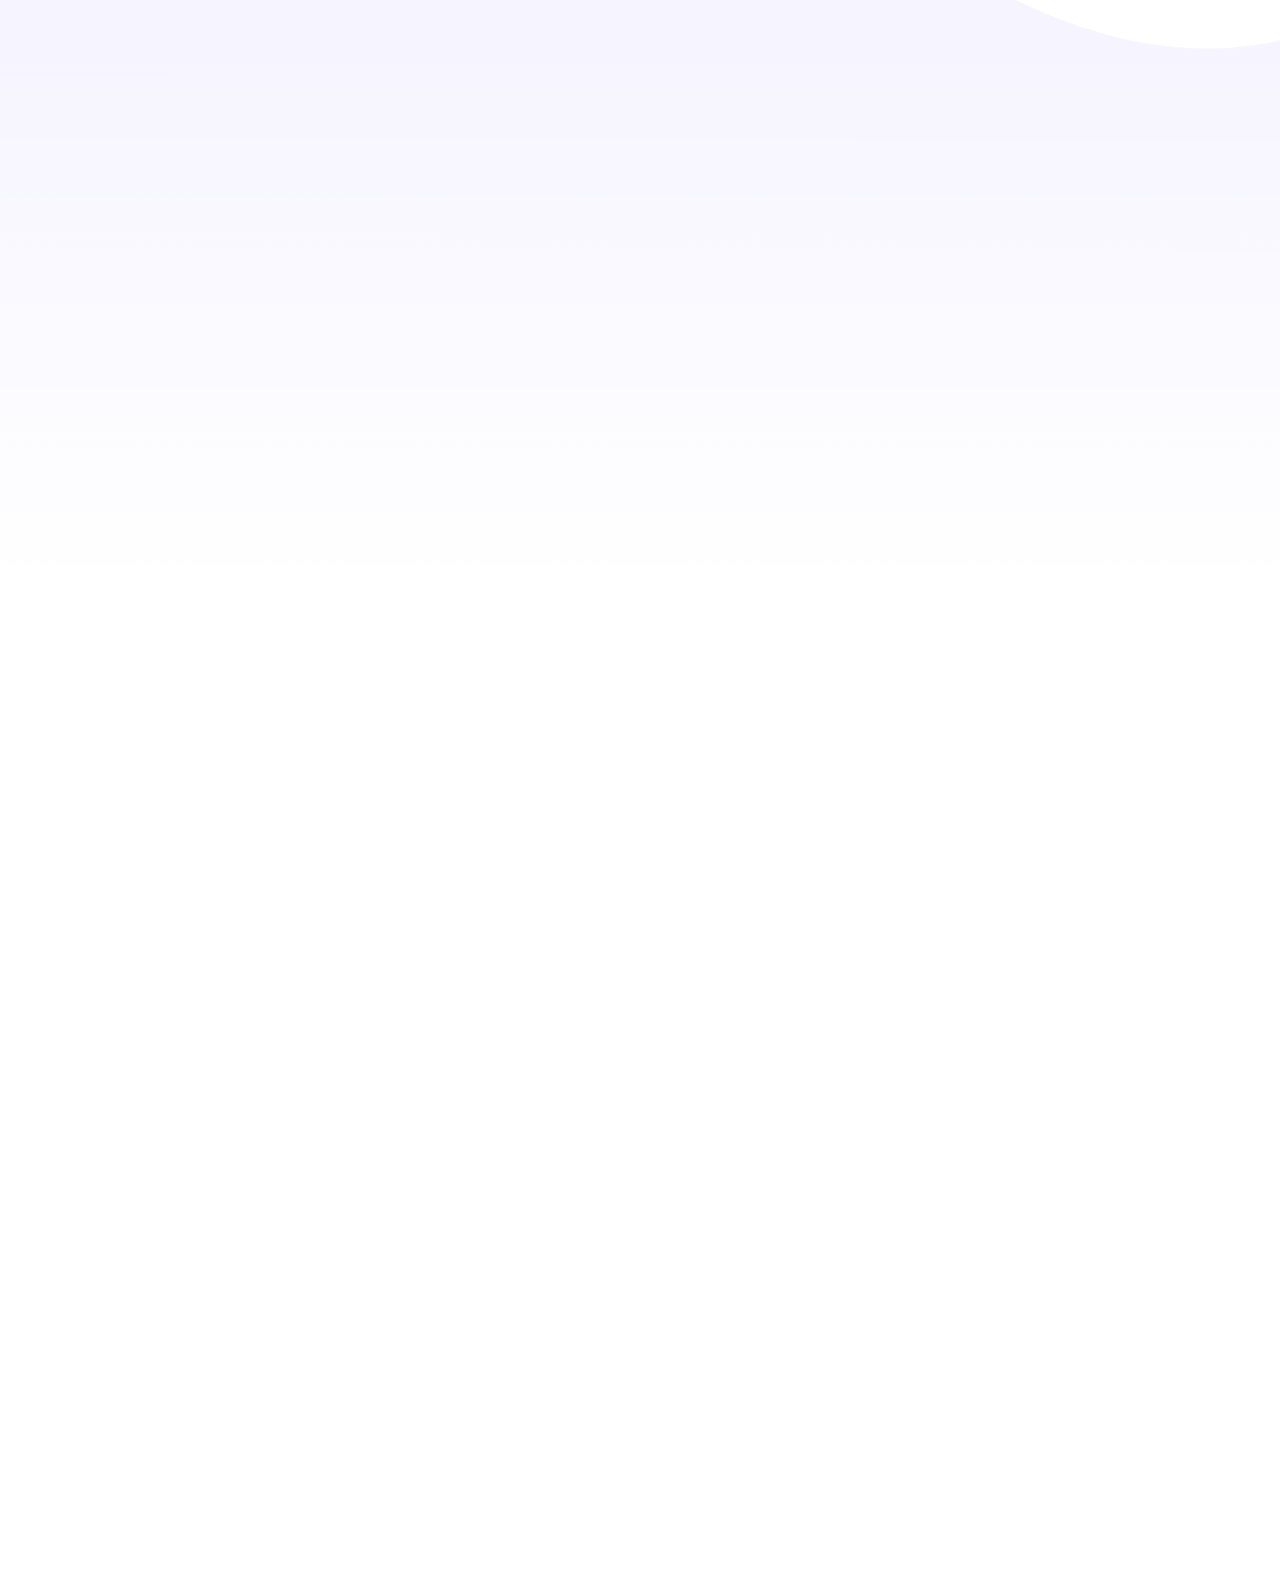
<file: 01_All Pages_V1_wexsi_Ccodding/our_pricing.html>
<!DOCTYPE html>
<html lang="en">

<head>
    <!-- meta data is here -->
    <meta charset="UTF-8">
    <meta http-equiv="X-UA-Compatible" content="IE=edge">
    <meta name="viewport" content="width=device-width, initial-scale=1.0">
    <!-- page title is here -->
    <title>Page title here</title>
    <!-- all css links here -->
    <link rel="stylesheet" href="vendors/font-awesome/css/all.min.css">
    <link rel="stylesheet" href="css/bootstrap.min.css">
    <link rel="stylesheet" href=" css/animate.css">
    <link rel="stylesheet" href="fonts/font.css">
    <link rel="stylesheet" href="css/style.min.css">
    <!-- favicon here  -->
    <link rel="apple-touch-icon" sizes="180x180" href="img/favicon//apple-touch-icon.png">
    <link rel="icon" type="image/png" sizes="32x32" href="img/favicon//favicon-32x32.png">
    <link rel="icon" type="image/png" sizes="16x16" href="img/favicon//favicon-16x16.png">
    <link rel="manifest" href="img/favicon//site.webmanifest">
    <link rel="mask-icon" href="img/favicon//safari-pinned-tab.svg" color="#5bbad5">
    <meta name="msapplication-TileColor" content="#da532c">
    <meta name="theme-color" content="#ffffff">

</head>

<body>
    <!-- header area html start  -->
    <header class="rkb_header_area  wow fadeInDown" data-wow-duration="1s" data-wow-delay=".5s" id="navbar">
        <div class="rkb_top_wrapper ">
            <nav class="navbar navbar-expand-lg">
                <div class="container container_1680">
                    <a class="navbar-brand" href="index.html">
                        <div class="logo_img">
                            <img src="img/logo/logo.png" alt="#" srcset="img/logo/logo@2x.png 2x"
                                class="rkb_main_logo img-fluid ">

                            <img src="img/logo/wexsillogo.png" alt="#" srcset="img/logo/wexsillogo_black@2x.png 2x" class="rkb_sticky_logo img-fluid">
                        </div>
                    </a> 
                    <div class="mobile_collaps_icon d-flex align-items-center">
                        <button class="navbar-toggle collapsed d-lg-none" type="button" data-bs-toggle="collapse"
                            data-bs-target="#navbarNavAltMarkup" aria-controls="navbarNavAltMarkup"
                            aria-expanded="false" aria-label="Toggle navigation">
                            <span class="icon-bar"></span>
                            <span class="icon-bar"></span>
                            <span class="icon-bar"></span>
                        </button>
                    </div> 
                    <div class="collapse navbar-collapse " id="navbarNavAltMarkup">
                        <ul class="navbar-nav rkb_navbar-nav ms-auto mb-2 mb-lg-0">
                            <li class="nav-item">
                                <a class="nav-link " aria-current="page" href="index.html">Home</a>
                            </li>
                            <li class="nav-item">
                                <a class="nav-link" href="about.html">About us </a>
                            </li>
                            <li class="nav-item">
                                <a class="nav-link" href="our_promise.html">Our Promise</a>
                            </li>
                            <li class="nav-item">
                                <a class="nav-link" href="progress.html">Processes</a>
                            </li>
                            <li class="nav-item active">
                                <a class="nav-link" href="our_pricing.html">Pricing</a>
                            </li>
                            <li class="nav-item">
                                <a class="nav-link" href="faq.html"> FAQ's </a>
                            </li>
                            <li class="nav-item">
                                <a class="nav-link" href="contact_us.html">Contact</a>
                            </li>
                        </ul>
                        <a href="#" class="btn_1 rkb_btn_primary d-none d-xl-block">Sign up</a>
                        <a href="#" class="btn_2 rkb_btn_primary ">Sign in</a>
                    </div>
                </div>
            </nav>
        </div>
    </header>
    <!-- header area html end -->
    <!-- hero area html start -->
    <section class="rkb_hero_area  ">
        <div class="hero_wrapper_2">
            <div class="container container_1680">
                <div class="row align-items-strat">
                    <div class="col-lg-5 col-md-6  order-md-1 order-2  ">
                        <div class="rkb_hero_contant ">
                            <h1 class="rkb_hero_title text-white  wow fadeInLeft" data-wow-duration="1s" data-wow-delay=".5s">
                                Our  
                                Pricing
                            </h1>
                            <ul class="text-white">
                                <li class="d-inline-block "><a href="index.html" class="text-white text-uppercase">Home
                                    </a></li>
                                <li class="d-inline-block">-</li>
                                <li class="d-inline-block"><a href="our_pricing.html" class="text-white text-uppercase">
                                        Pricing</a></li>
                            </ul>
                        </div>
                    </div>
                    <div class="col-lg-7 col-md-6 order-md-2 order-1">
                        <div class="rkb_common_hero_img text-end ">
                            <img src="img/side_img/about_hero_right.png" class="img-fluid" alt="about_hero_img">
                        </div>
                    </div>
                </div>
            </div>
        </div>
    </section>
    <!-- hero area html end -->
    <!-- pricing_plan_main_heml start -->
    <section class="rkb_section_padding">
        <div class="container">
            <div class="row ">
                <div class="col-lg-5">
                    <div class="rkb_pricing_text_box wow fadeInDown" data-wow-duration="1s" data-wow-delay=".5s">
                        <div class="rkb_pricing_thumb text-center">
                            <img src="img/side_img/pricing_left_thumb.png" class="img-fluid" alt="">
                        </div>
                        <div class="rkb_pricing_content  ">
                            <div class="rkb_section_title rkb_section_title_2 text-center">
                                <h2 class="rkb_title_heading">Our Pricing Plan</h2>
                                <p>
                                    Start from scratch or choose from large catalog of <br>
                                    templates to make your own website. With the world's <br>
                                    most innovative drag and drop website builder.
                                </p>
                            </div>
                        </div>
                    </div>
                </div>
                <div class="col-lg-7">
                    <div class="row justify-content-center">
                        <div class="col-lg-6 col-md-6 col-sm-12">
                            <div class="rkb_pricing_box rkb_pricing_box_2 ms-xl-auto me-xl-3 bg-white text-center  wow fadeInDown" data-wow-duration="1s" data-wow-delay=".5s">
                                <div class="rkb_pricing_box_title">
                                    <span class="rkb_pricing_box_span">FREE</span>
                                    <h3 class="rkb_pricing_box_heading">Sign up for free</h3>
                                    <a href="#" class="btn_5 rkb_btn_primary ">Get Started Now</a>
                                </div>
                                <div class="rkb_pricing_list text-start">
                                    <ul class="rkb_pricing_ul">
                                        <li class="rkb_pricing_li">
                                            <i class="fas fa-check-circle rkb_check"></i>
                                            Start now, and see our dashboard <br>
                                            and see all the tools that we have <br>
                                            to layout.
                                        </li>
                                        <li class="rkb_pricing_li">
                                            <i class="fas fa-times-circle rkb_times"></i> You can't export.
                                        </li>
                                    </ul>
                                </div>
                            </div>
                        </div>
                        <div class="col-lg-6 col-md-6 col-sm-12">
                            <div class="rkb_pricing_box rkb_pricing_box_2 me-xl-auto ms-xl-3 bg-white text-center  wow fadeInDown" data-wow-duration="1s" data-wow-delay=".5s">
                                <div class="rkb_pricing_box_title">
                                    <span class="rkb_pricing_box_span">premium</span>
                                    <h3 class="rkb_pricing_box_heading">$39.99 USD</h3>
                                    <a href="#" class="btn_6 rkb_btn_primary">Get Started Now</a>
                                </div>
                                <div class="rkb_pricing_list text-start">
                                    <ul class="rkb_pricing_ul">
                                        <li class="rkb_pricing_li">
                                            <i class="fas fa-check-circle rkb_check"></i> Use our tools.
                                        </li>
                                        <li class="rkb_pricing_li">
                                            <i class="fas fa-check-circle rkb_check"></i> Use our tools.
                                        </li>
                                        <li class="rkb_pricing_li">
                                            <i class="fas fa-check-circle rkb_check"></i> Export your project.
                                        </li>
                                        <li class="rkb_pricing_li">
                                            <i class="fas fa-check-circle rkb_check"></i> Export your project.
                                        </li>
                                        <li class="rkb_pricing_li">
                                            <i class="fas fa-times-circle rkb_times"></i> You can't export.
                                        </li>
                                    </ul>
                                </div>
                            </div>
                        </div>
                    </div>
                </div>
            </div>
        </div>
    </section>
    <!-- pricing_plan_main_heml end -->
    <!-- pricing_text_box area html start -->
    <section class="rkb_about_contact_us_area">
        <div class="rkb_about_section_inner_padding rkb_about_section_inner_padding_2">
            <div class="container">
                <div class="row justify-content-center align-items-center">
                    <div class="col-lg-6 col-md-9">
                        <div class="rkb_img_box">
                            <div class="rkb_pricing_text_img wow fadeInLeft" data-wow-duration="1s" data-wow-delay=".5s">
                                <img src="img/side_img/pricing_text_box_left.png" class="img-fluid "
                                    alt="pricing_textbox_thumb">
                            </div>
                        </div>
                    </div>
                    <div class="col-lg-6 col-md-9">
                        <div class="rkb_text_box wow fadeInRight" data-wow-duration="1s" data-wow-delay=".5s">
                            <h2 class="rkb_text_box_title rkb_text_box_title_2">
                                Thinks that <br>
                                you have to know
                            </h2>
                            <ul class="rkb_pricing_textbox_list">
                                <li class="rkb_pricing_textbox_li">
                                    <i class="fas fa-check-circle"></i>
                                    <h5 class="rkb_pricing_textbox_h5">This tool is online</h5>
                                    <h6 class="rkb_pricing_textbox_h6">You can access from every device that support a
                                        web
                                        browser.</h6>
                                </li>
                                <li class="rkb_pricing_textbox_li">
                                    <i class="fas fa-check-circle"></i>
                                    <h5 class="rkb_pricing_textbox_h5">You can export when you want</h5>
                                    <h6 class="rkb_pricing_textbox_h6">You can expert your site when you want.</h6>
                                </li>
                                <li class="rkb_pricing_textbox_li">
                                    <i class="fas fa-check-circle"></i>
                                    <h5 class="rkb_pricing_textbox_h5">You can redit your site when you want</h5>
                                    <h6 class="rkb_pricing_textbox_h6">
                                        if you want big changes or tiny changes you can change <br>
                                        when you want.
                                    </h6>
                                </li>
                            </ul>
                            <a href="#" class="btn_4 rkb_btn_primary">Learn More</a>
                        </div>
                    </div>
                </div>
            </div>
        </div>
    </section>
    <!-- pricing_text_box area html end -->
    <!-- footer area html start -->
    <footer class="rkb_footer_area rkb_footer_margin wow fadeInDown" data-wow-duration="1s" data-wow-delay=".5s">
        <div class="container">
            <div class="row align-items-center">
                <div class="col-xl-12">
                    <!-- cta section -->
                    <div class="rkb_cta bg-white  wow fadeInDown" data-wow-duration="1s" data-wow-delay=".5s">
                        <div class="row   align-items-center">
                            <div class="col-lg-7 order-lg-1  order-2 ">
                                <div class="rkb_section_title wow fadeInLeft" data-wow-duration="1s" data-wow-delay=".5s">
                                    <h2 class="rkb_title_heading">Build your website today</h2>
                                    <p class="rkb_title_desc">
                                        Ut fringilla tortor mauris, nec maximus ipsum feugiat vel. Maecenas quis <br>
                                        interdum lorem. Maecenas sed quam est. Nullam sit amet.
                                    </p>
                                    <a href="#" class="btn_4 rkb_btn_primary">Learn More</a>
                                </div>
                            </div>
                            <div class="col-lg-5   order-lg-2  order-1">
                                <div class="rkb_cta_thumb text-center wow fadeInright" data-wow-duration="1s" data-wow-delay=".5s">
                                    <img src="img/side_img/build_right.png" class="img-fluid rkb_cta_thumb_inner"
                                        alt="cta_thumb">
                                </div>
                            </div>
                        </div>
                    </div>
                </div>
                <div class="col-xl-12">
                    <div class="rkb_footer_info rkb_section_padding">
                        <div class="row">
                            <div class="col-lg-4 col-md-6 col-sm-6">
                                <!-- changes -->
                                <div class="footer_widget_inner wow fadeInDown" data-wow-duration="1s" data-wow-delay=".5s">
                                    <h4 class="rkb_footer_title fw-bold text-white ">Contact Information</h4>
                                    <address>
                                        <ul class="rkb_footer_list">
                                            <li class="rkb_footer_link text-white"> Phone: <a href="tel:34197266900046"
                                                    class="rkb_footer_link_span"> 34197266900046</a>
                                            </li>
                                            <li class="rkb_footer_link text-white"> Email: <a
                                                    href="mailto:support@yourmail.com"
                                                    class="rkb_footer_link_span">support@yourmail.com
                                                </a></li>
                                            <li class="rkb_footer_link text-white">Contact: <a
                                                    href="mailto:support@yourmail.com"
                                                    class="rkb_footer_link_span">info@support.com </a>
                                            </li>
                                        </ul>
                                    </address>
                                </div>
                            </div>
                            <div class="col-lg-3 col-md-6 col-sm-6">
                                <div class="footer_widget_inner wow fadeInDown" data-wow-duration="1s" data-wow-delay=".5s">
                                    <h4 class="rkb_footer_title fw-bold text-white ">Company</h4>
                                    <ul class="rkb_footer_list">
                                        <li><a class="rkb_footer_link text_gray" href="#">About Us </a></li>
                                        <li><a class="rkb_footer_link text_gray" href="#">Careers </a></li>
                                        <li><a class="rkb_footer_link text_gray" href="#">Contact Us </a></li>
                                        <li><a class="rkb_footer_link text_gray" href="#">Terms of Service</a></li>
                                        <li><a class="rkb_footer_link text_gray" href="#">Privacy Policy </a></li>
                                    </ul>
                                </div>
                            </div>
                            <div class="col-lg-3 col-md-6 col-sm-6">
                                <div class="footer_widget_inner wow fadeInDown" data-wow-duration="1s" data-wow-delay=".5s">
                                    <h4 class="rkb_footer_title fw-bold text-white">Resources</h4>
                                    <ul class="rkb_footer_list">
                                        <li><a class="rkb_footer_link text_gray" href="#">Documentation </a></li>
                                        <li><a class="rkb_footer_link text_gray" href="#">24/7 Support </a></li>
                                        <li><a class="rkb_footer_link text_gray" href="#">Community </a></li>
                                        <li><a class="rkb_footer_link text_gray" href="#">Developer Docs </a></li>
                                        <li><a class="rkb_footer_link text_gray" href="#">Affiliates </a></li>
                                    </ul>
                                </div>
                            </div>
                            <div class="col-lg-2 col-md-6 col-sm-6">
                                <div class="footer_widget_inner wow fadeInDown" data-wow-duration="2s" data-wow-delay=".5s">
                                    <h4 class="rkb_footer_title fw-bold text-white">Support</h4>

                                    <ul class="rkb_footer_list">
                                        <li><a class="rkb_footer_link text_gray" href="#">Terms of Sales</a></li>
                                        <li><a class="rkb_footer_link text_gray" href="#">Privacy Policy</a></li>
                                        <li><a class="rkb_footer_link text_gray" href="#">Delivery </a></li>
                                        <li><a class="rkb_footer_link text_gray" href="#">Sitemap </a></li>
                                    </ul>
                                </div>
                            </div>
                        </div>
                    </div>
                </div>
                <div class="col-xl-12">
                    <div class="rkb_copy_right_area text-center ">
                        <p class="rkb_copy_right_desc fw-normal text-white ">Copyright 2021. All Rights Reserved by Us
                        </p>
                    </div>
                </div>
            </div>
        </div>
    </footer>
    <!--footer area html end-->
    <!-- all js is here -->
    <script src="js/jquery-3.5.1.min.js"></script>
    <script src="js/bootstrap.min.js"></script>
    <script src="js/wow.js"></script>
    <script src="js/popper.min.js"></script>
    <script src="js/main.js"></script>
</body>

</html>
</file>
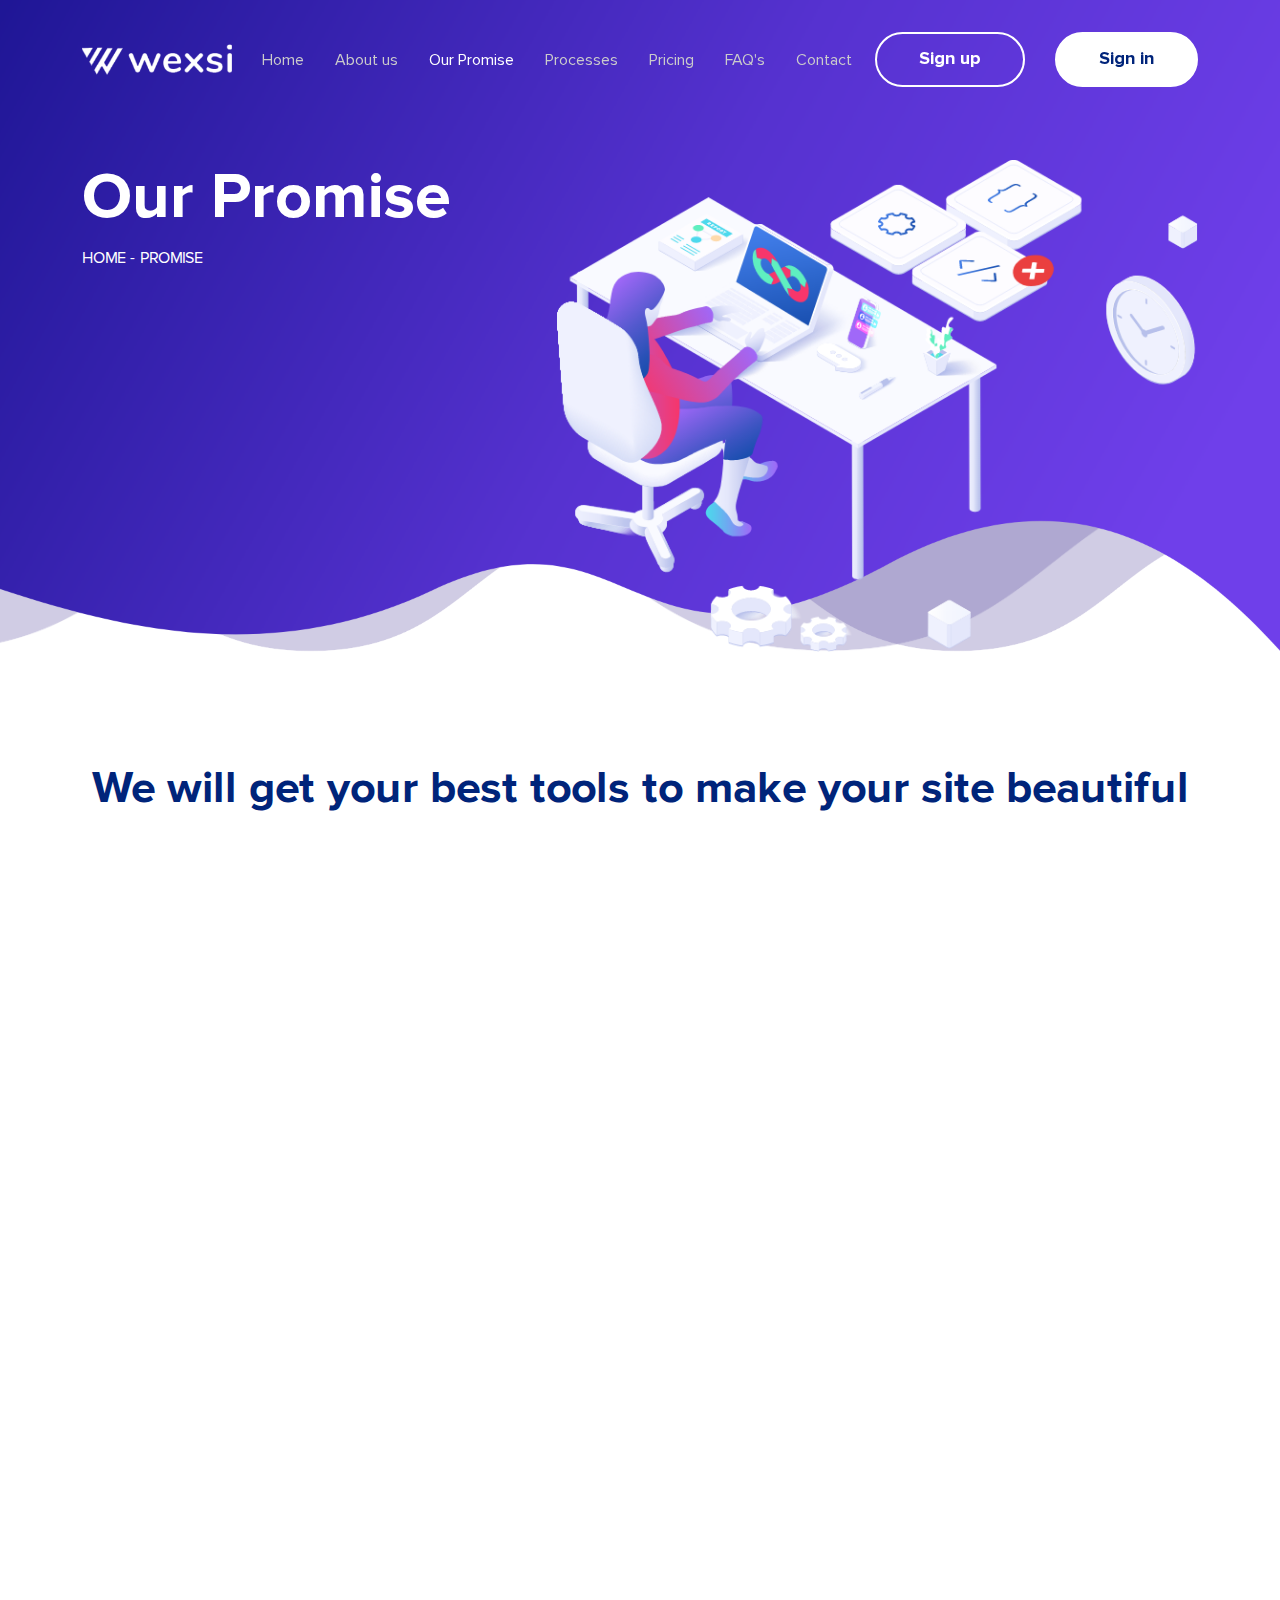
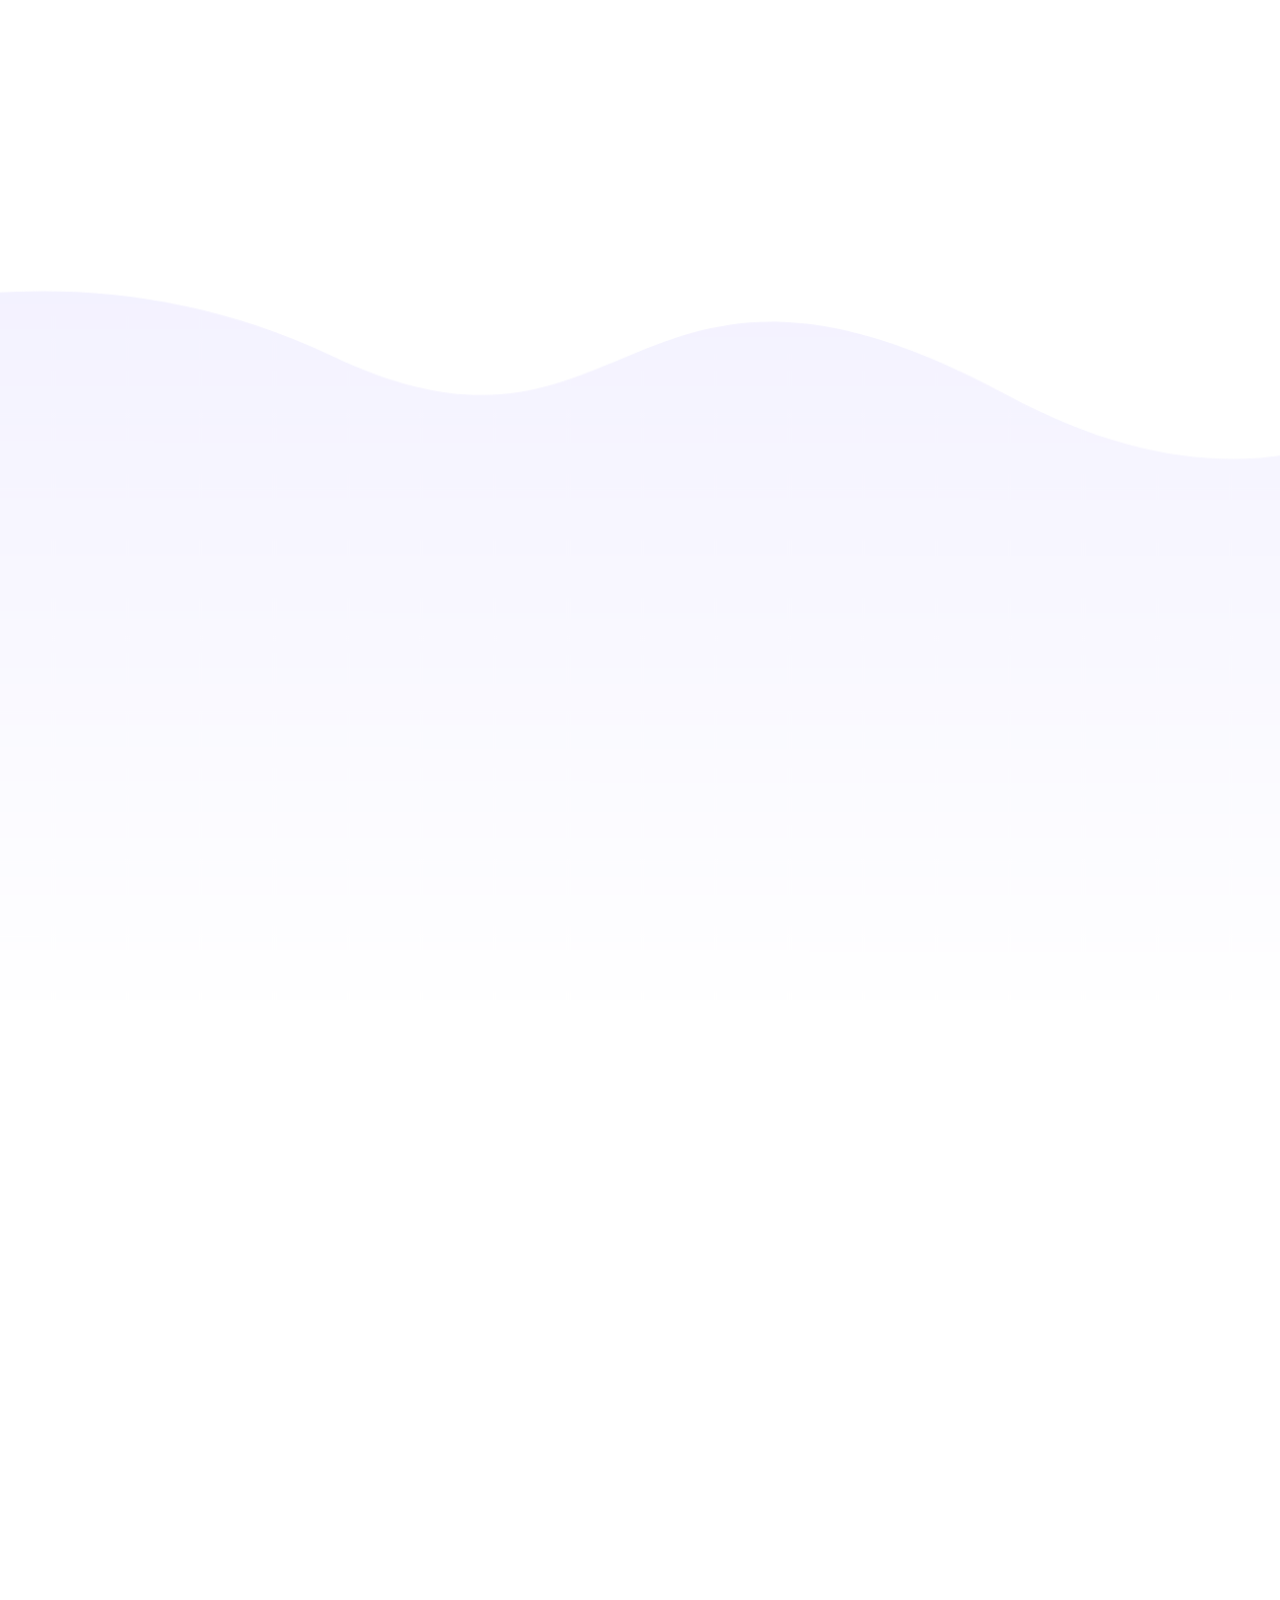
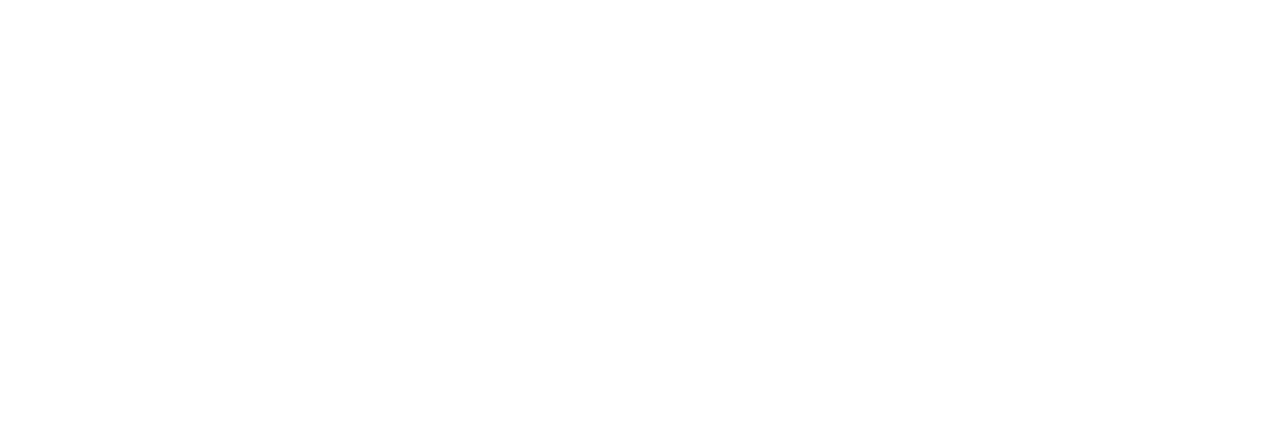
<file: 01_All Pages_V1_wexsi_Ccodding/our_promise.html>
<!DOCTYPE html>
<html lang="en">

<head>
    <!-- meta data is here -->
    <meta charset="UTF-8">
    <meta http-equiv="X-UA-Compatible" content="IE=edge">
    <meta name="viewport" content="width=device-width, initial-scale=1.0">
    <!-- page title is here -->
    <title>Page title here</title>
    <!-- all css links here -->
    <link rel="stylesheet" href="vendors/font-awesome/css/all.min.css">
    <link rel="stylesheet" href="css/bootstrap.min.css">
    <link rel="stylesheet" href=" css/animate.css">
    <link rel="stylesheet" href="fonts/font.css">
    <link rel="stylesheet" href="css/style.min.css">
    <!-- favicon here  -->
    <link rel="apple-touch-icon" sizes="180x180" href="img/favicon//apple-touch-icon.png">
    <link rel="icon" type="image/png" sizes="32x32" href="img/favicon//favicon-32x32.png">
    <link rel="icon" type="image/png" sizes="16x16" href="img/favicon//favicon-16x16.png">
    <link rel="manifest" href="img/favicon//site.webmanifest">
    <link rel="mask-icon" href="img/favicon//safari-pinned-tab.svg" color="#5bbad5">
    <meta name="msapplication-TileColor" content="#da532c">
    <meta name="theme-color" content="#ffffff">

</head>

<body>
    <!-- header area html start  -->
    <header class="rkb_header_area wow fadeInDown" data-wow-duration="1s" data-wow-delay=".5s" id="navbar">
        <div class="rkb_top_wrapper ">
            <nav class="navbar navbar-expand-lg">
                <div class="container container_1680">
                    <a class="navbar-brand" href="index.html">
                        <div class="logo_img">
                            <img src="img/logo/logo.png" alt="#" srcset="img/logo/logo@2x.png 2x"
                                class="rkb_main_logo img-fluid ">

                            <img src="img/logo/wexsillogo.png" alt="#" srcset="img/logo/wexsillogo_black@2x.png 2x" class="rkb_sticky_logo img-fluid">
                        </div>
                    </a> 
                    <div class="mobile_collaps_icon d-flex align-items-center">
                        <button class="navbar-toggle collapsed d-lg-none" type="button" data-bs-toggle="collapse"
                            data-bs-target="#navbarNavAltMarkup" aria-controls="navbarNavAltMarkup"
                            aria-expanded="false" aria-label="Toggle navigation">
                            <span class="icon-bar"></span>
                            <span class="icon-bar"></span>
                            <span class="icon-bar"></span>
                        </button>
                    </div> 
                    <div class="collapse navbar-collapse " id="navbarNavAltMarkup">
                        <ul class="navbar-nav rkb_navbar-nav ms-auto mb-2 mb-lg-0">
                            <li class="nav-item  ">
                                <a class="nav-link " aria-current="page" href="index.html">Home</a>
                            </li>
                            <li class="nav-item">
                                <a class="nav-link" href="about.html">About us </a>
                            </li>
                            <li class="nav-item active">
                                <a class="nav-link" href="our_promise.html">Our Promise</a>
                            </li>
                            <li class="nav-item">
                                <a class="nav-link" href="progress.html">Processes</a>
                            </li>
                            <li class="nav-item">
                                <a class="nav-link" href="our_pricing.html">Pricing</a>
                            </li>
                            <li class="nav-item">
                                <a class="nav-link" href="faq.html"> FAQ's </a>
                            </li>
                            <li class="nav-item">
                                <a class="nav-link" href="contact_us.html">Contact</a>
                            </li>
                        </ul>
                        <a href="#" class="btn_1 rkb_btn_primary d-none d-xl-block">Sign up</a>
                        <a href="#" class="btn_2 rkb_btn_primary ">Sign in</a>
                    </div>
                </div>
            </nav>
        </div>
    </header>
    <!-- header area html end -->
    <!-- hero area html start  -->
    <section class="rkb_hero_area" >
        <div class="hero_wrapper_2">
            <div class="container container_1680">
                <div class="row align-items-strat">
                    <div class="col-lg-5 col-md-6  order-md-1 order-2  ">
                        <div class="rkb_hero_contant wow fadeInLeft" data-wow-duration="1s" data-wow-delay=".5s">
                            <h1 class="rkb_hero_title text-white">
                                Our <br>
                                Promise
                            </h1>
                            <ul class="text-white">
                                <li class="d-inline-block "><a href="index.html" class="text-white text-uppercase">Home </a></li>
                                <li class="d-inline-block">-</li>
                                <li class="d-inline-block"><a href="our_promise.html" class="text-white text-uppercase"> Promise</a></li>
                            </ul>
                        </div>
                    </div>
                    <div class="col-lg-7 col-md-6 order-md-2 order-1">
                        <div class="rkb_common_hero_img text-end ">
                            <img src="img/side_img/about_hero_right.png" class="img-fluid" alt="about_hero_img">
                        </div>
                    </div>
                </div>
            </div>
        </div>
    </section>
    <!-- hero area html end  -->
    <!-- Promise text box -->
    <section>
        <div class="container">
            <div class="row align-items-center">
                <div class="col-lg-12">
                    <div class="rkb_section_title text-center wow fadeInDown" data-wow-duration="1s" data-wow-delay=".5s">
                        <h2>
                            We will get your best <br>
                            tools to make your site beautiful
                        </h2>
                    </div>
                </div>
                <div class="col-lg-6 col-md-6 col-sm-6">
                    <div class="rkb_promise_text_box_thumb wow fadeInLeft" data-wow-duration="1s" data-wow-delay=".5s">
                        <img src="img/side_img/promise_text_box_left.png" class="img-fluid" alt="promise_thumb">
                    </div>
                </div>
                <div class="col-lg-6 col-md-6 col-sm-6">
                    <div class="rkb_promise_text_box wow fadeInRight" data-wow-duration="1s" data-wow-delay=".5s">
                        <h3 class="promise_text_box_title">Privacy and security</h3>
                        <p class="promise_text_box_description">
                            Your site is under security, never will see your web. only <br>
                            with your account you can see it.
                        </p>
                        <a href="#" class="btn_4 rkb_btn_primary">Contact Us</a>
                    </div>
                </div>
                <div class="col-lg-6 col-md-6 col-sm-6 order-md-1 order-2">
                    <div class="rkb_promise_text_box wow fadeInLeft" data-wow-duration="1s" data-wow-delay=".5s">
                        <h3 class="promise_text_box_title">Our Contact</h3>
                        <p class="promise_text_box_description">
                            We will ever in contact if you need some  <br>
                            help with a tool, or something that you don't <br>   
                            understand about the platform.
                        </p>
                        <a href="#" class="btn_4 rkb_btn_primary">Contact Us</a>
                    </div>
                </div>
                <div class="col-lg-6 col-md-6 col-sm-6 order-md-2 order-1">
                    <div class="rkb_promise_text_box_thumb wow fadeInRight" data-wow-duration="1s" data-wow-delay=".5s">
                        <img src="img/side_img/promise_text_box_right.png" class="img-fluid" alt="promise_thumb">
                    </div>
                </div>
            </div>
        </div>
    </section>
    <!-- text box html start  -->
    <!-- give to you card area start -->
    <section class="rkb_about_contact_us_area rkb_give_card_bg rkb_about_section_inner_padding">
        <div class="container">
            <div class="row justify-content-center align-items-center">
                <div class="col-lg-12">
                    <div class="rkb_section_title rkb_section_title_2 text-center wow fadeInDown" data-wow-duration="1s" data-wow-delay=".5s">
                        <h2 >
                            We will give to you
                        </h2>
                    </div>
                </div>
                <div class="col-lg-4 col-sm-12">
                    <div class="rkb_give_card text-center wow fadeInLeft" data-wow-duration="1s" data-wow-delay=".5s">
                        <div class="rkb_give_card_icon">
                            <img src="img/icon/shield.png" class="img-fluid" alt="">
                        </div>
                         <h4 class="rkb_give_card_title">
                            Security
                         </h4>
                    </div>
                </div>
                <div class="col-lg-4 col-sm-12">
                    <div class="rkb_give_card text-center wow fadeInDown" data-wow-duration="1s" data-wow-delay=".5s">
                        <div class="rkb_give_card_icon">
                            <img src="img/icon/transparency.png" class="img-fluid" alt="">
                        </div>
                         <h4 class="rkb_give_card_title">
                            Transparent
                         </h4>
                    </div>
                </div>
                <div class="col-lg-4 col-sm-12">
                    <div class="rkb_give_card text-center wow fadeInRight" data-wow-duration="1s" data-wow-delay=".5s">
                        <div class="rkb_give_card_icon">
                            <img src="img/icon/XMLID_2_.png" class="img-fluid" alt="">
                        </div>
                         <h4 class="rkb_give_card_title">
                            Support
                         </h4>
                    </div>
                </div>
            </div>
        </div>
    </section>
    <!-- give to you card area end -->
  <!-- footer area html start  -->
  <footer class="rkb_footer_area rkb_footer_margin wow fadeInDown" data-wow-duration="1s" data-wow-delay=".5s">
    <div class="container">
        <div class="row align-items-center">
            <div class="col-xl-12">
                <!-- cta section -->
                <div class="rkb_cta bg-white  wow fadeInDown" data-wow-duration="1s" data-wow-delay=".5s">
                    <div class="row   align-items-center">
                        <div class="col-lg-7 order-lg-1  order-2 ">
                            <div class="rkb_section_title wow fadeInLeft" data-wow-duration="1s" data-wow-delay=".5s">
                                <h2 class="rkb_title_heading">Build your website today</h2>
                                <p class="rkb_title_desc">
                                    Ut fringilla tortor mauris, nec maximus ipsum feugiat vel. Maecenas quis <br>
                                    interdum lorem. Maecenas sed quam est. Nullam sit amet.
                                </p>
                                <a href="#" class="btn_4 rkb_btn_primary">Learn More</a>
                            </div>
                        </div>
                        <div class="col-lg-5   order-lg-2  order-1">
                            <div class="rkb_cta_thumb text-center wow fadeInright" data-wow-duration="1s" data-wow-delay=".5s">
                                <img src="img/side_img/build_right.png" class="img-fluid rkb_cta_thumb_inner"
                                    alt="cta_thumb">
                            </div>
                        </div>
                    </div>
                </div>
            </div>
            <div class="col-xl-12">
                <div class="rkb_footer_info rkb_section_padding">
                    <div class="row">
                        <div class="col-lg-4 col-md-6 col-sm-6">
                            <!-- changes -->
                            <div class="footer_widget_inner wow fadeInDown" data-wow-duration="1s" data-wow-delay=".5s">
                                <h4 class="rkb_footer_title fw-bold text-white ">Contact Information</h4>
                                <address>
                                    <ul class="rkb_footer_list">
                                        <li class="rkb_footer_link text-white"> Phone: <a href="tel:34197266900046"
                                                class="rkb_footer_link_span"> 34197266900046</a>
                                        </li>
                                        <li class="rkb_footer_link text-white"> Email: <a
                                                href="mailto:support@yourmail.com"
                                                class="rkb_footer_link_span">support@yourmail.com
                                            </a></li>
                                        <li class="rkb_footer_link text-white">Contact: <a
                                                href="mailto:support@yourmail.com"
                                                class="rkb_footer_link_span">info@support.com </a>
                                        </li>
                                    </ul>
                                </address>
                            </div>
                        </div>
                        <div class="col-lg-3 col-md-6 col-sm-6">
                            <div class="footer_widget_inner wow fadeInDown" data-wow-duration="1s" data-wow-delay=".5s">
                                <h4 class="rkb_footer_title fw-bold text-white ">Company</h4>
                                <ul class="rkb_footer_list">
                                    <li><a class="rkb_footer_link text_gray" href="#">About Us </a></li>
                                    <li><a class="rkb_footer_link text_gray" href="#">Careers </a></li>
                                    <li><a class="rkb_footer_link text_gray" href="#">Contact Us </a></li>
                                    <li><a class="rkb_footer_link text_gray" href="#">Terms of Service</a></li>
                                    <li><a class="rkb_footer_link text_gray" href="#">Privacy Policy </a></li>
                                </ul>
                            </div>
                        </div>
                        <div class="col-lg-3 col-md-6 col-sm-6">
                            <div class="footer_widget_inner wow fadeInDown" data-wow-duration="1s" data-wow-delay=".5s">
                                <h4 class="rkb_footer_title fw-bold text-white">Resources</h4>
                                <ul class="rkb_footer_list">
                                    <li><a class="rkb_footer_link text_gray" href="#">Documentation </a></li>
                                    <li><a class="rkb_footer_link text_gray" href="#">24/7 Support </a></li>
                                    <li><a class="rkb_footer_link text_gray" href="#">Community </a></li>
                                    <li><a class="rkb_footer_link text_gray" href="#">Developer Docs </a></li>
                                    <li><a class="rkb_footer_link text_gray" href="#">Affiliates </a></li>
                                </ul>
                            </div>
                        </div>
                        <div class="col-lg-2 col-md-6 col-sm-6">
                            <div class="footer_widget_inner wow fadeInDown" data-wow-duration="2s" data-wow-delay=".5s">
                                <h4 class="rkb_footer_title fw-bold text-white">Support</h4>

                                <ul class="rkb_footer_list">
                                    <li><a class="rkb_footer_link text_gray" href="#">Terms of Sales</a></li>
                                    <li><a class="rkb_footer_link text_gray" href="#">Privacy Policy</a></li>
                                    <li><a class="rkb_footer_link text_gray" href="#">Delivery </a></li>
                                    <li><a class="rkb_footer_link text_gray" href="#">Sitemap </a></li>
                                </ul>
                            </div>
                        </div>
                    </div>
                </div>
            </div>
            <div class="col-xl-12">
                <div class="rkb_copy_right_area text-center ">
                    <p class="rkb_copy_right_desc fw-normal text-white ">Copyright 2021. All Rights Reserved by Us
                    </p>
                </div>
            </div>
        </div>
    </div>
</footer>
<!--footer area html end-->
    <!-- all js is here    -->
    <script src="js/jquery-3.5.1.min.js"></script>
    <script src="js/bootstrap.min.js"></script>
    <script src="js/wow.js"></script>
    <script src="js/popper.min.js"></script>
    <script src="js/main.js"></script>
</body>

</html>
</file>
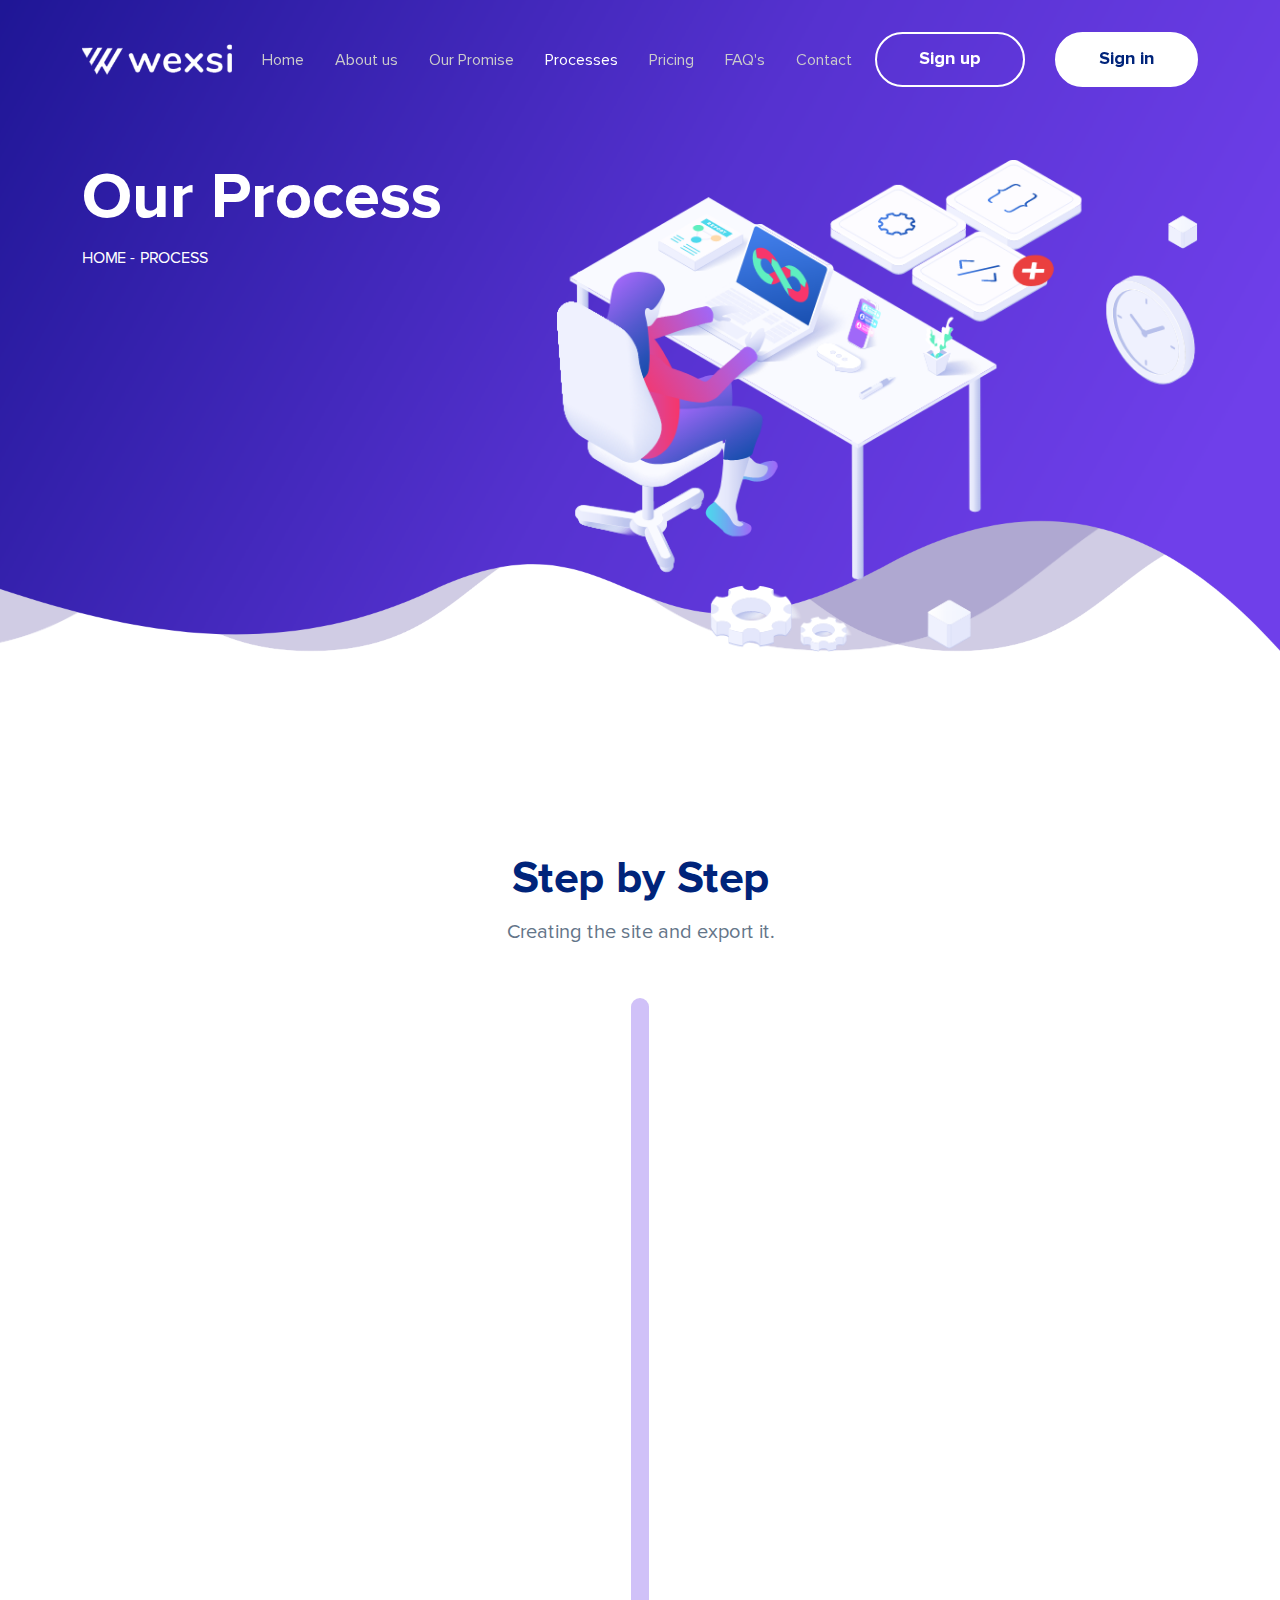
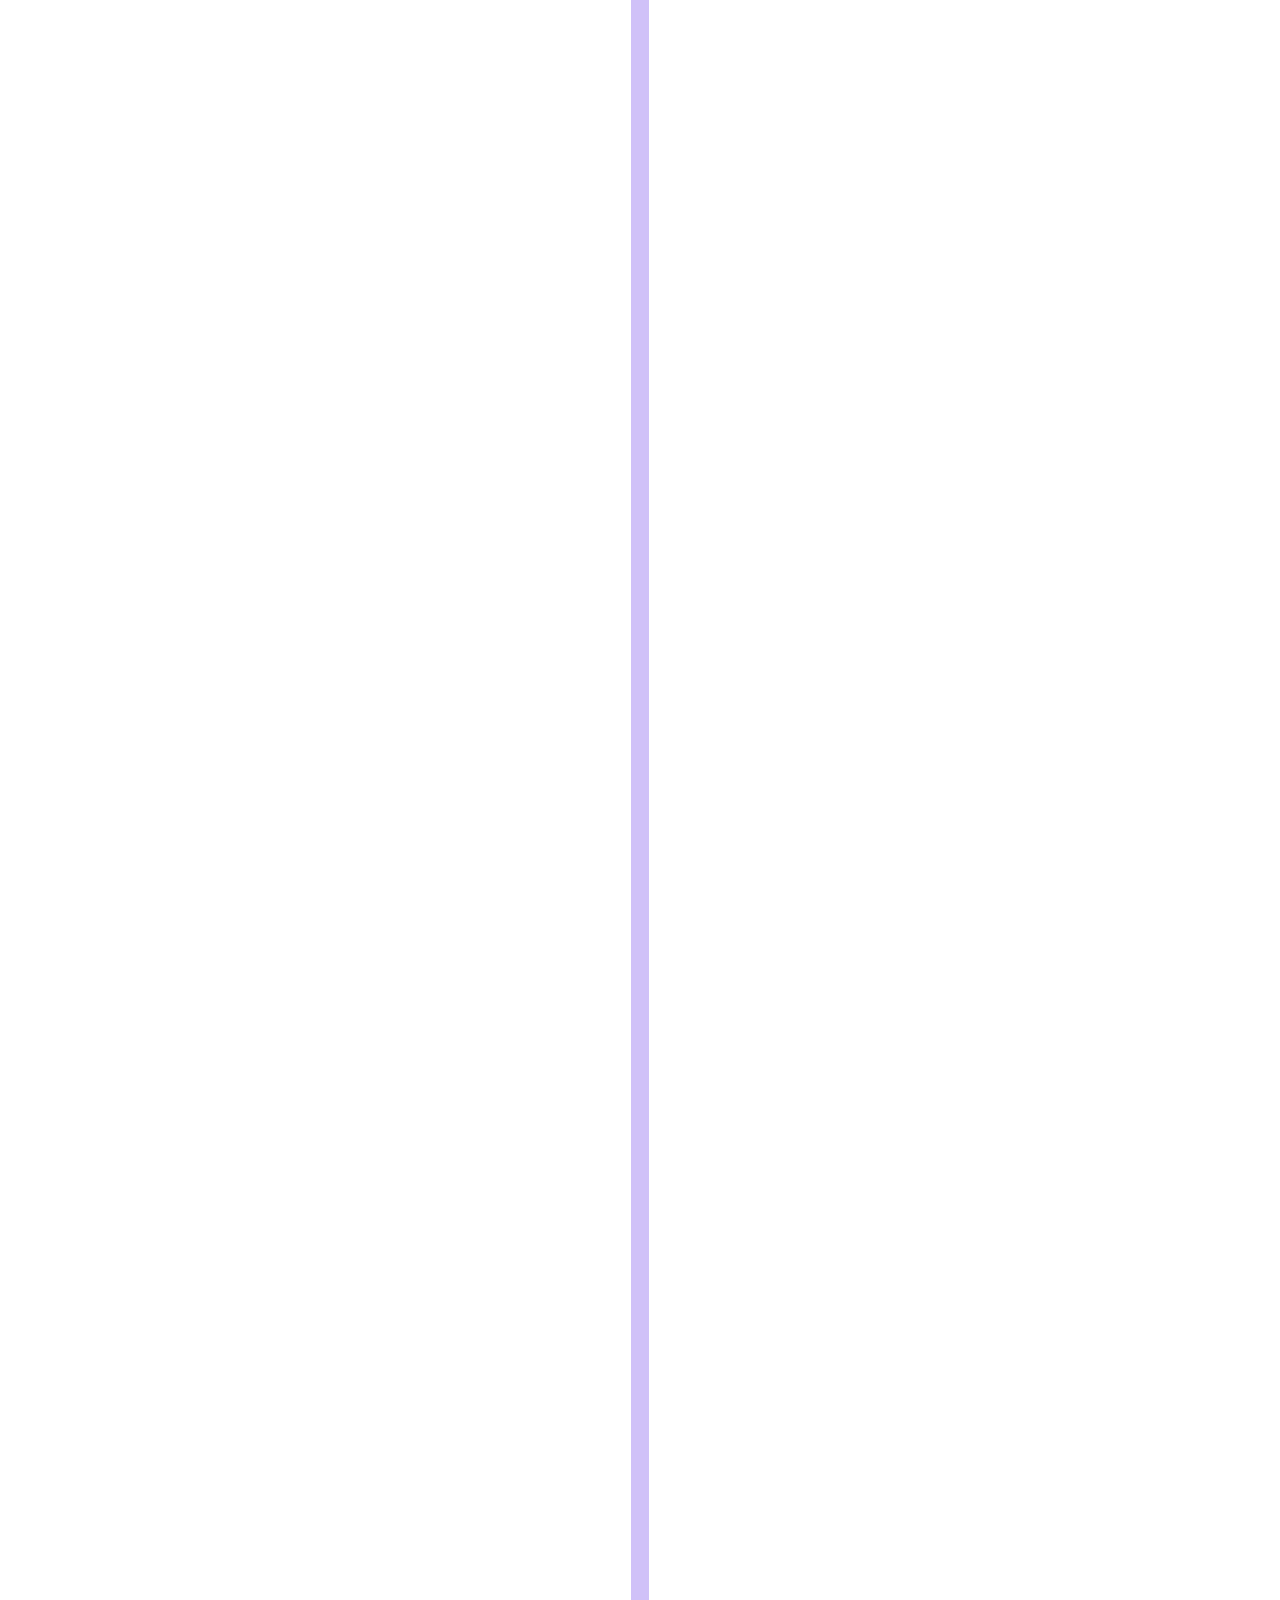
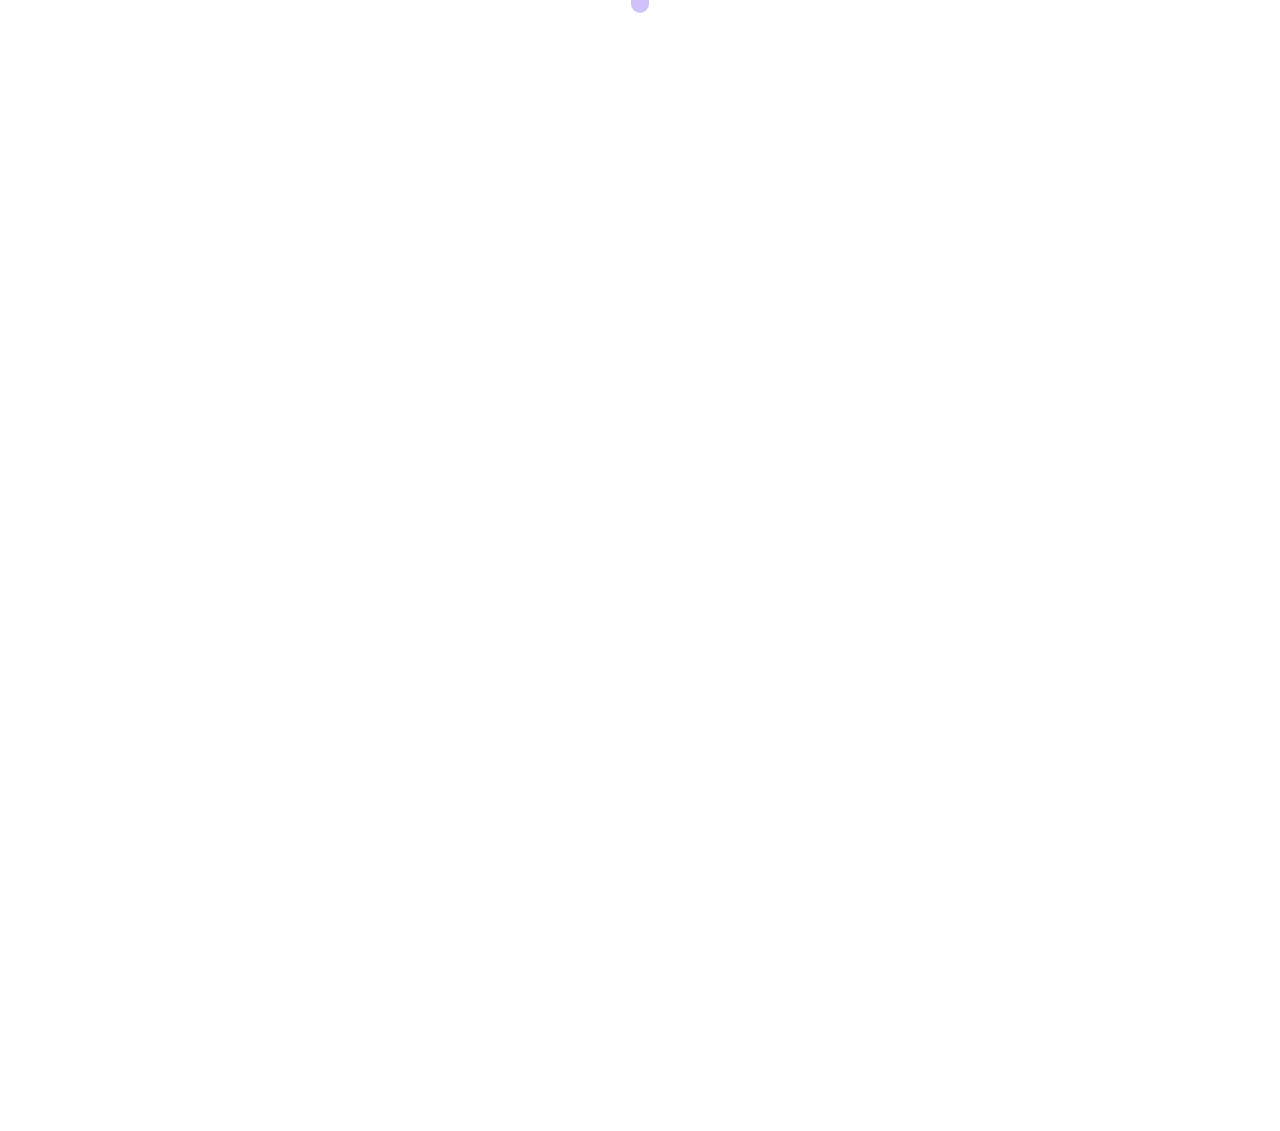
<file: 01_All Pages_V1_wexsi_Ccodding/progress.html>
<!DOCTYPE html>
<html lang="en">

<head>
    <!-- meta data is here -->
    <meta charset="UTF-8">
    <meta http-equiv="X-UA-Compatible" content="IE=edge">
    <meta name="viewport" content="width=device-width, initial-scale=1.0">
    <!-- page title is here -->
    <title>Page title here</title>
    <!-- all css links here -->
    <link rel="stylesheet" href="vendors/font-awesome/css/all.min.css">
    <link rel="stylesheet" href="css/bootstrap.min.css">
    <link rel="stylesheet" href=" css/animate.css">
    <link rel="stylesheet" href="fonts/font.css">
    <link rel="stylesheet" href="css/style.min.css">
    <!-- favicon here  -->
    <link rel="apple-touch-icon" sizes="180x180" href="img/favicon//apple-touch-icon.png">
    <link rel="icon" type="image/png" sizes="32x32" href="img/favicon//favicon-32x32.png">
    <link rel="icon" type="image/png" sizes="16x16" href="img/favicon//favicon-16x16.png">
    <link rel="manifest" href="img/favicon//site.webmanifest">
    <link rel="mask-icon" href="img/favicon//safari-pinned-tab.svg" color="#5bbad5">
    <meta name="msapplication-TileColor" content="#da532c">
    <meta name="theme-color" content="#ffffff">

</head>

<body>
    <!-- header area html start  -->
    <header class="rkb_header_area wow fadeInDown" data-wow-duration="1s" data-wow-delay=".5s" id="navbar">
        <div class="rkb_top_wrapper ">
            <nav class="navbar navbar-expand-lg">
                <div class="container container_1680">
                    <a class="navbar-brand" href="index.html">
                        <div class="logo_img">
                            <img src="img/logo/logo.png" alt="#" srcset="img/logo/logo@2x.png 2x"
                                class="rkb_main_logo img-fluid ">
                            <img src="img/logo/wexsillogo.png" alt="#" srcset="img/logo/wexsillogo_black@2x.png 2x"
                                class="rkb_sticky_logo img-fluid">
                        </div>
                    </a>
                    <div class="mobile_collaps_icon d-flex align-items-center">
                        <button class="navbar-toggle collapsed d-lg-none" type="button" data-bs-toggle="collapse"
                            data-bs-target="#navbarNavAltMarkup" aria-controls="navbarNavAltMarkup"
                            aria-expanded="false" aria-label="Toggle navigation">
                            <span class="icon-bar"></span>
                            <span class="icon-bar"></span>
                            <span class="icon-bar"></span>
                        </button>
                    </div>
                    <div class="collapse navbar-collapse " id="navbarNavAltMarkup">
                        <ul class="navbar-nav rkb_navbar-nav ms-auto mb-2 mb-lg-0">
                            <li class="nav-item  ">
                                <a class="nav-link " aria-current="page" href="index.html">Home</a>
                            </li>
                            <li class="nav-item">
                                <a class="nav-link" href="about.html">About us </a>
                            </li>
                            <li class="nav-item">
                                <a class="nav-link" href="our_promise.html">Our Promise</a>
                            </li>
                            <li class="nav-item active">
                                <a class="nav-link" href="progress.html">Processes</a>
                            </li>
                            <li class="nav-item">
                                <a class="nav-link" href="our_pricing.html">Pricing</a>
                            </li>
                            <li class="nav-item">
                                <a class="nav-link" href="faq.html"> FAQ's </a>
                            </li>
                            <li class="nav-item">
                                <a class="nav-link" href="contact_us.html">Contact</a>
                            </li>
                        </ul>
                        <a href="#" class="btn_1 rkb_btn_primary d-none d-xl-block">Sign up</a>
                        <a href="#" class="btn_2 rkb_btn_primary ">Sign in</a>
                    </div>
                </div>
            </nav>
        </div>
    </header>
    <!-- header area html end -->
    <!-- hero area html start -->
    <section class="rkb_hero_area  ">
        <div class="hero_wrapper_2">
            <div class="container container_1680">
                <div class="row align-items-strat">
                    <div class="col-lg-5 col-md-6  order-md-1 order-2  ">
                        <div class="rkb_hero_contant wow fadeInLeft" data-wow-duration="1s" data-wow-delay=".5s">
                            <h1 class="rkb_hero_title text-white">
                                Our 
                                Process
                            </h1>
                            <ul class="text-white">
                                <li class="d-inline-block "><a href="index.html" class="text-white text-uppercase">Home
                                    </a></li>
                                <li class="d-inline-block">-</li>
                                <li class="d-inline-block"><a href="contact_us.html" class="text-white text-uppercase">
                                        Process</a></li>
                            </ul>
                        </div>
                    </div>
                    <div class="col-lg-7 col-md-6 order-md-2 order-1 wow fadeInRight" data-wow-duration="1s" data-wow-delay=".5s">
                        <div class="rkb_common_hero_img text-end ">
                            <img src="img/side_img/about_hero_right.png" class="img-fluid" alt="about_hero_img">
                        </div>
                    </div>
                </div>
            </div>
        </div>
    </section>
    <!-- hero area html end -->
    <!-- timeline area html start -->
    <section class="rkb_timeline_section_padding">
        <div class="container">
            <div class="row">
                <div class="col-lg-12">
                    <div class="rkb_section_title text-center rkb_timeline_title">
                        <h2 class="rkb_title_heading"> Step by Step</h2>
                        <p class="rkb_title_desc"> Creating the site and export it.</p>
                    </div>
                </div>
                <!-- timeline design start -->
                <div class="rkb_timeline_inner_bar">
                    <div class="rkb_timeline_wrapper">
                        <div class="row align-items-center">
                            <div class="col-lg-6 col-md-6 order-2 order-md-1">
                                <div class="rkb_timeline_thumb_left wow fadeInLeft" data-wow-duration="1s" data-wow-delay=".5s">
                                    <img src="img/side_img/timeline_left_thumb_1.png" class="img-fluid"
                                        alt="timeline-thumb">
                                </div>
                            </div>
                            <div class="col-lg-6 col-md-6 order-1 order-md-2">
                                <div class="rkb_timeline_content_right text-md-start wow fadeInLeft" data-wow-duration="1s" data-wow-delay=".5s">
                                    <span class="rkb_timeline_counter">1</span>
                                    <h3 class="rkb_timeline_title">
                                        First sign up, and
                                        start creating a new project.
                                    </h3>
                                    <p class="rkb_timeline_description">
                                        When you start a project, do you have to know the niche to
                                        know what colors, and sections do you need.
                                    </p>
                                </div>
                            </div>
                        </div>
                    </div>
                    <div class="rkb_timeline_wrapper">
                        <div class="row align-items-center flex-md-row-reverse">
                            <div class="col-lg-6 col-md-6 order-2 order-md-1">
                                <div class="rkb_timeline_thumb_right wow fadeInRight" data-wow-duration="1s" data-wow-delay=".5s">
                                    <img src="img/side_img/timeline_right_thumb_1.png" class="img-fluid"
                                        alt="timeline-thumb">
                                </div>
                            </div>
                            <div class="col-lg-6 col-md-6 order-1 order-md-2">
                                <div class="rkb_timeline_content_right rkb_timeline_content_left text-md-end wow fadeInLeft" data-wow-duration="1s" data-wow-delay=".5s">
                                    <span class="rkb_timeline_counter">2</span>
                                    <h3 class="rkb_timeline_title">
                                        Think in a paper how do you
                                        want to see your website first.
                                    </h3>
                                    <p class="rkb_timeline_description">
                                        When you start a project, do you have to know in paper
                                        how do want your website to make it more organize.
                                    </p>
                                </div>
                            </div>
                        </div>
                    </div>
                    <div class="rkb_timeline_wrapper">
                        <div class="row align-items-center">
                            <div class="col-lg-6 col-md-6 order-2 order-md-1">
                                <div class="rkb_timeline_thumb_left wow fadeInLeft" data-wow-duration="1s" data-wow-delay=".5s">
                                    <img src="img/side_img/timeline_left_thumb_2.png" class="img-fluid"
                                        alt="timeline-thumb">
                                </div>
                            </div>
                            <div class="col-lg-6 col-md-6 order-1 order-md-2">
                                <div class="rkb_timeline_content_right text-md-start wow fadeInLeft" data-wow-duration="1s" data-wow-delay=".5s">
                                    <span class="rkb_timeline_counter">3</span>
                                    <h3 class="rkb_timeline_title">
                                        Start to layout your site
                                        Section per section.
                                    </h3>
                                    <p class="rkb_timeline_description">
                                        Try to organize all the divs and make your web easy to
                                        understand to all your users that will visit your site.
                                    </p>
                                </div>
                            </div>
                        </div>
                    </div>
                    <div class="rkb_timeline_wrapper">
                        <div class="row align-items-center flex-md-row-reverse">
                            <div class="col-lg-6 col-md-6 order-2 order-md-1">
                                <div class="rkb_timeline_thumb_right wow fadeInRight" data-wow-duration="1s" data-wow-delay=".5s">
                                    <img src="img/side_img/timeline_right_thumb_2.png" class="img-fluid"
                                        alt="timeline-thumb">
                                </div>
                            </div>
                            <div class="col-lg-6 col-md-6 order-1 order-md-2">
                                <div class="rkb_timeline_content_right rkb_timeline_content_left text-md-end wow fadeInLeft" data-wow-duration="1s" data-wow-delay=".5s">
                                    <span class="rkb_timeline_counter">4</span>
                                    <h3 class="rkb_timeline_title">
                                        Write all the content necesary
                                    </h3>
                                    <p class="rkb_timeline_description">
                                        Do you have what to write, but much content is not the point,
                                        most users if there is a lot of read the leave your site.
                                    </p>
                                </div>
                            </div>
                        </div>
                    </div>
                    <div class="rkb_timeline_wrapper">
                        <div class="row align-items-center">
                            <div class="col-lg-6 col-md-6 order-2 order-md-1">
                                <div class="rkb_timeline_thumb_left wow fadeInLeft" data-wow-duration="1s" data-wow-delay=".5s">
                                    <img src="img/side_img/timeline_left_thumb_3.png" class="img-fluid"
                                        alt="timeline-thumb">
                                </div>
                            </div>
                            <div class="col-lg-6 col-md-6 order-1 order-md-2">
                                <div class="rkb_timeline_content_right text-md-start wow fadeInRight" data-wow-duration="1s" data-wow-delay=".5s">
                                    <span class="rkb_timeline_counter">5</span>
                                    <h3 class="rkb_timeline_title">
                                        Export it.
                                    </h3>
                                    <p class="rkb_timeline_description">
                                        Export your project and backup it, and have like versions
                                        of you site, to see if you need more or less content.
                                    </p>
                                </div>
                            </div>
                        </div>
                    </div>
                </div>
                <!-- timeline design end -->
            </div>
        </div>
    </section>
    <!-- timeline area html end -->
    <!-- footer area html start  -->
    <footer class="rkb_footer_area rkb_footer_margin wow fadeInDown" data-wow-duration="1s" data-wow-delay=".5s">
        <div class="container">
            <div class="row align-items-center">
                <div class="col-xl-12">
                    <!-- cta section -->
                    <div class="rkb_cta bg-white  wow fadeInDown" data-wow-duration="1s" data-wow-delay=".5s">
                        <div class="row   align-items-center">
                            <div class="col-lg-7 order-lg-1  order-2 ">
                                <div class="rkb_section_title wow fadeInLeft" data-wow-duration="1s" data-wow-delay=".5s">
                                    <h2 class="rkb_title_heading">Build your website today</h2>
                                    <p class="rkb_title_desc">
                                        Ut fringilla tortor mauris, nec maximus ipsum feugiat vel. Maecenas quis <br>
                                        interdum lorem. Maecenas sed quam est. Nullam sit amet.
                                    </p>
                                    <a href="#" class="btn_4 rkb_btn_primary">Learn More</a>
                                </div>
                            </div>
                            <div class="col-lg-5   order-lg-2  order-1">
                                <div class="rkb_cta_thumb text-center wow fadeInright" data-wow-duration="1s" data-wow-delay=".5s">
                                    <img src="img/side_img/build_right.png" class="img-fluid rkb_cta_thumb_inner"
                                        alt="cta_thumb">
                                </div>
                            </div>
                        </div>
                    </div>
                </div>
                <div class="col-xl-12">
                    <div class="rkb_footer_info rkb_section_padding">
                        <div class="row">
                            <div class="col-lg-4 col-md-6 col-sm-6">
                                <!-- changes -->
                                <div class="footer_widget_inner wow fadeInDown" data-wow-duration="1s" data-wow-delay=".5s">
                                    <h4 class="rkb_footer_title fw-bold text-white ">Contact Information</h4>
                                    <address>
                                        <ul class="rkb_footer_list">
                                            <li class="rkb_footer_link text-white"> Phone: <a href="tel:34197266900046"
                                                    class="rkb_footer_link_span"> 34197266900046</a>
                                            </li>
                                            <li class="rkb_footer_link text-white"> Email: <a
                                                    href="mailto:support@yourmail.com"
                                                    class="rkb_footer_link_span">support@yourmail.com
                                                </a></li>
                                            <li class="rkb_footer_link text-white">Contact: <a
                                                    href="mailto:support@yourmail.com"
                                                    class="rkb_footer_link_span">info@support.com </a>
                                            </li>
                                        </ul>
                                    </address>
                                </div>
                            </div>
                            <div class="col-lg-3 col-md-6 col-sm-6">
                                <div class="footer_widget_inner wow fadeInDown" data-wow-duration="1s" data-wow-delay=".5s">
                                    <h4 class="rkb_footer_title fw-bold text-white ">Company</h4>
                                    <ul class="rkb_footer_list">
                                        <li><a class="rkb_footer_link text_gray" href="#">About Us </a></li>
                                        <li><a class="rkb_footer_link text_gray" href="#">Careers </a></li>
                                        <li><a class="rkb_footer_link text_gray" href="#">Contact Us </a></li>
                                        <li><a class="rkb_footer_link text_gray" href="#">Terms of Service</a></li>
                                        <li><a class="rkb_footer_link text_gray" href="#">Privacy Policy </a></li>
                                    </ul>
                                </div>
                            </div>
                            <div class="col-lg-3 col-md-6 col-sm-6">
                                <div class="footer_widget_inner wow fadeInDown" data-wow-duration="1s" data-wow-delay=".5s">
                                    <h4 class="rkb_footer_title fw-bold text-white">Resources</h4>
                                    <ul class="rkb_footer_list">
                                        <li><a class="rkb_footer_link text_gray" href="#">Documentation </a></li>
                                        <li><a class="rkb_footer_link text_gray" href="#">24/7 Support </a></li>
                                        <li><a class="rkb_footer_link text_gray" href="#">Community </a></li>
                                        <li><a class="rkb_footer_link text_gray" href="#">Developer Docs </a></li>
                                        <li><a class="rkb_footer_link text_gray" href="#">Affiliates </a></li>
                                    </ul>
                                </div>
                            </div>
                            <div class="col-lg-2 col-md-6 col-sm-6">
                                <div class="footer_widget_inner wow fadeInDown" data-wow-duration="2s" data-wow-delay=".5s">
                                    <h4 class="rkb_footer_title fw-bold text-white">Support</h4>

                                    <ul class="rkb_footer_list">
                                        <li><a class="rkb_footer_link text_gray" href="#">Terms of Sales</a></li>
                                        <li><a class="rkb_footer_link text_gray" href="#">Privacy Policy</a></li>
                                        <li><a class="rkb_footer_link text_gray" href="#">Delivery </a></li>
                                        <li><a class="rkb_footer_link text_gray" href="#">Sitemap </a></li>
                                    </ul>
                                </div>
                            </div>
                        </div>
                    </div>
                </div>
                <div class="col-xl-12">
                    <div class="rkb_copy_right_area text-center ">
                        <p class="rkb_copy_right_desc fw-normal text-white ">Copyright 2021. All Rights Reserved by Us
                        </p>
                    </div>
                </div>
            </div>
        </div>
    </footer>
    <!--footer area html end-->
    <!-- all js is here    -->
    <script src="js/jquery-3.5.1.min.js"></script>
    <script src="js/bootstrap.min.js"></script>
    <script src="js/wow.js"></script>
    <script src="js/popper.min.js"></script>
    <script src="js/main.js"></script>
</body>

</html>
</file>
<file: fonts/font.css>
@font-face {
    font-family: 'Proxima Nova Rg';
    src: url('ProximaNova-Bold.woff2') format('woff2'),
        url('ProximaNova-Bold.woff') format('woff');
    font-weight: bold;
    font-style: normal;
    font-display: swap;
}

@font-face {
    font-family: 'Proxima Nova Lt';
    src: url('ProximaNova-Light.woff2') format('woff2'),
        url('ProximaNova-Light.woff') format('woff');
    font-weight: 300;
    font-style: normal;
    font-display: swap;
}

@font-face {
    font-family: 'Proxima Nova Rg';
    src: url('ProximaNova-Bold.woff2') format('woff2'),
        url('ProximaNova-Bold.woff') format('woff');
    font-weight: bold;
    font-style: normal;
    font-display: swap;
}

@font-face {
    font-family: 'Proxima Nova Th';
    src: url('ProximaNova-Extrabld.woff2') format('woff2'),
        url('ProximaNova-Extrabld.woff') format('woff');
    font-weight: bold;
    font-style: normal;
    font-display: swap;
}

@font-face {
    font-family: 'Proxima Nova Lt';
    src: url('ProximaNova-Semibold.woff2') format('woff2'),
        url('ProximaNova-Semibold.woff') format('woff');
    font-weight: 600;
    font-style: normal;
    font-display: swap;
}

@font-face {
    font-family: 'Proxima Nova Rg';
    src: url('ProximaNova-Regular.woff2') format('woff2'),
        url('ProximaNova-Regular.woff') format('woff');
    font-weight: normal;
    font-style: normal;
    font-display: swap;
}
</file>
<file: 01_All Pages_V1_wexsi_Ccodding/fonts/font.css>
@font-face {
    font-family: 'Proxima Nova Rg';
    src: url('ProximaNova-Bold.woff2') format('woff2'),
        url('ProximaNova-Bold.woff') format('woff');
    font-weight: bold;
    font-style: normal;
    font-display: swap;
}

@font-face {
    font-family: 'Proxima Nova Lt';
    src: url('ProximaNova-Light.woff2') format('woff2'),
        url('ProximaNova-Light.woff') format('woff');
    font-weight: 300;
    font-style: normal;
    font-display: swap;
}

@font-face {
    font-family: 'Proxima Nova Rg';
    src: url('ProximaNova-Bold.woff2') format('woff2'),
        url('ProximaNova-Bold.woff') format('woff');
    font-weight: bold;
    font-style: normal;
    font-display: swap;
}

@font-face {
    font-family: 'Proxima Nova Th';
    src: url('ProximaNova-Extrabld.woff2') format('woff2'),
        url('ProximaNova-Extrabld.woff') format('woff');
    font-weight: bold;
    font-style: normal;
    font-display: swap;
}

@font-face {
    font-family: 'Proxima Nova Lt';
    src: url('ProximaNova-Semibold.woff2') format('woff2'),
        url('ProximaNova-Semibold.woff') format('woff');
    font-weight: 600;
    font-style: normal;
    font-display: swap;
}

@font-face {
    font-family: 'Proxima Nova Rg';
    src: url('ProximaNova-Regular.woff2') format('woff2'),
        url('ProximaNova-Regular.woff') format('woff');
    font-weight: normal;
    font-style: normal;
    font-display: swap;
}
</file>
<file: css/style.min.css>
body{font-family:"Proxima Nova Rg","Open Sans",sans-serif;padding:0;margin:0;letter-spacing:0em;overflow-x:hidden}ul,ol{padding:0;margin:0;list-style:none}html{scroll-behavior:smooth}h1,h2,h3,h4,h5,h6{color:#00247A;font-family:"Proxima Nova Rg","Open Sans",sans-serif;font-weight:700}h1{font-size:85px;font-weight:700}@media (max-width: 991px){h1{font-size:44px}}@media only screen and (min-width: 992px) and (max-width: 1199.98px){h1{font-size:55px}}@media only screen and (min-width: 1200px) and (max-width: 1441px){h1{font-size:65px}}h2{font-size:50px;font-weight:700}@media (max-width: 991px){h2{font-size:30px}}@media only screen and (min-width: 1200px) and (max-width: 1441px){h2{font-size:45px}}h3{font-size:35px;font-weight:600}@media (max-width: 991px){h3{font-size:30px}}h4{font-size:30px;font-weight:500}h5{font-size:24px;font-weight:500}h6{font-size:18px;font-weight:600}p{font-size:20px;margin-bottom:0px;color:#647589;font-family:"Proxima Nova Rg","Open Sans",sans-serif;font-weight:400;line-height:32px}@media (max-width: 991px){p{font-size:18px}}a{text-decoration:none;-webkit-transition:.3s;transition:.3s}a:hover{text-decoration:none}input:hover,a:focus,.button:focus,button:focus,.btn:focus{text-decoration:none;outline:none;-webkit-box-shadow:none;box-shadow:none;-webkit-transition:all 0.25s cubic-bezier(0.645, 0.045, 0.355, 1);transition:all 0.25s cubic-bezier(0.645, 0.045, 0.355, 1)}input:focus{outline:none !important;-webkit-box-shadow:0px 0px 0px 0px transparent;box-shadow:0px 0px 0px 0px transparent}:focus{outline:-webkit-focus-ring-color auto 0}.custom-file-input:focus ~ .custom-file-label{border-color:transparent;-webkit-box-shadow:none;box-shadow:none}.rkb_section_padding{padding-top:130px;padding-bottom:80px}@media (max-width: 991px){.rkb_section_padding{padding:50px 0 50px 0}}@media only screen and (min-width: 992px) and (max-width: 1199.98px){.rkb_section_padding{padding-top:100px;padding-bottom:50px}}.rkb_section_padding_2{padding:90px 0}.rkb_section_padding_2 .rkb_section_title{margin:0;padding:0}.rkb_section_padding_75{padding:75px 0}.rkb_section_padding_75 .rkb_section_title{margin:0;padding:0}.rkb_padding_top_130{padding-top:130px}@media (max-width: 991px){.rkb_padding_top_130{padding-top:0px}}@media only screen and (min-width: 992px) and (max-width: 1199.98px){.rkb_padding_top_130{padding-top:0px}}.rkb_padding_bottom{padding-bottom:130px}@media (max-width: 991px){.rkb_padding_bottom{padding-bottom:70px}}@media only screen and (min-width: 992px) and (max-width: 1199.98px){.rkb_padding_bottom{padding-bottom:100px}}.rkb_mt_n100{margin-top:-100px}@media (max-width: 991px){.rkb_mt_n100{margin-top:0}}@media only screen and (min-width: 992px) and (max-width: 1199.98px){.rkb_mt_n100{margin-top:0}}@media (min-width: 1440px){.rkb_custom_container{max-width:1350px}}@media (min-width: 1440px){.container_1076{max-width:1106px}}@media (min-width: 1440px){.container_1680{max-width:1710px}}.rkb_section_title{margin-bottom:50px;padding-top:110px}@media (max-width: 991px){.rkb_section_title{padding-top:50px}}.rkb_section_title .rkb_title_heading{margin-bottom:10px}.rkb_section_title .title{font-size:50px;margin-bottom:25px}.rkb_section_title .title span{font-weight:700}@media (max-width: 991px){.rkb_section_title .title{font-size:35px}}@media only screen and (min-width: 992px) and (max-width: 1199.98px){.rkb_section_title .title{font-size:35px}}.rkb_section_title .description{margin-top:15px}.rkb_section_title.rkb_section_title_2{padding-top:0}.rkb_stars{margin-bottom:10px}.rkb_stars .fa-star{color:#CBCBCB;font-size:18px;margin-right:2px}.rkb_stars .fa-star:last-child{margin-right:0}.rkb_stars .checked{color:#FF8C19}@media (max-width: 991px){br{display:none}}@media only screen and (min-width: 992px) and (max-width: 1199.98px){br{display:none}}@media only screen and (min-width: 1200px) and (max-width: 1441px){br{display:none}}::-webkit-input-placeholder{color:#647589}:-ms-input-placeholder{color:#647589}::-ms-input-placeholder{color:#647589}::placeholder{color:#647589}button:active{outline:none;border:none}button:focus{outline:0}.rkb_btn_primary{display:inline-block;padding:12px 42px;font-size:18px;text-align:center;font-family:"Proxima Nova Rg", "Open Sans", sans-serif;font-weight:700;border:2px solid;border-radius:33px;background:transparent;-webkit-transition:all 0.5s ease-in-out;transition:all 0.5s ease-in-out}@media (max-width: 991px){.rkb_btn_primary{display:block;border-radius:10px}}.rkb_btn_primary.btn_1{border-color:#fff;color:#fff;-webkit-transition:all 0.5s ease-in-out;transition:all 0.5s ease-in-out;margin-right:30px}@media (max-width: 991px){.rkb_btn_primary.btn_1{margin:0}}@media only screen and (min-width: 992px) and (max-width: 1199.98px){.rkb_btn_primary.btn_1{margin:0}}.rkb_btn_primary.btn_1:hover{background:#fff;color:#00247A;border-color:#fff}.rkb_btn_primary.btn_2{background:#fff;color:#00247A;border-color:#fff;-webkit-transition:all 0.5s ease-in-out;transition:all 0.5s ease-in-out;margin:0}.rkb_btn_primary.btn_2:hover{background:transparent;color:#fff}.rkb_btn_primary.btn_2.btn_3{margin-left:0;margin-right:30px}@media (max-width: 991px){.rkb_btn_primary.btn_2.btn_3{margin:0 0 20px 0}}.rkb_btn_primary.btn_4{background:-webkit-gradient(linear, left top, right top, from(#030878), to(#6F3FEA));background:linear-gradient(to right, #030878, #6F3FEA);border-color:linear-gradient(to right, #030878, #6F3FEA);color:#fff;-webkit-transition:all 0.5s ease-in-out;transition:all 0.5s ease-in-out}.rkb_btn_primary.btn_4:hover{border-color:linear-gradient(to left, #030878, #6F3FEA);background:-webkit-gradient(linear, right top, left top, from(#030878), to(#6F3FEA));background:linear-gradient(to left, #030878, #6F3FEA)}.rkb_btn_primary.btn_5{border-color:#00247A;color:#00247A;background:transparent;-webkit-transition:all 0.5s ease-in-out;transition:all 0.5s ease-in-out;padding:12px 52px}.rkb_btn_primary.btn_5:hover{background:-webkit-gradient(linear, left top, right top, from(#030878), to(#6F3FEA));background:linear-gradient(to right, #030878, #6F3FEA);border-color:transparent;color:#fff;-webkit-box-shadow:0px 6px 15px #8370ff79;box-shadow:0px 6px 15px #8370ff79}.rkb_btn_primary.btn_6{background:-webkit-gradient(linear, left top, right top, from(#030878), to(#6F3FEA));background:linear-gradient(to right, #030878, #6F3FEA);border-color:transparent;color:#fff;-webkit-box-shadow:0px 6px 15px #8370ff79;box-shadow:0px 6px 15px #8370ff79;-webkit-transition:all 0.5s ease-in-out;transition:all 0.5s ease-in-out;padding:12px 52px}.rkb_btn_primary.btn_6:hover{border-color:#00247A;color:#00247A;background:transparent}.rkb_forom_contol_btn{border-radius:38px;background:#00247A;border:0 none;-webkit-box-shadow:0px 6px 15px #8370ff52;box-shadow:0px 6px 15px #8370ff52;display:block;min-height:70px;color:#fff;width:100%;font-size:20px;font-weight:700}.rkb_header_area{position:fixed;top:0;left:0;right:0;z-index:999}.rkb_top_wrapper{padding-top:24px}@media (max-width: 991px){.rkb_top_wrapper .logo_img{max-width:150px}}@media only screen and (min-width: 992px) and (max-width: 1199.98px){.rkb_top_wrapper .logo_img{max-width:150px}}@media only screen and (min-width: 1200px) and (max-width: 1441px){.rkb_top_wrapper .logo_img{max-width:150px}}.rkb_top_wrapper .navbar-nav.rkb_navbar-nav .nav-item{padding-right:17px}@media only screen and (min-width: 992px) and (max-width: 1199.98px){.rkb_top_wrapper .navbar-nav.rkb_navbar-nav .nav-item{padding-right:13px}}@media only screen and (min-width: 1200px) and (max-width: 1441px){.rkb_top_wrapper .navbar-nav.rkb_navbar-nav .nav-item{padding-right:15px}}.rkb_top_wrapper .navbar-nav.rkb_navbar-nav .nav-item .nav-link{color:#cbcbcb;font-size:16px;font-weight:400}.rkb_top_wrapper .navbar-nav.rkb_navbar-nav .nav-item.active .nav-link{color:#fff}.navbar-toggle .icon-bar{background-color:#fff}.navbar-toggle{border:none;background:transparent !important}.navbar-toggle:hover{background:transparent !important}.mobile_collaps_icon .cu_btn.white_btn{margin-right:15px}.navbar-toggle .icon-bar{width:35px;height:3px;display:block;-webkit-transition:all 0.2s;transition:all 0.2s;margin:6px 0}.navbar-toggle .icon-bar:nth-of-type(1){-webkit-transform:rotate(45deg);transform:rotate(45deg);-webkit-transform-origin:10% 10%;transform-origin:10% 10%}.navbar-toggle .icon-bar:nth-of-type(2){opacity:0;filter:alpha(opacity=0)}.navbar-toggle .icon-bar:nth-of-type(3){-webkit-transform:rotate(-45deg);transform:rotate(-45deg);-webkit-transform-origin:10% 90%;transform-origin:10% 90%}.navbar-toggle.collapsed .icon-bar:nth-of-type(1){-webkit-transform:rotate(0);transform:rotate(0)}.navbar-toggle.collapsed .icon-bar:nth-of-type(2){opacity:1;filter:alpha(opacity=100)}.navbar-toggle.collapsed .icon-bar:nth-of-type(3){-webkit-transform:rotate(0);transform:rotate(0)}@media (max-width: 991px){.rkb_top_wrapper .logo_img{max-width:150px}}@media only screen and (min-width: 992px) and (max-width: 1199.98px){.rkb_top_wrapper .logo_img{max-width:150px}}@media only screen and (min-width: 1200px) and (max-width: 1441px){.rkb_top_wrapper .logo_img{max-width:150px}}@media (max-width: 991px){.rkb_top_wrapper .navbar-collapse{text-align:center;padding:30px;-webkit-box-shadow:0 5px 15px rgba(0,0,0,0.5);box-shadow:0 5px 15px rgba(0,0,0,0.5);position:relative;background-image:-webkit-gradient(linear, left top, right top, from(#03097879), color-stop(#5632d0), to(#6f3fea56));background-image:linear-gradient(to right, #03097879, #5632d0, #6f3fea56);border-radius:10px}}@media (max-width: 991px){.rkb_top_wrapper .navbar-collapse::before{position:absolute;content:"";top:0px;left:0px;right:0px;bottom:0px;background-image:-webkit-gradient(linear, left top, right top, from(#0309783d), color-stop(#5632d0), to(#6f3fea56));background-image:linear-gradient(to right, #0309783d, #5632d0, #6f3fea56);-webkit-filter:blur(14px);filter:blur(14px)}}.rkb_top_wrapper .navbar-collapse .rkb_navbar-nav .nav-item{-webkit-transition:all linear 0.5s ease-in-out;transition:all linear 0.5s ease-in-out}@media (max-width: 991px){.rkb_top_wrapper .navbar-collapse .rkb_navbar-nav .nav-item :hover{font-size:20px;-webkit-transform:scale(1.3);transform:scale(1.3);padding:10px 15px;-webkit-box-shadow:0 5px 15px rgba(0,0,0,0.207);box-shadow:0 5px 15px rgba(0,0,0,0.207);display:inline-block;border-radius:10px;background-image:-webkit-gradient(linear, left top, right top, from(#0309783d), color-stop(#5632d0), to(#6f3fea56));background-image:linear-gradient(to right, #0309783d, #5632d0, #6f3fea56)}}@media (max-width: 991px){.rkb_top_wrapper .navbar-collapse .rkb_navbar-nav .nav-item .nav-link{position:relative;z-index:999;color:white;text-transform:capitalize;font-size:16px}}@media (max-width: 991px){.rkb_top_wrapper .navbar-collapse .btn_2{position:relative;z-index:9;margin-top:7px}}.rkb_sticky_logo{display:none}.sticky{background:#ffffff;-webkit-transition:all linear 0.3s ease-in-out;transition:all linear 0.3s ease-in-out;-webkit-box-shadow:0 0 10px #0000003d;box-shadow:0 0 10px #0000003d}.sticky .navbar-toggle .icon-bar{background-image:-webkit-gradient(linear, left top, right top, from(#030978), color-stop(#5632d0), to(#6f3fea));background-image:linear-gradient(to right, #030978, #5632d0, #6f3fea)}.sticky .rkb_sticky_logo{display:block}.sticky .rkb_main_logo{display:none}.sticky .rkb_top_wrapper{padding-top:24px}.sticky .rkb_top_wrapper .navbar-collapse::before{background:#fff}@media (max-width: 991px){.sticky .rkb_top_wrapper .navbar-collapse{background:#fff}}.sticky .rkb_top_wrapper .navbar-nav.rkb_navbar-nav .nav-item .nav-link{color:#030878}.sticky .rkb_top_wrapper .navbar-nav.rkb_navbar-nav .nav-item.active .nav-link{color:#6F3FEA}.sticky .btn_2{border:1px solid #030878;color:#030878;background:transparent}.sticky .btn_2:hover{border:1px solid #030878;color:#fff;background:#030878}.sticky .btn_1{border:1px solid #030878;color:#fff;background:#030878}.sticky .btn_1:hover{border:1px solid #030878;color:#030878;background:transparent}.rkb_hero_area{background:url(../img/bg/hero_bg.png);background-repeat:no-repeat;background-position:bottom;background-size:cover;position:relative;overflow:hidden}.rkb_hero_area::after{position:absolute;z-index:-11111;content:"";height:35%;background:url(../img/shape/web-d.png);background-repeat:repeat-x;background-size:cover;background-position:bottom;bottom:0;left:0px;right:0;-webkit-animation:wev_first linear 14s infinite;animation:wev_first linear 14s infinite}.rkb_hero_area::before{position:absolute;z-index:-11111;content:"";height:35%;background:url(../img/shape/web-d.png);background-repeat:repeat-x;background-size:cover;background-position:bottom;bottom:0;left:-40%;right:0;-webkit-animation:wev_sec linear 10s infinite;animation:wev_sec linear 10s infinite}.hero_wrapper_2{padding:160px 0 0 0}@media (max-width: 991px){.hero_wrapper_2{padding:160px 0}}@media (max-width: 991px){.hero_wrapper_2 .rkb_hero_contant{margin-top:30px}}.hero_wrapper{padding:150px 0}.hero_wrapper .rkb_hero_contant{min-height:327px}.hero_wrapper .rkb_hero_contant .rkb_hero_title{color:#fff;line-height:1.05}.hero_wrapper .rkb_hero_contant .rkb_hero_description{color:#fff;margin-bottom:35px;line-height:1}@media (max-width: 991px){.hero_wrapper .rkb_hero_contant .rkb_hero_description{line-height:1.4}}@media only screen and (min-width: 992px) and (max-width: 1199.98px){.hero_wrapper .rkb_hero_contant .rkb_hero_description{line-height:1.4}}@-webkit-keyframes wev_first{0%{background-position:left 1920px bottom 0px}100%{background-position:left 0px bottom 0px}}@keyframes wev_first{0%{background-position:left 1920px bottom 0px}100%{background-position:left 0px bottom 0px}}@-webkit-keyframes wev_sec{0%{background-position:left 1920px bottom 0px}100%{background-position:left 0px bottom 0px}}@keyframes wev_sec{0%{background-position:left 1920px bottom 0px}100%{background-position:left 0px bottom 0px}}.rkb_text_box{overflow:hidden}@media (max-width: 991px){.rkb_text_box{margin-bottom:60px}}.rkb_text_box_sub_title{padding:10px 21px;background:#6f3fea43;color:#6F3FEA;font-size:14px;font-weight:600;border-radius:20px;line-height:1.3;display:inline-block;margin-bottom:30px}.rkb_text_box_title.rkb_text_box_title_2{line-height:1.12}.rkb_text_box_title{font-weight:700;color:#00247A;line-height:1.27;margin-bottom:15px}.rkb_text_box_description{margin-bottom:33px}.rkb_img_box{margin:25px 0 25px 0}.rkb_img_box .text_img_1{position:relative}.rkb_img_box .text_img_1::before{position:absolute;content:"";height:200px;width:200px;right:0;top:0;background:url(../img/shape/text_box_1.png);background-repeat:no-repeat;background-size:cover;background-position:center;z-index:-111;-webkit-animation:text_box_animate 10s infinite;animation:text_box_animate 10s infinite}@media (max-width: 991px){.rkb_img_box .text_img_1::before{display:none}}.rkb_img_box .text_img_1::after{z-index:-111;position:absolute;content:"";height:300px;width:300px;left:0;bottom:0;background:url(../img/shape/text_box_2.png);background-repeat:no-repeat;background-size:cover;background-position:center;-webkit-animation:text_box_animate 10s infinite;animation:text_box_animate 10s infinite}@media (max-width: 991px){.rkb_img_box .text_img_1::after{display:none}}@media (min-width: 1900px){.rkb_img_box .text_img_1{margin-left:-23px}}@media (min-width: 1900px){.rkb_img_box{margin-left:-85px}}.rkb_img_box_2{margin:25px 0px 25px 0}.rkb_img_box_2 .text_img_2{position:relative}.rkb_img_box_2 .text_img_2::before{position:absolute;content:"";height:200px;width:200px;left:0;top:0;background:url(../img/shape/text_box_1.png);background-repeat:no-repeat;background-size:cover;background-position:center;z-index:-111;-webkit-animation:text_box_animate 10s infinite;animation:text_box_animate 10s infinite}@media (max-width: 991px){.rkb_img_box_2 .text_img_2::before{display:none}}.rkb_img_box_2 .text_img_2::after{z-index:-111;position:absolute;content:"";height:300px;width:300px;right:-40px;bottom:-40px;background:url(../img/shape/text_box_2.png);background-repeat:no-repeat;background-size:cover;background-position:center;-webkit-animation:text_box_animate 10s infinite;animation:text_box_animate 10s infinite}@media (max-width: 991px){.rkb_img_box_2 .text_img_2::after{display:none}}@media (min-width: 1900px){.rkb_img_box_2 .text_img_r{margin-right:-23px}}@media (min-width: 1900px){.rkb_img_box_2{margin-right:-85px}}@-webkit-keyframes text_box_animate{0%{-webkit-transform:rotate(0deg);transform:rotate(0deg)}50%{-webkit-transform:rotate(45deg);transform:rotate(45deg)}100%{-webkit-transform:rotate(0deg);transform:rotate(0deg)}}@keyframes text_box_animate{0%{-webkit-transform:rotate(0deg);transform:rotate(0deg)}50%{-webkit-transform:rotate(45deg);transform:rotate(45deg)}100%{-webkit-transform:rotate(0deg);transform:rotate(0deg)}}.rkb_pricing_area{background:url(../img/bg/pricing-bg.png);background-size:cover;background-position:top;background-repeat:no-repeat;position:relative}@media (max-width: 991px){.rkb_pricing_area{margin-top:-100px}}@media (max-width: 991px){.rkb_pricing_area .rkb_section_title{padding-top:225px}}.rkb_pricing_area::before{z-index:-111;position:absolute;content:"";height:25%;width:100;top:0;left:0;right:0;background:url(../img/shape/web-d.png);-webkit-transform:rotate(180deg);transform:rotate(180deg);background-size:cover;-webkit-animation:wev_first linear 7s infinite;animation:wev_first linear 7s infinite}@media (max-width: 991px){.rkb_pricing_area::before{top:50px}}@media only screen and (min-width: 992px) and (max-width: 1199.98px){.rkb_pricing_area::before{top:50px}}@media only screen and (min-width: 1200px) and (max-width: 1441px){.rkb_pricing_area::before{top:50px}}.rkb_pricing_area::after{z-index:-111;position:absolute;content:"";height:25%;width:100;top:0;left:0;right:0;background:url(../img/shape/web-d.png);-webkit-transform:rotate(180deg);transform:rotate(180deg);background-size:cover;-webkit-animation:wev_sec linear 5s  infinite;animation:wev_sec linear 5s  infinite}@media (max-width: 991px){.rkb_pricing_area::after{top:50px}}@media only screen and (min-width: 992px) and (max-width: 1199.98px){.rkb_pricing_area::after{top:50px}}@media only screen and (min-width: 1200px) and (max-width: 1441px){.rkb_pricing_area::after{top:50px}}@media (min-width: 1440px){.rkb_pricing_box.rkb_pricing_box_2{max-width:100%}}.rkb_pricing_box{padding:50px 20px;border-radius:15px;-webkit-box-shadow:0px 10px 35px #8370ff51;box-shadow:0px 10px 35px #8370ff51;border-bottom:12px solid #6f3fea5e;-webkit-transition:all 0.5s ease-in-out;transition:all 0.5s ease-in-out;margin-bottom:-100px}@media (max-width: 991px){.rkb_pricing_box{margin-bottom:30px}}@media (min-width: 1440px){.rkb_pricing_box{max-width:58%}}.rkb_pricing_box:hover{border-bottom:12px solid #6F3FEA}.rkb_pricing_box .rkb_pricing_box_title{border-bottom:1px solid #ddd;margin-bottom:40px;padding-bottom:40px}.rkb_pricing_box .rkb_pricing_box_title .rkb_pricing_box_span{color:#6F3FEA;font-size:24px;font-weight:700;letter-spacing:5px;text-transform:uppercase;line-height:1}@media (max-width: 991px){.rkb_pricing_box .rkb_pricing_box_title .rkb_pricing_box_span{font-size:20px}}.rkb_pricing_box .rkb_pricing_box_title .rkb_pricing_box_heading{margin:14px 0 30px 0}.rkb_pricing_box .rkb_pricing_list{min-height:220px}.rkb_pricing_box .rkb_pricing_list .rkb_pricing_ul .rkb_pricing_li{padding-left:30px;line-height:1.388;font-size:18px;margin-bottom:20px}.rkb_pricing_box .rkb_pricing_list .rkb_pricing_ul .rkb_pricing_li:last-child{margin-bottom:0}.rkb_pricing_box .rkb_pricing_list .rkb_pricing_ul .rkb_pricing_li .rkb_check{margin-left:-30px;color:#00D407;font-size:17px;margin-right:6px}.rkb_pricing_box .rkb_pricing_list .rkb_pricing_ul .rkb_pricing_li .rkb_times{margin-left:-30px;color:#FF2323;font-size:17px;margin-right:6px}.rkb_clint_wrapper{-webkit-box-shadow:0px 8px 25px #8370ff1e;box-shadow:0px 8px 25px #8370ff1e;border-radius:10px;background:#fff;padding:35px 30px;margin:20px}@media (max-width: 576px){.rkb_clint_wrapper{margin:0 0 30px 0}}.rkb_clint_wrapper .rkb_client_heading{margin-bottom:20px}.rkb_clint_wrapper .rkb_client_desc{font-size:16px;line-height:1.6;margin-bottom:15px}.rkb_clint_wrapper .rkb_client_title .rkb_client_title_span{font-size:16px;color:#647589}@media (min-width: 1440px){.rkb_clint_wrapper.mt-xl-60{margin-top:60px}.rkb_clint_wrapper.mt-xl-30{margin-top:30px}.rkb_clint_wrapper.mt-xl-n10{margin-top:-10px}.rkb_clint_wrapper.mt-xl-n20{margin-top:-20px}}.rkb_footer_area{background:url(../img/bg/pricing-bg.png);background-repeat:no-repeat;background-position:top;background-size:cover;position:relative}.rkb_footer_area::before{z-index:-111;position:absolute;content:"";height:30%;width:100;top:0;left:0;right:0;background:url(../img/shape/web-d.png);-webkit-transform:rotate(180deg);transform:rotate(180deg);background-size:cover;-webkit-animation:wev_first linear 12s infinite;animation:wev_first linear 12s infinite}.rkb_footer_area::after{z-index:-111;position:absolute;content:"";height:30%;width:100;top:0;left:0;right:0;background:url(../img/shape/web-d.png);-webkit-transform:rotate(180deg);transform:rotate(180deg);background-size:cover;-webkit-animation:wev_sec linear 10s infinite;animation:wev_sec linear 10s infinite}.rkb_cta{position:relative;-webkit-box-shadow:0px -10px 25px #8370ff29;box-shadow:0px -10px 25px #8370ff29;border-radius:15px;position:relative}.rkb_cta .rkb_section_title{padding:65px 60px;margin:0}@media (max-width: 991px){.rkb_cta .rkb_section_title{padding:35px 30px}}.rkb_cta .rkb_section_title .rkb_title_desc{font-size:18px;margin-bottom:20px;line-height:1.6}.rkb_cta .rkb_cta_thumb{position:absolute;bottom:-65px;right:40px;left:auto}@media (max-width: 991px){.rkb_cta .rkb_cta_thumb{position:relative;bottom:0;right:0;left:auto;top:-100px;margin:0 0 -100px 0}}@media only screen and (min-width: 992px) and (max-width: 1199.98px){.rkb_cta .rkb_cta_thumb{position:relative;bottom:0}}.rkb_cta .rkb_cta_thumb .rkb_cta_thumb_inner{-webkit-filter:drop-shadow(0 10px 15px #6779c9b6);filter:drop-shadow(0 10px 15px #6779c9b6)}@media (max-width: 991px){.rkb_cta .rkb_cta_thumb .rkb_cta_thumb_inner{max-width:65%}}@media (max-width: 991px){.rkb_footer_info .footer_widget_inner{margin-top:30px}}.rkb_footer_info .footer_widget_inner .rkb_footer_title{line-height:1.23;margin-bottom:20px}@media (max-width: 991px){.rkb_footer_info .footer_widget_inner .rkb_footer_title{margin-bottom:10px}}.rkb_footer_info .footer_widget_inner .rkb_footer_link{font-style:16px;line-height:1.62}.rkb_footer_info .footer_widget_inner .rkb_footer_link .rkb_footer_link_span{color:#C1C1C1;font-weight:400;margin-left:2px}.rkb_footer_info .footer_widget_inner .text_gray{color:#ffffff;opacity:80%}.rkb_copy_right_area{border-top:1px solid #ddd;padding:20px 0 25px 0}.rkb_copy_right_area .rkb_copy_right_desc{font-size:18px;line-height:1.7}.rkb_footer_margin{margin-top:200px}@media only screen and (min-width: 992px) and (max-width: 1199.98px){.rkb_footer_margin{margin-top:0}}.rkb_about_contact_us_area{background:url(/img/bg/about_contact_bg.png);background-position:top;background-repeat:no-repeat;background-size:cover}.rkb_about_section_inner_padding.rkb_about_section_inner_padding_2{padding:165px 0 30px 0}@media (max-width: 991px){.rkb_about_section_inner_padding.rkb_about_section_inner_padding_2{padding:60px 0 30px 0}}.rkb_about_section_inner_padding{padding:200px 0 125px 0}@media (max-width: 991px){.rkb_about_section_inner_padding{padding:100px 0;margin:-70px 0 0 0}}@media only screen and (min-width: 992px) and (max-width: 1199.98px){.rkb_about_section_inner_padding{padding-bottom:100px}}@media (min-width: 1440px){.rkb_contact_thumb .rkb_about_contact_left{min-height:428px}}@media (max-width: 991px){.rkb_contact_thumb .rkb_about_contact_left{padding-bottom:30px}}.rkb_about_contact_info .rkb_about_contact_title{line-height:1.22;margin-bottom:12px}.rkb_about_contact_info .about_contact_description{line-height:1.5;margin-bottom:18px}.rkb_about_contact_info .rkb_about_contact_quesition{font-size:16px;font-weight:400;line-height:1.875;margin-top:8px;color:#647589}.rkb_about_contact_info .rkb_about_contact_quesition .rkb_faq_link{font-weight:600;color:#6F3FEA}@media (max-width: 991px){.rkb_promise_text_box{margin:0 0 30px 0}}@media only screen and (min-width: 992px) and (max-width: 1199.98px){.rkb_promise_text_box{margin:0 0 60px 0}}.rkb_promise_text_box .promise_text_box_title{font-size:40px;font-weight:600;line-height:1.22;margin-bottom:20px}.rkb_promise_text_box .promise_text_box_description{margin-bottom:35px}@media (max-width: 991px){.rkb_promise_text_box_thumb{margin:0 0 30px 0}}@media only screen and (min-width: 992px) and (max-width: 1199.98px){.rkb_promise_text_box_thumb{margin:0 0 60px 0}}.rkb_give_card{padding:50px 75px;width:310px;background:#fff;border-radius:15px;-webkit-box-shadow:0px 10px 35px #8370ff27;box-shadow:0px 10px 35px #8370ff27;display:block;margin:0 auto;-webkit-transform:scale(1);transform:scale(1);-webkit-transition:all 0.5s cubic-bezier(0.76, 0.13, 0.37, 0.99);transition:all 0.5s cubic-bezier(0.76, 0.13, 0.37, 0.99);margin-bottom:30px}@media (max-width: 991px){.rkb_give_card{width:auto}}.rkb_give_card:hover{-webkit-box-shadow:0px 10px 35px #8370ff62;box-shadow:0px 10px 35px #8370ff62;-webkit-transform:scale(1.1);transform:scale(1.1)}@media (max-width: 991px){.rkb_give_card:hover{-webkit-transform:scale(1);transform:scale(1)}}@media only screen and (min-width: 992px) and (max-width: 1199.98px){.rkb_give_card:hover{-webkit-transform:scale(1);transform:scale(1)}}.rkb_give_card .rkb_give_card_icon{background:#E7DEFF;height:107px;width:107px;display:-webkit-box;display:-ms-flexbox;display:flex;-webkit-box-pack:center;-ms-flex-pack:center;justify-content:center;-webkit-box-align:center;-ms-flex-align:center;align-items:center;margin:0 auto;border-radius:25px}.rkb_give_card .rkb_give_card_title{line-height:1.23;font-weight:700;margin-top:25px}@media (max-width: 991px){.rkb_give_card_bg{background-position:left}}.rkb_pricing_thumb{margin-bottom:20px}.rkb_pricing_text_box{min-height:600px;display:-webkit-box;display:-ms-flexbox;display:flex;-webkit-box-pack:center;-ms-flex-pack:center;justify-content:center;-webkit-box-orient:vertical;-webkit-box-direction:normal;-ms-flex-direction:column;flex-direction:column}.rkb_pricing_textbox_list{margin:30px 0 40px 0}.rkb_pricing_textbox_list .rkb_pricing_textbox_li{padding-left:30px;position:relative;margin-bottom:25px}.rkb_pricing_textbox_list .rkb_pricing_textbox_li:last-child{margin-bottom:0}.rkb_pricing_textbox_list .rkb_pricing_textbox_li .fa-check-circle{position:absolute;top:4px;left:2px;font-size:20px;color:#6F3FEA}.rkb_pricing_textbox_list .rkb_pricing_textbox_li .rkb_pricing_textbox_h5{font-weight:700;line-height:1.2}.rkb_pricing_textbox_list .rkb_pricing_textbox_li .rkb_pricing_textbox_h6{font-weight:400;line-height:1.7;color:#647589}.rkb_pricing_text_img{margin-bottom:30px}.rkb_faq_accordient .accordion .accordion-item{margin-bottom:30px;border:none}.rkb_faq_accordient .accordion .accordion-item .accordion-header .accordion-button{border-radius:15px;-webkit-box-shadow:0 8px 25px #8370ff2f;box-shadow:0 8px 25px #8370ff2f;color:#00247A;font-size:28px;font-weight:600;padding:22px}@media (max-width: 991px){.rkb_faq_accordient .accordion .accordion-item .accordion-header .accordion-button{font-size:16px;padding:20px 10px}}.rkb_faq_accordient .accordion .accordion-item .accordion-header .accordion-button::after{background-image:url(/img/icon/ionic-ios-arrow-down.png)}.rkb_faq_accordient .accordion .accordion-item .accordion-header .accordion-button:not(.collapsed){background:#6F3FEA;border-radius:15px 15px 0 0;-webkit-box-shadow:none;box-shadow:none;color:#fff;padding-bottom:15px}.rkb_faq_accordient .accordion .accordion-item .accordion-header .accordion-button:not(.collapsed)::after{background-image:url(/img/icon/ionic-ios-arrow-up.png);-webkit-transform:rotate(0);transform:rotate(0)}.rkb_faq_accordient .accordion .accordion-item .accordion-header .accordion-button:not(.collapsed) .accordion_header_span{background:#fff;color:#6F3FEA;-webkit-transition:color .15s ease-in-out,background-color .15s ease-in-out,border-color .15s ease-in-out,border-radius .15s ease,-webkit-box-shadow .15s ease-in-out;transition:color .15s ease-in-out,background-color .15s ease-in-out,border-color .15s ease-in-out,border-radius .15s ease,-webkit-box-shadow .15s ease-in-out;transition:color .15s ease-in-out,background-color .15s ease-in-out,border-color .15s ease-in-out,box-shadow .15s ease-in-out,border-radius .15s ease;transition:color .15s ease-in-out,background-color .15s ease-in-out,border-color .15s ease-in-out,box-shadow .15s ease-in-out,border-radius .15s ease,-webkit-box-shadow .15s ease-in-out}.rkb_faq_accordient .accordion .accordion-item .accordion-header .accordion-button .accordion_header_span{height:46px;width:46px;background:#6F3FEA;text-align:center;line-height:46px;color:#fff;font-size:28px;font-weight:600;border-radius:8px;margin-right:29px;-webkit-transition:color .15s ease-in-out,background-color .15s ease-in-out,border-color .15s ease-in-out,border-radius .15s ease,-webkit-box-shadow .15s ease-in-out;transition:color .15s ease-in-out,background-color .15s ease-in-out,border-color .15s ease-in-out,border-radius .15s ease,-webkit-box-shadow .15s ease-in-out;transition:color .15s ease-in-out,background-color .15s ease-in-out,border-color .15s ease-in-out,box-shadow .15s ease-in-out,border-radius .15s ease;transition:color .15s ease-in-out,background-color .15s ease-in-out,border-color .15s ease-in-out,box-shadow .15s ease-in-out,border-radius .15s ease,-webkit-box-shadow .15s ease-in-out}@media (max-width: 991px){.rkb_faq_accordient .accordion .accordion-item .accordion-header .accordion-button .accordion_header_span{font-size:16px;margin-right:10px;height:30px;width:30px;line-height:30px}}.rkb_faq_accordient .accordion .accordion-body{padding:0 88px 38px 88px;background:#6F3FEA;color:#ffffffce;border-radius:0 0 15px 15px}.rkb_contact_form{background:#fff;border-radius:15px;-webkit-box-shadow:0 10px 35px #8370ff38;box-shadow:0 10px 35px #8370ff38;padding:50px 35px 65px 35px;border-bottom:10px solid #6F3FEA}@media (min-width: 1440px){.rkb_contact_form{max-width:549px;margin:0 auto}}@media (max-width: 991px){.rkb_contact_form{padding:30px 15px;margin-bottom:30px}}.rkb_contact_form .rkb_section_title{margin:0 0 40px 0;padding:0}.rkb_contact_form .rkb_contact_main_form .rkb_contact_info{display:block;width:100%;height:75px;border-radius:45px;background:#F1EFFF;padding:25px 30px;font-size:20px;color:#647589;margin-bottom:25px;border:0;font-weight:400}@media (max-width: 991px){.rkb_contact_form .rkb_contact_main_form .rkb_contact_info{border-radius:15px;padding:12px 15px;font-size:16px;height:60px}}.rkb_contact_form .rkb_contact_main_form .rkb_contact_message{height:190px;border-radius:10px}@media (max-width: 991px){.rkb_contact_form .rkb_contact_main_form .rkb_contact_message{height:95px}}.rkb_contact_form_right_info .rkb_contact_address{margin-top:40px}@media (max-width: 991px){.rkb_contact_form_right_info .rkb_contact_address{margin-top:20px}}@media (max-width: 991px){.rkb_contact_form_right_info .rkb_contact_address .rkb_contact_right_title{font-size:25px}}.rkb_contact_form_right_info .rkb_contact_address .rkb_contact_address{font-size:28px;font-weight:700;line-height:1.21;color:#00247A}@media (max-width: 991px){.rkb_contact_form_right_info .rkb_contact_address .rkb_contact_address{font-size:20px}}.rkb_contact_form_right_info .rkb_contact_address .rkb_contact_address_p{margin:18px 0;color:#647589;font-weight:600}@media (max-width: 991px){.rkb_contact_form_right_info .rkb_contact_address .rkb_contact_address_p{margin:9px;font-size:16px}}.rkb_timeline_section_padding{padding:90px 0}.rkb_timeline_inner_bar{position:relative}.rkb_timeline_inner_bar::before{content:"";position:absolute;left:0;right:0;top:0;height:100%;width:18px;background:#D0C1F8;border-radius:12px;margin:0 auto;z-index:-1}@media (max-width: 991px){.rkb_timeline_inner_bar::before{right:auto;left:35px;margin:0}}@media only screen and (min-width: 768px) and (max-width: 991.98px){.rkb_timeline_inner_bar::before{right:0;left:0;margin:0 auto}}.rkb_timeline_wrapper{padding-top:50px}.rkb_timeline_wrapper .rkb_timeline_thumb_right{margin-left:80px}@media (max-width: 991px){.rkb_timeline_wrapper .rkb_timeline_thumb_right{margin:0 0 0 40px}}@media (max-width: 991px){.rkb_timeline_wrapper .rkb_timeline_thumb_left{margin:0 0 0 40px}}@media only screen and (min-width: 768px) and (max-width: 991.98px){.rkb_timeline_wrapper .rkb_timeline_thumb_left{margin:0 40px 0 0}}@media only screen and (min-width: 992px) and (max-width: 1199.98px){.rkb_timeline_wrapper .rkb_timeline_thumb_left{margin:0 40px 0 0}}.rkb_timeline_wrapper .rkb_timeline_content_right{padding-left:80px;position:relative}@media (max-width: 991px){.rkb_timeline_wrapper .rkb_timeline_content_right{padding:0 0 30px 65px}}.rkb_timeline_wrapper .rkb_timeline_content_right .rkb_timeline_counter{position:absolute;left:-45px;top:0;height:66px;width:66px;background:-webkit-gradient(linear, left top, right top, from(#030878), to(#6F3FEA));background:linear-gradient(to right, #030878, #6F3FEA);border-radius:50%;color:#fff;font-size:32px;font-weight:700;border:9px solid #D0C1F8;text-align:center}@media (max-width: 991px){.rkb_timeline_wrapper .rkb_timeline_content_right .rkb_timeline_counter{left:0;top:-50px}}@media only screen and (min-width: 768px) and (max-width: 991.98px){.rkb_timeline_wrapper .rkb_timeline_content_right .rkb_timeline_counter{left:-45px}}.rkb_timeline_wrapper .rkb_timeline_content_right .rkb_timeline_title{font-size:40px}@media (max-width: 991px){.rkb_timeline_wrapper .rkb_timeline_content_right .rkb_timeline_title{font-size:24px}}@media only screen and (min-width: 992px) and (max-width: 1199.98px){.rkb_timeline_wrapper .rkb_timeline_content_right .rkb_timeline_title{font-size:25px}}.rkb_timeline_wrapper .rkb_timeline_content_left{padding:0 80px 0 0}@media (max-width: 991px){.rkb_timeline_wrapper .rkb_timeline_content_left{padding:0 0 30px 65px}}@media only screen and (min-width: 768px) and (max-width: 991.98px){.rkb_timeline_wrapper .rkb_timeline_content_left{padding:0 65px 30px 0}}.rkb_timeline_wrapper .rkb_timeline_content_left .rkb_timeline_counter{left:auto;right:-45px}@media (max-width: 991px){.rkb_timeline_wrapper .rkb_timeline_content_left .rkb_timeline_counter{right:auto;left:0}}@media only screen and (min-width: 768px) and (max-width: 991.98px){.rkb_timeline_wrapper .rkb_timeline_content_left .rkb_timeline_counter{left:auto;right:-45px}}
/*# sourceMappingURL=style.min.css.map */
</file>
<file: 01_All Pages_V1_wexsi_Ccodding/css/style.min.css>
body{font-family:"Proxima Nova Rg","Open Sans",sans-serif;padding:0;margin:0;letter-spacing:0em;overflow-x:hidden}ul,ol{padding:0;margin:0;list-style:none}html{scroll-behavior:smooth}h1,h2,h3,h4,h5,h6{color:#00247A;font-family:"Proxima Nova Rg","Open Sans",sans-serif;font-weight:700}h1{font-size:85px;font-weight:700}@media (max-width: 991px){h1{font-size:44px}}@media only screen and (min-width: 992px) and (max-width: 1199.98px){h1{font-size:55px}}@media only screen and (min-width: 1200px) and (max-width: 1441px){h1{font-size:65px}}h2{font-size:50px;font-weight:700}@media (max-width: 991px){h2{font-size:30px}}@media only screen and (min-width: 1200px) and (max-width: 1441px){h2{font-size:45px}}h3{font-size:35px;font-weight:600}@media (max-width: 991px){h3{font-size:30px}}h4{font-size:30px;font-weight:500}h5{font-size:24px;font-weight:500}h6{font-size:18px;font-weight:600}p{font-size:20px;margin-bottom:0px;color:#647589;font-family:"Proxima Nova Rg","Open Sans",sans-serif;font-weight:400;line-height:32px}@media (max-width: 991px){p{font-size:18px}}a{text-decoration:none;-webkit-transition:.3s;transition:.3s}a:hover{text-decoration:none}input:hover,a:focus,.button:focus,button:focus,.btn:focus{text-decoration:none;outline:none;-webkit-box-shadow:none;box-shadow:none;-webkit-transition:all 0.25s cubic-bezier(0.645, 0.045, 0.355, 1);transition:all 0.25s cubic-bezier(0.645, 0.045, 0.355, 1)}input:focus{outline:none !important;-webkit-box-shadow:0px 0px 0px 0px transparent;box-shadow:0px 0px 0px 0px transparent}:focus{outline:-webkit-focus-ring-color auto 0}.custom-file-input:focus ~ .custom-file-label{border-color:transparent;-webkit-box-shadow:none;box-shadow:none}.rkb_section_padding{padding-top:130px;padding-bottom:80px}@media (max-width: 991px){.rkb_section_padding{padding:50px 0 50px 0}}@media only screen and (min-width: 992px) and (max-width: 1199.98px){.rkb_section_padding{padding-top:100px;padding-bottom:50px}}.rkb_section_padding_2{padding:90px 0}.rkb_section_padding_2 .rkb_section_title{margin:0;padding:0}.rkb_section_padding_75{padding:75px 0}.rkb_section_padding_75 .rkb_section_title{margin:0;padding:0}.rkb_padding_top_130{padding-top:130px}@media (max-width: 991px){.rkb_padding_top_130{padding-top:0px}}@media only screen and (min-width: 992px) and (max-width: 1199.98px){.rkb_padding_top_130{padding-top:0px}}.rkb_padding_bottom{padding-bottom:130px}@media (max-width: 991px){.rkb_padding_bottom{padding-bottom:70px}}@media only screen and (min-width: 992px) and (max-width: 1199.98px){.rkb_padding_bottom{padding-bottom:100px}}.rkb_mt_n100{margin-top:-100px}@media (max-width: 991px){.rkb_mt_n100{margin-top:0}}@media only screen and (min-width: 992px) and (max-width: 1199.98px){.rkb_mt_n100{margin-top:0}}@media (min-width: 1440px){.rkb_custom_container{max-width:1350px}}@media (min-width: 1440px){.container_1076{max-width:1106px}}@media (min-width: 1440px){.container_1680{max-width:1710px}}.rkb_section_title{margin-bottom:50px;padding-top:110px}@media (max-width: 991px){.rkb_section_title{padding-top:50px}}.rkb_section_title .rkb_title_heading{margin-bottom:10px}.rkb_section_title .title{font-size:50px;margin-bottom:25px}.rkb_section_title .title span{font-weight:700}@media (max-width: 991px){.rkb_section_title .title{font-size:35px}}@media only screen and (min-width: 992px) and (max-width: 1199.98px){.rkb_section_title .title{font-size:35px}}.rkb_section_title .description{margin-top:15px}.rkb_section_title.rkb_section_title_2{padding-top:0}.rkb_stars{margin-bottom:10px}.rkb_stars .fa-star{color:#CBCBCB;font-size:18px;margin-right:2px}.rkb_stars .fa-star:last-child{margin-right:0}.rkb_stars .checked{color:#FF8C19}@media (max-width: 991px){br{display:none}}@media only screen and (min-width: 992px) and (max-width: 1199.98px){br{display:none}}@media only screen and (min-width: 1200px) and (max-width: 1441px){br{display:none}}::-webkit-input-placeholder{color:#647589}:-ms-input-placeholder{color:#647589}::-ms-input-placeholder{color:#647589}::placeholder{color:#647589}button:active{outline:none;border:none}button:focus{outline:0}.rkb_btn_primary{display:inline-block;padding:12px 42px;font-size:18px;text-align:center;font-family:"Proxima Nova Rg", "Open Sans", sans-serif;font-weight:700;border:2px solid;border-radius:33px;background:transparent;-webkit-transition:all 0.5s ease-in-out;transition:all 0.5s ease-in-out}@media (max-width: 991px){.rkb_btn_primary{display:block;border-radius:10px}}.rkb_btn_primary.btn_1{border-color:#fff;color:#fff;-webkit-transition:all 0.5s ease-in-out;transition:all 0.5s ease-in-out;margin-right:30px}@media (max-width: 991px){.rkb_btn_primary.btn_1{margin:0}}@media only screen and (min-width: 992px) and (max-width: 1199.98px){.rkb_btn_primary.btn_1{margin:0}}.rkb_btn_primary.btn_1:hover{background:#fff;color:#00247A;border-color:#fff}.rkb_btn_primary.btn_2{background:#fff;color:#00247A;border-color:#fff;-webkit-transition:all 0.5s ease-in-out;transition:all 0.5s ease-in-out;margin:0}.rkb_btn_primary.btn_2:hover{background:transparent;color:#fff}.rkb_btn_primary.btn_2.btn_3{margin-left:0;margin-right:30px}@media (max-width: 991px){.rkb_btn_primary.btn_2.btn_3{margin:0 0 20px 0}}.rkb_btn_primary.btn_4{background:-webkit-gradient(linear, left top, right top, from(#030878), to(#6F3FEA));background:linear-gradient(to right, #030878, #6F3FEA);border-color:linear-gradient(to right, #030878, #6F3FEA);color:#fff;-webkit-transition:all 0.5s ease-in-out;transition:all 0.5s ease-in-out}.rkb_btn_primary.btn_4:hover{border-color:linear-gradient(to left, #030878, #6F3FEA);background:-webkit-gradient(linear, right top, left top, from(#030878), to(#6F3FEA));background:linear-gradient(to left, #030878, #6F3FEA)}.rkb_btn_primary.btn_5{border-color:#00247A;color:#00247A;background:transparent;-webkit-transition:all 0.5s ease-in-out;transition:all 0.5s ease-in-out;padding:12px 52px}.rkb_btn_primary.btn_5:hover{background:-webkit-gradient(linear, left top, right top, from(#030878), to(#6F3FEA));background:linear-gradient(to right, #030878, #6F3FEA);border-color:transparent;color:#fff;-webkit-box-shadow:0px 6px 15px #8370ff79;box-shadow:0px 6px 15px #8370ff79}.rkb_btn_primary.btn_6{background:-webkit-gradient(linear, left top, right top, from(#030878), to(#6F3FEA));background:linear-gradient(to right, #030878, #6F3FEA);border-color:transparent;color:#fff;-webkit-box-shadow:0px 6px 15px #8370ff79;box-shadow:0px 6px 15px #8370ff79;-webkit-transition:all 0.5s ease-in-out;transition:all 0.5s ease-in-out;padding:12px 52px}.rkb_btn_primary.btn_6:hover{border-color:#00247A;color:#00247A;background:transparent}.rkb_forom_contol_btn{border-radius:38px;background:#00247A;border:0 none;-webkit-box-shadow:0px 6px 15px #8370ff52;box-shadow:0px 6px 15px #8370ff52;display:block;min-height:70px;color:#fff;width:100%;font-size:20px;font-weight:700}.rkb_header_area{position:fixed;top:0;left:0;right:0;z-index:999}.rkb_top_wrapper{padding-top:24px}@media (max-width: 991px){.rkb_top_wrapper .logo_img{max-width:150px}}@media only screen and (min-width: 992px) and (max-width: 1199.98px){.rkb_top_wrapper .logo_img{max-width:150px}}@media only screen and (min-width: 1200px) and (max-width: 1441px){.rkb_top_wrapper .logo_img{max-width:150px}}.rkb_top_wrapper .navbar-nav.rkb_navbar-nav .nav-item{padding-right:17px}@media only screen and (min-width: 992px) and (max-width: 1199.98px){.rkb_top_wrapper .navbar-nav.rkb_navbar-nav .nav-item{padding-right:13px}}@media only screen and (min-width: 1200px) and (max-width: 1441px){.rkb_top_wrapper .navbar-nav.rkb_navbar-nav .nav-item{padding-right:15px}}.rkb_top_wrapper .navbar-nav.rkb_navbar-nav .nav-item .nav-link{color:#cbcbcb;font-size:16px;font-weight:400}.rkb_top_wrapper .navbar-nav.rkb_navbar-nav .nav-item.active .nav-link{color:#fff}.navbar-toggle .icon-bar{background-color:#fff}.navbar-toggle{border:none;background:transparent !important}.navbar-toggle:hover{background:transparent !important}.mobile_collaps_icon .cu_btn.white_btn{margin-right:15px}.navbar-toggle .icon-bar{width:35px;height:3px;display:block;-webkit-transition:all 0.2s;transition:all 0.2s;margin:6px 0}.navbar-toggle .icon-bar:nth-of-type(1){-webkit-transform:rotate(45deg);transform:rotate(45deg);-webkit-transform-origin:10% 10%;transform-origin:10% 10%}.navbar-toggle .icon-bar:nth-of-type(2){opacity:0;filter:alpha(opacity=0)}.navbar-toggle .icon-bar:nth-of-type(3){-webkit-transform:rotate(-45deg);transform:rotate(-45deg);-webkit-transform-origin:10% 90%;transform-origin:10% 90%}.navbar-toggle.collapsed .icon-bar:nth-of-type(1){-webkit-transform:rotate(0);transform:rotate(0)}.navbar-toggle.collapsed .icon-bar:nth-of-type(2){opacity:1;filter:alpha(opacity=100)}.navbar-toggle.collapsed .icon-bar:nth-of-type(3){-webkit-transform:rotate(0);transform:rotate(0)}@media (max-width: 991px){.rkb_top_wrapper .logo_img{max-width:150px}}@media only screen and (min-width: 992px) and (max-width: 1199.98px){.rkb_top_wrapper .logo_img{max-width:150px}}@media only screen and (min-width: 1200px) and (max-width: 1441px){.rkb_top_wrapper .logo_img{max-width:150px}}@media (max-width: 991px){.rkb_top_wrapper .navbar-collapse{text-align:center;padding:30px;-webkit-box-shadow:0 5px 15px rgba(0,0,0,0.5);box-shadow:0 5px 15px rgba(0,0,0,0.5);position:relative;background-image:-webkit-gradient(linear, left top, right top, from(#03097879), color-stop(#5632d0), to(#6f3fea56));background-image:linear-gradient(to right, #03097879, #5632d0, #6f3fea56);border-radius:10px}}@media (max-width: 991px){.rkb_top_wrapper .navbar-collapse::before{position:absolute;content:"";top:0px;left:0px;right:0px;bottom:0px;background-image:-webkit-gradient(linear, left top, right top, from(#0309783d), color-stop(#5632d0), to(#6f3fea56));background-image:linear-gradient(to right, #0309783d, #5632d0, #6f3fea56);-webkit-filter:blur(14px);filter:blur(14px)}}.rkb_top_wrapper .navbar-collapse .rkb_navbar-nav .nav-item{-webkit-transition:all linear 0.5s ease-in-out;transition:all linear 0.5s ease-in-out}@media (max-width: 991px){.rkb_top_wrapper .navbar-collapse .rkb_navbar-nav .nav-item :hover{font-size:20px;-webkit-transform:scale(1.3);transform:scale(1.3);padding:10px 15px;-webkit-box-shadow:0 5px 15px rgba(0,0,0,0.207);box-shadow:0 5px 15px rgba(0,0,0,0.207);display:inline-block;border-radius:10px;background-image:-webkit-gradient(linear, left top, right top, from(#0309783d), color-stop(#5632d0), to(#6f3fea56));background-image:linear-gradient(to right, #0309783d, #5632d0, #6f3fea56)}}@media (max-width: 991px){.rkb_top_wrapper .navbar-collapse .rkb_navbar-nav .nav-item .nav-link{position:relative;z-index:999;color:white;text-transform:capitalize;font-size:16px}}@media (max-width: 991px){.rkb_top_wrapper .navbar-collapse .btn_2{position:relative;z-index:9;margin-top:7px}}.rkb_sticky_logo{display:none}.sticky{background:#ffffff;-webkit-transition:all linear 0.3s ease-in-out;transition:all linear 0.3s ease-in-out;-webkit-box-shadow:0 0 10px #0000003d;box-shadow:0 0 10px #0000003d}.sticky .navbar-toggle .icon-bar{background-image:-webkit-gradient(linear, left top, right top, from(#030978), color-stop(#5632d0), to(#6f3fea));background-image:linear-gradient(to right, #030978, #5632d0, #6f3fea)}.sticky .rkb_sticky_logo{display:block}.sticky .rkb_main_logo{display:none}.sticky .rkb_top_wrapper{padding-top:24px}.sticky .rkb_top_wrapper .navbar-collapse::before{background:#fff}@media (max-width: 991px){.sticky .rkb_top_wrapper .navbar-collapse{background:#fff}}.sticky .rkb_top_wrapper .navbar-nav.rkb_navbar-nav .nav-item .nav-link{color:#030878}.sticky .rkb_top_wrapper .navbar-nav.rkb_navbar-nav .nav-item.active .nav-link{color:#6F3FEA}.sticky .btn_2{border:1px solid #030878;color:#030878;background:transparent}.sticky .btn_2:hover{border:1px solid #030878;color:#fff;background:#030878}.sticky .btn_1{border:1px solid #030878;color:#fff;background:#030878}.sticky .btn_1:hover{border:1px solid #030878;color:#030878;background:transparent}.rkb_hero_area{background:url(../img/bg/hero_bg.png);background-repeat:no-repeat;background-position:bottom;background-size:cover;position:relative;overflow:hidden}.rkb_hero_area::after{position:absolute;z-index:-11111;content:"";height:35%;background:url(../img/shape/web-d.png);background-repeat:repeat-x;background-size:cover;background-position:bottom;bottom:0;left:0px;right:0;-webkit-animation:wev_first linear 14s infinite;animation:wev_first linear 14s infinite}.rkb_hero_area::before{position:absolute;z-index:-11111;content:"";height:35%;background:url(../img/shape/web-d.png);background-repeat:repeat-x;background-size:cover;background-position:bottom;bottom:0;left:-40%;right:0;-webkit-animation:wev_sec linear 10s infinite;animation:wev_sec linear 10s infinite}.hero_wrapper_2{padding:160px 0 0 0}@media (max-width: 991px){.hero_wrapper_2{padding:160px 0}}@media (max-width: 991px){.hero_wrapper_2 .rkb_hero_contant{margin-top:30px}}.hero_wrapper{padding:150px 0}.hero_wrapper .rkb_hero_contant{min-height:327px}.hero_wrapper .rkb_hero_contant .rkb_hero_title{color:#fff;line-height:1.05}.hero_wrapper .rkb_hero_contant .rkb_hero_description{color:#fff;margin-bottom:35px;line-height:1}@media (max-width: 991px){.hero_wrapper .rkb_hero_contant .rkb_hero_description{line-height:1.4}}@media only screen and (min-width: 992px) and (max-width: 1199.98px){.hero_wrapper .rkb_hero_contant .rkb_hero_description{line-height:1.4}}@-webkit-keyframes wev_first{0%{background-position:left 1920px bottom 0px}100%{background-position:left 0px bottom 0px}}@keyframes wev_first{0%{background-position:left 1920px bottom 0px}100%{background-position:left 0px bottom 0px}}@-webkit-keyframes wev_sec{0%{background-position:left 1920px bottom 0px}100%{background-position:left 0px bottom 0px}}@keyframes wev_sec{0%{background-position:left 1920px bottom 0px}100%{background-position:left 0px bottom 0px}}.rkb_text_box{overflow:hidden}@media (max-width: 991px){.rkb_text_box{margin-bottom:60px}}.rkb_text_box_sub_title{padding:10px 21px;background:#6f3fea43;color:#6F3FEA;font-size:14px;font-weight:600;border-radius:20px;line-height:1.3;display:inline-block;margin-bottom:30px}.rkb_text_box_title.rkb_text_box_title_2{line-height:1.12}.rkb_text_box_title{font-weight:700;color:#00247A;line-height:1.27;margin-bottom:15px}.rkb_text_box_description{margin-bottom:33px}.rkb_img_box{margin:25px 0 25px 0}.rkb_img_box .text_img_1{position:relative}.rkb_img_box .text_img_1::before{position:absolute;content:"";height:200px;width:200px;right:0;top:0;background:url(../img/shape/text_box_1.png);background-repeat:no-repeat;background-size:cover;background-position:center;z-index:-111;-webkit-animation:text_box_animate 10s infinite;animation:text_box_animate 10s infinite}@media (max-width: 991px){.rkb_img_box .text_img_1::before{display:none}}.rkb_img_box .text_img_1::after{z-index:-111;position:absolute;content:"";height:300px;width:300px;left:0;bottom:0;background:url(../img/shape/text_box_2.png);background-repeat:no-repeat;background-size:cover;background-position:center;-webkit-animation:text_box_animate 10s infinite;animation:text_box_animate 10s infinite}@media (max-width: 991px){.rkb_img_box .text_img_1::after{display:none}}@media (min-width: 1900px){.rkb_img_box .text_img_1{margin-left:-23px}}@media (min-width: 1900px){.rkb_img_box{margin-left:-85px}}.rkb_img_box_2{margin:25px 0px 25px 0}.rkb_img_box_2 .text_img_2{position:relative}.rkb_img_box_2 .text_img_2::before{position:absolute;content:"";height:200px;width:200px;left:0;top:0;background:url(../img/shape/text_box_1.png);background-repeat:no-repeat;background-size:cover;background-position:center;z-index:-111;-webkit-animation:text_box_animate 10s infinite;animation:text_box_animate 10s infinite}@media (max-width: 991px){.rkb_img_box_2 .text_img_2::before{display:none}}.rkb_img_box_2 .text_img_2::after{z-index:-111;position:absolute;content:"";height:300px;width:300px;right:-40px;bottom:-40px;background:url(../img/shape/text_box_2.png);background-repeat:no-repeat;background-size:cover;background-position:center;-webkit-animation:text_box_animate 10s infinite;animation:text_box_animate 10s infinite}@media (max-width: 991px){.rkb_img_box_2 .text_img_2::after{display:none}}@media (min-width: 1900px){.rkb_img_box_2 .text_img_r{margin-right:-23px}}@media (min-width: 1900px){.rkb_img_box_2{margin-right:-85px}}@-webkit-keyframes text_box_animate{0%{-webkit-transform:rotate(0deg);transform:rotate(0deg)}50%{-webkit-transform:rotate(45deg);transform:rotate(45deg)}100%{-webkit-transform:rotate(0deg);transform:rotate(0deg)}}@keyframes text_box_animate{0%{-webkit-transform:rotate(0deg);transform:rotate(0deg)}50%{-webkit-transform:rotate(45deg);transform:rotate(45deg)}100%{-webkit-transform:rotate(0deg);transform:rotate(0deg)}}.rkb_pricing_area{background:url(../img/bg/pricing-bg.png);background-size:cover;background-position:top;background-repeat:no-repeat;position:relative}@media (max-width: 991px){.rkb_pricing_area{margin-top:-100px}}@media (max-width: 991px){.rkb_pricing_area .rkb_section_title{padding-top:225px}}.rkb_pricing_area::before{z-index:-111;position:absolute;content:"";height:25%;width:100;top:0;left:0;right:0;background:url(../img/shape/web-d.png);-webkit-transform:rotate(180deg);transform:rotate(180deg);background-size:cover;-webkit-animation:wev_first linear 7s infinite;animation:wev_first linear 7s infinite}@media (max-width: 991px){.rkb_pricing_area::before{top:50px}}@media only screen and (min-width: 992px) and (max-width: 1199.98px){.rkb_pricing_area::before{top:50px}}@media only screen and (min-width: 1200px) and (max-width: 1441px){.rkb_pricing_area::before{top:50px}}.rkb_pricing_area::after{z-index:-111;position:absolute;content:"";height:25%;width:100;top:0;left:0;right:0;background:url(../img/shape/web-d.png);-webkit-transform:rotate(180deg);transform:rotate(180deg);background-size:cover;-webkit-animation:wev_sec linear 5s  infinite;animation:wev_sec linear 5s  infinite}@media (max-width: 991px){.rkb_pricing_area::after{top:50px}}@media only screen and (min-width: 992px) and (max-width: 1199.98px){.rkb_pricing_area::after{top:50px}}@media only screen and (min-width: 1200px) and (max-width: 1441px){.rkb_pricing_area::after{top:50px}}@media (min-width: 1440px){.rkb_pricing_box.rkb_pricing_box_2{max-width:100%}}.rkb_pricing_box{padding:50px 20px;border-radius:15px;-webkit-box-shadow:0px 10px 35px #8370ff51;box-shadow:0px 10px 35px #8370ff51;border-bottom:12px solid #6f3fea5e;-webkit-transition:all 0.5s ease-in-out;transition:all 0.5s ease-in-out;margin-bottom:-100px}@media (max-width: 991px){.rkb_pricing_box{margin-bottom:30px}}@media (min-width: 1440px){.rkb_pricing_box{max-width:58%}}.rkb_pricing_box:hover{border-bottom:12px solid #6F3FEA}.rkb_pricing_box .rkb_pricing_box_title{border-bottom:1px solid #ddd;margin-bottom:40px;padding-bottom:40px}.rkb_pricing_box .rkb_pricing_box_title .rkb_pricing_box_span{color:#6F3FEA;font-size:24px;font-weight:700;letter-spacing:5px;text-transform:uppercase;line-height:1}@media (max-width: 991px){.rkb_pricing_box .rkb_pricing_box_title .rkb_pricing_box_span{font-size:20px}}.rkb_pricing_box .rkb_pricing_box_title .rkb_pricing_box_heading{margin:14px 0 30px 0}.rkb_pricing_box .rkb_pricing_list{min-height:220px}.rkb_pricing_box .rkb_pricing_list .rkb_pricing_ul .rkb_pricing_li{padding-left:30px;line-height:1.388;font-size:18px;margin-bottom:20px}.rkb_pricing_box .rkb_pricing_list .rkb_pricing_ul .rkb_pricing_li:last-child{margin-bottom:0}.rkb_pricing_box .rkb_pricing_list .rkb_pricing_ul .rkb_pricing_li .rkb_check{margin-left:-30px;color:#00D407;font-size:17px;margin-right:6px}.rkb_pricing_box .rkb_pricing_list .rkb_pricing_ul .rkb_pricing_li .rkb_times{margin-left:-30px;color:#FF2323;font-size:17px;margin-right:6px}.rkb_clint_wrapper{-webkit-box-shadow:0px 8px 25px #8370ff1e;box-shadow:0px 8px 25px #8370ff1e;border-radius:10px;background:#fff;padding:35px 30px;margin:20px}@media (max-width: 576px){.rkb_clint_wrapper{margin:0 0 30px 0}}.rkb_clint_wrapper .rkb_client_heading{margin-bottom:20px}.rkb_clint_wrapper .rkb_client_desc{font-size:16px;line-height:1.6;margin-bottom:15px}.rkb_clint_wrapper .rkb_client_title .rkb_client_title_span{font-size:16px;color:#647589}@media (min-width: 1440px){.rkb_clint_wrapper.mt-xl-60{margin-top:60px}.rkb_clint_wrapper.mt-xl-30{margin-top:30px}.rkb_clint_wrapper.mt-xl-n10{margin-top:-10px}.rkb_clint_wrapper.mt-xl-n20{margin-top:-20px}}.rkb_footer_area{background:url(../img/bg/pricing-bg.png);background-repeat:no-repeat;background-position:top;background-size:cover;position:relative}.rkb_footer_area::before{z-index:-111;position:absolute;content:"";height:30%;width:100;top:0;left:0;right:0;background:url(../img/shape/web-d.png);-webkit-transform:rotate(180deg);transform:rotate(180deg);background-size:cover;-webkit-animation:wev_first linear 12s infinite;animation:wev_first linear 12s infinite}.rkb_footer_area::after{z-index:-111;position:absolute;content:"";height:30%;width:100;top:0;left:0;right:0;background:url(../img/shape/web-d.png);-webkit-transform:rotate(180deg);transform:rotate(180deg);background-size:cover;-webkit-animation:wev_sec linear 10s infinite;animation:wev_sec linear 10s infinite}.rkb_cta{position:relative;-webkit-box-shadow:0px -10px 25px #8370ff29;box-shadow:0px -10px 25px #8370ff29;border-radius:15px;position:relative}.rkb_cta .rkb_section_title{padding:65px 60px;margin:0}@media (max-width: 991px){.rkb_cta .rkb_section_title{padding:35px 30px}}.rkb_cta .rkb_section_title .rkb_title_desc{font-size:18px;margin-bottom:20px;line-height:1.6}.rkb_cta .rkb_cta_thumb{position:absolute;bottom:-65px;right:40px;left:auto}@media (max-width: 991px){.rkb_cta .rkb_cta_thumb{position:relative;bottom:0;right:0;left:auto;top:-100px;margin:0 0 -100px 0}}@media only screen and (min-width: 992px) and (max-width: 1199.98px){.rkb_cta .rkb_cta_thumb{position:relative;bottom:0}}.rkb_cta .rkb_cta_thumb .rkb_cta_thumb_inner{-webkit-filter:drop-shadow(0 10px 15px #6779c9b6);filter:drop-shadow(0 10px 15px #6779c9b6)}@media (max-width: 991px){.rkb_cta .rkb_cta_thumb .rkb_cta_thumb_inner{max-width:65%}}@media (max-width: 991px){.rkb_footer_info .footer_widget_inner{margin-top:30px}}.rkb_footer_info .footer_widget_inner .rkb_footer_title{line-height:1.23;margin-bottom:20px}@media (max-width: 991px){.rkb_footer_info .footer_widget_inner .rkb_footer_title{margin-bottom:10px}}.rkb_footer_info .footer_widget_inner .rkb_footer_link{font-style:16px;line-height:1.62}.rkb_footer_info .footer_widget_inner .rkb_footer_link .rkb_footer_link_span{color:#C1C1C1;font-weight:400;margin-left:2px}.rkb_footer_info .footer_widget_inner .text_gray{color:#ffffff;opacity:80%}.rkb_copy_right_area{border-top:1px solid #ddd;padding:20px 0 25px 0}.rkb_copy_right_area .rkb_copy_right_desc{font-size:18px;line-height:1.7}.rkb_footer_margin{margin-top:200px}@media only screen and (min-width: 992px) and (max-width: 1199.98px){.rkb_footer_margin{margin-top:0}}.rkb_about_contact_us_area{background:url(/img/bg/about_contact_bg.png);background-position:top;background-repeat:no-repeat;background-size:cover}.rkb_about_section_inner_padding.rkb_about_section_inner_padding_2{padding:165px 0 30px 0}@media (max-width: 991px){.rkb_about_section_inner_padding.rkb_about_section_inner_padding_2{padding:60px 0 30px 0}}.rkb_about_section_inner_padding{padding:200px 0 125px 0}@media (max-width: 991px){.rkb_about_section_inner_padding{padding:100px 0;margin:-70px 0 0 0}}@media only screen and (min-width: 992px) and (max-width: 1199.98px){.rkb_about_section_inner_padding{padding-bottom:100px}}@media (min-width: 1440px){.rkb_contact_thumb .rkb_about_contact_left{min-height:428px}}@media (max-width: 991px){.rkb_contact_thumb .rkb_about_contact_left{padding-bottom:30px}}.rkb_about_contact_info .rkb_about_contact_title{line-height:1.22;margin-bottom:12px}.rkb_about_contact_info .about_contact_description{line-height:1.5;margin-bottom:18px}.rkb_about_contact_info .rkb_about_contact_quesition{font-size:16px;font-weight:400;line-height:1.875;margin-top:8px;color:#647589}.rkb_about_contact_info .rkb_about_contact_quesition .rkb_faq_link{font-weight:600;color:#6F3FEA}@media (max-width: 991px){.rkb_promise_text_box{margin:0 0 30px 0}}@media only screen and (min-width: 992px) and (max-width: 1199.98px){.rkb_promise_text_box{margin:0 0 60px 0}}.rkb_promise_text_box .promise_text_box_title{font-size:40px;font-weight:600;line-height:1.22;margin-bottom:20px}.rkb_promise_text_box .promise_text_box_description{margin-bottom:35px}@media (max-width: 991px){.rkb_promise_text_box_thumb{margin:0 0 30px 0}}@media only screen and (min-width: 992px) and (max-width: 1199.98px){.rkb_promise_text_box_thumb{margin:0 0 60px 0}}.rkb_give_card{padding:50px 75px;width:310px;background:#fff;border-radius:15px;-webkit-box-shadow:0px 10px 35px #8370ff27;box-shadow:0px 10px 35px #8370ff27;display:block;margin:0 auto;-webkit-transform:scale(1);transform:scale(1);-webkit-transition:all 0.5s cubic-bezier(0.76, 0.13, 0.37, 0.99);transition:all 0.5s cubic-bezier(0.76, 0.13, 0.37, 0.99);margin-bottom:30px}@media (max-width: 991px){.rkb_give_card{width:auto}}.rkb_give_card:hover{-webkit-box-shadow:0px 10px 35px #8370ff62;box-shadow:0px 10px 35px #8370ff62;-webkit-transform:scale(1.1);transform:scale(1.1)}@media (max-width: 991px){.rkb_give_card:hover{-webkit-transform:scale(1);transform:scale(1)}}@media only screen and (min-width: 992px) and (max-width: 1199.98px){.rkb_give_card:hover{-webkit-transform:scale(1);transform:scale(1)}}.rkb_give_card .rkb_give_card_icon{background:#E7DEFF;height:107px;width:107px;display:-webkit-box;display:-ms-flexbox;display:flex;-webkit-box-pack:center;-ms-flex-pack:center;justify-content:center;-webkit-box-align:center;-ms-flex-align:center;align-items:center;margin:0 auto;border-radius:25px}.rkb_give_card .rkb_give_card_title{line-height:1.23;font-weight:700;margin-top:25px}@media (max-width: 991px){.rkb_give_card_bg{background-position:left}}.rkb_pricing_thumb{margin-bottom:20px}.rkb_pricing_text_box{min-height:600px;display:-webkit-box;display:-ms-flexbox;display:flex;-webkit-box-pack:center;-ms-flex-pack:center;justify-content:center;-webkit-box-orient:vertical;-webkit-box-direction:normal;-ms-flex-direction:column;flex-direction:column}.rkb_pricing_textbox_list{margin:30px 0 40px 0}.rkb_pricing_textbox_list .rkb_pricing_textbox_li{padding-left:30px;position:relative;margin-bottom:25px}.rkb_pricing_textbox_list .rkb_pricing_textbox_li:last-child{margin-bottom:0}.rkb_pricing_textbox_list .rkb_pricing_textbox_li .fa-check-circle{position:absolute;top:4px;left:2px;font-size:20px;color:#6F3FEA}.rkb_pricing_textbox_list .rkb_pricing_textbox_li .rkb_pricing_textbox_h5{font-weight:700;line-height:1.2}.rkb_pricing_textbox_list .rkb_pricing_textbox_li .rkb_pricing_textbox_h6{font-weight:400;line-height:1.7;color:#647589}.rkb_pricing_text_img{margin-bottom:30px}.rkb_faq_accordient .accordion .accordion-item{margin-bottom:30px;border:none}.rkb_faq_accordient .accordion .accordion-item .accordion-header .accordion-button{border-radius:15px;-webkit-box-shadow:0 8px 25px #8370ff2f;box-shadow:0 8px 25px #8370ff2f;color:#00247A;font-size:28px;font-weight:600;padding:22px}@media (max-width: 991px){.rkb_faq_accordient .accordion .accordion-item .accordion-header .accordion-button{font-size:16px;padding:20px 10px}}.rkb_faq_accordient .accordion .accordion-item .accordion-header .accordion-button::after{background-image:url(/img/icon/ionic-ios-arrow-down.png)}.rkb_faq_accordient .accordion .accordion-item .accordion-header .accordion-button:not(.collapsed){background:#6F3FEA;border-radius:15px 15px 0 0;-webkit-box-shadow:none;box-shadow:none;color:#fff;padding-bottom:15px}.rkb_faq_accordient .accordion .accordion-item .accordion-header .accordion-button:not(.collapsed)::after{background-image:url(/img/icon/ionic-ios-arrow-up.png);-webkit-transform:rotate(0);transform:rotate(0)}.rkb_faq_accordient .accordion .accordion-item .accordion-header .accordion-button:not(.collapsed) .accordion_header_span{background:#fff;color:#6F3FEA;-webkit-transition:color .15s ease-in-out,background-color .15s ease-in-out,border-color .15s ease-in-out,border-radius .15s ease,-webkit-box-shadow .15s ease-in-out;transition:color .15s ease-in-out,background-color .15s ease-in-out,border-color .15s ease-in-out,border-radius .15s ease,-webkit-box-shadow .15s ease-in-out;transition:color .15s ease-in-out,background-color .15s ease-in-out,border-color .15s ease-in-out,box-shadow .15s ease-in-out,border-radius .15s ease;transition:color .15s ease-in-out,background-color .15s ease-in-out,border-color .15s ease-in-out,box-shadow .15s ease-in-out,border-radius .15s ease,-webkit-box-shadow .15s ease-in-out}.rkb_faq_accordient .accordion .accordion-item .accordion-header .accordion-button .accordion_header_span{height:46px;width:46px;background:#6F3FEA;text-align:center;line-height:46px;color:#fff;font-size:28px;font-weight:600;border-radius:8px;margin-right:29px;-webkit-transition:color .15s ease-in-out,background-color .15s ease-in-out,border-color .15s ease-in-out,border-radius .15s ease,-webkit-box-shadow .15s ease-in-out;transition:color .15s ease-in-out,background-color .15s ease-in-out,border-color .15s ease-in-out,border-radius .15s ease,-webkit-box-shadow .15s ease-in-out;transition:color .15s ease-in-out,background-color .15s ease-in-out,border-color .15s ease-in-out,box-shadow .15s ease-in-out,border-radius .15s ease;transition:color .15s ease-in-out,background-color .15s ease-in-out,border-color .15s ease-in-out,box-shadow .15s ease-in-out,border-radius .15s ease,-webkit-box-shadow .15s ease-in-out}@media (max-width: 991px){.rkb_faq_accordient .accordion .accordion-item .accordion-header .accordion-button .accordion_header_span{font-size:16px;margin-right:10px;height:30px;width:30px;line-height:30px}}.rkb_faq_accordient .accordion .accordion-body{padding:0 88px 38px 88px;background:#6F3FEA;color:#ffffffce;border-radius:0 0 15px 15px}.rkb_contact_form{background:#fff;border-radius:15px;-webkit-box-shadow:0 10px 35px #8370ff38;box-shadow:0 10px 35px #8370ff38;padding:50px 35px 65px 35px;border-bottom:10px solid #6F3FEA}@media (min-width: 1440px){.rkb_contact_form{max-width:549px;margin:0 auto}}@media (max-width: 991px){.rkb_contact_form{padding:30px 15px;margin-bottom:30px}}.rkb_contact_form .rkb_section_title{margin:0 0 40px 0;padding:0}.rkb_contact_form .rkb_contact_main_form .rkb_contact_info{display:block;width:100%;height:75px;border-radius:45px;background:#F1EFFF;padding:25px 30px;font-size:20px;color:#647589;margin-bottom:25px;border:0;font-weight:400}@media (max-width: 991px){.rkb_contact_form .rkb_contact_main_form .rkb_contact_info{border-radius:15px;padding:12px 15px;font-size:16px;height:60px}}.rkb_contact_form .rkb_contact_main_form .rkb_contact_message{height:190px;border-radius:10px}@media (max-width: 991px){.rkb_contact_form .rkb_contact_main_form .rkb_contact_message{height:95px}}.rkb_contact_form_right_info .rkb_contact_address{margin-top:40px}@media (max-width: 991px){.rkb_contact_form_right_info .rkb_contact_address{margin-top:20px}}@media (max-width: 991px){.rkb_contact_form_right_info .rkb_contact_address .rkb_contact_right_title{font-size:25px}}.rkb_contact_form_right_info .rkb_contact_address .rkb_contact_address{font-size:28px;font-weight:700;line-height:1.21;color:#00247A}@media (max-width: 991px){.rkb_contact_form_right_info .rkb_contact_address .rkb_contact_address{font-size:20px}}.rkb_contact_form_right_info .rkb_contact_address .rkb_contact_address_p{margin:18px 0;color:#647589;font-weight:600}@media (max-width: 991px){.rkb_contact_form_right_info .rkb_contact_address .rkb_contact_address_p{margin:9px;font-size:16px}}.rkb_timeline_section_padding{padding:90px 0}.rkb_timeline_inner_bar{position:relative}.rkb_timeline_inner_bar::before{content:"";position:absolute;left:0;right:0;top:0;height:100%;width:18px;background:#D0C1F8;border-radius:12px;margin:0 auto;z-index:-1}@media (max-width: 991px){.rkb_timeline_inner_bar::before{right:auto;left:35px;margin:0}}@media only screen and (min-width: 768px) and (max-width: 991.98px){.rkb_timeline_inner_bar::before{right:0;left:0;margin:0 auto}}.rkb_timeline_wrapper{padding-top:50px}.rkb_timeline_wrapper .rkb_timeline_thumb_right{margin-left:80px}@media (max-width: 991px){.rkb_timeline_wrapper .rkb_timeline_thumb_right{margin:0 0 0 40px}}@media (max-width: 991px){.rkb_timeline_wrapper .rkb_timeline_thumb_left{margin:0 0 0 40px}}@media only screen and (min-width: 768px) and (max-width: 991.98px){.rkb_timeline_wrapper .rkb_timeline_thumb_left{margin:0 40px 0 0}}@media only screen and (min-width: 992px) and (max-width: 1199.98px){.rkb_timeline_wrapper .rkb_timeline_thumb_left{margin:0 40px 0 0}}.rkb_timeline_wrapper .rkb_timeline_content_right{padding-left:80px;position:relative}@media (max-width: 991px){.rkb_timeline_wrapper .rkb_timeline_content_right{padding:0 0 30px 65px}}.rkb_timeline_wrapper .rkb_timeline_content_right .rkb_timeline_counter{position:absolute;left:-45px;top:0;height:66px;width:66px;background:-webkit-gradient(linear, left top, right top, from(#030878), to(#6F3FEA));background:linear-gradient(to right, #030878, #6F3FEA);border-radius:50%;color:#fff;font-size:32px;font-weight:700;border:9px solid #D0C1F8;text-align:center}@media (max-width: 991px){.rkb_timeline_wrapper .rkb_timeline_content_right .rkb_timeline_counter{left:0;top:-50px}}@media only screen and (min-width: 768px) and (max-width: 991.98px){.rkb_timeline_wrapper .rkb_timeline_content_right .rkb_timeline_counter{left:-45px}}.rkb_timeline_wrapper .rkb_timeline_content_right .rkb_timeline_title{font-size:40px}@media (max-width: 991px){.rkb_timeline_wrapper .rkb_timeline_content_right .rkb_timeline_title{font-size:24px}}@media only screen and (min-width: 992px) and (max-width: 1199.98px){.rkb_timeline_wrapper .rkb_timeline_content_right .rkb_timeline_title{font-size:25px}}.rkb_timeline_wrapper .rkb_timeline_content_left{padding:0 80px 0 0}@media (max-width: 991px){.rkb_timeline_wrapper .rkb_timeline_content_left{padding:0 0 30px 65px}}@media only screen and (min-width: 768px) and (max-width: 991.98px){.rkb_timeline_wrapper .rkb_timeline_content_left{padding:0 65px 30px 0}}.rkb_timeline_wrapper .rkb_timeline_content_left .rkb_timeline_counter{left:auto;right:-45px}@media (max-width: 991px){.rkb_timeline_wrapper .rkb_timeline_content_left .rkb_timeline_counter{right:auto;left:0}}@media only screen and (min-width: 768px) and (max-width: 991.98px){.rkb_timeline_wrapper .rkb_timeline_content_left .rkb_timeline_counter{left:auto;right:-45px}}
/*# sourceMappingURL=style.min.css.map */
</file>
